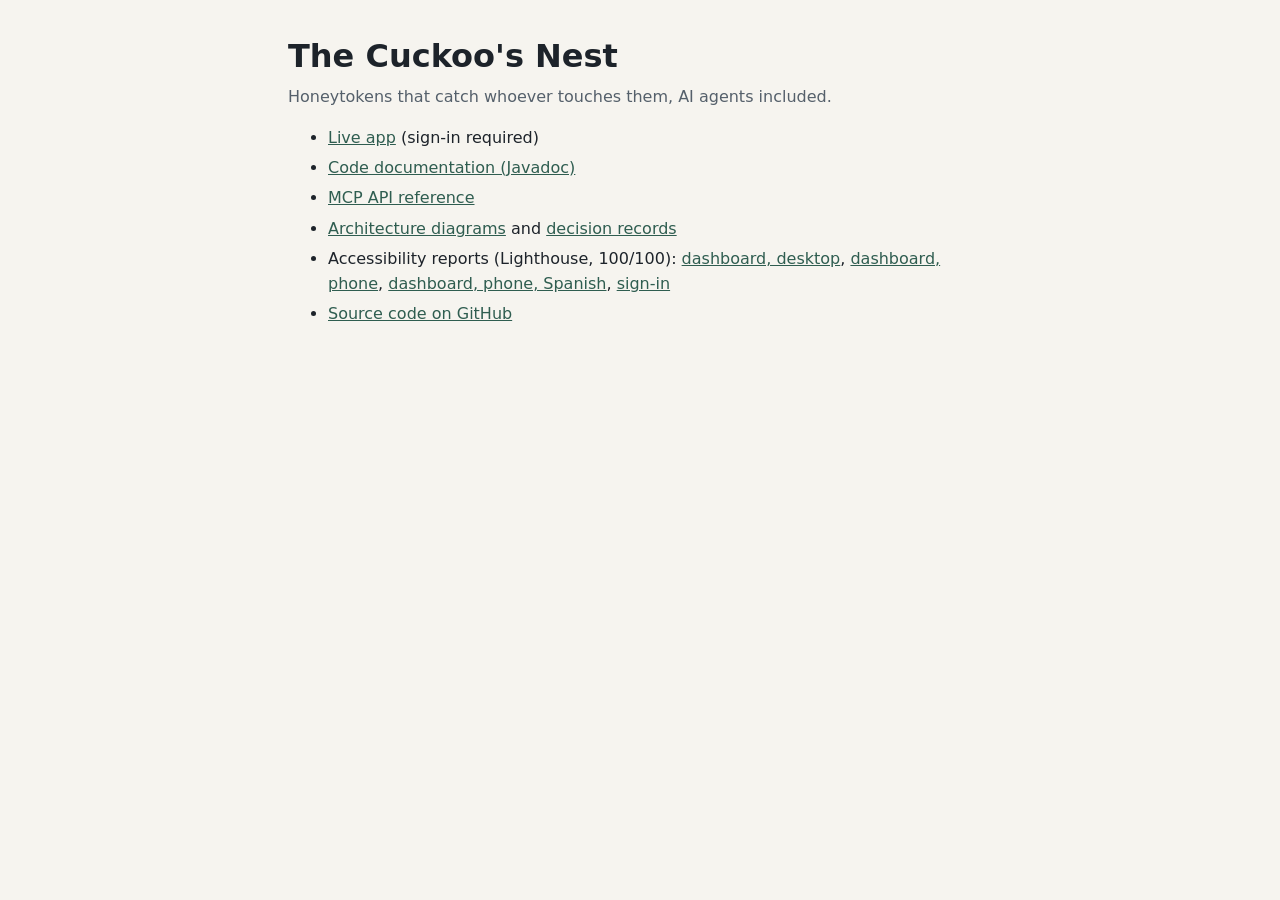
<file: docs/site/index.html>
<!DOCTYPE html>
<html lang="en">
<head>
    <meta charset="utf-8">
    <meta name="viewport" content="width=device-width, initial-scale=1">
    <title>The Cuckoo's Nest: documentation</title>
    <style>
        body { font-family: system-ui, -apple-system, "Segoe UI", Roboto, sans-serif; max-width: 44rem;
               margin: 2rem auto; padding: 0 1rem; line-height: 1.55; color: #1d232a; background: #f6f4ef; }
        a { color: #2f5d50; }
        h1 { margin-bottom: .2rem; }
        .muted { color: #55606b; margin-top: 0; }
        li { margin: .35rem 0; }
    </style>
</head>
<body>
<main>
    <h1>The Cuckoo's Nest</h1>
    <p class="muted">Honeytokens that catch whoever touches them, AI agents included.</p>
    <ul>
        <li><a href="https://54-186-140-252.sslip.io">Live app</a> (sign-in required)</li>
        <li><a href="javadoc/index.html">Code documentation (Javadoc)</a></li>
        <li><a href="https://github.com/RandyBauer/cuckoos-nest/blob/main/docs/MCP.md">MCP API reference</a></li>
        <li><a href="https://github.com/RandyBauer/cuckoos-nest/blob/main/docs/ARCHITECTURE.md">Architecture diagrams</a>
            and <a href="https://github.com/RandyBauer/cuckoos-nest/blob/main/docs/adr/README.md">decision records</a></li>
        <li>Accessibility reports (Lighthouse, 100/100):
            <a href="accessibility/dashboard-desktop.report.html">dashboard, desktop</a>,
            <a href="accessibility/dashboard-mobile.report.html">dashboard, phone</a>,
            <a href="accessibility/dashboard-es-mobile.report.html">dashboard, phone, Spanish</a>,
            <a href="accessibility/login-mobile.report.html">sign-in</a></li>
        <li><a href="https://github.com/RandyBauer/cuckoos-nest">Source code on GitHub</a></li>
    </ul>
</main>
</body>
</html>
</file>
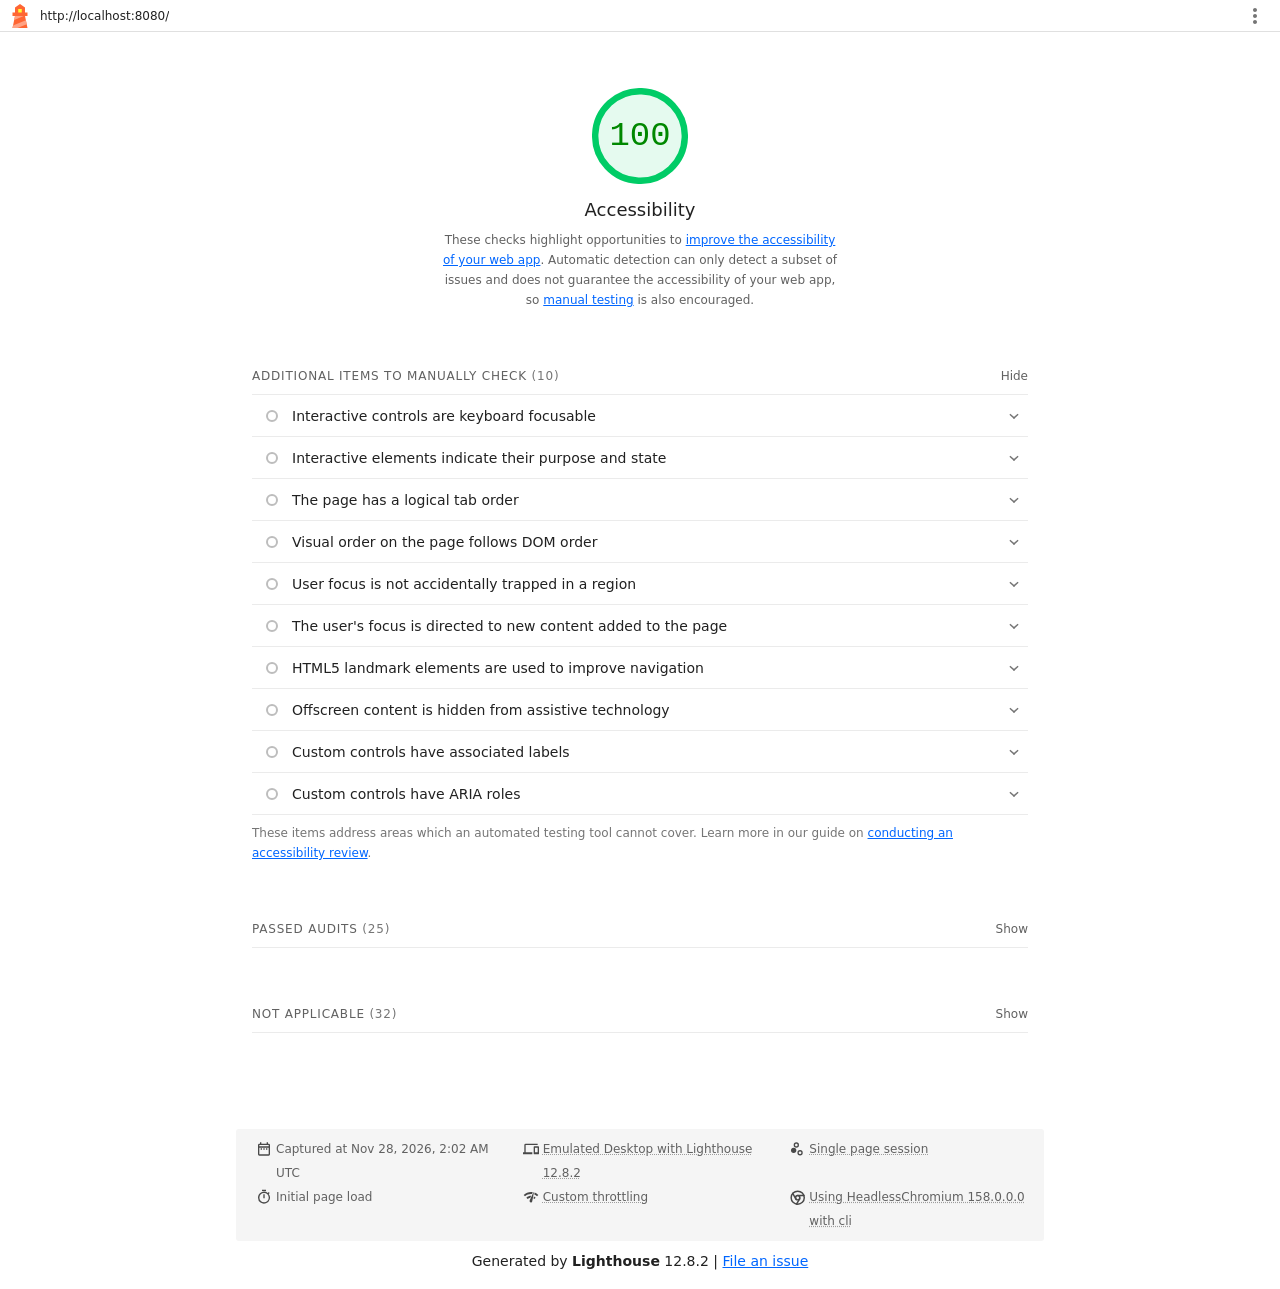
<file: docs/accessibility/dashboard-desktop.report.html>
<!--
@license
Copyright 2018 Google LLC
SPDX-License-Identifier: Apache-2.0
-->
<!doctype html>
<html lang="en">
<head>
  <meta charset="utf-8">
  <meta name="viewport" content="width=device-width, initial-scale=1, minimum-scale=1">
  <link rel="icon" href='data:image/svg+xml;utf8,<svg fill="none" xmlns="http://www.w3.org/2000/svg" viewBox="0 0 48 48"><path d="m14 7 10-7 10 7v10h5v7h-5l5 24H9l5-24H9v-7h5V7Z" fill="%23F63"/><path d="M31.561 24H14l-1.689 8.105L31.561 24ZM18.983 48H9l1.022-4.907L35.723 32.27l1.663 7.98L18.983 48Z" fill="%23FFA385"/><path fill="%23FF3" d="M20.5 10h7v7h-7z"/></svg>'>
  <title>Lighthouse Report</title>
  <style>body {margin: 0}</style>
</head>
<body>
  <noscript>Lighthouse report requires JavaScript. Please enable.</noscript>

  <div id="lh-log"></div>

  <script>window.__LIGHTHOUSE_JSON__ = {"lighthouseVersion":"12.8.2","requestedUrl":"http://localhost:8080/","mainDocumentUrl":"http://localhost:8080/","finalDisplayedUrl":"http://localhost:8080/","finalUrl":"http://localhost:8080/","fetchTime":"2026-11-28T02:02:23.573Z","gatherMode":"navigation","runWarnings":[],"userAgent":"Mozilla/5.0 (Windows NT 10.0; Win64; x64) AppleWebKit/537.36 (KHTML, like Gecko) HeadlessChrome/158.0.0.0 Safari/537.36 Edg/158.0.0.0","environment":{"networkUserAgent":"Mozilla/5.0 (Macintosh; Intel Mac OS X 10_15_7) AppleWebKit/537.36 (KHTML, like Gecko) Chrome/136.0.0.0 Safari/537.36","hostUserAgent":"Mozilla/5.0 (Windows NT 10.0; Win64; x64) AppleWebKit/537.36 (KHTML, like Gecko) HeadlessChrome/158.0.0.0 Safari/537.36 Edg/158.0.0.0","benchmarkIndex":3024,"credits":{"axe-core":"4.14.1"}},"audits":{"accesskeys":{"id":"accesskeys","title":"`[accesskey]` values are unique","description":"Access keys let users quickly focus a part of the page. For proper navigation, each access key must be unique. [Learn more about access keys](https://dequeuniversity.com/rules/axe/4.10/accesskeys).","score":null,"scoreDisplayMode":"notApplicable"},"aria-allowed-attr":{"id":"aria-allowed-attr","title":"`[aria-*]` attributes match their roles","description":"Each ARIA `role` supports a specific subset of `aria-*` attributes. Mismatching these invalidates the `aria-*` attributes. [Learn how to match ARIA attributes to their roles](https://dequeuniversity.com/rules/axe/4.10/aria-allowed-attr).","score":1,"scoreDisplayMode":"binary","details":{"type":"table","headings":[{"key":"node","valueType":"node","subItemsHeading":{"key":"relatedNode","valueType":"node"},"label":"Failing Elements"}],"items":[]}},"aria-allowed-role":{"id":"aria-allowed-role","title":"Uses ARIA roles only on compatible elements","description":"Many HTML elements can only be assigned certain ARIA roles. Using ARIA roles where they are not allowed can interfere with the accessibility of the web page. [Learn more about ARIA roles](https://dequeuniversity.com/rules/axe/4.10/aria-allowed-role).","score":1,"scoreDisplayMode":"binary","details":{"type":"table","headings":[{"key":"node","valueType":"node","subItemsHeading":{"key":"relatedNode","valueType":"node"},"label":"Failing Elements"}],"items":[]}},"aria-command-name":{"id":"aria-command-name","title":"`button`, `link`, and `menuitem` elements have accessible names","description":"When an element doesn't have an accessible name, screen readers announce it with a generic name, making it unusable for users who rely on screen readers. [Learn how to make command elements more accessible](https://dequeuniversity.com/rules/axe/4.10/aria-command-name).","score":null,"scoreDisplayMode":"notApplicable"},"aria-conditional-attr":{"id":"aria-conditional-attr","title":"ARIA attributes are used as specified for the element's role","description":"Some ARIA attributes are only allowed on an element under certain conditions. [Learn more about conditional ARIA attributes](https://dequeuniversity.com/rules/axe/4.10/aria-conditional-attr).","score":1,"scoreDisplayMode":"binary","details":{"type":"table","headings":[{"key":"node","valueType":"node","subItemsHeading":{"key":"relatedNode","valueType":"node"},"label":"Failing Elements"}],"items":[]}},"aria-deprecated-role":{"id":"aria-deprecated-role","title":"Deprecated ARIA roles were not used","description":"Deprecated ARIA roles may not be processed correctly by assistive technology. [Learn more about deprecated ARIA roles](https://dequeuniversity.com/rules/axe/4.10/aria-deprecated-role).","score":1,"scoreDisplayMode":"binary","details":{"type":"table","headings":[{"key":"node","valueType":"node","subItemsHeading":{"key":"relatedNode","valueType":"node"},"label":"Failing Elements"}],"items":[]}},"aria-dialog-name":{"id":"aria-dialog-name","title":"Elements with `role=\"dialog\"` or `role=\"alertdialog\"` have accessible names.","description":"ARIA dialog elements without accessible names may prevent screen readers users from discerning the purpose of these elements. [Learn how to make ARIA dialog elements more accessible](https://dequeuniversity.com/rules/axe/4.10/aria-dialog-name).","score":null,"scoreDisplayMode":"notApplicable"},"aria-hidden-body":{"id":"aria-hidden-body","title":"`[aria-hidden=\"true\"]` is not present on the document `\u003cbody>`","description":"Assistive technologies, like screen readers, work inconsistently when `aria-hidden=\"true\"` is set on the document `\u003cbody>`. [Learn how `aria-hidden` affects the document body](https://dequeuniversity.com/rules/axe/4.10/aria-hidden-body).","score":1,"scoreDisplayMode":"binary","details":{"type":"table","headings":[{"key":"node","valueType":"node","subItemsHeading":{"key":"relatedNode","valueType":"node"},"label":"Failing Elements"}],"items":[]}},"aria-hidden-focus":{"id":"aria-hidden-focus","title":"`[aria-hidden=\"true\"]` elements do not contain focusable descendents","description":"Focusable descendents within an `[aria-hidden=\"true\"]` element prevent those interactive elements from being available to users of assistive technologies like screen readers. [Learn how `aria-hidden` affects focusable elements](https://dequeuniversity.com/rules/axe/4.10/aria-hidden-focus).","score":null,"scoreDisplayMode":"notApplicable"},"aria-input-field-name":{"id":"aria-input-field-name","title":"ARIA input fields have accessible names","description":"When an input field doesn't have an accessible name, screen readers announce it with a generic name, making it unusable for users who rely on screen readers. [Learn more about input field labels](https://dequeuniversity.com/rules/axe/4.10/aria-input-field-name).","score":null,"scoreDisplayMode":"notApplicable"},"aria-meter-name":{"id":"aria-meter-name","title":"ARIA `meter` elements have accessible names","description":"When a meter element doesn't have an accessible name, screen readers announce it with a generic name, making it unusable for users who rely on screen readers. [Learn how to name `meter` elements](https://dequeuniversity.com/rules/axe/4.10/aria-meter-name).","score":null,"scoreDisplayMode":"notApplicable"},"aria-progressbar-name":{"id":"aria-progressbar-name","title":"ARIA `progressbar` elements have accessible names","description":"When a `progressbar` element doesn't have an accessible name, screen readers announce it with a generic name, making it unusable for users who rely on screen readers. [Learn how to label `progressbar` elements](https://dequeuniversity.com/rules/axe/4.10/aria-progressbar-name).","score":null,"scoreDisplayMode":"notApplicable"},"aria-prohibited-attr":{"id":"aria-prohibited-attr","title":"Elements use only permitted ARIA attributes","description":"Using ARIA attributes in roles where they are prohibited can mean that important information is not communicated to users of assistive technologies. [Learn more about prohibited ARIA roles](https://dequeuniversity.com/rules/axe/4.10/aria-prohibited-attr).","score":1,"scoreDisplayMode":"binary","details":{"type":"table","headings":[{"key":"node","valueType":"node","subItemsHeading":{"key":"relatedNode","valueType":"node"},"label":"Failing Elements"}],"items":[]}},"aria-required-attr":{"id":"aria-required-attr","title":"`[role]`s have all required `[aria-*]` attributes","description":"Some ARIA roles have required attributes that describe the state of the element to screen readers. [Learn more about roles and required attributes](https://dequeuniversity.com/rules/axe/4.10/aria-required-attr).","score":1,"scoreDisplayMode":"binary","details":{"type":"table","headings":[{"key":"node","valueType":"node","subItemsHeading":{"key":"relatedNode","valueType":"node"},"label":"Failing Elements"}],"items":[]}},"aria-required-children":{"id":"aria-required-children","title":"Elements with an ARIA `[role]` that require children to contain a specific `[role]` have all required children.","description":"Some ARIA parent roles must contain specific child roles to perform their intended accessibility functions. [Learn more about roles and required children elements](https://dequeuniversity.com/rules/axe/4.10/aria-required-children).","score":null,"scoreDisplayMode":"notApplicable"},"aria-required-parent":{"id":"aria-required-parent","title":"`[role]`s are contained by their required parent element","description":"Some ARIA child roles must be contained by specific parent roles to properly perform their intended accessibility functions. [Learn more about ARIA roles and required parent element](https://dequeuniversity.com/rules/axe/4.10/aria-required-parent).","score":null,"scoreDisplayMode":"notApplicable"},"aria-roles":{"id":"aria-roles","title":"`[role]` values are valid","description":"ARIA roles must have valid values in order to perform their intended accessibility functions. [Learn more about valid ARIA roles](https://dequeuniversity.com/rules/axe/4.10/aria-roles).","score":1,"scoreDisplayMode":"binary","details":{"type":"table","headings":[{"key":"node","valueType":"node","subItemsHeading":{"key":"relatedNode","valueType":"node"},"label":"Failing Elements"}],"items":[]}},"aria-text":{"id":"aria-text","title":"Elements with the `role=text` attribute do not have focusable descendents.","description":"Adding `role=text` around a text node split by markup enables VoiceOver to treat it as one phrase, but the element's focusable descendents will not be announced. [Learn more about the `role=text` attribute](https://dequeuniversity.com/rules/axe/4.10/aria-text).","score":null,"scoreDisplayMode":"notApplicable"},"aria-toggle-field-name":{"id":"aria-toggle-field-name","title":"ARIA toggle fields have accessible names","description":"When a toggle field doesn't have an accessible name, screen readers announce it with a generic name, making it unusable for users who rely on screen readers. [Learn more about toggle fields](https://dequeuniversity.com/rules/axe/4.10/aria-toggle-field-name).","score":null,"scoreDisplayMode":"notApplicable"},"aria-tooltip-name":{"id":"aria-tooltip-name","title":"ARIA `tooltip` elements have accessible names","description":"When a tooltip element doesn't have an accessible name, screen readers announce it with a generic name, making it unusable for users who rely on screen readers. [Learn how to name `tooltip` elements](https://dequeuniversity.com/rules/axe/4.10/aria-tooltip-name).","score":null,"scoreDisplayMode":"notApplicable"},"aria-treeitem-name":{"id":"aria-treeitem-name","title":"ARIA `treeitem` elements have accessible names","description":"When a `treeitem` element doesn't have an accessible name, screen readers announce it with a generic name, making it unusable for users who rely on screen readers. [Learn more about labeling `treeitem` elements](https://dequeuniversity.com/rules/axe/4.10/aria-treeitem-name).","score":null,"scoreDisplayMode":"notApplicable"},"aria-valid-attr-value":{"id":"aria-valid-attr-value","title":"`[aria-*]` attributes have valid values","description":"Assistive technologies, like screen readers, can't interpret ARIA attributes with invalid values. [Learn more about valid values for ARIA attributes](https://dequeuniversity.com/rules/axe/4.10/aria-valid-attr-value).","score":1,"scoreDisplayMode":"binary","details":{"type":"table","headings":[{"key":"node","valueType":"node","subItemsHeading":{"key":"relatedNode","valueType":"node"},"label":"Failing Elements"}],"items":[]}},"aria-valid-attr":{"id":"aria-valid-attr","title":"`[aria-*]` attributes are valid and not misspelled","description":"Assistive technologies, like screen readers, can't interpret ARIA attributes with invalid names. [Learn more about valid ARIA attributes](https://dequeuniversity.com/rules/axe/4.10/aria-valid-attr).","score":1,"scoreDisplayMode":"binary","details":{"type":"table","headings":[{"key":"node","valueType":"node","subItemsHeading":{"key":"relatedNode","valueType":"node"},"label":"Failing Elements"}],"items":[]}},"button-name":{"id":"button-name","title":"Buttons have an accessible name","description":"When a button doesn't have an accessible name, screen readers announce it as \"button\", making it unusable for users who rely on screen readers. [Learn how to make buttons more accessible](https://dequeuniversity.com/rules/axe/4.10/button-name).","score":1,"scoreDisplayMode":"binary","details":{"type":"table","headings":[{"key":"node","valueType":"node","subItemsHeading":{"key":"relatedNode","valueType":"node"},"label":"Failing Elements"}],"items":[]}},"bypass":{"id":"bypass","title":"The page contains a heading, skip link, or landmark region","description":"Adding ways to bypass repetitive content lets keyboard users navigate the page more efficiently. [Learn more about bypass blocks](https://dequeuniversity.com/rules/axe/4.10/bypass).","score":null,"scoreDisplayMode":"notApplicable"},"color-contrast":{"id":"color-contrast","title":"Background and foreground colors have a sufficient contrast ratio","description":"Low-contrast text is difficult or impossible for many users to read. [Learn how to provide sufficient color contrast](https://dequeuniversity.com/rules/axe/4.10/color-contrast).","score":1,"scoreDisplayMode":"binary","details":{"type":"table","headings":[{"key":"node","valueType":"node","subItemsHeading":{"key":"relatedNode","valueType":"node"},"label":"Failing Elements"}],"items":[]}},"definition-list":{"id":"definition-list","title":"`\u003cdl>`'s contain only properly-ordered `\u003cdt>` and `\u003cdd>` groups, `\u003cscript>`, `\u003ctemplate>` or `\u003cdiv>` elements.","description":"When definition lists are not properly marked up, screen readers may produce confusing or inaccurate output. [Learn how to structure definition lists correctly](https://dequeuniversity.com/rules/axe/4.10/definition-list).","score":null,"scoreDisplayMode":"notApplicable"},"dlitem":{"id":"dlitem","title":"Definition list items are wrapped in `\u003cdl>` elements","description":"Definition list items (`\u003cdt>` and `\u003cdd>`) must be wrapped in a parent `\u003cdl>` element to ensure that screen readers can properly announce them. [Learn how to structure definition lists correctly](https://dequeuniversity.com/rules/axe/4.10/dlitem).","score":null,"scoreDisplayMode":"notApplicable"},"document-title":{"id":"document-title","title":"Document has a `\u003ctitle>` element","description":"The title gives screen reader users an overview of the page, and search engine users rely on it heavily to determine if a page is relevant to their search. [Learn more about document titles](https://dequeuniversity.com/rules/axe/4.10/document-title).","score":1,"scoreDisplayMode":"binary","details":{"type":"table","headings":[{"key":"node","valueType":"node","subItemsHeading":{"key":"relatedNode","valueType":"node"},"label":"Failing Elements"}],"items":[]}},"duplicate-id-aria":{"id":"duplicate-id-aria","title":"ARIA IDs are unique","description":"The value of an ARIA ID must be unique to prevent other instances from being overlooked by assistive technologies. [Learn how to fix duplicate ARIA IDs](https://dequeuniversity.com/rules/axe/4.10/duplicate-id-aria).","score":null,"scoreDisplayMode":"notApplicable"},"empty-heading":{"id":"empty-heading","title":"All heading elements contain content.","description":"A heading with no content or inaccessible text prevent screen reader users from accessing information on the page's structure. [Learn more about headings](https://dequeuniversity.com/rules/axe/4.10/empty-heading).","score":null,"scoreDisplayMode":"notApplicable"},"form-field-multiple-labels":{"id":"form-field-multiple-labels","title":"No form fields have multiple labels","description":"Form fields with multiple labels can be confusingly announced by assistive technologies like screen readers which use either the first, the last, or all of the labels. [Learn how to use form labels](https://dequeuniversity.com/rules/axe/4.10/form-field-multiple-labels).","score":null,"scoreDisplayMode":"notApplicable"},"frame-title":{"id":"frame-title","title":"`\u003cframe>` or `\u003ciframe>` elements have a title","description":"Screen reader users rely on frame titles to describe the contents of frames. [Learn more about frame titles](https://dequeuniversity.com/rules/axe/4.10/frame-title).","score":null,"scoreDisplayMode":"notApplicable"},"heading-order":{"id":"heading-order","title":"Heading elements appear in a sequentially-descending order","description":"Properly ordered headings that do not skip levels convey the semantic structure of the page, making it easier to navigate and understand when using assistive technologies. [Learn more about heading order](https://dequeuniversity.com/rules/axe/4.10/heading-order).","score":1,"scoreDisplayMode":"binary","details":{"type":"table","headings":[{"key":"node","valueType":"node","subItemsHeading":{"key":"relatedNode","valueType":"node"},"label":"Failing Elements"}],"items":[]}},"html-has-lang":{"id":"html-has-lang","title":"`\u003chtml>` element has a `[lang]` attribute","description":"If a page doesn't specify a `lang` attribute, a screen reader assumes that the page is in the default language that the user chose when setting up the screen reader. If the page isn't actually in the default language, then the screen reader might not announce the page's text correctly. [Learn more about the `lang` attribute](https://dequeuniversity.com/rules/axe/4.10/html-has-lang).","score":1,"scoreDisplayMode":"binary","details":{"type":"table","headings":[{"key":"node","valueType":"node","subItemsHeading":{"key":"relatedNode","valueType":"node"},"label":"Failing Elements"}],"items":[]}},"html-lang-valid":{"id":"html-lang-valid","title":"`\u003chtml>` element has a valid value for its `[lang]` attribute","description":"Specifying a valid [BCP 47 language](https://www.w3.org/International/questions/qa-choosing-language-tags#question) helps screen readers announce text properly. [Learn how to use the `lang` attribute](https://dequeuniversity.com/rules/axe/4.10/html-lang-valid).","score":1,"scoreDisplayMode":"binary","details":{"type":"table","headings":[{"key":"node","valueType":"node","subItemsHeading":{"key":"relatedNode","valueType":"node"},"label":"Failing Elements"}],"items":[]}},"html-xml-lang-mismatch":{"id":"html-xml-lang-mismatch","title":"`\u003chtml>` element has an `[xml:lang]` attribute with the same base language as the `[lang]` attribute.","description":"If the webpage does not specify a consistent language, then the screen reader might not announce the page's text correctly. [Learn more about the `lang` attribute](https://dequeuniversity.com/rules/axe/4.10/html-xml-lang-mismatch).","score":null,"scoreDisplayMode":"notApplicable"},"identical-links-same-purpose":{"id":"identical-links-same-purpose","title":"Identical links have the same purpose.","description":"Links with the same destination should have the same description, to help users understand the link's purpose and decide whether to follow it. [Learn more about identical links](https://dequeuniversity.com/rules/axe/4.10/identical-links-same-purpose).","score":null,"scoreDisplayMode":"notApplicable"},"image-alt":{"id":"image-alt","title":"Image elements have `[alt]` attributes","description":"Informative elements should aim for short, descriptive alternate text. Decorative elements can be ignored with an empty alt attribute. [Learn more about the `alt` attribute](https://dequeuniversity.com/rules/axe/4.10/image-alt).","score":null,"scoreDisplayMode":"notApplicable"},"image-redundant-alt":{"id":"image-redundant-alt","title":"Image elements do not have `[alt]` attributes that are redundant text.","description":"Informative elements should aim for short, descriptive alternative text. Alternative text that is exactly the same as the text adjacent to the link or image is potentially confusing for screen reader users, because the text will be read twice. [Learn more about the `alt` attribute](https://dequeuniversity.com/rules/axe/4.10/image-redundant-alt).","score":null,"scoreDisplayMode":"notApplicable"},"input-button-name":{"id":"input-button-name","title":"Input buttons have discernible text.","description":"Adding discernable and accessible text to input buttons may help screen reader users understand the purpose of the input button. [Learn more about input buttons](https://dequeuniversity.com/rules/axe/4.10/input-button-name).","score":null,"scoreDisplayMode":"notApplicable"},"input-image-alt":{"id":"input-image-alt","title":"`\u003cinput type=\"image\">` elements have `[alt]` text","description":"When an image is being used as an `\u003cinput>` button, providing alternative text can help screen reader users understand the purpose of the button. [Learn about input image alt text](https://dequeuniversity.com/rules/axe/4.10/input-image-alt).","score":null,"scoreDisplayMode":"notApplicable"},"label-content-name-mismatch":{"id":"label-content-name-mismatch","title":"Elements with visible text labels have matching accessible names.","description":"Visible text labels that do not match the accessible name can result in a confusing experience for screen reader users. [Learn more about accessible names](https://dequeuniversity.com/rules/axe/4.10/label-content-name-mismatch).","score":1,"scoreDisplayMode":"binary","details":{"type":"table","headings":[{"key":"node","valueType":"node","subItemsHeading":{"key":"relatedNode","valueType":"node"},"label":"Failing Elements"}],"items":[]}},"label":{"id":"label","title":"Form elements have associated labels","description":"Labels ensure that form controls are announced properly by assistive technologies, like screen readers. [Learn more about form element labels](https://dequeuniversity.com/rules/axe/4.10/label).","score":1,"scoreDisplayMode":"binary","details":{"type":"table","headings":[{"key":"node","valueType":"node","subItemsHeading":{"key":"relatedNode","valueType":"node"},"label":"Failing Elements"}],"items":[]}},"landmark-one-main":{"id":"landmark-one-main","title":"Document has a main landmark.","description":"One main landmark helps screen reader users navigate a web page. [Learn more about landmarks](https://dequeuniversity.com/rules/axe/4.10/landmark-one-main).","score":null,"scoreDisplayMode":"notApplicable"},"link-name":{"id":"link-name","title":"Links have a discernible name","description":"Link text (and alternate text for images, when used as links) that is discernible, unique, and focusable improves the navigation experience for screen reader users. [Learn how to make links accessible](https://dequeuniversity.com/rules/axe/4.10/link-name).","score":1,"scoreDisplayMode":"binary","details":{"type":"table","headings":[{"key":"node","valueType":"node","subItemsHeading":{"key":"relatedNode","valueType":"node"},"label":"Failing Elements"}],"items":[]}},"link-in-text-block":{"id":"link-in-text-block","title":"Links are distinguishable without relying on color.","description":"Low-contrast text is difficult or impossible for many users to read. Link text that is discernible improves the experience for users with low vision. [Learn how to make links distinguishable](https://dequeuniversity.com/rules/axe/4.10/link-in-text-block).","score":null,"scoreDisplayMode":"notApplicable"},"list":{"id":"list","title":"Lists contain only `\u003cli>` elements and script supporting elements (`\u003cscript>` and `\u003ctemplate>`).","description":"Screen readers have a specific way of announcing lists. Ensuring proper list structure aids screen reader output. [Learn more about proper list structure](https://dequeuniversity.com/rules/axe/4.10/list).","score":null,"scoreDisplayMode":"notApplicable"},"listitem":{"id":"listitem","title":"List items (`\u003cli>`) are contained within `\u003cul>`, `\u003col>` or `\u003cmenu>` parent elements","description":"Screen readers require list items (`\u003cli>`) to be contained within a parent `\u003cul>`, `\u003col>` or `\u003cmenu>` to be announced properly. [Learn more about proper list structure](https://dequeuniversity.com/rules/axe/4.10/listitem).","score":null,"scoreDisplayMode":"notApplicable"},"meta-refresh":{"id":"meta-refresh","title":"The document does not use `\u003cmeta http-equiv=\"refresh\">`","description":"Users do not expect a page to refresh automatically, and doing so will move focus back to the top of the page. This may create a frustrating or confusing experience. [Learn more about the refresh meta tag](https://dequeuniversity.com/rules/axe/4.10/meta-refresh).","score":null,"scoreDisplayMode":"notApplicable"},"meta-viewport":{"id":"meta-viewport","title":"`[user-scalable=\"no\"]` is not used in the `\u003cmeta name=\"viewport\">` element and the `[maximum-scale]` attribute is not less than 5.","description":"Disabling zooming is problematic for users with low vision who rely on screen magnification to properly see the contents of a web page. [Learn more about the viewport meta tag](https://dequeuniversity.com/rules/axe/4.10/meta-viewport).","score":1,"scoreDisplayMode":"binary","details":{"type":"table","headings":[{"key":"node","valueType":"node","subItemsHeading":{"key":"relatedNode","valueType":"node"},"label":"Failing Elements"}],"items":[]}},"object-alt":{"id":"object-alt","title":"`\u003cobject>` elements have alternate text","description":"Screen readers cannot translate non-text content. Adding alternate text to `\u003cobject>` elements helps screen readers convey meaning to users. [Learn more about alt text for `object` elements](https://dequeuniversity.com/rules/axe/4.10/object-alt).","score":null,"scoreDisplayMode":"notApplicable"},"select-name":{"id":"select-name","title":"Select elements have associated label elements.","description":"Form elements without effective labels can create frustrating experiences for screen reader users. [Learn more about the `select` element](https://dequeuniversity.com/rules/axe/4.10/select-name).","score":1,"scoreDisplayMode":"binary","details":{"type":"table","headings":[{"key":"node","valueType":"node","subItemsHeading":{"key":"relatedNode","valueType":"node"},"label":"Failing Elements"}],"items":[]}},"skip-link":{"id":"skip-link","title":"Skip links are focusable.","description":"Including a skip link can help users skip to the main content to save time. [Learn more about skip links](https://dequeuniversity.com/rules/axe/4.10/skip-link).","score":1,"scoreDisplayMode":"binary","details":{"type":"table","headings":[{"key":"node","valueType":"node","subItemsHeading":{"key":"relatedNode","valueType":"node"},"label":"Failing Elements"}],"items":[]}},"tabindex":{"id":"tabindex","title":"No element has a `[tabindex]` value greater than 0","description":"A value greater than 0 implies an explicit navigation ordering. Although technically valid, this often creates frustrating experiences for users who rely on assistive technologies. [Learn more about the `tabindex` attribute](https://dequeuniversity.com/rules/axe/4.10/tabindex).","score":null,"scoreDisplayMode":"notApplicable"},"table-duplicate-name":{"id":"table-duplicate-name","title":"Tables have different content in the summary attribute and `\u003ccaption>`.","description":"The summary attribute should describe the table structure, while `\u003ccaption>` should have the onscreen title. Accurate table mark-up helps users of screen readers. [Learn more about summary and caption](https://dequeuniversity.com/rules/axe/4.10/table-duplicate-name).","score":1,"scoreDisplayMode":"binary","details":{"type":"table","headings":[{"key":"node","valueType":"node","subItemsHeading":{"key":"relatedNode","valueType":"node"},"label":"Failing Elements"}],"items":[]}},"table-fake-caption":{"id":"table-fake-caption","title":"Tables use `\u003ccaption>` instead of cells with the `[colspan]` attribute to indicate a caption.","description":"Screen readers have features to make navigating tables easier. Ensuring that tables use the actual caption element instead of cells with the `[colspan]` attribute may improve the experience for screen reader users. [Learn more about captions](https://dequeuniversity.com/rules/axe/4.10/table-fake-caption).","score":1,"scoreDisplayMode":"binary","details":{"type":"table","headings":[{"key":"node","valueType":"node","subItemsHeading":{"key":"relatedNode","valueType":"node"},"label":"Failing Elements"}],"items":[]}},"target-size":{"id":"target-size","title":"Touch targets have sufficient size and spacing.","description":"Touch targets with sufficient size and spacing help users who may have difficulty targeting small controls to activate the targets. [Learn more about touch targets](https://dequeuniversity.com/rules/axe/4.10/target-size).","score":1,"scoreDisplayMode":"binary","details":{"type":"table","headings":[{"key":"node","valueType":"node","subItemsHeading":{"key":"relatedNode","valueType":"node"},"label":"Failing Elements"}],"items":[]}},"td-has-header":{"id":"td-has-header","title":"`\u003ctd>` elements in a large `\u003ctable>` have one or more table headers.","description":"Screen readers have features to make navigating tables easier. Ensuring that `\u003ctd>` elements in a large table (3 or more cells in width and height) have an associated table header may improve the experience for screen reader users. [Learn more about table headers](https://dequeuniversity.com/rules/axe/4.10/td-has-header).","score":1,"scoreDisplayMode":"binary","details":{"type":"table","headings":[{"key":"node","valueType":"node","subItemsHeading":{"key":"relatedNode","valueType":"node"},"label":"Failing Elements"}],"items":[]}},"td-headers-attr":{"id":"td-headers-attr","title":"Cells in a `\u003ctable>` element that use the `[headers]` attribute refer to table cells within the same table.","description":"Screen readers have features to make navigating tables easier. Ensuring `\u003ctd>` cells using the `[headers]` attribute only refer to other cells in the same table may improve the experience for screen reader users. [Learn more about the `headers` attribute](https://dequeuniversity.com/rules/axe/4.10/td-headers-attr).","score":1,"scoreDisplayMode":"binary","details":{"type":"table","headings":[{"key":"node","valueType":"node","subItemsHeading":{"key":"relatedNode","valueType":"node"},"label":"Failing Elements"}],"items":[]}},"th-has-data-cells":{"id":"th-has-data-cells","title":"`\u003cth>` elements and elements with `[role=\"columnheader\"/\"rowheader\"]` have data cells they describe.","description":"Screen readers have features to make navigating tables easier. Ensuring table headers always refer to some set of cells may improve the experience for screen reader users. [Learn more about table headers](https://dequeuniversity.com/rules/axe/4.10/th-has-data-cells).","score":null,"scoreDisplayMode":"notApplicable"},"valid-lang":{"id":"valid-lang","title":"`[lang]` attributes have a valid value","description":"Specifying a valid [BCP 47 language](https://www.w3.org/International/questions/qa-choosing-language-tags#question) on elements helps ensure that text is pronounced correctly by a screen reader. [Learn how to use the `lang` attribute](https://dequeuniversity.com/rules/axe/4.10/valid-lang).","score":1,"scoreDisplayMode":"binary","details":{"type":"table","headings":[{"key":"node","valueType":"node","subItemsHeading":{"key":"relatedNode","valueType":"node"},"label":"Failing Elements"}],"items":[]}},"video-caption":{"id":"video-caption","title":"`\u003cvideo>` elements contain a `\u003ctrack>` element with `[kind=\"captions\"]`","description":"When a video provides a caption it is easier for deaf and hearing impaired users to access its information. [Learn more about video captions](https://dequeuniversity.com/rules/axe/4.10/video-caption).","score":null,"scoreDisplayMode":"notApplicable"},"custom-controls-labels":{"id":"custom-controls-labels","title":"Custom controls have associated labels","description":"Custom interactive controls have associated labels, provided by aria-label or aria-labelledby. [Learn more about custom controls and labels](https://developer.chrome.com/docs/lighthouse/accessibility/custom-controls-labels/).","score":null,"scoreDisplayMode":"manual"},"custom-controls-roles":{"id":"custom-controls-roles","title":"Custom controls have ARIA roles","description":"Custom interactive controls have appropriate ARIA roles. [Learn how to add roles to custom controls](https://developer.chrome.com/docs/lighthouse/accessibility/custom-control-roles/).","score":null,"scoreDisplayMode":"manual"},"focus-traps":{"id":"focus-traps","title":"User focus is not accidentally trapped in a region","description":"A user can tab into and out of any control or region without accidentally trapping their focus. [Learn how to avoid focus traps](https://developer.chrome.com/docs/lighthouse/accessibility/focus-traps/).","score":null,"scoreDisplayMode":"manual"},"focusable-controls":{"id":"focusable-controls","title":"Interactive controls are keyboard focusable","description":"Custom interactive controls are keyboard focusable and display a focus indicator. [Learn how to make custom controls focusable](https://developer.chrome.com/docs/lighthouse/accessibility/focusable-controls/).","score":null,"scoreDisplayMode":"manual"},"interactive-element-affordance":{"id":"interactive-element-affordance","title":"Interactive elements indicate their purpose and state","description":"Interactive elements, such as links and buttons, should indicate their state and be distinguishable from non-interactive elements. [Learn how to decorate interactive elements with affordance hints](https://developer.chrome.com/docs/lighthouse/accessibility/interactive-element-affordance/).","score":null,"scoreDisplayMode":"manual"},"logical-tab-order":{"id":"logical-tab-order","title":"The page has a logical tab order","description":"Tabbing through the page follows the visual layout. Users cannot focus elements that are offscreen. [Learn more about logical tab ordering](https://developer.chrome.com/docs/lighthouse/accessibility/logical-tab-order/).","score":null,"scoreDisplayMode":"manual"},"managed-focus":{"id":"managed-focus","title":"The user's focus is directed to new content added to the page","description":"If new content, such as a dialog, is added to the page, the user's focus is directed to it. [Learn how to direct focus to new content](https://developer.chrome.com/docs/lighthouse/accessibility/managed-focus/).","score":null,"scoreDisplayMode":"manual"},"offscreen-content-hidden":{"id":"offscreen-content-hidden","title":"Offscreen content is hidden from assistive technology","description":"Offscreen content is hidden with display: none or aria-hidden=true. [Learn how to properly hide offscreen content](https://developer.chrome.com/docs/lighthouse/accessibility/offscreen-content-hidden/).","score":null,"scoreDisplayMode":"manual"},"use-landmarks":{"id":"use-landmarks","title":"HTML5 landmark elements are used to improve navigation","description":"Landmark elements (`\u003cmain>`, `\u003cnav>`, etc.) are used to improve the keyboard navigation of the page for assistive technology. [Learn more about landmark elements](https://developer.chrome.com/docs/lighthouse/accessibility/use-landmarks/).","score":null,"scoreDisplayMode":"manual"},"visual-order-follows-dom":{"id":"visual-order-follows-dom","title":"Visual order on the page follows DOM order","description":"DOM order matches the visual order, improving navigation for assistive technology. [Learn more about DOM and visual ordering](https://developer.chrome.com/docs/lighthouse/accessibility/visual-order-follows-dom/).","score":null,"scoreDisplayMode":"manual"}},"configSettings":{"output":["json","html"],"maxWaitForFcp":30000,"maxWaitForLoad":45000,"pauseAfterFcpMs":1000,"pauseAfterLoadMs":1000,"networkQuietThresholdMs":1000,"cpuQuietThresholdMs":1000,"formFactor":"desktop","throttling":{"rttMs":40,"throughputKbps":10240,"requestLatencyMs":0,"downloadThroughputKbps":0,"uploadThroughputKbps":0,"cpuSlowdownMultiplier":1},"throttlingMethod":"simulate","screenEmulation":{"mobile":false,"width":1350,"height":940,"deviceScaleFactor":1,"disabled":false},"emulatedUserAgent":"Mozilla/5.0 (Macintosh; Intel Mac OS X 10_15_7) AppleWebKit/537.36 (KHTML, like Gecko) Chrome/136.0.0.0 Safari/537.36","auditMode":false,"gatherMode":false,"clearStorageTypes":["file_systems","shader_cache","service_workers","cache_storage"],"disableStorageReset":false,"debugNavigation":false,"channel":"cli","usePassiveGathering":false,"disableFullPageScreenshot":false,"skipAboutBlank":false,"blankPage":"about:blank","ignoreStatusCode":false,"locale":"en-US","blockedUrlPatterns":null,"additionalTraceCategories":null,"extraHeaders":{"Cookie":"JSESSIONID=REDACTED"},"precomputedLanternData":null,"onlyAudits":null,"onlyCategories":["accessibility"],"skipAudits":null},"categories":{"accessibility":{"title":"Accessibility","description":"These checks highlight opportunities to [improve the accessibility of your web app](https://developer.chrome.com/docs/lighthouse/accessibility/). Automatic detection can only detect a subset of issues and does not guarantee the accessibility of your web app, so [manual testing](https://web.dev/articles/how-to-review) is also encouraged.","manualDescription":"These items address areas which an automated testing tool cannot cover. Learn more in our guide on [conducting an accessibility review](https://web.dev/articles/how-to-review).","supportedModes":["navigation","snapshot"],"auditRefs":[{"id":"accesskeys","weight":0,"group":"a11y-navigation"},{"id":"aria-allowed-attr","weight":10,"group":"a11y-aria"},{"id":"aria-allowed-role","weight":1,"group":"a11y-aria"},{"id":"aria-command-name","weight":0,"group":"a11y-aria"},{"id":"aria-conditional-attr","weight":7,"group":"a11y-aria"},{"id":"aria-deprecated-role","weight":1,"group":"a11y-aria"},{"id":"aria-dialog-name","weight":0,"group":"a11y-aria"},{"id":"aria-hidden-body","weight":10,"group":"a11y-aria"},{"id":"aria-hidden-focus","weight":0,"group":"a11y-aria"},{"id":"aria-input-field-name","weight":0,"group":"a11y-aria"},{"id":"aria-meter-name","weight":0,"group":"a11y-aria"},{"id":"aria-progressbar-name","weight":0,"group":"a11y-aria"},{"id":"aria-prohibited-attr","weight":7,"group":"a11y-aria"},{"id":"aria-required-attr","weight":10,"group":"a11y-aria"},{"id":"aria-required-children","weight":0,"group":"a11y-aria"},{"id":"aria-required-parent","weight":0,"group":"a11y-aria"},{"id":"aria-roles","weight":7,"group":"a11y-aria"},{"id":"aria-text","weight":0,"group":"a11y-aria"},{"id":"aria-toggle-field-name","weight":0,"group":"a11y-aria"},{"id":"aria-tooltip-name","weight":0,"group":"a11y-aria"},{"id":"aria-treeitem-name","weight":0,"group":"a11y-aria"},{"id":"aria-valid-attr-value","weight":10,"group":"a11y-aria"},{"id":"aria-valid-attr","weight":10,"group":"a11y-aria"},{"id":"button-name","weight":10,"group":"a11y-names-labels"},{"id":"bypass","weight":0,"group":"a11y-navigation"},{"id":"color-contrast","weight":7,"group":"a11y-color-contrast"},{"id":"definition-list","weight":0,"group":"a11y-tables-lists"},{"id":"dlitem","weight":0,"group":"a11y-tables-lists"},{"id":"document-title","weight":7,"group":"a11y-names-labels"},{"id":"duplicate-id-aria","weight":0,"group":"a11y-aria"},{"id":"form-field-multiple-labels","weight":0,"group":"a11y-names-labels"},{"id":"frame-title","weight":0,"group":"a11y-names-labels"},{"id":"heading-order","weight":3,"group":"a11y-navigation"},{"id":"html-has-lang","weight":7,"group":"a11y-language"},{"id":"html-lang-valid","weight":7,"group":"a11y-language"},{"id":"html-xml-lang-mismatch","weight":0,"group":"a11y-language"},{"id":"image-alt","weight":0,"group":"a11y-names-labels"},{"id":"image-redundant-alt","weight":0,"group":"a11y-names-labels"},{"id":"input-button-name","weight":0,"group":"a11y-names-labels"},{"id":"input-image-alt","weight":0,"group":"a11y-names-labels"},{"id":"label","weight":7,"group":"a11y-names-labels"},{"id":"link-in-text-block","weight":0,"group":"a11y-color-contrast"},{"id":"link-name","weight":7,"group":"a11y-names-labels"},{"id":"list","weight":0,"group":"a11y-tables-lists"},{"id":"listitem","weight":0,"group":"a11y-tables-lists"},{"id":"meta-refresh","weight":0,"group":"a11y-best-practices"},{"id":"meta-viewport","weight":10,"group":"a11y-best-practices"},{"id":"object-alt","weight":0,"group":"a11y-names-labels"},{"id":"select-name","weight":7,"group":"a11y-names-labels"},{"id":"skip-link","weight":3,"group":"a11y-names-labels"},{"id":"tabindex","weight":0,"group":"a11y-navigation"},{"id":"table-duplicate-name","weight":1,"group":"a11y-tables-lists"},{"id":"target-size","weight":7,"group":"a11y-best-practices"},{"id":"td-headers-attr","weight":7,"group":"a11y-tables-lists"},{"id":"th-has-data-cells","weight":0,"group":"a11y-tables-lists"},{"id":"valid-lang","weight":7,"group":"a11y-language"},{"id":"video-caption","weight":0,"group":"a11y-audio-video"},{"id":"focusable-controls","weight":0},{"id":"interactive-element-affordance","weight":0},{"id":"logical-tab-order","weight":0},{"id":"visual-order-follows-dom","weight":0},{"id":"focus-traps","weight":0},{"id":"managed-focus","weight":0},{"id":"use-landmarks","weight":0},{"id":"offscreen-content-hidden","weight":0},{"id":"custom-controls-labels","weight":0},{"id":"custom-controls-roles","weight":0},{"id":"empty-heading","weight":0,"group":"hidden"},{"id":"identical-links-same-purpose","weight":0,"group":"hidden"},{"id":"landmark-one-main","weight":0,"group":"hidden"},{"id":"label-content-name-mismatch","weight":0,"group":"hidden"},{"id":"table-fake-caption","weight":0,"group":"hidden"},{"id":"td-has-header","weight":0,"group":"hidden"}],"id":"accessibility","score":1}},"categoryGroups":{"metrics":{"title":"Metrics"},"insights":{"title":"Insights","description":"These insights are also available in the Chrome DevTools Performance Panel - [record a trace](https://developer.chrome.com/docs/devtools/performance/reference) to view more detailed information."},"diagnostics":{"title":"Diagnostics","description":"More information about the performance of your application. These numbers don't [directly affect](https://developer.chrome.com/docs/lighthouse/performance/performance-scoring/) the Performance score."},"a11y-best-practices":{"title":"Best practices","description":"These items highlight common accessibility best practices."},"a11y-color-contrast":{"title":"Contrast","description":"These are opportunities to improve the legibility of your content."},"a11y-names-labels":{"title":"Names and labels","description":"These are opportunities to improve the semantics of the controls in your application. This may enhance the experience for users of assistive technology, like a screen reader."},"a11y-navigation":{"title":"Navigation","description":"These are opportunities to improve keyboard navigation in your application."},"a11y-aria":{"title":"ARIA","description":"These are opportunities to improve the usage of ARIA in your application which may enhance the experience for users of assistive technology, like a screen reader."},"a11y-language":{"title":"Internationalization and localization","description":"These are opportunities to improve the interpretation of your content by users in different locales."},"a11y-audio-video":{"title":"Audio and video","description":"These are opportunities to provide alternative content for audio and video. This may improve the experience for users with hearing or vision impairments."},"a11y-tables-lists":{"title":"Tables and lists","description":"These are opportunities to improve the experience of reading tabular or list data using assistive technology, like a screen reader."},"seo-mobile":{"title":"Mobile Friendly","description":"Make sure your pages are mobile friendly so users don’t have to pinch or zoom in order to read the content pages. [Learn how to make pages mobile-friendly](https://developers.google.com/search/mobile-sites/)."},"seo-content":{"title":"Content Best Practices","description":"Format your HTML in a way that enables crawlers to better understand your app’s content."},"seo-crawl":{"title":"Crawling and Indexing","description":"To appear in search results, crawlers need access to your app."},"best-practices-trust-safety":{"title":"Trust and Safety"},"best-practices-ux":{"title":"User Experience"},"best-practices-browser-compat":{"title":"Browser Compatibility"},"best-practices-general":{"title":"General"},"hidden":{"title":""}},"stackPacks":[],"entities":[{"name":"localhost","origins":["http://localhost:8080"],"isFirstParty":true,"isUnrecognized":true}],"fullPageScreenshot":{"screenshot":{"data":"[data-uri]","width":1350,"height":940},"nodes":{}},"timing":{"entries":[{"startTime":1414.97,"name":"lh:config","duration":651.93,"entryType":"measure"},{"startTime":1416.46,"name":"lh:config:resolveArtifactsToDefns","duration":54.06,"entryType":"measure"},{"startTime":2067.07,"name":"lh:runner:gather","duration":8294.81,"entryType":"measure"},{"startTime":2140.8,"name":"lh:driver:connect","duration":13.16,"entryType":"measure"},{"startTime":2154.47,"name":"lh:driver:navigate","duration":11.56,"entryType":"measure"},{"startTime":2166.4,"name":"lh:gather:getBenchmarkIndex","duration":1008.94,"entryType":"measure"},{"startTime":3175.59,"name":"lh:gather:getVersion","duration":1.23,"entryType":"measure"},{"startTime":3177,"name":"lh:gather:getDevicePixelRatio","duration":1.31,"entryType":"measure"},{"startTime":3179.2,"name":"lh:prepare:navigationMode","duration":3256.28,"entryType":"measure"},{"startTime":3199.16,"name":"lh:storage:clearDataForOrigin","duration":20.15,"entryType":"measure"},{"startTime":3219.64,"name":"lh:storage:clearBrowserCaches","duration":3211.53,"entryType":"measure"},{"startTime":6432.3,"name":"lh:gather:prepareThrottlingAndNetwork","duration":3.15,"entryType":"measure"},{"startTime":6442.59,"name":"lh:driver:navigate","duration":2491.76,"entryType":"measure"},{"startTime":8940.01,"name":"lh:computed:NetworkRecords","duration":1.15,"entryType":"measure"},{"startTime":8941.96,"name":"lh:gather:getArtifact:DevtoolsLog","duration":0.05,"entryType":"measure"},{"startTime":8942.04,"name":"lh:gather:getArtifact:Accessibility","duration":202.85,"entryType":"measure"},{"startTime":9145.13,"name":"lh:gather:getArtifact:NetworkUserAgent","duration":0.08,"entryType":"measure"},{"startTime":9145.22,"name":"lh:gather:getArtifact:Stacks","duration":11.87,"entryType":"measure"},{"startTime":9145.31,"name":"lh:gather:collectStacks","duration":11.76,"entryType":"measure"},{"startTime":9157.11,"name":"lh:gather:getArtifact:FullPageScreenshot","duration":1184.69,"entryType":"measure"},{"startTime":10362.16,"name":"lh:runner:audit","duration":133.93,"entryType":"measure"},{"startTime":10362.26,"name":"lh:runner:auditing","duration":133.43,"entryType":"measure"},{"startTime":10363.44,"name":"lh:audit:accesskeys","duration":0.92,"entryType":"measure"},{"startTime":10364.56,"name":"lh:audit:aria-allowed-attr","duration":2.16,"entryType":"measure"},{"startTime":10367.04,"name":"lh:audit:aria-allowed-role","duration":2.57,"entryType":"measure"},{"startTime":10369.86,"name":"lh:audit:aria-command-name","duration":0.84,"entryType":"measure"},{"startTime":10370.9,"name":"lh:audit:aria-conditional-attr","duration":4.96,"entryType":"measure"},{"startTime":10376.07,"name":"lh:audit:aria-deprecated-role","duration":1.91,"entryType":"measure"},{"startTime":10378.31,"name":"lh:audit:aria-dialog-name","duration":0.64,"entryType":"measure"},{"startTime":10379.11,"name":"lh:audit:aria-hidden-body","duration":1.83,"entryType":"measure"},{"startTime":10381.11,"name":"lh:audit:aria-hidden-focus","duration":0.69,"entryType":"measure"},{"startTime":10382,"name":"lh:audit:aria-input-field-name","duration":0.92,"entryType":"measure"},{"startTime":10383.13,"name":"lh:audit:aria-meter-name","duration":0.78,"entryType":"measure"},{"startTime":10384.07,"name":"lh:audit:aria-progressbar-name","duration":0.89,"entryType":"measure"},{"startTime":10385.11,"name":"lh:audit:aria-prohibited-attr","duration":1.86,"entryType":"measure"},{"startTime":10387.14,"name":"lh:audit:aria-required-attr","duration":1.81,"entryType":"measure"},{"startTime":10389.11,"name":"lh:audit:aria-required-children","duration":0.88,"entryType":"measure"},{"startTime":10390.16,"name":"lh:audit:aria-required-parent","duration":0.88,"entryType":"measure"},{"startTime":10391.18,"name":"lh:audit:aria-roles","duration":1.8,"entryType":"measure"},{"startTime":10393.16,"name":"lh:audit:aria-text","duration":1.03,"entryType":"measure"},{"startTime":10394.35,"name":"lh:audit:aria-toggle-field-name","duration":1.03,"entryType":"measure"},{"startTime":10395.54,"name":"lh:audit:aria-tooltip-name","duration":1.01,"entryType":"measure"},{"startTime":10396.71,"name":"lh:audit:aria-treeitem-name","duration":4.09,"entryType":"measure"},{"startTime":10401,"name":"lh:audit:aria-valid-attr-value","duration":2.09,"entryType":"measure"},{"startTime":10403.27,"name":"lh:audit:aria-valid-attr","duration":2.4,"entryType":"measure"},{"startTime":10405.89,"name":"lh:audit:button-name","duration":2.11,"entryType":"measure"},{"startTime":10408.19,"name":"lh:audit:bypass","duration":1.89,"entryType":"measure"},{"startTime":10410.25,"name":"lh:audit:color-contrast","duration":2.03,"entryType":"measure"},{"startTime":10412.5,"name":"lh:audit:definition-list","duration":1.2,"entryType":"measure"},{"startTime":10413.86,"name":"lh:audit:dlitem","duration":1.29,"entryType":"measure"},{"startTime":10415.3,"name":"lh:audit:document-title","duration":1.99,"entryType":"measure"},{"startTime":10417.46,"name":"lh:audit:duplicate-id-aria","duration":1.76,"entryType":"measure"},{"startTime":10419.43,"name":"lh:audit:empty-heading","duration":1.84,"entryType":"measure"},{"startTime":10421.53,"name":"lh:audit:form-field-multiple-labels","duration":1.84,"entryType":"measure"},{"startTime":10423.51,"name":"lh:audit:frame-title","duration":1.11,"entryType":"measure"},{"startTime":10424.76,"name":"lh:audit:heading-order","duration":4.7,"entryType":"measure"},{"startTime":10429.65,"name":"lh:audit:html-has-lang","duration":1.79,"entryType":"measure"},{"startTime":10431.6,"name":"lh:audit:html-lang-valid","duration":1.78,"entryType":"measure"},{"startTime":10433.57,"name":"lh:audit:html-xml-lang-mismatch","duration":1.23,"entryType":"measure"},{"startTime":10434.95,"name":"lh:audit:identical-links-same-purpose","duration":1.63,"entryType":"measure"},{"startTime":10436.73,"name":"lh:audit:image-alt","duration":1.14,"entryType":"measure"},{"startTime":10438.03,"name":"lh:audit:image-redundant-alt","duration":1.27,"entryType":"measure"},{"startTime":10439.44,"name":"lh:audit:input-button-name","duration":1.22,"entryType":"measure"},{"startTime":10440.81,"name":"lh:audit:input-image-alt","duration":1.28,"entryType":"measure"},{"startTime":10442.24,"name":"lh:audit:label-content-name-mismatch","duration":5.23,"entryType":"measure"},{"startTime":10447.64,"name":"lh:audit:label","duration":1.7,"entryType":"measure"},{"startTime":10449.53,"name":"lh:audit:landmark-one-main","duration":1.6,"entryType":"measure"},{"startTime":10451.3,"name":"lh:audit:link-name","duration":1.7,"entryType":"measure"},{"startTime":10453.16,"name":"lh:audit:link-in-text-block","duration":1.31,"entryType":"measure"},{"startTime":10454.62,"name":"lh:audit:list","duration":1.37,"entryType":"measure"},{"startTime":10456.14,"name":"lh:audit:listitem","duration":1.45,"entryType":"measure"},{"startTime":10457.73,"name":"lh:audit:meta-refresh","duration":1.44,"entryType":"measure"},{"startTime":10459.34,"name":"lh:audit:meta-viewport","duration":1.73,"entryType":"measure"},{"startTime":10461.22,"name":"lh:audit:object-alt","duration":4.85,"entryType":"measure"},{"startTime":10466.25,"name":"lh:audit:select-name","duration":1.79,"entryType":"measure"},{"startTime":10468.21,"name":"lh:audit:skip-link","duration":1.59,"entryType":"measure"},{"startTime":10469.95,"name":"lh:audit:tabindex","duration":1.53,"entryType":"measure"},{"startTime":10471.63,"name":"lh:audit:table-duplicate-name","duration":1.66,"entryType":"measure"},{"startTime":10473.43,"name":"lh:audit:table-fake-caption","duration":1.74,"entryType":"measure"},{"startTime":10475.32,"name":"lh:audit:target-size","duration":1.64,"entryType":"measure"},{"startTime":10477.12,"name":"lh:audit:td-has-header","duration":1.66,"entryType":"measure"},{"startTime":10478.93,"name":"lh:audit:td-headers-attr","duration":1.76,"entryType":"measure"},{"startTime":10486.27,"name":"lh:audit:th-has-data-cells","duration":4.38,"entryType":"measure"},{"startTime":10490.85,"name":"lh:audit:valid-lang","duration":2.22,"entryType":"measure"},{"startTime":10493.26,"name":"lh:audit:video-caption","duration":2.01,"entryType":"measure"},{"startTime":10495.31,"name":"lh:audit:custom-controls-labels","duration":0.19,"entryType":"measure"},{"startTime":10495.51,"name":"lh:audit:custom-controls-roles","duration":0.02,"entryType":"measure"},{"startTime":10495.53,"name":"lh:audit:focus-traps","duration":0.01,"entryType":"measure"},{"startTime":10495.55,"name":"lh:audit:focusable-controls","duration":0.01,"entryType":"measure"},{"startTime":10495.56,"name":"lh:audit:interactive-element-affordance","duration":0.01,"entryType":"measure"},{"startTime":10495.58,"name":"lh:audit:logical-tab-order","duration":0.01,"entryType":"measure"},{"startTime":10495.6,"name":"lh:audit:managed-focus","duration":0.01,"entryType":"measure"},{"startTime":10495.61,"name":"lh:audit:offscreen-content-hidden","duration":0.01,"entryType":"measure"},{"startTime":10495.66,"name":"lh:audit:use-landmarks","duration":0.01,"entryType":"measure"},{"startTime":10495.67,"name":"lh:audit:visual-order-follows-dom","duration":0.01,"entryType":"measure"},{"startTime":10495.7,"name":"lh:runner:generate","duration":0.39,"entryType":"measure"},{"startTime":10496.59,"name":"lh:computed:EntityClassification","duration":2.06,"entryType":"measure"}],"total":8428.74},"i18n":{"rendererFormattedStrings":{"calculatorLink":"See calculator.","collapseView":"Collapse view","crcInitialNavigation":"Initial Navigation","crcLongestDurationLabel":"Maximum critical path latency:","dropdownCopyJSON":"Copy JSON","dropdownDarkTheme":"Toggle Dark Theme","dropdownPrintExpanded":"Print Expanded","dropdownPrintSummary":"Print Summary","dropdownSaveGist":"Save as Gist","dropdownSaveHTML":"Save as HTML","dropdownSaveJSON":"Save as JSON","dropdownViewUnthrottledTrace":"View Unthrottled Trace","dropdownViewer":"Open in Viewer","errorLabel":"Error!","errorMissingAuditInfo":"Report error: no audit information","expandView":"Expand view","firstPartyChipLabel":"1st party","footerIssue":"File an issue","goBackToAudits":"Go back to audits","hide":"Hide","insightsNotice":"Later this year, insights will replace performance audits. [Learn more and provide feedback here](https://github.com/GoogleChrome/lighthouse/discussions/16462).","labDataTitle":"Lab Data","lsPerformanceCategoryDescription":"[Lighthouse](https://developers.google.com/web/tools/lighthouse/) analysis of the current page on an emulated mobile network. Values are estimated and may vary.","manualAuditsGroupTitle":"Additional items to manually check","notApplicableAuditsGroupTitle":"Not applicable","openInANewTabTooltip":"Open in a new tab","opportunityResourceColumnLabel":"Opportunity","opportunitySavingsColumnLabel":"Estimated Savings","passedAuditsGroupTitle":"Passed audits","runtimeAnalysisWindow":"Initial page load","runtimeAnalysisWindowSnapshot":"Point-in-time snapshot","runtimeAnalysisWindowTimespan":"User interactions timespan","runtimeCustom":"Custom throttling","runtimeDesktopEmulation":"Emulated Desktop","runtimeMobileEmulation":"Emulated Moto G Power","runtimeNoEmulation":"No emulation","runtimeSettingsAxeVersion":"Axe version","runtimeSettingsBenchmark":"Unthrottled CPU/Memory Power","runtimeSettingsCPUThrottling":"CPU throttling","runtimeSettingsDevice":"Device","runtimeSettingsNetworkThrottling":"Network throttling","runtimeSettingsScreenEmulation":"Screen emulation","runtimeSettingsUANetwork":"User agent (network)","runtimeSingleLoad":"Single page session","runtimeSingleLoadTooltip":"This data is taken from a single page session, as opposed to field data summarizing many sessions.","runtimeSlow4g":"Slow 4G throttling","runtimeUnknown":"Unknown","show":"Show","showRelevantAudits":"Show audits relevant to:","snippetCollapseButtonLabel":"Collapse snippet","snippetExpandButtonLabel":"Expand snippet","thirdPartyResourcesLabel":"Show 3rd-party resources","throttlingProvided":"Provided by environment","toplevelWarningsMessage":"There were issues affecting this run of Lighthouse:","tryInsights":"Try insights","unattributable":"Unattributable","varianceDisclaimer":"Values are estimated and may vary. The [performance score is calculated](https://developer.chrome.com/docs/lighthouse/performance/performance-scoring/) directly from these metrics.","viewTraceLabel":"View Trace","viewTreemapLabel":"View Treemap","warningAuditsGroupTitle":"Passed audits but with warnings","warningHeader":"Warnings: "},"icuMessagePaths":{"core/audits/accessibility/accesskeys.js | title":["audits.accesskeys.title"],"core/audits/accessibility/accesskeys.js | description":["audits.accesskeys.description"],"core/audits/accessibility/aria-allowed-attr.js | title":["audits[aria-allowed-attr].title"],"core/audits/accessibility/aria-allowed-attr.js | description":["audits[aria-allowed-attr].description"],"core/lib/i18n/i18n.js | columnFailingElem":["audits[aria-allowed-attr].details.headings[0].label","audits[aria-allowed-role].details.headings[0].label","audits[aria-conditional-attr].details.headings[0].label","audits[aria-deprecated-role].details.headings[0].label","audits[aria-hidden-body].details.headings[0].label","audits[aria-prohibited-attr].details.headings[0].label","audits[aria-required-attr].details.headings[0].label","audits[aria-roles].details.headings[0].label","audits[aria-valid-attr-value].details.headings[0].label","audits[aria-valid-attr].details.headings[0].label","audits[button-name].details.headings[0].label","audits[color-contrast].details.headings[0].label","audits[document-title].details.headings[0].label","audits[heading-order].details.headings[0].label","audits[html-has-lang].details.headings[0].label","audits[html-lang-valid].details.headings[0].label","audits[label-content-name-mismatch].details.headings[0].label","audits.label.details.headings[0].label","audits[link-name].details.headings[0].label","audits[meta-viewport].details.headings[0].label","audits[select-name].details.headings[0].label","audits[skip-link].details.headings[0].label","audits[table-duplicate-name].details.headings[0].label","audits[table-fake-caption].details.headings[0].label","audits[target-size].details.headings[0].label","audits[td-has-header].details.headings[0].label","audits[td-headers-attr].details.headings[0].label","audits[valid-lang].details.headings[0].label"],"core/audits/accessibility/aria-allowed-role.js | title":["audits[aria-allowed-role].title"],"core/audits/accessibility/aria-allowed-role.js | description":["audits[aria-allowed-role].description"],"core/audits/accessibility/aria-command-name.js | title":["audits[aria-command-name].title"],"core/audits/accessibility/aria-command-name.js | description":["audits[aria-command-name].description"],"core/audits/accessibility/aria-conditional-attr.js | title":["audits[aria-conditional-attr].title"],"core/audits/accessibility/aria-conditional-attr.js | description":["audits[aria-conditional-attr].description"],"core/audits/accessibility/aria-deprecated-role.js | title":["audits[aria-deprecated-role].title"],"core/audits/accessibility/aria-deprecated-role.js | description":["audits[aria-deprecated-role].description"],"core/audits/accessibility/aria-dialog-name.js | title":["audits[aria-dialog-name].title"],"core/audits/accessibility/aria-dialog-name.js | description":["audits[aria-dialog-name].description"],"core/audits/accessibility/aria-hidden-body.js | title":["audits[aria-hidden-body].title"],"core/audits/accessibility/aria-hidden-body.js | description":["audits[aria-hidden-body].description"],"core/audits/accessibility/aria-hidden-focus.js | title":["audits[aria-hidden-focus].title"],"core/audits/accessibility/aria-hidden-focus.js | description":["audits[aria-hidden-focus].description"],"core/audits/accessibility/aria-input-field-name.js | title":["audits[aria-input-field-name].title"],"core/audits/accessibility/aria-input-field-name.js | description":["audits[aria-input-field-name].description"],"core/audits/accessibility/aria-meter-name.js | title":["audits[aria-meter-name].title"],"core/audits/accessibility/aria-meter-name.js | description":["audits[aria-meter-name].description"],"core/audits/accessibility/aria-progressbar-name.js | title":["audits[aria-progressbar-name].title"],"core/audits/accessibility/aria-progressbar-name.js | description":["audits[aria-progressbar-name].description"],"core/audits/accessibility/aria-prohibited-attr.js | title":["audits[aria-prohibited-attr].title"],"core/audits/accessibility/aria-prohibited-attr.js | description":["audits[aria-prohibited-attr].description"],"core/audits/accessibility/aria-required-attr.js | title":["audits[aria-required-attr].title"],"core/audits/accessibility/aria-required-attr.js | description":["audits[aria-required-attr].description"],"core/audits/accessibility/aria-required-children.js | title":["audits[aria-required-children].title"],"core/audits/accessibility/aria-required-children.js | description":["audits[aria-required-children].description"],"core/audits/accessibility/aria-required-parent.js | title":["audits[aria-required-parent].title"],"core/audits/accessibility/aria-required-parent.js | description":["audits[aria-required-parent].description"],"core/audits/accessibility/aria-roles.js | title":["audits[aria-roles].title"],"core/audits/accessibility/aria-roles.js | description":["audits[aria-roles].description"],"core/audits/accessibility/aria-text.js | title":["audits[aria-text].title"],"core/audits/accessibility/aria-text.js | description":["audits[aria-text].description"],"core/audits/accessibility/aria-toggle-field-name.js | title":["audits[aria-toggle-field-name].title"],"core/audits/accessibility/aria-toggle-field-name.js | description":["audits[aria-toggle-field-name].description"],"core/audits/accessibility/aria-tooltip-name.js | title":["audits[aria-tooltip-name].title"],"core/audits/accessibility/aria-tooltip-name.js | description":["audits[aria-tooltip-name].description"],"core/audits/accessibility/aria-treeitem-name.js | title":["audits[aria-treeitem-name].title"],"core/audits/accessibility/aria-treeitem-name.js | description":["audits[aria-treeitem-name].description"],"core/audits/accessibility/aria-valid-attr-value.js | title":["audits[aria-valid-attr-value].title"],"core/audits/accessibility/aria-valid-attr-value.js | description":["audits[aria-valid-attr-value].description"],"core/audits/accessibility/aria-valid-attr.js | title":["audits[aria-valid-attr].title"],"core/audits/accessibility/aria-valid-attr.js | description":["audits[aria-valid-attr].description"],"core/audits/accessibility/button-name.js | title":["audits[button-name].title"],"core/audits/accessibility/button-name.js | description":["audits[button-name].description"],"core/audits/accessibility/bypass.js | title":["audits.bypass.title"],"core/audits/accessibility/bypass.js | description":["audits.bypass.description"],"core/audits/accessibility/color-contrast.js | title":["audits[color-contrast].title"],"core/audits/accessibility/color-contrast.js | description":["audits[color-contrast].description"],"core/audits/accessibility/definition-list.js | title":["audits[definition-list].title"],"core/audits/accessibility/definition-list.js | description":["audits[definition-list].description"],"core/audits/accessibility/dlitem.js | title":["audits.dlitem.title"],"core/audits/accessibility/dlitem.js | description":["audits.dlitem.description"],"core/audits/accessibility/document-title.js | title":["audits[document-title].title"],"core/audits/accessibility/document-title.js | description":["audits[document-title].description"],"core/audits/accessibility/duplicate-id-aria.js | title":["audits[duplicate-id-aria].title"],"core/audits/accessibility/duplicate-id-aria.js | description":["audits[duplicate-id-aria].description"],"core/audits/accessibility/empty-heading.js | title":["audits[empty-heading].title"],"core/audits/accessibility/empty-heading.js | description":["audits[empty-heading].description"],"core/audits/accessibility/form-field-multiple-labels.js | title":["audits[form-field-multiple-labels].title"],"core/audits/accessibility/form-field-multiple-labels.js | description":["audits[form-field-multiple-labels].description"],"core/audits/accessibility/frame-title.js | title":["audits[frame-title].title"],"core/audits/accessibility/frame-title.js | description":["audits[frame-title].description"],"core/audits/accessibility/heading-order.js | title":["audits[heading-order].title"],"core/audits/accessibility/heading-order.js | description":["audits[heading-order].description"],"core/audits/accessibility/html-has-lang.js | title":["audits[html-has-lang].title"],"core/audits/accessibility/html-has-lang.js | description":["audits[html-has-lang].description"],"core/audits/accessibility/html-lang-valid.js | title":["audits[html-lang-valid].title"],"core/audits/accessibility/html-lang-valid.js | description":["audits[html-lang-valid].description"],"core/audits/accessibility/html-xml-lang-mismatch.js | title":["audits[html-xml-lang-mismatch].title"],"core/audits/accessibility/html-xml-lang-mismatch.js | description":["audits[html-xml-lang-mismatch].description"],"core/audits/accessibility/identical-links-same-purpose.js | title":["audits[identical-links-same-purpose].title"],"core/audits/accessibility/identical-links-same-purpose.js | description":["audits[identical-links-same-purpose].description"],"core/audits/accessibility/image-alt.js | title":["audits[image-alt].title"],"core/audits/accessibility/image-alt.js | description":["audits[image-alt].description"],"core/audits/accessibility/image-redundant-alt.js | title":["audits[image-redundant-alt].title"],"core/audits/accessibility/image-redundant-alt.js | description":["audits[image-redundant-alt].description"],"core/audits/accessibility/input-button-name.js | title":["audits[input-button-name].title"],"core/audits/accessibility/input-button-name.js | description":["audits[input-button-name].description"],"core/audits/accessibility/input-image-alt.js | title":["audits[input-image-alt].title"],"core/audits/accessibility/input-image-alt.js | description":["audits[input-image-alt].description"],"core/audits/accessibility/label-content-name-mismatch.js | title":["audits[label-content-name-mismatch].title"],"core/audits/accessibility/label-content-name-mismatch.js | description":["audits[label-content-name-mismatch].description"],"core/audits/accessibility/label.js | title":["audits.label.title"],"core/audits/accessibility/label.js | description":["audits.label.description"],"core/audits/accessibility/landmark-one-main.js | title":["audits[landmark-one-main].title"],"core/audits/accessibility/landmark-one-main.js | description":["audits[landmark-one-main].description"],"core/audits/accessibility/link-name.js | title":["audits[link-name].title"],"core/audits/accessibility/link-name.js | description":["audits[link-name].description"],"core/audits/accessibility/link-in-text-block.js | title":["audits[link-in-text-block].title"],"core/audits/accessibility/link-in-text-block.js | description":["audits[link-in-text-block].description"],"core/audits/accessibility/list.js | title":["audits.list.title"],"core/audits/accessibility/list.js | description":["audits.list.description"],"core/audits/accessibility/listitem.js | title":["audits.listitem.title"],"core/audits/accessibility/listitem.js | description":["audits.listitem.description"],"core/audits/accessibility/meta-refresh.js | title":["audits[meta-refresh].title"],"core/audits/accessibility/meta-refresh.js | description":["audits[meta-refresh].description"],"core/audits/accessibility/meta-viewport.js | title":["audits[meta-viewport].title"],"core/audits/accessibility/meta-viewport.js | description":["audits[meta-viewport].description"],"core/audits/accessibility/object-alt.js | title":["audits[object-alt].title"],"core/audits/accessibility/object-alt.js | description":["audits[object-alt].description"],"core/audits/accessibility/select-name.js | title":["audits[select-name].title"],"core/audits/accessibility/select-name.js | description":["audits[select-name].description"],"core/audits/accessibility/skip-link.js | title":["audits[skip-link].title"],"core/audits/accessibility/skip-link.js | description":["audits[skip-link].description"],"core/audits/accessibility/tabindex.js | title":["audits.tabindex.title"],"core/audits/accessibility/tabindex.js | description":["audits.tabindex.description"],"core/audits/accessibility/table-duplicate-name.js | title":["audits[table-duplicate-name].title"],"core/audits/accessibility/table-duplicate-name.js | description":["audits[table-duplicate-name].description"],"core/audits/accessibility/table-fake-caption.js | title":["audits[table-fake-caption].title"],"core/audits/accessibility/table-fake-caption.js | description":["audits[table-fake-caption].description"],"core/audits/accessibility/target-size.js | title":["audits[target-size].title"],"core/audits/accessibility/target-size.js | description":["audits[target-size].description"],"core/audits/accessibility/td-has-header.js | title":["audits[td-has-header].title"],"core/audits/accessibility/td-has-header.js | description":["audits[td-has-header].description"],"core/audits/accessibility/td-headers-attr.js | title":["audits[td-headers-attr].title"],"core/audits/accessibility/td-headers-attr.js | description":["audits[td-headers-attr].description"],"core/audits/accessibility/th-has-data-cells.js | title":["audits[th-has-data-cells].title"],"core/audits/accessibility/th-has-data-cells.js | description":["audits[th-has-data-cells].description"],"core/audits/accessibility/valid-lang.js | title":["audits[valid-lang].title"],"core/audits/accessibility/valid-lang.js | description":["audits[valid-lang].description"],"core/audits/accessibility/video-caption.js | title":["audits[video-caption].title"],"core/audits/accessibility/video-caption.js | description":["audits[video-caption].description"],"core/config/default-config.js | a11yCategoryTitle":["categories.accessibility.title"],"core/config/default-config.js | a11yCategoryDescription":["categories.accessibility.description"],"core/config/default-config.js | a11yCategoryManualDescription":["categories.accessibility.manualDescription"],"core/config/default-config.js | metricGroupTitle":["categoryGroups.metrics.title"],"core/config/default-config.js | insightsGroupTitle":["categoryGroups.insights.title"],"core/config/default-config.js | insightsGroupDescription":["categoryGroups.insights.description"],"core/config/default-config.js | diagnosticsGroupTitle":["categoryGroups.diagnostics.title"],"core/config/default-config.js | diagnosticsGroupDescription":["categoryGroups.diagnostics.description"],"core/config/default-config.js | a11yBestPracticesGroupTitle":["categoryGroups[a11y-best-practices].title"],"core/config/default-config.js | a11yBestPracticesGroupDescription":["categoryGroups[a11y-best-practices].description"],"core/config/default-config.js | a11yColorContrastGroupTitle":["categoryGroups[a11y-color-contrast].title"],"core/config/default-config.js | a11yColorContrastGroupDescription":["categoryGroups[a11y-color-contrast].description"],"core/config/default-config.js | a11yNamesLabelsGroupTitle":["categoryGroups[a11y-names-labels].title"],"core/config/default-config.js | a11yNamesLabelsGroupDescription":["categoryGroups[a11y-names-labels].description"],"core/config/default-config.js | a11yNavigationGroupTitle":["categoryGroups[a11y-navigation].title"],"core/config/default-config.js | a11yNavigationGroupDescription":["categoryGroups[a11y-navigation].description"],"core/config/default-config.js | a11yAriaGroupTitle":["categoryGroups[a11y-aria].title"],"core/config/default-config.js | a11yAriaGroupDescription":["categoryGroups[a11y-aria].description"],"core/config/default-config.js | a11yLanguageGroupTitle":["categoryGroups[a11y-language].title"],"core/config/default-config.js | a11yLanguageGroupDescription":["categoryGroups[a11y-language].description"],"core/config/default-config.js | a11yAudioVideoGroupTitle":["categoryGroups[a11y-audio-video].title"],"core/config/default-config.js | a11yAudioVideoGroupDescription":["categoryGroups[a11y-audio-video].description"],"core/config/default-config.js | a11yTablesListsVideoGroupTitle":["categoryGroups[a11y-tables-lists].title"],"core/config/default-config.js | a11yTablesListsVideoGroupDescription":["categoryGroups[a11y-tables-lists].description"],"core/config/default-config.js | seoMobileGroupTitle":["categoryGroups[seo-mobile].title"],"core/config/default-config.js | seoMobileGroupDescription":["categoryGroups[seo-mobile].description"],"core/config/default-config.js | seoContentGroupTitle":["categoryGroups[seo-content].title"],"core/config/default-config.js | seoContentGroupDescription":["categoryGroups[seo-content].description"],"core/config/default-config.js | seoCrawlingGroupTitle":["categoryGroups[seo-crawl].title"],"core/config/default-config.js | seoCrawlingGroupDescription":["categoryGroups[seo-crawl].description"],"core/config/default-config.js | bestPracticesTrustSafetyGroupTitle":["categoryGroups[best-practices-trust-safety].title"],"core/config/default-config.js | bestPracticesUXGroupTitle":["categoryGroups[best-practices-ux].title"],"core/config/default-config.js | bestPracticesBrowserCompatGroupTitle":["categoryGroups[best-practices-browser-compat].title"],"core/config/default-config.js | bestPracticesGeneralGroupTitle":["categoryGroups[best-practices-general].title"]}}};</script>
  <script>"use strict";(()=>{var He=.8999999999999999,Re=.5,Ne=.49999999999999994;function Ue(o){let e=Math.sign(o);o=Math.abs(o);let t=.254829592,n=-.284496736,r=1.421413741,i=-1.453152027,a=1.061405429,s=1/(1+.3275911*o),c=s*(t+s*(n+s*(r+s*(i+s*a))));return e*(1-c*Math.exp(-o*o))}function fe({median:o,p10:e},t){if(o<=0)throw new Error("median must be greater than zero");if(e<=0)throw new Error("p10 must be greater than zero");if(e>=o)throw new Error("p10 must be less than the median");if(t<=0)return 1;let n=.9061938024368232,r=Math.max(Number.MIN_VALUE,t/o),i=Math.log(r),a=Math.max(Number.MIN_VALUE,e/o),l=-Math.log(a),s=i*n/l,c=(1-Ue(s))/2,d;return t<=e?d=Math.max(.9,Math.min(1,c)):t<=o?d=Math.max(Re,Math.min(He,c)):d=Math.max(0,Math.min(Ne,c)),d}var O="\u2026",Ve="\xA0",ve=.9,$e={PASS:{label:"pass",minScore:ve},AVERAGE:{label:"average",minScore:.5},FAIL:{label:"fail"},ERROR:{label:"error"}},Ge=["com","co","gov","edu","ac","org","go","gob","or","net","in","ne","nic","gouv","web","spb","blog","jus","kiev","mil","wi","qc","ca","bel","on"],E=class o{static get RATINGS(){return $e}static get PASS_THRESHOLD(){return ve}static get MS_DISPLAY_VALUE(){return`%10d${Ve}ms`}static getFinalDisplayedUrl(e){if(e.finalDisplayedUrl)return e.finalDisplayedUrl;if(e.finalUrl)return e.finalUrl;throw new Error("Could not determine final displayed URL")}static getMainDocumentUrl(e){return e.mainDocumentUrl||e.finalUrl}static getFullPageScreenshot(e){return e.fullPageScreenshot?e.fullPageScreenshot:e.audits["full-page-screenshot"]?.details}static getEntityFromUrl(e,t){return t&&t.find(r=>r.origins.find(i=>e.startsWith(i)))||o.getPseudoRootDomain(e)}static splitMarkdownCodeSpans(e){let t=[],n=e.split(/`(.*?)`/g);for(let r=0;r<n.length;r++){let i=n[r];if(!i)continue;let a=r%2!==0;t.push({isCode:a,text:i})}return t}static splitMarkdownLink(e){let t=[],n=e.split(/\[([^\]]+?)\]\((https?:\/\/.*?)\)/g);for(;n.length;){let[r,i,a]=n.splice(0,3);r&&t.push({isLink:!1,text:r}),i&&a&&t.push({isLink:!0,text:i,linkHref:a})}return t}static truncate(e,t,n="\u2026"){if(e.length<=t)return e;let i=new Intl.Segmenter(void 0,{granularity:"grapheme"}).segment(e)[Symbol.iterator](),a=0;for(let l=0;l<=t-n.length;l++){let s=i.next();if(s.done)return e;a=s.value.index}for(let l=0;l<n.length;l++)if(i.next().done)return e;return e.slice(0,a)+n}static getURLDisplayName(e,t){t=t||{numPathParts:void 0,preserveQuery:void 0,preserveHost:void 0};let n=t.numPathParts!==void 0?t.numPathParts:2,r=t.preserveQuery!==void 0?t.preserveQuery:!0,i=t.preserveHost||!1,a;if(e.protocol==="about:"||e.protocol==="data:")a=e.href;else{a=e.pathname;let s=a.split("/").filter(c=>c.length);n&&s.length>n&&(a=O+s.slice(-1*n).join("/")),i&&(a=`${e.host}/${a.replace(/^\//,"")}`),r&&(a=`${a}${e.search}`)}let l=64;if(e.protocol!=="data:"&&(a=a.slice(0,200),a=a.replace(/([a-f0-9]{7})[a-f0-9]{13}[a-f0-9]*/g,`$1${O}`),a=a.replace(/([a-zA-Z0-9-_]{9})(?=.*[a-z])(?=.*[A-Z])(?=.*[0-9])[a-zA-Z0-9-_]{10,}/g,`$1${O}`),a=a.replace(/(\d{3})\d{6,}/g,`$1${O}`),a=a.replace(/\u2026+/g,O),a.length>l&&a.includes("?")&&(a=a.replace(/\?([^=]*)(=)?.*/,`?$1$2${O}`),a.length>l&&(a=a.replace(/\?.*/,`?${O}`)))),a.length>l){let s=a.lastIndexOf(".");s>=0?a=a.slice(0,l-1-(a.length-s))+`${O}${a.slice(s)}`:a=a.slice(0,l-1)+O}return a}static getChromeExtensionOrigin(e){let t=new URL(e);return t.protocol+"//"+t.host}static parseURL(e){let t=new URL(e);return{file:o.getURLDisplayName(t),hostname:t.hostname,origin:t.protocol==="chrome-extension:"?o.getChromeExtensionOrigin(e):t.origin}}static createOrReturnURL(e){return e instanceof URL?e:new URL(e)}static getPseudoTld(e){let t=e.split(".").slice(-2);return Ge.includes(t[0])?`.${t.join(".")}`:`.${t[t.length-1]}`}static getPseudoRootDomain(e){let t=o.createOrReturnURL(e).hostname,r=o.getPseudoTld(t).split(".");return t.split(".").slice(-r.length).join(".")}static filterRelevantLines(e,t,n){if(t.length===0)return e.slice(0,n*2+1);let r=3,i=new Set;return t=t.sort((a,l)=>(a.lineNumber||0)-(l.lineNumber||0)),t.forEach(({lineNumber:a})=>{let l=a-n,s=a+n;for(;l<1;)l++,s++;i.has(l-r-1)&&(l-=r);for(let c=l;c<=s;c++){let d=c;i.add(d)}}),e.filter(a=>i.has(a.lineNumber))}static computeLogNormalScore(e,t){let n=fe(e,t);return n>.9&&(n+=.05*(n-.9)),Math.floor(n*100)/100}};function Be(o){let e=o.createFragment(),t=o.createElement("style");t.append(`
    .lh-3p-filter {
      color: var(--color-gray-600);
      float: right;
      padding: 6px var(--stackpack-padding-horizontal);
    }
    .lh-3p-filter-label, .lh-3p-filter-input {
      vertical-align: middle;
      user-select: none;
    }
    .lh-3p-filter-input:disabled + .lh-3p-ui-string {
      text-decoration: line-through;
    }
  `),e.append(t);let n=o.createElement("div","lh-3p-filter"),r=o.createElement("label","lh-3p-filter-label"),i=o.createElement("input","lh-3p-filter-input");i.setAttribute("type","checkbox"),i.setAttribute("checked","");let a=o.createElement("span","lh-3p-ui-string");a.append("Show 3rd party resources");let l=o.createElement("span","lh-3p-filter-count");return r.append(" ",i," ",a," (",l,") "),n.append(" ",r," "),e.append(n),e}function qe(o){let e=o.createFragment(),t=o.createElement("div","lh-audit"),n=o.createElement("details","lh-expandable-details"),r=o.createElement("summary"),i=o.createElement("div","lh-audit__header lh-expandable-details__summary"),a=o.createElement("span","lh-audit__score-icon"),l=o.createElement("span","lh-audit__title-and-text"),s=o.createElement("span","lh-audit__title"),c=o.createElement("span","lh-audit__display-text");l.append(" ",s," ",c," ");let d=o.createElement("div","lh-chevron-container");i.append(" ",a," ",l," ",d," "),r.append(" ",i," ");let h=o.createElement("div","lh-audit__description"),p=o.createElement("div","lh-audit__stackpacks");return n.append(" ",r," ",h," ",p," "),t.append(" ",n," "),e.append(t),e}function je(o){let e=o.createFragment(),t=o.createElement("div","lh-category-header"),n=o.createElement("div","lh-score__gauge");n.setAttribute("role","heading"),n.setAttribute("aria-level","2");let r=o.createElement("div","lh-category-header__description");return t.append(" ",n," ",r," "),e.append(t),e}function We(o){let e=o.createFragment(),t=o.createElementNS("http://www.w3.org/2000/svg","svg","lh-chevron");t.setAttribute("viewBox","0 0 100 100");let n=o.createElementNS("http://www.w3.org/2000/svg","g","lh-chevron__lines"),r=o.createElementNS("http://www.w3.org/2000/svg","path","lh-chevron__line lh-chevron__line-left");r.setAttribute("d","M10 50h40");let i=o.createElementNS("http://www.w3.org/2000/svg","path","lh-chevron__line lh-chevron__line-right");return i.setAttribute("d","M90 50H50"),n.append(" ",r," ",i," "),t.append(" ",n," "),e.append(t),e}function Ke(o){let e=o.createFragment(),t=o.createElement("div","lh-audit-group"),n=o.createElement("details","lh-clump"),r=o.createElement("summary"),i=o.createElement("div","lh-audit-group__summary"),a=o.createElement("div","lh-audit-group__header"),l=o.createElement("span","lh-audit-group__title"),s=o.createElement("span","lh-audit-group__itemcount");a.append(" ",l," ",s," "," "," ");let c=o.createElement("div","lh-clump-toggle"),d=o.createElement("span","lh-clump-toggletext--show"),h=o.createElement("span","lh-clump-toggletext--hide");return c.append(" ",d," ",h," "),i.append(" ",a," ",c," "),r.append(" ",i," "),n.append(" ",r," "),t.append(" "," ",n," "),e.append(t),e}function Ze(o){let e=o.createFragment(),t=o.createElement("div","lh-crc-container"),n=o.createElement("style");n.append(`
      .lh-crc .lh-tree-marker {
        width: 12px;
        height: 26px;
        display: block;
        float: left;
        background-position: top left;
      }
      .lh-crc .lh-horiz-down {
        background: url('data:image/svg+xml;utf8,<svg width="16" height="26" viewBox="0 0 16 26" xmlns="http://www.w3.org/2000/svg"><g fill="%23D8D8D8" fill-rule="evenodd"><path d="M16 12v2H-2v-2z"/><path d="M9 12v14H7V12z"/>\u003c/g>\u003c/svg>');
      }
      .lh-crc .lh-right {
        background: url('data:image/svg+xml;utf8,<svg width="16" height="26" viewBox="0 0 16 26" xmlns="http://www.w3.org/2000/svg"><path d="M16 12v2H0v-2z" fill="%23D8D8D8" fill-rule="evenodd"/>\u003c/svg>');
      }
      .lh-crc .lh-up-right {
        background: url('data:image/svg+xml;utf8,<svg width="16" height="26" viewBox="0 0 16 26" xmlns="http://www.w3.org/2000/svg"><path d="M7 0h2v14H7zm2 12h7v2H9z" fill="%23D8D8D8" fill-rule="evenodd"/>\u003c/svg>');
      }
      .lh-crc .lh-vert-right {
        background: url('data:image/svg+xml;utf8,<svg width="16" height="26" viewBox="0 0 16 26" xmlns="http://www.w3.org/2000/svg"><path d="M7 0h2v27H7zm2 12h7v2H9z" fill="%23D8D8D8" fill-rule="evenodd"/>\u003c/svg>');
      }
      .lh-crc .lh-vert {
        background: url('data:image/svg+xml;utf8,<svg width="16" height="26" viewBox="0 0 16 26" xmlns="http://www.w3.org/2000/svg"><path d="M7 0h2v26H7z" fill="%23D8D8D8" fill-rule="evenodd"/>\u003c/svg>');
      }
      .lh-crc .lh-crc-tree {
        font-size: 14px;
        width: 100%;
        overflow-x: auto;
      }
      .lh-crc .lh-crc-node {
        height: 26px;
        line-height: 26px;
        white-space: nowrap;
      }
      .lh-crc .lh-crc-node__longest {
        color: var(--color-average-secondary);
      }
      .lh-crc .lh-crc-node__tree-value {
        margin-left: 10px;
      }
      .lh-crc .lh-crc-node__tree-value div {
        display: inline;
      }
      .lh-crc .lh-crc-node__chain-duration {
        font-weight: 700;
      }
      .lh-crc .lh-crc-initial-nav {
        color: #595959;
        font-style: italic;
      }
      .lh-crc__summary-value {
        margin-bottom: 10px;
      }
    `);let r=o.createElement("div"),i=o.createElement("div","lh-crc__summary-value"),a=o.createElement("span","lh-crc__longest_duration_label"),l=o.createElement("b","lh-crc__longest_duration");i.append(" ",a," ",l," "),r.append(" ",i," ");let s=o.createElement("div","lh-crc"),c=o.createElement("div","lh-crc-initial-nav");return s.append(" ",c," "," "),t.append(" ",n," ",r," ",s," "),e.append(t),e}function Je(o){let e=o.createFragment(),t=o.createElement("div","lh-crc-node"),n=o.createElement("span","lh-crc-node__tree-marker"),r=o.createElement("span","lh-crc-node__tree-value");return t.append(" ",n," ",r," "),e.append(t),e}function Qe(o){let e=o.createFragment(),t=o.createElement("div","lh-element-screenshot"),n=o.createElement("div","lh-element-screenshot__content"),r=o.createElement("div","lh-element-screenshot__image"),i=o.createElement("div","lh-element-screenshot__mask"),a=o.createElementNS("http://www.w3.org/2000/svg","svg");a.setAttribute("height","0"),a.setAttribute("width","0");let l=o.createElementNS("http://www.w3.org/2000/svg","defs"),s=o.createElementNS("http://www.w3.org/2000/svg","clipPath");s.setAttribute("clipPathUnits","objectBoundingBox"),l.append(" ",s," "," "),a.append(" ",l," "),i.append(" ",a," ");let c=o.createElement("div","lh-element-screenshot__element-marker");return r.append(" ",i," ",c," "),n.append(" ",r," "),t.append(" ",n," "),e.append(t),e}function Ye(o){let e=o.createFragment(),t=o.createElement("div","lh-exp-gauge-component"),n=o.createElement("div","lh-exp-gauge__wrapper");n.setAttribute("target","_blank");let r=o.createElement("div","lh-exp-gauge__svg-wrapper"),i=o.createElementNS("http://www.w3.org/2000/svg","svg","lh-exp-gauge"),a=o.createElementNS("http://www.w3.org/2000/svg","g","lh-exp-gauge__inner"),l=o.createElementNS("http://www.w3.org/2000/svg","circle","lh-exp-gauge__bg"),s=o.createElementNS("http://www.w3.org/2000/svg","circle","lh-exp-gauge__base lh-exp-gauge--faded"),c=o.createElementNS("http://www.w3.org/2000/svg","circle","lh-exp-gauge__arc"),d=o.createElementNS("http://www.w3.org/2000/svg","text","lh-exp-gauge__percentage");a.append(" ",l," ",s," ",c," ",d," ");let h=o.createElementNS("http://www.w3.org/2000/svg","g","lh-exp-gauge__outer"),p=o.createElementNS("http://www.w3.org/2000/svg","circle","lh-cover");h.append(" ",p," ");let g=o.createElementNS("http://www.w3.org/2000/svg","text","lh-exp-gauge__label");return g.setAttribute("text-anchor","middle"),g.setAttribute("x","0"),g.setAttribute("y","60"),i.append(" ",a," ",h," ",g," "),r.append(" ",i," "),n.append(" ",r," "),t.append(" ",n," "),e.append(t),e}function Xe(o){let e=o.createFragment(),t=o.createElement("style");t.append(`
    .lh-footer {
      padding: var(--footer-padding-vertical) calc(var(--default-padding) * 2);
      max-width: var(--report-content-max-width);
      margin: 0 auto;
    }
    .lh-footer .lh-generated {
      text-align: center;
    }
  `),e.append(t);let n=o.createElement("footer","lh-footer"),r=o.createElement("ul","lh-meta__items");r.append(" ");let i=o.createElement("div","lh-generated"),a=o.createElement("b");a.append("Lighthouse");let l=o.createElement("span","lh-footer__version"),s=o.createElement("a","lh-footer__version_issue");return s.setAttribute("href","https://github.com/GoogleChrome/Lighthouse/issues"),s.setAttribute("target","_blank"),s.setAttribute("rel","noopener"),s.append("File an issue"),i.append(" "," Generated by ",a," ",l," | ",s," "),n.append(" ",r," ",i," "),e.append(n),e}function et(o){let e=o.createFragment(),t=o.createElement("a","lh-fraction__wrapper"),n=o.createElement("div","lh-fraction__content-wrapper"),r=o.createElement("div","lh-fraction__content"),i=o.createElement("div","lh-fraction__background");r.append(" ",i," "),n.append(" ",r," ");let a=o.createElement("div","lh-fraction__label");return t.append(" ",n," ",a," "),e.append(t),e}function tt(o){let e=o.createFragment(),t=o.createElement("a","lh-gauge__wrapper"),n=o.createElement("div","lh-gauge__svg-wrapper"),r=o.createElementNS("http://www.w3.org/2000/svg","svg","lh-gauge");r.setAttribute("viewBox","0 0 120 120");let i=o.createElementNS("http://www.w3.org/2000/svg","circle","lh-gauge-base");i.setAttribute("r","56"),i.setAttribute("cx","60"),i.setAttribute("cy","60"),i.setAttribute("stroke-width","8");let a=o.createElementNS("http://www.w3.org/2000/svg","circle","lh-gauge-arc");a.setAttribute("r","56"),a.setAttribute("cx","60"),a.setAttribute("cy","60"),a.setAttribute("stroke-width","8"),r.append(" ",i," ",a," "),n.append(" ",r," ");let l=o.createElement("div","lh-gauge__percentage"),s=o.createElement("div","lh-gauge__label");return t.append(" "," ",n," ",l," "," ",s," "),e.append(t),e}function nt(o){let e=o.createFragment(),t=o.createElement("style");t.append(`
    /* CSS Fireworks. Originally by Eddie Lin
       https://codepen.io/paulirish/pen/yEVMbP
    */
    .lh-pyro {
      display: none;
      z-index: 1;
      pointer-events: none;
    }
    .lh-score100 .lh-pyro {
      display: block;
    }
    .lh-score100 .lh-lighthouse stop:first-child {
      stop-color: hsla(200, 12%, 95%, 0);
    }
    .lh-score100 .lh-lighthouse stop:last-child {
      stop-color: hsla(65, 81%, 76%, 1);
    }

    .lh-pyro > .lh-pyro-before, .lh-pyro > .lh-pyro-after {
      position: absolute;
      width: 5px;
      height: 5px;
      border-radius: 2.5px;
      box-shadow: 0 0 #fff, 0 0 #fff, 0 0 #fff, 0 0 #fff, 0 0 #fff, 0 0 #fff, 0 0 #fff, 0 0 #fff, 0 0 #fff, 0 0 #fff, 0 0 #fff, 0 0 #fff, 0 0 #fff, 0 0 #fff, 0 0 #fff, 0 0 #fff, 0 0 #fff, 0 0 #fff, 0 0 #fff, 0 0 #fff, 0 0 #fff, 0 0 #fff, 0 0 #fff, 0 0 #fff, 0 0 #fff, 0 0 #fff, 0 0 #fff, 0 0 #fff, 0 0 #fff, 0 0 #fff, 0 0 #fff, 0 0 #fff, 0 0 #fff, 0 0 #fff, 0 0 #fff, 0 0 #fff, 0 0 #fff, 0 0 #fff, 0 0 #fff, 0 0 #fff, 0 0 #fff, 0 0 #fff, 0 0 #fff, 0 0 #fff, 0 0 #fff, 0 0 #fff, 0 0 #fff, 0 0 #fff, 0 0 #fff, 0 0 #fff, 0 0 #fff;
      animation: 1s bang ease-out infinite backwards,  1s gravity ease-in infinite backwards,  5s position linear infinite backwards;
      animation-delay: 1s, 1s, 1s;
    }

    .lh-pyro > .lh-pyro-after {
      animation-delay: 2.25s, 2.25s, 2.25s;
      animation-duration: 1.25s, 1.25s, 6.25s;
    }

    @keyframes bang {
      to {
        opacity: 1;
        box-shadow: -70px -115.67px #47ebbc, -28px -99.67px #eb47a4, 58px -31.67px #7eeb47, 13px -141.67px #eb47c5, -19px 6.33px #7347eb, -2px -74.67px #ebd247, 24px -151.67px #eb47e0, 57px -138.67px #b4eb47, -51px -104.67px #479eeb, 62px 8.33px #ebcf47, -93px 0.33px #d547eb, -16px -118.67px #47bfeb, 53px -84.67px #47eb83, 66px -57.67px #eb47bf, -93px -65.67px #91eb47, 30px -13.67px #86eb47, -2px -59.67px #83eb47, -44px 1.33px #eb47eb, 61px -58.67px #47eb73, 5px -22.67px #47e8eb, -66px -28.67px #ebe247, 42px -123.67px #eb5547, -75px 26.33px #7beb47, 15px -52.67px #a147eb, 36px -51.67px #eb8347, -38px -12.67px #eb5547, -46px -59.67px #47eb81, 78px -114.67px #eb47ba, 15px -156.67px #eb47bf, -36px 1.33px #eb4783, -72px -86.67px #eba147, 31px -46.67px #ebe247, -68px 29.33px #47e2eb, -55px 19.33px #ebe047, -56px 27.33px #4776eb, -13px -91.67px #eb5547, -47px -138.67px #47ebc7, -18px -96.67px #eb47ac, 11px -88.67px #4783eb, -67px -28.67px #47baeb, 53px 10.33px #ba47eb, 11px 19.33px #5247eb, -5px -11.67px #eb4791, -68px -4.67px #47eba7, 95px -37.67px #eb478b, -67px -162.67px #eb5d47, -54px -120.67px #eb6847, 49px -12.67px #ebe047, 88px 8.33px #47ebda, 97px 33.33px #eb8147, 6px -71.67px #ebbc47;
      }
    }
    @keyframes gravity {
      from {
        opacity: 1;
      }
      to {
        transform: translateY(80px);
        opacity: 0;
      }
    }
    @keyframes position {
      0%, 19.9% {
        margin-top: 4%;
        margin-left: 47%;
      }
      20%, 39.9% {
        margin-top: 7%;
        margin-left: 30%;
      }
      40%, 59.9% {
        margin-top: 6%;
        margin-left: 70%;
      }
      60%, 79.9% {
        margin-top: 3%;
        margin-left: 20%;
      }
      80%, 99.9% {
        margin-top: 3%;
        margin-left: 80%;
      }
    }
  `),e.append(t);let n=o.createElement("div","lh-header-container"),r=o.createElement("div","lh-scores-wrapper-placeholder");return n.append(" ",r," "),e.append(n),e}function rt(o){let e=o.createFragment(),t=o.createElement("div","lh-metric"),n=o.createElement("div","lh-metric__innerwrap"),r=o.createElement("div","lh-metric__icon"),i=o.createElement("span","lh-metric__title"),a=o.createElement("div","lh-metric__value"),l=o.createElement("div","lh-metric__description");return n.append(" ",r," ",i," ",a," ",l," "),t.append(" ",n," "),e.append(t),e}function ot(o){let e=o.createFragment(),t=o.createElement("div","lh-scorescale"),n=o.createElement("span","lh-scorescale-range lh-scorescale-range--fail");n.append("0\u201349");let r=o.createElement("span","lh-scorescale-range lh-scorescale-range--average");r.append("50\u201389");let i=o.createElement("span","lh-scorescale-range lh-scorescale-range--pass");return i.append("90\u2013100"),t.append(" ",n," ",r," ",i," "),e.append(t),e}function it(o){let e=o.createFragment(),t=o.createElement("style");t.append(`
    .lh-scores-container {
      display: flex;
      flex-direction: column;
      padding: var(--default-padding) 0;
      position: relative;
      width: 100%;
    }

    .lh-sticky-header {
      --gauge-circle-size: var(--gauge-circle-size-sm);
      --plugin-badge-size: 16px;
      --plugin-icon-size: 75%;
      --gauge-wrapper-width: 60px;
      --gauge-percentage-font-size: 13px;
      position: fixed;
      left: 0;
      right: 0;
      top: var(--topbar-height);
      font-weight: 500;
      display: none;
      justify-content: center;
      background-color: var(--sticky-header-background-color);
      border-bottom: 1px solid var(--color-gray-200);
      padding-top: var(--score-container-padding);
      padding-bottom: 4px;
      z-index: 2;
      pointer-events: none;
    }

    .lh-devtools .lh-sticky-header {
      /* The report within DevTools is placed in a container with overflow, which changes the placement of this header unless we change \`position\` to \`sticky.\` */
      position: sticky;
    }

    .lh-sticky-header--visible {
      display: grid;
      grid-auto-flow: column;
      pointer-events: auto;
    }

    /* Disable the gauge arc animation for the sticky header, so toggling display: none
       does not play the animation. */
    .lh-sticky-header .lh-gauge-arc {
      animation: none;
    }

    .lh-sticky-header .lh-gauge__label,
    .lh-sticky-header .lh-fraction__label {
      display: none;
    }

    .lh-highlighter {
      width: var(--gauge-wrapper-width);
      height: 1px;
      background-color: var(--highlighter-background-color);
      /* Position at bottom of first gauge in sticky header. */
      position: absolute;
      grid-column: 1;
      bottom: -1px;
      left: 0px;
      right: 0px;
    }
  `),e.append(t);let n=o.createElement("div","lh-scores-wrapper"),r=o.createElement("div","lh-scores-container"),i=o.createElement("div","lh-pyro"),a=o.createElement("div","lh-pyro-before"),l=o.createElement("div","lh-pyro-after");return i.append(" ",a," ",l," "),r.append(" ",i," "),n.append(" ",r," "),e.append(n),e}function at(o){let e=o.createFragment(),t=o.createElement("div","lh-snippet"),n=o.createElement("style");return n.append(`
          :root {
            --snippet-highlight-light: #fbf1f2;
            --snippet-highlight-dark: #ffd6d8;
          }

         .lh-snippet__header {
          position: relative;
          overflow: hidden;
          padding: 10px;
          border-bottom: none;
          color: var(--snippet-color);
          background-color: var(--snippet-background-color);
          border: 1px solid var(--report-border-color-secondary);
        }
        .lh-snippet__title {
          font-weight: bold;
          float: left;
        }
        .lh-snippet__node {
          float: left;
          margin-left: 4px;
        }
        .lh-snippet__toggle-expand {
          padding: 1px 7px;
          margin-top: -1px;
          margin-right: -7px;
          float: right;
          background: transparent;
          border: none;
          cursor: pointer;
          font-size: 14px;
          color: #0c50c7;
        }

        .lh-snippet__snippet {
          overflow: auto;
          border: 1px solid var(--report-border-color-secondary);
        }
        /* Container needed so that all children grow to the width of the scroll container */
        .lh-snippet__snippet-inner {
          display: inline-block;
          min-width: 100%;
        }

        .lh-snippet:not(.lh-snippet--expanded) .lh-snippet__show-if-expanded {
          display: none;
        }
        .lh-snippet.lh-snippet--expanded .lh-snippet__show-if-collapsed {
          display: none;
        }

        .lh-snippet__line {
          background: white;
          white-space: pre;
          display: flex;
        }
        .lh-snippet__line:not(.lh-snippet__line--message):first-child {
          padding-top: 4px;
        }
        .lh-snippet__line:not(.lh-snippet__line--message):last-child {
          padding-bottom: 4px;
        }
        .lh-snippet__line--content-highlighted {
          background: var(--snippet-highlight-dark);
        }
        .lh-snippet__line--message {
          background: var(--snippet-highlight-light);
        }
        .lh-snippet__line--message .lh-snippet__line-number {
          padding-top: 10px;
          padding-bottom: 10px;
        }
        .lh-snippet__line--message code {
          padding: 10px;
          padding-left: 5px;
          color: var(--color-fail);
          font-family: var(--report-font-family);
        }
        .lh-snippet__line--message code {
          white-space: normal;
        }
        .lh-snippet__line-icon {
          padding-top: 10px;
          display: none;
        }
        .lh-snippet__line--message .lh-snippet__line-icon {
          display: block;
        }
        .lh-snippet__line-icon:before {
          content: "";
          display: inline-block;
          vertical-align: middle;
          margin-right: 4px;
          width: var(--score-icon-size);
          height: var(--score-icon-size);
          background-image: var(--fail-icon-url);
        }
        .lh-snippet__line-number {
          flex-shrink: 0;
          width: 40px;
          text-align: right;
          font-family: monospace;
          padding-right: 5px;
          margin-right: 5px;
          color: var(--color-gray-600);
          user-select: none;
        }
    `),t.append(" ",n," "),e.append(t),e}function lt(o){let e=o.createFragment(),t=o.createElement("div","lh-snippet__snippet"),n=o.createElement("div","lh-snippet__snippet-inner");return t.append(" ",n," "),e.append(t),e}function st(o){let e=o.createFragment(),t=o.createElement("div","lh-snippet__header"),n=o.createElement("div","lh-snippet__title"),r=o.createElement("div","lh-snippet__node"),i=o.createElement("button","lh-snippet__toggle-expand"),a=o.createElement("span","lh-snippet__btn-label-collapse lh-snippet__show-if-expanded"),l=o.createElement("span","lh-snippet__btn-label-expand lh-snippet__show-if-collapsed");return i.append(" ",a," ",l," "),t.append(" ",n," ",r," ",i," "),e.append(t),e}function ct(o){let e=o.createFragment(),t=o.createElement("div","lh-snippet__line"),n=o.createElement("div","lh-snippet__line-number"),r=o.createElement("div","lh-snippet__line-icon"),i=o.createElement("code");return t.append(" ",n," ",r," ",i," "),e.append(t),e}function dt(o){let e=o.createFragment(),t=o.createElement("style");return t.append(`/**
 * @license
 * Copyright 2017 Google LLC
 * SPDX-License-Identifier: Apache-2.0
 */

/*
  Naming convention:

  If a variable is used for a specific component: --{component}-{property name}-{modifier}

  Both {component} and {property name} should be kebab-case. If the target is the entire page,
  use 'report' for the component. The property name should not be abbreviated. Use the
  property name the variable is intended for - if it's used for multiple, a common descriptor
  is fine (ex: 'size' for a variable applied to 'width' and 'height'). If a variable is shared
  across multiple components, either create more variables or just drop the "{component}-"
  part of the name. Append any modifiers at the end (ex: 'big', 'dark').

  For colors: --color-{hue}-{intensity}

  {intensity} is the Material Design tag - 700, A700, etc.
*/
.lh-vars {
  /* Palette using Material Design Colors
   * https://www.materialui.co/colors */
  --color-amber-50: #FFF8E1;
  --color-blue-200: #90CAF9;
  --color-blue-900: #0D47A1;
  --color-blue-A700: #2962FF;
  --color-blue-primary: #06f;
  --color-cyan-500: #00BCD4;
  --color-gray-100: #F5F5F5;
  --color-gray-300: #CFCFCF;
  --color-gray-200: #E0E0E0;
  --color-gray-400: #BDBDBD;
  --color-gray-50: #FAFAFA;
  --color-gray-500: #9E9E9E;
  --color-gray-600: #757575;
  --color-gray-700: #616161;
  --color-gray-800: #424242;
  --color-gray-900: #212121;
  --color-gray: #000000;
  --color-green-700: #080;
  --color-green: #0c6;
  --color-lime-400: #D3E156;
  --color-orange-50: #FFF3E0;
  --color-orange-700: #C33300;
  --color-orange: #fa3;
  --color-red-700: #c00;
  --color-red: #f33;
  --color-teal-600: #00897B;
  --color-white: #FFFFFF;

  /* Context-specific colors */
  --color-average-secondary: var(--color-orange-700);
  --color-average: var(--color-orange);
  --color-fail-secondary: var(--color-red-700);
  --color-fail: var(--color-red);
  --color-hover: var(--color-gray-50);
  --color-informative: var(--color-blue-900);
  --color-pass-secondary: var(--color-green-700);
  --color-pass: var(--color-green);
  --color-not-applicable: var(--color-gray-600);

  /* Component variables */
  --audit-description-padding-left: calc(var(--score-icon-size) + var(--score-icon-margin-left) + var(--score-icon-margin-right));
  --audit-explanation-line-height: 16px;
  --audit-group-margin-bottom: calc(var(--default-padding) * 6);
  --audit-group-padding-vertical: 8px;
  --audit-margin-horizontal: 5px;
  --audit-padding-vertical: 8px;
  --category-padding: calc(var(--default-padding) * 6) var(--edge-gap-padding) calc(var(--default-padding) * 4);
  --chevron-line-stroke: var(--color-gray-600);
  --chevron-size: 12px;
  --default-padding: 8px;
  --edge-gap-padding: calc(var(--default-padding) * 4);
  --env-item-background-color: var(--color-gray-100);
  --env-item-font-size: 28px;
  --env-item-line-height: 36px;
  --env-item-padding: 10px 0px;
  --env-name-min-width: 220px;
  --footer-padding-vertical: 16px;
  --gauge-circle-size-big: 96px;
  --gauge-circle-size: 48px;
  --gauge-circle-size-sm: 32px;
  --gauge-label-font-size-big: 18px;
  --gauge-label-font-size: var(--report-font-size-secondary);
  --gauge-label-line-height-big: 24px;
  --gauge-label-line-height: var(--report-line-height-secondary);
  --gauge-percentage-font-size-big: 38px;
  --gauge-percentage-font-size: var(--report-font-size-secondary);
  --gauge-wrapper-width: 120px;
  --header-line-height: 24px;
  --highlighter-background-color: var(--report-text-color);
  --icon-square-size: calc(var(--score-icon-size) * 0.88);
  --image-preview-size: 48px;
  --link-color: var(--color-blue-primary);
  --locale-selector-background-color: var(--color-white);
  --metric-toggle-lines-fill: #7F7F7F;
  --metric-value-font-size: calc(var(--report-font-size) * 1.8);
  --metrics-toggle-background-color: var(--color-gray-200);
  --plugin-badge-background-color: var(--color-white);
  --plugin-badge-size-big: calc(var(--gauge-circle-size-big) / 2.7);
  --plugin-badge-size: calc(var(--gauge-circle-size) / 2.7);
  --plugin-icon-size: 65%;
  --report-background-color: #fff;
  --report-border-color-secondary: #ebebeb;
  --report-font-family-monospace: monospace, 'Roboto Mono', 'Menlo', 'dejavu sans mono', 'Consolas', 'Lucida Console';
  --report-font-family: system-ui, Roboto, Helvetica, Arial, sans-serif;
  --report-font-size: 14px;
  --report-font-size-secondary: 12px;
  --report-icon-size: var(--score-icon-background-size);
  --report-line-height: 24px;
  --report-line-height-secondary: 20px;
  --report-monospace-font-size: calc(var(--report-font-size) * 0.85);
  --report-text-color-secondary: var(--color-gray-800);
  --report-text-color: var(--color-gray-900);
  --report-content-max-width: calc(60 * var(--report-font-size)); /* defaults to 840px */
  --report-content-min-width: 360px;
  --report-content-max-width-minus-edge-gap: calc(var(--report-content-max-width) - var(--edge-gap-padding) * 2);
  --score-container-padding: 8px;
  --score-icon-background-size: 24px;
  --score-icon-margin-left: 6px;
  --score-icon-margin-right: 14px;
  --score-icon-margin: 0 var(--score-icon-margin-right) 0 var(--score-icon-margin-left);
  --score-icon-size: 12px;
  --score-icon-size-big: 16px;
  --screenshot-overlay-background: rgba(0, 0, 0, 0.3);
  --section-padding-vertical: calc(var(--default-padding) * 6);
  --snippet-background-color: var(--color-gray-50);
  --snippet-color: #0938C2;
  --stackpack-padding-horizontal: 10px;
  --sticky-header-background-color: var(--report-background-color);
  --sticky-header-buffer: var(--topbar-height);
  --sticky-header-height: calc(var(--gauge-circle-size-sm) + var(--score-container-padding) * 2 + 1em);
  --table-group-header-background-color: #EEF1F4;
  --table-group-header-text-color: var(--color-gray-700);
  --table-higlight-background-color: #F5F7FA;
  --tools-icon-color: var(--color-gray-600);
  --topbar-background-color: var(--color-white);
  --topbar-height: 32px;
  --topbar-logo-size: 24px;
  --topbar-padding: 0 8px;
  --toplevel-warning-background-color: hsla(30, 100%, 75%, 10%);
  --toplevel-warning-message-text-color: var(--color-average-secondary);
  --toplevel-warning-padding: 18px;
  --toplevel-warning-text-color: var(--report-text-color);

  /* SVGs */
  --plugin-icon-url-dark: url('data:image/svg+xml;utf8,<svg xmlns="http://www.w3.org/2000/svg" width="24px" height="24px" viewBox="0 0 24 24" fill="%23FFFFFF"><path d="M0 0h24v24H0z" fill="none"/><path d="M20.5 11H19V7c0-1.1-.9-2-2-2h-4V3.5C13 2.12 11.88 1 10.5 1S8 2.12 8 3.5V5H4c-1.1 0-1.99.9-1.99 2v3.8H3.5c1.49 0 2.7 1.21 2.7 2.7s-1.21 2.7-2.7 2.7H2V20c0 1.1.9 2 2 2h3.8v-1.5c0-1.49 1.21-2.7 2.7-2.7 1.49 0 2.7 1.21 2.7 2.7V22H17c1.1 0 2-.9 2-2v-4h1.5c1.38 0 2.5-1.12 2.5-2.5S21.88 11 20.5 11z"/>\u003c/svg>');
  --plugin-icon-url: url('data:image/svg+xml;utf8,<svg xmlns="http://www.w3.org/2000/svg" width="24px" height="24px" viewBox="0 0 24 24" fill="%23757575"><path d="M0 0h24v24H0z" fill="none"/><path d="M20.5 11H19V7c0-1.1-.9-2-2-2h-4V3.5C13 2.12 11.88 1 10.5 1S8 2.12 8 3.5V5H4c-1.1 0-1.99.9-1.99 2v3.8H3.5c1.49 0 2.7 1.21 2.7 2.7s-1.21 2.7-2.7 2.7H2V20c0 1.1.9 2 2 2h3.8v-1.5c0-1.49 1.21-2.7 2.7-2.7 1.49 0 2.7 1.21 2.7 2.7V22H17c1.1 0 2-.9 2-2v-4h1.5c1.38 0 2.5-1.12 2.5-2.5S21.88 11 20.5 11z"/>\u003c/svg>');

  --pass-icon-url: url('data:image/svg+xml;utf8,<svg xmlns="http://www.w3.org/2000/svg" viewBox="0 0 48 48"><title>check\u003c/title><path fill="%23178239" d="M24 4C12.95 4 4 12.95 4 24c0 11.04 8.95 20 20 20 11.04 0 20-8.96 20-20 0-11.05-8.96-20-20-20zm-4 30L10 24l2.83-2.83L20 28.34l15.17-15.17L38 16 20 34z"/>\u003c/svg>');
  --average-icon-url: url('data:image/svg+xml;utf8,<svg xmlns="http://www.w3.org/2000/svg" viewBox="0 0 48 48"><title>info\u003c/title><path fill="%23E67700" d="M24 4C12.95 4 4 12.95 4 24s8.95 20 20 20 20-8.95 20-20S35.05 4 24 4zm2 30h-4V22h4v12zm0-16h-4v-4h4v4z"/>\u003c/svg>');
  --fail-icon-url: url('data:image/svg+xml;utf8,<svg xmlns="http://www.w3.org/2000/svg" viewBox="0 0 48 48"><title>warn\u003c/title><path fill="%23C7221F" d="M2 42h44L24 4 2 42zm24-6h-4v-4h4v4zm0-8h-4v-8h4v8z"/>\u003c/svg>');
  --error-icon-url: url('data:image/svg+xml;utf8,<svg xmlns="http://www.w3.org/2000/svg" viewBox="0 0 3 15"><title>error\u003c/title><path d="M0 15H 3V 12H 0V" fill="%23FF4E42"/><path d="M0 9H 3V 0H 0V" fill="%23FF4E42"/>\u003c/svg>');

  --swap-locale-icon-url: url('data:image/svg+xml;utf8,<svg xmlns="http://www.w3.org/2000/svg" height="24px" viewBox="0 0 24 24" width="24px" fill="%23000000"><path d="M0 0h24v24H0V0z" fill="none"/><path d="M12.87 15.07l-2.54-2.51.03-.03c1.74-1.94 2.98-4.17 3.71-6.53H17V4h-7V2H8v2H1v1.99h11.17C11.5 7.92 10.44 9.75 9 11.35 8.07 10.32 7.3 9.19 6.69 8h-2c.73 1.63 1.73 3.17 2.98 4.56l-5.09 5.02L4 19l5-5 3.11 3.11.76-2.04zM18.5 10h-2L12 22h2l1.12-3h4.75L21 22h2l-4.5-12zm-2.62 7l1.62-4.33L19.12 17h-3.24z"/>\u003c/svg>');

  --insights-icon-url: url('data:image/svg+xml;utf8,<svg xmlns="http://www.w3.org/2000/svg" viewBox="0 0 24 24" width="24" height="24" fill="%23000000"><path d="M18 13V11H22V13H18ZM19.2 20L16 17.6L17.2 16L20.4 18.4L19.2 20ZM17.2 8L16 6.4L19.2 4L20.4 5.6L17.2 8ZM5 19V15H4C3.45 15 2.975 14.8083 2.575 14.425C2.19167 14.025 2 13.55 2 13V11C2 10.45 2.19167 9.98333 2.575 9.6C2.975 9.2 3.45 9 4 9H8L13 6V18L8 15H7V19H5ZM11 14.45V9.55L8.55 11H4V13H8.55L11 14.45ZM14 15.35V8.65C14.45 9.05 14.8083 9.54167 15.075 10.125C15.3583 10.6917 15.5 11.3167 15.5 12C15.5 12.6833 15.3583 13.3167 15.075 13.9C14.8083 14.4667 14.45 14.95 14 15.35Z"/>\u003c/svg>');
  --insights-icon-url-dark: url('data:image/svg+xml;utf8,<svg xmlns="http://www.w3.org/2000/svg" viewBox="0 0 24 24" width="24" height="24" fill="%239e9e9e"><path d="M18 13V11H22V13H18ZM19.2 20L16 17.6L17.2 16L20.4 18.4L19.2 20ZM17.2 8L16 6.4L19.2 4L20.4 5.6L17.2 8ZM5 19V15H4C3.45 15 2.975 14.8083 2.575 14.425C2.19167 14.025 2 13.55 2 13V11C2 10.45 2.19167 9.98333 2.575 9.6C2.975 9.2 3.45 9 4 9H8L13 6V18L8 15H7V19H5ZM11 14.45V9.55L8.55 11H4V13H8.55L11 14.45ZM14 15.35V8.65C14.45 9.05 14.8083 9.54167 15.075 10.125C15.3583 10.6917 15.5 11.3167 15.5 12C15.5 12.6833 15.3583 13.3167 15.075 13.9C14.8083 14.4667 14.45 14.95 14 15.35Z"/>\u003c/svg>');
}

@media not print {
  .lh-dark {
    /* Pallete */
    --color-gray-200: var(--color-gray-800);
    --color-gray-300: #616161;
    --color-gray-400: var(--color-gray-600);
    --color-gray-700: var(--color-gray-400);
    --color-gray-50: #757575;
    --color-gray-600: var(--color-gray-500);
    --color-green-700: var(--color-green);
    --color-orange-700: var(--color-orange);
    --color-red-700: var(--color-red);
    --color-teal-600: var(--color-cyan-500);

    /* Context-specific colors */
    --color-hover: rgba(0, 0, 0, 0.2);
    --color-informative: var(--color-blue-200);

    /* Component variables */
    --env-item-background-color: #393535;
    --link-color: var(--color-blue-200);
    --locale-selector-background-color: var(--color-gray-200);
    --plugin-badge-background-color: var(--color-gray-800);
    --report-background-color: var(--color-gray-900);
    --report-border-color-secondary: var(--color-gray-200);
    --report-text-color-secondary: var(--color-gray-400);
    --report-text-color: var(--color-gray-100);
    --snippet-color: var(--color-cyan-500);
    --topbar-background-color: var(--color-gray);
    --toplevel-warning-background-color: hsl(33deg 14% 18%);
    --toplevel-warning-message-text-color: var(--color-orange-700);
    --toplevel-warning-text-color: var(--color-gray-100);
    --table-group-header-background-color: rgba(186, 196, 206, 0.15);
    --table-group-header-text-color: var(--color-gray-100);
    --table-higlight-background-color: rgba(186, 196, 206, 0.09);

    /* SVGs */
    --plugin-icon-url: var(--plugin-icon-url-dark);
  }
}

/**
* This media query is a temporary fallback for browsers that do not support \`@container query\`.
* TODO: remove this media query when \`@container query\` is fully supported by browsers
* See https://github.com/GoogleChrome/lighthouse/pull/16332
*/
@media only screen and (max-width: 480px) {
  .lh-vars {
    --audit-group-margin-bottom: 20px;
    --edge-gap-padding: var(--default-padding);
    --env-name-min-width: 120px;
    --gauge-circle-size-big: 96px;
    --gauge-circle-size: 72px;
    --gauge-label-font-size-big: 22px;
    --gauge-label-font-size: 14px;
    --gauge-label-line-height-big: 26px;
    --gauge-label-line-height: 20px;
    --gauge-percentage-font-size-big: 34px;
    --gauge-percentage-font-size: 26px;
    --gauge-wrapper-width: 112px;
    --header-padding: 16px 0 16px 0;
    --image-preview-size: 24px;
    --plugin-icon-size: 75%;
    --report-font-size: 14px;
    --report-line-height: 20px;
    --score-icon-margin-left: 2px;
    --score-icon-size: 10px;
    --topbar-height: 28px;
    --topbar-logo-size: 20px;
  }
}

@container lh-container (max-width: 480px) {
  .lh-vars {
    --audit-group-margin-bottom: 20px;
    --edge-gap-padding: var(--default-padding);
    --env-name-min-width: 120px;
    --gauge-circle-size-big: 96px;
    --gauge-circle-size: 72px;
    --gauge-label-font-size-big: 22px;
    --gauge-label-font-size: 14px;
    --gauge-label-line-height-big: 26px;
    --gauge-label-line-height: 20px;
    --gauge-percentage-font-size-big: 34px;
    --gauge-percentage-font-size: 26px;
    --gauge-wrapper-width: 112px;
    --header-padding: 16px 0 16px 0;
    --image-preview-size: 24px;
    --plugin-icon-size: 75%;
    --report-font-size: 14px;
    --report-line-height: 20px;
    --score-icon-margin-left: 2px;
    --score-icon-size: 10px;
    --topbar-height: 28px;
    --topbar-logo-size: 20px;
  }
}

.lh-vars.lh-devtools {
  --audit-explanation-line-height: 14px;
  --audit-group-margin-bottom: 20px;
  --audit-group-padding-vertical: 12px;
  --audit-padding-vertical: 4px;
  --category-padding: 12px;
  --default-padding: 12px;
  --env-name-min-width: 120px;
  --footer-padding-vertical: 8px;
  --gauge-circle-size-big: 72px;
  --gauge-circle-size: 64px;
  --gauge-label-font-size-big: 22px;
  --gauge-label-font-size: 14px;
  --gauge-label-line-height-big: 26px;
  --gauge-label-line-height: 20px;
  --gauge-percentage-font-size-big: 34px;
  --gauge-percentage-font-size: 26px;
  --gauge-wrapper-width: 97px;
  --header-line-height: 20px;
  --header-padding: 16px 0 16px 0;
  --screenshot-overlay-background: transparent;
  --plugin-icon-size: 75%;
  --report-font-size: 12px;
  --report-line-height: 20px;
  --score-icon-margin-left: 2px;
  --score-icon-size: 10px;
  --section-padding-vertical: 8px;
}

.lh-container:has(.lh-sticky-header) {
  --sticky-header-buffer: calc(var(--topbar-height) + var(--sticky-header-height));
}

.lh-container:not(.lh-topbar + .lh-container) {
  --topbar-height: 0;
  --sticky-header-height: 0;
  --sticky-header-buffer: 0;
}

.lh-max-viewport {
  display: flex;
  flex-direction: column;
  min-height: 100vh;
  width: 100%;
}

.lh-devtools.lh-root {
  height: 100%;
}
.lh-devtools.lh-root img {
  /* Override devtools default 'min-width: 0' so svg without size in a flexbox isn't collapsed. */
  min-width: auto;
}
.lh-devtools .lh-container {
  overflow-y: scroll;
  height: calc(100% - var(--topbar-height));
  /** The .lh-container is the scroll parent in DevTools so we exclude the topbar from the sticky header buffer. */
  --sticky-header-buffer: 0;
}
.lh-devtools .lh-container:has(.lh-sticky-header) {
  /** The .lh-container is the scroll parent in DevTools so we exclude the topbar from the sticky header buffer. */
  --sticky-header-buffer: var(--sticky-header-height);
}
@media print {
  .lh-devtools .lh-container {
    overflow: unset;
  }
}
.lh-devtools .lh-sticky-header {
  /* This is normally the height of the topbar, but we want it to stick to the top of our scroll container .lh-container\` */
  top: 0;
}
.lh-devtools .lh-element-screenshot__overlay {
  position: absolute;
}

@keyframes fadeIn {
  0% { opacity: 0;}
  100% { opacity: 0.6;}
}

.lh-root *, .lh-root *::before, .lh-root *::after {
  box-sizing: border-box;
}

.lh-root {
  font-family: var(--report-font-family);
  font-size: var(--report-font-size);
  margin: 0;
  line-height: var(--report-line-height);
  background: var(--report-background-color);
  color: var(--report-text-color);
}

.lh-root [hidden] {
  display: none !important;
}

.lh-root pre {
  margin: 0;
}

.lh-root pre,
.lh-root code {
  font-family: var(--report-font-family-monospace);
}

.lh-root details > summary {
  cursor: pointer;
}

.lh-hidden {
  display: none !important;
}

.lh-container {
  /*
  Text wrapping in the report is so much FUN!
  We have a \`word-break: break-word;\` globally here to prevent a few common scenarios, namely
  long non-breakable text (usually URLs) found in:
    1. The footer
    2. .lh-node (outerHTML)
    3. .lh-code

  With that sorted, the next challenge is appropriate column sizing and text wrapping inside our
  .lh-details tables. Even more fun.
    * We don't want table headers ("Est Savings (ms)") to wrap or their column values, but
      we'd be happy for the URL column to wrap if the URLs are particularly long.
    * We want the narrow columns to remain narrow, providing the most column width for URL
    * We don't want the table to extend past 100% width.
    * Long URLs in the URL column can wrap. Util.getURLDisplayName maxes them out at 64 characters,
      but they do not get any overflow:ellipsis treatment.
  */
  word-break: break-word;

  container-name: lh-container;
  container-type: inline-size;
}

.lh-audit-group a,
.lh-category-header__description a,
.lh-audit__description a,
.lh-warnings a,
.lh-footer a,
.lh-table-column--link a {
  color: var(--link-color);
}

.lh-audit__description, .lh-audit__stackpack, .lh-list-section__description {
  --inner-audit-padding-right: var(--stackpack-padding-horizontal);
  padding-left: var(--audit-description-padding-left);
  padding-right: var(--inner-audit-padding-right);
  padding-top: 8px;
  padding-bottom: 8px;
}

.lh-details {
  margin-top: var(--default-padding);
  margin-bottom: var(--default-padding);
  margin-left: var(--audit-description-padding-left);
}

.lh-audit__stackpack {
  display: flex;
  align-items: center;
}

.lh-audit__stackpack__img {
  max-width: 30px;
  margin-right: var(--default-padding)
}

/* Report header */

.lh-report-icon {
  display: flex;
  align-items: center;
  padding: 10px 12px;
  cursor: pointer;
}
.lh-report-icon[disabled] {
  opacity: 0.3;
  pointer-events: none;
}

.lh-report-icon::before {
  content: "";
  margin: 4px;
  background-repeat: no-repeat;
  width: var(--report-icon-size);
  height: var(--report-icon-size);
  opacity: 0.7;
  display: inline-block;
  vertical-align: middle;
}
.lh-report-icon:hover::before {
  opacity: 1;
}
.lh-dark .lh-report-icon::before {
  filter: invert(1);
}
.lh-report-icon--print::before {
  background-image: url('data:image/svg+xml;utf8,<svg xmlns="http://www.w3.org/2000/svg" width="24" height="24" viewBox="0 0 24 24"><path d="M19 8H5c-1.66 0-3 1.34-3 3v6h4v4h12v-4h4v-6c0-1.66-1.34-3-3-3zm-3 11H8v-5h8v5zm3-7c-.55 0-1-.45-1-1s.45-1 1-1 1 .45 1 1-.45 1-1 1zm-1-9H6v4h12V3z"/><path fill="none" d="M0 0h24v24H0z"/>\u003c/svg>');
}
.lh-report-icon--copy::before {
  background-image: url('data:image/svg+xml;utf8,<svg height="24" viewBox="0 0 24 24" width="24" xmlns="http://www.w3.org/2000/svg"><path d="M0 0h24v24H0z" fill="none"/><path d="M16 1H4c-1.1 0-2 .9-2 2v14h2V3h12V1zm3 4H8c-1.1 0-2 .9-2 2v14c0 1.1.9 2 2 2h11c1.1 0 2-.9 2-2V7c0-1.1-.9-2-2-2zm0 16H8V7h11v14z"/>\u003c/svg>');
}
.lh-report-icon--open::before {
  background-image: url('data:image/svg+xml;utf8,<svg height="24" viewBox="0 0 24 24" width="24" xmlns="http://www.w3.org/2000/svg"><path d="M0 0h24v24H0z" fill="none"/><path d="M19 4H5c-1.11 0-2 .9-2 2v12c0 1.1.89 2 2 2h4v-2H5V8h14v10h-4v2h4c1.1 0 2-.9 2-2V6c0-1.1-.89-2-2-2zm-7 6l-4 4h3v6h2v-6h3l-4-4z"/>\u003c/svg>');
}
.lh-report-icon--download::before {
  background-image: url('data:image/svg+xml;utf8,<svg height="24" viewBox="0 0 24 24" width="24" xmlns="http://www.w3.org/2000/svg"><path d="M19 9h-4V3H9v6H5l7 7 7-7zM5 18v2h14v-2H5z"/><path d="M0 0h24v24H0z" fill="none"/>\u003c/svg>');
}
.lh-report-icon--dark::before {
  background-image:url('data:image/svg+xml;utf8,<svg xmlns="http://www.w3.org/2000/svg" height="24" viewBox="0 0 100 125"><path d="M50 23.587c-16.27 0-22.799 12.574-22.799 21.417 0 12.917 10.117 22.451 12.436 32.471h20.726c2.32-10.02 12.436-19.554 12.436-32.471 0-8.843-6.528-21.417-22.799-21.417zM39.637 87.161c0 3.001 1.18 4.181 4.181 4.181h.426l.41 1.231C45.278 94.449 46.042 95 48.019 95h3.963c1.978 0 2.74-.551 3.365-2.427l.409-1.231h.427c3.002 0 4.18-1.18 4.18-4.181V80.91H39.637v6.251zM50 18.265c1.26 0 2.072-.814 2.072-2.073v-9.12C52.072 5.813 51.26 5 50 5c-1.259 0-2.072.813-2.072 2.073v9.12c0 1.259.813 2.072 2.072 2.072zM68.313 23.727c.994.774 2.135.634 2.91-.357l5.614-7.187c.776-.992.636-2.135-.356-2.909-.992-.776-2.135-.636-2.91.357l-5.613 7.186c-.778.993-.636 2.135.355 2.91zM91.157 36.373c-.306-1.222-1.291-1.815-2.513-1.51l-8.85 2.207c-1.222.305-1.814 1.29-1.51 2.512.305 1.223 1.291 1.814 2.513 1.51l8.849-2.206c1.223-.305 1.816-1.291 1.511-2.513zM86.757 60.48l-8.331-3.709c-1.15-.512-2.225-.099-2.736 1.052-.512 1.151-.1 2.224 1.051 2.737l8.33 3.707c1.15.514 2.225.101 2.736-1.05.513-1.149.1-2.223-1.05-2.737zM28.779 23.37c.775.992 1.917 1.131 2.909.357.992-.776 1.132-1.917.357-2.91l-5.615-7.186c-.775-.992-1.917-1.132-2.909-.357s-1.131 1.917-.356 2.909l5.614 7.187zM21.715 39.583c.305-1.223-.288-2.208-1.51-2.513l-8.849-2.207c-1.222-.303-2.208.289-2.513 1.511-.303 1.222.288 2.207 1.511 2.512l8.848 2.206c1.222.304 2.208-.287 2.513-1.509zM21.575 56.771l-8.331 3.711c-1.151.511-1.563 1.586-1.05 2.735.511 1.151 1.586 1.563 2.736 1.052l8.331-3.711c1.151-.511 1.563-1.586 1.05-2.735-.512-1.15-1.585-1.562-2.736-1.052z"/>\u003c/svg>');
}
.lh-report-icon--treemap::before {
  background-image: url('data:image/svg+xml;utf8,<svg xmlns="http://www.w3.org/2000/svg" height="24px" viewBox="0 0 24 24" width="24px" fill="black"><path d="M3 5v14h19V5H3zm2 2h15v4H5V7zm0 10v-4h4v4H5zm6 0v-4h9v4h-9z"/>\u003c/svg>');
}

.lh-report-icon--date::before {
  background-image: url('data:image/svg+xml;utf8,<svg xmlns="http://www.w3.org/2000/svg" viewBox="0 0 24 24"><path d="M7 11h2v2H7v-2zm14-5v14a2 2 0 01-2 2H5a2 2 0 01-2-2V6c0-1.1.9-2 2-2h1V2h2v2h8V2h2v2h1a2 2 0 012 2zM5 8h14V6H5v2zm14 12V10H5v10h14zm-4-7h2v-2h-2v2zm-4 0h2v-2h-2v2z"/>\u003c/svg>');
}
.lh-report-icon--devices::before {
  background-image: url('data:image/svg+xml;utf8,<svg xmlns="http://www.w3.org/2000/svg" viewBox="0 0 24 24"><path d="M4 6h18V4H4a2 2 0 00-2 2v11H0v3h14v-3H4V6zm19 2h-6a1 1 0 00-1 1v10c0 .6.5 1 1 1h6c.6 0 1-.5 1-1V9c0-.6-.5-1-1-1zm-1 9h-4v-7h4v7z"/>\u003c/svg>');
}
.lh-report-icon--world::before {
  background-image: url('data:image/svg+xml;utf8,<svg xmlns="http://www.w3.org/2000/svg" viewBox="0 0 24 24"><path d="M12 2a10 10 0 1 0 0 20 10 10 0 0 0 0-20zm7 6h-3c-.3-1.3-.8-2.5-1.4-3.6A8 8 0 0 1 18.9 8zm-7-4a14 14 0 0 1 2 4h-4a14 14 0 0 1 2-4zM4.3 14a8.2 8.2 0 0 1 0-4h3.3a16.5 16.5 0 0 0 0 4H4.3zm.8 2h3a14 14 0 0 0 1.3 3.6A8 8 0 0 1 5.1 16zm3-8H5a8 8 0 0 1 4.3-3.6L8 8zM12 20a14 14 0 0 1-2-4h4a14 14 0 0 1-2 4zm2.3-6H9.7a14.7 14.7 0 0 1 0-4h4.6a14.6 14.6 0 0 1 0 4zm.3 5.6c.6-1.2 1-2.4 1.4-3.6h3a8 8 0 0 1-4.4 3.6zm1.8-5.6a16.5 16.5 0 0 0 0-4h3.3a8.2 8.2 0 0 1 0 4h-3.3z"/>\u003c/svg>');
}
.lh-report-icon--stopwatch::before {
  background-image: url('data:image/svg+xml;utf8,<svg xmlns="http://www.w3.org/2000/svg" viewBox="0 0 24 24"><path d="M15 1H9v2h6V1zm-4 13h2V8h-2v6zm8.1-6.6L20.5 6l-1.4-1.4L17.7 6A9 9 0 0 0 3 13a9 9 0 1 0 16-5.6zm-7 12.6a7 7 0 1 1 0-14 7 7 0 0 1 0 14z"/>\u003c/svg>');
}
.lh-report-icon--networkspeed::before {
  background-image: url('data:image/svg+xml;utf8,<svg xmlns="http://www.w3.org/2000/svg" viewBox="0 0 24 24"><path d="M15.9 5c-.2 0-.3 0-.4.2v.2L10.1 17a2 2 0 0 0-.2 1 2 2 0 0 0 4 .4l2.4-12.9c0-.3-.2-.5-.5-.5zM1 9l2 2c2.9-2.9 6.8-4 10.5-3.6l1.2-2.7C10 3.8 4.7 5.3 1 9zm20 2 2-2a15.4 15.4 0 0 0-5.6-3.6L17 8.2c1.5.7 2.9 1.6 4.1 2.8zm-4 4 2-2a9.9 9.9 0 0 0-2.7-1.9l-.5 3 1.2.9zM5 13l2 2a7.1 7.1 0 0 1 4-2l1.3-2.9C9.7 10.1 7 11 5 13z"/>\u003c/svg>');
}
.lh-report-icon--samples-one::before {
  background-image: url('data:image/svg+xml;utf8,<svg xmlns="http://www.w3.org/2000/svg" viewBox="0 0 24 24"><circle cx="7" cy="14" r="3"/><path d="M7 18a4 4 0 1 1 0-8 4 4 0 0 1 0 8zm0-6c-1.1 0-2 .9-2 2s.9 2 2 2 2-.9 2-2-.9-2-2-2zm4-2a4 4 0 1 1 0-8 4 4 0 0 1 0 8zm0-6c-1.1 0-2 .9-2 2s.9 2 2 2 2-.9 2-2-.9-2-2-2zm5.6 17.6a4 4 0 1 1 0-8 4 4 0 0 1 0 8zm0-6c-1.1 0-2 .9-2 2s.9 2 2 2 2-.9 2-2-.9-2-2-2z"/>\u003c/svg>');
}
.lh-report-icon--samples-many::before {
  background-image: url('data:image/svg+xml;utf8,<svg xmlns="http://www.w3.org/2000/svg" viewBox="0 0 24 24"><path d="M7 18a4 4 0 1 1 0-8 4 4 0 0 1 0 8zm0-6c-1.1 0-2 .9-2 2s.9 2 2 2 2-.9 2-2-.9-2-2-2zm4-2a4 4 0 1 1 0-8 4 4 0 0 1 0 8zm0-6c-1.1 0-2 .9-2 2s.9 2 2 2 2-.9 2-2-.9-2-2-2zm5.6 17.6a4 4 0 1 1 0-8 4 4 0 0 1 0 8zm0-6c-1.1 0-2 .9-2 2s.9 2 2 2 2-.9 2-2-.9-2-2-2z"/><circle cx="7" cy="14" r="3"/><circle cx="11" cy="6" r="3"/>\u003c/svg>');
}
.lh-report-icon--chrome::before {
  background-image: url('data:image/svg+xml;utf8,<svg xmlns="http://www.w3.org/2000/svg" viewBox="-50 -50 562 562"><path d="M256 25.6v25.6a204 204 0 0 1 144.8 60 204 204 0 0 1 60 144.8 204 204 0 0 1-60 144.8 204 204 0 0 1-144.8 60 204 204 0 0 1-144.8-60 204 204 0 0 1-60-144.8 204 204 0 0 1 60-144.8 204 204 0 0 1 144.8-60V0a256 256 0 1 0 0 512 256 256 0 0 0 0-512v25.6z"/><path d="M256 179.2v25.6a51.3 51.3 0 0 1 0 102.4 51.3 51.3 0 0 1 0-102.4v-51.2a102.3 102.3 0 1 0-.1 204.7 102.3 102.3 0 0 0 .1-204.7v25.6z"/><path d="M256 204.8h217.6a25.6 25.6 0 0 0 0-51.2H256a25.6 25.6 0 0 0 0 51.2m44.3 76.8L191.5 470.1a25.6 25.6 0 1 0 44.4 25.6l108.8-188.5a25.6 25.6 0 1 0-44.4-25.6m-88.6 0L102.9 93.2a25.7 25.7 0 0 0-35-9.4 25.7 25.7 0 0 0-9.4 35l108.8 188.5a25.7 25.7 0 0 0 35 9.4 25.9 25.9 0 0 0 9.4-35.1"/>\u003c/svg>');
}
.lh-report-icon--external::before {
  background-image: url('data:image/svg+xml;utf8,<svg xmlns="http://www.w3.org/2000/svg"><path d="M3.15 11.9a1.01 1.01 0 0 1-.743-.307 1.01 1.01 0 0 1-.306-.743v-7.7c0-.292.102-.54.306-.744a1.01 1.01 0 0 1 .744-.306H7v1.05H3.15v7.7h7.7V7h1.05v3.85c0 .291-.103.54-.307.743a1.01 1.01 0 0 1-.743.307h-7.7Zm2.494-2.8-.743-.744 5.206-5.206H8.401V2.1h3.5v3.5h-1.05V3.893L5.644 9.1Z"/>\u003c/svg>');
}
.lh-report-icon--experiment::before {
  background-image: url('data:image/svg+xml;utf8,<svg xmlns="http://www.w3.org/2000/svg" viewBox="0 0 20 20" fill="none"><path d="M4.50002 17C3.86136 17 3.40302 16.7187 3.12502 16.156C2.84702 15.5933 2.90936 15.069 3.31202 14.583L7.50002 9.5V4.5H6.75002C6.54202 4.5 6.36502 4.427 6.21902 4.281C6.07302 4.135 6.00002 3.958 6.00002 3.75C6.00002 3.542 6.07302 3.365 6.21902 3.219C6.36502 3.073 6.54202 3 6.75002 3H13.25C13.458 3 13.635 3.073 13.781 3.219C13.927 3.365 14 3.542 14 3.75C14 3.958 13.927 4.135 13.781 4.281C13.635 4.427 13.458 4.5 13.25 4.5H12.5V9.5L16.688 14.583C17.0767 15.069 17.132 15.5933 16.854 16.156C16.5767 16.7187 16.1254 17 15.5 17H4.50002ZM4.50002 15.5H15.5L11 10V4.5H9.00002V10L4.50002 15.5Z" fill="black"/>\u003c/svg>');
}

/** These are still icons, but w/o the auto-color invert / opacity / etc. that come with .lh-report-icon */

.lh-report-plain-icon {
  display: flex;
  align-items: center;
}
.lh-report-plain-icon::before {
  content: "";
  background-repeat: no-repeat;
  width: var(--report-icon-size);
  height: var(--report-icon-size);
  display: inline-block;
  margin-right: 5px;
}

.lh-report-plain-icon--checklist-pass::before {
  --icon-url: url('data:image/svg+xml;utf8,<svg xmlns="http://www.w3.org/2000/svg" viewBox="0 0 20 20"><path d="M8.938 13L13.896 8.062L12.833 7L8.938 10.875L7.167 9.125L6.104 10.188L8.938 13ZM10 18C8.90267 18 7.868 17.7917 6.896 17.375C5.924 16.9583 5.07333 16.3853 4.344 15.656C3.61467 14.9267 3.04167 14.076 2.625 13.104C2.20833 12.132 2 11.0973 2 10C2 8.88867 2.20833 7.85033 2.625 6.885C3.04167 5.92033 3.61467 5.07333 4.344 4.344C5.07333 3.61467 5.924 3.04167 6.896 2.625C7.868 2.20833 8.90267 2 10 2C11.1113 2 12.1497 2.20833 13.115 2.625C14.0797 3.04167 14.9267 3.61467 15.656 4.344C16.3853 5.07333 16.9583 5.92033 17.375 6.885C17.7917 7.85033 18 8.88867 18 10C18 11.0973 17.7917 12.132 17.375 13.104C16.9583 14.076 16.3853 14.9267 15.656 15.656C14.9267 16.3853 14.0797 16.9583 13.115 17.375C12.1497 17.7917 11.1113 18 10 18ZM10 16.5C11.8053 16.5 13.34 15.868 14.604 14.604C15.868 13.34 16.5 11.8053 16.5 10C16.5 8.19467 15.868 6.66 14.604 5.396C13.34 4.132 11.8053 3.5 10 3.5C8.19467 3.5 6.66 4.132 5.396 5.396C4.132 6.66 3.5 8.19467 3.5 10C3.5 11.8053 4.132 13.34 5.396 14.604C6.66 15.868 8.19467 16.5 10 16.5Z" fill="black"/>\u003c/svg>');
  background-color: var(--color-pass);
  mask: var(--icon-url) center / contain no-repeat;
}
.lh-report-plain-icon--checklist-fail::before {
  --icon-url: url('data:image/svg+xml;utf8,<svg xmlns="http://www.w3.org/2000/svg" viewBox="0 0 20 20"><path fill-rule="evenodd" clip-rule="evenodd" d="M17.5 10C17.5 14.1421 14.1421 17.5 10 17.5C5.85786 17.5 2.5 14.1421 2.5 10C2.5 5.85786 5.85786 2.5 10 2.5C14.1421 2.5 17.5 5.85786 17.5 10ZM16 10C16 13.3137 13.3137 16 10 16C8.6135 16 7.33683 15.5297 6.32083 14.7399L14.7399 6.32083C15.5297 7.33683 16 8.6135 16 10ZM5.26016 13.6793L13.6793 5.26016C12.6633 4.47033 11.3866 4 10 4C6.68629 4 4 6.68629 4 10C4 11.3866 4.47033 12.6633 5.26016 13.6793Z" fill="black"/>\u003c/svg>');
  background-color: var(--color-fail);
  mask: var(--icon-url) center / contain no-repeat;
}

.lh-buttons {
  display: flex;
  flex-wrap: wrap;
  margin: var(--default-padding) 0;
}
.lh-button {
  height: 32px;
  border: 1px solid var(--report-border-color-secondary);
  border-radius: 3px;
  color: var(--link-color);
  background-color: var(--report-background-color);
  margin: 5px;
}

.lh-button:first-of-type {
  margin-left: 0;
}

/* Node */
.lh-node {
  display: flow-root;
}

.lh-node__snippet {
  font-family: var(--report-font-family-monospace);
  color: var(--snippet-color);
  font-size: var(--report-monospace-font-size);
  line-height: 20px;
}

.lh-checklist {
  list-style: none;
  padding: 0;
}

.lh-checklist-item {
  margin: 10px 0 10px 0;
}

/* Score */

.lh-audit__score-icon {
  width: var(--score-icon-size);
  height: var(--score-icon-size);
  margin: var(--score-icon-margin);
}

.lh-audit--pass .lh-audit__display-text {
  color: var(--color-pass-secondary);
}
.lh-audit--pass .lh-audit__score-icon,
.lh-scorescale-range--pass::before {
  border-radius: 100%;
  background: var(--color-pass);
}

.lh-audit--average .lh-audit__display-text {
  color: var(--color-average-secondary);
}
.lh-audit--average .lh-audit__score-icon,
.lh-scorescale-range--average::before {
  background: var(--color-average);
  width: var(--icon-square-size);
  height: var(--icon-square-size);
}

.lh-audit--fail .lh-audit__display-text {
  color: var(--color-fail-secondary);
}
.lh-audit--fail .lh-audit__score-icon,
.lh-audit--error .lh-audit__score-icon,
.lh-scorescale-range--fail::before {
  border-left: calc(var(--score-icon-size) / 2) solid transparent;
  border-right: calc(var(--score-icon-size) / 2) solid transparent;
  border-bottom: var(--score-icon-size) solid var(--color-fail);
}

.lh-audit--error .lh-audit__score-icon,
.lh-metric--error .lh-metric__icon {
  background-image: var(--error-icon-url);
  background-repeat: no-repeat;
  background-position: center;
  border: none;
}

.lh-gauge__wrapper--fail .lh-gauge--error {
  background-image: var(--error-icon-url);
  background-repeat: no-repeat;
  background-position: center;
  transform: scale(0.5);
  top: var(--score-container-padding);
}

.lh-audit--manual .lh-audit__display-text,
.lh-audit--notapplicable .lh-audit__display-text {
  color: var(--color-gray-600);
}
.lh-audit--manual .lh-audit__score-icon,
.lh-audit--notapplicable .lh-audit__score-icon {
  border: calc(0.2 * var(--score-icon-size)) solid var(--color-gray-400);
  border-radius: 100%;
  background: none;
}

.lh-audit--informative .lh-audit__display-text {
  color: var(--color-gray-600);
}

.lh-audit--informative .lh-audit__score-icon {
  border: calc(0.2 * var(--score-icon-size)) solid var(--color-gray-400);
  border-radius: 100%;
}

.lh-audit__description,
.lh-audit__stackpack {
  color: var(--report-text-color-secondary);
}
.lh-audit__adorn {
  border: 1px solid var(--color-gray-500);
  border-radius: 3px;
  margin: 0 3px;
  padding: 0 2px;
  line-height: 1.1;
  display: inline-block;
  font-size: 90%;
  color: var(--report-text-color-secondary);
}

.lh-category-header__description  {
  text-align: center;
  color: var(--color-gray-700);
  margin: 0px auto;
  max-width: 400px;
}


.lh-audit__display-text,
.lh-chevron-container {
  margin: 0 var(--audit-margin-horizontal);
}
.lh-chevron-container {
  margin-right: 0;
}

.lh-audit__title-and-text {
  flex: 1;
}

.lh-audit__title-and-text code {
  color: var(--snippet-color);
  font-size: var(--report-monospace-font-size);
}

/* Prepend display text with em dash separator. */
.lh-audit__display-text:not(:empty):before {
  content: '\u2014';
  margin-right: var(--audit-margin-horizontal);
}

/* Expandable Details (Audit Groups, Audits) */
.lh-audit__header {
  display: flex;
  align-items: center;
  padding: var(--default-padding);
}


.lh-metricfilter {
  display: grid;
  justify-content: end;
  align-items: center;
  grid-auto-flow: column;
  gap: 4px;
  color: var(--color-gray-700);
}

.lh-metricfilter__radio {
  /*
   * Instead of hiding, position offscreen so it's still accessible to screen readers
   * https://bugs.chromium.org/p/chromium/issues/detail?id=1439785
   */
  position: fixed;
  left: -9999px;
}
.lh-metricfilter input[type='radio']:focus-visible + label {
  outline: -webkit-focus-ring-color auto 1px;
}

.lh-metricfilter__label {
  display: inline-flex;
  padding: 0 4px;
  height: 16px;
  text-decoration: underline;
  align-items: center;
  cursor: pointer;
  font-size: 90%;
}

.lh-metricfilter__label--active {
  background: var(--color-blue-primary);
  color: var(--color-white);
  border-radius: 3px;
  text-decoration: none;
}
/* Give the 'All' choice a more muted display */
.lh-metricfilter__label--active[for="metric-All"] {
  background-color: var(--color-blue-200) !important;
  color: black !important;
}

.lh-metricfilter__text {
  margin-right: 8px;
}

/* If audits are filtered, hide the itemcount for Passed Audits\u2026 */
.lh-category--filtered .lh-audit-group .lh-audit-group__itemcount {
  display: none;
}


.lh-audit__header:hover {
  background-color: var(--color-hover);
}

/* We want to hide the browser's default arrow marker on summary elements. Admittedly, it's complicated. */
.lh-root details > summary {
  /* Blink 89+ and Firefox will hide the arrow when display is changed from (new) default of \`list-item\` to block.  https://chromestatus.com/feature/6730096436051968*/
  display: block;
}
/* Safari and Blink <=88 require using the -webkit-details-marker selector */
.lh-root details > summary::-webkit-details-marker {
  display: none;
}

/* Perf Metric */

.lh-metrics-container {
  display: grid;
  grid-auto-rows: 1fr;
  grid-template-columns: 1fr 1fr;
  grid-column-gap: var(--report-line-height);
  margin-bottom: var(--default-padding);
}

.lh-metric {
  border-top: 1px solid var(--report-border-color-secondary);
}

.lh-category:not(.lh--hoisted-meta) .lh-metric:nth-last-child(-n+2) {
  border-bottom: 1px solid var(--report-border-color-secondary);
}

.lh-metric__innerwrap {
  display: grid;
  /**
   * Icon -- Metric Name
   *      -- Metric Value
   */
  grid-template-columns: calc(var(--score-icon-size) + var(--score-icon-margin-left) + var(--score-icon-margin-right)) 1fr;
  align-items: center;
  padding: var(--default-padding);
}

.lh-metric__details {
  order: -1;
}

.lh-metric__title {
  flex: 1;
}

.lh-calclink {
  padding-left: calc(1ex / 3);
}

.lh-metric__description {
  display: none;
  grid-column-start: 2;
  grid-column-end: 4;
  color: var(--report-text-color-secondary);
}

.lh-metric__value {
  font-size: var(--metric-value-font-size);
  margin: calc(var(--default-padding) / 2) 0;
  white-space: nowrap; /* No wrapping between metric value and the icon */
  grid-column-start: 2;
}

/**
* This media query is a temporary fallback for browsers that do not support \`@container query\`.
* TODO: remove this media query when \`@container query\` is fully supported by browsers
* See https://github.com/GoogleChrome/lighthouse/pull/16332
*/
@media screen and (max-width: 535px) {
  .lh-metrics-container {
    display: block;
  }

  .lh-metric {
    border-bottom: none !important;
  }
  .lh-category:not(.lh--hoisted-meta) .lh-metric:nth-last-child(1) {
    border-bottom: 1px solid var(--report-border-color-secondary) !important;
  }

  /* Change the grid to 3 columns for narrow viewport. */
  .lh-metric__innerwrap {
  /**
   * Icon -- Metric Name -- Metric Value
   */
    grid-template-columns: calc(var(--score-icon-size) + var(--score-icon-margin-left) + var(--score-icon-margin-right)) 2fr 1fr;
  }
  .lh-metric__value {
    justify-self: end;
    grid-column-start: unset;
  }
}

@container lh-container (max-width: 535px) {
  .lh-metrics-container {
    display: block;
  }

  .lh-metric {
    border-bottom: none !important;
  }
  .lh-category:not(.lh--hoisted-meta) .lh-metric:nth-last-child(1) {
    border-bottom: 1px solid var(--report-border-color-secondary) !important;
  }

  /* Change the grid to 3 columns for narrow viewport. */
  .lh-metric__innerwrap {
  /**
   * Icon -- Metric Name -- Metric Value
   */
    grid-template-columns: calc(var(--score-icon-size) + var(--score-icon-margin-left) + var(--score-icon-margin-right)) 2fr 1fr;
  }
  .lh-metric__value {
    justify-self: end;
    grid-column-start: unset;
  }
}

/* No-JS toggle switch */
/* Keep this selector sync'd w/ \`magicSelector\` in report-ui-features-test.js */
 .lh-metrics-toggle__input:checked ~ .lh-metrics-container .lh-metric__description {
  display: block;
}

/* TODO get rid of the SVGS and clean up these some more */
.lh-metrics-toggle__input {
  opacity: 0;
  position: absolute;
  right: 0;
  top: 0px;
}

.lh-metrics-toggle__input + div > label > .lh-metrics-toggle__labeltext--hide,
.lh-metrics-toggle__input:checked + div > label > .lh-metrics-toggle__labeltext--show {
  display: none;
}
.lh-metrics-toggle__input:checked + div > label > .lh-metrics-toggle__labeltext--hide {
  display: inline;
}
.lh-metrics-toggle__input:focus + div > label {
  outline: -webkit-focus-ring-color auto 3px;
}

.lh-metrics-toggle__label {
  cursor: pointer;
  font-size: var(--report-font-size-secondary);
  line-height: var(--report-line-height-secondary);
  color: var(--color-gray-700);
}

/* Pushes the metric description toggle button to the right. */
.lh-audit-group--metrics .lh-audit-group__header {
  display: flex;
  justify-content: space-between;
}

.lh-metric__icon,
.lh-scorescale-range::before {
  content: '';
  width: var(--score-icon-size);
  height: var(--score-icon-size);
  display: inline-block;
  margin: var(--score-icon-margin);
}

.lh-metric--pass .lh-metric__value {
  color: var(--color-pass-secondary);
}
.lh-metric--pass .lh-metric__icon {
  border-radius: 100%;
  background: var(--color-pass);
}

.lh-metric--average .lh-metric__value {
  color: var(--color-average-secondary);
}
.lh-metric--average .lh-metric__icon {
  background: var(--color-average);
  width: var(--icon-square-size);
  height: var(--icon-square-size);
}

.lh-metric--fail .lh-metric__value {
  color: var(--color-fail-secondary);
}
.lh-metric--fail .lh-metric__icon {
  border-left: calc(var(--score-icon-size) / 2) solid transparent;
  border-right: calc(var(--score-icon-size) / 2) solid transparent;
  border-bottom: var(--score-icon-size) solid var(--color-fail);
}

.lh-metric--error .lh-metric__value,
.lh-metric--error .lh-metric__description {
  color: var(--color-fail-secondary);
}

/* Filmstrip */

.lh-filmstrip-container {
  /* smaller gap between metrics and filmstrip */
  margin: -8px auto 0 auto;
}

.lh-filmstrip {
  display: flex;
  justify-content: space-between;
  justify-items: center;
  margin-bottom: var(--default-padding);
  width: 100%;
}

.lh-filmstrip__frame {
  overflow: hidden;
  line-height: 0;
}

.lh-filmstrip__thumbnail {
  border: 1px solid var(--report-border-color-secondary);
  max-height: 150px;
  max-width: 120px;
}

/* Toggle Insights banner */
.lh-perf-insights-toggle {
  margin: calc(var(--default-padding) * 2) 0 var(--default-padding);
  display: flex;
  gap: var(--default-padding);
  align-items: center;
  background-color: rgba(30, 164, 70, 0.08);

  padding: var(--toplevel-warning-padding);
  border-radius: 8px;
}

.lh-perf-insights-toggle button {
  cursor: pointer;
  margin: 0;
  flex: 1;
}

.lh-perf-toggle-text {
  align-items: center;
  flex: 5;
}
.lh-dark .lh-perf-toggle-text {
  color: rgba(30, 164, 70, 1);
}

.lh-perf-toggle-text a {
  color: var(--link-color);
}

.lh-perf-insights-icon {
  margin: 4px;
  background-repeat: no-repeat;
  background-image: var(--insights-icon-url);
  width: var(--report-icon-size);
  height: var(--report-icon-size);
  display: inline-block;
  vertical-align: middle;
}

.lh-dark .lh-perf-insights-icon {
  background-image: var(--insights-icon-url-dark);
}

/* Audit */

.lh-audit {
  border-bottom: 1px solid var(--report-border-color-secondary);
}

/* Apply border-top to just the first audit. */
.lh-audit {
  border-top: 1px solid var(--report-border-color-secondary);
}
.lh-audit ~ .lh-audit {
  border-top: none;
}


.lh-audit--error .lh-audit__display-text {
  color: var(--color-fail-secondary);
}

/* Audit Group */

.lh-audit-group {
  margin-bottom: var(--audit-group-margin-bottom);
  position: relative;
}
.lh-audit-group--metrics {
  margin-bottom: calc(var(--audit-group-margin-bottom) / 2);
}

.lh-audit-group--metrics .lh-audit-group__summary {
  margin-top: 0;
  margin-bottom: 0;
}

.lh-audit-group__summary {
  display: flex;
  justify-content: space-between;
  align-items: center;
}

.lh-audit-group__header .lh-chevron {
  margin-top: calc((var(--report-line-height) - 5px) / 2);
}

.lh-audit-group__header {
  letter-spacing: 0.8px;
  padding: var(--default-padding);
  padding-left: 0;
}

.lh-audit-group__header, .lh-audit-group__summary {
  font-size: var(--report-font-size-secondary);
  line-height: var(--report-line-height-secondary);
  color: var(--color-gray-700);
}

.lh-audit-group__title {
  text-transform: uppercase;
  font-weight: 500;
}

.lh-audit-group__itemcount {
  color: var(--color-gray-600);
}

.lh-audit-group__footer {
  color: var(--color-gray-600);
  display: block;
  margin-top: var(--default-padding);
}

.lh-details,
.lh-category-header__description,
.lh-audit-group__footer {
  font-size: var(--report-font-size-secondary);
  line-height: var(--report-line-height-secondary);
}

.lh-audit-explanation {
  margin: var(--audit-padding-vertical) 0 calc(var(--audit-padding-vertical) / 2) var(--audit-margin-horizontal);
  line-height: var(--audit-explanation-line-height);
  display: inline-block;
}

.lh-audit--fail .lh-audit-explanation {
  color: var(--color-fail-secondary);
}

/* Report */
.lh-list {
  margin-right: calc(var(--default-padding) * 2);
}
.lh-list > :not(:last-child) {
  margin-bottom: calc(var(--default-padding) * 2);
  border-bottom: 1px solid #A8C7FA;
}
.lh-list-section {
  padding: calc(var(--default-padding) * 2) 0;
}
.lh-list-section__title {
  text-decoration: underline;
}

.lh-header-container {
  display: block;
  margin: 0 auto;
  position: relative;
  word-wrap: break-word;
}

.lh-header-container .lh-scores-wrapper {
  border-bottom: 1px solid var(--color-gray-200);
}


.lh-report {
  min-width: var(--report-content-min-width);
}

.lh-exception {
  font-size: large;
}

.lh-code {
  white-space: normal;
  margin-top: 0;
  font-size: var(--report-monospace-font-size);
}

.lh-warnings {
  --item-margin: calc(var(--report-line-height) / 6);
  color: var(--color-average-secondary);
  margin: var(--audit-padding-vertical) 0;
  padding: var(--default-padding)
    var(--default-padding)
    var(--default-padding)
    calc(var(--audit-description-padding-left));
  background-color: var(--toplevel-warning-background-color);
}
.lh-warnings span {
  font-weight: bold;
}

.lh-warnings--toplevel {
  --item-margin: calc(var(--header-line-height) / 4);
  color: var(--toplevel-warning-text-color);
  margin-left: auto;
  margin-right: auto;
  max-width: var(--report-content-max-width-minus-edge-gap);
  padding: var(--toplevel-warning-padding);
  border-radius: 8px;
}

.lh-warnings__msg {
  color: var(--toplevel-warning-message-text-color);
  margin: 0;
}

.lh-warnings ul {
  margin: 0;
}
.lh-warnings li {
  margin: var(--item-margin) 0;
}
.lh-warnings li:last-of-type {
  margin-bottom: 0;
}

.lh-scores-header {
  display: flex;
  flex-wrap: wrap;
  justify-content: center;
}
.lh-scores-header__solo {
  padding: 0;
  border: 0;
}

/* Gauge */

.lh-gauge__wrapper--pass {
  color: var(--color-pass-secondary);
  fill: var(--color-pass);
  stroke: var(--color-pass);
}

.lh-gauge__wrapper--average {
  color: var(--color-average-secondary);
  fill: var(--color-average);
  stroke: var(--color-average);
}

.lh-gauge__wrapper--fail {
  color: var(--color-fail-secondary);
  fill: var(--color-fail);
  stroke: var(--color-fail);
}

.lh-gauge__wrapper--not-applicable {
  color: var(--color-not-applicable);
  fill: var(--color-not-applicable);
  stroke: var(--color-not-applicable);
}

.lh-fraction__wrapper .lh-fraction__content::before {
  content: '';
  height: var(--score-icon-size);
  width: var(--score-icon-size);
  margin: var(--score-icon-margin);
  display: inline-block;
}
.lh-fraction__wrapper--pass .lh-fraction__content {
  color: var(--color-pass-secondary);
}
.lh-fraction__wrapper--pass .lh-fraction__background {
  background-color: var(--color-pass);
}
.lh-fraction__wrapper--pass .lh-fraction__content::before {
  background-color: var(--color-pass);
  border-radius: 50%;
}
.lh-fraction__wrapper--average .lh-fraction__content {
  color: var(--color-average-secondary);
}
.lh-fraction__wrapper--average .lh-fraction__background,
.lh-fraction__wrapper--average .lh-fraction__content::before {
  background-color: var(--color-average);
}
.lh-fraction__wrapper--fail .lh-fraction__content {
  color: var(--color-fail);
}
.lh-fraction__wrapper--fail .lh-fraction__background {
  background-color: var(--color-fail);
}
.lh-fraction__wrapper--fail .lh-fraction__content::before {
  border-left: calc(var(--score-icon-size) / 2) solid transparent;
  border-right: calc(var(--score-icon-size) / 2) solid transparent;
  border-bottom: var(--score-icon-size) solid var(--color-fail);
}
.lh-fraction__wrapper--null .lh-fraction__content {
  color: var(--color-gray-700);
}
.lh-fraction__wrapper--null .lh-fraction__background {
  background-color: var(--color-gray-700);
}
.lh-fraction__wrapper--null .lh-fraction__content::before {
  border-radius: 50%;
  border: calc(0.2 * var(--score-icon-size)) solid var(--color-gray-700);
}

.lh-fraction__background {
  position: absolute;
  height: 100%;
  width: 100%;
  border-radius: calc(var(--gauge-circle-size) / 2);
  opacity: 0.1;
  z-index: -1;
}

.lh-fraction__content-wrapper {
  height: var(--gauge-circle-size);
  display: flex;
  align-items: center;
}

.lh-fraction__content {
  display: flex;
  position: relative;
  align-items: center;
  justify-content: center;
  font-size: calc(0.3 * var(--gauge-circle-size));
  line-height: calc(0.4 * var(--gauge-circle-size));
  width: max-content;
  min-width: calc(1.5 * var(--gauge-circle-size));
  padding: calc(0.1 * var(--gauge-circle-size)) calc(0.2 * var(--gauge-circle-size));
  --score-icon-size: calc(0.21 * var(--gauge-circle-size));
  --score-icon-margin: 0 calc(0.15 * var(--gauge-circle-size)) 0 0;
}

.lh-gauge {
  stroke-linecap: round;
  width: var(--gauge-circle-size);
  height: var(--gauge-circle-size);
}

.lh-category .lh-gauge {
  --gauge-circle-size: var(--gauge-circle-size-big);
}

.lh-gauge-base {
  opacity: 0.1;
}

.lh-gauge-arc {
  fill: none;
  transform-origin: 50% 50%;
  animation: load-gauge var(--transition-length) ease both;
  animation-delay: 250ms;
}

.lh-gauge__svg-wrapper {
  position: relative;
  height: var(--gauge-circle-size);
}
.lh-category .lh-gauge__svg-wrapper,
.lh-category .lh-fraction__wrapper {
  --gauge-circle-size: var(--gauge-circle-size-big);
}

/* The plugin badge overlay */
.lh-gauge__wrapper--plugin .lh-gauge__svg-wrapper::before {
  width: var(--plugin-badge-size);
  height: var(--plugin-badge-size);
  background-color: var(--plugin-badge-background-color);
  background-image: var(--plugin-icon-url);
  background-repeat: no-repeat;
  background-size: var(--plugin-icon-size);
  background-position: 58% 50%;
  content: "";
  position: absolute;
  right: -6px;
  bottom: 0px;
  display: block;
  z-index: 100;
  box-shadow: 0 0 4px rgba(0,0,0,.2);
  border-radius: 25%;
}
.lh-category .lh-gauge__wrapper--plugin .lh-gauge__svg-wrapper::before {
  width: var(--plugin-badge-size-big);
  height: var(--plugin-badge-size-big);
}

@keyframes load-gauge {
  from { stroke-dasharray: 0 352; }
}

.lh-gauge__percentage {
  width: 100%;
  height: var(--gauge-circle-size);
  line-height: var(--gauge-circle-size);
  position: absolute;
  font-family: var(--report-font-family-monospace);
  font-size: calc(var(--gauge-circle-size) * 0.34 + 1.3px);
  text-align: center;
  top: var(--score-container-padding);
}

.lh-category .lh-gauge__percentage {
  --gauge-circle-size: var(--gauge-circle-size-big);
  --gauge-percentage-font-size: var(--gauge-percentage-font-size-big);
}

.lh-gauge__wrapper,
.lh-fraction__wrapper {
  position: relative;
  display: flex;
  align-items: center;
  flex-direction: column;
  text-decoration: none;
  padding: var(--score-container-padding);

  --transition-length: 1s;

  /* Contain the layout style paint & layers during animation*/
  contain: content;
  will-change: opacity; /* Only using for layer promotion */
}

.lh-gauge__label,
.lh-fraction__label {
  font-size: var(--gauge-label-font-size);
  font-weight: 500;
  line-height: var(--gauge-label-line-height);
  margin-top: 10px;
  text-align: center;
  color: var(--report-text-color);
  word-break: keep-all;
}

/* TODO(#8185) use more BEM (.lh-gauge__label--big) instead of relying on descendant selector */
.lh-category .lh-gauge__label,
.lh-category .lh-fraction__label {
  --gauge-label-font-size: var(--gauge-label-font-size-big);
  --gauge-label-line-height: var(--gauge-label-line-height-big);
  margin-top: 14px;
}

.lh-scores-header .lh-gauge__wrapper,
.lh-scores-header .lh-fraction__wrapper,
.lh-sticky-header .lh-gauge__wrapper,
.lh-sticky-header .lh-fraction__wrapper {
  width: var(--gauge-wrapper-width);
}

.lh-scorescale {
  display: inline-flex;

  gap: calc(var(--default-padding) * 4);
  margin: 16px auto 0 auto;
  font-size: var(--report-font-size-secondary);
  color: var(--color-gray-700);

}

.lh-scorescale-range {
  display: flex;
  align-items: center;
  font-family: var(--report-font-family-monospace);
  white-space: nowrap;
}

.lh-category-header__finalscreenshot .lh-scorescale {
  border: 0;
  display: flex;
  justify-content: center;
}

.lh-category-header__finalscreenshot .lh-scorescale-range {
  font-family: unset;
  font-size: 12px;
}

.lh-scorescale-wrap {
  display: contents;
}

/* Hide category score gauages if it's a single category report */
.lh-header--solo-category .lh-scores-wrapper {
  display: none;
}


.lh-categories {
  width: 100%;
}

.lh-category {
  padding: var(--category-padding);
  max-width: var(--report-content-max-width);
  margin: 0 auto;

  scroll-margin-top: calc(var(--sticky-header-buffer) - 1em);
}

.lh-category-wrapper {
  border-bottom: 1px solid var(--color-gray-200);
}
.lh-category-wrapper:last-of-type {
  border-bottom: 0;
}

.lh-category-header {
  margin-bottom: var(--section-padding-vertical);
}

.lh-category-header .lh-score__gauge {
  max-width: 400px;
  width: auto;
  margin: 0px auto;
}

.lh-category-header__finalscreenshot {
  display: grid;
  grid-template: none / 1fr 1px 1fr;
  justify-items: center;
  align-items: center;
  gap: var(--report-line-height);
  min-height: 288px;
  margin-bottom: var(--default-padding);
}

.lh-final-ss-image {
  /* constrain the size of the image to not be too large */
  max-height: calc(var(--gauge-circle-size-big) * 2.8);
  max-width: calc(var(--gauge-circle-size-big) * 3.5);
  border: 1px solid var(--color-gray-200);
  padding: 4px;
  border-radius: 3px;
  display: block;
}

.lh-category-headercol--separator {
  background: var(--color-gray-200);
  width: 1px;
  height: var(--gauge-circle-size-big);
}

/**
* This media query is a temporary fallback for browsers that do not support \`@container query\`.
* TODO: remove this media query when \`@container query\` is fully supported by browsers
* See https://github.com/GoogleChrome/lighthouse/pull/16332
*/
@media screen and (max-width: 780px) {
  .lh-category-header__finalscreenshot {
    grid-template: 1fr 1fr / none
  }
  .lh-category-headercol--separator {
    display: none;
  }
}

@container lh-container (max-width: 780px) {
  .lh-category-header__finalscreenshot {
    grid-template: 1fr 1fr / none
  }
  .lh-category-headercol--separator {
    display: none;
  }
}

/**
* This media query is a temporary fallback for browsers that do not support \`@container query\`.
* TODO: remove this media query when \`@container query\` is fully supported by browsers
* See https://github.com/GoogleChrome/lighthouse/pull/16332
*/
@media screen and (max-width: 964px) {
  .lh-report {
    margin-left: 0;
    width: 100%;
  }
}

/* 964 fits the min-width of the filmstrip */
@container lh-container (max-width: 964px) {
  .lh-report {
    margin-left: 0;
    width: 100%;
  }
}

@media print {
  body {
    -webkit-print-color-adjust: exact; /* print background colors */
  }
  .lh-container {
    display: block;
  }
  .lh-report {
    margin-left: 0;
    padding-top: 0;
  }
  .lh-categories {
    margin-top: 0;
  }
  .lh-buttons, .lh-highlighter {
    /* hide stickyheader marker when printing. crbug.com/41486992 */
    display: none;
  }
}

.lh-table {
  position: relative;
  border-collapse: separate;
  border-spacing: 0;
  /* Can't assign padding to table, so shorten the width instead. */
  width: calc(100% - var(--audit-description-padding-left) - var(--stackpack-padding-horizontal));
  border: 1px solid var(--report-border-color-secondary);
}

.lh-table thead th {
  position: sticky;
  top: var(--sticky-header-buffer);
  z-index: 1;
  background-color: var(--report-background-color);
  border-bottom: 1px solid var(--report-border-color-secondary);
  font-weight: normal;
  color: var(--color-gray-600);
  /* See text-wrapping comment on .lh-container. */
  word-break: normal;
}

.lh-row--group {
  background-color: var(--table-group-header-background-color);
}

.lh-row--group td {
  font-weight: bold;
  font-size: 1.05em;
  color: var(--table-group-header-text-color);
}

.lh-row--group td:first-child {
  display: block;
  min-width: max-content;
  font-weight: normal;
}

.lh-row--group .lh-text {
  color: inherit;
  text-decoration: none;
  display: inline-block;
}

.lh-row--group a.lh-link:hover {
  text-decoration: underline;
}

.lh-row--group .lh-audit__adorn {
  text-transform: capitalize;
  font-weight: normal;
  padding: 2px 3px 1px 3px;
}

.lh-row--group .lh-audit__adorn1p {
  color: var(--link-color);
  border-color: var(--link-color);
}

.lh-row--group .lh-report-icon--external::before {
  content: "";
  background-repeat: no-repeat;
  width: 14px;
  height: 16px;
  opacity: 0.7;
  display: inline-block;
  vertical-align: middle;
}

.lh-row--group .lh-report-icon--external {
  visibility: hidden;
}

.lh-row--group:hover .lh-report-icon--external {
  visibility: visible;
}

.lh-dark .lh-report-icon--external::before {
  filter: invert(1);
}

/** Manages indentation of two-level and three-level nested adjacent rows */

.lh-row--group ~ [data-entity]:not(.lh-row--group) td:first-child {
  padding-left: 20px;
}

.lh-row--group ~ [data-entity]:not(.lh-row--group) ~ .lh-sub-item-row td:first-child {
  margin-left: 20px;
  padding-left: 10px;
  border-left: 1px solid #A8C7FA;
  display: block;
}

.lh-row--even {
  background-color: var(--table-group-header-background-color);
}
.lh-row--hidden {
  display: none;
}

.lh-table th,
.lh-table td {
  padding: var(--default-padding);
}

.lh-table tr {
  vertical-align: middle;
}

.lh-table tr:hover {
  background-color: var(--table-higlight-background-color);
}

/* Looks unnecessary, but mostly for keeping the <th>s left-aligned */
.lh-table-column--text,
.lh-table-column--source-location,
.lh-table-column--url,
/* .lh-table-column--thumbnail, */
/* .lh-table-column--empty,*/
.lh-table-column--code,
.lh-table-column--node {
  text-align: left;
}

.lh-table-column--code {
  min-width: 100px;
}

.lh-table-column--bytes,
.lh-table-column--timespanMs,
.lh-table-column--ms,
.lh-table-column--numeric {
  text-align: right;
  word-break: normal;
}



.lh-table .lh-table-column--thumbnail {
  width: var(--image-preview-size);
}

.lh-table-column--url {
  min-width: 250px;
}

.lh-table-column--text {
  min-width: 80px;
}

/* Keep columns narrow if they follow the URL column */
/* 12% was determined to be a decent narrow width, but wide enough for column headings */
.lh-table-column--url + th.lh-table-column--bytes,
.lh-table-column--url + .lh-table-column--bytes + th.lh-table-column--bytes,
.lh-table-column--url + .lh-table-column--ms,
.lh-table-column--url + .lh-table-column--ms + th.lh-table-column--bytes,
.lh-table-column--url + .lh-table-column--bytes + th.lh-table-column--timespanMs {
  width: 12%;
}

/** Tweak styling for tables in insight audits. */
.lh-audit[id$="-insight"] .lh-table {
  border: none;
}

.lh-audit[id$="-insight"] .lh-table thead th {
  font-weight: bold;
  color: unset;
}

.lh-audit[id$="-insight"] .lh-table th,
.lh-audit[id$="-insight"] .lh-table td {
  padding: calc(var(--default-padding) / 2);
}

.lh-audit[id$="-insight"] .lh-table .lh-row--even,
.lh-audit[id$="-insight"] .lh-table tr:not(.lh-row--group):hover {
  background-color: unset;
}

.lh-text__url-host {
  display: inline;
}

.lh-text__url-host {
  margin-left: calc(var(--report-font-size) / 2);
  opacity: 0.6;
  font-size: 90%
}

.lh-thumbnail {
  object-fit: cover;
  width: var(--image-preview-size);
  height: var(--image-preview-size);
  display: block;
}

.lh-unknown pre {
  overflow: scroll;
  border: solid 1px var(--color-gray-200);
}

.lh-text__url > a {
  color: inherit;
  text-decoration: none;
}

.lh-text__url > a:hover {
  text-decoration: underline dotted #999;
}

.lh-sub-item-row {
  margin-left: 20px;
  margin-bottom: 0;
  color: var(--color-gray-700);
}

.lh-sub-item-row td {
  padding-top: 4px;
  padding-bottom: 4px;
  padding-left: 20px;
}

.lh-sub-item-row .lh-element-screenshot {
  zoom: 0.6;
}

/* Chevron
   https://codepen.io/paulirish/pen/LmzEmK
 */
.lh-chevron {
  --chevron-angle: 42deg;
  /* Edge doesn't support transform: rotate(calc(...)), so we define it here */
  --chevron-angle-right: -42deg;
  width: var(--chevron-size);
  height: var(--chevron-size);
  margin-top: calc((var(--report-line-height) - 12px) / 2);
}

.lh-chevron__lines {
  transition: transform 0.4s;
  transform: translateY(var(--report-line-height));
}
.lh-chevron__line {
 stroke: var(--chevron-line-stroke);
 stroke-width: var(--chevron-size);
 stroke-linecap: square;
 transform-origin: 50%;
 transform: rotate(var(--chevron-angle));
 transition: transform 300ms, stroke 300ms;
}

.lh-expandable-details .lh-chevron__line-right,
.lh-expandable-details[open] .lh-chevron__line-left {
 transform: rotate(var(--chevron-angle-right));
}

.lh-expandable-details[open] .lh-chevron__line-right {
  transform: rotate(var(--chevron-angle));
}


.lh-expandable-details[open]  .lh-chevron__lines {
 transform: translateY(calc(var(--chevron-size) * -1));
}

.lh-expandable-details[open] {
  animation: 300ms openDetails forwards;
  padding-bottom: var(--default-padding);
}

@keyframes openDetails {
  from {
    outline: 1px solid var(--report-background-color);
  }
  to {
   outline: 1px solid;
   box-shadow: 0 2px 4px rgba(0, 0, 0, .24);
  }
}

/**
* This media query is a temporary fallback for browsers that do not support \`@container query\`.
* TODO: remove this media query when \`@container query\` is fully supported by browsers
* See https://github.com/GoogleChrome/lighthouse/pull/16332
*/
@media screen and (max-width: 780px) {
  /* no black outline if we're not confident the entire table can be displayed within bounds */
  .lh-expandable-details[open] {
    animation: none;
  }
}

@container lh-container (max-width: 780px) {
  /* no black outline if we're not confident the entire table can be displayed within bounds */
  .lh-expandable-details[open] {
    animation: none;
  }
}

.lh-expandable-details[open] summary, details.lh-clump > summary {
  border-bottom: 1px solid var(--report-border-color-secondary);
}
details.lh-clump[open] > summary {
  border-bottom-width: 0;
}



details .lh-clump-toggletext--hide,
details[open] .lh-clump-toggletext--show { display: none; }
details[open] .lh-clump-toggletext--hide { display: block;}


/* Tooltip */
.lh-tooltip-boundary {
  position: relative;
}

.lh-tooltip {
  position: absolute;
  display: none; /* Don't retain these layers when not needed */
  opacity: 0;
  background: #ffffff;
  white-space: pre-line; /* Render newlines in the text */
  min-width: 246px;
  max-width: 275px;
  padding: 15px;
  border-radius: 5px;
  text-align: initial;
  line-height: 1.4;
}

/**
* This media query is a temporary fallback for browsers that do not support \`@container query\`.
* TODO: remove this media query when \`@container query\` is fully supported by browsers
* See https://github.com/GoogleChrome/lighthouse/pull/16332
*/
@media screen and (max-width: 535px) {
  .lh-tooltip {
    min-width: 45vw;
    padding: 3vw;
  }
}

/* shrink tooltips to not be cutoff on left edge of narrow container
   45vw is chosen to be ~= width of the left column of metrics
*/
@container lh-container (max-width: 535px) {
  .lh-tooltip {
    min-width: 45vw;
    padding: 3vw;
  }
}

.lh-tooltip-boundary:hover .lh-tooltip {
  display: block;
  animation: fadeInTooltip 250ms;
  animation-fill-mode: forwards;
  animation-delay: 850ms;
  bottom: 100%;
  z-index: 1;
  will-change: opacity;
  right: 0;
  pointer-events: none;
}

.lh-tooltip::before {
  content: "";
  border: solid transparent;
  border-bottom-color: #fff;
  border-width: 10px;
  position: absolute;
  bottom: -20px;
  right: 6px;
  transform: rotate(180deg);
  pointer-events: none;
}

@keyframes fadeInTooltip {
  0% { opacity: 0; }
  75% { opacity: 1; }
  100% { opacity: 1;  filter: drop-shadow(1px 0px 1px #aaa) drop-shadow(0px 2px 4px hsla(206, 6%, 25%, 0.15)); pointer-events: auto; }
}

/* Element screenshot */
.lh-element-screenshot {
  float: left;
  margin-right: 20px;
}
.lh-element-screenshot__content {
  overflow: hidden;
  min-width: 110px;
  display: flex;
  justify-content: center;
  background-color: var(--report-background-color);
}
.lh-element-screenshot__image {
  position: relative;
  /* Set by ElementScreenshotRenderer.installFullPageScreenshotCssVariable */
  background-image: var(--element-screenshot-url);
  outline: 2px solid #777;
  background-color: white;
  background-repeat: no-repeat;
}
.lh-element-screenshot__mask {
  position: absolute;
  background: #555;
  opacity: 0.8;
}
.lh-element-screenshot__element-marker {
  position: absolute;
  outline: 2px solid var(--color-lime-400);
}
.lh-element-screenshot__overlay {
  position: fixed;
  top: 0;
  left: 0;
  right: 0;
  bottom: 0;
  z-index: 2000; /* .lh-topbar is 1000 */
  background: var(--screenshot-overlay-background);
  display: flex;
  align-items: center;
  justify-content: center;
  cursor: zoom-out;
}

.lh-element-screenshot__overlay .lh-element-screenshot {
  margin-right: 0; /* clearing margin used in thumbnail case */
  outline: 1px solid var(--color-gray-700);
}

.lh-screenshot-overlay--enabled .lh-element-screenshot {
  cursor: zoom-out;
}
.lh-screenshot-overlay--enabled .lh-node .lh-element-screenshot {
  cursor: zoom-in;
}


.lh-meta__items {
  --meta-icon-size: calc(var(--report-icon-size) * 0.667);
  padding: var(--default-padding);
  display: grid;
  grid-template-columns: 1fr 1fr 1fr;
  background-color: var(--env-item-background-color);
  border-radius: 3px;
  margin: 0 0 var(--default-padding) 0;
  font-size: 12px;
  column-gap: var(--default-padding);
  color: var(--color-gray-700);
}

.lh-meta__item {
  display: block;
  list-style-type: none;
  position: relative;
  padding: 0 0 0 calc(var(--meta-icon-size) + var(--default-padding) * 2);
  cursor: unset; /* disable pointer cursor from report-icon */
}

.lh-meta__item.lh-tooltip-boundary {
  text-decoration: dotted underline var(--color-gray-500);
  cursor: help;
}

.lh-meta__item.lh-report-icon::before {
  position: absolute;
  left: var(--default-padding);
  width: var(--meta-icon-size);
  height: var(--meta-icon-size);
}

.lh-meta__item.lh-report-icon:hover::before {
  opacity: 0.7;
}

.lh-meta__item .lh-tooltip {
  color: var(--color-gray-800);
}

.lh-meta__item .lh-tooltip::before {
  right: auto; /* Set the tooltip arrow to the leftside */
  left: 6px;
}

/**
* This media query is a temporary fallback for browsers that do not support \`@container query\`.
* TODO: remove this media query when \`@container query\` is fully supported by browsers
* See https://github.com/GoogleChrome/lighthouse/pull/16332
*/
@media screen and (max-width: 640px) {
  .lh-meta__items {
    grid-template-columns: 1fr 1fr;
  }
}

/* Change the grid for narrow container */
@container lh-container (max-width: 640px) {
  .lh-meta__items {
    grid-template-columns: 1fr 1fr;
  }
}

/**
* This media query is a temporary fallback for browsers that do not support \`@container query\`.
* TODO: remove this media query when \`@container query\` is fully supported by browsers
* See https://github.com/GoogleChrome/lighthouse/pull/16332
*/
@media screen and (max-width: 535px) {
  .lh-meta__items {
    display: block;
  }
}

@container lh-container (max-width: 535px) {
  .lh-meta__items {
    display: block;
  }
}

/* Explodey gauge */

.lh-exp-gauge-component {
  margin-bottom: 10px;
}

.lh-exp-gauge-component circle {
  stroke: currentcolor;
  r: var(--radius);
}

.lh-exp-gauge-component text {
  font-size: calc(var(--radius) * 0.2);
}

.lh-exp-gauge-component .lh-exp-gauge {
  margin: 0 auto;
  width: 225px;
  stroke-width: var(--stroke-width);
  stroke-linecap: round;

  /* for better rendering perf */
  contain: strict;
  height: 225px;
  will-change: transform;
}
.lh-exp-gauge-component .lh-exp-gauge--faded {
  opacity: 0.1;
}
.lh-exp-gauge-component .lh-exp-gauge__wrapper {
  font-family: var(--report-font-family-monospace);
  text-align: center;
  text-decoration: none;
  transition: .3s;
}
.lh-exp-gauge-component .lh-exp-gauge__wrapper--pass {
  color: var(--color-pass);
}
.lh-exp-gauge-component .lh-exp-gauge__wrapper--average {
  color: var(--color-average);
}
.lh-exp-gauge-component .lh-exp-gauge__wrapper--fail {
  color: var(--color-fail);
}
.lh-exp-gauge-component .state--expanded {
  transition: color .3s;
}
.lh-exp-gauge-component .state--highlight {
  color: var(--color-highlight);
}
.lh-exp-gauge-component .lh-exp-gauge__svg-wrapper {
  display: flex;
  flex-direction: column-reverse;
}

.lh-exp-gauge-component .lh-exp-gauge__label {
  fill: var(--report-text-color);
  font-family: var(--report-font-family);
  font-size: 12px;
}

.lh-exp-gauge-component .lh-exp-gauge__cutout {
  opacity: .999;
  transition: opacity .3s;
}
.lh-exp-gauge-component .state--highlight .lh-exp-gauge__cutout {
  opacity: 0;
}

.lh-exp-gauge-component .lh-exp-gauge__inner {
  color: inherit;
}
.lh-exp-gauge-component .lh-exp-gauge__base {
  fill: currentcolor;
}


.lh-exp-gauge-component .lh-exp-gauge__arc {
  fill: none;
  transition: opacity .3s;
}
.lh-exp-gauge-component .lh-exp-gauge__arc--metric {
  color: var(--metric-color);
  stroke-dashoffset: var(--metric-offset);
  opacity: 0.3;
}
.lh-exp-gauge-component .lh-exp-gauge-hovertarget {
  color: currentcolor;
  opacity: 0.001;
  stroke-linecap: butt;
  stroke-width: 24;
  /* hack. move the hover target out of the center. ideally i tweak the r instead but that rquires considerably more math. */
  transform: scale(1.15);
}
.lh-exp-gauge-component .lh-exp-gauge__arc--metric.lh-exp-gauge--miniarc {
  opacity: 0;
  stroke-dasharray: 0 calc(var(--circle-meas) * var(--radius));
  transition: 0s .005s;
}
.lh-exp-gauge-component .state--expanded .lh-exp-gauge__arc--metric.lh-exp-gauge--miniarc {
  opacity: .999;
  stroke-dasharray: var(--metric-array);
  transition: 0.3s; /*  calc(.005s + var(--i)*.05s); entrace animation */
}
.lh-exp-gauge-component .state--expanded .lh-exp-gauge__inner .lh-exp-gauge__arc {
  opacity: 0;
}


.lh-exp-gauge-component .lh-exp-gauge__percentage {
  text-anchor: middle;
  dominant-baseline: middle;
  opacity: .999;
  font-size: calc(var(--radius) * 0.625);
  transition: opacity .3s ease-in;
}
.lh-exp-gauge-component .state--highlight .lh-exp-gauge__percentage {
  opacity: 0;
}

.lh-exp-gauge-component .lh-exp-gauge__wrapper--fail .lh-exp-gauge__percentage {
  fill: var(--color-fail);
}
.lh-exp-gauge-component .lh-exp-gauge__wrapper--average .lh-exp-gauge__percentage {
  fill: var(--color-average);
}
.lh-exp-gauge-component .lh-exp-gauge__wrapper--pass .lh-exp-gauge__percentage {
  fill: var(--color-pass);
}

.lh-exp-gauge-component .lh-cover {
  fill: none;
  opacity: .001;
  pointer-events: none;
}
.lh-exp-gauge-component .state--expanded .lh-cover {
  pointer-events: auto;
}

.lh-exp-gauge-component .metric {
  transform: scale(var(--scale-initial));
  opacity: 0;
  transition: transform .1s .2s ease-out,  opacity .3s ease-out;
  pointer-events: none;
}
.lh-exp-gauge-component .metric text {
  pointer-events: none;
}
.lh-exp-gauge-component .metric__value {
  fill: currentcolor;
  opacity: 0;
  transition: opacity 0.2s;
}
.lh-exp-gauge-component .state--expanded .metric {
  transform: scale(1);
  opacity: .999;
  transition: transform .3s ease-out,  opacity .3s ease-in,  stroke-width .1s ease-out;
  transition-delay: calc(var(--i)*.05s);
  pointer-events: auto;
}
.lh-exp-gauge-component .state--highlight .metric {
  opacity: .3;
}
.lh-exp-gauge-component .state--highlight .metric--highlight {
  opacity: .999;
  stroke-width: calc(1.5*var(--stroke-width));
}
.lh-exp-gauge-component .state--highlight .metric--highlight .metric__value {
  opacity: 0.999;
}


/*
 the initial first load peek
*/
.lh-exp-gauge-component .lh-exp-gauge__bg {  /* needed for the use zindex stacking w/ transparency */
  fill: var(--report-background-color);
  stroke: var(--report-background-color);
}
.lh-exp-gauge-component .state--peek .metric {
  transition-delay: 0ms;
  animation: peek var(--peek-dur) cubic-bezier(0.46, 0.03, 0.52, 0.96);
  animation-fill-mode: forwards;
}
.lh-exp-gauge-component .state--peek .lh-exp-gauge__inner .lh-exp-gauge__arc {
  opacity: 1;
}
.lh-exp-gauge-component .state--peek .lh-exp-gauge__arc.lh-exp-gauge--faded {
  opacity: 0.3; /* just a tad stronger cuz its fighting with a big solid arg */
}
/* do i need to set expanded and override this? */
.lh-exp-gauge-component .state--peek .lh-exp-gauge__arc--metric.lh-exp-gauge--miniarc {
  transition: opacity 0.3s;
}
.lh-exp-gauge-component .state--peek {
  color: unset;
}
.lh-exp-gauge-component .state--peek .metric__label {
  display: none;
}

.lh-exp-gauge-component .metric__label {
  fill: var(--report-text-color);
}

@keyframes peek {
  /* biggest it should go is 0.92. smallest is 0.8 */
  0% {
    transform: scale(0.8);
    opacity: 0.8;
  }

  50% {
    transform: scale(0.92);
    opacity: 1;
  }

  100% {
    transform: scale(0.8);
    opacity: 0.8;
  }
}

.lh-exp-gauge-component .wrapper {
  width: 620px;
}

/*# sourceURL=report-styles.css */
`),e.append(t),e}function ht(o){let e=o.createFragment(),t=o.createElement("style");t.append(`
    .lh-topbar {
      position: sticky;
      top: 0;
      left: 0;
      right: 0;
      z-index: 1000;
      display: flex;
      align-items: center;
      height: var(--topbar-height);
      padding: var(--topbar-padding);
      font-size: var(--report-font-size-secondary);
      background-color: var(--topbar-background-color);
      border-bottom: 1px solid var(--color-gray-200);
    }

    .lh-topbar__logo {
      width: var(--topbar-logo-size);
      height: var(--topbar-logo-size);
      user-select: none;
      flex: none;
    }

    .lh-topbar__url {
      margin: var(--topbar-padding);
      text-decoration: none;
      color: var(--report-text-color);
      text-overflow: ellipsis;
      overflow: hidden;
      white-space: nowrap;
    }

    .lh-tools {
      display: flex;
      align-items: center;
      margin-left: auto;
      will-change: transform;
      min-width: var(--report-icon-size);
    }
    .lh-tools__button {
      width: var(--report-icon-size);
      min-width: 24px;
      height: var(--report-icon-size);
      cursor: pointer;
      margin-right: 5px;
      /* This is actually a button element, but we want to style it like a transparent div. */
      display: flex;
      background: none;
      color: inherit;
      border: none;
      padding: 0;
      font: inherit;
      outline: inherit;
    }
    .lh-tools__button svg {
      fill: var(--tools-icon-color);
    }
    .lh-dark .lh-tools__button svg {
      filter: invert(1);
    }
    .lh-tools__button.lh-active + .lh-tools__dropdown {
      opacity: 1;
      clip: rect(-1px, 194px, 270px, -3px);
      visibility: visible;
    }
    .lh-tools__dropdown {
      position: absolute;
      background-color: var(--report-background-color);
      border: 1px solid var(--report-border-color);
      border-radius: 3px;
      padding: calc(var(--default-padding) / 2) 0;
      cursor: pointer;
      top: 36px;
      right: 0;
      box-shadow: 1px 1px 3px #ccc;
      min-width: 125px;
      clip: rect(0, 164px, 0, 0);
      visibility: hidden;
      opacity: 0;
      transition: all 200ms cubic-bezier(0,0,0.2,1);
    }
    .lh-tools__dropdown a {
      color: currentColor;
      text-decoration: none;
      white-space: nowrap;
      padding: 0 6px;
      line-height: 2;
    }
    .lh-tools__dropdown a:hover,
    .lh-tools__dropdown a:focus {
      background-color: var(--color-gray-200);
      outline: none;
    }
    /* save-gist option hidden in report. */
    .lh-tools__dropdown a[data-action='save-gist'] {
      display: none;
    }

    .lh-locale-selector {
      width: 100%;
      color: var(--report-text-color);
      background-color: var(--locale-selector-background-color);
      padding: 2px;
    }
    .lh-tools-locale {
      display: flex;
      align-items: center;
      flex-direction: row-reverse;
    }
    .lh-tools-locale__selector-wrapper {
      transition: opacity 0.15s;
      opacity: 0;
      max-width: 200px;
    }
    .lh-button.lh-tool-locale__button {
      height: var(--topbar-height);
      color: var(--tools-icon-color);
      padding: calc(var(--default-padding) / 2);
    }
    .lh-tool-locale__button.lh-active + .lh-tools-locale__selector-wrapper {
      opacity: 1;
      clip: rect(-1px, 255px, 242px, -3px);
      visibility: visible;
      margin: 0 4px;
    }

    /**
    * This media query is a temporary fallback for browsers that do not support \`@container query\`.
    * TODO: remove this media query when \`@container query\` is fully supported by browsers
    * See https://github.com/GoogleChrome/lighthouse/pull/16332
    */
    @media screen and (max-width: 964px) {
      .lh-tools__dropdown {
        right: 0;
        left: initial;
      }
    }

    @container lh-container (max-width: 964px) {
      .lh-tools__dropdown {
        right: 0;
        left: initial;
      }
    }

    @media print {
      .lh-topbar {
        position: static;
        margin-left: 0;
      }

      .lh-tools__dropdown {
        display: none;
      }
    }
  `),e.append(t);let n=o.createElement("div","lh-topbar"),r=o.createElementNS("http://www.w3.org/2000/svg","svg","lh-topbar__logo");r.setAttribute("role","img"),r.setAttribute("title","Lighthouse logo"),r.setAttribute("fill","none"),r.setAttribute("xmlns","http://www.w3.org/2000/svg"),r.setAttribute("viewBox","0 0 48 48");let i=o.createElementNS("http://www.w3.org/2000/svg","path");i.setAttribute("d","m14 7 10-7 10 7v10h5v7h-5l5 24H9l5-24H9v-7h5V7Z"),i.setAttribute("fill","#F63");let a=o.createElementNS("http://www.w3.org/2000/svg","path");a.setAttribute("d","M31.561 24H14l-1.689 8.105L31.561 24ZM18.983 48H9l1.022-4.907L35.723 32.27l1.663 7.98L18.983 48Z"),a.setAttribute("fill","#FFA385");let l=o.createElementNS("http://www.w3.org/2000/svg","path");l.setAttribute("fill","#FF3"),l.setAttribute("d","M20.5 10h7v7h-7z"),r.append(" ",i," ",a," ",l," ");let s=o.createElement("a","lh-topbar__url");s.setAttribute("href",""),s.setAttribute("target","_blank"),s.setAttribute("rel","noopener");let c=o.createElement("div","lh-tools"),d=o.createElement("div","lh-tools-locale lh-hidden"),h=o.createElement("button","lh-button lh-tool-locale__button");h.setAttribute("id","lh-button__swap-locales"),h.setAttribute("title","Show Language Picker"),h.setAttribute("aria-label","Toggle language picker"),h.setAttribute("aria-haspopup","menu"),h.setAttribute("aria-expanded","false"),h.setAttribute("aria-controls","lh-tools-locale__selector-wrapper");let p=o.createElementNS("http://www.w3.org/2000/svg","svg");p.setAttribute("width","20px"),p.setAttribute("height","20px"),p.setAttribute("viewBox","0 0 24 24"),p.setAttribute("fill","currentColor");let g=o.createElementNS("http://www.w3.org/2000/svg","path");g.setAttribute("d","M0 0h24v24H0V0z"),g.setAttribute("fill","none");let b=o.createElementNS("http://www.w3.org/2000/svg","path");b.setAttribute("d","M12.87 15.07l-2.54-2.51.03-.03c1.74-1.94 2.98-4.17 3.71-6.53H17V4h-7V2H8v2H1v1.99h11.17C11.5 7.92 10.44 9.75 9 11.35 8.07 10.32 7.3 9.19 6.69 8h-2c.73 1.63 1.73 3.17 2.98 4.56l-5.09 5.02L4 19l5-5 3.11 3.11.76-2.04zM18.5 10h-2L12 22h2l1.12-3h4.75L21 22h2l-4.5-12zm-2.62 7l1.62-4.33L19.12 17h-3.24z"),p.append(g,b),h.append(" ",p," ");let _=o.createElement("div","lh-tools-locale__selector-wrapper");_.setAttribute("id","lh-tools-locale__selector-wrapper"),_.setAttribute("role","menu"),_.setAttribute("aria-labelledby","lh-button__swap-locales"),_.setAttribute("aria-hidden","true"),_.append(" "," "),d.append(" ",h," ",_," ");let m=o.createElement("button","lh-tools__button");m.setAttribute("id","lh-tools-button"),m.setAttribute("title","Tools menu"),m.setAttribute("aria-label","Toggle report tools menu"),m.setAttribute("aria-haspopup","menu"),m.setAttribute("aria-expanded","false"),m.setAttribute("aria-controls","lh-tools-dropdown");let w=o.createElementNS("http://www.w3.org/2000/svg","svg");w.setAttribute("width","100%"),w.setAttribute("height","100%"),w.setAttribute("viewBox","0 0 24 24");let f=o.createElementNS("http://www.w3.org/2000/svg","path");f.setAttribute("d","M0 0h24v24H0z"),f.setAttribute("fill","none");let v=o.createElementNS("http://www.w3.org/2000/svg","path");v.setAttribute("d","M12 8c1.1 0 2-.9 2-2s-.9-2-2-2-2 .9-2 2 .9 2 2 2zm0 2c-1.1 0-2 .9-2 2s.9 2 2 2 2-.9 2-2-.9-2-2-2zm0 6c-1.1 0-2 .9-2 2s.9 2 2 2 2-.9 2-2-.9-2-2-2z"),w.append(" ",f," ",v," "),m.append(" ",w," ");let y=o.createElement("div","lh-tools__dropdown");y.setAttribute("id","lh-tools-dropdown"),y.setAttribute("role","menu"),y.setAttribute("aria-labelledby","lh-tools-button");let S=o.createElement("a","lh-report-icon lh-report-icon--print");S.setAttribute("role","menuitem"),S.setAttribute("tabindex","-1"),S.setAttribute("href","#"),S.setAttribute("data-i18n","dropdownPrintSummary"),S.setAttribute("data-action","print-summary");let C=o.createElement("a","lh-report-icon lh-report-icon--print");C.setAttribute("role","menuitem"),C.setAttribute("tabindex","-1"),C.setAttribute("href","#"),C.setAttribute("data-i18n","dropdownPrintExpanded"),C.setAttribute("data-action","print-expanded");let L=o.createElement("a","lh-report-icon lh-report-icon--copy");L.setAttribute("role","menuitem"),L.setAttribute("tabindex","-1"),L.setAttribute("href","#"),L.setAttribute("data-i18n","dropdownCopyJSON"),L.setAttribute("data-action","copy");let z=o.createElement("a","lh-report-icon lh-report-icon--download lh-hidden");z.setAttribute("role","menuitem"),z.setAttribute("tabindex","-1"),z.setAttribute("href","#"),z.setAttribute("data-i18n","dropdownSaveHTML"),z.setAttribute("data-action","save-html");let F=o.createElement("a","lh-report-icon lh-report-icon--download");F.setAttribute("role","menuitem"),F.setAttribute("tabindex","-1"),F.setAttribute("href","#"),F.setAttribute("data-i18n","dropdownSaveJSON"),F.setAttribute("data-action","save-json");let H=o.createElement("a","lh-report-icon lh-report-icon--open");H.setAttribute("role","menuitem"),H.setAttribute("tabindex","-1"),H.setAttribute("href","#"),H.setAttribute("data-i18n","dropdownViewer"),H.setAttribute("data-action","open-viewer");let R=o.createElement("a","lh-report-icon lh-report-icon--open");R.setAttribute("role","menuitem"),R.setAttribute("tabindex","-1"),R.setAttribute("href","#"),R.setAttribute("data-i18n","dropdownSaveGist"),R.setAttribute("data-action","save-gist");let I=o.createElement("a","lh-report-icon lh-report-icon--open lh-hidden");I.setAttribute("role","menuitem"),I.setAttribute("tabindex","-1"),I.setAttribute("href","#"),I.setAttribute("data-i18n","dropdownViewUnthrottledTrace"),I.setAttribute("data-action","view-unthrottled-trace");let N=o.createElement("a","lh-report-icon lh-report-icon--dark");return N.setAttribute("role","menuitem"),N.setAttribute("tabindex","-1"),N.setAttribute("href","#"),N.setAttribute("data-i18n","dropdownDarkTheme"),N.setAttribute("data-action","toggle-dark"),y.append(" ",S," ",C," ",L," "," ",z," ",F," ",H," ",R," "," ",I," ",N," "),c.append(" ",d," ",m," ",y," "),n.append(" "," ",r," ",s," ",c," "),e.append(n),e}function pt(o){let e=o.createFragment(),t=o.createElement("div","lh-warnings lh-warnings--toplevel"),n=o.createElement("p","lh-warnings__msg"),r=o.createElement("ul");return t.append(" ",n," ",r," "),e.append(t),e}function be(o,e){switch(e){case"3pFilter":return Be(o);case"audit":return qe(o);case"categoryHeader":return je(o);case"chevron":return We(o);case"clump":return Ke(o);case"crc":return Ze(o);case"crcChain":return Je(o);case"elementScreenshot":return Qe(o);case"explodeyGauge":return Ye(o);case"footer":return Xe(o);case"fraction":return et(o);case"gauge":return tt(o);case"heading":return nt(o);case"metric":return rt(o);case"scorescale":return ot(o);case"scoresWrapper":return it(o);case"snippet":return at(o);case"snippetContent":return lt(o);case"snippetHeader":return st(o);case"snippetLine":return ct(o);case"styles":return dt(o);case"topbar":return ht(o);case"warningsToplevel":return pt(o)}throw new Error("unexpected component: "+e)}var ee=class{constructor(e,t){this._document=e,this._lighthouseChannel="unknown",this._componentCache=new Map,this.rootEl=t,this._swappableSections=new WeakMap,this._onSwap=()=>{},this._onSwapHook=()=>{}}createElement(e,t){let n=this._document.createElement(e);if(t)for(let r of t.split(/\s+/))r&&n.classList.add(r);return n}createElementNS(e,t,n){let r=this._document.createElementNS(e,t);if(n)for(let i of n.split(/\s+/))i&&r.classList.add(i);return r}createSVGElement(e,t){return this._document.createElementNS("http://www.w3.org/2000/svg",e,t)}createFragment(){return this._document.createDocumentFragment()}createTextNode(e){return this._document.createTextNode(e)}createChildOf(e,t,n){let r=this.createElement(t,n);return e.append(r),r}createComponent(e){let t=this._componentCache.get(e);if(t){let r=t.cloneNode(!0);return this.findAll("style",r).forEach(i=>i.remove()),r}return t=be(this,e),this._componentCache.set(e,t),t.cloneNode(!0)}clearComponentCache(){this._componentCache.clear()}convertMarkdownLinkSnippets(e,t={}){let n=this.createElement("span");for(let r of E.splitMarkdownLink(e)){let i=r.text.includes("`")?this.convertMarkdownCodeSnippets(r.text):r.text;if(!r.isLink){n.append(i);continue}let a=new URL(r.linkHref);(["https://developers.google.com","https://web.dev","https://developer.chrome.com"].includes(a.origin)||t.alwaysAppendUtmSource)&&(a.searchParams.set("utm_source","lighthouse"),a.searchParams.set("utm_medium",this._lighthouseChannel));let s=this.createElement("a");s.rel="noopener",s.target="_blank",s.append(i),this.safelySetHref(s,a.href),n.append(s)}return n}safelySetHref(e,t){if(t=t||"",t.startsWith("#")){e.href=t;return}let n=["https:","http:"],r;try{r=new URL(t)}catch{}r&&n.includes(r.protocol)&&(e.href=r.href)}safelySetBlobHref(e,t){if(t.type!=="text/html"&&t.type!=="application/json")throw new Error("Unsupported blob type");let n=URL.createObjectURL(t);e.href=n}convertMarkdownCodeSnippets(e){let t=this.createElement("span");for(let n of E.splitMarkdownCodeSpans(e))if(n.isCode){let r=this.createElement("code");r.textContent=n.text,t.append(r)}else t.append(this._document.createTextNode(n.text));return t}setLighthouseChannel(e){this._lighthouseChannel=e}document(){return this._document}isDevTools(){return!!this._document.querySelector(".lh-devtools")}find(e,t=this.rootEl??this._document){let n=this.maybeFind(e,t);if(n===null)throw new Error(`query ${e} not found`);return n}maybeFind(e,t=this.rootEl??this._document){return t.querySelector(e)}findAll(e,t){return Array.from(t.querySelectorAll(e))}fireEventOn(e,t=this._document,n){let r=new CustomEvent(e,n?{detail:n}:void 0);t.dispatchEvent(r)}saveFile(e,t){let n=this.createElement("a");n.download=t,this.safelySetBlobHref(n,e),this._document.body.append(n),n.click(),this._document.body.removeChild(n),setTimeout(()=>URL.revokeObjectURL(n.href),500)}registerSwappableSections(e,t){this._swappableSections.set(e,t),this._swappableSections.set(t,e)}swapSectionIfPossible(e){let t=this._swappableSections.get(e);if(!t)return;let n=e.parentNode;if(!n)return;let r=e.querySelectorAll("style");t.append(...r),n.insertBefore(t,e),e.remove(),this._onSwap(),this._onSwapHook&&this._onSwapHook()}};var _e=0,u=class o{static i18n=null;static strings={};static reportJson=null;static apply(e){o.strings={...we,...e.providedStrings},o.i18n=e.i18n,o.reportJson=e.reportJson}static getUniqueSuffix(){return _e++}static resetUniqueSuffix(){_e=0}};var ye="data:image/jpeg;base64,";function xe(o){o.configSettings.locale||(o.configSettings.locale="en"),o.configSettings.formFactor||(o.configSettings.formFactor=o.configSettings.emulatedFormFactor),o.finalDisplayedUrl=E.getFinalDisplayedUrl(o),o.mainDocumentUrl=E.getMainDocumentUrl(o);for(let n of Object.values(o.audits))if((n.scoreDisplayMode==="not_applicable"||n.scoreDisplayMode==="not-applicable")&&(n.scoreDisplayMode="notApplicable"),n.scoreDisplayMode==="informative"&&(n.score=1),n.details){if((n.details.type===void 0||n.details.type==="diagnostic")&&(n.details.type="debugdata"),n.details.type==="filmstrip")for(let r of n.details.items)r.data.startsWith(ye)||(r.data=ye+r.data);if(n.details.type==="table")for(let r of n.details.headings){let{itemType:i,text:a}=r;i!==void 0&&(r.valueType=i,delete r.itemType),a!==void 0&&(r.label=a,delete r.text);let l=r.subItemsHeading?.itemType;r.subItemsHeading&&l!==void 0&&(r.subItemsHeading.valueType=l,delete r.subItemsHeading.itemType)}if(n.id==="third-party-summary"&&(n.details.type==="opportunity"||n.details.type==="table")){let{headings:r,items:i}=n.details;if(r[0].valueType==="link"){r[0].valueType="text";for(let a of i)typeof a.entity=="object"&&a.entity.type==="link"&&(a.entity=a.entity.text);n.details.isEntityGrouped=!0}}}let[e]=o.lighthouseVersion.split(".").map(Number),t=o.categories.performance;if(t){if(e<9){o.categoryGroups||(o.categoryGroups={}),o.categoryGroups.hidden={title:""};for(let n of t.auditRefs)n.group?n.group==="load-opportunities"&&(n.group="diagnostics"):n.group="hidden"}else if(e<12)for(let n of t.auditRefs)n.group||(n.group="diagnostics")}if(e<12&&t){let n=new Map;for(let r of t.auditRefs){let i=r.relevantAudits;if(!(!i||!r.acronym))for(let a of i){let l=n.get(a)||[];l.push(r.acronym),n.set(a,l)}}for(let[r,i]of n){if(!i.length)continue;let a=o.audits[r];if(a&&!a.metricSavings){a.metricSavings={};for(let l of i)a.metricSavings[l]=0}}}if(o.environment||(o.environment={benchmarkIndex:0,networkUserAgent:o.userAgent,hostUserAgent:o.userAgent}),o.configSettings.screenEmulation||(o.configSettings.screenEmulation={width:-1,height:-1,deviceScaleFactor:-1,mobile:/mobile/i.test(o.environment.hostUserAgent),disabled:!1}),o.i18n||(o.i18n={}),o.audits["full-page-screenshot"]){let n=o.audits["full-page-screenshot"].details;n?o.fullPageScreenshot={screenshot:n.screenshot,nodes:n.nodes}:o.fullPageScreenshot=null,delete o.audits["full-page-screenshot"]}}var V=E.RATINGS,k=class o{static prepareReportResult(e){let t=JSON.parse(JSON.stringify(e));xe(t);for(let r of Object.values(t.audits))r.details&&(r.details.type==="opportunity"||r.details.type==="table")&&!r.details.isEntityGrouped&&t.entities&&o.classifyEntities(t.entities,r.details);if(typeof t.categories!="object")throw new Error("No categories provided.");let n=new Map;for(let r of Object.values(t.categories))r.auditRefs.forEach(i=>{i.acronym&&n.set(i.acronym,i)}),r.auditRefs.forEach(i=>{let a=t.audits[i.id];i.result=a;let l=Object.keys(i.result.metricSavings||{});if(l.length){i.relevantMetrics=[];for(let s of l){let c=n.get(s);c&&i.relevantMetrics.push(c)}}if(t.stackPacks){let s=[i.id,...i.result.replacesAudits??[]];t.stackPacks.forEach(c=>{let d=s.find(h=>c.descriptions[h]);d&&c.descriptions[d]&&(i.stackPacks=i.stackPacks||[],i.stackPacks.push({title:c.title,iconDataURL:c.iconDataURL,description:c.descriptions[d]}))})}});return t}static getUrlLocatorFn(e){let t=e.find(r=>r.valueType==="url")?.key;if(t&&typeof t=="string")return r=>{let i=r[t];if(typeof i=="string")return i};let n=e.find(r=>r.valueType==="source-location")?.key;if(n)return r=>{let i=r[n];if(typeof i=="object"&&i.type==="source-location")return i.url}}static classifyEntities(e,t){let{items:n,headings:r}=t;if(!n.length||n.some(a=>a.entity))return;let i=o.getUrlLocatorFn(r);if(i)for(let a of n){let l=i(a);if(!l)continue;let s="";try{s=E.parseURL(l).origin}catch{}if(!s)continue;let c=e.find(d=>d.origins.includes(s));c&&(a.entity=c.name)}}static getTableItemSortComparator(e){return(t,n)=>{for(let r of e){let i=t[r],a=n[r];if((typeof i!=typeof a||!["number","string"].includes(typeof i))&&console.warn(`Warning: Attempting to sort unsupported value type: ${r}.`),typeof i=="number"&&typeof a=="number"&&i!==a)return a-i;if(typeof i=="string"&&typeof a=="string"&&i!==a)return i.localeCompare(a)}return 0}}static getEmulationDescriptions(e){let t,n,r,i=e.throttling,a=u.i18n,l=u.strings;switch(e.throttlingMethod){case"provided":r=n=t=l.throttlingProvided;break;case"devtools":{let{cpuSlowdownMultiplier:p,requestLatencyMs:g}=i;t=`${a.formatNumber(p)}x slowdown (DevTools)`,n=`${a.formatMilliseconds(g)} HTTP RTT, ${a.formatKbps(i.downloadThroughputKbps)} down, ${a.formatKbps(i.uploadThroughputKbps)} up (DevTools)`,r=g===150*3.75&&i.downloadThroughputKbps===1.6*1024*.9&&i.uploadThroughputKbps===750*.9?l.runtimeSlow4g:l.runtimeCustom;break}case"simulate":{let{cpuSlowdownMultiplier:p,rttMs:g,throughputKbps:b}=i;t=`${a.formatNumber(p)}x slowdown (Simulated)`,n=`${a.formatMilliseconds(g)} TCP RTT, ${a.formatKbps(b)} throughput (Simulated)`,r=g===150&&b===1.6*1024?l.runtimeSlow4g:l.runtimeCustom;break}default:r=t=n=l.runtimeUnknown}let s=e.channel==="devtools"?!1:e.screenEmulation.disabled,c=e.channel==="devtools"?e.formFactor==="mobile":e.screenEmulation.mobile,d=l.runtimeMobileEmulation;s?d=l.runtimeNoEmulation:c||(d=l.runtimeDesktopEmulation);let h=s?void 0:`${e.screenEmulation.width}x${e.screenEmulation.height}, DPR ${e.screenEmulation.deviceScaleFactor}`;return{deviceEmulation:d,screenEmulation:h,cpuThrottling:t,networkThrottling:n,summary:r}}static showAsPassed(e){switch(e.scoreDisplayMode){case"manual":case"notApplicable":return!0;case"error":case"informative":return!1;case"numeric":case"binary":default:return Number(e.score)>=V.PASS.minScore}}static calculateRating(e,t){if(t==="manual"||t==="notApplicable")return V.PASS.label;if(t==="error")return V.ERROR.label;if(e===null)return V.FAIL.label;let n=V.FAIL.label;return e>=V.PASS.minScore?n=V.PASS.label:e>=V.AVERAGE.minScore&&(n=V.AVERAGE.label),n}static calculateCategoryFraction(e){let t=0,n=0,r=0,i=0;for(let a of e.auditRefs){let l=o.showAsPassed(a.result);if(!(a.group==="hidden"||a.result.scoreDisplayMode==="manual"||a.result.scoreDisplayMode==="notApplicable")){if(a.result.scoreDisplayMode==="informative"){l||++r;continue}++t,i+=a.weight,l&&n++}}return{numPassed:n,numPassableAudits:t,numInformative:r,totalWeight:i}}static isPluginCategory(e){return e.startsWith("lighthouse-plugin-")}static shouldDisplayAsFraction(e){return e==="timespan"||e==="snapshot"}},we={varianceDisclaimer:"Values are estimated and may vary. The [performance score is calculated](https://developer.chrome.com/docs/lighthouse/performance/performance-scoring/) directly from these metrics.",calculatorLink:"See calculator.",showRelevantAudits:"Show audits relevant to:",opportunityResourceColumnLabel:"Opportunity",opportunitySavingsColumnLabel:"Estimated Savings",errorMissingAuditInfo:"Report error: no audit information",errorLabel:"Error!",warningHeader:"Warnings: ",warningAuditsGroupTitle:"Passed audits but with warnings",passedAuditsGroupTitle:"Passed audits",notApplicableAuditsGroupTitle:"Not applicable",manualAuditsGroupTitle:"Additional items to manually check",toplevelWarningsMessage:"There were issues affecting this run of Lighthouse:",crcInitialNavigation:"Initial Navigation",crcLongestDurationLabel:"Maximum critical path latency:",snippetExpandButtonLabel:"Expand snippet",snippetCollapseButtonLabel:"Collapse snippet",lsPerformanceCategoryDescription:"[Lighthouse](https://developers.google.com/web/tools/lighthouse/) analysis of the current page on an emulated mobile network. Values are estimated and may vary.",labDataTitle:"Lab Data",thirdPartyResourcesLabel:"Show 3rd-party resources",viewTreemapLabel:"View Treemap",viewTraceLabel:"View Trace",dropdownPrintSummary:"Print Summary",dropdownPrintExpanded:"Print Expanded",dropdownCopyJSON:"Copy JSON",dropdownSaveHTML:"Save as HTML",dropdownSaveJSON:"Save as JSON",dropdownViewer:"Open in Viewer",dropdownSaveGist:"Save as Gist",dropdownDarkTheme:"Toggle Dark Theme",dropdownViewUnthrottledTrace:"View Unthrottled Trace",runtimeSettingsDevice:"Device",runtimeSettingsNetworkThrottling:"Network throttling",runtimeSettingsCPUThrottling:"CPU throttling",runtimeSettingsUANetwork:"User agent (network)",runtimeSettingsBenchmark:"Unthrottled CPU/Memory Power",runtimeSettingsAxeVersion:"Axe version",runtimeSettingsScreenEmulation:"Screen emulation",footerIssue:"File an issue",runtimeNoEmulation:"No emulation",runtimeMobileEmulation:"Emulated Moto G Power",runtimeDesktopEmulation:"Emulated Desktop",runtimeUnknown:"Unknown",runtimeSingleLoad:"Single page session",runtimeAnalysisWindow:"Initial page load",runtimeAnalysisWindowTimespan:"User interactions timespan",runtimeAnalysisWindowSnapshot:"Point-in-time snapshot",runtimeSingleLoadTooltip:"This data is taken from a single page session, as opposed to field data summarizing many sessions.",throttlingProvided:"Provided by environment",show:"Show",hide:"Hide",expandView:"Expand view",collapseView:"Collapse view",runtimeSlow4g:"Slow 4G throttling",runtimeCustom:"Custom throttling",firstPartyChipLabel:"1st party",openInANewTabTooltip:"Open in a new tab",unattributable:"Unattributable",insightsNotice:"Later this year, insights will replace performance audits. [Learn more and provide feedback here](https://github.com/GoogleChrome/lighthouse/discussions/16462).",tryInsights:"Try insights",goBackToAudits:"Go back to audits"};var G=class{constructor(e,t){this.dom=e,this.detailsRenderer=t}get _clumpTitles(){return{warning:u.strings.warningAuditsGroupTitle,manual:u.strings.manualAuditsGroupTitle,passed:u.strings.passedAuditsGroupTitle,notApplicable:u.strings.notApplicableAuditsGroupTitle}}renderAudit(e){let t=u.strings,n=this.dom.createComponent("audit"),r=this.dom.find("div.lh-audit",n);r.id=e.result.id;let i=e.result.scoreDisplayMode;e.result.displayValue&&(this.dom.find(".lh-audit__display-text",r).textContent=e.result.displayValue);let a=this.dom.find(".lh-audit__title",r);a.append(this.dom.convertMarkdownCodeSnippets(e.result.title));let l=this.dom.find(".lh-audit__description",r);l.append(this.dom.convertMarkdownLinkSnippets(e.result.description));for(let p of e.relevantMetrics||[]){let g=this.dom.createChildOf(l,"span","lh-audit__adorn");g.title=`Relevant to ${p.result.title}`,g.textContent=p.acronym||p.id}e.stackPacks&&e.stackPacks.forEach(p=>{let g=this.dom.createElement("img","lh-audit__stackpack__img");g.src=p.iconDataURL,g.alt=p.title;let b=this.dom.convertMarkdownLinkSnippets(p.description,{alwaysAppendUtmSource:!0}),_=this.dom.createElement("div","lh-audit__stackpack");_.append(g,b),this.dom.find(".lh-audit__stackpacks",r).append(_)});let s=this.dom.find("details",r);if(e.result.details){let p=this.detailsRenderer.render(e.result.details);p&&(p.classList.add("lh-details"),s.append(p))}if(this.dom.find(".lh-chevron-container",r).append(this._createChevron()),this._setRatingClass(r,e.result.score,i),e.result.scoreDisplayMode==="error"){r.classList.add("lh-audit--error");let p=this.dom.find(".lh-audit__display-text",r);p.textContent=t.errorLabel,p.classList.add("lh-tooltip-boundary");let g=this.dom.createChildOf(p,"div","lh-tooltip lh-tooltip--error");g.textContent=e.result.errorMessage||t.errorMissingAuditInfo}else if(e.result.explanation){let p=this.dom.createChildOf(a,"div","lh-audit-explanation");p.textContent=e.result.explanation}let c=e.result.warnings;if(!c||c.length===0)return r;let d=this.dom.find("summary",s),h=this.dom.createChildOf(d,"div","lh-warnings");if(this.dom.createChildOf(h,"span").textContent=t.warningHeader,c.length===1)h.append(this.dom.createTextNode(c.join("")));else{let p=this.dom.createChildOf(h,"ul");for(let g of c){let b=this.dom.createChildOf(p,"li");b.textContent=g}}return r}injectFinalScreenshot(e,t,n){let r=t["final-screenshot"];if(!r||r.scoreDisplayMode==="error"||!r.details||r.details.type!=="screenshot")return null;let i=this.dom.createElement("img","lh-final-ss-image"),a=r.details.data;i.src=a,i.alt=r.title;let l=this.dom.find(".lh-category .lh-category-header",e),s=this.dom.createElement("div","lh-category-headercol"),c=this.dom.createElement("div","lh-category-headercol lh-category-headercol--separator"),d=this.dom.createElement("div","lh-category-headercol");s.append(...l.childNodes),s.append(n),d.append(i),l.append(s,c,d),l.classList.add("lh-category-header__finalscreenshot")}_createChevron(){let e=this.dom.createComponent("chevron");return this.dom.find("svg.lh-chevron",e)}_setRatingClass(e,t,n){let r=k.calculateRating(t,n);return e.classList.add(`lh-audit--${n.toLowerCase()}`),n!=="informative"&&e.classList.add(`lh-audit--${r}`),e}renderCategoryHeader(e,t,n){let r=this.dom.createComponent("categoryHeader"),i=this.dom.find(".lh-score__gauge",r),a=this.renderCategoryScore(e,t,n);if(i.append(a),e.description){let l=this.dom.convertMarkdownLinkSnippets(e.description);this.dom.find(".lh-category-header__description",r).append(l)}return r}renderAuditGroup(e){let t=this.dom.createElement("div","lh-audit-group"),n=this.dom.createElement("div","lh-audit-group__header");this.dom.createChildOf(n,"span","lh-audit-group__title").textContent=e.title,t.append(n);let r=null;return e.description&&(r=this.dom.convertMarkdownLinkSnippets(e.description),r.classList.add("lh-audit-group__description","lh-audit-group__footer"),t.append(r)),[t,r]}_renderGroupedAudits(e,t){let n=new Map,r="NotAGroup";n.set(r,[]);for(let a of e){let l=a.group||r,s=n.get(l)||[];s.push(a),n.set(l,s)}let i=[];for(let[a,l]of n){if(a===r){for(let h of l)i.push(this.renderAudit(h));continue}let s=t[a],[c,d]=this.renderAuditGroup(s);for(let h of l)c.insertBefore(this.renderAudit(h),d);c.classList.add(`lh-audit-group--${a}`),i.push(c)}return i}renderUnexpandableClump(e,t){let n=this.dom.createElement("div");return this._renderGroupedAudits(e,t).forEach(i=>n.append(i)),n}renderClump(e,{auditRefsOrEls:t,description:n,openByDefault:r}){let i=this.dom.createComponent("clump"),a=this.dom.find(".lh-clump",i);r&&a.setAttribute("open","");let l=this.dom.find(".lh-audit-group__header",a),s=this._clumpTitles[e];this.dom.find(".lh-audit-group__title",l).textContent=s;let c=this.dom.find(".lh-audit-group__itemcount",a);c.textContent=`(${t.length})`;let d=t.map(p=>p instanceof HTMLElement?p:this.renderAudit(p));a.append(...d);let h=this.dom.find(".lh-audit-group",i);if(n){let p=this.dom.convertMarkdownLinkSnippets(n);p.classList.add("lh-audit-group__description","lh-audit-group__footer"),h.append(p)}return this.dom.find(".lh-clump-toggletext--show",h).textContent=u.strings.show,this.dom.find(".lh-clump-toggletext--hide",h).textContent=u.strings.hide,a.classList.add(`lh-clump--${e.toLowerCase()}`),h}renderCategoryScore(e,t,n){let r;if(n&&k.shouldDisplayAsFraction(n.gatherMode)?r=this.renderCategoryFraction(e):r=this.renderScoreGauge(e,t),n?.omitLabel&&this.dom.find(".lh-gauge__label,.lh-fraction__label",r).remove(),n?.onPageAnchorRendered){let i=this.dom.find("a",r);n.onPageAnchorRendered(i)}return r}renderScoreGauge(e,t){let n=this.dom.createComponent("gauge"),r=this.dom.find("a.lh-gauge__wrapper",n);k.isPluginCategory(e.id)&&r.classList.add("lh-gauge__wrapper--plugin");let i=Number(e.score),a=this.dom.find(".lh-gauge",n),l=this.dom.find("circle.lh-gauge-arc",a);l&&this._setGaugeArc(l,i);let s=Math.round(i*100),c=this.dom.find("div.lh-gauge__percentage",n);return c.textContent=s.toString(),e.score===null&&(c.classList.add("lh-gauge--error"),c.textContent="",c.title=u.strings.errorLabel),e.auditRefs.length===0||this.hasApplicableAudits(e)?r.classList.add(`lh-gauge__wrapper--${k.calculateRating(e.score)}`):(r.classList.add("lh-gauge__wrapper--not-applicable"),c.textContent="-",c.title=u.strings.notApplicableAuditsGroupTitle),this.dom.find(".lh-gauge__label",n).textContent=e.title,n}renderCategoryFraction(e){let t=this.dom.createComponent("fraction"),n=this.dom.find("a.lh-fraction__wrapper",t),{numPassed:r,numPassableAudits:i,totalWeight:a}=k.calculateCategoryFraction(e),l=r/i,s=this.dom.find(".lh-fraction__content",t),c=this.dom.createElement("span");c.textContent=`${r}/${i}`,s.append(c);let d=k.calculateRating(l);return a===0&&(d="null"),n.classList.add(`lh-fraction__wrapper--${d}`),this.dom.find(".lh-fraction__label",t).textContent=e.title,t}hasApplicableAudits(e){return e.auditRefs.some(t=>t.result.scoreDisplayMode!=="notApplicable")}_setGaugeArc(e,t){let n=2*Math.PI*Number(e.getAttribute("r")),r=Number(e.getAttribute("stroke-width")),i=.25*r/n;e.style.transform=`rotate(${-90+i*360}deg)`;let a=t*n-r/2;t===0&&(e.style.opacity="0"),t===1&&(a=n),e.style.strokeDasharray=`${Math.max(a,0)} ${n}`}_auditHasWarning(e){return!!e.result.warnings?.length}_getClumpIdForAuditRef(e){let t=e.result.scoreDisplayMode;return t==="manual"||t==="notApplicable"?t:k.showAsPassed(e.result)?this._auditHasWarning(e)?"warning":"passed":"failed"}render(e,t={},n){let r=this.dom.createElement("div","lh-category");r.id=e.id,r.append(this.renderCategoryHeader(e,t,n));let i=new Map;i.set("failed",[]),i.set("warning",[]),i.set("manual",[]),i.set("passed",[]),i.set("notApplicable",[]);for(let l of e.auditRefs){if(l.group==="hidden")continue;let s=this._getClumpIdForAuditRef(l),c=i.get(s);c.push(l),i.set(s,c)}for(let l of i.values())l.sort((s,c)=>c.weight-s.weight);let a=i.get("failed")?.length;for(let[l,s]of i){if(s.length===0)continue;if(l==="failed"){let p=this.renderUnexpandableClump(s,t);p.classList.add("lh-clump--failed"),r.append(p);continue}let c=l==="manual"?e.manualDescription:void 0,d=l==="warning"||l==="manual"&&a===0,h=this.renderClump(l,{auditRefsOrEls:s,description:c,openByDefault:d});r.append(h)}return r}};var Y=class{static createSegment(e,t,n,r){let i=e[t],a=Object.keys(e),l=a.indexOf(t)===a.length-1,s=!!i.children&&Object.keys(i.children).length>0,c=Array.isArray(n)?n.slice(0):[];return typeof r<"u"&&c.push(!r),{node:i,isLastChild:l,hasChildren:s,treeMarkers:c}}static createChainNode(e,t,n){let r=e.createComponent("crcChain"),i,a,l,s,c;"request"in t.node?(a=t.node.request.transferSize,l=t.node.request.url,i=(t.node.request.endTime-t.node.request.startTime)*1e3,s=!1):(a=t.node.transferSize,l=t.node.url,i=t.node.navStartToEndTime,s=!0,c=t.node.isLongest);let d=e.find(".lh-crc-node",r);d.setAttribute("title",l),c&&d.classList.add("lh-crc-node__longest");let h=e.find(".lh-crc-node__tree-marker",r);t.treeMarkers.forEach(m=>{let w=m?"lh-tree-marker lh-vert":"lh-tree-marker";h.append(e.createElement("span",w),e.createElement("span","lh-tree-marker"))});let p=t.isLastChild?"lh-tree-marker lh-up-right":"lh-tree-marker lh-vert-right",g=t.hasChildren?"lh-tree-marker lh-horiz-down":"lh-tree-marker lh-right";h.append(e.createElement("span",p),e.createElement("span","lh-tree-marker lh-right"),e.createElement("span",g));let b=n.renderTextURL(l),_=e.find(".lh-crc-node__tree-value",r);if(_.append(b),!t.hasChildren||s){let m=e.createElement("span","lh-crc-node__chain-duration");m.textContent=" - "+u.i18n.formatMilliseconds(i)+", ";let w=e.createElement("span","lh-crc-node__chain-size");w.textContent=u.i18n.formatBytesToKiB(a,.01),_.append(m,w)}return r}static buildTree(e,t,n,r){if(n.append(Q.createChainNode(e,t,r)),t.node.children)for(let i of Object.keys(t.node.children)){let a=Q.createSegment(t.node.children,i,t.treeMarkers,t.isLastChild);Q.buildTree(e,a,n,r)}}static render(e,t,n){let r=e.createComponent("crc"),i=e.find(".lh-crc",r);e.find(".lh-crc-initial-nav",r).textContent=u.strings.crcInitialNavigation,e.find(".lh-crc__longest_duration_label",r).textContent=u.strings.crcLongestDurationLabel,e.find(".lh-crc__longest_duration",r).textContent=u.i18n.formatMilliseconds(t.longestChain.duration);let a=t.chains;for(let l of Object.keys(a)){let s=Q.createSegment(a,l);Q.buildTree(e,s,i,n)}return e.find(".lh-crc-container",r)}},Q=Y;function gt(o,e){return e.left<=o.width&&0<=e.right&&e.top<=o.height&&0<=e.bottom}function ke(o,e,t){return o<e?e:o>t?t:o}function ut(o){return{x:o.left+o.width/2,y:o.top+o.height/2}}var $=class o{static getScreenshotPositions(e,t,n){let r=ut(e),i=ke(r.x-t.width/2,0,n.width-t.width),a=ke(r.y-t.height/2,0,n.height-t.height);return{screenshot:{left:i,top:a},clip:{left:e.left-i,top:e.top-a}}}static renderClipPathInScreenshot(e,t,n,r,i){let a=e.find("clipPath",t),l=`clip-${u.getUniqueSuffix()}`;a.id=l,t.style.clipPath=`url(#${l})`;let s=n.top/i.height,c=s+r.height/i.height,d=n.left/i.width,h=d+r.width/i.width,p=[`0,0             1,0            1,${s}          0,${s}`,`0,${c}     1,${c}    1,1               0,1`,`0,${s}        ${d},${s} ${d},${c} 0,${c}`,`${h},${s} 1,${s}       1,${c}       ${h},${c}`];for(let g of p){let b=e.createElementNS("http://www.w3.org/2000/svg","polygon");b.setAttribute("points",g),a.append(b)}}static installFullPageScreenshot(e,t){e.style.setProperty("--element-screenshot-url",`url('${t.data}')`)}static installOverlayFeature(e){let{dom:t,rootEl:n,overlayContainerEl:r,fullPageScreenshot:i}=e,a="lh-screenshot-overlay--enabled";n.classList.contains(a)||(n.classList.add(a),n.addEventListener("click",l=>{let s=l.target;if(!s)return;let c=s.closest(".lh-node > .lh-element-screenshot");if(!c)return;let d=t.createElement("div","lh-element-screenshot__overlay");r.append(d);let h={width:d.clientWidth*.95,height:d.clientHeight*.8},p={width:Number(c.dataset.rectWidth),height:Number(c.dataset.rectHeight),left:Number(c.dataset.rectLeft),right:Number(c.dataset.rectLeft)+Number(c.dataset.rectWidth),top:Number(c.dataset.rectTop),bottom:Number(c.dataset.rectTop)+Number(c.dataset.rectHeight)},g=o.render(t,i.screenshot,p,h);if(!g){d.remove();return}d.append(g),d.addEventListener("click",()=>d.remove())}))}static _computeZoomFactor(e,t){let r={x:t.width/e.width,y:t.height/e.height},i=.75*Math.min(r.x,r.y);return Math.min(1,i)}static render(e,t,n,r){if(!gt(t,n))return null;let i=e.createComponent("elementScreenshot"),a=e.find("div.lh-element-screenshot",i);a.dataset.rectWidth=n.width.toString(),a.dataset.rectHeight=n.height.toString(),a.dataset.rectLeft=n.left.toString(),a.dataset.rectTop=n.top.toString();let l=this._computeZoomFactor(n,r),s={width:r.width/l,height:r.height/l};s.width=Math.min(t.width,s.width),s.height=Math.min(t.height,s.height);let c={width:s.width*l,height:s.height*l},d=o.getScreenshotPositions(n,s,{width:t.width,height:t.height}),h=e.find("div.lh-element-screenshot__image",a);h.style.width=c.width+"px",h.style.height=c.height+"px",h.style.backgroundPositionY=-(d.screenshot.top*l)+"px",h.style.backgroundPositionX=-(d.screenshot.left*l)+"px",h.style.backgroundSize=`${t.width*l}px ${t.height*l}px`;let p=e.find("div.lh-element-screenshot__element-marker",a);p.style.width=n.width*l+"px",p.style.height=n.height*l+"px",p.style.left=d.clip.left*l+"px",p.style.top=d.clip.top*l+"px";let g=e.find("div.lh-element-screenshot__mask",a);return g.style.width=c.width+"px",g.style.height=c.height+"px",o.renderClipPathInScreenshot(e,g,d.clip,n,s),a}};var mt=["http://","https://","data:"],ft=["bytes","numeric","ms","timespanMs"],X=class{constructor(e,t={}){this._dom=e,this._fullPageScreenshot=t.fullPageScreenshot,this._entities=t.entities}render(e){switch(e.type){case"filmstrip":return this._renderFilmstrip(e);case"list":return this._renderList(e);case"checklist":return this._renderChecklist(e);case"table":case"opportunity":return this._renderTable(e);case"network-tree":case"criticalrequestchain":return Y.render(this._dom,e,this);case"screenshot":case"debugdata":case"treemap-data":return null;default:return this._renderUnknown(e.type,e)}}_renderBytes(e){let t=u.i18n.formatBytesToKiB(e.value,e.granularity||.1),n=this._renderText(t);return n.title=u.i18n.formatBytes(e.value),n}_renderMilliseconds(e){let t;return e.displayUnit==="duration"?t=u.i18n.formatDuration(e.value):t=u.i18n.formatMilliseconds(e.value,e.granularity||10),this._renderText(t)}renderTextURL(e){let t=e,n,r,i;try{let l=E.parseURL(t);n=l.file==="/"?l.origin:l.file,r=l.file==="/"||l.hostname===""?"":`(${l.hostname})`,i=t}catch{n=t}let a=this._dom.createElement("div","lh-text__url");if(a.append(this._renderLink({text:n,url:t})),r){let l=this._renderText(r);l.classList.add("lh-text__url-host"),a.append(l)}return i&&(a.title=t,a.dataset.url=t),a}_renderLink(e){let t=this._dom.createElement("a");if(this._dom.safelySetHref(t,e.url),!t.href){let n=this._renderText(e.text);return n.classList.add("lh-link"),n}return t.rel="noopener",t.target="_blank",t.textContent=e.text,t.classList.add("lh-link"),t}_renderText(e){let t=this._dom.createElement("div","lh-text");return t.textContent=e,t}_renderNumeric(e){let t=u.i18n.formatNumber(e.value,e.granularity||.1),n=this._dom.createElement("div","lh-numeric");return n.textContent=t,n}_renderThumbnail(e){let t=this._dom.createElement("img","lh-thumbnail"),n=e;return t.src=n,t.title=n,t.alt="",t}_renderUnknown(e,t){console.error(`Unknown details type: ${e}`,t);let n=this._dom.createElement("details","lh-unknown");return this._dom.createChildOf(n,"summary").textContent=`We don't know how to render audit details of type \`${e}\`. The Lighthouse version that collected this data is likely newer than the Lighthouse version of the report renderer. Expand for the raw JSON.`,this._dom.createChildOf(n,"pre").textContent=JSON.stringify(t,null,2),n}_renderTableValue(e,t){if(e==null)return null;if(typeof e=="object")switch(e.type){case"code":return this._renderCode(e.value);case"link":return this._renderLink(e);case"node":return this.renderNode(e);case"numeric":return this._renderNumeric(e);case"text":return this._renderText(e.value);case"source-location":return this.renderSourceLocation(e);case"url":return this.renderTextURL(e.value);default:return this._renderUnknown(e.type,e)}switch(t.valueType){case"bytes":{let n=Number(e);return this._renderBytes({value:n,granularity:t.granularity})}case"code":{let n=String(e);return this._renderCode(n)}case"ms":{let n={value:Number(e),granularity:t.granularity,displayUnit:t.displayUnit};return this._renderMilliseconds(n)}case"numeric":{let n=Number(e);return this._renderNumeric({value:n,granularity:t.granularity})}case"text":{let n=String(e);return this._renderText(n)}case"thumbnail":{let n=String(e);return this._renderThumbnail(n)}case"timespanMs":{let n=Number(e);return this._renderMilliseconds({value:n})}case"url":{let n=String(e);return mt.some(r=>n.startsWith(r))?this.renderTextURL(n):this._renderCode(n)}default:return this._renderUnknown(t.valueType,e)}}_getDerivedSubItemsHeading(e){return e.subItemsHeading?{key:e.subItemsHeading.key||"",valueType:e.subItemsHeading.valueType||e.valueType,granularity:e.subItemsHeading.granularity||e.granularity,displayUnit:e.subItemsHeading.displayUnit||e.displayUnit,label:""}:null}_renderTableRow(e,t){let n=this._dom.createElement("tr");for(let r of t){if(!r||!r.key){this._dom.createChildOf(n,"td","lh-table-column--empty");continue}let i=e[r.key],a;if(i!=null&&(a=this._renderTableValue(i,r)),a){let l=`lh-table-column--${r.valueType}`;this._dom.createChildOf(n,"td",l).append(a)}else this._dom.createChildOf(n,"td","lh-table-column--empty")}return n}_renderTableRowsFromItem(e,t){let n=this._dom.createFragment();if(n.append(this._renderTableRow(e,t)),!e.subItems)return n;let r=t.map(this._getDerivedSubItemsHeading);if(!r.some(Boolean))return n;for(let i of e.subItems.items){let a=this._renderTableRow(i,r);a.classList.add("lh-sub-item-row"),n.append(a)}return n}_adornEntityGroupRow(e){let t=e.dataset.entity;if(!t)return;let n=this._entities?.find(i=>i.name===t);if(!n)return;let r=this._dom.find("td",e);if(n.category){let i=this._dom.createElement("span");i.classList.add("lh-audit__adorn"),i.textContent=n.category,r.append(" ",i)}if(n.isFirstParty){let i=this._dom.createElement("span");i.classList.add("lh-audit__adorn","lh-audit__adorn1p"),i.textContent=u.strings.firstPartyChipLabel,r.append(" ",i)}if(n.homepage){let i=this._dom.createElement("a");i.href=n.homepage,i.target="_blank",i.title=u.strings.openInANewTabTooltip,i.classList.add("lh-report-icon--external"),r.append(" ",i)}}_renderEntityGroupRow(e,t){let n={...t[0]};n.valueType="text";let r=[n,...t.slice(1)],i=this._dom.createFragment();return i.append(this._renderTableRow(e,r)),this._dom.find("tr",i).classList.add("lh-row--group"),i}_getEntityGroupItems(e){let{items:t,headings:n,sortedBy:r}=e;if(!t.length||e.isEntityGrouped||!t.some(d=>d.entity))return[];let i=new Set(e.skipSumming||[]),a=[];for(let d of n)!d.key||i.has(d.key)||ft.includes(d.valueType)&&a.push(d.key);let l=n[0].key;if(!l)return[];let s=new Map;for(let d of t){let h=typeof d.entity=="string"?d.entity:void 0,p=s.get(h)||{[l]:h||u.strings.unattributable,entity:h};for(let g of a)p[g]=Number(p[g]||0)+Number(d[g]||0);s.set(h,p)}let c=[...s.values()];return r&&c.sort(k.getTableItemSortComparator(r)),c}_renderTable(e){if(!e.items.length)return this._dom.createElement("span");let t=this._dom.createElement("table","lh-table"),n=this._dom.createChildOf(t,"thead"),r=this._dom.createChildOf(n,"tr");for(let l of e.headings){let c=`lh-table-column--${l.valueType||"text"}`,d=this._dom.createElement("div","lh-text");d.textContent=l.label,this._dom.createChildOf(r,"th",c).append(d)}let i=this._getEntityGroupItems(e),a=this._dom.createChildOf(t,"tbody");if(i.length)for(let l of i){let s=typeof l.entity=="string"?l.entity:void 0,c=this._renderEntityGroupRow(l,e.headings);for(let h of e.items.filter(p=>p.entity===s))c.append(this._renderTableRowsFromItem(h,e.headings));let d=this._dom.findAll("tr",c);s&&d.length&&(d.forEach(h=>h.dataset.entity=s),this._adornEntityGroupRow(d[0])),a.append(c)}else{let l=!0;for(let s of e.items){let c=this._renderTableRowsFromItem(s,e.headings),d=this._dom.findAll("tr",c),h=d[0];if(typeof s.entity=="string"&&(h.dataset.entity=s.entity),e.isEntityGrouped&&s.entity)h.classList.add("lh-row--group"),this._adornEntityGroupRow(h);else for(let p of d)p.classList.add(l?"lh-row--even":"lh-row--odd");l=!l,a.append(c)}}return t}_renderListValue(e){return e.type==="node"?this.renderNode(e):e.type==="text"?this._renderText(e.value):this.render(e)}_renderList(e){let t=this._dom.createElement("div","lh-list");return e.items.forEach(n=>{if(n.type==="list-section"){let i=this._dom.createElement("div","lh-list-section");n.title&&this._dom.createChildOf(i,"div","lh-list-section__title").append(this._dom.convertMarkdownLinkSnippets(n.title)),n.description&&this._dom.createChildOf(i,"div","lh-list-section__description").append(this._dom.convertMarkdownLinkSnippets(n.description));let a=this._renderListValue(n.value);a&&i.append(a),t.append(i);return}let r=this._renderListValue(n);r&&t.append(r)}),t}_renderChecklist(e){let t=this._dom.createElement("ul","lh-checklist");return Object.values(e.items).forEach(n=>{let r=this._dom.createChildOf(t,"li","lh-checklist-item"),i=n.value?"lh-report-plain-icon--checklist-pass":"lh-report-plain-icon--checklist-fail";this._dom.createChildOf(r,"span",`lh-report-plain-icon ${i}`).textContent=n.label}),t}renderNode(e){let t=this._dom.createElement("span","lh-node");if(e.nodeLabel){let a=this._dom.createElement("div");a.textContent=e.nodeLabel,t.append(a)}if(e.snippet){let a=this._dom.createElement("div");a.classList.add("lh-node__snippet"),a.textContent=e.snippet,t.append(a)}if(e.selector&&(t.title=e.selector),e.path&&t.setAttribute("data-path",e.path),e.selector&&t.setAttribute("data-selector",e.selector),e.snippet&&t.setAttribute("data-snippet",e.snippet),!this._fullPageScreenshot)return t;let n=e.lhId&&this._fullPageScreenshot.nodes[e.lhId];if(!n||n.width===0||n.height===0)return t;let r={width:147,height:100},i=$.render(this._dom,this._fullPageScreenshot.screenshot,n,r);return i&&t.prepend(i),t}renderSourceLocation(e){if(!e.url)return null;let t=`${e.url}:${e.line+1}:${e.column}`,n;e.original&&(n=`${e.original.file||"<unmapped>"}:${e.original.line+1}:${e.original.column}`);let r;if(e.urlProvider==="network"&&n)r=this._renderLink({url:e.url,text:n}),r.title=`maps to generated location ${t}`;else if(e.urlProvider==="network"&&!n)r=this.renderTextURL(e.url),this._dom.find(".lh-link",r).textContent+=`:${e.line+1}:${e.column}`;else if(e.urlProvider==="comment"&&n)r=this._renderText(`${n} (from source map)`),r.title=`${t} (from sourceURL)`;else if(e.urlProvider==="comment"&&!n)r=this._renderText(`${t} (from sourceURL)`);else return null;return r.classList.add("lh-source-location"),r.setAttribute("data-source-url",e.url),r.setAttribute("data-source-line",String(e.line)),r.setAttribute("data-source-column",String(e.column)),r}_renderFilmstrip(e){let t=this._dom.createElement("div","lh-filmstrip");for(let n of e.items){let r=this._dom.createChildOf(t,"div","lh-filmstrip__frame"),i=this._dom.createChildOf(r,"img","lh-filmstrip__thumbnail");i.src=n.data,i.alt="Screenshot"}return t}_renderCode(e){let t=this._dom.createElement("pre","lh-code");return t.textContent=e,t}};var te=class{constructor(e){e==="en-XA"&&(e="de"),this._locale=e,this._cachedNumberFormatters=new Map}_formatNumberWithGranularity(e,t,n={}){if(t!==void 0){let a=-Math.log10(t);Number.isInteger(a)||(console.warn(`granularity of ${t} is invalid. Using 1 instead`),t=1),t<1&&(n={...n},n.minimumFractionDigits=n.maximumFractionDigits=Math.ceil(a)),e=Math.round(e/t)*t,Object.is(e,-0)&&(e=0)}else Math.abs(e)<5e-4&&(e=0);let r,i=[n.minimumFractionDigits,n.maximumFractionDigits,n.style,n.unit,n.unitDisplay,this._locale].join("");return r=this._cachedNumberFormatters.get(i),r||(r=new Intl.NumberFormat(this._locale,n),this._cachedNumberFormatters.set(i,r)),r.format(e).replace(" ","\xA0")}formatNumber(e,t){return this._formatNumberWithGranularity(e,t)}formatInteger(e){return this._formatNumberWithGranularity(e,1)}formatPercent(e){return new Intl.NumberFormat(this._locale,{style:"percent"}).format(e)}formatBytesToKiB(e,t=void 0){return this._formatNumberWithGranularity(e/1024,t)+"\xA0KiB"}formatBytesToMiB(e,t=void 0){return this._formatNumberWithGranularity(e/1048576,t)+"\xA0MiB"}formatBytes(e,t=1){return this._formatNumberWithGranularity(e,t,{style:"unit",unit:"byte",unitDisplay:"long"})}formatBytesWithBestUnit(e,t=.1){return e>=1048576?this.formatBytesToMiB(e,t):e>=1024?this.formatBytesToKiB(e,t):this._formatNumberWithGranularity(e,t,{style:"unit",unit:"byte",unitDisplay:"narrow"})}formatKbps(e,t=void 0){return this._formatNumberWithGranularity(e,t,{style:"unit",unit:"kilobit-per-second",unitDisplay:"short"})}formatMilliseconds(e,t=void 0){return this._formatNumberWithGranularity(e,t,{style:"unit",unit:"millisecond",unitDisplay:"short"})}formatSeconds(e,t=void 0){return this._formatNumberWithGranularity(e/1e3,t,{style:"unit",unit:"second",unitDisplay:"narrow"})}formatDateTime(e){let t={month:"short",day:"numeric",year:"numeric",hour:"numeric",minute:"numeric",timeZoneName:"short"},n;try{n=new Intl.DateTimeFormat(this._locale,t)}catch{t.timeZone="UTC",n=new Intl.DateTimeFormat(this._locale,t)}return n.format(new Date(e))}formatDuration(e){let t=e/1e3;if(Math.round(t)===0)return"None";let n=[],r={day:3600*24,hour:3600,minute:60,second:1};return Object.keys(r).forEach(i=>{let a=r[i],l=Math.floor(t/a);if(l>0){t-=l*a;let s=this._formatNumberWithGranularity(l,1,{style:"unit",unit:i,unitDisplay:"narrow"});n.push(s)}}),n.join(" ")}};function Ee(o){let e=o.createComponent("explodeyGauge");return o.find(".lh-exp-gauge-component",e)}function Se(o,e,t){let n=o.find("div.lh-exp-gauge__wrapper",e);n.className="",n.classList.add("lh-exp-gauge__wrapper",`lh-exp-gauge__wrapper--${k.calculateRating(t.score)}`),bt(o,n,t)}function vt(o,e,t){t=t||o/32;let n=o/t,r=.5*t,i=n+r+t,a=2*Math.PI*n,l=Math.acos(1-.5*Math.pow(.5*t/n,2))*n,s=2*Math.PI*i,c=Math.acos(1-.5*Math.pow(.5*t/i,2))*i;return{radiusInner:n,radiusOuter:i,circumferenceInner:a,circumferenceOuter:s,getArcLength:()=>Math.max(0,Number(e*a)),getMetricArcLength:(d,h=!1)=>{let p=h?0:2*c;return Math.max(0,Number(d*s-r-p))},endDiffInner:l,endDiffOuter:c,strokeWidth:t,strokeGap:r}}function bt(o,e,t){let i=Number(t.score),{radiusInner:a,radiusOuter:l,circumferenceInner:s,circumferenceOuter:c,getArcLength:d,getMetricArcLength:h,endDiffInner:p,endDiffOuter:g,strokeWidth:b,strokeGap:_}=vt(128,i),m=o.find("svg.lh-exp-gauge",e);o.find(".lh-exp-gauge__label",m).textContent=t.title,m.setAttribute("viewBox",[-64,-64/2,128,128/2].join(" ")),m.style.setProperty("--stroke-width",`${b}px`),m.style.setProperty("--circle-meas",(2*Math.PI).toFixed(4));let w=o.find("g.lh-exp-gauge__outer",e),f=o.find("g.lh-exp-gauge__inner",e),v=o.find("circle.lh-cover",w),y=o.find("circle.lh-exp-gauge__arc",f),S=o.find("text.lh-exp-gauge__percentage",f);w.style.setProperty("--scale-initial",String(a/l)),w.style.setProperty("--radius",`${l}px`),v.style.setProperty("--radius",`${.5*(a+l)}px`),v.setAttribute("stroke-width",String(_)),m.style.setProperty("--radius",`${a}px`),y.setAttribute("stroke-dasharray",`${d()} ${(s-d()).toFixed(4)}`),y.setAttribute("stroke-dashoffset",String(.25*s-p)),S.textContent=Math.round(i*100).toString();let C=l+b,L=l-b,z=t.auditRefs.filter(x=>x.group==="metrics"&&x.weight),F=z.reduce((x,A)=>x+=A.weight,0),H=.25*c-g-.5*_,R=-.5*Math.PI;w.querySelectorAll(".metric").forEach(x=>{z.map(D=>`metric--${D.id}`).find(D=>x.classList.contains(D))||x.remove()}),z.forEach((x,A)=>{let T=x.acronym??x.id,D=!w.querySelector(`.metric--${T}`),M=o.maybeFind(`g.metric--${T}`,w)||o.createSVGElement("g"),B=o.maybeFind(`.metric--${T} circle.lh-exp-gauge--faded`,w)||o.createSVGElement("circle"),K=o.maybeFind(`.metric--${T} circle.lh-exp-gauge--miniarc`,w)||o.createSVGElement("circle"),q=o.maybeFind(`.metric--${T} circle.lh-exp-gauge-hovertarget`,w)||o.createSVGElement("circle"),P=o.maybeFind(`.metric--${T} text.metric__label`,w)||o.createSVGElement("text"),U=o.maybeFind(`.metric--${T} text.metric__value`,w)||o.createSVGElement("text");M.classList.add("metric",`metric--${T}`),B.classList.add("lh-exp-gauge__arc","lh-exp-gauge__arc--metric","lh-exp-gauge--faded"),K.classList.add("lh-exp-gauge__arc","lh-exp-gauge__arc--metric","lh-exp-gauge--miniarc"),q.classList.add("lh-exp-gauge__arc","lh-exp-gauge__arc--metric","lh-exp-gauge-hovertarget");let j=x.weight/F,de=h(j),he=x.result.score?x.result.score*j:0,pe=h(he),Pe=j*c,ge=h(j,!0),ue=k.calculateRating(x.result.score,x.result.scoreDisplayMode);M.style.setProperty("--metric-rating",ue),M.style.setProperty("--metric-color",`var(--color-${ue})`),M.style.setProperty("--metric-offset",`${H}`),M.style.setProperty("--i",A.toString()),B.setAttribute("stroke-dasharray",`${de} ${c-de}`),K.style.setProperty("--metric-array",`${pe} ${c-pe}`),q.setAttribute("stroke-dasharray",`${ge} ${c-ge-g}`),P.classList.add("metric__label"),U.classList.add("metric__value"),P.textContent=T,U.textContent=`+${Math.round(he*100)}`;let me=R+j*Math.PI,Z=Math.cos(me),J=Math.sin(me);switch(!0){case Z>0:U.setAttribute("text-anchor","end");break;case Z<0:P.setAttribute("text-anchor","end");break;case Z===0:P.setAttribute("text-anchor","middle"),U.setAttribute("text-anchor","middle");break}switch(!0){case J>0:P.setAttribute("dominant-baseline","hanging");break;case J<0:U.setAttribute("dominant-baseline","hanging");break;case J===0:P.setAttribute("dominant-baseline","middle"),U.setAttribute("dominant-baseline","middle");break}P.setAttribute("x",(C*Z).toFixed(2)),P.setAttribute("y",(C*J).toFixed(2)),U.setAttribute("x",(L*Z).toFixed(2)),U.setAttribute("y",(L*J).toFixed(2)),D&&(M.appendChild(B),M.appendChild(K),M.appendChild(q),M.appendChild(P),M.appendChild(U),w.appendChild(M)),H-=Pe,R+=j*2*Math.PI});let I=w.querySelector(".lh-exp-gauge-underhovertarget")||o.createSVGElement("circle");I.classList.add("lh-exp-gauge__arc","lh-exp-gauge__arc--metric","lh-exp-gauge-hovertarget","lh-exp-gauge-underhovertarget");let N=h(1,!0);if(I.setAttribute("stroke-dasharray",`${N} ${c-N-g}`),I.isConnected||w.prepend(I),m.dataset.listenersSetup)return;m.dataset.listenersSetup=!0,Ie(m),m.addEventListener("pointerover",x=>{if(x.target===m&&m.classList.contains("state--expanded")){m.classList.remove("state--expanded"),m.classList.contains("state--highlight")&&(m.classList.remove("state--highlight"),o.find(".metric--highlight",m).classList.remove("metric--highlight"));return}if(!(x.target instanceof Element))return;let A=x.target.parentNode;if(A instanceof SVGElement){if(A&&A===f){m.classList.contains("state--expanded")?m.classList.contains("state--highlight")&&(m.classList.remove("state--highlight"),o.find(".metric--highlight",m).classList.remove("metric--highlight")):m.classList.add("state--expanded");return}if(A&&A.classList&&A.classList.contains("metric")){let T=A.style.getPropertyValue("--metric-rating");if(e.style.setProperty("--color-highlight",`var(--color-${T}-secondary)`),!m.classList.contains("state--highlight"))m.classList.add("state--highlight"),A.classList.add("metric--highlight");else{let D=o.find(".metric--highlight",m);A!==D&&(D.classList.remove("metric--highlight"),A.classList.add("metric--highlight"))}}}}),m.addEventListener("mouseleave",()=>{m.classList.remove("state--highlight"),m.querySelector(".metric--highlight")?.classList.remove("metric--highlight")});async function Ie(x){if(await new Promise(P=>setTimeout(P,1e3)),x.classList.contains("state--expanded"))return;let A=o.find(".lh-exp-gauge__inner",x),T=`uniq-${Math.random()}`;A.setAttribute("id",T);let D=o.createSVGElement("use");D.setAttribute("href",`#${T}`),x.appendChild(D);let M=2.5;x.style.setProperty("--peek-dur",`${M}s`),x.classList.add("state--peek","state--expanded");let B=()=>{x.classList.remove("state--peek","state--expanded"),D.remove()},K=setTimeout(()=>{x.removeEventListener("mouseenter",q),B()},M*1e3*1.5);function q(){clearTimeout(K),B()}x.addEventListener("mouseenter",q,{once:!0})}}var Ce="__lh__insights_audits_toggle_state_2",ne=class extends G{_memoryInsightToggleState="DEFAULT";_renderMetric(e){let t=this.dom.createComponent("metric"),n=this.dom.find(".lh-metric",t);n.id=e.result.id;let r=k.calculateRating(e.result.score,e.result.scoreDisplayMode);n.classList.add(`lh-metric--${r}`);let i=this.dom.find(".lh-metric__title",t);i.textContent=e.result.title;let a=this.dom.find(".lh-metric__value",t);a.textContent=e.result.displayValue||"";let l=this.dom.find(".lh-metric__description",t);if(l.append(this.dom.convertMarkdownLinkSnippets(e.result.description)),e.result.scoreDisplayMode==="error"){l.textContent="",a.textContent="Error!";let s=this.dom.createChildOf(l,"span");s.textContent=e.result.errorMessage||"Report error: no metric information"}else e.result.scoreDisplayMode==="notApplicable"&&(a.textContent="--");return n}_getScoringCalculatorHref(e){let t=e.filter(h=>h.group==="metrics"),n=e.find(h=>h.id==="interactive"),r=e.find(h=>h.id==="first-cpu-idle"),i=e.find(h=>h.id==="first-meaningful-paint");n&&t.push(n),r&&t.push(r),i&&typeof i.result.score=="number"&&t.push(i);let a=h=>Math.round(h*100)/100,s=[...t.map(h=>{let p;return typeof h.result.numericValue=="number"?(p=h.id==="cumulative-layout-shift"?a(h.result.numericValue):Math.round(h.result.numericValue),p=p.toString()):p="null",[h.acronym||h.id,p]})];u.reportJson&&(s.push(["device",u.reportJson.configSettings.formFactor]),s.push(["version",u.reportJson.lighthouseVersion]));let c=new URLSearchParams(s),d=new URL("https://googlechrome.github.io/lighthouse/scorecalc/");return d.hash=c.toString(),d.href}overallImpact(e,t){if(!e.result.metricSavings)return{overallImpact:0,overallLinearImpact:0};let n=0,r=0;for(let[i,a]of Object.entries(e.result.metricSavings)){if(a===void 0)continue;let l=t.find(g=>g.acronym===i);if(!l||l.result.score===null)continue;let s=l.result.numericValue;if(!s)continue;let c=a/s*l.weight;r+=c;let d=l.result.scoringOptions;if(!d)continue;let p=(E.computeLogNormalScore(d,s-a)-l.result.score)*l.weight;n+=p}return{overallImpact:n,overallLinearImpact:r}}_persistInsightToggleToStorage(e){try{window.localStorage.setItem(Ce,e)}finally{this._memoryInsightToggleState=e}}_getInsightToggleState(){let e=this._getRawInsightToggleState();return e==="DEFAULT"&&(e="INSIGHTS"),e}_getRawInsightToggleState(){try{let e=window.localStorage.getItem(Ce);if(e==="AUDITS"||e==="INSIGHTS")return e}catch{return this._memoryInsightToggleState}return"DEFAULT"}_setInsightToggleButtonText(e){let t=this._getInsightToggleState();e.innerText=t==="AUDITS"?u.strings.tryInsights:u.strings.goBackToAudits}_renderInsightsToggle(e){let t=this.dom.createChildOf(e,"div","lh-perf-insights-toggle"),n=this.dom.createChildOf(t,"span","lh-perf-toggle-text"),r=this.dom.createElement("span","lh-perf-insights-icon insights-icon-url");n.appendChild(r),n.appendChild(this.dom.convertMarkdownLinkSnippets(u.strings.insightsNotice));let a=this.dom.createChildOf(t,"button","lh-button lh-button-insight-toggle");this._setInsightToggleButtonText(a),a.addEventListener("click",l=>{l.preventDefault();let s=this.dom.maybeFind(".lh-perf-audits--swappable");s&&this.dom.swapSectionIfPossible(s);let d=this._getInsightToggleState()==="AUDITS"?"INSIGHTS":"AUDITS";this.dom.fireEventOn("lh-analytics",this.dom.document(),{name:"toggle_insights",data:{newState:d}}),this._persistInsightToggleToStorage(d),this._setInsightToggleButtonText(a)}),t.appendChild(a)}render(e,t,n){let r=u.strings,i=this.dom.createElement("div","lh-category");i.id=e.id,i.append(this.renderCategoryHeader(e,t,n));let a=e.auditRefs.filter(g=>g.group==="metrics");if(a.length){let[g,b]=this.renderAuditGroup(t.metrics),_=this.dom.createElement("input","lh-metrics-toggle__input"),m=`lh-metrics-toggle${u.getUniqueSuffix()}`;_.setAttribute("aria-label","Toggle the display of metric descriptions"),_.type="checkbox",_.id=m,g.prepend(_);let w=this.dom.find(".lh-audit-group__header",g),f=this.dom.createChildOf(w,"label","lh-metrics-toggle__label");f.htmlFor=m;let v=this.dom.createChildOf(f,"span","lh-metrics-toggle__labeltext--show"),y=this.dom.createChildOf(f,"span","lh-metrics-toggle__labeltext--hide");v.textContent=u.strings.expandView,y.textContent=u.strings.collapseView;let S=this.dom.createElement("div","lh-metrics-container");if(g.insertBefore(S,b),a.forEach(C=>{S.append(this._renderMetric(C))}),i.querySelector(".lh-gauge__wrapper")){let C=this.dom.find(".lh-category-header__description",i),L=this.dom.createChildOf(C,"div","lh-metrics__disclaimer"),z=this.dom.convertMarkdownLinkSnippets(r.varianceDisclaimer);L.append(z);let F=this.dom.createChildOf(L,"a","lh-calclink");F.target="_blank",F.textContent=r.calculatorLink,this.dom.safelySetHref(F,this._getScoringCalculatorHref(e.auditRefs))}g.classList.add("lh-audit-group--metrics"),i.append(g)}let l=this.dom.createChildOf(i,"div","lh-filmstrip-container"),c=e.auditRefs.find(g=>g.id==="screenshot-thumbnails")?.result;if(c?.details){l.id=c.id;let g=this.detailsRenderer.render(c.details);g&&l.append(g)}this._renderInsightsToggle(i);let d=this.renderFilterableSection(e,t,["diagnostics"],a);d?.classList.add("lh-perf-audits--swappable","lh-perf-audits--legacy");let h=this.renderFilterableSection(e,t,["insights","diagnostics"],a);if(h?.classList.add("lh-perf-audits--swappable","lh-perf-audits--experimental"),d&&(i.append(d),h&&this.dom.registerSwappableSections(d,h)),this._getInsightToggleState()==="INSIGHTS"&&requestAnimationFrame(()=>{let g=this.dom.maybeFind(".lh-perf-audits--swappable");g&&this.dom.swapSectionIfPossible(g)}),this.dom.fireEventOn("lh-analytics",this.dom.document(),{name:"initial_insights_state",data:{state:this._getRawInsightToggleState()}}),(!n||n?.gatherMode==="navigation")&&e.score!==null){let g=Ee(this.dom);Se(this.dom,g,e),this.dom.find(".lh-score__gauge",i).replaceWith(g)}return i}renderFilterableSection(e,t,n,r){if(n.some(f=>!t[f]))return null;let i=this.dom.createElement("div"),a=new Set,l=f=>f.id.endsWith("-insight")?"insights":f.group??"",s=e.auditRefs.filter(f=>n.includes(l(f)));for(let f of s)f.result.replacesAudits?.forEach(v=>{a.add(v)});let c=s.filter(f=>!a.has(f.id)).map(f=>{let{overallImpact:v,overallLinearImpact:y}=this.overallImpact(f,r),S=f.result.guidanceLevel||1,C=this.renderAudit(f);return{auditRef:f,auditEl:C,overallImpact:v,overallLinearImpact:y,guidanceLevel:S}}),d=c.filter(f=>!k.showAsPassed(f.auditRef.result)),h=c.filter(f=>k.showAsPassed(f.auditRef.result)),p={};for(let f of n){let v=this.renderAuditGroup(t[f]);v[0].classList.add(`lh-audit-group--${f}`),p[f]=v}function g(f){for(let v of c)if(f==="All")v.auditEl.hidden=!1;else{let y=v.auditRef.result.metricSavings?.[f]===void 0;v.auditEl.hidden=y}d.sort((v,y)=>{let S=v.auditRef.result.score||0,C=y.auditRef.result.score||0;if(S!==C)return S-C;if(f!=="All"){let L=v.auditRef.result.metricSavings?.[f]??-1,z=y.auditRef.result.metricSavings?.[f]??-1;if(L!==z)return z-L}return v.overallImpact!==y.overallImpact?y.overallImpact*y.guidanceLevel-v.overallImpact*v.guidanceLevel:v.overallImpact===0&&y.overallImpact===0&&v.overallLinearImpact!==y.overallLinearImpact?y.overallLinearImpact*y.guidanceLevel-v.overallLinearImpact*v.guidanceLevel:y.guidanceLevel-v.guidanceLevel});for(let v of d){if(!v.auditRef.group)continue;let y=p[l(v.auditRef)];if(!y)continue;let[S,C]=y;S.insertBefore(v.auditEl,C)}}let b=new Set;for(let f of d){let v=f.auditRef.result.metricSavings||{};for(let[y,S]of Object.entries(v))typeof S=="number"&&b.add(y)}let _=r.filter(f=>f.acronym&&b.has(f.acronym));_.length&&this.renderMetricAuditFilter(_,i,g),g("All");for(let f of n)if(d.some(v=>l(v.auditRef)===f)){let v=p[f];if(!v)continue;i.append(v[0])}if(!h.length)return i;let m={auditRefsOrEls:h.map(f=>f.auditEl),groupDefinitions:t},w=this.renderClump("passed",m);return i.append(w),i}renderMetricAuditFilter(e,t,n){let r=this.dom.createElement("div","lh-metricfilter"),i=this.dom.createChildOf(r,"span","lh-metricfilter__text");i.textContent=u.strings.showRelevantAudits;let a=[{acronym:"All",id:"All"},...e],l=u.getUniqueSuffix();for(let s of a){let c=`metric-${s.acronym}-${l}`,d=this.dom.createChildOf(r,"input","lh-metricfilter__radio");d.type="radio",d.name=`metricsfilter-${l}`,d.id=c;let h=this.dom.createChildOf(r,"label","lh-metricfilter__label");h.htmlFor=c,h.title="result"in s?s.result.title:"",h.textContent=s.acronym||s.id,s.acronym==="All"&&(d.checked=!0,h.classList.add("lh-metricfilter__label--active")),t.append(r),d.addEventListener("input",p=>{for(let b of t.querySelectorAll("label.lh-metricfilter__label"))b.classList.toggle("lh-metricfilter__label--active",b.htmlFor===c);t.classList.toggle("lh-category--filtered",s.acronym!=="All"),n(s.acronym||"All");let g=t.querySelectorAll("div.lh-audit-group, details.lh-audit-group");for(let b of g){b.hidden=!1;let _=Array.from(b.querySelectorAll("div.lh-audit")),m=!!_.length&&_.every(w=>w.hidden);b.hidden=m}})}}};var re=class{constructor(e){this._dom=e,this._opts={}}renderReport(e,t,n){if(!this._dom.rootEl&&t){console.warn("Please adopt the new report API in renderer/api.js.");let i=t.closest(".lh-root");i?this._dom.rootEl=i:(t.classList.add("lh-root","lh-vars"),this._dom.rootEl=t)}else this._dom.rootEl&&t&&(this._dom.rootEl=t);n&&(this._opts=n),this._dom.setLighthouseChannel(e.configSettings.channel||"unknown");let r=k.prepareReportResult(e);return this._dom.rootEl.textContent="",this._dom.rootEl.append(this._renderReport(r)),this._opts.occupyEntireViewport&&this._dom.rootEl.classList.add("lh-max-viewport"),this._dom.rootEl}_renderReportTopbar(e){let t=this._dom.createComponent("topbar"),n=this._dom.find("a.lh-topbar__url",t);return n.textContent=e.finalDisplayedUrl,n.title=e.finalDisplayedUrl,this._dom.safelySetHref(n,e.finalDisplayedUrl),t}_renderReportHeader(){let e=this._dom.createComponent("heading"),t=this._dom.createComponent("scoresWrapper");return this._dom.find(".lh-scores-wrapper-placeholder",e).replaceWith(t),e}_renderReportFooter(e){let t=this._dom.createComponent("footer");return this._renderMetaBlock(e,t),this._dom.find(".lh-footer__version_issue",t).textContent=u.strings.footerIssue,this._dom.find(".lh-footer__version",t).textContent=e.lighthouseVersion,t}_renderMetaBlock(e,t){let n=k.getEmulationDescriptions(e.configSettings||{}),r=e.userAgent.match(/(\w*Chrome\/[\d.]+)/),i=Array.isArray(r)?r[1].replace("/"," ").replace("Chrome","Chromium"):"Chromium",a=e.configSettings.channel,l=e.environment.benchmarkIndex.toFixed(0),s=e.environment.credits?.["axe-core"],c=[`${u.strings.runtimeSettingsBenchmark}: ${l}`,`${u.strings.runtimeSettingsCPUThrottling}: ${n.cpuThrottling}`];n.screenEmulation&&c.push(`${u.strings.runtimeSettingsScreenEmulation}: ${n.screenEmulation}`),s&&c.push(`${u.strings.runtimeSettingsAxeVersion}: ${s}`);let d=u.strings.runtimeAnalysisWindow;e.gatherMode==="timespan"?d=u.strings.runtimeAnalysisWindowTimespan:e.gatherMode==="snapshot"&&(d=u.strings.runtimeAnalysisWindowSnapshot);let h=[["date",`Captured at ${u.i18n.formatDateTime(e.fetchTime)}`],["devices",`${n.deviceEmulation} with Lighthouse ${e.lighthouseVersion}`,c.join(`
`)],["samples-one",u.strings.runtimeSingleLoad,u.strings.runtimeSingleLoadTooltip],["stopwatch",d],["networkspeed",`${n.summary}`,`${u.strings.runtimeSettingsNetworkThrottling}: ${n.networkThrottling}`],["chrome",`Using ${i}`+(a?` with ${a}`:""),`${u.strings.runtimeSettingsUANetwork}: "${e.environment.networkUserAgent}"`]],p=this._dom.find(".lh-meta__items",t);for(let[g,b,_]of h){let m=this._dom.createChildOf(p,"li","lh-meta__item");if(m.textContent=b,_){m.classList.add("lh-tooltip-boundary");let w=this._dom.createChildOf(m,"div","lh-tooltip");w.textContent=_}m.classList.add("lh-report-icon",`lh-report-icon--${g}`)}}_renderReportWarnings(e){if(!e.runWarnings||e.runWarnings.length===0)return this._dom.createElement("div");let t=this._dom.createComponent("warningsToplevel"),n=this._dom.find(".lh-warnings__msg",t);n.textContent=u.strings.toplevelWarningsMessage;let r=[];for(let i of e.runWarnings){let a=this._dom.createElement("li");a.append(this._dom.convertMarkdownLinkSnippets(i)),r.push(a)}return this._dom.find("ul",t).append(...r),t}_renderScoreGauges(e,t,n){let r=[],i=[];for(let a of Object.values(e.categories)){let s=(n[a.id]||t).renderCategoryScore(a,e.categoryGroups||{},{gatherMode:e.gatherMode}),c=this._dom.find("a.lh-gauge__wrapper, a.lh-fraction__wrapper",s);c&&(this._dom.safelySetHref(c,`#${a.id}`),c.addEventListener("click",d=>{if(!c.matches('[href^="#"]'))return;let h=c.getAttribute("href"),p=this._dom.rootEl;if(!h||!p)return;let g=this._dom.find(h,p);d.preventDefault(),g.scrollIntoView()}),this._opts.onPageAnchorRendered?.(c)),k.isPluginCategory(a.id)?i.push(s):r.push(s)}return[...r,...i]}_renderReport(e){u.apply({providedStrings:e.i18n.rendererFormattedStrings,i18n:new te(e.configSettings.locale),reportJson:e});let t=new X(this._dom,{fullPageScreenshot:e.fullPageScreenshot??void 0,entities:e.entities}),n=new G(this._dom,t),r={performance:new ne(this._dom,t)},i=this._dom.createElement("div");i.append(this._renderReportHeader());let a=this._dom.createElement("div","lh-container"),l=this._dom.createElement("div","lh-report");l.append(this._renderReportWarnings(e));let s;Object.keys(e.categories).length===1?i.classList.add("lh-header--solo-category"):s=this._dom.createElement("div","lh-scores-header");let d=this._dom.createElement("div");if(d.classList.add("lh-scorescale-wrap"),d.append(this._dom.createComponent("scorescale")),s){let b=this._dom.find(".lh-scores-container",i);s.append(...this._renderScoreGauges(e,n,r)),b.append(s,d);let _=this._dom.createElement("div","lh-sticky-header");_.append(...this._renderScoreGauges(e,n,r)),a.append(_)}let h=this._dom.createElement("div","lh-categories");l.append(h);let p={gatherMode:e.gatherMode};for(let b of Object.values(e.categories)){let _=r[b.id]||n;_.dom.createChildOf(h,"div","lh-category-wrapper").append(_.render(b,e.categoryGroups,p))}n.injectFinalScreenshot(h,e.audits,d);let g=this._dom.createFragment();return this._opts.omitGlobalStyles||g.append(this._dom.createComponent("styles")),this._opts.omitTopbar||g.append(this._renderReportTopbar(e)),g.append(a),l.append(this._renderReportFooter(e)),a.append(i,l),e.fullPageScreenshot&&$.installFullPageScreenshot(this._dom.rootEl,e.fullPageScreenshot.screenshot),g}};function W(o,e){let t=o.rootEl;typeof e>"u"?t.classList.toggle("lh-dark"):t.classList.toggle("lh-dark",e)}var _t=typeof btoa<"u"?btoa:o=>Buffer.from(o).toString("base64"),wt=typeof atob<"u"?atob:o=>Buffer.from(o,"base64").toString();async function yt(o,e){let t=new TextEncoder().encode(o);if(e.gzip)if(typeof CompressionStream<"u"){let i=new CompressionStream("gzip"),a=i.writable.getWriter();a.write(t),a.close();let l=await new Response(i.readable).arrayBuffer();t=new Uint8Array(l)}else t=window.pako.gzip(o);let n="",r=5e3;for(let i=0;i<t.length;i+=r)n+=String.fromCharCode(...t.subarray(i,i+r));return _t(n)}function xt(o,e){let t=wt(o),n=Uint8Array.from(t,r=>r.charCodeAt(0));return e.gzip?window.pako.ungzip(n,{to:"string"}):new TextDecoder().decode(n)}var Ae={toBase64:yt,fromBase64:xt};function se(){let o=window.location.host.endsWith(".vercel.app"),e=new URLSearchParams(window.location.search).has("dev");return o?`https://${window.location.host}/gh-pages`:e?"http://localhost:7333":"https://googlechrome.github.io/lighthouse"}function ce(o){let e=o.generatedTime,t=o.fetchTime||e;return`${o.lighthouseVersion}-${o.finalDisplayedUrl}-${t}`}function kt(o,e,t){let n=new URL(e).origin;window.addEventListener("message",function i(a){a.origin===n&&r&&a.data.opened&&(r.postMessage(o,n),window.removeEventListener("message",i))});let r=window.open(e,t)}async function Le(o,e,t){let n=new URL(e),r=!!window.CompressionStream;n.hash=await Ae.toBase64(JSON.stringify(o),{gzip:r}),r&&n.searchParams.set("gzip","1"),window.open(n.toString(),t)}async function ze(o){let e="viewer-"+ce(o),t=se()+"/viewer/";await Le({lhr:o},t,e)}async function Te(o){let e="viewer-"+ce(o),t=se()+"/viewer/";kt({lhr:o},t,e)}function Me(o){if(!o.audits["script-treemap-data"].details)throw new Error("no script treemap data found");let t={lhr:{mainDocumentUrl:o.mainDocumentUrl,finalUrl:o.finalUrl,finalDisplayedUrl:o.finalDisplayedUrl,audits:{"script-treemap-data":o.audits["script-treemap-data"]},configSettings:{locale:o.configSettings.locale}}},n=se()+"/treemap/",r="treemap-"+ce(o);Le(t,n,r)}var oe=class{constructor(e){this._dom=e,this._toggleEl,this._menuEl,this.onDocumentKeyDown=this.onDocumentKeyDown.bind(this),this.onToggleClick=this.onToggleClick.bind(this),this.onToggleKeydown=this.onToggleKeydown.bind(this),this.onMenuFocusOut=this.onMenuFocusOut.bind(this),this.onMenuKeydown=this.onMenuKeydown.bind(this),this._getNextMenuItem=this._getNextMenuItem.bind(this),this._getNextSelectableNode=this._getNextSelectableNode.bind(this),this._getPreviousMenuItem=this._getPreviousMenuItem.bind(this)}setup(e){this._toggleEl=this._dom.find(".lh-topbar button.lh-tools__button",this._dom.rootEl),this._toggleEl.addEventListener("click",this.onToggleClick),this._toggleEl.addEventListener("keydown",this.onToggleKeydown),this._menuEl=this._dom.find(".lh-topbar div.lh-tools__dropdown",this._dom.rootEl),this._menuEl.addEventListener("keydown",this.onMenuKeydown),this._menuEl.addEventListener("click",e)}close(){this._toggleEl.classList.remove("lh-active"),this._toggleEl.setAttribute("aria-expanded","false"),this._menuEl.contains(this._dom.document().activeElement)&&this._toggleEl.focus(),this._menuEl.removeEventListener("focusout",this.onMenuFocusOut),this._dom.document().removeEventListener("keydown",this.onDocumentKeyDown)}open(e){this._toggleEl.classList.contains("lh-active")?e.focus():this._menuEl.addEventListener("transitionend",()=>{e.focus()},{once:!0}),this._toggleEl.classList.add("lh-active"),this._toggleEl.setAttribute("aria-expanded","true"),this._menuEl.addEventListener("focusout",this.onMenuFocusOut),this._dom.document().addEventListener("keydown",this.onDocumentKeyDown)}onToggleClick(e){e.preventDefault(),e.stopImmediatePropagation(),this._toggleEl.classList.contains("lh-active")?this.close():this.open(this._getNextMenuItem())}onToggleKeydown(e){switch(e.code){case"ArrowUp":e.preventDefault(),this.open(this._getPreviousMenuItem());break;case"ArrowDown":case"Enter":case" ":e.preventDefault(),this.open(this._getNextMenuItem());break;default:}}onMenuKeydown(e){let t=e.target;switch(e.code){case"ArrowUp":e.preventDefault(),this._getPreviousMenuItem(t).focus();break;case"ArrowDown":e.preventDefault(),this._getNextMenuItem(t).focus();break;case"Home":e.preventDefault(),this._getNextMenuItem().focus();break;case"End":e.preventDefault(),this._getPreviousMenuItem().focus();break;default:}}onDocumentKeyDown(e){e.keyCode===27&&this.close()}onMenuFocusOut(e){let t=e.relatedTarget;this._menuEl.contains(t)||this.close()}_getNextSelectableNode(e,t){let n=e.filter(i=>i instanceof HTMLElement).filter(i=>!(i.hasAttribute("disabled")||window.getComputedStyle(i).display==="none")),r=t?n.indexOf(t)+1:0;return r>=n.length&&(r=0),n[r]}_getNextMenuItem(e){let t=Array.from(this._menuEl.childNodes);return this._getNextSelectableNode(t,e)}_getPreviousMenuItem(e){let t=Array.from(this._menuEl.childNodes).reverse();return this._getNextSelectableNode(t,e)}};var ie=class{constructor(e,t){this.lhr,this._reportUIFeatures=e,this._dom=t,this._dropDownMenu=new oe(this._dom),this._copyAttempt=!1,this.topbarEl,this.categoriesEl,this.stickyHeaderEl,this.highlightEl,this.onDropDownMenuClick=this.onDropDownMenuClick.bind(this),this.onKeyUp=this.onKeyUp.bind(this),this.onCopy=this.onCopy.bind(this),this.collapseAllDetails=this.collapseAllDetails.bind(this)}enable(e){this.lhr=e,this._dom.rootEl.addEventListener("keyup",this.onKeyUp),this._dom.document().addEventListener("copy",this.onCopy),this._dropDownMenu.setup(this.onDropDownMenuClick),this._setUpCollapseDetailsAfterPrinting(),this._dom.find(".lh-topbar__logo",this._dom.rootEl).addEventListener("click",()=>W(this._dom)),this._setupStickyHeader()}onDropDownMenuClick(e){e.preventDefault();let t=e.target;if(!(!t||!t.hasAttribute("data-action"))){switch(t.getAttribute("data-action")){case"copy":this.onCopyButtonClick();break;case"print-summary":this.collapseAllDetails(),this._print();break;case"print-expanded":this.expandAllDetails(),this._print();break;case"save-json":{let n=JSON.stringify(this.lhr,null,2);this._reportUIFeatures._saveFile(new Blob([n],{type:"application/json"}));break}case"save-html":{let n=this._reportUIFeatures.getReportHtml();try{this._reportUIFeatures._saveFile(new Blob([n],{type:"text/html"}))}catch(r){this._dom.fireEventOn("lh-log",this._dom.document(),{cmd:"error",msg:"Could not export as HTML. "+r.message})}break}case"open-viewer":{this._dom.isDevTools()?ze(this.lhr):Te(this.lhr);break}case"save-gist":{this._reportUIFeatures.saveAsGist();break}case"toggle-dark":{W(this._dom);break}case"view-unthrottled-trace":this._reportUIFeatures._opts.onViewTrace?.()}this._dropDownMenu.close()}}onCopy(e){this._copyAttempt&&e.clipboardData&&(e.preventDefault(),e.clipboardData.setData("text/plain",JSON.stringify(this.lhr,null,2)),this._dom.fireEventOn("lh-log",this._dom.document(),{cmd:"log",msg:"Report JSON copied to clipboard"})),this._copyAttempt=!1}onCopyButtonClick(){this._dom.fireEventOn("lh-analytics",this._dom.document(),{name:"copy"});try{this._dom.document().queryCommandSupported("copy")&&(this._copyAttempt=!0,this._dom.document().execCommand("copy")||(this._copyAttempt=!1,this._dom.fireEventOn("lh-log",this._dom.document(),{cmd:"warn",msg:"Your browser does not support copy to clipboard."})))}catch(e){this._copyAttempt=!1,this._dom.fireEventOn("lh-log",this._dom.document(),{cmd:"log",msg:e.message})}}onKeyUp(e){(e.ctrlKey||e.metaKey)&&e.keyCode===80&&this._dropDownMenu.close()}expandAllDetails(){this._dom.findAll(".lh-categories details",this._dom.rootEl).map(t=>t.open=!0)}collapseAllDetails(){this._dom.findAll(".lh-categories details",this._dom.rootEl).map(t=>t.open=!1)}_print(){this._reportUIFeatures._opts.onPrintOverride?this._reportUIFeatures._opts.onPrintOverride(this._dom.rootEl):self.print()}resetUIState(){this._dropDownMenu.close()}_getScrollParent(e){let{overflowY:t}=window.getComputedStyle(e);return t!=="visible"&&t!=="hidden"?e:e.parentElement?this._getScrollParent(e.parentElement):document}_setUpCollapseDetailsAfterPrinting(){"onbeforeprint"in self?self.addEventListener("afterprint",this.collapseAllDetails):self.matchMedia("print").addListener(t=>{t.matches?this.expandAllDetails():this.collapseAllDetails()})}_setupStickyHeader(){this.topbarEl=this._dom.find("div.lh-topbar",this._dom.rootEl),this.categoriesEl=this._dom.find("div.lh-categories",this._dom.rootEl),requestAnimationFrame(()=>requestAnimationFrame(()=>{try{this.stickyHeaderEl=this._dom.find("div.lh-sticky-header",this._dom.rootEl)}catch{return}this.highlightEl=this._dom.createChildOf(this.stickyHeaderEl,"div","lh-highlighter");let e=this._getScrollParent(this._dom.find(".lh-container",this._dom.rootEl));e.addEventListener("scroll",()=>this._updateStickyHeader());let t=e instanceof window.Document?document.documentElement:e;new window.ResizeObserver(()=>this._updateStickyHeader()).observe(t)}))}_updateStickyHeader(){if(!this.stickyHeaderEl)return;let e=this.topbarEl.getBoundingClientRect().bottom,t=this.categoriesEl.getBoundingClientRect().top,n=e>=t,i=Array.from(this._dom.rootEl.querySelectorAll(".lh-category")).filter(h=>h.getBoundingClientRect().top-window.innerHeight/2<0),a=i.length>0?i.length-1:0,l=this.stickyHeaderEl.querySelectorAll(".lh-gauge__wrapper, .lh-fraction__wrapper"),s=l[a],c=l[0].getBoundingClientRect().left,d=s.getBoundingClientRect().left-c;this.highlightEl.style.transform=`translate(${d}px)`,this.stickyHeaderEl.classList.toggle("lh-sticky-header--visible",n)}};function Et(o,e){let t=e?new Date(e):new Date,n=t.toLocaleTimeString("en-US",{hour12:!1}),r=t.toLocaleDateString("en-US",{year:"numeric",month:"2-digit",day:"2-digit"}).split("/");r.unshift(r.pop());let i=r.join("-");return`${o}_${i}_${n}`.replace(/[/?<>\\:*|"]/g,"-")}function Fe(o){let e=new URL(o.finalDisplayedUrl).hostname;return Et(e,o.fetchTime)}function St(o){return Array.from(o.tBodies[0].rows)}var ae=class{constructor(e,t={}){this.json,this._dom=e,this._opts=t,this._topbar=t.omitTopbar?null:new ie(this,e),this._tablesHandledFor3p=new WeakSet,this.onMediaQueryChange=this.onMediaQueryChange.bind(this)}initFeatures(e){this.json=e,this._fullPageScreenshot=E.getFullPageScreenshot(e),this._topbar&&(this._topbar.enable(e),this._topbar.resetUIState()),this._setupMediaQueryListeners(),this._setupThirdPartyFilter(),this._setupElementScreenshotOverlay(this._dom.rootEl),this._dom._onSwap=()=>this._setupThirdPartyFilter();let t=this._dom.isDevTools()||this._opts.disableDarkMode||this._opts.disableAutoDarkModeAndFireworks;!t&&window.matchMedia("(prefers-color-scheme: dark)").matches&&W(this._dom,!0);let r=["performance","accessibility","best-practices","seo"].every(s=>{let c=e.categories[s];return c&&c.score===1}),i=this._opts.disableFireworks||this._opts.disableAutoDarkModeAndFireworks;if(r&&!i&&(this._enableFireworks(),t||W(this._dom,!0)),e.categories.performance&&e.categories.performance.auditRefs.some(s=>!!(s.group==="metrics"&&e.audits[s.id].errorMessage))){let s=this._dom.find("input.lh-metrics-toggle__input",this._dom.rootEl);s.checked=!0}this.json.audits["script-treemap-data"]&&this.json.audits["script-treemap-data"].details&&this.addButton({text:u.strings.viewTreemapLabel,icon:"treemap",onClick:()=>Me(this.json)}),this._opts.onViewTrace&&(e.configSettings.throttlingMethod==="simulate"?this._dom.find('a[data-action="view-unthrottled-trace"]',this._dom.rootEl).classList.remove("lh-hidden"):this.addButton({text:u.strings.viewTraceLabel,onClick:()=>this._opts.onViewTrace?.()})),this._opts.getStandaloneReportHTML&&this._dom.find('a[data-action="save-html"]',this._dom.rootEl).classList.remove("lh-hidden");for(let s of this._dom.findAll("[data-i18n]",this._dom.rootEl)){let d=s.getAttribute("data-i18n");s.textContent=u.strings[d]}}addButton(e){let t=this._dom.rootEl.querySelector(".lh-audit-group--metrics");if(!t)return;let n=t.querySelector(".lh-buttons");n||(n=this._dom.createChildOf(t,"div","lh-buttons"));let r=["lh-button"];e.icon&&(r.push("lh-report-icon"),r.push(`lh-report-icon--${e.icon}`));let i=this._dom.createChildOf(n,"button",r.join(" "));return i.textContent=e.text,i.addEventListener("click",e.onClick),i}resetUIState(){this._topbar&&this._topbar.resetUIState()}getReportHtml(){if(!this._opts.getStandaloneReportHTML)throw new Error("`getStandaloneReportHTML` is not set");return this.resetUIState(),this._opts.getStandaloneReportHTML()}saveAsGist(){throw new Error("Cannot save as gist from base report")}_enableFireworks(){this._dom.find(".lh-scores-container",this._dom.rootEl).classList.add("lh-score100")}_setupMediaQueryListeners(){let e=self.matchMedia("(max-width: 500px)");e.addListener(this.onMediaQueryChange),this.onMediaQueryChange(e)}_resetUIState(){this._topbar&&this._topbar.resetUIState()}onMediaQueryChange(e){this._dom.rootEl.classList.toggle("lh-narrow",e.matches)}_setupThirdPartyFilter(){let e=["uses-rel-preconnect","third-party-facades","network-dependency-tree-insight"],t=["legacy-javascript","legacy-javascript-insight"];Array.from(this._dom.rootEl.querySelectorAll("table.lh-table")).filter(i=>i.querySelector("td.lh-table-column--url, td.lh-table-column--source-location")).filter(i=>{let a=i.closest(".lh-audit");if(!a)throw new Error(".lh-table not within audit");return!e.includes(a.id)}).forEach(i=>{if(this._tablesHandledFor3p.has(i))return;this._tablesHandledFor3p.add(i);let a=St(i),l=a.filter(m=>!m.classList.contains("lh-sub-item-row")),s=this._getThirdPartyRows(l,E.getFinalDisplayedUrl(this.json)),c=a.some(m=>m.classList.contains("lh-row--even")),d=this._dom.createComponent("3pFilter"),h=this._dom.find("input",d);h.addEventListener("change",m=>{let w=m.target instanceof HTMLInputElement&&!m.target.checked,f=!0,v=l[0];for(;v;){let y=w&&s.includes(v);do v.classList.toggle("lh-row--hidden",y),c&&(v.classList.toggle("lh-row--even",!y&&f),v.classList.toggle("lh-row--odd",!y&&!f)),v=v.nextElementSibling;while(v&&v.classList.contains("lh-sub-item-row"));y||(f=!f)}});let p=s.filter(m=>!m.classList.contains("lh-row--group")).length;this._dom.find(".lh-3p-filter-count",d).textContent=`${p}`,this._dom.find(".lh-3p-ui-string",d).textContent=u.strings.thirdPartyResourcesLabel;let g=s.length===l.length,b=!s.length;if((g||b)&&(this._dom.find("div.lh-3p-filter",d).hidden=!0),!i.parentNode)return;i.parentNode.insertBefore(d,i);let _=i.closest(".lh-audit");if(!_)throw new Error(".lh-table not within audit");t.includes(_.id)&&!g&&h.click()})}_setupElementScreenshotOverlay(e){this._fullPageScreenshot&&$.installOverlayFeature({dom:this._dom,rootEl:e,overlayContainerEl:e,fullPageScreenshot:this._fullPageScreenshot})}_getThirdPartyRows(e,t){let n=E.getEntityFromUrl(t,this.json.entities),r=this.json.entities?.find(a=>a.isFirstParty===!0)?.name,i=[];for(let a of e){if(r){if(!a.dataset.entity||a.dataset.entity===r)continue}else{let l=a.querySelector("div.lh-text__url");if(!l)continue;let s=l.dataset.url;if(!s||!(E.getEntityFromUrl(s,this.json.entities)!==n))continue}i.push(a)}return i}_saveFile(e){let t=e.type.match("json")?".json":".html",n=Fe({finalDisplayedUrl:E.getFinalDisplayedUrl(this.json),fetchTime:this.json.fetchTime})+t;this._opts.onSaveFileOverride?this._opts.onSaveFileOverride(e,n):this._dom.saveFile(e,n)}};function De(o,e={}){let t=document.createElement("article");t.classList.add("lh-root","lh-vars");let n=new ee(t.ownerDocument,t),r=new re(n);return e._onSwapHook&&(n._onSwapHook=e._onSwapHook),r.renderReport(o,t,e),new ae(n,e).initFeatures(o),t}var le=class{constructor(e){this.el=e;let t=document.createElement("style");if(t.textContent=`
      #lh-log {
        position: fixed;
        background-color: #323232;
        color: #fff;
        min-height: 48px;
        min-width: 288px;
        padding: 16px 24px;
        box-shadow: 0 2px 5px 0 rgba(0, 0, 0, 0.26);
        border-radius: 2px;
        margin: 12px;
        font-size: 14px;
        cursor: default;
        transition: transform 0.3s, opacity 0.3s;
        transform: translateY(100px);
        opacity: 0;
        bottom: 0;
        left: 0;
        z-index: 3;
        display: flex;
        flex-direction: row;
        justify-content: center;
        align-items: center;
      }
      
      #lh-log.lh-show {
        opacity: 1;
        transform: translateY(0);
      }
    `,!this.el.parentNode)throw new Error("element needs to be in the DOM");this.el.parentNode.insertBefore(t,this.el),this._id=void 0}log(e,t=!0){this._id&&clearTimeout(this._id),this.el.textContent=e,this.el.classList.add("lh-show"),t&&(this._id=setTimeout(()=>{this.el.classList.remove("lh-show")},7e3))}warn(e){this.log("Warning: "+e)}error(e){this.log(e),setTimeout(()=>{throw new Error(e)},0)}hide(){this._id&&clearTimeout(this._id),this.el.classList.remove("lh-show")}};function Ct(){let o=window.__LIGHTHOUSE_JSON__,e=De(o,{occupyEntireViewport:!0,getStandaloneReportHTML(){return document.documentElement.outerHTML}});document.body.append(e),document.addEventListener("lh-analytics",t=>{let n=t;"gtag"in window&&window.gtag("event",n.detail.name,n.detail.data??{})}),document.addEventListener("lh-log",t=>{let n=document.querySelector("div#lh-log");if(!n)return;let r=new le(n),i=t.detail;switch(i.cmd){case"log":r.log(i.msg);break;case"warn":r.warn(i.msg);break;case"error":r.error(i.msg);break;case"hide":r.hide();break}})}window.__initLighthouseReport__=Ct;})();
/**
 * @license
 * Copyright 2017 Google LLC
 * SPDX-License-Identifier: Apache-2.0
 */
/**
 * @license
 * Copyright 2023 Google LLC
 * SPDX-License-Identifier: Apache-2.0
 */
/**
 * @license
 * Copyright 2020 Google LLC
 * SPDX-License-Identifier: Apache-2.0
 */
/**
 * @license Copyright 2023 The Lighthouse Authors. All Rights Reserved.
 * Licensed under the Apache License, Version 2.0 (the "License"); you may not use this file except in compliance with the License. You may obtain a copy of the License at http://www.apache.org/licenses/LICENSE-2.0
 * Unless required by applicable law or agreed to in writing, software distributed under the License is distributed on an "AS IS" BASIS, WITHOUT WARRANTIES OR CONDITIONS OF ANY KIND, either express or implied. See the License for the specific language governing permissions and limitations under the License.
*/
/**
 * @license
 * Copyright 2018 Google LLC
 * SPDX-License-Identifier: Apache-2.0
 */
/**
 * @license
 * Copyright 2017 Google LLC
 * SPDX-License-Identifier: Apache-2.0
 *
 * Dummy text for ensuring report robustness: <\/script> pre$`post %%LIGHTHOUSE_JSON%%
 * (this is handled by terser)
 */
/**
 * @license
 * Copyright 2021 Google LLC
 * SPDX-License-Identifier: Apache-2.0
 */

  __initLighthouseReport__();
  //# sourceURL=compiled-reportrenderer.js
  </script>
  <script>console.log('window.__LIGHTHOUSE_JSON__', __LIGHTHOUSE_JSON__);</script>
</body>
</html>
</file>
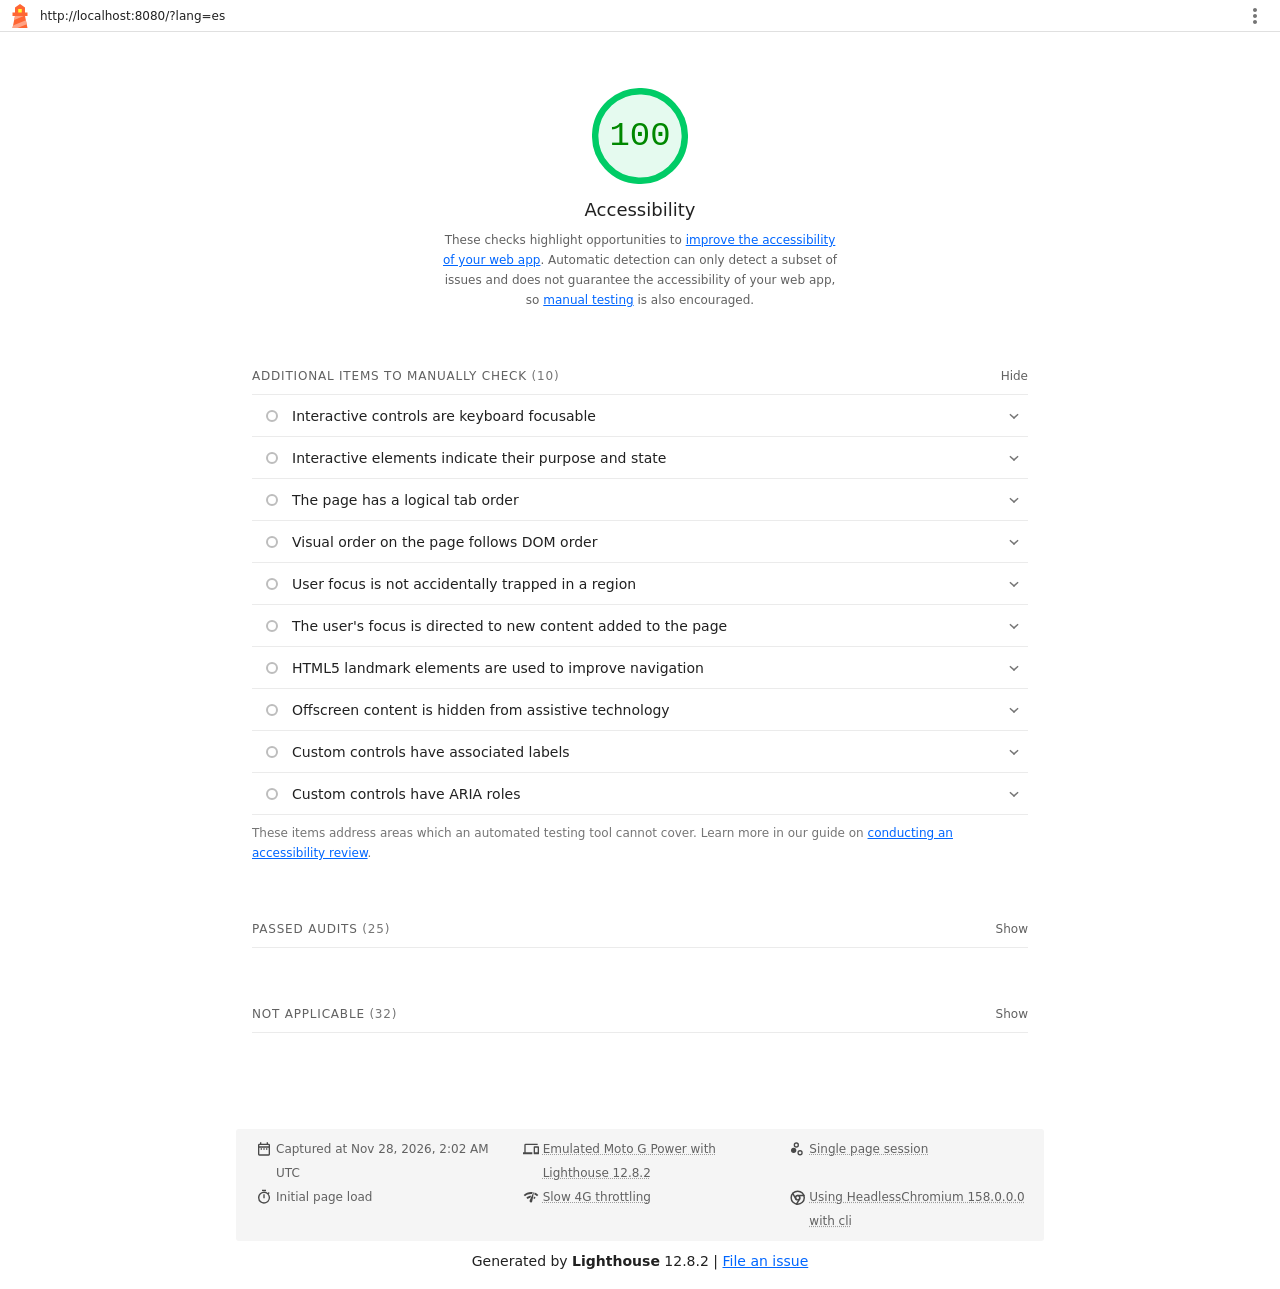
<file: docs/accessibility/dashboard-es-mobile.report.html>
<!--
@license
Copyright 2018 Google LLC
SPDX-License-Identifier: Apache-2.0
-->
<!doctype html>
<html lang="en">
<head>
  <meta charset="utf-8">
  <meta name="viewport" content="width=device-width, initial-scale=1, minimum-scale=1">
  <link rel="icon" href='data:image/svg+xml;utf8,<svg fill="none" xmlns="http://www.w3.org/2000/svg" viewBox="0 0 48 48"><path d="m14 7 10-7 10 7v10h5v7h-5l5 24H9l5-24H9v-7h5V7Z" fill="%23F63"/><path d="M31.561 24H14l-1.689 8.105L31.561 24ZM18.983 48H9l1.022-4.907L35.723 32.27l1.663 7.98L18.983 48Z" fill="%23FFA385"/><path fill="%23FF3" d="M20.5 10h7v7h-7z"/></svg>'>
  <title>Lighthouse Report</title>
  <style>body {margin: 0}</style>
</head>
<body>
  <noscript>Lighthouse report requires JavaScript. Please enable.</noscript>

  <div id="lh-log"></div>

  <script>window.__LIGHTHOUSE_JSON__ = {"lighthouseVersion":"12.8.2","requestedUrl":"http://localhost:8080/?lang=es","mainDocumentUrl":"http://localhost:8080/?lang=es","finalDisplayedUrl":"http://localhost:8080/?lang=es","finalUrl":"http://localhost:8080/?lang=es","fetchTime":"2026-11-28T02:02:38.912Z","gatherMode":"navigation","runWarnings":[],"userAgent":"Mozilla/5.0 (Windows NT 10.0; Win64; x64) AppleWebKit/537.36 (KHTML, like Gecko) HeadlessChrome/158.0.0.0 Safari/537.36 Edg/158.0.0.0","environment":{"networkUserAgent":"Mozilla/5.0 (Linux; Android 11; moto g power (2022)) AppleWebKit/537.36 (KHTML, like Gecko) Chrome/136.0.0.0 Mobile Safari/537.36","hostUserAgent":"Mozilla/5.0 (Windows NT 10.0; Win64; x64) AppleWebKit/537.36 (KHTML, like Gecko) HeadlessChrome/158.0.0.0 Safari/537.36 Edg/158.0.0.0","benchmarkIndex":2840.5,"credits":{"axe-core":"4.14.1"}},"audits":{"accesskeys":{"id":"accesskeys","title":"`[accesskey]` values are unique","description":"Access keys let users quickly focus a part of the page. For proper navigation, each access key must be unique. [Learn more about access keys](https://dequeuniversity.com/rules/axe/4.10/accesskeys).","score":null,"scoreDisplayMode":"notApplicable"},"aria-allowed-attr":{"id":"aria-allowed-attr","title":"`[aria-*]` attributes match their roles","description":"Each ARIA `role` supports a specific subset of `aria-*` attributes. Mismatching these invalidates the `aria-*` attributes. [Learn how to match ARIA attributes to their roles](https://dequeuniversity.com/rules/axe/4.10/aria-allowed-attr).","score":1,"scoreDisplayMode":"binary","details":{"type":"table","headings":[{"key":"node","valueType":"node","subItemsHeading":{"key":"relatedNode","valueType":"node"},"label":"Failing Elements"}],"items":[]}},"aria-allowed-role":{"id":"aria-allowed-role","title":"Uses ARIA roles only on compatible elements","description":"Many HTML elements can only be assigned certain ARIA roles. Using ARIA roles where they are not allowed can interfere with the accessibility of the web page. [Learn more about ARIA roles](https://dequeuniversity.com/rules/axe/4.10/aria-allowed-role).","score":1,"scoreDisplayMode":"binary","details":{"type":"table","headings":[{"key":"node","valueType":"node","subItemsHeading":{"key":"relatedNode","valueType":"node"},"label":"Failing Elements"}],"items":[]}},"aria-command-name":{"id":"aria-command-name","title":"`button`, `link`, and `menuitem` elements have accessible names","description":"When an element doesn't have an accessible name, screen readers announce it with a generic name, making it unusable for users who rely on screen readers. [Learn how to make command elements more accessible](https://dequeuniversity.com/rules/axe/4.10/aria-command-name).","score":null,"scoreDisplayMode":"notApplicable"},"aria-conditional-attr":{"id":"aria-conditional-attr","title":"ARIA attributes are used as specified for the element's role","description":"Some ARIA attributes are only allowed on an element under certain conditions. [Learn more about conditional ARIA attributes](https://dequeuniversity.com/rules/axe/4.10/aria-conditional-attr).","score":1,"scoreDisplayMode":"binary","details":{"type":"table","headings":[{"key":"node","valueType":"node","subItemsHeading":{"key":"relatedNode","valueType":"node"},"label":"Failing Elements"}],"items":[]}},"aria-deprecated-role":{"id":"aria-deprecated-role","title":"Deprecated ARIA roles were not used","description":"Deprecated ARIA roles may not be processed correctly by assistive technology. [Learn more about deprecated ARIA roles](https://dequeuniversity.com/rules/axe/4.10/aria-deprecated-role).","score":1,"scoreDisplayMode":"binary","details":{"type":"table","headings":[{"key":"node","valueType":"node","subItemsHeading":{"key":"relatedNode","valueType":"node"},"label":"Failing Elements"}],"items":[]}},"aria-dialog-name":{"id":"aria-dialog-name","title":"Elements with `role=\"dialog\"` or `role=\"alertdialog\"` have accessible names.","description":"ARIA dialog elements without accessible names may prevent screen readers users from discerning the purpose of these elements. [Learn how to make ARIA dialog elements more accessible](https://dequeuniversity.com/rules/axe/4.10/aria-dialog-name).","score":null,"scoreDisplayMode":"notApplicable"},"aria-hidden-body":{"id":"aria-hidden-body","title":"`[aria-hidden=\"true\"]` is not present on the document `\u003cbody>`","description":"Assistive technologies, like screen readers, work inconsistently when `aria-hidden=\"true\"` is set on the document `\u003cbody>`. [Learn how `aria-hidden` affects the document body](https://dequeuniversity.com/rules/axe/4.10/aria-hidden-body).","score":1,"scoreDisplayMode":"binary","details":{"type":"table","headings":[{"key":"node","valueType":"node","subItemsHeading":{"key":"relatedNode","valueType":"node"},"label":"Failing Elements"}],"items":[]}},"aria-hidden-focus":{"id":"aria-hidden-focus","title":"`[aria-hidden=\"true\"]` elements do not contain focusable descendents","description":"Focusable descendents within an `[aria-hidden=\"true\"]` element prevent those interactive elements from being available to users of assistive technologies like screen readers. [Learn how `aria-hidden` affects focusable elements](https://dequeuniversity.com/rules/axe/4.10/aria-hidden-focus).","score":null,"scoreDisplayMode":"notApplicable"},"aria-input-field-name":{"id":"aria-input-field-name","title":"ARIA input fields have accessible names","description":"When an input field doesn't have an accessible name, screen readers announce it with a generic name, making it unusable for users who rely on screen readers. [Learn more about input field labels](https://dequeuniversity.com/rules/axe/4.10/aria-input-field-name).","score":null,"scoreDisplayMode":"notApplicable"},"aria-meter-name":{"id":"aria-meter-name","title":"ARIA `meter` elements have accessible names","description":"When a meter element doesn't have an accessible name, screen readers announce it with a generic name, making it unusable for users who rely on screen readers. [Learn how to name `meter` elements](https://dequeuniversity.com/rules/axe/4.10/aria-meter-name).","score":null,"scoreDisplayMode":"notApplicable"},"aria-progressbar-name":{"id":"aria-progressbar-name","title":"ARIA `progressbar` elements have accessible names","description":"When a `progressbar` element doesn't have an accessible name, screen readers announce it with a generic name, making it unusable for users who rely on screen readers. [Learn how to label `progressbar` elements](https://dequeuniversity.com/rules/axe/4.10/aria-progressbar-name).","score":null,"scoreDisplayMode":"notApplicable"},"aria-prohibited-attr":{"id":"aria-prohibited-attr","title":"Elements use only permitted ARIA attributes","description":"Using ARIA attributes in roles where they are prohibited can mean that important information is not communicated to users of assistive technologies. [Learn more about prohibited ARIA roles](https://dequeuniversity.com/rules/axe/4.10/aria-prohibited-attr).","score":1,"scoreDisplayMode":"binary","details":{"type":"table","headings":[{"key":"node","valueType":"node","subItemsHeading":{"key":"relatedNode","valueType":"node"},"label":"Failing Elements"}],"items":[]}},"aria-required-attr":{"id":"aria-required-attr","title":"`[role]`s have all required `[aria-*]` attributes","description":"Some ARIA roles have required attributes that describe the state of the element to screen readers. [Learn more about roles and required attributes](https://dequeuniversity.com/rules/axe/4.10/aria-required-attr).","score":1,"scoreDisplayMode":"binary","details":{"type":"table","headings":[{"key":"node","valueType":"node","subItemsHeading":{"key":"relatedNode","valueType":"node"},"label":"Failing Elements"}],"items":[]}},"aria-required-children":{"id":"aria-required-children","title":"Elements with an ARIA `[role]` that require children to contain a specific `[role]` have all required children.","description":"Some ARIA parent roles must contain specific child roles to perform their intended accessibility functions. [Learn more about roles and required children elements](https://dequeuniversity.com/rules/axe/4.10/aria-required-children).","score":null,"scoreDisplayMode":"notApplicable"},"aria-required-parent":{"id":"aria-required-parent","title":"`[role]`s are contained by their required parent element","description":"Some ARIA child roles must be contained by specific parent roles to properly perform their intended accessibility functions. [Learn more about ARIA roles and required parent element](https://dequeuniversity.com/rules/axe/4.10/aria-required-parent).","score":null,"scoreDisplayMode":"notApplicable"},"aria-roles":{"id":"aria-roles","title":"`[role]` values are valid","description":"ARIA roles must have valid values in order to perform their intended accessibility functions. [Learn more about valid ARIA roles](https://dequeuniversity.com/rules/axe/4.10/aria-roles).","score":1,"scoreDisplayMode":"binary","details":{"type":"table","headings":[{"key":"node","valueType":"node","subItemsHeading":{"key":"relatedNode","valueType":"node"},"label":"Failing Elements"}],"items":[]}},"aria-text":{"id":"aria-text","title":"Elements with the `role=text` attribute do not have focusable descendents.","description":"Adding `role=text` around a text node split by markup enables VoiceOver to treat it as one phrase, but the element's focusable descendents will not be announced. [Learn more about the `role=text` attribute](https://dequeuniversity.com/rules/axe/4.10/aria-text).","score":null,"scoreDisplayMode":"notApplicable"},"aria-toggle-field-name":{"id":"aria-toggle-field-name","title":"ARIA toggle fields have accessible names","description":"When a toggle field doesn't have an accessible name, screen readers announce it with a generic name, making it unusable for users who rely on screen readers. [Learn more about toggle fields](https://dequeuniversity.com/rules/axe/4.10/aria-toggle-field-name).","score":null,"scoreDisplayMode":"notApplicable"},"aria-tooltip-name":{"id":"aria-tooltip-name","title":"ARIA `tooltip` elements have accessible names","description":"When a tooltip element doesn't have an accessible name, screen readers announce it with a generic name, making it unusable for users who rely on screen readers. [Learn how to name `tooltip` elements](https://dequeuniversity.com/rules/axe/4.10/aria-tooltip-name).","score":null,"scoreDisplayMode":"notApplicable"},"aria-treeitem-name":{"id":"aria-treeitem-name","title":"ARIA `treeitem` elements have accessible names","description":"When a `treeitem` element doesn't have an accessible name, screen readers announce it with a generic name, making it unusable for users who rely on screen readers. [Learn more about labeling `treeitem` elements](https://dequeuniversity.com/rules/axe/4.10/aria-treeitem-name).","score":null,"scoreDisplayMode":"notApplicable"},"aria-valid-attr-value":{"id":"aria-valid-attr-value","title":"`[aria-*]` attributes have valid values","description":"Assistive technologies, like screen readers, can't interpret ARIA attributes with invalid values. [Learn more about valid values for ARIA attributes](https://dequeuniversity.com/rules/axe/4.10/aria-valid-attr-value).","score":1,"scoreDisplayMode":"binary","details":{"type":"table","headings":[{"key":"node","valueType":"node","subItemsHeading":{"key":"relatedNode","valueType":"node"},"label":"Failing Elements"}],"items":[]}},"aria-valid-attr":{"id":"aria-valid-attr","title":"`[aria-*]` attributes are valid and not misspelled","description":"Assistive technologies, like screen readers, can't interpret ARIA attributes with invalid names. [Learn more about valid ARIA attributes](https://dequeuniversity.com/rules/axe/4.10/aria-valid-attr).","score":1,"scoreDisplayMode":"binary","details":{"type":"table","headings":[{"key":"node","valueType":"node","subItemsHeading":{"key":"relatedNode","valueType":"node"},"label":"Failing Elements"}],"items":[]}},"button-name":{"id":"button-name","title":"Buttons have an accessible name","description":"When a button doesn't have an accessible name, screen readers announce it as \"button\", making it unusable for users who rely on screen readers. [Learn how to make buttons more accessible](https://dequeuniversity.com/rules/axe/4.10/button-name).","score":1,"scoreDisplayMode":"binary","details":{"type":"table","headings":[{"key":"node","valueType":"node","subItemsHeading":{"key":"relatedNode","valueType":"node"},"label":"Failing Elements"}],"items":[]}},"bypass":{"id":"bypass","title":"The page contains a heading, skip link, or landmark region","description":"Adding ways to bypass repetitive content lets keyboard users navigate the page more efficiently. [Learn more about bypass blocks](https://dequeuniversity.com/rules/axe/4.10/bypass).","score":null,"scoreDisplayMode":"notApplicable"},"color-contrast":{"id":"color-contrast","title":"Background and foreground colors have a sufficient contrast ratio","description":"Low-contrast text is difficult or impossible for many users to read. [Learn how to provide sufficient color contrast](https://dequeuniversity.com/rules/axe/4.10/color-contrast).","score":1,"scoreDisplayMode":"binary","details":{"type":"table","headings":[{"key":"node","valueType":"node","subItemsHeading":{"key":"relatedNode","valueType":"node"},"label":"Failing Elements"}],"items":[]}},"definition-list":{"id":"definition-list","title":"`\u003cdl>`'s contain only properly-ordered `\u003cdt>` and `\u003cdd>` groups, `\u003cscript>`, `\u003ctemplate>` or `\u003cdiv>` elements.","description":"When definition lists are not properly marked up, screen readers may produce confusing or inaccurate output. [Learn how to structure definition lists correctly](https://dequeuniversity.com/rules/axe/4.10/definition-list).","score":null,"scoreDisplayMode":"notApplicable"},"dlitem":{"id":"dlitem","title":"Definition list items are wrapped in `\u003cdl>` elements","description":"Definition list items (`\u003cdt>` and `\u003cdd>`) must be wrapped in a parent `\u003cdl>` element to ensure that screen readers can properly announce them. [Learn how to structure definition lists correctly](https://dequeuniversity.com/rules/axe/4.10/dlitem).","score":null,"scoreDisplayMode":"notApplicable"},"document-title":{"id":"document-title","title":"Document has a `\u003ctitle>` element","description":"The title gives screen reader users an overview of the page, and search engine users rely on it heavily to determine if a page is relevant to their search. [Learn more about document titles](https://dequeuniversity.com/rules/axe/4.10/document-title).","score":1,"scoreDisplayMode":"binary","details":{"type":"table","headings":[{"key":"node","valueType":"node","subItemsHeading":{"key":"relatedNode","valueType":"node"},"label":"Failing Elements"}],"items":[]}},"duplicate-id-aria":{"id":"duplicate-id-aria","title":"ARIA IDs are unique","description":"The value of an ARIA ID must be unique to prevent other instances from being overlooked by assistive technologies. [Learn how to fix duplicate ARIA IDs](https://dequeuniversity.com/rules/axe/4.10/duplicate-id-aria).","score":null,"scoreDisplayMode":"notApplicable"},"empty-heading":{"id":"empty-heading","title":"All heading elements contain content.","description":"A heading with no content or inaccessible text prevent screen reader users from accessing information on the page's structure. [Learn more about headings](https://dequeuniversity.com/rules/axe/4.10/empty-heading).","score":null,"scoreDisplayMode":"notApplicable"},"form-field-multiple-labels":{"id":"form-field-multiple-labels","title":"No form fields have multiple labels","description":"Form fields with multiple labels can be confusingly announced by assistive technologies like screen readers which use either the first, the last, or all of the labels. [Learn how to use form labels](https://dequeuniversity.com/rules/axe/4.10/form-field-multiple-labels).","score":null,"scoreDisplayMode":"notApplicable"},"frame-title":{"id":"frame-title","title":"`\u003cframe>` or `\u003ciframe>` elements have a title","description":"Screen reader users rely on frame titles to describe the contents of frames. [Learn more about frame titles](https://dequeuniversity.com/rules/axe/4.10/frame-title).","score":null,"scoreDisplayMode":"notApplicable"},"heading-order":{"id":"heading-order","title":"Heading elements appear in a sequentially-descending order","description":"Properly ordered headings that do not skip levels convey the semantic structure of the page, making it easier to navigate and understand when using assistive technologies. [Learn more about heading order](https://dequeuniversity.com/rules/axe/4.10/heading-order).","score":1,"scoreDisplayMode":"binary","details":{"type":"table","headings":[{"key":"node","valueType":"node","subItemsHeading":{"key":"relatedNode","valueType":"node"},"label":"Failing Elements"}],"items":[]}},"html-has-lang":{"id":"html-has-lang","title":"`\u003chtml>` element has a `[lang]` attribute","description":"If a page doesn't specify a `lang` attribute, a screen reader assumes that the page is in the default language that the user chose when setting up the screen reader. If the page isn't actually in the default language, then the screen reader might not announce the page's text correctly. [Learn more about the `lang` attribute](https://dequeuniversity.com/rules/axe/4.10/html-has-lang).","score":1,"scoreDisplayMode":"binary","details":{"type":"table","headings":[{"key":"node","valueType":"node","subItemsHeading":{"key":"relatedNode","valueType":"node"},"label":"Failing Elements"}],"items":[]}},"html-lang-valid":{"id":"html-lang-valid","title":"`\u003chtml>` element has a valid value for its `[lang]` attribute","description":"Specifying a valid [BCP 47 language](https://www.w3.org/International/questions/qa-choosing-language-tags#question) helps screen readers announce text properly. [Learn how to use the `lang` attribute](https://dequeuniversity.com/rules/axe/4.10/html-lang-valid).","score":1,"scoreDisplayMode":"binary","details":{"type":"table","headings":[{"key":"node","valueType":"node","subItemsHeading":{"key":"relatedNode","valueType":"node"},"label":"Failing Elements"}],"items":[]}},"html-xml-lang-mismatch":{"id":"html-xml-lang-mismatch","title":"`\u003chtml>` element has an `[xml:lang]` attribute with the same base language as the `[lang]` attribute.","description":"If the webpage does not specify a consistent language, then the screen reader might not announce the page's text correctly. [Learn more about the `lang` attribute](https://dequeuniversity.com/rules/axe/4.10/html-xml-lang-mismatch).","score":null,"scoreDisplayMode":"notApplicable"},"identical-links-same-purpose":{"id":"identical-links-same-purpose","title":"Identical links have the same purpose.","description":"Links with the same destination should have the same description, to help users understand the link's purpose and decide whether to follow it. [Learn more about identical links](https://dequeuniversity.com/rules/axe/4.10/identical-links-same-purpose).","score":null,"scoreDisplayMode":"notApplicable"},"image-alt":{"id":"image-alt","title":"Image elements have `[alt]` attributes","description":"Informative elements should aim for short, descriptive alternate text. Decorative elements can be ignored with an empty alt attribute. [Learn more about the `alt` attribute](https://dequeuniversity.com/rules/axe/4.10/image-alt).","score":null,"scoreDisplayMode":"notApplicable"},"image-redundant-alt":{"id":"image-redundant-alt","title":"Image elements do not have `[alt]` attributes that are redundant text.","description":"Informative elements should aim for short, descriptive alternative text. Alternative text that is exactly the same as the text adjacent to the link or image is potentially confusing for screen reader users, because the text will be read twice. [Learn more about the `alt` attribute](https://dequeuniversity.com/rules/axe/4.10/image-redundant-alt).","score":null,"scoreDisplayMode":"notApplicable"},"input-button-name":{"id":"input-button-name","title":"Input buttons have discernible text.","description":"Adding discernable and accessible text to input buttons may help screen reader users understand the purpose of the input button. [Learn more about input buttons](https://dequeuniversity.com/rules/axe/4.10/input-button-name).","score":null,"scoreDisplayMode":"notApplicable"},"input-image-alt":{"id":"input-image-alt","title":"`\u003cinput type=\"image\">` elements have `[alt]` text","description":"When an image is being used as an `\u003cinput>` button, providing alternative text can help screen reader users understand the purpose of the button. [Learn about input image alt text](https://dequeuniversity.com/rules/axe/4.10/input-image-alt).","score":null,"scoreDisplayMode":"notApplicable"},"label-content-name-mismatch":{"id":"label-content-name-mismatch","title":"Elements with visible text labels have matching accessible names.","description":"Visible text labels that do not match the accessible name can result in a confusing experience for screen reader users. [Learn more about accessible names](https://dequeuniversity.com/rules/axe/4.10/label-content-name-mismatch).","score":1,"scoreDisplayMode":"binary","details":{"type":"table","headings":[{"key":"node","valueType":"node","subItemsHeading":{"key":"relatedNode","valueType":"node"},"label":"Failing Elements"}],"items":[]}},"label":{"id":"label","title":"Form elements have associated labels","description":"Labels ensure that form controls are announced properly by assistive technologies, like screen readers. [Learn more about form element labels](https://dequeuniversity.com/rules/axe/4.10/label).","score":1,"scoreDisplayMode":"binary","details":{"type":"table","headings":[{"key":"node","valueType":"node","subItemsHeading":{"key":"relatedNode","valueType":"node"},"label":"Failing Elements"}],"items":[]}},"landmark-one-main":{"id":"landmark-one-main","title":"Document has a main landmark.","description":"One main landmark helps screen reader users navigate a web page. [Learn more about landmarks](https://dequeuniversity.com/rules/axe/4.10/landmark-one-main).","score":null,"scoreDisplayMode":"notApplicable"},"link-name":{"id":"link-name","title":"Links have a discernible name","description":"Link text (and alternate text for images, when used as links) that is discernible, unique, and focusable improves the navigation experience for screen reader users. [Learn how to make links accessible](https://dequeuniversity.com/rules/axe/4.10/link-name).","score":1,"scoreDisplayMode":"binary","details":{"type":"table","headings":[{"key":"node","valueType":"node","subItemsHeading":{"key":"relatedNode","valueType":"node"},"label":"Failing Elements"}],"items":[]}},"link-in-text-block":{"id":"link-in-text-block","title":"Links are distinguishable without relying on color.","description":"Low-contrast text is difficult or impossible for many users to read. Link text that is discernible improves the experience for users with low vision. [Learn how to make links distinguishable](https://dequeuniversity.com/rules/axe/4.10/link-in-text-block).","score":null,"scoreDisplayMode":"notApplicable"},"list":{"id":"list","title":"Lists contain only `\u003cli>` elements and script supporting elements (`\u003cscript>` and `\u003ctemplate>`).","description":"Screen readers have a specific way of announcing lists. Ensuring proper list structure aids screen reader output. [Learn more about proper list structure](https://dequeuniversity.com/rules/axe/4.10/list).","score":null,"scoreDisplayMode":"notApplicable"},"listitem":{"id":"listitem","title":"List items (`\u003cli>`) are contained within `\u003cul>`, `\u003col>` or `\u003cmenu>` parent elements","description":"Screen readers require list items (`\u003cli>`) to be contained within a parent `\u003cul>`, `\u003col>` or `\u003cmenu>` to be announced properly. [Learn more about proper list structure](https://dequeuniversity.com/rules/axe/4.10/listitem).","score":null,"scoreDisplayMode":"notApplicable"},"meta-refresh":{"id":"meta-refresh","title":"The document does not use `\u003cmeta http-equiv=\"refresh\">`","description":"Users do not expect a page to refresh automatically, and doing so will move focus back to the top of the page. This may create a frustrating or confusing experience. [Learn more about the refresh meta tag](https://dequeuniversity.com/rules/axe/4.10/meta-refresh).","score":null,"scoreDisplayMode":"notApplicable"},"meta-viewport":{"id":"meta-viewport","title":"`[user-scalable=\"no\"]` is not used in the `\u003cmeta name=\"viewport\">` element and the `[maximum-scale]` attribute is not less than 5.","description":"Disabling zooming is problematic for users with low vision who rely on screen magnification to properly see the contents of a web page. [Learn more about the viewport meta tag](https://dequeuniversity.com/rules/axe/4.10/meta-viewport).","score":1,"scoreDisplayMode":"binary","details":{"type":"table","headings":[{"key":"node","valueType":"node","subItemsHeading":{"key":"relatedNode","valueType":"node"},"label":"Failing Elements"}],"items":[]}},"object-alt":{"id":"object-alt","title":"`\u003cobject>` elements have alternate text","description":"Screen readers cannot translate non-text content. Adding alternate text to `\u003cobject>` elements helps screen readers convey meaning to users. [Learn more about alt text for `object` elements](https://dequeuniversity.com/rules/axe/4.10/object-alt).","score":null,"scoreDisplayMode":"notApplicable"},"select-name":{"id":"select-name","title":"Select elements have associated label elements.","description":"Form elements without effective labels can create frustrating experiences for screen reader users. [Learn more about the `select` element](https://dequeuniversity.com/rules/axe/4.10/select-name).","score":1,"scoreDisplayMode":"binary","details":{"type":"table","headings":[{"key":"node","valueType":"node","subItemsHeading":{"key":"relatedNode","valueType":"node"},"label":"Failing Elements"}],"items":[]}},"skip-link":{"id":"skip-link","title":"Skip links are focusable.","description":"Including a skip link can help users skip to the main content to save time. [Learn more about skip links](https://dequeuniversity.com/rules/axe/4.10/skip-link).","score":1,"scoreDisplayMode":"binary","details":{"type":"table","headings":[{"key":"node","valueType":"node","subItemsHeading":{"key":"relatedNode","valueType":"node"},"label":"Failing Elements"}],"items":[]}},"tabindex":{"id":"tabindex","title":"No element has a `[tabindex]` value greater than 0","description":"A value greater than 0 implies an explicit navigation ordering. Although technically valid, this often creates frustrating experiences for users who rely on assistive technologies. [Learn more about the `tabindex` attribute](https://dequeuniversity.com/rules/axe/4.10/tabindex).","score":null,"scoreDisplayMode":"notApplicable"},"table-duplicate-name":{"id":"table-duplicate-name","title":"Tables have different content in the summary attribute and `\u003ccaption>`.","description":"The summary attribute should describe the table structure, while `\u003ccaption>` should have the onscreen title. Accurate table mark-up helps users of screen readers. [Learn more about summary and caption](https://dequeuniversity.com/rules/axe/4.10/table-duplicate-name).","score":1,"scoreDisplayMode":"binary","details":{"type":"table","headings":[{"key":"node","valueType":"node","subItemsHeading":{"key":"relatedNode","valueType":"node"},"label":"Failing Elements"}],"items":[]}},"table-fake-caption":{"id":"table-fake-caption","title":"Tables use `\u003ccaption>` instead of cells with the `[colspan]` attribute to indicate a caption.","description":"Screen readers have features to make navigating tables easier. Ensuring that tables use the actual caption element instead of cells with the `[colspan]` attribute may improve the experience for screen reader users. [Learn more about captions](https://dequeuniversity.com/rules/axe/4.10/table-fake-caption).","score":1,"scoreDisplayMode":"binary","details":{"type":"table","headings":[{"key":"node","valueType":"node","subItemsHeading":{"key":"relatedNode","valueType":"node"},"label":"Failing Elements"}],"items":[]}},"target-size":{"id":"target-size","title":"Touch targets have sufficient size and spacing.","description":"Touch targets with sufficient size and spacing help users who may have difficulty targeting small controls to activate the targets. [Learn more about touch targets](https://dequeuniversity.com/rules/axe/4.10/target-size).","score":1,"scoreDisplayMode":"binary","details":{"type":"table","headings":[{"key":"node","valueType":"node","subItemsHeading":{"key":"relatedNode","valueType":"node"},"label":"Failing Elements"}],"items":[]}},"td-has-header":{"id":"td-has-header","title":"`\u003ctd>` elements in a large `\u003ctable>` have one or more table headers.","description":"Screen readers have features to make navigating tables easier. Ensuring that `\u003ctd>` elements in a large table (3 or more cells in width and height) have an associated table header may improve the experience for screen reader users. [Learn more about table headers](https://dequeuniversity.com/rules/axe/4.10/td-has-header).","score":1,"scoreDisplayMode":"binary","details":{"type":"table","headings":[{"key":"node","valueType":"node","subItemsHeading":{"key":"relatedNode","valueType":"node"},"label":"Failing Elements"}],"items":[]}},"td-headers-attr":{"id":"td-headers-attr","title":"Cells in a `\u003ctable>` element that use the `[headers]` attribute refer to table cells within the same table.","description":"Screen readers have features to make navigating tables easier. Ensuring `\u003ctd>` cells using the `[headers]` attribute only refer to other cells in the same table may improve the experience for screen reader users. [Learn more about the `headers` attribute](https://dequeuniversity.com/rules/axe/4.10/td-headers-attr).","score":1,"scoreDisplayMode":"binary","details":{"type":"table","headings":[{"key":"node","valueType":"node","subItemsHeading":{"key":"relatedNode","valueType":"node"},"label":"Failing Elements"}],"items":[]}},"th-has-data-cells":{"id":"th-has-data-cells","title":"`\u003cth>` elements and elements with `[role=\"columnheader\"/\"rowheader\"]` have data cells they describe.","description":"Screen readers have features to make navigating tables easier. Ensuring table headers always refer to some set of cells may improve the experience for screen reader users. [Learn more about table headers](https://dequeuniversity.com/rules/axe/4.10/th-has-data-cells).","score":null,"scoreDisplayMode":"notApplicable"},"valid-lang":{"id":"valid-lang","title":"`[lang]` attributes have a valid value","description":"Specifying a valid [BCP 47 language](https://www.w3.org/International/questions/qa-choosing-language-tags#question) on elements helps ensure that text is pronounced correctly by a screen reader. [Learn how to use the `lang` attribute](https://dequeuniversity.com/rules/axe/4.10/valid-lang).","score":1,"scoreDisplayMode":"binary","details":{"type":"table","headings":[{"key":"node","valueType":"node","subItemsHeading":{"key":"relatedNode","valueType":"node"},"label":"Failing Elements"}],"items":[]}},"video-caption":{"id":"video-caption","title":"`\u003cvideo>` elements contain a `\u003ctrack>` element with `[kind=\"captions\"]`","description":"When a video provides a caption it is easier for deaf and hearing impaired users to access its information. [Learn more about video captions](https://dequeuniversity.com/rules/axe/4.10/video-caption).","score":null,"scoreDisplayMode":"notApplicable"},"custom-controls-labels":{"id":"custom-controls-labels","title":"Custom controls have associated labels","description":"Custom interactive controls have associated labels, provided by aria-label or aria-labelledby. [Learn more about custom controls and labels](https://developer.chrome.com/docs/lighthouse/accessibility/custom-controls-labels/).","score":null,"scoreDisplayMode":"manual"},"custom-controls-roles":{"id":"custom-controls-roles","title":"Custom controls have ARIA roles","description":"Custom interactive controls have appropriate ARIA roles. [Learn how to add roles to custom controls](https://developer.chrome.com/docs/lighthouse/accessibility/custom-control-roles/).","score":null,"scoreDisplayMode":"manual"},"focus-traps":{"id":"focus-traps","title":"User focus is not accidentally trapped in a region","description":"A user can tab into and out of any control or region without accidentally trapping their focus. [Learn how to avoid focus traps](https://developer.chrome.com/docs/lighthouse/accessibility/focus-traps/).","score":null,"scoreDisplayMode":"manual"},"focusable-controls":{"id":"focusable-controls","title":"Interactive controls are keyboard focusable","description":"Custom interactive controls are keyboard focusable and display a focus indicator. [Learn how to make custom controls focusable](https://developer.chrome.com/docs/lighthouse/accessibility/focusable-controls/).","score":null,"scoreDisplayMode":"manual"},"interactive-element-affordance":{"id":"interactive-element-affordance","title":"Interactive elements indicate their purpose and state","description":"Interactive elements, such as links and buttons, should indicate their state and be distinguishable from non-interactive elements. [Learn how to decorate interactive elements with affordance hints](https://developer.chrome.com/docs/lighthouse/accessibility/interactive-element-affordance/).","score":null,"scoreDisplayMode":"manual"},"logical-tab-order":{"id":"logical-tab-order","title":"The page has a logical tab order","description":"Tabbing through the page follows the visual layout. Users cannot focus elements that are offscreen. [Learn more about logical tab ordering](https://developer.chrome.com/docs/lighthouse/accessibility/logical-tab-order/).","score":null,"scoreDisplayMode":"manual"},"managed-focus":{"id":"managed-focus","title":"The user's focus is directed to new content added to the page","description":"If new content, such as a dialog, is added to the page, the user's focus is directed to it. [Learn how to direct focus to new content](https://developer.chrome.com/docs/lighthouse/accessibility/managed-focus/).","score":null,"scoreDisplayMode":"manual"},"offscreen-content-hidden":{"id":"offscreen-content-hidden","title":"Offscreen content is hidden from assistive technology","description":"Offscreen content is hidden with display: none or aria-hidden=true. [Learn how to properly hide offscreen content](https://developer.chrome.com/docs/lighthouse/accessibility/offscreen-content-hidden/).","score":null,"scoreDisplayMode":"manual"},"use-landmarks":{"id":"use-landmarks","title":"HTML5 landmark elements are used to improve navigation","description":"Landmark elements (`\u003cmain>`, `\u003cnav>`, etc.) are used to improve the keyboard navigation of the page for assistive technology. [Learn more about landmark elements](https://developer.chrome.com/docs/lighthouse/accessibility/use-landmarks/).","score":null,"scoreDisplayMode":"manual"},"visual-order-follows-dom":{"id":"visual-order-follows-dom","title":"Visual order on the page follows DOM order","description":"DOM order matches the visual order, improving navigation for assistive technology. [Learn more about DOM and visual ordering](https://developer.chrome.com/docs/lighthouse/accessibility/visual-order-follows-dom/).","score":null,"scoreDisplayMode":"manual"}},"configSettings":{"output":["json","html"],"maxWaitForFcp":30000,"maxWaitForLoad":45000,"pauseAfterFcpMs":1000,"pauseAfterLoadMs":1000,"networkQuietThresholdMs":1000,"cpuQuietThresholdMs":1000,"formFactor":"mobile","throttling":{"rttMs":150,"throughputKbps":1638.4,"requestLatencyMs":562.5,"downloadThroughputKbps":1474.5600000000002,"uploadThroughputKbps":675,"cpuSlowdownMultiplier":4},"throttlingMethod":"simulate","screenEmulation":{"mobile":true,"width":412,"height":823,"deviceScaleFactor":1.75,"disabled":false},"emulatedUserAgent":"Mozilla/5.0 (Linux; Android 11; moto g power (2022)) AppleWebKit/537.36 (KHTML, like Gecko) Chrome/136.0.0.0 Mobile Safari/537.36","auditMode":false,"gatherMode":false,"clearStorageTypes":["file_systems","shader_cache","service_workers","cache_storage"],"disableStorageReset":false,"debugNavigation":false,"channel":"cli","usePassiveGathering":false,"disableFullPageScreenshot":false,"skipAboutBlank":false,"blankPage":"about:blank","ignoreStatusCode":false,"locale":"en-US","blockedUrlPatterns":null,"additionalTraceCategories":null,"extraHeaders":{"Cookie":"JSESSIONID=REDACTED"},"precomputedLanternData":null,"onlyAudits":null,"onlyCategories":["accessibility"],"skipAudits":null},"categories":{"accessibility":{"title":"Accessibility","description":"These checks highlight opportunities to [improve the accessibility of your web app](https://developer.chrome.com/docs/lighthouse/accessibility/). Automatic detection can only detect a subset of issues and does not guarantee the accessibility of your web app, so [manual testing](https://web.dev/articles/how-to-review) is also encouraged.","manualDescription":"These items address areas which an automated testing tool cannot cover. Learn more in our guide on [conducting an accessibility review](https://web.dev/articles/how-to-review).","supportedModes":["navigation","snapshot"],"auditRefs":[{"id":"accesskeys","weight":0,"group":"a11y-navigation"},{"id":"aria-allowed-attr","weight":10,"group":"a11y-aria"},{"id":"aria-allowed-role","weight":1,"group":"a11y-aria"},{"id":"aria-command-name","weight":0,"group":"a11y-aria"},{"id":"aria-conditional-attr","weight":7,"group":"a11y-aria"},{"id":"aria-deprecated-role","weight":1,"group":"a11y-aria"},{"id":"aria-dialog-name","weight":0,"group":"a11y-aria"},{"id":"aria-hidden-body","weight":10,"group":"a11y-aria"},{"id":"aria-hidden-focus","weight":0,"group":"a11y-aria"},{"id":"aria-input-field-name","weight":0,"group":"a11y-aria"},{"id":"aria-meter-name","weight":0,"group":"a11y-aria"},{"id":"aria-progressbar-name","weight":0,"group":"a11y-aria"},{"id":"aria-prohibited-attr","weight":7,"group":"a11y-aria"},{"id":"aria-required-attr","weight":10,"group":"a11y-aria"},{"id":"aria-required-children","weight":0,"group":"a11y-aria"},{"id":"aria-required-parent","weight":0,"group":"a11y-aria"},{"id":"aria-roles","weight":7,"group":"a11y-aria"},{"id":"aria-text","weight":0,"group":"a11y-aria"},{"id":"aria-toggle-field-name","weight":0,"group":"a11y-aria"},{"id":"aria-tooltip-name","weight":0,"group":"a11y-aria"},{"id":"aria-treeitem-name","weight":0,"group":"a11y-aria"},{"id":"aria-valid-attr-value","weight":10,"group":"a11y-aria"},{"id":"aria-valid-attr","weight":10,"group":"a11y-aria"},{"id":"button-name","weight":10,"group":"a11y-names-labels"},{"id":"bypass","weight":0,"group":"a11y-navigation"},{"id":"color-contrast","weight":7,"group":"a11y-color-contrast"},{"id":"definition-list","weight":0,"group":"a11y-tables-lists"},{"id":"dlitem","weight":0,"group":"a11y-tables-lists"},{"id":"document-title","weight":7,"group":"a11y-names-labels"},{"id":"duplicate-id-aria","weight":0,"group":"a11y-aria"},{"id":"form-field-multiple-labels","weight":0,"group":"a11y-names-labels"},{"id":"frame-title","weight":0,"group":"a11y-names-labels"},{"id":"heading-order","weight":3,"group":"a11y-navigation"},{"id":"html-has-lang","weight":7,"group":"a11y-language"},{"id":"html-lang-valid","weight":7,"group":"a11y-language"},{"id":"html-xml-lang-mismatch","weight":0,"group":"a11y-language"},{"id":"image-alt","weight":0,"group":"a11y-names-labels"},{"id":"image-redundant-alt","weight":0,"group":"a11y-names-labels"},{"id":"input-button-name","weight":0,"group":"a11y-names-labels"},{"id":"input-image-alt","weight":0,"group":"a11y-names-labels"},{"id":"label","weight":7,"group":"a11y-names-labels"},{"id":"link-in-text-block","weight":0,"group":"a11y-color-contrast"},{"id":"link-name","weight":7,"group":"a11y-names-labels"},{"id":"list","weight":0,"group":"a11y-tables-lists"},{"id":"listitem","weight":0,"group":"a11y-tables-lists"},{"id":"meta-refresh","weight":0,"group":"a11y-best-practices"},{"id":"meta-viewport","weight":10,"group":"a11y-best-practices"},{"id":"object-alt","weight":0,"group":"a11y-names-labels"},{"id":"select-name","weight":7,"group":"a11y-names-labels"},{"id":"skip-link","weight":3,"group":"a11y-names-labels"},{"id":"tabindex","weight":0,"group":"a11y-navigation"},{"id":"table-duplicate-name","weight":1,"group":"a11y-tables-lists"},{"id":"target-size","weight":7,"group":"a11y-best-practices"},{"id":"td-headers-attr","weight":7,"group":"a11y-tables-lists"},{"id":"th-has-data-cells","weight":0,"group":"a11y-tables-lists"},{"id":"valid-lang","weight":7,"group":"a11y-language"},{"id":"video-caption","weight":0,"group":"a11y-audio-video"},{"id":"focusable-controls","weight":0},{"id":"interactive-element-affordance","weight":0},{"id":"logical-tab-order","weight":0},{"id":"visual-order-follows-dom","weight":0},{"id":"focus-traps","weight":0},{"id":"managed-focus","weight":0},{"id":"use-landmarks","weight":0},{"id":"offscreen-content-hidden","weight":0},{"id":"custom-controls-labels","weight":0},{"id":"custom-controls-roles","weight":0},{"id":"empty-heading","weight":0,"group":"hidden"},{"id":"identical-links-same-purpose","weight":0,"group":"hidden"},{"id":"landmark-one-main","weight":0,"group":"hidden"},{"id":"label-content-name-mismatch","weight":0,"group":"hidden"},{"id":"table-fake-caption","weight":0,"group":"hidden"},{"id":"td-has-header","weight":0,"group":"hidden"}],"id":"accessibility","score":1}},"categoryGroups":{"metrics":{"title":"Metrics"},"insights":{"title":"Insights","description":"These insights are also available in the Chrome DevTools Performance Panel - [record a trace](https://developer.chrome.com/docs/devtools/performance/reference) to view more detailed information."},"diagnostics":{"title":"Diagnostics","description":"More information about the performance of your application. These numbers don't [directly affect](https://developer.chrome.com/docs/lighthouse/performance/performance-scoring/) the Performance score."},"a11y-best-practices":{"title":"Best practices","description":"These items highlight common accessibility best practices."},"a11y-color-contrast":{"title":"Contrast","description":"These are opportunities to improve the legibility of your content."},"a11y-names-labels":{"title":"Names and labels","description":"These are opportunities to improve the semantics of the controls in your application. This may enhance the experience for users of assistive technology, like a screen reader."},"a11y-navigation":{"title":"Navigation","description":"These are opportunities to improve keyboard navigation in your application."},"a11y-aria":{"title":"ARIA","description":"These are opportunities to improve the usage of ARIA in your application which may enhance the experience for users of assistive technology, like a screen reader."},"a11y-language":{"title":"Internationalization and localization","description":"These are opportunities to improve the interpretation of your content by users in different locales."},"a11y-audio-video":{"title":"Audio and video","description":"These are opportunities to provide alternative content for audio and video. This may improve the experience for users with hearing or vision impairments."},"a11y-tables-lists":{"title":"Tables and lists","description":"These are opportunities to improve the experience of reading tabular or list data using assistive technology, like a screen reader."},"seo-mobile":{"title":"Mobile Friendly","description":"Make sure your pages are mobile friendly so users don’t have to pinch or zoom in order to read the content pages. [Learn how to make pages mobile-friendly](https://developers.google.com/search/mobile-sites/)."},"seo-content":{"title":"Content Best Practices","description":"Format your HTML in a way that enables crawlers to better understand your app’s content."},"seo-crawl":{"title":"Crawling and Indexing","description":"To appear in search results, crawlers need access to your app."},"best-practices-trust-safety":{"title":"Trust and Safety"},"best-practices-ux":{"title":"User Experience"},"best-practices-browser-compat":{"title":"Browser Compatibility"},"best-practices-general":{"title":"General"},"hidden":{"title":""}},"stackPacks":[],"entities":[{"name":"localhost","origins":["http://localhost:8080"],"isFirstParty":true,"isUnrecognized":true}],"fullPageScreenshot":{"screenshot":{"data":"[data-uri]","width":412,"height":2457},"nodes":{}},"timing":{"entries":[{"startTime":1355.33,"name":"lh:config","duration":551.39,"entryType":"measure"},{"startTime":1356.73,"name":"lh:config:resolveArtifactsToDefns","duration":49.17,"entryType":"measure"},{"startTime":1906.87,"name":"lh:runner:gather","duration":8297.48,"entryType":"measure"},{"startTime":1978.77,"name":"lh:driver:connect","duration":9.39,"entryType":"measure"},{"startTime":1988.51,"name":"lh:driver:navigate","duration":10.89,"entryType":"measure"},{"startTime":1999.75,"name":"lh:gather:getBenchmarkIndex","duration":1007.65,"entryType":"measure"},{"startTime":3007.65,"name":"lh:gather:getVersion","duration":1.78,"entryType":"measure"},{"startTime":3009.65,"name":"lh:gather:getDevicePixelRatio","duration":1.77,"entryType":"measure"},{"startTime":3012.35,"name":"lh:prepare:navigationMode","duration":3268.59,"entryType":"measure"},{"startTime":3030.41,"name":"lh:storage:clearDataForOrigin","duration":18.47,"entryType":"measure"},{"startTime":3049.05,"name":"lh:storage:clearBrowserCaches","duration":3228.57,"entryType":"measure"},{"startTime":6279.03,"name":"lh:gather:prepareThrottlingAndNetwork","duration":1.89,"entryType":"measure"},{"startTime":6289.32,"name":"lh:driver:navigate","duration":2524.7,"entryType":"measure"},{"startTime":8820.71,"name":"lh:computed:NetworkRecords","duration":1.85,"entryType":"measure"},{"startTime":8823.58,"name":"lh:gather:getArtifact:DevtoolsLog","duration":0.06,"entryType":"measure"},{"startTime":8823.66,"name":"lh:gather:getArtifact:Accessibility","duration":172.67,"entryType":"measure"},{"startTime":8996.54,"name":"lh:gather:getArtifact:NetworkUserAgent","duration":0.06,"entryType":"measure"},{"startTime":8996.61,"name":"lh:gather:getArtifact:Stacks","duration":10.62,"entryType":"measure"},{"startTime":8996.68,"name":"lh:gather:collectStacks","duration":10.52,"entryType":"measure"},{"startTime":9007.26,"name":"lh:gather:getArtifact:FullPageScreenshot","duration":1174.85,"entryType":"measure"},{"startTime":10204.86,"name":"lh:runner:audit","duration":130.62,"entryType":"measure"},{"startTime":10205.05,"name":"lh:runner:auditing","duration":130.06,"entryType":"measure"},{"startTime":10206.47,"name":"lh:audit:accesskeys","duration":1.32,"entryType":"measure"},{"startTime":10208.18,"name":"lh:audit:aria-allowed-attr","duration":2.52,"entryType":"measure"},{"startTime":10210.95,"name":"lh:audit:aria-allowed-role","duration":2.84,"entryType":"measure"},{"startTime":10214.08,"name":"lh:audit:aria-command-name","duration":0.79,"entryType":"measure"},{"startTime":10215.03,"name":"lh:audit:aria-conditional-attr","duration":2.08,"entryType":"measure"},{"startTime":10217.33,"name":"lh:audit:aria-deprecated-role","duration":1.76,"entryType":"measure"},{"startTime":10219.42,"name":"lh:audit:aria-dialog-name","duration":0.67,"entryType":"measure"},{"startTime":10220.27,"name":"lh:audit:aria-hidden-body","duration":1.88,"entryType":"measure"},{"startTime":10222.32,"name":"lh:audit:aria-hidden-focus","duration":0.76,"entryType":"measure"},{"startTime":10223.31,"name":"lh:audit:aria-input-field-name","duration":0.82,"entryType":"measure"},{"startTime":10224.32,"name":"lh:audit:aria-meter-name","duration":0.77,"entryType":"measure"},{"startTime":10225.28,"name":"lh:audit:aria-progressbar-name","duration":0.84,"entryType":"measure"},{"startTime":10226.27,"name":"lh:audit:aria-prohibited-attr","duration":1.93,"entryType":"measure"},{"startTime":10230.95,"name":"lh:audit:aria-required-attr","duration":1.88,"entryType":"measure"},{"startTime":10233.02,"name":"lh:audit:aria-required-children","duration":0.85,"entryType":"measure"},{"startTime":10234.03,"name":"lh:audit:aria-required-parent","duration":1.01,"entryType":"measure"},{"startTime":10235.2,"name":"lh:audit:aria-roles","duration":1.99,"entryType":"measure"},{"startTime":10237.42,"name":"lh:audit:aria-text","duration":1.06,"entryType":"measure"},{"startTime":10238.65,"name":"lh:audit:aria-toggle-field-name","duration":1.03,"entryType":"measure"},{"startTime":10239.84,"name":"lh:audit:aria-tooltip-name","duration":1.14,"entryType":"measure"},{"startTime":10241.16,"name":"lh:audit:aria-treeitem-name","duration":1.09,"entryType":"measure"},{"startTime":10242.41,"name":"lh:audit:aria-valid-attr-value","duration":1.87,"entryType":"measure"},{"startTime":10244.45,"name":"lh:audit:aria-valid-attr","duration":1.79,"entryType":"measure"},{"startTime":10246.4,"name":"lh:audit:button-name","duration":1.77,"entryType":"measure"},{"startTime":10248.32,"name":"lh:audit:bypass","duration":1.72,"entryType":"measure"},{"startTime":10250.18,"name":"lh:audit:color-contrast","duration":1.69,"entryType":"measure"},{"startTime":10252.05,"name":"lh:audit:definition-list","duration":1.18,"entryType":"measure"},{"startTime":10253.37,"name":"lh:audit:dlitem","duration":1.21,"entryType":"measure"},{"startTime":10254.73,"name":"lh:audit:document-title","duration":1.78,"entryType":"measure"},{"startTime":10260.14,"name":"lh:audit:duplicate-id-aria","duration":2.33,"entryType":"measure"},{"startTime":10262.67,"name":"lh:audit:empty-heading","duration":1.93,"entryType":"measure"},{"startTime":10264.76,"name":"lh:audit:form-field-multiple-labels","duration":1.74,"entryType":"measure"},{"startTime":10266.65,"name":"lh:audit:frame-title","duration":1.09,"entryType":"measure"},{"startTime":10267.88,"name":"lh:audit:heading-order","duration":1.67,"entryType":"measure"},{"startTime":10269.71,"name":"lh:audit:html-has-lang","duration":1.77,"entryType":"measure"},{"startTime":10271.63,"name":"lh:audit:html-lang-valid","duration":1.68,"entryType":"measure"},{"startTime":10273.64,"name":"lh:audit:html-xml-lang-mismatch","duration":1.66,"entryType":"measure"},{"startTime":10275.55,"name":"lh:audit:identical-links-same-purpose","duration":1.83,"entryType":"measure"},{"startTime":10277.57,"name":"lh:audit:image-alt","duration":1.2,"entryType":"measure"},{"startTime":10278.93,"name":"lh:audit:image-redundant-alt","duration":5.73,"entryType":"measure"},{"startTime":10284.84,"name":"lh:audit:input-button-name","duration":1.24,"entryType":"measure"},{"startTime":10286.23,"name":"lh:audit:input-image-alt","duration":1.36,"entryType":"measure"},{"startTime":10287.74,"name":"lh:audit:label-content-name-mismatch","duration":1.67,"entryType":"measure"},{"startTime":10289.55,"name":"lh:audit:label","duration":1.84,"entryType":"measure"},{"startTime":10291.58,"name":"lh:audit:landmark-one-main","duration":1.79,"entryType":"measure"},{"startTime":10293.54,"name":"lh:audit:link-name","duration":1.85,"entryType":"measure"},{"startTime":10295.55,"name":"lh:audit:link-in-text-block","duration":1.33,"entryType":"measure"},{"startTime":10297.06,"name":"lh:audit:list","duration":1.44,"entryType":"measure"},{"startTime":10298.65,"name":"lh:audit:listitem","duration":1.4,"entryType":"measure"},{"startTime":10300.19,"name":"lh:audit:meta-refresh","duration":4.94,"entryType":"measure"},{"startTime":10305.32,"name":"lh:audit:meta-viewport","duration":1.98,"entryType":"measure"},{"startTime":10307.49,"name":"lh:audit:object-alt","duration":1.65,"entryType":"measure"},{"startTime":10309.3,"name":"lh:audit:select-name","duration":1.74,"entryType":"measure"},{"startTime":10311.22,"name":"lh:audit:skip-link","duration":1.65,"entryType":"measure"},{"startTime":10313.03,"name":"lh:audit:tabindex","duration":1.57,"entryType":"measure"},{"startTime":10314.75,"name":"lh:audit:table-duplicate-name","duration":1.72,"entryType":"measure"},{"startTime":10316.63,"name":"lh:audit:table-fake-caption","duration":1.8,"entryType":"measure"},{"startTime":10318.58,"name":"lh:audit:target-size","duration":1.64,"entryType":"measure"},{"startTime":10320.36,"name":"lh:audit:td-has-header","duration":6.69,"entryType":"measure"},{"startTime":10327.28,"name":"lh:audit:td-headers-attr","duration":2.03,"entryType":"measure"},{"startTime":10329.5,"name":"lh:audit:th-has-data-cells","duration":1.71,"entryType":"measure"},{"startTime":10331.36,"name":"lh:audit:valid-lang","duration":1.67,"entryType":"measure"},{"startTime":10333.18,"name":"lh:audit:video-caption","duration":1.61,"entryType":"measure"},{"startTime":10334.82,"name":"lh:audit:custom-controls-labels","duration":0.13,"entryType":"measure"},{"startTime":10334.96,"name":"lh:audit:custom-controls-roles","duration":0.01,"entryType":"measure"},{"startTime":10334.98,"name":"lh:audit:focus-traps","duration":0.01,"entryType":"measure"},{"startTime":10334.99,"name":"lh:audit:focusable-controls","duration":0.01,"entryType":"measure"},{"startTime":10335,"name":"lh:audit:interactive-element-affordance","duration":0.01,"entryType":"measure"},{"startTime":10335.01,"name":"lh:audit:logical-tab-order","duration":0.01,"entryType":"measure"},{"startTime":10335.02,"name":"lh:audit:managed-focus","duration":0.01,"entryType":"measure"},{"startTime":10335.03,"name":"lh:audit:offscreen-content-hidden","duration":0.01,"entryType":"measure"},{"startTime":10335.09,"name":"lh:audit:use-landmarks","duration":0.01,"entryType":"measure"},{"startTime":10335.1,"name":"lh:audit:visual-order-follows-dom","duration":0.01,"entryType":"measure"},{"startTime":10335.12,"name":"lh:runner:generate","duration":0.35,"entryType":"measure"},{"startTime":10335.92,"name":"lh:computed:EntityClassification","duration":1.62,"entryType":"measure"}],"total":8428.1},"i18n":{"rendererFormattedStrings":{"calculatorLink":"See calculator.","collapseView":"Collapse view","crcInitialNavigation":"Initial Navigation","crcLongestDurationLabel":"Maximum critical path latency:","dropdownCopyJSON":"Copy JSON","dropdownDarkTheme":"Toggle Dark Theme","dropdownPrintExpanded":"Print Expanded","dropdownPrintSummary":"Print Summary","dropdownSaveGist":"Save as Gist","dropdownSaveHTML":"Save as HTML","dropdownSaveJSON":"Save as JSON","dropdownViewUnthrottledTrace":"View Unthrottled Trace","dropdownViewer":"Open in Viewer","errorLabel":"Error!","errorMissingAuditInfo":"Report error: no audit information","expandView":"Expand view","firstPartyChipLabel":"1st party","footerIssue":"File an issue","goBackToAudits":"Go back to audits","hide":"Hide","insightsNotice":"Later this year, insights will replace performance audits. [Learn more and provide feedback here](https://github.com/GoogleChrome/lighthouse/discussions/16462).","labDataTitle":"Lab Data","lsPerformanceCategoryDescription":"[Lighthouse](https://developers.google.com/web/tools/lighthouse/) analysis of the current page on an emulated mobile network. Values are estimated and may vary.","manualAuditsGroupTitle":"Additional items to manually check","notApplicableAuditsGroupTitle":"Not applicable","openInANewTabTooltip":"Open in a new tab","opportunityResourceColumnLabel":"Opportunity","opportunitySavingsColumnLabel":"Estimated Savings","passedAuditsGroupTitle":"Passed audits","runtimeAnalysisWindow":"Initial page load","runtimeAnalysisWindowSnapshot":"Point-in-time snapshot","runtimeAnalysisWindowTimespan":"User interactions timespan","runtimeCustom":"Custom throttling","runtimeDesktopEmulation":"Emulated Desktop","runtimeMobileEmulation":"Emulated Moto G Power","runtimeNoEmulation":"No emulation","runtimeSettingsAxeVersion":"Axe version","runtimeSettingsBenchmark":"Unthrottled CPU/Memory Power","runtimeSettingsCPUThrottling":"CPU throttling","runtimeSettingsDevice":"Device","runtimeSettingsNetworkThrottling":"Network throttling","runtimeSettingsScreenEmulation":"Screen emulation","runtimeSettingsUANetwork":"User agent (network)","runtimeSingleLoad":"Single page session","runtimeSingleLoadTooltip":"This data is taken from a single page session, as opposed to field data summarizing many sessions.","runtimeSlow4g":"Slow 4G throttling","runtimeUnknown":"Unknown","show":"Show","showRelevantAudits":"Show audits relevant to:","snippetCollapseButtonLabel":"Collapse snippet","snippetExpandButtonLabel":"Expand snippet","thirdPartyResourcesLabel":"Show 3rd-party resources","throttlingProvided":"Provided by environment","toplevelWarningsMessage":"There were issues affecting this run of Lighthouse:","tryInsights":"Try insights","unattributable":"Unattributable","varianceDisclaimer":"Values are estimated and may vary. The [performance score is calculated](https://developer.chrome.com/docs/lighthouse/performance/performance-scoring/) directly from these metrics.","viewTraceLabel":"View Trace","viewTreemapLabel":"View Treemap","warningAuditsGroupTitle":"Passed audits but with warnings","warningHeader":"Warnings: "},"icuMessagePaths":{"core/audits/accessibility/accesskeys.js | title":["audits.accesskeys.title"],"core/audits/accessibility/accesskeys.js | description":["audits.accesskeys.description"],"core/audits/accessibility/aria-allowed-attr.js | title":["audits[aria-allowed-attr].title"],"core/audits/accessibility/aria-allowed-attr.js | description":["audits[aria-allowed-attr].description"],"core/lib/i18n/i18n.js | columnFailingElem":["audits[aria-allowed-attr].details.headings[0].label","audits[aria-allowed-role].details.headings[0].label","audits[aria-conditional-attr].details.headings[0].label","audits[aria-deprecated-role].details.headings[0].label","audits[aria-hidden-body].details.headings[0].label","audits[aria-prohibited-attr].details.headings[0].label","audits[aria-required-attr].details.headings[0].label","audits[aria-roles].details.headings[0].label","audits[aria-valid-attr-value].details.headings[0].label","audits[aria-valid-attr].details.headings[0].label","audits[button-name].details.headings[0].label","audits[color-contrast].details.headings[0].label","audits[document-title].details.headings[0].label","audits[heading-order].details.headings[0].label","audits[html-has-lang].details.headings[0].label","audits[html-lang-valid].details.headings[0].label","audits[label-content-name-mismatch].details.headings[0].label","audits.label.details.headings[0].label","audits[link-name].details.headings[0].label","audits[meta-viewport].details.headings[0].label","audits[select-name].details.headings[0].label","audits[skip-link].details.headings[0].label","audits[table-duplicate-name].details.headings[0].label","audits[table-fake-caption].details.headings[0].label","audits[target-size].details.headings[0].label","audits[td-has-header].details.headings[0].label","audits[td-headers-attr].details.headings[0].label","audits[valid-lang].details.headings[0].label"],"core/audits/accessibility/aria-allowed-role.js | title":["audits[aria-allowed-role].title"],"core/audits/accessibility/aria-allowed-role.js | description":["audits[aria-allowed-role].description"],"core/audits/accessibility/aria-command-name.js | title":["audits[aria-command-name].title"],"core/audits/accessibility/aria-command-name.js | description":["audits[aria-command-name].description"],"core/audits/accessibility/aria-conditional-attr.js | title":["audits[aria-conditional-attr].title"],"core/audits/accessibility/aria-conditional-attr.js | description":["audits[aria-conditional-attr].description"],"core/audits/accessibility/aria-deprecated-role.js | title":["audits[aria-deprecated-role].title"],"core/audits/accessibility/aria-deprecated-role.js | description":["audits[aria-deprecated-role].description"],"core/audits/accessibility/aria-dialog-name.js | title":["audits[aria-dialog-name].title"],"core/audits/accessibility/aria-dialog-name.js | description":["audits[aria-dialog-name].description"],"core/audits/accessibility/aria-hidden-body.js | title":["audits[aria-hidden-body].title"],"core/audits/accessibility/aria-hidden-body.js | description":["audits[aria-hidden-body].description"],"core/audits/accessibility/aria-hidden-focus.js | title":["audits[aria-hidden-focus].title"],"core/audits/accessibility/aria-hidden-focus.js | description":["audits[aria-hidden-focus].description"],"core/audits/accessibility/aria-input-field-name.js | title":["audits[aria-input-field-name].title"],"core/audits/accessibility/aria-input-field-name.js | description":["audits[aria-input-field-name].description"],"core/audits/accessibility/aria-meter-name.js | title":["audits[aria-meter-name].title"],"core/audits/accessibility/aria-meter-name.js | description":["audits[aria-meter-name].description"],"core/audits/accessibility/aria-progressbar-name.js | title":["audits[aria-progressbar-name].title"],"core/audits/accessibility/aria-progressbar-name.js | description":["audits[aria-progressbar-name].description"],"core/audits/accessibility/aria-prohibited-attr.js | title":["audits[aria-prohibited-attr].title"],"core/audits/accessibility/aria-prohibited-attr.js | description":["audits[aria-prohibited-attr].description"],"core/audits/accessibility/aria-required-attr.js | title":["audits[aria-required-attr].title"],"core/audits/accessibility/aria-required-attr.js | description":["audits[aria-required-attr].description"],"core/audits/accessibility/aria-required-children.js | title":["audits[aria-required-children].title"],"core/audits/accessibility/aria-required-children.js | description":["audits[aria-required-children].description"],"core/audits/accessibility/aria-required-parent.js | title":["audits[aria-required-parent].title"],"core/audits/accessibility/aria-required-parent.js | description":["audits[aria-required-parent].description"],"core/audits/accessibility/aria-roles.js | title":["audits[aria-roles].title"],"core/audits/accessibility/aria-roles.js | description":["audits[aria-roles].description"],"core/audits/accessibility/aria-text.js | title":["audits[aria-text].title"],"core/audits/accessibility/aria-text.js | description":["audits[aria-text].description"],"core/audits/accessibility/aria-toggle-field-name.js | title":["audits[aria-toggle-field-name].title"],"core/audits/accessibility/aria-toggle-field-name.js | description":["audits[aria-toggle-field-name].description"],"core/audits/accessibility/aria-tooltip-name.js | title":["audits[aria-tooltip-name].title"],"core/audits/accessibility/aria-tooltip-name.js | description":["audits[aria-tooltip-name].description"],"core/audits/accessibility/aria-treeitem-name.js | title":["audits[aria-treeitem-name].title"],"core/audits/accessibility/aria-treeitem-name.js | description":["audits[aria-treeitem-name].description"],"core/audits/accessibility/aria-valid-attr-value.js | title":["audits[aria-valid-attr-value].title"],"core/audits/accessibility/aria-valid-attr-value.js | description":["audits[aria-valid-attr-value].description"],"core/audits/accessibility/aria-valid-attr.js | title":["audits[aria-valid-attr].title"],"core/audits/accessibility/aria-valid-attr.js | description":["audits[aria-valid-attr].description"],"core/audits/accessibility/button-name.js | title":["audits[button-name].title"],"core/audits/accessibility/button-name.js | description":["audits[button-name].description"],"core/audits/accessibility/bypass.js | title":["audits.bypass.title"],"core/audits/accessibility/bypass.js | description":["audits.bypass.description"],"core/audits/accessibility/color-contrast.js | title":["audits[color-contrast].title"],"core/audits/accessibility/color-contrast.js | description":["audits[color-contrast].description"],"core/audits/accessibility/definition-list.js | title":["audits[definition-list].title"],"core/audits/accessibility/definition-list.js | description":["audits[definition-list].description"],"core/audits/accessibility/dlitem.js | title":["audits.dlitem.title"],"core/audits/accessibility/dlitem.js | description":["audits.dlitem.description"],"core/audits/accessibility/document-title.js | title":["audits[document-title].title"],"core/audits/accessibility/document-title.js | description":["audits[document-title].description"],"core/audits/accessibility/duplicate-id-aria.js | title":["audits[duplicate-id-aria].title"],"core/audits/accessibility/duplicate-id-aria.js | description":["audits[duplicate-id-aria].description"],"core/audits/accessibility/empty-heading.js | title":["audits[empty-heading].title"],"core/audits/accessibility/empty-heading.js | description":["audits[empty-heading].description"],"core/audits/accessibility/form-field-multiple-labels.js | title":["audits[form-field-multiple-labels].title"],"core/audits/accessibility/form-field-multiple-labels.js | description":["audits[form-field-multiple-labels].description"],"core/audits/accessibility/frame-title.js | title":["audits[frame-title].title"],"core/audits/accessibility/frame-title.js | description":["audits[frame-title].description"],"core/audits/accessibility/heading-order.js | title":["audits[heading-order].title"],"core/audits/accessibility/heading-order.js | description":["audits[heading-order].description"],"core/audits/accessibility/html-has-lang.js | title":["audits[html-has-lang].title"],"core/audits/accessibility/html-has-lang.js | description":["audits[html-has-lang].description"],"core/audits/accessibility/html-lang-valid.js | title":["audits[html-lang-valid].title"],"core/audits/accessibility/html-lang-valid.js | description":["audits[html-lang-valid].description"],"core/audits/accessibility/html-xml-lang-mismatch.js | title":["audits[html-xml-lang-mismatch].title"],"core/audits/accessibility/html-xml-lang-mismatch.js | description":["audits[html-xml-lang-mismatch].description"],"core/audits/accessibility/identical-links-same-purpose.js | title":["audits[identical-links-same-purpose].title"],"core/audits/accessibility/identical-links-same-purpose.js | description":["audits[identical-links-same-purpose].description"],"core/audits/accessibility/image-alt.js | title":["audits[image-alt].title"],"core/audits/accessibility/image-alt.js | description":["audits[image-alt].description"],"core/audits/accessibility/image-redundant-alt.js | title":["audits[image-redundant-alt].title"],"core/audits/accessibility/image-redundant-alt.js | description":["audits[image-redundant-alt].description"],"core/audits/accessibility/input-button-name.js | title":["audits[input-button-name].title"],"core/audits/accessibility/input-button-name.js | description":["audits[input-button-name].description"],"core/audits/accessibility/input-image-alt.js | title":["audits[input-image-alt].title"],"core/audits/accessibility/input-image-alt.js | description":["audits[input-image-alt].description"],"core/audits/accessibility/label-content-name-mismatch.js | title":["audits[label-content-name-mismatch].title"],"core/audits/accessibility/label-content-name-mismatch.js | description":["audits[label-content-name-mismatch].description"],"core/audits/accessibility/label.js | title":["audits.label.title"],"core/audits/accessibility/label.js | description":["audits.label.description"],"core/audits/accessibility/landmark-one-main.js | title":["audits[landmark-one-main].title"],"core/audits/accessibility/landmark-one-main.js | description":["audits[landmark-one-main].description"],"core/audits/accessibility/link-name.js | title":["audits[link-name].title"],"core/audits/accessibility/link-name.js | description":["audits[link-name].description"],"core/audits/accessibility/link-in-text-block.js | title":["audits[link-in-text-block].title"],"core/audits/accessibility/link-in-text-block.js | description":["audits[link-in-text-block].description"],"core/audits/accessibility/list.js | title":["audits.list.title"],"core/audits/accessibility/list.js | description":["audits.list.description"],"core/audits/accessibility/listitem.js | title":["audits.listitem.title"],"core/audits/accessibility/listitem.js | description":["audits.listitem.description"],"core/audits/accessibility/meta-refresh.js | title":["audits[meta-refresh].title"],"core/audits/accessibility/meta-refresh.js | description":["audits[meta-refresh].description"],"core/audits/accessibility/meta-viewport.js | title":["audits[meta-viewport].title"],"core/audits/accessibility/meta-viewport.js | description":["audits[meta-viewport].description"],"core/audits/accessibility/object-alt.js | title":["audits[object-alt].title"],"core/audits/accessibility/object-alt.js | description":["audits[object-alt].description"],"core/audits/accessibility/select-name.js | title":["audits[select-name].title"],"core/audits/accessibility/select-name.js | description":["audits[select-name].description"],"core/audits/accessibility/skip-link.js | title":["audits[skip-link].title"],"core/audits/accessibility/skip-link.js | description":["audits[skip-link].description"],"core/audits/accessibility/tabindex.js | title":["audits.tabindex.title"],"core/audits/accessibility/tabindex.js | description":["audits.tabindex.description"],"core/audits/accessibility/table-duplicate-name.js | title":["audits[table-duplicate-name].title"],"core/audits/accessibility/table-duplicate-name.js | description":["audits[table-duplicate-name].description"],"core/audits/accessibility/table-fake-caption.js | title":["audits[table-fake-caption].title"],"core/audits/accessibility/table-fake-caption.js | description":["audits[table-fake-caption].description"],"core/audits/accessibility/target-size.js | title":["audits[target-size].title"],"core/audits/accessibility/target-size.js | description":["audits[target-size].description"],"core/audits/accessibility/td-has-header.js | title":["audits[td-has-header].title"],"core/audits/accessibility/td-has-header.js | description":["audits[td-has-header].description"],"core/audits/accessibility/td-headers-attr.js | title":["audits[td-headers-attr].title"],"core/audits/accessibility/td-headers-attr.js | description":["audits[td-headers-attr].description"],"core/audits/accessibility/th-has-data-cells.js | title":["audits[th-has-data-cells].title"],"core/audits/accessibility/th-has-data-cells.js | description":["audits[th-has-data-cells].description"],"core/audits/accessibility/valid-lang.js | title":["audits[valid-lang].title"],"core/audits/accessibility/valid-lang.js | description":["audits[valid-lang].description"],"core/audits/accessibility/video-caption.js | title":["audits[video-caption].title"],"core/audits/accessibility/video-caption.js | description":["audits[video-caption].description"],"core/config/default-config.js | a11yCategoryTitle":["categories.accessibility.title"],"core/config/default-config.js | a11yCategoryDescription":["categories.accessibility.description"],"core/config/default-config.js | a11yCategoryManualDescription":["categories.accessibility.manualDescription"],"core/config/default-config.js | metricGroupTitle":["categoryGroups.metrics.title"],"core/config/default-config.js | insightsGroupTitle":["categoryGroups.insights.title"],"core/config/default-config.js | insightsGroupDescription":["categoryGroups.insights.description"],"core/config/default-config.js | diagnosticsGroupTitle":["categoryGroups.diagnostics.title"],"core/config/default-config.js | diagnosticsGroupDescription":["categoryGroups.diagnostics.description"],"core/config/default-config.js | a11yBestPracticesGroupTitle":["categoryGroups[a11y-best-practices].title"],"core/config/default-config.js | a11yBestPracticesGroupDescription":["categoryGroups[a11y-best-practices].description"],"core/config/default-config.js | a11yColorContrastGroupTitle":["categoryGroups[a11y-color-contrast].title"],"core/config/default-config.js | a11yColorContrastGroupDescription":["categoryGroups[a11y-color-contrast].description"],"core/config/default-config.js | a11yNamesLabelsGroupTitle":["categoryGroups[a11y-names-labels].title"],"core/config/default-config.js | a11yNamesLabelsGroupDescription":["categoryGroups[a11y-names-labels].description"],"core/config/default-config.js | a11yNavigationGroupTitle":["categoryGroups[a11y-navigation].title"],"core/config/default-config.js | a11yNavigationGroupDescription":["categoryGroups[a11y-navigation].description"],"core/config/default-config.js | a11yAriaGroupTitle":["categoryGroups[a11y-aria].title"],"core/config/default-config.js | a11yAriaGroupDescription":["categoryGroups[a11y-aria].description"],"core/config/default-config.js | a11yLanguageGroupTitle":["categoryGroups[a11y-language].title"],"core/config/default-config.js | a11yLanguageGroupDescription":["categoryGroups[a11y-language].description"],"core/config/default-config.js | a11yAudioVideoGroupTitle":["categoryGroups[a11y-audio-video].title"],"core/config/default-config.js | a11yAudioVideoGroupDescription":["categoryGroups[a11y-audio-video].description"],"core/config/default-config.js | a11yTablesListsVideoGroupTitle":["categoryGroups[a11y-tables-lists].title"],"core/config/default-config.js | a11yTablesListsVideoGroupDescription":["categoryGroups[a11y-tables-lists].description"],"core/config/default-config.js | seoMobileGroupTitle":["categoryGroups[seo-mobile].title"],"core/config/default-config.js | seoMobileGroupDescription":["categoryGroups[seo-mobile].description"],"core/config/default-config.js | seoContentGroupTitle":["categoryGroups[seo-content].title"],"core/config/default-config.js | seoContentGroupDescription":["categoryGroups[seo-content].description"],"core/config/default-config.js | seoCrawlingGroupTitle":["categoryGroups[seo-crawl].title"],"core/config/default-config.js | seoCrawlingGroupDescription":["categoryGroups[seo-crawl].description"],"core/config/default-config.js | bestPracticesTrustSafetyGroupTitle":["categoryGroups[best-practices-trust-safety].title"],"core/config/default-config.js | bestPracticesUXGroupTitle":["categoryGroups[best-practices-ux].title"],"core/config/default-config.js | bestPracticesBrowserCompatGroupTitle":["categoryGroups[best-practices-browser-compat].title"],"core/config/default-config.js | bestPracticesGeneralGroupTitle":["categoryGroups[best-practices-general].title"]}}};</script>
  <script>"use strict";(()=>{var He=.8999999999999999,Re=.5,Ne=.49999999999999994;function Ue(o){let e=Math.sign(o);o=Math.abs(o);let t=.254829592,n=-.284496736,r=1.421413741,i=-1.453152027,a=1.061405429,s=1/(1+.3275911*o),c=s*(t+s*(n+s*(r+s*(i+s*a))));return e*(1-c*Math.exp(-o*o))}function fe({median:o,p10:e},t){if(o<=0)throw new Error("median must be greater than zero");if(e<=0)throw new Error("p10 must be greater than zero");if(e>=o)throw new Error("p10 must be less than the median");if(t<=0)return 1;let n=.9061938024368232,r=Math.max(Number.MIN_VALUE,t/o),i=Math.log(r),a=Math.max(Number.MIN_VALUE,e/o),l=-Math.log(a),s=i*n/l,c=(1-Ue(s))/2,d;return t<=e?d=Math.max(.9,Math.min(1,c)):t<=o?d=Math.max(Re,Math.min(He,c)):d=Math.max(0,Math.min(Ne,c)),d}var O="\u2026",Ve="\xA0",ve=.9,$e={PASS:{label:"pass",minScore:ve},AVERAGE:{label:"average",minScore:.5},FAIL:{label:"fail"},ERROR:{label:"error"}},Ge=["com","co","gov","edu","ac","org","go","gob","or","net","in","ne","nic","gouv","web","spb","blog","jus","kiev","mil","wi","qc","ca","bel","on"],E=class o{static get RATINGS(){return $e}static get PASS_THRESHOLD(){return ve}static get MS_DISPLAY_VALUE(){return`%10d${Ve}ms`}static getFinalDisplayedUrl(e){if(e.finalDisplayedUrl)return e.finalDisplayedUrl;if(e.finalUrl)return e.finalUrl;throw new Error("Could not determine final displayed URL")}static getMainDocumentUrl(e){return e.mainDocumentUrl||e.finalUrl}static getFullPageScreenshot(e){return e.fullPageScreenshot?e.fullPageScreenshot:e.audits["full-page-screenshot"]?.details}static getEntityFromUrl(e,t){return t&&t.find(r=>r.origins.find(i=>e.startsWith(i)))||o.getPseudoRootDomain(e)}static splitMarkdownCodeSpans(e){let t=[],n=e.split(/`(.*?)`/g);for(let r=0;r<n.length;r++){let i=n[r];if(!i)continue;let a=r%2!==0;t.push({isCode:a,text:i})}return t}static splitMarkdownLink(e){let t=[],n=e.split(/\[([^\]]+?)\]\((https?:\/\/.*?)\)/g);for(;n.length;){let[r,i,a]=n.splice(0,3);r&&t.push({isLink:!1,text:r}),i&&a&&t.push({isLink:!0,text:i,linkHref:a})}return t}static truncate(e,t,n="\u2026"){if(e.length<=t)return e;let i=new Intl.Segmenter(void 0,{granularity:"grapheme"}).segment(e)[Symbol.iterator](),a=0;for(let l=0;l<=t-n.length;l++){let s=i.next();if(s.done)return e;a=s.value.index}for(let l=0;l<n.length;l++)if(i.next().done)return e;return e.slice(0,a)+n}static getURLDisplayName(e,t){t=t||{numPathParts:void 0,preserveQuery:void 0,preserveHost:void 0};let n=t.numPathParts!==void 0?t.numPathParts:2,r=t.preserveQuery!==void 0?t.preserveQuery:!0,i=t.preserveHost||!1,a;if(e.protocol==="about:"||e.protocol==="data:")a=e.href;else{a=e.pathname;let s=a.split("/").filter(c=>c.length);n&&s.length>n&&(a=O+s.slice(-1*n).join("/")),i&&(a=`${e.host}/${a.replace(/^\//,"")}`),r&&(a=`${a}${e.search}`)}let l=64;if(e.protocol!=="data:"&&(a=a.slice(0,200),a=a.replace(/([a-f0-9]{7})[a-f0-9]{13}[a-f0-9]*/g,`$1${O}`),a=a.replace(/([a-zA-Z0-9-_]{9})(?=.*[a-z])(?=.*[A-Z])(?=.*[0-9])[a-zA-Z0-9-_]{10,}/g,`$1${O}`),a=a.replace(/(\d{3})\d{6,}/g,`$1${O}`),a=a.replace(/\u2026+/g,O),a.length>l&&a.includes("?")&&(a=a.replace(/\?([^=]*)(=)?.*/,`?$1$2${O}`),a.length>l&&(a=a.replace(/\?.*/,`?${O}`)))),a.length>l){let s=a.lastIndexOf(".");s>=0?a=a.slice(0,l-1-(a.length-s))+`${O}${a.slice(s)}`:a=a.slice(0,l-1)+O}return a}static getChromeExtensionOrigin(e){let t=new URL(e);return t.protocol+"//"+t.host}static parseURL(e){let t=new URL(e);return{file:o.getURLDisplayName(t),hostname:t.hostname,origin:t.protocol==="chrome-extension:"?o.getChromeExtensionOrigin(e):t.origin}}static createOrReturnURL(e){return e instanceof URL?e:new URL(e)}static getPseudoTld(e){let t=e.split(".").slice(-2);return Ge.includes(t[0])?`.${t.join(".")}`:`.${t[t.length-1]}`}static getPseudoRootDomain(e){let t=o.createOrReturnURL(e).hostname,r=o.getPseudoTld(t).split(".");return t.split(".").slice(-r.length).join(".")}static filterRelevantLines(e,t,n){if(t.length===0)return e.slice(0,n*2+1);let r=3,i=new Set;return t=t.sort((a,l)=>(a.lineNumber||0)-(l.lineNumber||0)),t.forEach(({lineNumber:a})=>{let l=a-n,s=a+n;for(;l<1;)l++,s++;i.has(l-r-1)&&(l-=r);for(let c=l;c<=s;c++){let d=c;i.add(d)}}),e.filter(a=>i.has(a.lineNumber))}static computeLogNormalScore(e,t){let n=fe(e,t);return n>.9&&(n+=.05*(n-.9)),Math.floor(n*100)/100}};function Be(o){let e=o.createFragment(),t=o.createElement("style");t.append(`
    .lh-3p-filter {
      color: var(--color-gray-600);
      float: right;
      padding: 6px var(--stackpack-padding-horizontal);
    }
    .lh-3p-filter-label, .lh-3p-filter-input {
      vertical-align: middle;
      user-select: none;
    }
    .lh-3p-filter-input:disabled + .lh-3p-ui-string {
      text-decoration: line-through;
    }
  `),e.append(t);let n=o.createElement("div","lh-3p-filter"),r=o.createElement("label","lh-3p-filter-label"),i=o.createElement("input","lh-3p-filter-input");i.setAttribute("type","checkbox"),i.setAttribute("checked","");let a=o.createElement("span","lh-3p-ui-string");a.append("Show 3rd party resources");let l=o.createElement("span","lh-3p-filter-count");return r.append(" ",i," ",a," (",l,") "),n.append(" ",r," "),e.append(n),e}function qe(o){let e=o.createFragment(),t=o.createElement("div","lh-audit"),n=o.createElement("details","lh-expandable-details"),r=o.createElement("summary"),i=o.createElement("div","lh-audit__header lh-expandable-details__summary"),a=o.createElement("span","lh-audit__score-icon"),l=o.createElement("span","lh-audit__title-and-text"),s=o.createElement("span","lh-audit__title"),c=o.createElement("span","lh-audit__display-text");l.append(" ",s," ",c," ");let d=o.createElement("div","lh-chevron-container");i.append(" ",a," ",l," ",d," "),r.append(" ",i," ");let h=o.createElement("div","lh-audit__description"),p=o.createElement("div","lh-audit__stackpacks");return n.append(" ",r," ",h," ",p," "),t.append(" ",n," "),e.append(t),e}function je(o){let e=o.createFragment(),t=o.createElement("div","lh-category-header"),n=o.createElement("div","lh-score__gauge");n.setAttribute("role","heading"),n.setAttribute("aria-level","2");let r=o.createElement("div","lh-category-header__description");return t.append(" ",n," ",r," "),e.append(t),e}function We(o){let e=o.createFragment(),t=o.createElementNS("http://www.w3.org/2000/svg","svg","lh-chevron");t.setAttribute("viewBox","0 0 100 100");let n=o.createElementNS("http://www.w3.org/2000/svg","g","lh-chevron__lines"),r=o.createElementNS("http://www.w3.org/2000/svg","path","lh-chevron__line lh-chevron__line-left");r.setAttribute("d","M10 50h40");let i=o.createElementNS("http://www.w3.org/2000/svg","path","lh-chevron__line lh-chevron__line-right");return i.setAttribute("d","M90 50H50"),n.append(" ",r," ",i," "),t.append(" ",n," "),e.append(t),e}function Ke(o){let e=o.createFragment(),t=o.createElement("div","lh-audit-group"),n=o.createElement("details","lh-clump"),r=o.createElement("summary"),i=o.createElement("div","lh-audit-group__summary"),a=o.createElement("div","lh-audit-group__header"),l=o.createElement("span","lh-audit-group__title"),s=o.createElement("span","lh-audit-group__itemcount");a.append(" ",l," ",s," "," "," ");let c=o.createElement("div","lh-clump-toggle"),d=o.createElement("span","lh-clump-toggletext--show"),h=o.createElement("span","lh-clump-toggletext--hide");return c.append(" ",d," ",h," "),i.append(" ",a," ",c," "),r.append(" ",i," "),n.append(" ",r," "),t.append(" "," ",n," "),e.append(t),e}function Ze(o){let e=o.createFragment(),t=o.createElement("div","lh-crc-container"),n=o.createElement("style");n.append(`
      .lh-crc .lh-tree-marker {
        width: 12px;
        height: 26px;
        display: block;
        float: left;
        background-position: top left;
      }
      .lh-crc .lh-horiz-down {
        background: url('data:image/svg+xml;utf8,<svg width="16" height="26" viewBox="0 0 16 26" xmlns="http://www.w3.org/2000/svg"><g fill="%23D8D8D8" fill-rule="evenodd"><path d="M16 12v2H-2v-2z"/><path d="M9 12v14H7V12z"/>\u003c/g>\u003c/svg>');
      }
      .lh-crc .lh-right {
        background: url('data:image/svg+xml;utf8,<svg width="16" height="26" viewBox="0 0 16 26" xmlns="http://www.w3.org/2000/svg"><path d="M16 12v2H0v-2z" fill="%23D8D8D8" fill-rule="evenodd"/>\u003c/svg>');
      }
      .lh-crc .lh-up-right {
        background: url('data:image/svg+xml;utf8,<svg width="16" height="26" viewBox="0 0 16 26" xmlns="http://www.w3.org/2000/svg"><path d="M7 0h2v14H7zm2 12h7v2H9z" fill="%23D8D8D8" fill-rule="evenodd"/>\u003c/svg>');
      }
      .lh-crc .lh-vert-right {
        background: url('data:image/svg+xml;utf8,<svg width="16" height="26" viewBox="0 0 16 26" xmlns="http://www.w3.org/2000/svg"><path d="M7 0h2v27H7zm2 12h7v2H9z" fill="%23D8D8D8" fill-rule="evenodd"/>\u003c/svg>');
      }
      .lh-crc .lh-vert {
        background: url('data:image/svg+xml;utf8,<svg width="16" height="26" viewBox="0 0 16 26" xmlns="http://www.w3.org/2000/svg"><path d="M7 0h2v26H7z" fill="%23D8D8D8" fill-rule="evenodd"/>\u003c/svg>');
      }
      .lh-crc .lh-crc-tree {
        font-size: 14px;
        width: 100%;
        overflow-x: auto;
      }
      .lh-crc .lh-crc-node {
        height: 26px;
        line-height: 26px;
        white-space: nowrap;
      }
      .lh-crc .lh-crc-node__longest {
        color: var(--color-average-secondary);
      }
      .lh-crc .lh-crc-node__tree-value {
        margin-left: 10px;
      }
      .lh-crc .lh-crc-node__tree-value div {
        display: inline;
      }
      .lh-crc .lh-crc-node__chain-duration {
        font-weight: 700;
      }
      .lh-crc .lh-crc-initial-nav {
        color: #595959;
        font-style: italic;
      }
      .lh-crc__summary-value {
        margin-bottom: 10px;
      }
    `);let r=o.createElement("div"),i=o.createElement("div","lh-crc__summary-value"),a=o.createElement("span","lh-crc__longest_duration_label"),l=o.createElement("b","lh-crc__longest_duration");i.append(" ",a," ",l," "),r.append(" ",i," ");let s=o.createElement("div","lh-crc"),c=o.createElement("div","lh-crc-initial-nav");return s.append(" ",c," "," "),t.append(" ",n," ",r," ",s," "),e.append(t),e}function Je(o){let e=o.createFragment(),t=o.createElement("div","lh-crc-node"),n=o.createElement("span","lh-crc-node__tree-marker"),r=o.createElement("span","lh-crc-node__tree-value");return t.append(" ",n," ",r," "),e.append(t),e}function Qe(o){let e=o.createFragment(),t=o.createElement("div","lh-element-screenshot"),n=o.createElement("div","lh-element-screenshot__content"),r=o.createElement("div","lh-element-screenshot__image"),i=o.createElement("div","lh-element-screenshot__mask"),a=o.createElementNS("http://www.w3.org/2000/svg","svg");a.setAttribute("height","0"),a.setAttribute("width","0");let l=o.createElementNS("http://www.w3.org/2000/svg","defs"),s=o.createElementNS("http://www.w3.org/2000/svg","clipPath");s.setAttribute("clipPathUnits","objectBoundingBox"),l.append(" ",s," "," "),a.append(" ",l," "),i.append(" ",a," ");let c=o.createElement("div","lh-element-screenshot__element-marker");return r.append(" ",i," ",c," "),n.append(" ",r," "),t.append(" ",n," "),e.append(t),e}function Ye(o){let e=o.createFragment(),t=o.createElement("div","lh-exp-gauge-component"),n=o.createElement("div","lh-exp-gauge__wrapper");n.setAttribute("target","_blank");let r=o.createElement("div","lh-exp-gauge__svg-wrapper"),i=o.createElementNS("http://www.w3.org/2000/svg","svg","lh-exp-gauge"),a=o.createElementNS("http://www.w3.org/2000/svg","g","lh-exp-gauge__inner"),l=o.createElementNS("http://www.w3.org/2000/svg","circle","lh-exp-gauge__bg"),s=o.createElementNS("http://www.w3.org/2000/svg","circle","lh-exp-gauge__base lh-exp-gauge--faded"),c=o.createElementNS("http://www.w3.org/2000/svg","circle","lh-exp-gauge__arc"),d=o.createElementNS("http://www.w3.org/2000/svg","text","lh-exp-gauge__percentage");a.append(" ",l," ",s," ",c," ",d," ");let h=o.createElementNS("http://www.w3.org/2000/svg","g","lh-exp-gauge__outer"),p=o.createElementNS("http://www.w3.org/2000/svg","circle","lh-cover");h.append(" ",p," ");let g=o.createElementNS("http://www.w3.org/2000/svg","text","lh-exp-gauge__label");return g.setAttribute("text-anchor","middle"),g.setAttribute("x","0"),g.setAttribute("y","60"),i.append(" ",a," ",h," ",g," "),r.append(" ",i," "),n.append(" ",r," "),t.append(" ",n," "),e.append(t),e}function Xe(o){let e=o.createFragment(),t=o.createElement("style");t.append(`
    .lh-footer {
      padding: var(--footer-padding-vertical) calc(var(--default-padding) * 2);
      max-width: var(--report-content-max-width);
      margin: 0 auto;
    }
    .lh-footer .lh-generated {
      text-align: center;
    }
  `),e.append(t);let n=o.createElement("footer","lh-footer"),r=o.createElement("ul","lh-meta__items");r.append(" ");let i=o.createElement("div","lh-generated"),a=o.createElement("b");a.append("Lighthouse");let l=o.createElement("span","lh-footer__version"),s=o.createElement("a","lh-footer__version_issue");return s.setAttribute("href","https://github.com/GoogleChrome/Lighthouse/issues"),s.setAttribute("target","_blank"),s.setAttribute("rel","noopener"),s.append("File an issue"),i.append(" "," Generated by ",a," ",l," | ",s," "),n.append(" ",r," ",i," "),e.append(n),e}function et(o){let e=o.createFragment(),t=o.createElement("a","lh-fraction__wrapper"),n=o.createElement("div","lh-fraction__content-wrapper"),r=o.createElement("div","lh-fraction__content"),i=o.createElement("div","lh-fraction__background");r.append(" ",i," "),n.append(" ",r," ");let a=o.createElement("div","lh-fraction__label");return t.append(" ",n," ",a," "),e.append(t),e}function tt(o){let e=o.createFragment(),t=o.createElement("a","lh-gauge__wrapper"),n=o.createElement("div","lh-gauge__svg-wrapper"),r=o.createElementNS("http://www.w3.org/2000/svg","svg","lh-gauge");r.setAttribute("viewBox","0 0 120 120");let i=o.createElementNS("http://www.w3.org/2000/svg","circle","lh-gauge-base");i.setAttribute("r","56"),i.setAttribute("cx","60"),i.setAttribute("cy","60"),i.setAttribute("stroke-width","8");let a=o.createElementNS("http://www.w3.org/2000/svg","circle","lh-gauge-arc");a.setAttribute("r","56"),a.setAttribute("cx","60"),a.setAttribute("cy","60"),a.setAttribute("stroke-width","8"),r.append(" ",i," ",a," "),n.append(" ",r," ");let l=o.createElement("div","lh-gauge__percentage"),s=o.createElement("div","lh-gauge__label");return t.append(" "," ",n," ",l," "," ",s," "),e.append(t),e}function nt(o){let e=o.createFragment(),t=o.createElement("style");t.append(`
    /* CSS Fireworks. Originally by Eddie Lin
       https://codepen.io/paulirish/pen/yEVMbP
    */
    .lh-pyro {
      display: none;
      z-index: 1;
      pointer-events: none;
    }
    .lh-score100 .lh-pyro {
      display: block;
    }
    .lh-score100 .lh-lighthouse stop:first-child {
      stop-color: hsla(200, 12%, 95%, 0);
    }
    .lh-score100 .lh-lighthouse stop:last-child {
      stop-color: hsla(65, 81%, 76%, 1);
    }

    .lh-pyro > .lh-pyro-before, .lh-pyro > .lh-pyro-after {
      position: absolute;
      width: 5px;
      height: 5px;
      border-radius: 2.5px;
      box-shadow: 0 0 #fff, 0 0 #fff, 0 0 #fff, 0 0 #fff, 0 0 #fff, 0 0 #fff, 0 0 #fff, 0 0 #fff, 0 0 #fff, 0 0 #fff, 0 0 #fff, 0 0 #fff, 0 0 #fff, 0 0 #fff, 0 0 #fff, 0 0 #fff, 0 0 #fff, 0 0 #fff, 0 0 #fff, 0 0 #fff, 0 0 #fff, 0 0 #fff, 0 0 #fff, 0 0 #fff, 0 0 #fff, 0 0 #fff, 0 0 #fff, 0 0 #fff, 0 0 #fff, 0 0 #fff, 0 0 #fff, 0 0 #fff, 0 0 #fff, 0 0 #fff, 0 0 #fff, 0 0 #fff, 0 0 #fff, 0 0 #fff, 0 0 #fff, 0 0 #fff, 0 0 #fff, 0 0 #fff, 0 0 #fff, 0 0 #fff, 0 0 #fff, 0 0 #fff, 0 0 #fff, 0 0 #fff, 0 0 #fff, 0 0 #fff, 0 0 #fff;
      animation: 1s bang ease-out infinite backwards,  1s gravity ease-in infinite backwards,  5s position linear infinite backwards;
      animation-delay: 1s, 1s, 1s;
    }

    .lh-pyro > .lh-pyro-after {
      animation-delay: 2.25s, 2.25s, 2.25s;
      animation-duration: 1.25s, 1.25s, 6.25s;
    }

    @keyframes bang {
      to {
        opacity: 1;
        box-shadow: -70px -115.67px #47ebbc, -28px -99.67px #eb47a4, 58px -31.67px #7eeb47, 13px -141.67px #eb47c5, -19px 6.33px #7347eb, -2px -74.67px #ebd247, 24px -151.67px #eb47e0, 57px -138.67px #b4eb47, -51px -104.67px #479eeb, 62px 8.33px #ebcf47, -93px 0.33px #d547eb, -16px -118.67px #47bfeb, 53px -84.67px #47eb83, 66px -57.67px #eb47bf, -93px -65.67px #91eb47, 30px -13.67px #86eb47, -2px -59.67px #83eb47, -44px 1.33px #eb47eb, 61px -58.67px #47eb73, 5px -22.67px #47e8eb, -66px -28.67px #ebe247, 42px -123.67px #eb5547, -75px 26.33px #7beb47, 15px -52.67px #a147eb, 36px -51.67px #eb8347, -38px -12.67px #eb5547, -46px -59.67px #47eb81, 78px -114.67px #eb47ba, 15px -156.67px #eb47bf, -36px 1.33px #eb4783, -72px -86.67px #eba147, 31px -46.67px #ebe247, -68px 29.33px #47e2eb, -55px 19.33px #ebe047, -56px 27.33px #4776eb, -13px -91.67px #eb5547, -47px -138.67px #47ebc7, -18px -96.67px #eb47ac, 11px -88.67px #4783eb, -67px -28.67px #47baeb, 53px 10.33px #ba47eb, 11px 19.33px #5247eb, -5px -11.67px #eb4791, -68px -4.67px #47eba7, 95px -37.67px #eb478b, -67px -162.67px #eb5d47, -54px -120.67px #eb6847, 49px -12.67px #ebe047, 88px 8.33px #47ebda, 97px 33.33px #eb8147, 6px -71.67px #ebbc47;
      }
    }
    @keyframes gravity {
      from {
        opacity: 1;
      }
      to {
        transform: translateY(80px);
        opacity: 0;
      }
    }
    @keyframes position {
      0%, 19.9% {
        margin-top: 4%;
        margin-left: 47%;
      }
      20%, 39.9% {
        margin-top: 7%;
        margin-left: 30%;
      }
      40%, 59.9% {
        margin-top: 6%;
        margin-left: 70%;
      }
      60%, 79.9% {
        margin-top: 3%;
        margin-left: 20%;
      }
      80%, 99.9% {
        margin-top: 3%;
        margin-left: 80%;
      }
    }
  `),e.append(t);let n=o.createElement("div","lh-header-container"),r=o.createElement("div","lh-scores-wrapper-placeholder");return n.append(" ",r," "),e.append(n),e}function rt(o){let e=o.createFragment(),t=o.createElement("div","lh-metric"),n=o.createElement("div","lh-metric__innerwrap"),r=o.createElement("div","lh-metric__icon"),i=o.createElement("span","lh-metric__title"),a=o.createElement("div","lh-metric__value"),l=o.createElement("div","lh-metric__description");return n.append(" ",r," ",i," ",a," ",l," "),t.append(" ",n," "),e.append(t),e}function ot(o){let e=o.createFragment(),t=o.createElement("div","lh-scorescale"),n=o.createElement("span","lh-scorescale-range lh-scorescale-range--fail");n.append("0\u201349");let r=o.createElement("span","lh-scorescale-range lh-scorescale-range--average");r.append("50\u201389");let i=o.createElement("span","lh-scorescale-range lh-scorescale-range--pass");return i.append("90\u2013100"),t.append(" ",n," ",r," ",i," "),e.append(t),e}function it(o){let e=o.createFragment(),t=o.createElement("style");t.append(`
    .lh-scores-container {
      display: flex;
      flex-direction: column;
      padding: var(--default-padding) 0;
      position: relative;
      width: 100%;
    }

    .lh-sticky-header {
      --gauge-circle-size: var(--gauge-circle-size-sm);
      --plugin-badge-size: 16px;
      --plugin-icon-size: 75%;
      --gauge-wrapper-width: 60px;
      --gauge-percentage-font-size: 13px;
      position: fixed;
      left: 0;
      right: 0;
      top: var(--topbar-height);
      font-weight: 500;
      display: none;
      justify-content: center;
      background-color: var(--sticky-header-background-color);
      border-bottom: 1px solid var(--color-gray-200);
      padding-top: var(--score-container-padding);
      padding-bottom: 4px;
      z-index: 2;
      pointer-events: none;
    }

    .lh-devtools .lh-sticky-header {
      /* The report within DevTools is placed in a container with overflow, which changes the placement of this header unless we change \`position\` to \`sticky.\` */
      position: sticky;
    }

    .lh-sticky-header--visible {
      display: grid;
      grid-auto-flow: column;
      pointer-events: auto;
    }

    /* Disable the gauge arc animation for the sticky header, so toggling display: none
       does not play the animation. */
    .lh-sticky-header .lh-gauge-arc {
      animation: none;
    }

    .lh-sticky-header .lh-gauge__label,
    .lh-sticky-header .lh-fraction__label {
      display: none;
    }

    .lh-highlighter {
      width: var(--gauge-wrapper-width);
      height: 1px;
      background-color: var(--highlighter-background-color);
      /* Position at bottom of first gauge in sticky header. */
      position: absolute;
      grid-column: 1;
      bottom: -1px;
      left: 0px;
      right: 0px;
    }
  `),e.append(t);let n=o.createElement("div","lh-scores-wrapper"),r=o.createElement("div","lh-scores-container"),i=o.createElement("div","lh-pyro"),a=o.createElement("div","lh-pyro-before"),l=o.createElement("div","lh-pyro-after");return i.append(" ",a," ",l," "),r.append(" ",i," "),n.append(" ",r," "),e.append(n),e}function at(o){let e=o.createFragment(),t=o.createElement("div","lh-snippet"),n=o.createElement("style");return n.append(`
          :root {
            --snippet-highlight-light: #fbf1f2;
            --snippet-highlight-dark: #ffd6d8;
          }

         .lh-snippet__header {
          position: relative;
          overflow: hidden;
          padding: 10px;
          border-bottom: none;
          color: var(--snippet-color);
          background-color: var(--snippet-background-color);
          border: 1px solid var(--report-border-color-secondary);
        }
        .lh-snippet__title {
          font-weight: bold;
          float: left;
        }
        .lh-snippet__node {
          float: left;
          margin-left: 4px;
        }
        .lh-snippet__toggle-expand {
          padding: 1px 7px;
          margin-top: -1px;
          margin-right: -7px;
          float: right;
          background: transparent;
          border: none;
          cursor: pointer;
          font-size: 14px;
          color: #0c50c7;
        }

        .lh-snippet__snippet {
          overflow: auto;
          border: 1px solid var(--report-border-color-secondary);
        }
        /* Container needed so that all children grow to the width of the scroll container */
        .lh-snippet__snippet-inner {
          display: inline-block;
          min-width: 100%;
        }

        .lh-snippet:not(.lh-snippet--expanded) .lh-snippet__show-if-expanded {
          display: none;
        }
        .lh-snippet.lh-snippet--expanded .lh-snippet__show-if-collapsed {
          display: none;
        }

        .lh-snippet__line {
          background: white;
          white-space: pre;
          display: flex;
        }
        .lh-snippet__line:not(.lh-snippet__line--message):first-child {
          padding-top: 4px;
        }
        .lh-snippet__line:not(.lh-snippet__line--message):last-child {
          padding-bottom: 4px;
        }
        .lh-snippet__line--content-highlighted {
          background: var(--snippet-highlight-dark);
        }
        .lh-snippet__line--message {
          background: var(--snippet-highlight-light);
        }
        .lh-snippet__line--message .lh-snippet__line-number {
          padding-top: 10px;
          padding-bottom: 10px;
        }
        .lh-snippet__line--message code {
          padding: 10px;
          padding-left: 5px;
          color: var(--color-fail);
          font-family: var(--report-font-family);
        }
        .lh-snippet__line--message code {
          white-space: normal;
        }
        .lh-snippet__line-icon {
          padding-top: 10px;
          display: none;
        }
        .lh-snippet__line--message .lh-snippet__line-icon {
          display: block;
        }
        .lh-snippet__line-icon:before {
          content: "";
          display: inline-block;
          vertical-align: middle;
          margin-right: 4px;
          width: var(--score-icon-size);
          height: var(--score-icon-size);
          background-image: var(--fail-icon-url);
        }
        .lh-snippet__line-number {
          flex-shrink: 0;
          width: 40px;
          text-align: right;
          font-family: monospace;
          padding-right: 5px;
          margin-right: 5px;
          color: var(--color-gray-600);
          user-select: none;
        }
    `),t.append(" ",n," "),e.append(t),e}function lt(o){let e=o.createFragment(),t=o.createElement("div","lh-snippet__snippet"),n=o.createElement("div","lh-snippet__snippet-inner");return t.append(" ",n," "),e.append(t),e}function st(o){let e=o.createFragment(),t=o.createElement("div","lh-snippet__header"),n=o.createElement("div","lh-snippet__title"),r=o.createElement("div","lh-snippet__node"),i=o.createElement("button","lh-snippet__toggle-expand"),a=o.createElement("span","lh-snippet__btn-label-collapse lh-snippet__show-if-expanded"),l=o.createElement("span","lh-snippet__btn-label-expand lh-snippet__show-if-collapsed");return i.append(" ",a," ",l," "),t.append(" ",n," ",r," ",i," "),e.append(t),e}function ct(o){let e=o.createFragment(),t=o.createElement("div","lh-snippet__line"),n=o.createElement("div","lh-snippet__line-number"),r=o.createElement("div","lh-snippet__line-icon"),i=o.createElement("code");return t.append(" ",n," ",r," ",i," "),e.append(t),e}function dt(o){let e=o.createFragment(),t=o.createElement("style");return t.append(`/**
 * @license
 * Copyright 2017 Google LLC
 * SPDX-License-Identifier: Apache-2.0
 */

/*
  Naming convention:

  If a variable is used for a specific component: --{component}-{property name}-{modifier}

  Both {component} and {property name} should be kebab-case. If the target is the entire page,
  use 'report' for the component. The property name should not be abbreviated. Use the
  property name the variable is intended for - if it's used for multiple, a common descriptor
  is fine (ex: 'size' for a variable applied to 'width' and 'height'). If a variable is shared
  across multiple components, either create more variables or just drop the "{component}-"
  part of the name. Append any modifiers at the end (ex: 'big', 'dark').

  For colors: --color-{hue}-{intensity}

  {intensity} is the Material Design tag - 700, A700, etc.
*/
.lh-vars {
  /* Palette using Material Design Colors
   * https://www.materialui.co/colors */
  --color-amber-50: #FFF8E1;
  --color-blue-200: #90CAF9;
  --color-blue-900: #0D47A1;
  --color-blue-A700: #2962FF;
  --color-blue-primary: #06f;
  --color-cyan-500: #00BCD4;
  --color-gray-100: #F5F5F5;
  --color-gray-300: #CFCFCF;
  --color-gray-200: #E0E0E0;
  --color-gray-400: #BDBDBD;
  --color-gray-50: #FAFAFA;
  --color-gray-500: #9E9E9E;
  --color-gray-600: #757575;
  --color-gray-700: #616161;
  --color-gray-800: #424242;
  --color-gray-900: #212121;
  --color-gray: #000000;
  --color-green-700: #080;
  --color-green: #0c6;
  --color-lime-400: #D3E156;
  --color-orange-50: #FFF3E0;
  --color-orange-700: #C33300;
  --color-orange: #fa3;
  --color-red-700: #c00;
  --color-red: #f33;
  --color-teal-600: #00897B;
  --color-white: #FFFFFF;

  /* Context-specific colors */
  --color-average-secondary: var(--color-orange-700);
  --color-average: var(--color-orange);
  --color-fail-secondary: var(--color-red-700);
  --color-fail: var(--color-red);
  --color-hover: var(--color-gray-50);
  --color-informative: var(--color-blue-900);
  --color-pass-secondary: var(--color-green-700);
  --color-pass: var(--color-green);
  --color-not-applicable: var(--color-gray-600);

  /* Component variables */
  --audit-description-padding-left: calc(var(--score-icon-size) + var(--score-icon-margin-left) + var(--score-icon-margin-right));
  --audit-explanation-line-height: 16px;
  --audit-group-margin-bottom: calc(var(--default-padding) * 6);
  --audit-group-padding-vertical: 8px;
  --audit-margin-horizontal: 5px;
  --audit-padding-vertical: 8px;
  --category-padding: calc(var(--default-padding) * 6) var(--edge-gap-padding) calc(var(--default-padding) * 4);
  --chevron-line-stroke: var(--color-gray-600);
  --chevron-size: 12px;
  --default-padding: 8px;
  --edge-gap-padding: calc(var(--default-padding) * 4);
  --env-item-background-color: var(--color-gray-100);
  --env-item-font-size: 28px;
  --env-item-line-height: 36px;
  --env-item-padding: 10px 0px;
  --env-name-min-width: 220px;
  --footer-padding-vertical: 16px;
  --gauge-circle-size-big: 96px;
  --gauge-circle-size: 48px;
  --gauge-circle-size-sm: 32px;
  --gauge-label-font-size-big: 18px;
  --gauge-label-font-size: var(--report-font-size-secondary);
  --gauge-label-line-height-big: 24px;
  --gauge-label-line-height: var(--report-line-height-secondary);
  --gauge-percentage-font-size-big: 38px;
  --gauge-percentage-font-size: var(--report-font-size-secondary);
  --gauge-wrapper-width: 120px;
  --header-line-height: 24px;
  --highlighter-background-color: var(--report-text-color);
  --icon-square-size: calc(var(--score-icon-size) * 0.88);
  --image-preview-size: 48px;
  --link-color: var(--color-blue-primary);
  --locale-selector-background-color: var(--color-white);
  --metric-toggle-lines-fill: #7F7F7F;
  --metric-value-font-size: calc(var(--report-font-size) * 1.8);
  --metrics-toggle-background-color: var(--color-gray-200);
  --plugin-badge-background-color: var(--color-white);
  --plugin-badge-size-big: calc(var(--gauge-circle-size-big) / 2.7);
  --plugin-badge-size: calc(var(--gauge-circle-size) / 2.7);
  --plugin-icon-size: 65%;
  --report-background-color: #fff;
  --report-border-color-secondary: #ebebeb;
  --report-font-family-monospace: monospace, 'Roboto Mono', 'Menlo', 'dejavu sans mono', 'Consolas', 'Lucida Console';
  --report-font-family: system-ui, Roboto, Helvetica, Arial, sans-serif;
  --report-font-size: 14px;
  --report-font-size-secondary: 12px;
  --report-icon-size: var(--score-icon-background-size);
  --report-line-height: 24px;
  --report-line-height-secondary: 20px;
  --report-monospace-font-size: calc(var(--report-font-size) * 0.85);
  --report-text-color-secondary: var(--color-gray-800);
  --report-text-color: var(--color-gray-900);
  --report-content-max-width: calc(60 * var(--report-font-size)); /* defaults to 840px */
  --report-content-min-width: 360px;
  --report-content-max-width-minus-edge-gap: calc(var(--report-content-max-width) - var(--edge-gap-padding) * 2);
  --score-container-padding: 8px;
  --score-icon-background-size: 24px;
  --score-icon-margin-left: 6px;
  --score-icon-margin-right: 14px;
  --score-icon-margin: 0 var(--score-icon-margin-right) 0 var(--score-icon-margin-left);
  --score-icon-size: 12px;
  --score-icon-size-big: 16px;
  --screenshot-overlay-background: rgba(0, 0, 0, 0.3);
  --section-padding-vertical: calc(var(--default-padding) * 6);
  --snippet-background-color: var(--color-gray-50);
  --snippet-color: #0938C2;
  --stackpack-padding-horizontal: 10px;
  --sticky-header-background-color: var(--report-background-color);
  --sticky-header-buffer: var(--topbar-height);
  --sticky-header-height: calc(var(--gauge-circle-size-sm) + var(--score-container-padding) * 2 + 1em);
  --table-group-header-background-color: #EEF1F4;
  --table-group-header-text-color: var(--color-gray-700);
  --table-higlight-background-color: #F5F7FA;
  --tools-icon-color: var(--color-gray-600);
  --topbar-background-color: var(--color-white);
  --topbar-height: 32px;
  --topbar-logo-size: 24px;
  --topbar-padding: 0 8px;
  --toplevel-warning-background-color: hsla(30, 100%, 75%, 10%);
  --toplevel-warning-message-text-color: var(--color-average-secondary);
  --toplevel-warning-padding: 18px;
  --toplevel-warning-text-color: var(--report-text-color);

  /* SVGs */
  --plugin-icon-url-dark: url('data:image/svg+xml;utf8,<svg xmlns="http://www.w3.org/2000/svg" width="24px" height="24px" viewBox="0 0 24 24" fill="%23FFFFFF"><path d="M0 0h24v24H0z" fill="none"/><path d="M20.5 11H19V7c0-1.1-.9-2-2-2h-4V3.5C13 2.12 11.88 1 10.5 1S8 2.12 8 3.5V5H4c-1.1 0-1.99.9-1.99 2v3.8H3.5c1.49 0 2.7 1.21 2.7 2.7s-1.21 2.7-2.7 2.7H2V20c0 1.1.9 2 2 2h3.8v-1.5c0-1.49 1.21-2.7 2.7-2.7 1.49 0 2.7 1.21 2.7 2.7V22H17c1.1 0 2-.9 2-2v-4h1.5c1.38 0 2.5-1.12 2.5-2.5S21.88 11 20.5 11z"/>\u003c/svg>');
  --plugin-icon-url: url('data:image/svg+xml;utf8,<svg xmlns="http://www.w3.org/2000/svg" width="24px" height="24px" viewBox="0 0 24 24" fill="%23757575"><path d="M0 0h24v24H0z" fill="none"/><path d="M20.5 11H19V7c0-1.1-.9-2-2-2h-4V3.5C13 2.12 11.88 1 10.5 1S8 2.12 8 3.5V5H4c-1.1 0-1.99.9-1.99 2v3.8H3.5c1.49 0 2.7 1.21 2.7 2.7s-1.21 2.7-2.7 2.7H2V20c0 1.1.9 2 2 2h3.8v-1.5c0-1.49 1.21-2.7 2.7-2.7 1.49 0 2.7 1.21 2.7 2.7V22H17c1.1 0 2-.9 2-2v-4h1.5c1.38 0 2.5-1.12 2.5-2.5S21.88 11 20.5 11z"/>\u003c/svg>');

  --pass-icon-url: url('data:image/svg+xml;utf8,<svg xmlns="http://www.w3.org/2000/svg" viewBox="0 0 48 48"><title>check\u003c/title><path fill="%23178239" d="M24 4C12.95 4 4 12.95 4 24c0 11.04 8.95 20 20 20 11.04 0 20-8.96 20-20 0-11.05-8.96-20-20-20zm-4 30L10 24l2.83-2.83L20 28.34l15.17-15.17L38 16 20 34z"/>\u003c/svg>');
  --average-icon-url: url('data:image/svg+xml;utf8,<svg xmlns="http://www.w3.org/2000/svg" viewBox="0 0 48 48"><title>info\u003c/title><path fill="%23E67700" d="M24 4C12.95 4 4 12.95 4 24s8.95 20 20 20 20-8.95 20-20S35.05 4 24 4zm2 30h-4V22h4v12zm0-16h-4v-4h4v4z"/>\u003c/svg>');
  --fail-icon-url: url('data:image/svg+xml;utf8,<svg xmlns="http://www.w3.org/2000/svg" viewBox="0 0 48 48"><title>warn\u003c/title><path fill="%23C7221F" d="M2 42h44L24 4 2 42zm24-6h-4v-4h4v4zm0-8h-4v-8h4v8z"/>\u003c/svg>');
  --error-icon-url: url('data:image/svg+xml;utf8,<svg xmlns="http://www.w3.org/2000/svg" viewBox="0 0 3 15"><title>error\u003c/title><path d="M0 15H 3V 12H 0V" fill="%23FF4E42"/><path d="M0 9H 3V 0H 0V" fill="%23FF4E42"/>\u003c/svg>');

  --swap-locale-icon-url: url('data:image/svg+xml;utf8,<svg xmlns="http://www.w3.org/2000/svg" height="24px" viewBox="0 0 24 24" width="24px" fill="%23000000"><path d="M0 0h24v24H0V0z" fill="none"/><path d="M12.87 15.07l-2.54-2.51.03-.03c1.74-1.94 2.98-4.17 3.71-6.53H17V4h-7V2H8v2H1v1.99h11.17C11.5 7.92 10.44 9.75 9 11.35 8.07 10.32 7.3 9.19 6.69 8h-2c.73 1.63 1.73 3.17 2.98 4.56l-5.09 5.02L4 19l5-5 3.11 3.11.76-2.04zM18.5 10h-2L12 22h2l1.12-3h4.75L21 22h2l-4.5-12zm-2.62 7l1.62-4.33L19.12 17h-3.24z"/>\u003c/svg>');

  --insights-icon-url: url('data:image/svg+xml;utf8,<svg xmlns="http://www.w3.org/2000/svg" viewBox="0 0 24 24" width="24" height="24" fill="%23000000"><path d="M18 13V11H22V13H18ZM19.2 20L16 17.6L17.2 16L20.4 18.4L19.2 20ZM17.2 8L16 6.4L19.2 4L20.4 5.6L17.2 8ZM5 19V15H4C3.45 15 2.975 14.8083 2.575 14.425C2.19167 14.025 2 13.55 2 13V11C2 10.45 2.19167 9.98333 2.575 9.6C2.975 9.2 3.45 9 4 9H8L13 6V18L8 15H7V19H5ZM11 14.45V9.55L8.55 11H4V13H8.55L11 14.45ZM14 15.35V8.65C14.45 9.05 14.8083 9.54167 15.075 10.125C15.3583 10.6917 15.5 11.3167 15.5 12C15.5 12.6833 15.3583 13.3167 15.075 13.9C14.8083 14.4667 14.45 14.95 14 15.35Z"/>\u003c/svg>');
  --insights-icon-url-dark: url('data:image/svg+xml;utf8,<svg xmlns="http://www.w3.org/2000/svg" viewBox="0 0 24 24" width="24" height="24" fill="%239e9e9e"><path d="M18 13V11H22V13H18ZM19.2 20L16 17.6L17.2 16L20.4 18.4L19.2 20ZM17.2 8L16 6.4L19.2 4L20.4 5.6L17.2 8ZM5 19V15H4C3.45 15 2.975 14.8083 2.575 14.425C2.19167 14.025 2 13.55 2 13V11C2 10.45 2.19167 9.98333 2.575 9.6C2.975 9.2 3.45 9 4 9H8L13 6V18L8 15H7V19H5ZM11 14.45V9.55L8.55 11H4V13H8.55L11 14.45ZM14 15.35V8.65C14.45 9.05 14.8083 9.54167 15.075 10.125C15.3583 10.6917 15.5 11.3167 15.5 12C15.5 12.6833 15.3583 13.3167 15.075 13.9C14.8083 14.4667 14.45 14.95 14 15.35Z"/>\u003c/svg>');
}

@media not print {
  .lh-dark {
    /* Pallete */
    --color-gray-200: var(--color-gray-800);
    --color-gray-300: #616161;
    --color-gray-400: var(--color-gray-600);
    --color-gray-700: var(--color-gray-400);
    --color-gray-50: #757575;
    --color-gray-600: var(--color-gray-500);
    --color-green-700: var(--color-green);
    --color-orange-700: var(--color-orange);
    --color-red-700: var(--color-red);
    --color-teal-600: var(--color-cyan-500);

    /* Context-specific colors */
    --color-hover: rgba(0, 0, 0, 0.2);
    --color-informative: var(--color-blue-200);

    /* Component variables */
    --env-item-background-color: #393535;
    --link-color: var(--color-blue-200);
    --locale-selector-background-color: var(--color-gray-200);
    --plugin-badge-background-color: var(--color-gray-800);
    --report-background-color: var(--color-gray-900);
    --report-border-color-secondary: var(--color-gray-200);
    --report-text-color-secondary: var(--color-gray-400);
    --report-text-color: var(--color-gray-100);
    --snippet-color: var(--color-cyan-500);
    --topbar-background-color: var(--color-gray);
    --toplevel-warning-background-color: hsl(33deg 14% 18%);
    --toplevel-warning-message-text-color: var(--color-orange-700);
    --toplevel-warning-text-color: var(--color-gray-100);
    --table-group-header-background-color: rgba(186, 196, 206, 0.15);
    --table-group-header-text-color: var(--color-gray-100);
    --table-higlight-background-color: rgba(186, 196, 206, 0.09);

    /* SVGs */
    --plugin-icon-url: var(--plugin-icon-url-dark);
  }
}

/**
* This media query is a temporary fallback for browsers that do not support \`@container query\`.
* TODO: remove this media query when \`@container query\` is fully supported by browsers
* See https://github.com/GoogleChrome/lighthouse/pull/16332
*/
@media only screen and (max-width: 480px) {
  .lh-vars {
    --audit-group-margin-bottom: 20px;
    --edge-gap-padding: var(--default-padding);
    --env-name-min-width: 120px;
    --gauge-circle-size-big: 96px;
    --gauge-circle-size: 72px;
    --gauge-label-font-size-big: 22px;
    --gauge-label-font-size: 14px;
    --gauge-label-line-height-big: 26px;
    --gauge-label-line-height: 20px;
    --gauge-percentage-font-size-big: 34px;
    --gauge-percentage-font-size: 26px;
    --gauge-wrapper-width: 112px;
    --header-padding: 16px 0 16px 0;
    --image-preview-size: 24px;
    --plugin-icon-size: 75%;
    --report-font-size: 14px;
    --report-line-height: 20px;
    --score-icon-margin-left: 2px;
    --score-icon-size: 10px;
    --topbar-height: 28px;
    --topbar-logo-size: 20px;
  }
}

@container lh-container (max-width: 480px) {
  .lh-vars {
    --audit-group-margin-bottom: 20px;
    --edge-gap-padding: var(--default-padding);
    --env-name-min-width: 120px;
    --gauge-circle-size-big: 96px;
    --gauge-circle-size: 72px;
    --gauge-label-font-size-big: 22px;
    --gauge-label-font-size: 14px;
    --gauge-label-line-height-big: 26px;
    --gauge-label-line-height: 20px;
    --gauge-percentage-font-size-big: 34px;
    --gauge-percentage-font-size: 26px;
    --gauge-wrapper-width: 112px;
    --header-padding: 16px 0 16px 0;
    --image-preview-size: 24px;
    --plugin-icon-size: 75%;
    --report-font-size: 14px;
    --report-line-height: 20px;
    --score-icon-margin-left: 2px;
    --score-icon-size: 10px;
    --topbar-height: 28px;
    --topbar-logo-size: 20px;
  }
}

.lh-vars.lh-devtools {
  --audit-explanation-line-height: 14px;
  --audit-group-margin-bottom: 20px;
  --audit-group-padding-vertical: 12px;
  --audit-padding-vertical: 4px;
  --category-padding: 12px;
  --default-padding: 12px;
  --env-name-min-width: 120px;
  --footer-padding-vertical: 8px;
  --gauge-circle-size-big: 72px;
  --gauge-circle-size: 64px;
  --gauge-label-font-size-big: 22px;
  --gauge-label-font-size: 14px;
  --gauge-label-line-height-big: 26px;
  --gauge-label-line-height: 20px;
  --gauge-percentage-font-size-big: 34px;
  --gauge-percentage-font-size: 26px;
  --gauge-wrapper-width: 97px;
  --header-line-height: 20px;
  --header-padding: 16px 0 16px 0;
  --screenshot-overlay-background: transparent;
  --plugin-icon-size: 75%;
  --report-font-size: 12px;
  --report-line-height: 20px;
  --score-icon-margin-left: 2px;
  --score-icon-size: 10px;
  --section-padding-vertical: 8px;
}

.lh-container:has(.lh-sticky-header) {
  --sticky-header-buffer: calc(var(--topbar-height) + var(--sticky-header-height));
}

.lh-container:not(.lh-topbar + .lh-container) {
  --topbar-height: 0;
  --sticky-header-height: 0;
  --sticky-header-buffer: 0;
}

.lh-max-viewport {
  display: flex;
  flex-direction: column;
  min-height: 100vh;
  width: 100%;
}

.lh-devtools.lh-root {
  height: 100%;
}
.lh-devtools.lh-root img {
  /* Override devtools default 'min-width: 0' so svg without size in a flexbox isn't collapsed. */
  min-width: auto;
}
.lh-devtools .lh-container {
  overflow-y: scroll;
  height: calc(100% - var(--topbar-height));
  /** The .lh-container is the scroll parent in DevTools so we exclude the topbar from the sticky header buffer. */
  --sticky-header-buffer: 0;
}
.lh-devtools .lh-container:has(.lh-sticky-header) {
  /** The .lh-container is the scroll parent in DevTools so we exclude the topbar from the sticky header buffer. */
  --sticky-header-buffer: var(--sticky-header-height);
}
@media print {
  .lh-devtools .lh-container {
    overflow: unset;
  }
}
.lh-devtools .lh-sticky-header {
  /* This is normally the height of the topbar, but we want it to stick to the top of our scroll container .lh-container\` */
  top: 0;
}
.lh-devtools .lh-element-screenshot__overlay {
  position: absolute;
}

@keyframes fadeIn {
  0% { opacity: 0;}
  100% { opacity: 0.6;}
}

.lh-root *, .lh-root *::before, .lh-root *::after {
  box-sizing: border-box;
}

.lh-root {
  font-family: var(--report-font-family);
  font-size: var(--report-font-size);
  margin: 0;
  line-height: var(--report-line-height);
  background: var(--report-background-color);
  color: var(--report-text-color);
}

.lh-root [hidden] {
  display: none !important;
}

.lh-root pre {
  margin: 0;
}

.lh-root pre,
.lh-root code {
  font-family: var(--report-font-family-monospace);
}

.lh-root details > summary {
  cursor: pointer;
}

.lh-hidden {
  display: none !important;
}

.lh-container {
  /*
  Text wrapping in the report is so much FUN!
  We have a \`word-break: break-word;\` globally here to prevent a few common scenarios, namely
  long non-breakable text (usually URLs) found in:
    1. The footer
    2. .lh-node (outerHTML)
    3. .lh-code

  With that sorted, the next challenge is appropriate column sizing and text wrapping inside our
  .lh-details tables. Even more fun.
    * We don't want table headers ("Est Savings (ms)") to wrap or their column values, but
      we'd be happy for the URL column to wrap if the URLs are particularly long.
    * We want the narrow columns to remain narrow, providing the most column width for URL
    * We don't want the table to extend past 100% width.
    * Long URLs in the URL column can wrap. Util.getURLDisplayName maxes them out at 64 characters,
      but they do not get any overflow:ellipsis treatment.
  */
  word-break: break-word;

  container-name: lh-container;
  container-type: inline-size;
}

.lh-audit-group a,
.lh-category-header__description a,
.lh-audit__description a,
.lh-warnings a,
.lh-footer a,
.lh-table-column--link a {
  color: var(--link-color);
}

.lh-audit__description, .lh-audit__stackpack, .lh-list-section__description {
  --inner-audit-padding-right: var(--stackpack-padding-horizontal);
  padding-left: var(--audit-description-padding-left);
  padding-right: var(--inner-audit-padding-right);
  padding-top: 8px;
  padding-bottom: 8px;
}

.lh-details {
  margin-top: var(--default-padding);
  margin-bottom: var(--default-padding);
  margin-left: var(--audit-description-padding-left);
}

.lh-audit__stackpack {
  display: flex;
  align-items: center;
}

.lh-audit__stackpack__img {
  max-width: 30px;
  margin-right: var(--default-padding)
}

/* Report header */

.lh-report-icon {
  display: flex;
  align-items: center;
  padding: 10px 12px;
  cursor: pointer;
}
.lh-report-icon[disabled] {
  opacity: 0.3;
  pointer-events: none;
}

.lh-report-icon::before {
  content: "";
  margin: 4px;
  background-repeat: no-repeat;
  width: var(--report-icon-size);
  height: var(--report-icon-size);
  opacity: 0.7;
  display: inline-block;
  vertical-align: middle;
}
.lh-report-icon:hover::before {
  opacity: 1;
}
.lh-dark .lh-report-icon::before {
  filter: invert(1);
}
.lh-report-icon--print::before {
  background-image: url('data:image/svg+xml;utf8,<svg xmlns="http://www.w3.org/2000/svg" width="24" height="24" viewBox="0 0 24 24"><path d="M19 8H5c-1.66 0-3 1.34-3 3v6h4v4h12v-4h4v-6c0-1.66-1.34-3-3-3zm-3 11H8v-5h8v5zm3-7c-.55 0-1-.45-1-1s.45-1 1-1 1 .45 1 1-.45 1-1 1zm-1-9H6v4h12V3z"/><path fill="none" d="M0 0h24v24H0z"/>\u003c/svg>');
}
.lh-report-icon--copy::before {
  background-image: url('data:image/svg+xml;utf8,<svg height="24" viewBox="0 0 24 24" width="24" xmlns="http://www.w3.org/2000/svg"><path d="M0 0h24v24H0z" fill="none"/><path d="M16 1H4c-1.1 0-2 .9-2 2v14h2V3h12V1zm3 4H8c-1.1 0-2 .9-2 2v14c0 1.1.9 2 2 2h11c1.1 0 2-.9 2-2V7c0-1.1-.9-2-2-2zm0 16H8V7h11v14z"/>\u003c/svg>');
}
.lh-report-icon--open::before {
  background-image: url('data:image/svg+xml;utf8,<svg height="24" viewBox="0 0 24 24" width="24" xmlns="http://www.w3.org/2000/svg"><path d="M0 0h24v24H0z" fill="none"/><path d="M19 4H5c-1.11 0-2 .9-2 2v12c0 1.1.89 2 2 2h4v-2H5V8h14v10h-4v2h4c1.1 0 2-.9 2-2V6c0-1.1-.89-2-2-2zm-7 6l-4 4h3v6h2v-6h3l-4-4z"/>\u003c/svg>');
}
.lh-report-icon--download::before {
  background-image: url('data:image/svg+xml;utf8,<svg height="24" viewBox="0 0 24 24" width="24" xmlns="http://www.w3.org/2000/svg"><path d="M19 9h-4V3H9v6H5l7 7 7-7zM5 18v2h14v-2H5z"/><path d="M0 0h24v24H0z" fill="none"/>\u003c/svg>');
}
.lh-report-icon--dark::before {
  background-image:url('data:image/svg+xml;utf8,<svg xmlns="http://www.w3.org/2000/svg" height="24" viewBox="0 0 100 125"><path d="M50 23.587c-16.27 0-22.799 12.574-22.799 21.417 0 12.917 10.117 22.451 12.436 32.471h20.726c2.32-10.02 12.436-19.554 12.436-32.471 0-8.843-6.528-21.417-22.799-21.417zM39.637 87.161c0 3.001 1.18 4.181 4.181 4.181h.426l.41 1.231C45.278 94.449 46.042 95 48.019 95h3.963c1.978 0 2.74-.551 3.365-2.427l.409-1.231h.427c3.002 0 4.18-1.18 4.18-4.181V80.91H39.637v6.251zM50 18.265c1.26 0 2.072-.814 2.072-2.073v-9.12C52.072 5.813 51.26 5 50 5c-1.259 0-2.072.813-2.072 2.073v9.12c0 1.259.813 2.072 2.072 2.072zM68.313 23.727c.994.774 2.135.634 2.91-.357l5.614-7.187c.776-.992.636-2.135-.356-2.909-.992-.776-2.135-.636-2.91.357l-5.613 7.186c-.778.993-.636 2.135.355 2.91zM91.157 36.373c-.306-1.222-1.291-1.815-2.513-1.51l-8.85 2.207c-1.222.305-1.814 1.29-1.51 2.512.305 1.223 1.291 1.814 2.513 1.51l8.849-2.206c1.223-.305 1.816-1.291 1.511-2.513zM86.757 60.48l-8.331-3.709c-1.15-.512-2.225-.099-2.736 1.052-.512 1.151-.1 2.224 1.051 2.737l8.33 3.707c1.15.514 2.225.101 2.736-1.05.513-1.149.1-2.223-1.05-2.737zM28.779 23.37c.775.992 1.917 1.131 2.909.357.992-.776 1.132-1.917.357-2.91l-5.615-7.186c-.775-.992-1.917-1.132-2.909-.357s-1.131 1.917-.356 2.909l5.614 7.187zM21.715 39.583c.305-1.223-.288-2.208-1.51-2.513l-8.849-2.207c-1.222-.303-2.208.289-2.513 1.511-.303 1.222.288 2.207 1.511 2.512l8.848 2.206c1.222.304 2.208-.287 2.513-1.509zM21.575 56.771l-8.331 3.711c-1.151.511-1.563 1.586-1.05 2.735.511 1.151 1.586 1.563 2.736 1.052l8.331-3.711c1.151-.511 1.563-1.586 1.05-2.735-.512-1.15-1.585-1.562-2.736-1.052z"/>\u003c/svg>');
}
.lh-report-icon--treemap::before {
  background-image: url('data:image/svg+xml;utf8,<svg xmlns="http://www.w3.org/2000/svg" height="24px" viewBox="0 0 24 24" width="24px" fill="black"><path d="M3 5v14h19V5H3zm2 2h15v4H5V7zm0 10v-4h4v4H5zm6 0v-4h9v4h-9z"/>\u003c/svg>');
}

.lh-report-icon--date::before {
  background-image: url('data:image/svg+xml;utf8,<svg xmlns="http://www.w3.org/2000/svg" viewBox="0 0 24 24"><path d="M7 11h2v2H7v-2zm14-5v14a2 2 0 01-2 2H5a2 2 0 01-2-2V6c0-1.1.9-2 2-2h1V2h2v2h8V2h2v2h1a2 2 0 012 2zM5 8h14V6H5v2zm14 12V10H5v10h14zm-4-7h2v-2h-2v2zm-4 0h2v-2h-2v2z"/>\u003c/svg>');
}
.lh-report-icon--devices::before {
  background-image: url('data:image/svg+xml;utf8,<svg xmlns="http://www.w3.org/2000/svg" viewBox="0 0 24 24"><path d="M4 6h18V4H4a2 2 0 00-2 2v11H0v3h14v-3H4V6zm19 2h-6a1 1 0 00-1 1v10c0 .6.5 1 1 1h6c.6 0 1-.5 1-1V9c0-.6-.5-1-1-1zm-1 9h-4v-7h4v7z"/>\u003c/svg>');
}
.lh-report-icon--world::before {
  background-image: url('data:image/svg+xml;utf8,<svg xmlns="http://www.w3.org/2000/svg" viewBox="0 0 24 24"><path d="M12 2a10 10 0 1 0 0 20 10 10 0 0 0 0-20zm7 6h-3c-.3-1.3-.8-2.5-1.4-3.6A8 8 0 0 1 18.9 8zm-7-4a14 14 0 0 1 2 4h-4a14 14 0 0 1 2-4zM4.3 14a8.2 8.2 0 0 1 0-4h3.3a16.5 16.5 0 0 0 0 4H4.3zm.8 2h3a14 14 0 0 0 1.3 3.6A8 8 0 0 1 5.1 16zm3-8H5a8 8 0 0 1 4.3-3.6L8 8zM12 20a14 14 0 0 1-2-4h4a14 14 0 0 1-2 4zm2.3-6H9.7a14.7 14.7 0 0 1 0-4h4.6a14.6 14.6 0 0 1 0 4zm.3 5.6c.6-1.2 1-2.4 1.4-3.6h3a8 8 0 0 1-4.4 3.6zm1.8-5.6a16.5 16.5 0 0 0 0-4h3.3a8.2 8.2 0 0 1 0 4h-3.3z"/>\u003c/svg>');
}
.lh-report-icon--stopwatch::before {
  background-image: url('data:image/svg+xml;utf8,<svg xmlns="http://www.w3.org/2000/svg" viewBox="0 0 24 24"><path d="M15 1H9v2h6V1zm-4 13h2V8h-2v6zm8.1-6.6L20.5 6l-1.4-1.4L17.7 6A9 9 0 0 0 3 13a9 9 0 1 0 16-5.6zm-7 12.6a7 7 0 1 1 0-14 7 7 0 0 1 0 14z"/>\u003c/svg>');
}
.lh-report-icon--networkspeed::before {
  background-image: url('data:image/svg+xml;utf8,<svg xmlns="http://www.w3.org/2000/svg" viewBox="0 0 24 24"><path d="M15.9 5c-.2 0-.3 0-.4.2v.2L10.1 17a2 2 0 0 0-.2 1 2 2 0 0 0 4 .4l2.4-12.9c0-.3-.2-.5-.5-.5zM1 9l2 2c2.9-2.9 6.8-4 10.5-3.6l1.2-2.7C10 3.8 4.7 5.3 1 9zm20 2 2-2a15.4 15.4 0 0 0-5.6-3.6L17 8.2c1.5.7 2.9 1.6 4.1 2.8zm-4 4 2-2a9.9 9.9 0 0 0-2.7-1.9l-.5 3 1.2.9zM5 13l2 2a7.1 7.1 0 0 1 4-2l1.3-2.9C9.7 10.1 7 11 5 13z"/>\u003c/svg>');
}
.lh-report-icon--samples-one::before {
  background-image: url('data:image/svg+xml;utf8,<svg xmlns="http://www.w3.org/2000/svg" viewBox="0 0 24 24"><circle cx="7" cy="14" r="3"/><path d="M7 18a4 4 0 1 1 0-8 4 4 0 0 1 0 8zm0-6c-1.1 0-2 .9-2 2s.9 2 2 2 2-.9 2-2-.9-2-2-2zm4-2a4 4 0 1 1 0-8 4 4 0 0 1 0 8zm0-6c-1.1 0-2 .9-2 2s.9 2 2 2 2-.9 2-2-.9-2-2-2zm5.6 17.6a4 4 0 1 1 0-8 4 4 0 0 1 0 8zm0-6c-1.1 0-2 .9-2 2s.9 2 2 2 2-.9 2-2-.9-2-2-2z"/>\u003c/svg>');
}
.lh-report-icon--samples-many::before {
  background-image: url('data:image/svg+xml;utf8,<svg xmlns="http://www.w3.org/2000/svg" viewBox="0 0 24 24"><path d="M7 18a4 4 0 1 1 0-8 4 4 0 0 1 0 8zm0-6c-1.1 0-2 .9-2 2s.9 2 2 2 2-.9 2-2-.9-2-2-2zm4-2a4 4 0 1 1 0-8 4 4 0 0 1 0 8zm0-6c-1.1 0-2 .9-2 2s.9 2 2 2 2-.9 2-2-.9-2-2-2zm5.6 17.6a4 4 0 1 1 0-8 4 4 0 0 1 0 8zm0-6c-1.1 0-2 .9-2 2s.9 2 2 2 2-.9 2-2-.9-2-2-2z"/><circle cx="7" cy="14" r="3"/><circle cx="11" cy="6" r="3"/>\u003c/svg>');
}
.lh-report-icon--chrome::before {
  background-image: url('data:image/svg+xml;utf8,<svg xmlns="http://www.w3.org/2000/svg" viewBox="-50 -50 562 562"><path d="M256 25.6v25.6a204 204 0 0 1 144.8 60 204 204 0 0 1 60 144.8 204 204 0 0 1-60 144.8 204 204 0 0 1-144.8 60 204 204 0 0 1-144.8-60 204 204 0 0 1-60-144.8 204 204 0 0 1 60-144.8 204 204 0 0 1 144.8-60V0a256 256 0 1 0 0 512 256 256 0 0 0 0-512v25.6z"/><path d="M256 179.2v25.6a51.3 51.3 0 0 1 0 102.4 51.3 51.3 0 0 1 0-102.4v-51.2a102.3 102.3 0 1 0-.1 204.7 102.3 102.3 0 0 0 .1-204.7v25.6z"/><path d="M256 204.8h217.6a25.6 25.6 0 0 0 0-51.2H256a25.6 25.6 0 0 0 0 51.2m44.3 76.8L191.5 470.1a25.6 25.6 0 1 0 44.4 25.6l108.8-188.5a25.6 25.6 0 1 0-44.4-25.6m-88.6 0L102.9 93.2a25.7 25.7 0 0 0-35-9.4 25.7 25.7 0 0 0-9.4 35l108.8 188.5a25.7 25.7 0 0 0 35 9.4 25.9 25.9 0 0 0 9.4-35.1"/>\u003c/svg>');
}
.lh-report-icon--external::before {
  background-image: url('data:image/svg+xml;utf8,<svg xmlns="http://www.w3.org/2000/svg"><path d="M3.15 11.9a1.01 1.01 0 0 1-.743-.307 1.01 1.01 0 0 1-.306-.743v-7.7c0-.292.102-.54.306-.744a1.01 1.01 0 0 1 .744-.306H7v1.05H3.15v7.7h7.7V7h1.05v3.85c0 .291-.103.54-.307.743a1.01 1.01 0 0 1-.743.307h-7.7Zm2.494-2.8-.743-.744 5.206-5.206H8.401V2.1h3.5v3.5h-1.05V3.893L5.644 9.1Z"/>\u003c/svg>');
}
.lh-report-icon--experiment::before {
  background-image: url('data:image/svg+xml;utf8,<svg xmlns="http://www.w3.org/2000/svg" viewBox="0 0 20 20" fill="none"><path d="M4.50002 17C3.86136 17 3.40302 16.7187 3.12502 16.156C2.84702 15.5933 2.90936 15.069 3.31202 14.583L7.50002 9.5V4.5H6.75002C6.54202 4.5 6.36502 4.427 6.21902 4.281C6.07302 4.135 6.00002 3.958 6.00002 3.75C6.00002 3.542 6.07302 3.365 6.21902 3.219C6.36502 3.073 6.54202 3 6.75002 3H13.25C13.458 3 13.635 3.073 13.781 3.219C13.927 3.365 14 3.542 14 3.75C14 3.958 13.927 4.135 13.781 4.281C13.635 4.427 13.458 4.5 13.25 4.5H12.5V9.5L16.688 14.583C17.0767 15.069 17.132 15.5933 16.854 16.156C16.5767 16.7187 16.1254 17 15.5 17H4.50002ZM4.50002 15.5H15.5L11 10V4.5H9.00002V10L4.50002 15.5Z" fill="black"/>\u003c/svg>');
}

/** These are still icons, but w/o the auto-color invert / opacity / etc. that come with .lh-report-icon */

.lh-report-plain-icon {
  display: flex;
  align-items: center;
}
.lh-report-plain-icon::before {
  content: "";
  background-repeat: no-repeat;
  width: var(--report-icon-size);
  height: var(--report-icon-size);
  display: inline-block;
  margin-right: 5px;
}

.lh-report-plain-icon--checklist-pass::before {
  --icon-url: url('data:image/svg+xml;utf8,<svg xmlns="http://www.w3.org/2000/svg" viewBox="0 0 20 20"><path d="M8.938 13L13.896 8.062L12.833 7L8.938 10.875L7.167 9.125L6.104 10.188L8.938 13ZM10 18C8.90267 18 7.868 17.7917 6.896 17.375C5.924 16.9583 5.07333 16.3853 4.344 15.656C3.61467 14.9267 3.04167 14.076 2.625 13.104C2.20833 12.132 2 11.0973 2 10C2 8.88867 2.20833 7.85033 2.625 6.885C3.04167 5.92033 3.61467 5.07333 4.344 4.344C5.07333 3.61467 5.924 3.04167 6.896 2.625C7.868 2.20833 8.90267 2 10 2C11.1113 2 12.1497 2.20833 13.115 2.625C14.0797 3.04167 14.9267 3.61467 15.656 4.344C16.3853 5.07333 16.9583 5.92033 17.375 6.885C17.7917 7.85033 18 8.88867 18 10C18 11.0973 17.7917 12.132 17.375 13.104C16.9583 14.076 16.3853 14.9267 15.656 15.656C14.9267 16.3853 14.0797 16.9583 13.115 17.375C12.1497 17.7917 11.1113 18 10 18ZM10 16.5C11.8053 16.5 13.34 15.868 14.604 14.604C15.868 13.34 16.5 11.8053 16.5 10C16.5 8.19467 15.868 6.66 14.604 5.396C13.34 4.132 11.8053 3.5 10 3.5C8.19467 3.5 6.66 4.132 5.396 5.396C4.132 6.66 3.5 8.19467 3.5 10C3.5 11.8053 4.132 13.34 5.396 14.604C6.66 15.868 8.19467 16.5 10 16.5Z" fill="black"/>\u003c/svg>');
  background-color: var(--color-pass);
  mask: var(--icon-url) center / contain no-repeat;
}
.lh-report-plain-icon--checklist-fail::before {
  --icon-url: url('data:image/svg+xml;utf8,<svg xmlns="http://www.w3.org/2000/svg" viewBox="0 0 20 20"><path fill-rule="evenodd" clip-rule="evenodd" d="M17.5 10C17.5 14.1421 14.1421 17.5 10 17.5C5.85786 17.5 2.5 14.1421 2.5 10C2.5 5.85786 5.85786 2.5 10 2.5C14.1421 2.5 17.5 5.85786 17.5 10ZM16 10C16 13.3137 13.3137 16 10 16C8.6135 16 7.33683 15.5297 6.32083 14.7399L14.7399 6.32083C15.5297 7.33683 16 8.6135 16 10ZM5.26016 13.6793L13.6793 5.26016C12.6633 4.47033 11.3866 4 10 4C6.68629 4 4 6.68629 4 10C4 11.3866 4.47033 12.6633 5.26016 13.6793Z" fill="black"/>\u003c/svg>');
  background-color: var(--color-fail);
  mask: var(--icon-url) center / contain no-repeat;
}

.lh-buttons {
  display: flex;
  flex-wrap: wrap;
  margin: var(--default-padding) 0;
}
.lh-button {
  height: 32px;
  border: 1px solid var(--report-border-color-secondary);
  border-radius: 3px;
  color: var(--link-color);
  background-color: var(--report-background-color);
  margin: 5px;
}

.lh-button:first-of-type {
  margin-left: 0;
}

/* Node */
.lh-node {
  display: flow-root;
}

.lh-node__snippet {
  font-family: var(--report-font-family-monospace);
  color: var(--snippet-color);
  font-size: var(--report-monospace-font-size);
  line-height: 20px;
}

.lh-checklist {
  list-style: none;
  padding: 0;
}

.lh-checklist-item {
  margin: 10px 0 10px 0;
}

/* Score */

.lh-audit__score-icon {
  width: var(--score-icon-size);
  height: var(--score-icon-size);
  margin: var(--score-icon-margin);
}

.lh-audit--pass .lh-audit__display-text {
  color: var(--color-pass-secondary);
}
.lh-audit--pass .lh-audit__score-icon,
.lh-scorescale-range--pass::before {
  border-radius: 100%;
  background: var(--color-pass);
}

.lh-audit--average .lh-audit__display-text {
  color: var(--color-average-secondary);
}
.lh-audit--average .lh-audit__score-icon,
.lh-scorescale-range--average::before {
  background: var(--color-average);
  width: var(--icon-square-size);
  height: var(--icon-square-size);
}

.lh-audit--fail .lh-audit__display-text {
  color: var(--color-fail-secondary);
}
.lh-audit--fail .lh-audit__score-icon,
.lh-audit--error .lh-audit__score-icon,
.lh-scorescale-range--fail::before {
  border-left: calc(var(--score-icon-size) / 2) solid transparent;
  border-right: calc(var(--score-icon-size) / 2) solid transparent;
  border-bottom: var(--score-icon-size) solid var(--color-fail);
}

.lh-audit--error .lh-audit__score-icon,
.lh-metric--error .lh-metric__icon {
  background-image: var(--error-icon-url);
  background-repeat: no-repeat;
  background-position: center;
  border: none;
}

.lh-gauge__wrapper--fail .lh-gauge--error {
  background-image: var(--error-icon-url);
  background-repeat: no-repeat;
  background-position: center;
  transform: scale(0.5);
  top: var(--score-container-padding);
}

.lh-audit--manual .lh-audit__display-text,
.lh-audit--notapplicable .lh-audit__display-text {
  color: var(--color-gray-600);
}
.lh-audit--manual .lh-audit__score-icon,
.lh-audit--notapplicable .lh-audit__score-icon {
  border: calc(0.2 * var(--score-icon-size)) solid var(--color-gray-400);
  border-radius: 100%;
  background: none;
}

.lh-audit--informative .lh-audit__display-text {
  color: var(--color-gray-600);
}

.lh-audit--informative .lh-audit__score-icon {
  border: calc(0.2 * var(--score-icon-size)) solid var(--color-gray-400);
  border-radius: 100%;
}

.lh-audit__description,
.lh-audit__stackpack {
  color: var(--report-text-color-secondary);
}
.lh-audit__adorn {
  border: 1px solid var(--color-gray-500);
  border-radius: 3px;
  margin: 0 3px;
  padding: 0 2px;
  line-height: 1.1;
  display: inline-block;
  font-size: 90%;
  color: var(--report-text-color-secondary);
}

.lh-category-header__description  {
  text-align: center;
  color: var(--color-gray-700);
  margin: 0px auto;
  max-width: 400px;
}


.lh-audit__display-text,
.lh-chevron-container {
  margin: 0 var(--audit-margin-horizontal);
}
.lh-chevron-container {
  margin-right: 0;
}

.lh-audit__title-and-text {
  flex: 1;
}

.lh-audit__title-and-text code {
  color: var(--snippet-color);
  font-size: var(--report-monospace-font-size);
}

/* Prepend display text with em dash separator. */
.lh-audit__display-text:not(:empty):before {
  content: '\u2014';
  margin-right: var(--audit-margin-horizontal);
}

/* Expandable Details (Audit Groups, Audits) */
.lh-audit__header {
  display: flex;
  align-items: center;
  padding: var(--default-padding);
}


.lh-metricfilter {
  display: grid;
  justify-content: end;
  align-items: center;
  grid-auto-flow: column;
  gap: 4px;
  color: var(--color-gray-700);
}

.lh-metricfilter__radio {
  /*
   * Instead of hiding, position offscreen so it's still accessible to screen readers
   * https://bugs.chromium.org/p/chromium/issues/detail?id=1439785
   */
  position: fixed;
  left: -9999px;
}
.lh-metricfilter input[type='radio']:focus-visible + label {
  outline: -webkit-focus-ring-color auto 1px;
}

.lh-metricfilter__label {
  display: inline-flex;
  padding: 0 4px;
  height: 16px;
  text-decoration: underline;
  align-items: center;
  cursor: pointer;
  font-size: 90%;
}

.lh-metricfilter__label--active {
  background: var(--color-blue-primary);
  color: var(--color-white);
  border-radius: 3px;
  text-decoration: none;
}
/* Give the 'All' choice a more muted display */
.lh-metricfilter__label--active[for="metric-All"] {
  background-color: var(--color-blue-200) !important;
  color: black !important;
}

.lh-metricfilter__text {
  margin-right: 8px;
}

/* If audits are filtered, hide the itemcount for Passed Audits\u2026 */
.lh-category--filtered .lh-audit-group .lh-audit-group__itemcount {
  display: none;
}


.lh-audit__header:hover {
  background-color: var(--color-hover);
}

/* We want to hide the browser's default arrow marker on summary elements. Admittedly, it's complicated. */
.lh-root details > summary {
  /* Blink 89+ and Firefox will hide the arrow when display is changed from (new) default of \`list-item\` to block.  https://chromestatus.com/feature/6730096436051968*/
  display: block;
}
/* Safari and Blink <=88 require using the -webkit-details-marker selector */
.lh-root details > summary::-webkit-details-marker {
  display: none;
}

/* Perf Metric */

.lh-metrics-container {
  display: grid;
  grid-auto-rows: 1fr;
  grid-template-columns: 1fr 1fr;
  grid-column-gap: var(--report-line-height);
  margin-bottom: var(--default-padding);
}

.lh-metric {
  border-top: 1px solid var(--report-border-color-secondary);
}

.lh-category:not(.lh--hoisted-meta) .lh-metric:nth-last-child(-n+2) {
  border-bottom: 1px solid var(--report-border-color-secondary);
}

.lh-metric__innerwrap {
  display: grid;
  /**
   * Icon -- Metric Name
   *      -- Metric Value
   */
  grid-template-columns: calc(var(--score-icon-size) + var(--score-icon-margin-left) + var(--score-icon-margin-right)) 1fr;
  align-items: center;
  padding: var(--default-padding);
}

.lh-metric__details {
  order: -1;
}

.lh-metric__title {
  flex: 1;
}

.lh-calclink {
  padding-left: calc(1ex / 3);
}

.lh-metric__description {
  display: none;
  grid-column-start: 2;
  grid-column-end: 4;
  color: var(--report-text-color-secondary);
}

.lh-metric__value {
  font-size: var(--metric-value-font-size);
  margin: calc(var(--default-padding) / 2) 0;
  white-space: nowrap; /* No wrapping between metric value and the icon */
  grid-column-start: 2;
}

/**
* This media query is a temporary fallback for browsers that do not support \`@container query\`.
* TODO: remove this media query when \`@container query\` is fully supported by browsers
* See https://github.com/GoogleChrome/lighthouse/pull/16332
*/
@media screen and (max-width: 535px) {
  .lh-metrics-container {
    display: block;
  }

  .lh-metric {
    border-bottom: none !important;
  }
  .lh-category:not(.lh--hoisted-meta) .lh-metric:nth-last-child(1) {
    border-bottom: 1px solid var(--report-border-color-secondary) !important;
  }

  /* Change the grid to 3 columns for narrow viewport. */
  .lh-metric__innerwrap {
  /**
   * Icon -- Metric Name -- Metric Value
   */
    grid-template-columns: calc(var(--score-icon-size) + var(--score-icon-margin-left) + var(--score-icon-margin-right)) 2fr 1fr;
  }
  .lh-metric__value {
    justify-self: end;
    grid-column-start: unset;
  }
}

@container lh-container (max-width: 535px) {
  .lh-metrics-container {
    display: block;
  }

  .lh-metric {
    border-bottom: none !important;
  }
  .lh-category:not(.lh--hoisted-meta) .lh-metric:nth-last-child(1) {
    border-bottom: 1px solid var(--report-border-color-secondary) !important;
  }

  /* Change the grid to 3 columns for narrow viewport. */
  .lh-metric__innerwrap {
  /**
   * Icon -- Metric Name -- Metric Value
   */
    grid-template-columns: calc(var(--score-icon-size) + var(--score-icon-margin-left) + var(--score-icon-margin-right)) 2fr 1fr;
  }
  .lh-metric__value {
    justify-self: end;
    grid-column-start: unset;
  }
}

/* No-JS toggle switch */
/* Keep this selector sync'd w/ \`magicSelector\` in report-ui-features-test.js */
 .lh-metrics-toggle__input:checked ~ .lh-metrics-container .lh-metric__description {
  display: block;
}

/* TODO get rid of the SVGS and clean up these some more */
.lh-metrics-toggle__input {
  opacity: 0;
  position: absolute;
  right: 0;
  top: 0px;
}

.lh-metrics-toggle__input + div > label > .lh-metrics-toggle__labeltext--hide,
.lh-metrics-toggle__input:checked + div > label > .lh-metrics-toggle__labeltext--show {
  display: none;
}
.lh-metrics-toggle__input:checked + div > label > .lh-metrics-toggle__labeltext--hide {
  display: inline;
}
.lh-metrics-toggle__input:focus + div > label {
  outline: -webkit-focus-ring-color auto 3px;
}

.lh-metrics-toggle__label {
  cursor: pointer;
  font-size: var(--report-font-size-secondary);
  line-height: var(--report-line-height-secondary);
  color: var(--color-gray-700);
}

/* Pushes the metric description toggle button to the right. */
.lh-audit-group--metrics .lh-audit-group__header {
  display: flex;
  justify-content: space-between;
}

.lh-metric__icon,
.lh-scorescale-range::before {
  content: '';
  width: var(--score-icon-size);
  height: var(--score-icon-size);
  display: inline-block;
  margin: var(--score-icon-margin);
}

.lh-metric--pass .lh-metric__value {
  color: var(--color-pass-secondary);
}
.lh-metric--pass .lh-metric__icon {
  border-radius: 100%;
  background: var(--color-pass);
}

.lh-metric--average .lh-metric__value {
  color: var(--color-average-secondary);
}
.lh-metric--average .lh-metric__icon {
  background: var(--color-average);
  width: var(--icon-square-size);
  height: var(--icon-square-size);
}

.lh-metric--fail .lh-metric__value {
  color: var(--color-fail-secondary);
}
.lh-metric--fail .lh-metric__icon {
  border-left: calc(var(--score-icon-size) / 2) solid transparent;
  border-right: calc(var(--score-icon-size) / 2) solid transparent;
  border-bottom: var(--score-icon-size) solid var(--color-fail);
}

.lh-metric--error .lh-metric__value,
.lh-metric--error .lh-metric__description {
  color: var(--color-fail-secondary);
}

/* Filmstrip */

.lh-filmstrip-container {
  /* smaller gap between metrics and filmstrip */
  margin: -8px auto 0 auto;
}

.lh-filmstrip {
  display: flex;
  justify-content: space-between;
  justify-items: center;
  margin-bottom: var(--default-padding);
  width: 100%;
}

.lh-filmstrip__frame {
  overflow: hidden;
  line-height: 0;
}

.lh-filmstrip__thumbnail {
  border: 1px solid var(--report-border-color-secondary);
  max-height: 150px;
  max-width: 120px;
}

/* Toggle Insights banner */
.lh-perf-insights-toggle {
  margin: calc(var(--default-padding) * 2) 0 var(--default-padding);
  display: flex;
  gap: var(--default-padding);
  align-items: center;
  background-color: rgba(30, 164, 70, 0.08);

  padding: var(--toplevel-warning-padding);
  border-radius: 8px;
}

.lh-perf-insights-toggle button {
  cursor: pointer;
  margin: 0;
  flex: 1;
}

.lh-perf-toggle-text {
  align-items: center;
  flex: 5;
}
.lh-dark .lh-perf-toggle-text {
  color: rgba(30, 164, 70, 1);
}

.lh-perf-toggle-text a {
  color: var(--link-color);
}

.lh-perf-insights-icon {
  margin: 4px;
  background-repeat: no-repeat;
  background-image: var(--insights-icon-url);
  width: var(--report-icon-size);
  height: var(--report-icon-size);
  display: inline-block;
  vertical-align: middle;
}

.lh-dark .lh-perf-insights-icon {
  background-image: var(--insights-icon-url-dark);
}

/* Audit */

.lh-audit {
  border-bottom: 1px solid var(--report-border-color-secondary);
}

/* Apply border-top to just the first audit. */
.lh-audit {
  border-top: 1px solid var(--report-border-color-secondary);
}
.lh-audit ~ .lh-audit {
  border-top: none;
}


.lh-audit--error .lh-audit__display-text {
  color: var(--color-fail-secondary);
}

/* Audit Group */

.lh-audit-group {
  margin-bottom: var(--audit-group-margin-bottom);
  position: relative;
}
.lh-audit-group--metrics {
  margin-bottom: calc(var(--audit-group-margin-bottom) / 2);
}

.lh-audit-group--metrics .lh-audit-group__summary {
  margin-top: 0;
  margin-bottom: 0;
}

.lh-audit-group__summary {
  display: flex;
  justify-content: space-between;
  align-items: center;
}

.lh-audit-group__header .lh-chevron {
  margin-top: calc((var(--report-line-height) - 5px) / 2);
}

.lh-audit-group__header {
  letter-spacing: 0.8px;
  padding: var(--default-padding);
  padding-left: 0;
}

.lh-audit-group__header, .lh-audit-group__summary {
  font-size: var(--report-font-size-secondary);
  line-height: var(--report-line-height-secondary);
  color: var(--color-gray-700);
}

.lh-audit-group__title {
  text-transform: uppercase;
  font-weight: 500;
}

.lh-audit-group__itemcount {
  color: var(--color-gray-600);
}

.lh-audit-group__footer {
  color: var(--color-gray-600);
  display: block;
  margin-top: var(--default-padding);
}

.lh-details,
.lh-category-header__description,
.lh-audit-group__footer {
  font-size: var(--report-font-size-secondary);
  line-height: var(--report-line-height-secondary);
}

.lh-audit-explanation {
  margin: var(--audit-padding-vertical) 0 calc(var(--audit-padding-vertical) / 2) var(--audit-margin-horizontal);
  line-height: var(--audit-explanation-line-height);
  display: inline-block;
}

.lh-audit--fail .lh-audit-explanation {
  color: var(--color-fail-secondary);
}

/* Report */
.lh-list {
  margin-right: calc(var(--default-padding) * 2);
}
.lh-list > :not(:last-child) {
  margin-bottom: calc(var(--default-padding) * 2);
  border-bottom: 1px solid #A8C7FA;
}
.lh-list-section {
  padding: calc(var(--default-padding) * 2) 0;
}
.lh-list-section__title {
  text-decoration: underline;
}

.lh-header-container {
  display: block;
  margin: 0 auto;
  position: relative;
  word-wrap: break-word;
}

.lh-header-container .lh-scores-wrapper {
  border-bottom: 1px solid var(--color-gray-200);
}


.lh-report {
  min-width: var(--report-content-min-width);
}

.lh-exception {
  font-size: large;
}

.lh-code {
  white-space: normal;
  margin-top: 0;
  font-size: var(--report-monospace-font-size);
}

.lh-warnings {
  --item-margin: calc(var(--report-line-height) / 6);
  color: var(--color-average-secondary);
  margin: var(--audit-padding-vertical) 0;
  padding: var(--default-padding)
    var(--default-padding)
    var(--default-padding)
    calc(var(--audit-description-padding-left));
  background-color: var(--toplevel-warning-background-color);
}
.lh-warnings span {
  font-weight: bold;
}

.lh-warnings--toplevel {
  --item-margin: calc(var(--header-line-height) / 4);
  color: var(--toplevel-warning-text-color);
  margin-left: auto;
  margin-right: auto;
  max-width: var(--report-content-max-width-minus-edge-gap);
  padding: var(--toplevel-warning-padding);
  border-radius: 8px;
}

.lh-warnings__msg {
  color: var(--toplevel-warning-message-text-color);
  margin: 0;
}

.lh-warnings ul {
  margin: 0;
}
.lh-warnings li {
  margin: var(--item-margin) 0;
}
.lh-warnings li:last-of-type {
  margin-bottom: 0;
}

.lh-scores-header {
  display: flex;
  flex-wrap: wrap;
  justify-content: center;
}
.lh-scores-header__solo {
  padding: 0;
  border: 0;
}

/* Gauge */

.lh-gauge__wrapper--pass {
  color: var(--color-pass-secondary);
  fill: var(--color-pass);
  stroke: var(--color-pass);
}

.lh-gauge__wrapper--average {
  color: var(--color-average-secondary);
  fill: var(--color-average);
  stroke: var(--color-average);
}

.lh-gauge__wrapper--fail {
  color: var(--color-fail-secondary);
  fill: var(--color-fail);
  stroke: var(--color-fail);
}

.lh-gauge__wrapper--not-applicable {
  color: var(--color-not-applicable);
  fill: var(--color-not-applicable);
  stroke: var(--color-not-applicable);
}

.lh-fraction__wrapper .lh-fraction__content::before {
  content: '';
  height: var(--score-icon-size);
  width: var(--score-icon-size);
  margin: var(--score-icon-margin);
  display: inline-block;
}
.lh-fraction__wrapper--pass .lh-fraction__content {
  color: var(--color-pass-secondary);
}
.lh-fraction__wrapper--pass .lh-fraction__background {
  background-color: var(--color-pass);
}
.lh-fraction__wrapper--pass .lh-fraction__content::before {
  background-color: var(--color-pass);
  border-radius: 50%;
}
.lh-fraction__wrapper--average .lh-fraction__content {
  color: var(--color-average-secondary);
}
.lh-fraction__wrapper--average .lh-fraction__background,
.lh-fraction__wrapper--average .lh-fraction__content::before {
  background-color: var(--color-average);
}
.lh-fraction__wrapper--fail .lh-fraction__content {
  color: var(--color-fail);
}
.lh-fraction__wrapper--fail .lh-fraction__background {
  background-color: var(--color-fail);
}
.lh-fraction__wrapper--fail .lh-fraction__content::before {
  border-left: calc(var(--score-icon-size) / 2) solid transparent;
  border-right: calc(var(--score-icon-size) / 2) solid transparent;
  border-bottom: var(--score-icon-size) solid var(--color-fail);
}
.lh-fraction__wrapper--null .lh-fraction__content {
  color: var(--color-gray-700);
}
.lh-fraction__wrapper--null .lh-fraction__background {
  background-color: var(--color-gray-700);
}
.lh-fraction__wrapper--null .lh-fraction__content::before {
  border-radius: 50%;
  border: calc(0.2 * var(--score-icon-size)) solid var(--color-gray-700);
}

.lh-fraction__background {
  position: absolute;
  height: 100%;
  width: 100%;
  border-radius: calc(var(--gauge-circle-size) / 2);
  opacity: 0.1;
  z-index: -1;
}

.lh-fraction__content-wrapper {
  height: var(--gauge-circle-size);
  display: flex;
  align-items: center;
}

.lh-fraction__content {
  display: flex;
  position: relative;
  align-items: center;
  justify-content: center;
  font-size: calc(0.3 * var(--gauge-circle-size));
  line-height: calc(0.4 * var(--gauge-circle-size));
  width: max-content;
  min-width: calc(1.5 * var(--gauge-circle-size));
  padding: calc(0.1 * var(--gauge-circle-size)) calc(0.2 * var(--gauge-circle-size));
  --score-icon-size: calc(0.21 * var(--gauge-circle-size));
  --score-icon-margin: 0 calc(0.15 * var(--gauge-circle-size)) 0 0;
}

.lh-gauge {
  stroke-linecap: round;
  width: var(--gauge-circle-size);
  height: var(--gauge-circle-size);
}

.lh-category .lh-gauge {
  --gauge-circle-size: var(--gauge-circle-size-big);
}

.lh-gauge-base {
  opacity: 0.1;
}

.lh-gauge-arc {
  fill: none;
  transform-origin: 50% 50%;
  animation: load-gauge var(--transition-length) ease both;
  animation-delay: 250ms;
}

.lh-gauge__svg-wrapper {
  position: relative;
  height: var(--gauge-circle-size);
}
.lh-category .lh-gauge__svg-wrapper,
.lh-category .lh-fraction__wrapper {
  --gauge-circle-size: var(--gauge-circle-size-big);
}

/* The plugin badge overlay */
.lh-gauge__wrapper--plugin .lh-gauge__svg-wrapper::before {
  width: var(--plugin-badge-size);
  height: var(--plugin-badge-size);
  background-color: var(--plugin-badge-background-color);
  background-image: var(--plugin-icon-url);
  background-repeat: no-repeat;
  background-size: var(--plugin-icon-size);
  background-position: 58% 50%;
  content: "";
  position: absolute;
  right: -6px;
  bottom: 0px;
  display: block;
  z-index: 100;
  box-shadow: 0 0 4px rgba(0,0,0,.2);
  border-radius: 25%;
}
.lh-category .lh-gauge__wrapper--plugin .lh-gauge__svg-wrapper::before {
  width: var(--plugin-badge-size-big);
  height: var(--plugin-badge-size-big);
}

@keyframes load-gauge {
  from { stroke-dasharray: 0 352; }
}

.lh-gauge__percentage {
  width: 100%;
  height: var(--gauge-circle-size);
  line-height: var(--gauge-circle-size);
  position: absolute;
  font-family: var(--report-font-family-monospace);
  font-size: calc(var(--gauge-circle-size) * 0.34 + 1.3px);
  text-align: center;
  top: var(--score-container-padding);
}

.lh-category .lh-gauge__percentage {
  --gauge-circle-size: var(--gauge-circle-size-big);
  --gauge-percentage-font-size: var(--gauge-percentage-font-size-big);
}

.lh-gauge__wrapper,
.lh-fraction__wrapper {
  position: relative;
  display: flex;
  align-items: center;
  flex-direction: column;
  text-decoration: none;
  padding: var(--score-container-padding);

  --transition-length: 1s;

  /* Contain the layout style paint & layers during animation*/
  contain: content;
  will-change: opacity; /* Only using for layer promotion */
}

.lh-gauge__label,
.lh-fraction__label {
  font-size: var(--gauge-label-font-size);
  font-weight: 500;
  line-height: var(--gauge-label-line-height);
  margin-top: 10px;
  text-align: center;
  color: var(--report-text-color);
  word-break: keep-all;
}

/* TODO(#8185) use more BEM (.lh-gauge__label--big) instead of relying on descendant selector */
.lh-category .lh-gauge__label,
.lh-category .lh-fraction__label {
  --gauge-label-font-size: var(--gauge-label-font-size-big);
  --gauge-label-line-height: var(--gauge-label-line-height-big);
  margin-top: 14px;
}

.lh-scores-header .lh-gauge__wrapper,
.lh-scores-header .lh-fraction__wrapper,
.lh-sticky-header .lh-gauge__wrapper,
.lh-sticky-header .lh-fraction__wrapper {
  width: var(--gauge-wrapper-width);
}

.lh-scorescale {
  display: inline-flex;

  gap: calc(var(--default-padding) * 4);
  margin: 16px auto 0 auto;
  font-size: var(--report-font-size-secondary);
  color: var(--color-gray-700);

}

.lh-scorescale-range {
  display: flex;
  align-items: center;
  font-family: var(--report-font-family-monospace);
  white-space: nowrap;
}

.lh-category-header__finalscreenshot .lh-scorescale {
  border: 0;
  display: flex;
  justify-content: center;
}

.lh-category-header__finalscreenshot .lh-scorescale-range {
  font-family: unset;
  font-size: 12px;
}

.lh-scorescale-wrap {
  display: contents;
}

/* Hide category score gauages if it's a single category report */
.lh-header--solo-category .lh-scores-wrapper {
  display: none;
}


.lh-categories {
  width: 100%;
}

.lh-category {
  padding: var(--category-padding);
  max-width: var(--report-content-max-width);
  margin: 0 auto;

  scroll-margin-top: calc(var(--sticky-header-buffer) - 1em);
}

.lh-category-wrapper {
  border-bottom: 1px solid var(--color-gray-200);
}
.lh-category-wrapper:last-of-type {
  border-bottom: 0;
}

.lh-category-header {
  margin-bottom: var(--section-padding-vertical);
}

.lh-category-header .lh-score__gauge {
  max-width: 400px;
  width: auto;
  margin: 0px auto;
}

.lh-category-header__finalscreenshot {
  display: grid;
  grid-template: none / 1fr 1px 1fr;
  justify-items: center;
  align-items: center;
  gap: var(--report-line-height);
  min-height: 288px;
  margin-bottom: var(--default-padding);
}

.lh-final-ss-image {
  /* constrain the size of the image to not be too large */
  max-height: calc(var(--gauge-circle-size-big) * 2.8);
  max-width: calc(var(--gauge-circle-size-big) * 3.5);
  border: 1px solid var(--color-gray-200);
  padding: 4px;
  border-radius: 3px;
  display: block;
}

.lh-category-headercol--separator {
  background: var(--color-gray-200);
  width: 1px;
  height: var(--gauge-circle-size-big);
}

/**
* This media query is a temporary fallback for browsers that do not support \`@container query\`.
* TODO: remove this media query when \`@container query\` is fully supported by browsers
* See https://github.com/GoogleChrome/lighthouse/pull/16332
*/
@media screen and (max-width: 780px) {
  .lh-category-header__finalscreenshot {
    grid-template: 1fr 1fr / none
  }
  .lh-category-headercol--separator {
    display: none;
  }
}

@container lh-container (max-width: 780px) {
  .lh-category-header__finalscreenshot {
    grid-template: 1fr 1fr / none
  }
  .lh-category-headercol--separator {
    display: none;
  }
}

/**
* This media query is a temporary fallback for browsers that do not support \`@container query\`.
* TODO: remove this media query when \`@container query\` is fully supported by browsers
* See https://github.com/GoogleChrome/lighthouse/pull/16332
*/
@media screen and (max-width: 964px) {
  .lh-report {
    margin-left: 0;
    width: 100%;
  }
}

/* 964 fits the min-width of the filmstrip */
@container lh-container (max-width: 964px) {
  .lh-report {
    margin-left: 0;
    width: 100%;
  }
}

@media print {
  body {
    -webkit-print-color-adjust: exact; /* print background colors */
  }
  .lh-container {
    display: block;
  }
  .lh-report {
    margin-left: 0;
    padding-top: 0;
  }
  .lh-categories {
    margin-top: 0;
  }
  .lh-buttons, .lh-highlighter {
    /* hide stickyheader marker when printing. crbug.com/41486992 */
    display: none;
  }
}

.lh-table {
  position: relative;
  border-collapse: separate;
  border-spacing: 0;
  /* Can't assign padding to table, so shorten the width instead. */
  width: calc(100% - var(--audit-description-padding-left) - var(--stackpack-padding-horizontal));
  border: 1px solid var(--report-border-color-secondary);
}

.lh-table thead th {
  position: sticky;
  top: var(--sticky-header-buffer);
  z-index: 1;
  background-color: var(--report-background-color);
  border-bottom: 1px solid var(--report-border-color-secondary);
  font-weight: normal;
  color: var(--color-gray-600);
  /* See text-wrapping comment on .lh-container. */
  word-break: normal;
}

.lh-row--group {
  background-color: var(--table-group-header-background-color);
}

.lh-row--group td {
  font-weight: bold;
  font-size: 1.05em;
  color: var(--table-group-header-text-color);
}

.lh-row--group td:first-child {
  display: block;
  min-width: max-content;
  font-weight: normal;
}

.lh-row--group .lh-text {
  color: inherit;
  text-decoration: none;
  display: inline-block;
}

.lh-row--group a.lh-link:hover {
  text-decoration: underline;
}

.lh-row--group .lh-audit__adorn {
  text-transform: capitalize;
  font-weight: normal;
  padding: 2px 3px 1px 3px;
}

.lh-row--group .lh-audit__adorn1p {
  color: var(--link-color);
  border-color: var(--link-color);
}

.lh-row--group .lh-report-icon--external::before {
  content: "";
  background-repeat: no-repeat;
  width: 14px;
  height: 16px;
  opacity: 0.7;
  display: inline-block;
  vertical-align: middle;
}

.lh-row--group .lh-report-icon--external {
  visibility: hidden;
}

.lh-row--group:hover .lh-report-icon--external {
  visibility: visible;
}

.lh-dark .lh-report-icon--external::before {
  filter: invert(1);
}

/** Manages indentation of two-level and three-level nested adjacent rows */

.lh-row--group ~ [data-entity]:not(.lh-row--group) td:first-child {
  padding-left: 20px;
}

.lh-row--group ~ [data-entity]:not(.lh-row--group) ~ .lh-sub-item-row td:first-child {
  margin-left: 20px;
  padding-left: 10px;
  border-left: 1px solid #A8C7FA;
  display: block;
}

.lh-row--even {
  background-color: var(--table-group-header-background-color);
}
.lh-row--hidden {
  display: none;
}

.lh-table th,
.lh-table td {
  padding: var(--default-padding);
}

.lh-table tr {
  vertical-align: middle;
}

.lh-table tr:hover {
  background-color: var(--table-higlight-background-color);
}

/* Looks unnecessary, but mostly for keeping the <th>s left-aligned */
.lh-table-column--text,
.lh-table-column--source-location,
.lh-table-column--url,
/* .lh-table-column--thumbnail, */
/* .lh-table-column--empty,*/
.lh-table-column--code,
.lh-table-column--node {
  text-align: left;
}

.lh-table-column--code {
  min-width: 100px;
}

.lh-table-column--bytes,
.lh-table-column--timespanMs,
.lh-table-column--ms,
.lh-table-column--numeric {
  text-align: right;
  word-break: normal;
}



.lh-table .lh-table-column--thumbnail {
  width: var(--image-preview-size);
}

.lh-table-column--url {
  min-width: 250px;
}

.lh-table-column--text {
  min-width: 80px;
}

/* Keep columns narrow if they follow the URL column */
/* 12% was determined to be a decent narrow width, but wide enough for column headings */
.lh-table-column--url + th.lh-table-column--bytes,
.lh-table-column--url + .lh-table-column--bytes + th.lh-table-column--bytes,
.lh-table-column--url + .lh-table-column--ms,
.lh-table-column--url + .lh-table-column--ms + th.lh-table-column--bytes,
.lh-table-column--url + .lh-table-column--bytes + th.lh-table-column--timespanMs {
  width: 12%;
}

/** Tweak styling for tables in insight audits. */
.lh-audit[id$="-insight"] .lh-table {
  border: none;
}

.lh-audit[id$="-insight"] .lh-table thead th {
  font-weight: bold;
  color: unset;
}

.lh-audit[id$="-insight"] .lh-table th,
.lh-audit[id$="-insight"] .lh-table td {
  padding: calc(var(--default-padding) / 2);
}

.lh-audit[id$="-insight"] .lh-table .lh-row--even,
.lh-audit[id$="-insight"] .lh-table tr:not(.lh-row--group):hover {
  background-color: unset;
}

.lh-text__url-host {
  display: inline;
}

.lh-text__url-host {
  margin-left: calc(var(--report-font-size) / 2);
  opacity: 0.6;
  font-size: 90%
}

.lh-thumbnail {
  object-fit: cover;
  width: var(--image-preview-size);
  height: var(--image-preview-size);
  display: block;
}

.lh-unknown pre {
  overflow: scroll;
  border: solid 1px var(--color-gray-200);
}

.lh-text__url > a {
  color: inherit;
  text-decoration: none;
}

.lh-text__url > a:hover {
  text-decoration: underline dotted #999;
}

.lh-sub-item-row {
  margin-left: 20px;
  margin-bottom: 0;
  color: var(--color-gray-700);
}

.lh-sub-item-row td {
  padding-top: 4px;
  padding-bottom: 4px;
  padding-left: 20px;
}

.lh-sub-item-row .lh-element-screenshot {
  zoom: 0.6;
}

/* Chevron
   https://codepen.io/paulirish/pen/LmzEmK
 */
.lh-chevron {
  --chevron-angle: 42deg;
  /* Edge doesn't support transform: rotate(calc(...)), so we define it here */
  --chevron-angle-right: -42deg;
  width: var(--chevron-size);
  height: var(--chevron-size);
  margin-top: calc((var(--report-line-height) - 12px) / 2);
}

.lh-chevron__lines {
  transition: transform 0.4s;
  transform: translateY(var(--report-line-height));
}
.lh-chevron__line {
 stroke: var(--chevron-line-stroke);
 stroke-width: var(--chevron-size);
 stroke-linecap: square;
 transform-origin: 50%;
 transform: rotate(var(--chevron-angle));
 transition: transform 300ms, stroke 300ms;
}

.lh-expandable-details .lh-chevron__line-right,
.lh-expandable-details[open] .lh-chevron__line-left {
 transform: rotate(var(--chevron-angle-right));
}

.lh-expandable-details[open] .lh-chevron__line-right {
  transform: rotate(var(--chevron-angle));
}


.lh-expandable-details[open]  .lh-chevron__lines {
 transform: translateY(calc(var(--chevron-size) * -1));
}

.lh-expandable-details[open] {
  animation: 300ms openDetails forwards;
  padding-bottom: var(--default-padding);
}

@keyframes openDetails {
  from {
    outline: 1px solid var(--report-background-color);
  }
  to {
   outline: 1px solid;
   box-shadow: 0 2px 4px rgba(0, 0, 0, .24);
  }
}

/**
* This media query is a temporary fallback for browsers that do not support \`@container query\`.
* TODO: remove this media query when \`@container query\` is fully supported by browsers
* See https://github.com/GoogleChrome/lighthouse/pull/16332
*/
@media screen and (max-width: 780px) {
  /* no black outline if we're not confident the entire table can be displayed within bounds */
  .lh-expandable-details[open] {
    animation: none;
  }
}

@container lh-container (max-width: 780px) {
  /* no black outline if we're not confident the entire table can be displayed within bounds */
  .lh-expandable-details[open] {
    animation: none;
  }
}

.lh-expandable-details[open] summary, details.lh-clump > summary {
  border-bottom: 1px solid var(--report-border-color-secondary);
}
details.lh-clump[open] > summary {
  border-bottom-width: 0;
}



details .lh-clump-toggletext--hide,
details[open] .lh-clump-toggletext--show { display: none; }
details[open] .lh-clump-toggletext--hide { display: block;}


/* Tooltip */
.lh-tooltip-boundary {
  position: relative;
}

.lh-tooltip {
  position: absolute;
  display: none; /* Don't retain these layers when not needed */
  opacity: 0;
  background: #ffffff;
  white-space: pre-line; /* Render newlines in the text */
  min-width: 246px;
  max-width: 275px;
  padding: 15px;
  border-radius: 5px;
  text-align: initial;
  line-height: 1.4;
}

/**
* This media query is a temporary fallback for browsers that do not support \`@container query\`.
* TODO: remove this media query when \`@container query\` is fully supported by browsers
* See https://github.com/GoogleChrome/lighthouse/pull/16332
*/
@media screen and (max-width: 535px) {
  .lh-tooltip {
    min-width: 45vw;
    padding: 3vw;
  }
}

/* shrink tooltips to not be cutoff on left edge of narrow container
   45vw is chosen to be ~= width of the left column of metrics
*/
@container lh-container (max-width: 535px) {
  .lh-tooltip {
    min-width: 45vw;
    padding: 3vw;
  }
}

.lh-tooltip-boundary:hover .lh-tooltip {
  display: block;
  animation: fadeInTooltip 250ms;
  animation-fill-mode: forwards;
  animation-delay: 850ms;
  bottom: 100%;
  z-index: 1;
  will-change: opacity;
  right: 0;
  pointer-events: none;
}

.lh-tooltip::before {
  content: "";
  border: solid transparent;
  border-bottom-color: #fff;
  border-width: 10px;
  position: absolute;
  bottom: -20px;
  right: 6px;
  transform: rotate(180deg);
  pointer-events: none;
}

@keyframes fadeInTooltip {
  0% { opacity: 0; }
  75% { opacity: 1; }
  100% { opacity: 1;  filter: drop-shadow(1px 0px 1px #aaa) drop-shadow(0px 2px 4px hsla(206, 6%, 25%, 0.15)); pointer-events: auto; }
}

/* Element screenshot */
.lh-element-screenshot {
  float: left;
  margin-right: 20px;
}
.lh-element-screenshot__content {
  overflow: hidden;
  min-width: 110px;
  display: flex;
  justify-content: center;
  background-color: var(--report-background-color);
}
.lh-element-screenshot__image {
  position: relative;
  /* Set by ElementScreenshotRenderer.installFullPageScreenshotCssVariable */
  background-image: var(--element-screenshot-url);
  outline: 2px solid #777;
  background-color: white;
  background-repeat: no-repeat;
}
.lh-element-screenshot__mask {
  position: absolute;
  background: #555;
  opacity: 0.8;
}
.lh-element-screenshot__element-marker {
  position: absolute;
  outline: 2px solid var(--color-lime-400);
}
.lh-element-screenshot__overlay {
  position: fixed;
  top: 0;
  left: 0;
  right: 0;
  bottom: 0;
  z-index: 2000; /* .lh-topbar is 1000 */
  background: var(--screenshot-overlay-background);
  display: flex;
  align-items: center;
  justify-content: center;
  cursor: zoom-out;
}

.lh-element-screenshot__overlay .lh-element-screenshot {
  margin-right: 0; /* clearing margin used in thumbnail case */
  outline: 1px solid var(--color-gray-700);
}

.lh-screenshot-overlay--enabled .lh-element-screenshot {
  cursor: zoom-out;
}
.lh-screenshot-overlay--enabled .lh-node .lh-element-screenshot {
  cursor: zoom-in;
}


.lh-meta__items {
  --meta-icon-size: calc(var(--report-icon-size) * 0.667);
  padding: var(--default-padding);
  display: grid;
  grid-template-columns: 1fr 1fr 1fr;
  background-color: var(--env-item-background-color);
  border-radius: 3px;
  margin: 0 0 var(--default-padding) 0;
  font-size: 12px;
  column-gap: var(--default-padding);
  color: var(--color-gray-700);
}

.lh-meta__item {
  display: block;
  list-style-type: none;
  position: relative;
  padding: 0 0 0 calc(var(--meta-icon-size) + var(--default-padding) * 2);
  cursor: unset; /* disable pointer cursor from report-icon */
}

.lh-meta__item.lh-tooltip-boundary {
  text-decoration: dotted underline var(--color-gray-500);
  cursor: help;
}

.lh-meta__item.lh-report-icon::before {
  position: absolute;
  left: var(--default-padding);
  width: var(--meta-icon-size);
  height: var(--meta-icon-size);
}

.lh-meta__item.lh-report-icon:hover::before {
  opacity: 0.7;
}

.lh-meta__item .lh-tooltip {
  color: var(--color-gray-800);
}

.lh-meta__item .lh-tooltip::before {
  right: auto; /* Set the tooltip arrow to the leftside */
  left: 6px;
}

/**
* This media query is a temporary fallback for browsers that do not support \`@container query\`.
* TODO: remove this media query when \`@container query\` is fully supported by browsers
* See https://github.com/GoogleChrome/lighthouse/pull/16332
*/
@media screen and (max-width: 640px) {
  .lh-meta__items {
    grid-template-columns: 1fr 1fr;
  }
}

/* Change the grid for narrow container */
@container lh-container (max-width: 640px) {
  .lh-meta__items {
    grid-template-columns: 1fr 1fr;
  }
}

/**
* This media query is a temporary fallback for browsers that do not support \`@container query\`.
* TODO: remove this media query when \`@container query\` is fully supported by browsers
* See https://github.com/GoogleChrome/lighthouse/pull/16332
*/
@media screen and (max-width: 535px) {
  .lh-meta__items {
    display: block;
  }
}

@container lh-container (max-width: 535px) {
  .lh-meta__items {
    display: block;
  }
}

/* Explodey gauge */

.lh-exp-gauge-component {
  margin-bottom: 10px;
}

.lh-exp-gauge-component circle {
  stroke: currentcolor;
  r: var(--radius);
}

.lh-exp-gauge-component text {
  font-size: calc(var(--radius) * 0.2);
}

.lh-exp-gauge-component .lh-exp-gauge {
  margin: 0 auto;
  width: 225px;
  stroke-width: var(--stroke-width);
  stroke-linecap: round;

  /* for better rendering perf */
  contain: strict;
  height: 225px;
  will-change: transform;
}
.lh-exp-gauge-component .lh-exp-gauge--faded {
  opacity: 0.1;
}
.lh-exp-gauge-component .lh-exp-gauge__wrapper {
  font-family: var(--report-font-family-monospace);
  text-align: center;
  text-decoration: none;
  transition: .3s;
}
.lh-exp-gauge-component .lh-exp-gauge__wrapper--pass {
  color: var(--color-pass);
}
.lh-exp-gauge-component .lh-exp-gauge__wrapper--average {
  color: var(--color-average);
}
.lh-exp-gauge-component .lh-exp-gauge__wrapper--fail {
  color: var(--color-fail);
}
.lh-exp-gauge-component .state--expanded {
  transition: color .3s;
}
.lh-exp-gauge-component .state--highlight {
  color: var(--color-highlight);
}
.lh-exp-gauge-component .lh-exp-gauge__svg-wrapper {
  display: flex;
  flex-direction: column-reverse;
}

.lh-exp-gauge-component .lh-exp-gauge__label {
  fill: var(--report-text-color);
  font-family: var(--report-font-family);
  font-size: 12px;
}

.lh-exp-gauge-component .lh-exp-gauge__cutout {
  opacity: .999;
  transition: opacity .3s;
}
.lh-exp-gauge-component .state--highlight .lh-exp-gauge__cutout {
  opacity: 0;
}

.lh-exp-gauge-component .lh-exp-gauge__inner {
  color: inherit;
}
.lh-exp-gauge-component .lh-exp-gauge__base {
  fill: currentcolor;
}


.lh-exp-gauge-component .lh-exp-gauge__arc {
  fill: none;
  transition: opacity .3s;
}
.lh-exp-gauge-component .lh-exp-gauge__arc--metric {
  color: var(--metric-color);
  stroke-dashoffset: var(--metric-offset);
  opacity: 0.3;
}
.lh-exp-gauge-component .lh-exp-gauge-hovertarget {
  color: currentcolor;
  opacity: 0.001;
  stroke-linecap: butt;
  stroke-width: 24;
  /* hack. move the hover target out of the center. ideally i tweak the r instead but that rquires considerably more math. */
  transform: scale(1.15);
}
.lh-exp-gauge-component .lh-exp-gauge__arc--metric.lh-exp-gauge--miniarc {
  opacity: 0;
  stroke-dasharray: 0 calc(var(--circle-meas) * var(--radius));
  transition: 0s .005s;
}
.lh-exp-gauge-component .state--expanded .lh-exp-gauge__arc--metric.lh-exp-gauge--miniarc {
  opacity: .999;
  stroke-dasharray: var(--metric-array);
  transition: 0.3s; /*  calc(.005s + var(--i)*.05s); entrace animation */
}
.lh-exp-gauge-component .state--expanded .lh-exp-gauge__inner .lh-exp-gauge__arc {
  opacity: 0;
}


.lh-exp-gauge-component .lh-exp-gauge__percentage {
  text-anchor: middle;
  dominant-baseline: middle;
  opacity: .999;
  font-size: calc(var(--radius) * 0.625);
  transition: opacity .3s ease-in;
}
.lh-exp-gauge-component .state--highlight .lh-exp-gauge__percentage {
  opacity: 0;
}

.lh-exp-gauge-component .lh-exp-gauge__wrapper--fail .lh-exp-gauge__percentage {
  fill: var(--color-fail);
}
.lh-exp-gauge-component .lh-exp-gauge__wrapper--average .lh-exp-gauge__percentage {
  fill: var(--color-average);
}
.lh-exp-gauge-component .lh-exp-gauge__wrapper--pass .lh-exp-gauge__percentage {
  fill: var(--color-pass);
}

.lh-exp-gauge-component .lh-cover {
  fill: none;
  opacity: .001;
  pointer-events: none;
}
.lh-exp-gauge-component .state--expanded .lh-cover {
  pointer-events: auto;
}

.lh-exp-gauge-component .metric {
  transform: scale(var(--scale-initial));
  opacity: 0;
  transition: transform .1s .2s ease-out,  opacity .3s ease-out;
  pointer-events: none;
}
.lh-exp-gauge-component .metric text {
  pointer-events: none;
}
.lh-exp-gauge-component .metric__value {
  fill: currentcolor;
  opacity: 0;
  transition: opacity 0.2s;
}
.lh-exp-gauge-component .state--expanded .metric {
  transform: scale(1);
  opacity: .999;
  transition: transform .3s ease-out,  opacity .3s ease-in,  stroke-width .1s ease-out;
  transition-delay: calc(var(--i)*.05s);
  pointer-events: auto;
}
.lh-exp-gauge-component .state--highlight .metric {
  opacity: .3;
}
.lh-exp-gauge-component .state--highlight .metric--highlight {
  opacity: .999;
  stroke-width: calc(1.5*var(--stroke-width));
}
.lh-exp-gauge-component .state--highlight .metric--highlight .metric__value {
  opacity: 0.999;
}


/*
 the initial first load peek
*/
.lh-exp-gauge-component .lh-exp-gauge__bg {  /* needed for the use zindex stacking w/ transparency */
  fill: var(--report-background-color);
  stroke: var(--report-background-color);
}
.lh-exp-gauge-component .state--peek .metric {
  transition-delay: 0ms;
  animation: peek var(--peek-dur) cubic-bezier(0.46, 0.03, 0.52, 0.96);
  animation-fill-mode: forwards;
}
.lh-exp-gauge-component .state--peek .lh-exp-gauge__inner .lh-exp-gauge__arc {
  opacity: 1;
}
.lh-exp-gauge-component .state--peek .lh-exp-gauge__arc.lh-exp-gauge--faded {
  opacity: 0.3; /* just a tad stronger cuz its fighting with a big solid arg */
}
/* do i need to set expanded and override this? */
.lh-exp-gauge-component .state--peek .lh-exp-gauge__arc--metric.lh-exp-gauge--miniarc {
  transition: opacity 0.3s;
}
.lh-exp-gauge-component .state--peek {
  color: unset;
}
.lh-exp-gauge-component .state--peek .metric__label {
  display: none;
}

.lh-exp-gauge-component .metric__label {
  fill: var(--report-text-color);
}

@keyframes peek {
  /* biggest it should go is 0.92. smallest is 0.8 */
  0% {
    transform: scale(0.8);
    opacity: 0.8;
  }

  50% {
    transform: scale(0.92);
    opacity: 1;
  }

  100% {
    transform: scale(0.8);
    opacity: 0.8;
  }
}

.lh-exp-gauge-component .wrapper {
  width: 620px;
}

/*# sourceURL=report-styles.css */
`),e.append(t),e}function ht(o){let e=o.createFragment(),t=o.createElement("style");t.append(`
    .lh-topbar {
      position: sticky;
      top: 0;
      left: 0;
      right: 0;
      z-index: 1000;
      display: flex;
      align-items: center;
      height: var(--topbar-height);
      padding: var(--topbar-padding);
      font-size: var(--report-font-size-secondary);
      background-color: var(--topbar-background-color);
      border-bottom: 1px solid var(--color-gray-200);
    }

    .lh-topbar__logo {
      width: var(--topbar-logo-size);
      height: var(--topbar-logo-size);
      user-select: none;
      flex: none;
    }

    .lh-topbar__url {
      margin: var(--topbar-padding);
      text-decoration: none;
      color: var(--report-text-color);
      text-overflow: ellipsis;
      overflow: hidden;
      white-space: nowrap;
    }

    .lh-tools {
      display: flex;
      align-items: center;
      margin-left: auto;
      will-change: transform;
      min-width: var(--report-icon-size);
    }
    .lh-tools__button {
      width: var(--report-icon-size);
      min-width: 24px;
      height: var(--report-icon-size);
      cursor: pointer;
      margin-right: 5px;
      /* This is actually a button element, but we want to style it like a transparent div. */
      display: flex;
      background: none;
      color: inherit;
      border: none;
      padding: 0;
      font: inherit;
      outline: inherit;
    }
    .lh-tools__button svg {
      fill: var(--tools-icon-color);
    }
    .lh-dark .lh-tools__button svg {
      filter: invert(1);
    }
    .lh-tools__button.lh-active + .lh-tools__dropdown {
      opacity: 1;
      clip: rect(-1px, 194px, 270px, -3px);
      visibility: visible;
    }
    .lh-tools__dropdown {
      position: absolute;
      background-color: var(--report-background-color);
      border: 1px solid var(--report-border-color);
      border-radius: 3px;
      padding: calc(var(--default-padding) / 2) 0;
      cursor: pointer;
      top: 36px;
      right: 0;
      box-shadow: 1px 1px 3px #ccc;
      min-width: 125px;
      clip: rect(0, 164px, 0, 0);
      visibility: hidden;
      opacity: 0;
      transition: all 200ms cubic-bezier(0,0,0.2,1);
    }
    .lh-tools__dropdown a {
      color: currentColor;
      text-decoration: none;
      white-space: nowrap;
      padding: 0 6px;
      line-height: 2;
    }
    .lh-tools__dropdown a:hover,
    .lh-tools__dropdown a:focus {
      background-color: var(--color-gray-200);
      outline: none;
    }
    /* save-gist option hidden in report. */
    .lh-tools__dropdown a[data-action='save-gist'] {
      display: none;
    }

    .lh-locale-selector {
      width: 100%;
      color: var(--report-text-color);
      background-color: var(--locale-selector-background-color);
      padding: 2px;
    }
    .lh-tools-locale {
      display: flex;
      align-items: center;
      flex-direction: row-reverse;
    }
    .lh-tools-locale__selector-wrapper {
      transition: opacity 0.15s;
      opacity: 0;
      max-width: 200px;
    }
    .lh-button.lh-tool-locale__button {
      height: var(--topbar-height);
      color: var(--tools-icon-color);
      padding: calc(var(--default-padding) / 2);
    }
    .lh-tool-locale__button.lh-active + .lh-tools-locale__selector-wrapper {
      opacity: 1;
      clip: rect(-1px, 255px, 242px, -3px);
      visibility: visible;
      margin: 0 4px;
    }

    /**
    * This media query is a temporary fallback for browsers that do not support \`@container query\`.
    * TODO: remove this media query when \`@container query\` is fully supported by browsers
    * See https://github.com/GoogleChrome/lighthouse/pull/16332
    */
    @media screen and (max-width: 964px) {
      .lh-tools__dropdown {
        right: 0;
        left: initial;
      }
    }

    @container lh-container (max-width: 964px) {
      .lh-tools__dropdown {
        right: 0;
        left: initial;
      }
    }

    @media print {
      .lh-topbar {
        position: static;
        margin-left: 0;
      }

      .lh-tools__dropdown {
        display: none;
      }
    }
  `),e.append(t);let n=o.createElement("div","lh-topbar"),r=o.createElementNS("http://www.w3.org/2000/svg","svg","lh-topbar__logo");r.setAttribute("role","img"),r.setAttribute("title","Lighthouse logo"),r.setAttribute("fill","none"),r.setAttribute("xmlns","http://www.w3.org/2000/svg"),r.setAttribute("viewBox","0 0 48 48");let i=o.createElementNS("http://www.w3.org/2000/svg","path");i.setAttribute("d","m14 7 10-7 10 7v10h5v7h-5l5 24H9l5-24H9v-7h5V7Z"),i.setAttribute("fill","#F63");let a=o.createElementNS("http://www.w3.org/2000/svg","path");a.setAttribute("d","M31.561 24H14l-1.689 8.105L31.561 24ZM18.983 48H9l1.022-4.907L35.723 32.27l1.663 7.98L18.983 48Z"),a.setAttribute("fill","#FFA385");let l=o.createElementNS("http://www.w3.org/2000/svg","path");l.setAttribute("fill","#FF3"),l.setAttribute("d","M20.5 10h7v7h-7z"),r.append(" ",i," ",a," ",l," ");let s=o.createElement("a","lh-topbar__url");s.setAttribute("href",""),s.setAttribute("target","_blank"),s.setAttribute("rel","noopener");let c=o.createElement("div","lh-tools"),d=o.createElement("div","lh-tools-locale lh-hidden"),h=o.createElement("button","lh-button lh-tool-locale__button");h.setAttribute("id","lh-button__swap-locales"),h.setAttribute("title","Show Language Picker"),h.setAttribute("aria-label","Toggle language picker"),h.setAttribute("aria-haspopup","menu"),h.setAttribute("aria-expanded","false"),h.setAttribute("aria-controls","lh-tools-locale__selector-wrapper");let p=o.createElementNS("http://www.w3.org/2000/svg","svg");p.setAttribute("width","20px"),p.setAttribute("height","20px"),p.setAttribute("viewBox","0 0 24 24"),p.setAttribute("fill","currentColor");let g=o.createElementNS("http://www.w3.org/2000/svg","path");g.setAttribute("d","M0 0h24v24H0V0z"),g.setAttribute("fill","none");let b=o.createElementNS("http://www.w3.org/2000/svg","path");b.setAttribute("d","M12.87 15.07l-2.54-2.51.03-.03c1.74-1.94 2.98-4.17 3.71-6.53H17V4h-7V2H8v2H1v1.99h11.17C11.5 7.92 10.44 9.75 9 11.35 8.07 10.32 7.3 9.19 6.69 8h-2c.73 1.63 1.73 3.17 2.98 4.56l-5.09 5.02L4 19l5-5 3.11 3.11.76-2.04zM18.5 10h-2L12 22h2l1.12-3h4.75L21 22h2l-4.5-12zm-2.62 7l1.62-4.33L19.12 17h-3.24z"),p.append(g,b),h.append(" ",p," ");let _=o.createElement("div","lh-tools-locale__selector-wrapper");_.setAttribute("id","lh-tools-locale__selector-wrapper"),_.setAttribute("role","menu"),_.setAttribute("aria-labelledby","lh-button__swap-locales"),_.setAttribute("aria-hidden","true"),_.append(" "," "),d.append(" ",h," ",_," ");let m=o.createElement("button","lh-tools__button");m.setAttribute("id","lh-tools-button"),m.setAttribute("title","Tools menu"),m.setAttribute("aria-label","Toggle report tools menu"),m.setAttribute("aria-haspopup","menu"),m.setAttribute("aria-expanded","false"),m.setAttribute("aria-controls","lh-tools-dropdown");let w=o.createElementNS("http://www.w3.org/2000/svg","svg");w.setAttribute("width","100%"),w.setAttribute("height","100%"),w.setAttribute("viewBox","0 0 24 24");let f=o.createElementNS("http://www.w3.org/2000/svg","path");f.setAttribute("d","M0 0h24v24H0z"),f.setAttribute("fill","none");let v=o.createElementNS("http://www.w3.org/2000/svg","path");v.setAttribute("d","M12 8c1.1 0 2-.9 2-2s-.9-2-2-2-2 .9-2 2 .9 2 2 2zm0 2c-1.1 0-2 .9-2 2s.9 2 2 2 2-.9 2-2-.9-2-2-2zm0 6c-1.1 0-2 .9-2 2s.9 2 2 2 2-.9 2-2-.9-2-2-2z"),w.append(" ",f," ",v," "),m.append(" ",w," ");let y=o.createElement("div","lh-tools__dropdown");y.setAttribute("id","lh-tools-dropdown"),y.setAttribute("role","menu"),y.setAttribute("aria-labelledby","lh-tools-button");let S=o.createElement("a","lh-report-icon lh-report-icon--print");S.setAttribute("role","menuitem"),S.setAttribute("tabindex","-1"),S.setAttribute("href","#"),S.setAttribute("data-i18n","dropdownPrintSummary"),S.setAttribute("data-action","print-summary");let C=o.createElement("a","lh-report-icon lh-report-icon--print");C.setAttribute("role","menuitem"),C.setAttribute("tabindex","-1"),C.setAttribute("href","#"),C.setAttribute("data-i18n","dropdownPrintExpanded"),C.setAttribute("data-action","print-expanded");let L=o.createElement("a","lh-report-icon lh-report-icon--copy");L.setAttribute("role","menuitem"),L.setAttribute("tabindex","-1"),L.setAttribute("href","#"),L.setAttribute("data-i18n","dropdownCopyJSON"),L.setAttribute("data-action","copy");let z=o.createElement("a","lh-report-icon lh-report-icon--download lh-hidden");z.setAttribute("role","menuitem"),z.setAttribute("tabindex","-1"),z.setAttribute("href","#"),z.setAttribute("data-i18n","dropdownSaveHTML"),z.setAttribute("data-action","save-html");let F=o.createElement("a","lh-report-icon lh-report-icon--download");F.setAttribute("role","menuitem"),F.setAttribute("tabindex","-1"),F.setAttribute("href","#"),F.setAttribute("data-i18n","dropdownSaveJSON"),F.setAttribute("data-action","save-json");let H=o.createElement("a","lh-report-icon lh-report-icon--open");H.setAttribute("role","menuitem"),H.setAttribute("tabindex","-1"),H.setAttribute("href","#"),H.setAttribute("data-i18n","dropdownViewer"),H.setAttribute("data-action","open-viewer");let R=o.createElement("a","lh-report-icon lh-report-icon--open");R.setAttribute("role","menuitem"),R.setAttribute("tabindex","-1"),R.setAttribute("href","#"),R.setAttribute("data-i18n","dropdownSaveGist"),R.setAttribute("data-action","save-gist");let I=o.createElement("a","lh-report-icon lh-report-icon--open lh-hidden");I.setAttribute("role","menuitem"),I.setAttribute("tabindex","-1"),I.setAttribute("href","#"),I.setAttribute("data-i18n","dropdownViewUnthrottledTrace"),I.setAttribute("data-action","view-unthrottled-trace");let N=o.createElement("a","lh-report-icon lh-report-icon--dark");return N.setAttribute("role","menuitem"),N.setAttribute("tabindex","-1"),N.setAttribute("href","#"),N.setAttribute("data-i18n","dropdownDarkTheme"),N.setAttribute("data-action","toggle-dark"),y.append(" ",S," ",C," ",L," "," ",z," ",F," ",H," ",R," "," ",I," ",N," "),c.append(" ",d," ",m," ",y," "),n.append(" "," ",r," ",s," ",c," "),e.append(n),e}function pt(o){let e=o.createFragment(),t=o.createElement("div","lh-warnings lh-warnings--toplevel"),n=o.createElement("p","lh-warnings__msg"),r=o.createElement("ul");return t.append(" ",n," ",r," "),e.append(t),e}function be(o,e){switch(e){case"3pFilter":return Be(o);case"audit":return qe(o);case"categoryHeader":return je(o);case"chevron":return We(o);case"clump":return Ke(o);case"crc":return Ze(o);case"crcChain":return Je(o);case"elementScreenshot":return Qe(o);case"explodeyGauge":return Ye(o);case"footer":return Xe(o);case"fraction":return et(o);case"gauge":return tt(o);case"heading":return nt(o);case"metric":return rt(o);case"scorescale":return ot(o);case"scoresWrapper":return it(o);case"snippet":return at(o);case"snippetContent":return lt(o);case"snippetHeader":return st(o);case"snippetLine":return ct(o);case"styles":return dt(o);case"topbar":return ht(o);case"warningsToplevel":return pt(o)}throw new Error("unexpected component: "+e)}var ee=class{constructor(e,t){this._document=e,this._lighthouseChannel="unknown",this._componentCache=new Map,this.rootEl=t,this._swappableSections=new WeakMap,this._onSwap=()=>{},this._onSwapHook=()=>{}}createElement(e,t){let n=this._document.createElement(e);if(t)for(let r of t.split(/\s+/))r&&n.classList.add(r);return n}createElementNS(e,t,n){let r=this._document.createElementNS(e,t);if(n)for(let i of n.split(/\s+/))i&&r.classList.add(i);return r}createSVGElement(e,t){return this._document.createElementNS("http://www.w3.org/2000/svg",e,t)}createFragment(){return this._document.createDocumentFragment()}createTextNode(e){return this._document.createTextNode(e)}createChildOf(e,t,n){let r=this.createElement(t,n);return e.append(r),r}createComponent(e){let t=this._componentCache.get(e);if(t){let r=t.cloneNode(!0);return this.findAll("style",r).forEach(i=>i.remove()),r}return t=be(this,e),this._componentCache.set(e,t),t.cloneNode(!0)}clearComponentCache(){this._componentCache.clear()}convertMarkdownLinkSnippets(e,t={}){let n=this.createElement("span");for(let r of E.splitMarkdownLink(e)){let i=r.text.includes("`")?this.convertMarkdownCodeSnippets(r.text):r.text;if(!r.isLink){n.append(i);continue}let a=new URL(r.linkHref);(["https://developers.google.com","https://web.dev","https://developer.chrome.com"].includes(a.origin)||t.alwaysAppendUtmSource)&&(a.searchParams.set("utm_source","lighthouse"),a.searchParams.set("utm_medium",this._lighthouseChannel));let s=this.createElement("a");s.rel="noopener",s.target="_blank",s.append(i),this.safelySetHref(s,a.href),n.append(s)}return n}safelySetHref(e,t){if(t=t||"",t.startsWith("#")){e.href=t;return}let n=["https:","http:"],r;try{r=new URL(t)}catch{}r&&n.includes(r.protocol)&&(e.href=r.href)}safelySetBlobHref(e,t){if(t.type!=="text/html"&&t.type!=="application/json")throw new Error("Unsupported blob type");let n=URL.createObjectURL(t);e.href=n}convertMarkdownCodeSnippets(e){let t=this.createElement("span");for(let n of E.splitMarkdownCodeSpans(e))if(n.isCode){let r=this.createElement("code");r.textContent=n.text,t.append(r)}else t.append(this._document.createTextNode(n.text));return t}setLighthouseChannel(e){this._lighthouseChannel=e}document(){return this._document}isDevTools(){return!!this._document.querySelector(".lh-devtools")}find(e,t=this.rootEl??this._document){let n=this.maybeFind(e,t);if(n===null)throw new Error(`query ${e} not found`);return n}maybeFind(e,t=this.rootEl??this._document){return t.querySelector(e)}findAll(e,t){return Array.from(t.querySelectorAll(e))}fireEventOn(e,t=this._document,n){let r=new CustomEvent(e,n?{detail:n}:void 0);t.dispatchEvent(r)}saveFile(e,t){let n=this.createElement("a");n.download=t,this.safelySetBlobHref(n,e),this._document.body.append(n),n.click(),this._document.body.removeChild(n),setTimeout(()=>URL.revokeObjectURL(n.href),500)}registerSwappableSections(e,t){this._swappableSections.set(e,t),this._swappableSections.set(t,e)}swapSectionIfPossible(e){let t=this._swappableSections.get(e);if(!t)return;let n=e.parentNode;if(!n)return;let r=e.querySelectorAll("style");t.append(...r),n.insertBefore(t,e),e.remove(),this._onSwap(),this._onSwapHook&&this._onSwapHook()}};var _e=0,u=class o{static i18n=null;static strings={};static reportJson=null;static apply(e){o.strings={...we,...e.providedStrings},o.i18n=e.i18n,o.reportJson=e.reportJson}static getUniqueSuffix(){return _e++}static resetUniqueSuffix(){_e=0}};var ye="data:image/jpeg;base64,";function xe(o){o.configSettings.locale||(o.configSettings.locale="en"),o.configSettings.formFactor||(o.configSettings.formFactor=o.configSettings.emulatedFormFactor),o.finalDisplayedUrl=E.getFinalDisplayedUrl(o),o.mainDocumentUrl=E.getMainDocumentUrl(o);for(let n of Object.values(o.audits))if((n.scoreDisplayMode==="not_applicable"||n.scoreDisplayMode==="not-applicable")&&(n.scoreDisplayMode="notApplicable"),n.scoreDisplayMode==="informative"&&(n.score=1),n.details){if((n.details.type===void 0||n.details.type==="diagnostic")&&(n.details.type="debugdata"),n.details.type==="filmstrip")for(let r of n.details.items)r.data.startsWith(ye)||(r.data=ye+r.data);if(n.details.type==="table")for(let r of n.details.headings){let{itemType:i,text:a}=r;i!==void 0&&(r.valueType=i,delete r.itemType),a!==void 0&&(r.label=a,delete r.text);let l=r.subItemsHeading?.itemType;r.subItemsHeading&&l!==void 0&&(r.subItemsHeading.valueType=l,delete r.subItemsHeading.itemType)}if(n.id==="third-party-summary"&&(n.details.type==="opportunity"||n.details.type==="table")){let{headings:r,items:i}=n.details;if(r[0].valueType==="link"){r[0].valueType="text";for(let a of i)typeof a.entity=="object"&&a.entity.type==="link"&&(a.entity=a.entity.text);n.details.isEntityGrouped=!0}}}let[e]=o.lighthouseVersion.split(".").map(Number),t=o.categories.performance;if(t){if(e<9){o.categoryGroups||(o.categoryGroups={}),o.categoryGroups.hidden={title:""};for(let n of t.auditRefs)n.group?n.group==="load-opportunities"&&(n.group="diagnostics"):n.group="hidden"}else if(e<12)for(let n of t.auditRefs)n.group||(n.group="diagnostics")}if(e<12&&t){let n=new Map;for(let r of t.auditRefs){let i=r.relevantAudits;if(!(!i||!r.acronym))for(let a of i){let l=n.get(a)||[];l.push(r.acronym),n.set(a,l)}}for(let[r,i]of n){if(!i.length)continue;let a=o.audits[r];if(a&&!a.metricSavings){a.metricSavings={};for(let l of i)a.metricSavings[l]=0}}}if(o.environment||(o.environment={benchmarkIndex:0,networkUserAgent:o.userAgent,hostUserAgent:o.userAgent}),o.configSettings.screenEmulation||(o.configSettings.screenEmulation={width:-1,height:-1,deviceScaleFactor:-1,mobile:/mobile/i.test(o.environment.hostUserAgent),disabled:!1}),o.i18n||(o.i18n={}),o.audits["full-page-screenshot"]){let n=o.audits["full-page-screenshot"].details;n?o.fullPageScreenshot={screenshot:n.screenshot,nodes:n.nodes}:o.fullPageScreenshot=null,delete o.audits["full-page-screenshot"]}}var V=E.RATINGS,k=class o{static prepareReportResult(e){let t=JSON.parse(JSON.stringify(e));xe(t);for(let r of Object.values(t.audits))r.details&&(r.details.type==="opportunity"||r.details.type==="table")&&!r.details.isEntityGrouped&&t.entities&&o.classifyEntities(t.entities,r.details);if(typeof t.categories!="object")throw new Error("No categories provided.");let n=new Map;for(let r of Object.values(t.categories))r.auditRefs.forEach(i=>{i.acronym&&n.set(i.acronym,i)}),r.auditRefs.forEach(i=>{let a=t.audits[i.id];i.result=a;let l=Object.keys(i.result.metricSavings||{});if(l.length){i.relevantMetrics=[];for(let s of l){let c=n.get(s);c&&i.relevantMetrics.push(c)}}if(t.stackPacks){let s=[i.id,...i.result.replacesAudits??[]];t.stackPacks.forEach(c=>{let d=s.find(h=>c.descriptions[h]);d&&c.descriptions[d]&&(i.stackPacks=i.stackPacks||[],i.stackPacks.push({title:c.title,iconDataURL:c.iconDataURL,description:c.descriptions[d]}))})}});return t}static getUrlLocatorFn(e){let t=e.find(r=>r.valueType==="url")?.key;if(t&&typeof t=="string")return r=>{let i=r[t];if(typeof i=="string")return i};let n=e.find(r=>r.valueType==="source-location")?.key;if(n)return r=>{let i=r[n];if(typeof i=="object"&&i.type==="source-location")return i.url}}static classifyEntities(e,t){let{items:n,headings:r}=t;if(!n.length||n.some(a=>a.entity))return;let i=o.getUrlLocatorFn(r);if(i)for(let a of n){let l=i(a);if(!l)continue;let s="";try{s=E.parseURL(l).origin}catch{}if(!s)continue;let c=e.find(d=>d.origins.includes(s));c&&(a.entity=c.name)}}static getTableItemSortComparator(e){return(t,n)=>{for(let r of e){let i=t[r],a=n[r];if((typeof i!=typeof a||!["number","string"].includes(typeof i))&&console.warn(`Warning: Attempting to sort unsupported value type: ${r}.`),typeof i=="number"&&typeof a=="number"&&i!==a)return a-i;if(typeof i=="string"&&typeof a=="string"&&i!==a)return i.localeCompare(a)}return 0}}static getEmulationDescriptions(e){let t,n,r,i=e.throttling,a=u.i18n,l=u.strings;switch(e.throttlingMethod){case"provided":r=n=t=l.throttlingProvided;break;case"devtools":{let{cpuSlowdownMultiplier:p,requestLatencyMs:g}=i;t=`${a.formatNumber(p)}x slowdown (DevTools)`,n=`${a.formatMilliseconds(g)} HTTP RTT, ${a.formatKbps(i.downloadThroughputKbps)} down, ${a.formatKbps(i.uploadThroughputKbps)} up (DevTools)`,r=g===150*3.75&&i.downloadThroughputKbps===1.6*1024*.9&&i.uploadThroughputKbps===750*.9?l.runtimeSlow4g:l.runtimeCustom;break}case"simulate":{let{cpuSlowdownMultiplier:p,rttMs:g,throughputKbps:b}=i;t=`${a.formatNumber(p)}x slowdown (Simulated)`,n=`${a.formatMilliseconds(g)} TCP RTT, ${a.formatKbps(b)} throughput (Simulated)`,r=g===150&&b===1.6*1024?l.runtimeSlow4g:l.runtimeCustom;break}default:r=t=n=l.runtimeUnknown}let s=e.channel==="devtools"?!1:e.screenEmulation.disabled,c=e.channel==="devtools"?e.formFactor==="mobile":e.screenEmulation.mobile,d=l.runtimeMobileEmulation;s?d=l.runtimeNoEmulation:c||(d=l.runtimeDesktopEmulation);let h=s?void 0:`${e.screenEmulation.width}x${e.screenEmulation.height}, DPR ${e.screenEmulation.deviceScaleFactor}`;return{deviceEmulation:d,screenEmulation:h,cpuThrottling:t,networkThrottling:n,summary:r}}static showAsPassed(e){switch(e.scoreDisplayMode){case"manual":case"notApplicable":return!0;case"error":case"informative":return!1;case"numeric":case"binary":default:return Number(e.score)>=V.PASS.minScore}}static calculateRating(e,t){if(t==="manual"||t==="notApplicable")return V.PASS.label;if(t==="error")return V.ERROR.label;if(e===null)return V.FAIL.label;let n=V.FAIL.label;return e>=V.PASS.minScore?n=V.PASS.label:e>=V.AVERAGE.minScore&&(n=V.AVERAGE.label),n}static calculateCategoryFraction(e){let t=0,n=0,r=0,i=0;for(let a of e.auditRefs){let l=o.showAsPassed(a.result);if(!(a.group==="hidden"||a.result.scoreDisplayMode==="manual"||a.result.scoreDisplayMode==="notApplicable")){if(a.result.scoreDisplayMode==="informative"){l||++r;continue}++t,i+=a.weight,l&&n++}}return{numPassed:n,numPassableAudits:t,numInformative:r,totalWeight:i}}static isPluginCategory(e){return e.startsWith("lighthouse-plugin-")}static shouldDisplayAsFraction(e){return e==="timespan"||e==="snapshot"}},we={varianceDisclaimer:"Values are estimated and may vary. The [performance score is calculated](https://developer.chrome.com/docs/lighthouse/performance/performance-scoring/) directly from these metrics.",calculatorLink:"See calculator.",showRelevantAudits:"Show audits relevant to:",opportunityResourceColumnLabel:"Opportunity",opportunitySavingsColumnLabel:"Estimated Savings",errorMissingAuditInfo:"Report error: no audit information",errorLabel:"Error!",warningHeader:"Warnings: ",warningAuditsGroupTitle:"Passed audits but with warnings",passedAuditsGroupTitle:"Passed audits",notApplicableAuditsGroupTitle:"Not applicable",manualAuditsGroupTitle:"Additional items to manually check",toplevelWarningsMessage:"There were issues affecting this run of Lighthouse:",crcInitialNavigation:"Initial Navigation",crcLongestDurationLabel:"Maximum critical path latency:",snippetExpandButtonLabel:"Expand snippet",snippetCollapseButtonLabel:"Collapse snippet",lsPerformanceCategoryDescription:"[Lighthouse](https://developers.google.com/web/tools/lighthouse/) analysis of the current page on an emulated mobile network. Values are estimated and may vary.",labDataTitle:"Lab Data",thirdPartyResourcesLabel:"Show 3rd-party resources",viewTreemapLabel:"View Treemap",viewTraceLabel:"View Trace",dropdownPrintSummary:"Print Summary",dropdownPrintExpanded:"Print Expanded",dropdownCopyJSON:"Copy JSON",dropdownSaveHTML:"Save as HTML",dropdownSaveJSON:"Save as JSON",dropdownViewer:"Open in Viewer",dropdownSaveGist:"Save as Gist",dropdownDarkTheme:"Toggle Dark Theme",dropdownViewUnthrottledTrace:"View Unthrottled Trace",runtimeSettingsDevice:"Device",runtimeSettingsNetworkThrottling:"Network throttling",runtimeSettingsCPUThrottling:"CPU throttling",runtimeSettingsUANetwork:"User agent (network)",runtimeSettingsBenchmark:"Unthrottled CPU/Memory Power",runtimeSettingsAxeVersion:"Axe version",runtimeSettingsScreenEmulation:"Screen emulation",footerIssue:"File an issue",runtimeNoEmulation:"No emulation",runtimeMobileEmulation:"Emulated Moto G Power",runtimeDesktopEmulation:"Emulated Desktop",runtimeUnknown:"Unknown",runtimeSingleLoad:"Single page session",runtimeAnalysisWindow:"Initial page load",runtimeAnalysisWindowTimespan:"User interactions timespan",runtimeAnalysisWindowSnapshot:"Point-in-time snapshot",runtimeSingleLoadTooltip:"This data is taken from a single page session, as opposed to field data summarizing many sessions.",throttlingProvided:"Provided by environment",show:"Show",hide:"Hide",expandView:"Expand view",collapseView:"Collapse view",runtimeSlow4g:"Slow 4G throttling",runtimeCustom:"Custom throttling",firstPartyChipLabel:"1st party",openInANewTabTooltip:"Open in a new tab",unattributable:"Unattributable",insightsNotice:"Later this year, insights will replace performance audits. [Learn more and provide feedback here](https://github.com/GoogleChrome/lighthouse/discussions/16462).",tryInsights:"Try insights",goBackToAudits:"Go back to audits"};var G=class{constructor(e,t){this.dom=e,this.detailsRenderer=t}get _clumpTitles(){return{warning:u.strings.warningAuditsGroupTitle,manual:u.strings.manualAuditsGroupTitle,passed:u.strings.passedAuditsGroupTitle,notApplicable:u.strings.notApplicableAuditsGroupTitle}}renderAudit(e){let t=u.strings,n=this.dom.createComponent("audit"),r=this.dom.find("div.lh-audit",n);r.id=e.result.id;let i=e.result.scoreDisplayMode;e.result.displayValue&&(this.dom.find(".lh-audit__display-text",r).textContent=e.result.displayValue);let a=this.dom.find(".lh-audit__title",r);a.append(this.dom.convertMarkdownCodeSnippets(e.result.title));let l=this.dom.find(".lh-audit__description",r);l.append(this.dom.convertMarkdownLinkSnippets(e.result.description));for(let p of e.relevantMetrics||[]){let g=this.dom.createChildOf(l,"span","lh-audit__adorn");g.title=`Relevant to ${p.result.title}`,g.textContent=p.acronym||p.id}e.stackPacks&&e.stackPacks.forEach(p=>{let g=this.dom.createElement("img","lh-audit__stackpack__img");g.src=p.iconDataURL,g.alt=p.title;let b=this.dom.convertMarkdownLinkSnippets(p.description,{alwaysAppendUtmSource:!0}),_=this.dom.createElement("div","lh-audit__stackpack");_.append(g,b),this.dom.find(".lh-audit__stackpacks",r).append(_)});let s=this.dom.find("details",r);if(e.result.details){let p=this.detailsRenderer.render(e.result.details);p&&(p.classList.add("lh-details"),s.append(p))}if(this.dom.find(".lh-chevron-container",r).append(this._createChevron()),this._setRatingClass(r,e.result.score,i),e.result.scoreDisplayMode==="error"){r.classList.add("lh-audit--error");let p=this.dom.find(".lh-audit__display-text",r);p.textContent=t.errorLabel,p.classList.add("lh-tooltip-boundary");let g=this.dom.createChildOf(p,"div","lh-tooltip lh-tooltip--error");g.textContent=e.result.errorMessage||t.errorMissingAuditInfo}else if(e.result.explanation){let p=this.dom.createChildOf(a,"div","lh-audit-explanation");p.textContent=e.result.explanation}let c=e.result.warnings;if(!c||c.length===0)return r;let d=this.dom.find("summary",s),h=this.dom.createChildOf(d,"div","lh-warnings");if(this.dom.createChildOf(h,"span").textContent=t.warningHeader,c.length===1)h.append(this.dom.createTextNode(c.join("")));else{let p=this.dom.createChildOf(h,"ul");for(let g of c){let b=this.dom.createChildOf(p,"li");b.textContent=g}}return r}injectFinalScreenshot(e,t,n){let r=t["final-screenshot"];if(!r||r.scoreDisplayMode==="error"||!r.details||r.details.type!=="screenshot")return null;let i=this.dom.createElement("img","lh-final-ss-image"),a=r.details.data;i.src=a,i.alt=r.title;let l=this.dom.find(".lh-category .lh-category-header",e),s=this.dom.createElement("div","lh-category-headercol"),c=this.dom.createElement("div","lh-category-headercol lh-category-headercol--separator"),d=this.dom.createElement("div","lh-category-headercol");s.append(...l.childNodes),s.append(n),d.append(i),l.append(s,c,d),l.classList.add("lh-category-header__finalscreenshot")}_createChevron(){let e=this.dom.createComponent("chevron");return this.dom.find("svg.lh-chevron",e)}_setRatingClass(e,t,n){let r=k.calculateRating(t,n);return e.classList.add(`lh-audit--${n.toLowerCase()}`),n!=="informative"&&e.classList.add(`lh-audit--${r}`),e}renderCategoryHeader(e,t,n){let r=this.dom.createComponent("categoryHeader"),i=this.dom.find(".lh-score__gauge",r),a=this.renderCategoryScore(e,t,n);if(i.append(a),e.description){let l=this.dom.convertMarkdownLinkSnippets(e.description);this.dom.find(".lh-category-header__description",r).append(l)}return r}renderAuditGroup(e){let t=this.dom.createElement("div","lh-audit-group"),n=this.dom.createElement("div","lh-audit-group__header");this.dom.createChildOf(n,"span","lh-audit-group__title").textContent=e.title,t.append(n);let r=null;return e.description&&(r=this.dom.convertMarkdownLinkSnippets(e.description),r.classList.add("lh-audit-group__description","lh-audit-group__footer"),t.append(r)),[t,r]}_renderGroupedAudits(e,t){let n=new Map,r="NotAGroup";n.set(r,[]);for(let a of e){let l=a.group||r,s=n.get(l)||[];s.push(a),n.set(l,s)}let i=[];for(let[a,l]of n){if(a===r){for(let h of l)i.push(this.renderAudit(h));continue}let s=t[a],[c,d]=this.renderAuditGroup(s);for(let h of l)c.insertBefore(this.renderAudit(h),d);c.classList.add(`lh-audit-group--${a}`),i.push(c)}return i}renderUnexpandableClump(e,t){let n=this.dom.createElement("div");return this._renderGroupedAudits(e,t).forEach(i=>n.append(i)),n}renderClump(e,{auditRefsOrEls:t,description:n,openByDefault:r}){let i=this.dom.createComponent("clump"),a=this.dom.find(".lh-clump",i);r&&a.setAttribute("open","");let l=this.dom.find(".lh-audit-group__header",a),s=this._clumpTitles[e];this.dom.find(".lh-audit-group__title",l).textContent=s;let c=this.dom.find(".lh-audit-group__itemcount",a);c.textContent=`(${t.length})`;let d=t.map(p=>p instanceof HTMLElement?p:this.renderAudit(p));a.append(...d);let h=this.dom.find(".lh-audit-group",i);if(n){let p=this.dom.convertMarkdownLinkSnippets(n);p.classList.add("lh-audit-group__description","lh-audit-group__footer"),h.append(p)}return this.dom.find(".lh-clump-toggletext--show",h).textContent=u.strings.show,this.dom.find(".lh-clump-toggletext--hide",h).textContent=u.strings.hide,a.classList.add(`lh-clump--${e.toLowerCase()}`),h}renderCategoryScore(e,t,n){let r;if(n&&k.shouldDisplayAsFraction(n.gatherMode)?r=this.renderCategoryFraction(e):r=this.renderScoreGauge(e,t),n?.omitLabel&&this.dom.find(".lh-gauge__label,.lh-fraction__label",r).remove(),n?.onPageAnchorRendered){let i=this.dom.find("a",r);n.onPageAnchorRendered(i)}return r}renderScoreGauge(e,t){let n=this.dom.createComponent("gauge"),r=this.dom.find("a.lh-gauge__wrapper",n);k.isPluginCategory(e.id)&&r.classList.add("lh-gauge__wrapper--plugin");let i=Number(e.score),a=this.dom.find(".lh-gauge",n),l=this.dom.find("circle.lh-gauge-arc",a);l&&this._setGaugeArc(l,i);let s=Math.round(i*100),c=this.dom.find("div.lh-gauge__percentage",n);return c.textContent=s.toString(),e.score===null&&(c.classList.add("lh-gauge--error"),c.textContent="",c.title=u.strings.errorLabel),e.auditRefs.length===0||this.hasApplicableAudits(e)?r.classList.add(`lh-gauge__wrapper--${k.calculateRating(e.score)}`):(r.classList.add("lh-gauge__wrapper--not-applicable"),c.textContent="-",c.title=u.strings.notApplicableAuditsGroupTitle),this.dom.find(".lh-gauge__label",n).textContent=e.title,n}renderCategoryFraction(e){let t=this.dom.createComponent("fraction"),n=this.dom.find("a.lh-fraction__wrapper",t),{numPassed:r,numPassableAudits:i,totalWeight:a}=k.calculateCategoryFraction(e),l=r/i,s=this.dom.find(".lh-fraction__content",t),c=this.dom.createElement("span");c.textContent=`${r}/${i}`,s.append(c);let d=k.calculateRating(l);return a===0&&(d="null"),n.classList.add(`lh-fraction__wrapper--${d}`),this.dom.find(".lh-fraction__label",t).textContent=e.title,t}hasApplicableAudits(e){return e.auditRefs.some(t=>t.result.scoreDisplayMode!=="notApplicable")}_setGaugeArc(e,t){let n=2*Math.PI*Number(e.getAttribute("r")),r=Number(e.getAttribute("stroke-width")),i=.25*r/n;e.style.transform=`rotate(${-90+i*360}deg)`;let a=t*n-r/2;t===0&&(e.style.opacity="0"),t===1&&(a=n),e.style.strokeDasharray=`${Math.max(a,0)} ${n}`}_auditHasWarning(e){return!!e.result.warnings?.length}_getClumpIdForAuditRef(e){let t=e.result.scoreDisplayMode;return t==="manual"||t==="notApplicable"?t:k.showAsPassed(e.result)?this._auditHasWarning(e)?"warning":"passed":"failed"}render(e,t={},n){let r=this.dom.createElement("div","lh-category");r.id=e.id,r.append(this.renderCategoryHeader(e,t,n));let i=new Map;i.set("failed",[]),i.set("warning",[]),i.set("manual",[]),i.set("passed",[]),i.set("notApplicable",[]);for(let l of e.auditRefs){if(l.group==="hidden")continue;let s=this._getClumpIdForAuditRef(l),c=i.get(s);c.push(l),i.set(s,c)}for(let l of i.values())l.sort((s,c)=>c.weight-s.weight);let a=i.get("failed")?.length;for(let[l,s]of i){if(s.length===0)continue;if(l==="failed"){let p=this.renderUnexpandableClump(s,t);p.classList.add("lh-clump--failed"),r.append(p);continue}let c=l==="manual"?e.manualDescription:void 0,d=l==="warning"||l==="manual"&&a===0,h=this.renderClump(l,{auditRefsOrEls:s,description:c,openByDefault:d});r.append(h)}return r}};var Y=class{static createSegment(e,t,n,r){let i=e[t],a=Object.keys(e),l=a.indexOf(t)===a.length-1,s=!!i.children&&Object.keys(i.children).length>0,c=Array.isArray(n)?n.slice(0):[];return typeof r<"u"&&c.push(!r),{node:i,isLastChild:l,hasChildren:s,treeMarkers:c}}static createChainNode(e,t,n){let r=e.createComponent("crcChain"),i,a,l,s,c;"request"in t.node?(a=t.node.request.transferSize,l=t.node.request.url,i=(t.node.request.endTime-t.node.request.startTime)*1e3,s=!1):(a=t.node.transferSize,l=t.node.url,i=t.node.navStartToEndTime,s=!0,c=t.node.isLongest);let d=e.find(".lh-crc-node",r);d.setAttribute("title",l),c&&d.classList.add("lh-crc-node__longest");let h=e.find(".lh-crc-node__tree-marker",r);t.treeMarkers.forEach(m=>{let w=m?"lh-tree-marker lh-vert":"lh-tree-marker";h.append(e.createElement("span",w),e.createElement("span","lh-tree-marker"))});let p=t.isLastChild?"lh-tree-marker lh-up-right":"lh-tree-marker lh-vert-right",g=t.hasChildren?"lh-tree-marker lh-horiz-down":"lh-tree-marker lh-right";h.append(e.createElement("span",p),e.createElement("span","lh-tree-marker lh-right"),e.createElement("span",g));let b=n.renderTextURL(l),_=e.find(".lh-crc-node__tree-value",r);if(_.append(b),!t.hasChildren||s){let m=e.createElement("span","lh-crc-node__chain-duration");m.textContent=" - "+u.i18n.formatMilliseconds(i)+", ";let w=e.createElement("span","lh-crc-node__chain-size");w.textContent=u.i18n.formatBytesToKiB(a,.01),_.append(m,w)}return r}static buildTree(e,t,n,r){if(n.append(Q.createChainNode(e,t,r)),t.node.children)for(let i of Object.keys(t.node.children)){let a=Q.createSegment(t.node.children,i,t.treeMarkers,t.isLastChild);Q.buildTree(e,a,n,r)}}static render(e,t,n){let r=e.createComponent("crc"),i=e.find(".lh-crc",r);e.find(".lh-crc-initial-nav",r).textContent=u.strings.crcInitialNavigation,e.find(".lh-crc__longest_duration_label",r).textContent=u.strings.crcLongestDurationLabel,e.find(".lh-crc__longest_duration",r).textContent=u.i18n.formatMilliseconds(t.longestChain.duration);let a=t.chains;for(let l of Object.keys(a)){let s=Q.createSegment(a,l);Q.buildTree(e,s,i,n)}return e.find(".lh-crc-container",r)}},Q=Y;function gt(o,e){return e.left<=o.width&&0<=e.right&&e.top<=o.height&&0<=e.bottom}function ke(o,e,t){return o<e?e:o>t?t:o}function ut(o){return{x:o.left+o.width/2,y:o.top+o.height/2}}var $=class o{static getScreenshotPositions(e,t,n){let r=ut(e),i=ke(r.x-t.width/2,0,n.width-t.width),a=ke(r.y-t.height/2,0,n.height-t.height);return{screenshot:{left:i,top:a},clip:{left:e.left-i,top:e.top-a}}}static renderClipPathInScreenshot(e,t,n,r,i){let a=e.find("clipPath",t),l=`clip-${u.getUniqueSuffix()}`;a.id=l,t.style.clipPath=`url(#${l})`;let s=n.top/i.height,c=s+r.height/i.height,d=n.left/i.width,h=d+r.width/i.width,p=[`0,0             1,0            1,${s}          0,${s}`,`0,${c}     1,${c}    1,1               0,1`,`0,${s}        ${d},${s} ${d},${c} 0,${c}`,`${h},${s} 1,${s}       1,${c}       ${h},${c}`];for(let g of p){let b=e.createElementNS("http://www.w3.org/2000/svg","polygon");b.setAttribute("points",g),a.append(b)}}static installFullPageScreenshot(e,t){e.style.setProperty("--element-screenshot-url",`url('${t.data}')`)}static installOverlayFeature(e){let{dom:t,rootEl:n,overlayContainerEl:r,fullPageScreenshot:i}=e,a="lh-screenshot-overlay--enabled";n.classList.contains(a)||(n.classList.add(a),n.addEventListener("click",l=>{let s=l.target;if(!s)return;let c=s.closest(".lh-node > .lh-element-screenshot");if(!c)return;let d=t.createElement("div","lh-element-screenshot__overlay");r.append(d);let h={width:d.clientWidth*.95,height:d.clientHeight*.8},p={width:Number(c.dataset.rectWidth),height:Number(c.dataset.rectHeight),left:Number(c.dataset.rectLeft),right:Number(c.dataset.rectLeft)+Number(c.dataset.rectWidth),top:Number(c.dataset.rectTop),bottom:Number(c.dataset.rectTop)+Number(c.dataset.rectHeight)},g=o.render(t,i.screenshot,p,h);if(!g){d.remove();return}d.append(g),d.addEventListener("click",()=>d.remove())}))}static _computeZoomFactor(e,t){let r={x:t.width/e.width,y:t.height/e.height},i=.75*Math.min(r.x,r.y);return Math.min(1,i)}static render(e,t,n,r){if(!gt(t,n))return null;let i=e.createComponent("elementScreenshot"),a=e.find("div.lh-element-screenshot",i);a.dataset.rectWidth=n.width.toString(),a.dataset.rectHeight=n.height.toString(),a.dataset.rectLeft=n.left.toString(),a.dataset.rectTop=n.top.toString();let l=this._computeZoomFactor(n,r),s={width:r.width/l,height:r.height/l};s.width=Math.min(t.width,s.width),s.height=Math.min(t.height,s.height);let c={width:s.width*l,height:s.height*l},d=o.getScreenshotPositions(n,s,{width:t.width,height:t.height}),h=e.find("div.lh-element-screenshot__image",a);h.style.width=c.width+"px",h.style.height=c.height+"px",h.style.backgroundPositionY=-(d.screenshot.top*l)+"px",h.style.backgroundPositionX=-(d.screenshot.left*l)+"px",h.style.backgroundSize=`${t.width*l}px ${t.height*l}px`;let p=e.find("div.lh-element-screenshot__element-marker",a);p.style.width=n.width*l+"px",p.style.height=n.height*l+"px",p.style.left=d.clip.left*l+"px",p.style.top=d.clip.top*l+"px";let g=e.find("div.lh-element-screenshot__mask",a);return g.style.width=c.width+"px",g.style.height=c.height+"px",o.renderClipPathInScreenshot(e,g,d.clip,n,s),a}};var mt=["http://","https://","data:"],ft=["bytes","numeric","ms","timespanMs"],X=class{constructor(e,t={}){this._dom=e,this._fullPageScreenshot=t.fullPageScreenshot,this._entities=t.entities}render(e){switch(e.type){case"filmstrip":return this._renderFilmstrip(e);case"list":return this._renderList(e);case"checklist":return this._renderChecklist(e);case"table":case"opportunity":return this._renderTable(e);case"network-tree":case"criticalrequestchain":return Y.render(this._dom,e,this);case"screenshot":case"debugdata":case"treemap-data":return null;default:return this._renderUnknown(e.type,e)}}_renderBytes(e){let t=u.i18n.formatBytesToKiB(e.value,e.granularity||.1),n=this._renderText(t);return n.title=u.i18n.formatBytes(e.value),n}_renderMilliseconds(e){let t;return e.displayUnit==="duration"?t=u.i18n.formatDuration(e.value):t=u.i18n.formatMilliseconds(e.value,e.granularity||10),this._renderText(t)}renderTextURL(e){let t=e,n,r,i;try{let l=E.parseURL(t);n=l.file==="/"?l.origin:l.file,r=l.file==="/"||l.hostname===""?"":`(${l.hostname})`,i=t}catch{n=t}let a=this._dom.createElement("div","lh-text__url");if(a.append(this._renderLink({text:n,url:t})),r){let l=this._renderText(r);l.classList.add("lh-text__url-host"),a.append(l)}return i&&(a.title=t,a.dataset.url=t),a}_renderLink(e){let t=this._dom.createElement("a");if(this._dom.safelySetHref(t,e.url),!t.href){let n=this._renderText(e.text);return n.classList.add("lh-link"),n}return t.rel="noopener",t.target="_blank",t.textContent=e.text,t.classList.add("lh-link"),t}_renderText(e){let t=this._dom.createElement("div","lh-text");return t.textContent=e,t}_renderNumeric(e){let t=u.i18n.formatNumber(e.value,e.granularity||.1),n=this._dom.createElement("div","lh-numeric");return n.textContent=t,n}_renderThumbnail(e){let t=this._dom.createElement("img","lh-thumbnail"),n=e;return t.src=n,t.title=n,t.alt="",t}_renderUnknown(e,t){console.error(`Unknown details type: ${e}`,t);let n=this._dom.createElement("details","lh-unknown");return this._dom.createChildOf(n,"summary").textContent=`We don't know how to render audit details of type \`${e}\`. The Lighthouse version that collected this data is likely newer than the Lighthouse version of the report renderer. Expand for the raw JSON.`,this._dom.createChildOf(n,"pre").textContent=JSON.stringify(t,null,2),n}_renderTableValue(e,t){if(e==null)return null;if(typeof e=="object")switch(e.type){case"code":return this._renderCode(e.value);case"link":return this._renderLink(e);case"node":return this.renderNode(e);case"numeric":return this._renderNumeric(e);case"text":return this._renderText(e.value);case"source-location":return this.renderSourceLocation(e);case"url":return this.renderTextURL(e.value);default:return this._renderUnknown(e.type,e)}switch(t.valueType){case"bytes":{let n=Number(e);return this._renderBytes({value:n,granularity:t.granularity})}case"code":{let n=String(e);return this._renderCode(n)}case"ms":{let n={value:Number(e),granularity:t.granularity,displayUnit:t.displayUnit};return this._renderMilliseconds(n)}case"numeric":{let n=Number(e);return this._renderNumeric({value:n,granularity:t.granularity})}case"text":{let n=String(e);return this._renderText(n)}case"thumbnail":{let n=String(e);return this._renderThumbnail(n)}case"timespanMs":{let n=Number(e);return this._renderMilliseconds({value:n})}case"url":{let n=String(e);return mt.some(r=>n.startsWith(r))?this.renderTextURL(n):this._renderCode(n)}default:return this._renderUnknown(t.valueType,e)}}_getDerivedSubItemsHeading(e){return e.subItemsHeading?{key:e.subItemsHeading.key||"",valueType:e.subItemsHeading.valueType||e.valueType,granularity:e.subItemsHeading.granularity||e.granularity,displayUnit:e.subItemsHeading.displayUnit||e.displayUnit,label:""}:null}_renderTableRow(e,t){let n=this._dom.createElement("tr");for(let r of t){if(!r||!r.key){this._dom.createChildOf(n,"td","lh-table-column--empty");continue}let i=e[r.key],a;if(i!=null&&(a=this._renderTableValue(i,r)),a){let l=`lh-table-column--${r.valueType}`;this._dom.createChildOf(n,"td",l).append(a)}else this._dom.createChildOf(n,"td","lh-table-column--empty")}return n}_renderTableRowsFromItem(e,t){let n=this._dom.createFragment();if(n.append(this._renderTableRow(e,t)),!e.subItems)return n;let r=t.map(this._getDerivedSubItemsHeading);if(!r.some(Boolean))return n;for(let i of e.subItems.items){let a=this._renderTableRow(i,r);a.classList.add("lh-sub-item-row"),n.append(a)}return n}_adornEntityGroupRow(e){let t=e.dataset.entity;if(!t)return;let n=this._entities?.find(i=>i.name===t);if(!n)return;let r=this._dom.find("td",e);if(n.category){let i=this._dom.createElement("span");i.classList.add("lh-audit__adorn"),i.textContent=n.category,r.append(" ",i)}if(n.isFirstParty){let i=this._dom.createElement("span");i.classList.add("lh-audit__adorn","lh-audit__adorn1p"),i.textContent=u.strings.firstPartyChipLabel,r.append(" ",i)}if(n.homepage){let i=this._dom.createElement("a");i.href=n.homepage,i.target="_blank",i.title=u.strings.openInANewTabTooltip,i.classList.add("lh-report-icon--external"),r.append(" ",i)}}_renderEntityGroupRow(e,t){let n={...t[0]};n.valueType="text";let r=[n,...t.slice(1)],i=this._dom.createFragment();return i.append(this._renderTableRow(e,r)),this._dom.find("tr",i).classList.add("lh-row--group"),i}_getEntityGroupItems(e){let{items:t,headings:n,sortedBy:r}=e;if(!t.length||e.isEntityGrouped||!t.some(d=>d.entity))return[];let i=new Set(e.skipSumming||[]),a=[];for(let d of n)!d.key||i.has(d.key)||ft.includes(d.valueType)&&a.push(d.key);let l=n[0].key;if(!l)return[];let s=new Map;for(let d of t){let h=typeof d.entity=="string"?d.entity:void 0,p=s.get(h)||{[l]:h||u.strings.unattributable,entity:h};for(let g of a)p[g]=Number(p[g]||0)+Number(d[g]||0);s.set(h,p)}let c=[...s.values()];return r&&c.sort(k.getTableItemSortComparator(r)),c}_renderTable(e){if(!e.items.length)return this._dom.createElement("span");let t=this._dom.createElement("table","lh-table"),n=this._dom.createChildOf(t,"thead"),r=this._dom.createChildOf(n,"tr");for(let l of e.headings){let c=`lh-table-column--${l.valueType||"text"}`,d=this._dom.createElement("div","lh-text");d.textContent=l.label,this._dom.createChildOf(r,"th",c).append(d)}let i=this._getEntityGroupItems(e),a=this._dom.createChildOf(t,"tbody");if(i.length)for(let l of i){let s=typeof l.entity=="string"?l.entity:void 0,c=this._renderEntityGroupRow(l,e.headings);for(let h of e.items.filter(p=>p.entity===s))c.append(this._renderTableRowsFromItem(h,e.headings));let d=this._dom.findAll("tr",c);s&&d.length&&(d.forEach(h=>h.dataset.entity=s),this._adornEntityGroupRow(d[0])),a.append(c)}else{let l=!0;for(let s of e.items){let c=this._renderTableRowsFromItem(s,e.headings),d=this._dom.findAll("tr",c),h=d[0];if(typeof s.entity=="string"&&(h.dataset.entity=s.entity),e.isEntityGrouped&&s.entity)h.classList.add("lh-row--group"),this._adornEntityGroupRow(h);else for(let p of d)p.classList.add(l?"lh-row--even":"lh-row--odd");l=!l,a.append(c)}}return t}_renderListValue(e){return e.type==="node"?this.renderNode(e):e.type==="text"?this._renderText(e.value):this.render(e)}_renderList(e){let t=this._dom.createElement("div","lh-list");return e.items.forEach(n=>{if(n.type==="list-section"){let i=this._dom.createElement("div","lh-list-section");n.title&&this._dom.createChildOf(i,"div","lh-list-section__title").append(this._dom.convertMarkdownLinkSnippets(n.title)),n.description&&this._dom.createChildOf(i,"div","lh-list-section__description").append(this._dom.convertMarkdownLinkSnippets(n.description));let a=this._renderListValue(n.value);a&&i.append(a),t.append(i);return}let r=this._renderListValue(n);r&&t.append(r)}),t}_renderChecklist(e){let t=this._dom.createElement("ul","lh-checklist");return Object.values(e.items).forEach(n=>{let r=this._dom.createChildOf(t,"li","lh-checklist-item"),i=n.value?"lh-report-plain-icon--checklist-pass":"lh-report-plain-icon--checklist-fail";this._dom.createChildOf(r,"span",`lh-report-plain-icon ${i}`).textContent=n.label}),t}renderNode(e){let t=this._dom.createElement("span","lh-node");if(e.nodeLabel){let a=this._dom.createElement("div");a.textContent=e.nodeLabel,t.append(a)}if(e.snippet){let a=this._dom.createElement("div");a.classList.add("lh-node__snippet"),a.textContent=e.snippet,t.append(a)}if(e.selector&&(t.title=e.selector),e.path&&t.setAttribute("data-path",e.path),e.selector&&t.setAttribute("data-selector",e.selector),e.snippet&&t.setAttribute("data-snippet",e.snippet),!this._fullPageScreenshot)return t;let n=e.lhId&&this._fullPageScreenshot.nodes[e.lhId];if(!n||n.width===0||n.height===0)return t;let r={width:147,height:100},i=$.render(this._dom,this._fullPageScreenshot.screenshot,n,r);return i&&t.prepend(i),t}renderSourceLocation(e){if(!e.url)return null;let t=`${e.url}:${e.line+1}:${e.column}`,n;e.original&&(n=`${e.original.file||"<unmapped>"}:${e.original.line+1}:${e.original.column}`);let r;if(e.urlProvider==="network"&&n)r=this._renderLink({url:e.url,text:n}),r.title=`maps to generated location ${t}`;else if(e.urlProvider==="network"&&!n)r=this.renderTextURL(e.url),this._dom.find(".lh-link",r).textContent+=`:${e.line+1}:${e.column}`;else if(e.urlProvider==="comment"&&n)r=this._renderText(`${n} (from source map)`),r.title=`${t} (from sourceURL)`;else if(e.urlProvider==="comment"&&!n)r=this._renderText(`${t} (from sourceURL)`);else return null;return r.classList.add("lh-source-location"),r.setAttribute("data-source-url",e.url),r.setAttribute("data-source-line",String(e.line)),r.setAttribute("data-source-column",String(e.column)),r}_renderFilmstrip(e){let t=this._dom.createElement("div","lh-filmstrip");for(let n of e.items){let r=this._dom.createChildOf(t,"div","lh-filmstrip__frame"),i=this._dom.createChildOf(r,"img","lh-filmstrip__thumbnail");i.src=n.data,i.alt="Screenshot"}return t}_renderCode(e){let t=this._dom.createElement("pre","lh-code");return t.textContent=e,t}};var te=class{constructor(e){e==="en-XA"&&(e="de"),this._locale=e,this._cachedNumberFormatters=new Map}_formatNumberWithGranularity(e,t,n={}){if(t!==void 0){let a=-Math.log10(t);Number.isInteger(a)||(console.warn(`granularity of ${t} is invalid. Using 1 instead`),t=1),t<1&&(n={...n},n.minimumFractionDigits=n.maximumFractionDigits=Math.ceil(a)),e=Math.round(e/t)*t,Object.is(e,-0)&&(e=0)}else Math.abs(e)<5e-4&&(e=0);let r,i=[n.minimumFractionDigits,n.maximumFractionDigits,n.style,n.unit,n.unitDisplay,this._locale].join("");return r=this._cachedNumberFormatters.get(i),r||(r=new Intl.NumberFormat(this._locale,n),this._cachedNumberFormatters.set(i,r)),r.format(e).replace(" ","\xA0")}formatNumber(e,t){return this._formatNumberWithGranularity(e,t)}formatInteger(e){return this._formatNumberWithGranularity(e,1)}formatPercent(e){return new Intl.NumberFormat(this._locale,{style:"percent"}).format(e)}formatBytesToKiB(e,t=void 0){return this._formatNumberWithGranularity(e/1024,t)+"\xA0KiB"}formatBytesToMiB(e,t=void 0){return this._formatNumberWithGranularity(e/1048576,t)+"\xA0MiB"}formatBytes(e,t=1){return this._formatNumberWithGranularity(e,t,{style:"unit",unit:"byte",unitDisplay:"long"})}formatBytesWithBestUnit(e,t=.1){return e>=1048576?this.formatBytesToMiB(e,t):e>=1024?this.formatBytesToKiB(e,t):this._formatNumberWithGranularity(e,t,{style:"unit",unit:"byte",unitDisplay:"narrow"})}formatKbps(e,t=void 0){return this._formatNumberWithGranularity(e,t,{style:"unit",unit:"kilobit-per-second",unitDisplay:"short"})}formatMilliseconds(e,t=void 0){return this._formatNumberWithGranularity(e,t,{style:"unit",unit:"millisecond",unitDisplay:"short"})}formatSeconds(e,t=void 0){return this._formatNumberWithGranularity(e/1e3,t,{style:"unit",unit:"second",unitDisplay:"narrow"})}formatDateTime(e){let t={month:"short",day:"numeric",year:"numeric",hour:"numeric",minute:"numeric",timeZoneName:"short"},n;try{n=new Intl.DateTimeFormat(this._locale,t)}catch{t.timeZone="UTC",n=new Intl.DateTimeFormat(this._locale,t)}return n.format(new Date(e))}formatDuration(e){let t=e/1e3;if(Math.round(t)===0)return"None";let n=[],r={day:3600*24,hour:3600,minute:60,second:1};return Object.keys(r).forEach(i=>{let a=r[i],l=Math.floor(t/a);if(l>0){t-=l*a;let s=this._formatNumberWithGranularity(l,1,{style:"unit",unit:i,unitDisplay:"narrow"});n.push(s)}}),n.join(" ")}};function Ee(o){let e=o.createComponent("explodeyGauge");return o.find(".lh-exp-gauge-component",e)}function Se(o,e,t){let n=o.find("div.lh-exp-gauge__wrapper",e);n.className="",n.classList.add("lh-exp-gauge__wrapper",`lh-exp-gauge__wrapper--${k.calculateRating(t.score)}`),bt(o,n,t)}function vt(o,e,t){t=t||o/32;let n=o/t,r=.5*t,i=n+r+t,a=2*Math.PI*n,l=Math.acos(1-.5*Math.pow(.5*t/n,2))*n,s=2*Math.PI*i,c=Math.acos(1-.5*Math.pow(.5*t/i,2))*i;return{radiusInner:n,radiusOuter:i,circumferenceInner:a,circumferenceOuter:s,getArcLength:()=>Math.max(0,Number(e*a)),getMetricArcLength:(d,h=!1)=>{let p=h?0:2*c;return Math.max(0,Number(d*s-r-p))},endDiffInner:l,endDiffOuter:c,strokeWidth:t,strokeGap:r}}function bt(o,e,t){let i=Number(t.score),{radiusInner:a,radiusOuter:l,circumferenceInner:s,circumferenceOuter:c,getArcLength:d,getMetricArcLength:h,endDiffInner:p,endDiffOuter:g,strokeWidth:b,strokeGap:_}=vt(128,i),m=o.find("svg.lh-exp-gauge",e);o.find(".lh-exp-gauge__label",m).textContent=t.title,m.setAttribute("viewBox",[-64,-64/2,128,128/2].join(" ")),m.style.setProperty("--stroke-width",`${b}px`),m.style.setProperty("--circle-meas",(2*Math.PI).toFixed(4));let w=o.find("g.lh-exp-gauge__outer",e),f=o.find("g.lh-exp-gauge__inner",e),v=o.find("circle.lh-cover",w),y=o.find("circle.lh-exp-gauge__arc",f),S=o.find("text.lh-exp-gauge__percentage",f);w.style.setProperty("--scale-initial",String(a/l)),w.style.setProperty("--radius",`${l}px`),v.style.setProperty("--radius",`${.5*(a+l)}px`),v.setAttribute("stroke-width",String(_)),m.style.setProperty("--radius",`${a}px`),y.setAttribute("stroke-dasharray",`${d()} ${(s-d()).toFixed(4)}`),y.setAttribute("stroke-dashoffset",String(.25*s-p)),S.textContent=Math.round(i*100).toString();let C=l+b,L=l-b,z=t.auditRefs.filter(x=>x.group==="metrics"&&x.weight),F=z.reduce((x,A)=>x+=A.weight,0),H=.25*c-g-.5*_,R=-.5*Math.PI;w.querySelectorAll(".metric").forEach(x=>{z.map(D=>`metric--${D.id}`).find(D=>x.classList.contains(D))||x.remove()}),z.forEach((x,A)=>{let T=x.acronym??x.id,D=!w.querySelector(`.metric--${T}`),M=o.maybeFind(`g.metric--${T}`,w)||o.createSVGElement("g"),B=o.maybeFind(`.metric--${T} circle.lh-exp-gauge--faded`,w)||o.createSVGElement("circle"),K=o.maybeFind(`.metric--${T} circle.lh-exp-gauge--miniarc`,w)||o.createSVGElement("circle"),q=o.maybeFind(`.metric--${T} circle.lh-exp-gauge-hovertarget`,w)||o.createSVGElement("circle"),P=o.maybeFind(`.metric--${T} text.metric__label`,w)||o.createSVGElement("text"),U=o.maybeFind(`.metric--${T} text.metric__value`,w)||o.createSVGElement("text");M.classList.add("metric",`metric--${T}`),B.classList.add("lh-exp-gauge__arc","lh-exp-gauge__arc--metric","lh-exp-gauge--faded"),K.classList.add("lh-exp-gauge__arc","lh-exp-gauge__arc--metric","lh-exp-gauge--miniarc"),q.classList.add("lh-exp-gauge__arc","lh-exp-gauge__arc--metric","lh-exp-gauge-hovertarget");let j=x.weight/F,de=h(j),he=x.result.score?x.result.score*j:0,pe=h(he),Pe=j*c,ge=h(j,!0),ue=k.calculateRating(x.result.score,x.result.scoreDisplayMode);M.style.setProperty("--metric-rating",ue),M.style.setProperty("--metric-color",`var(--color-${ue})`),M.style.setProperty("--metric-offset",`${H}`),M.style.setProperty("--i",A.toString()),B.setAttribute("stroke-dasharray",`${de} ${c-de}`),K.style.setProperty("--metric-array",`${pe} ${c-pe}`),q.setAttribute("stroke-dasharray",`${ge} ${c-ge-g}`),P.classList.add("metric__label"),U.classList.add("metric__value"),P.textContent=T,U.textContent=`+${Math.round(he*100)}`;let me=R+j*Math.PI,Z=Math.cos(me),J=Math.sin(me);switch(!0){case Z>0:U.setAttribute("text-anchor","end");break;case Z<0:P.setAttribute("text-anchor","end");break;case Z===0:P.setAttribute("text-anchor","middle"),U.setAttribute("text-anchor","middle");break}switch(!0){case J>0:P.setAttribute("dominant-baseline","hanging");break;case J<0:U.setAttribute("dominant-baseline","hanging");break;case J===0:P.setAttribute("dominant-baseline","middle"),U.setAttribute("dominant-baseline","middle");break}P.setAttribute("x",(C*Z).toFixed(2)),P.setAttribute("y",(C*J).toFixed(2)),U.setAttribute("x",(L*Z).toFixed(2)),U.setAttribute("y",(L*J).toFixed(2)),D&&(M.appendChild(B),M.appendChild(K),M.appendChild(q),M.appendChild(P),M.appendChild(U),w.appendChild(M)),H-=Pe,R+=j*2*Math.PI});let I=w.querySelector(".lh-exp-gauge-underhovertarget")||o.createSVGElement("circle");I.classList.add("lh-exp-gauge__arc","lh-exp-gauge__arc--metric","lh-exp-gauge-hovertarget","lh-exp-gauge-underhovertarget");let N=h(1,!0);if(I.setAttribute("stroke-dasharray",`${N} ${c-N-g}`),I.isConnected||w.prepend(I),m.dataset.listenersSetup)return;m.dataset.listenersSetup=!0,Ie(m),m.addEventListener("pointerover",x=>{if(x.target===m&&m.classList.contains("state--expanded")){m.classList.remove("state--expanded"),m.classList.contains("state--highlight")&&(m.classList.remove("state--highlight"),o.find(".metric--highlight",m).classList.remove("metric--highlight"));return}if(!(x.target instanceof Element))return;let A=x.target.parentNode;if(A instanceof SVGElement){if(A&&A===f){m.classList.contains("state--expanded")?m.classList.contains("state--highlight")&&(m.classList.remove("state--highlight"),o.find(".metric--highlight",m).classList.remove("metric--highlight")):m.classList.add("state--expanded");return}if(A&&A.classList&&A.classList.contains("metric")){let T=A.style.getPropertyValue("--metric-rating");if(e.style.setProperty("--color-highlight",`var(--color-${T}-secondary)`),!m.classList.contains("state--highlight"))m.classList.add("state--highlight"),A.classList.add("metric--highlight");else{let D=o.find(".metric--highlight",m);A!==D&&(D.classList.remove("metric--highlight"),A.classList.add("metric--highlight"))}}}}),m.addEventListener("mouseleave",()=>{m.classList.remove("state--highlight"),m.querySelector(".metric--highlight")?.classList.remove("metric--highlight")});async function Ie(x){if(await new Promise(P=>setTimeout(P,1e3)),x.classList.contains("state--expanded"))return;let A=o.find(".lh-exp-gauge__inner",x),T=`uniq-${Math.random()}`;A.setAttribute("id",T);let D=o.createSVGElement("use");D.setAttribute("href",`#${T}`),x.appendChild(D);let M=2.5;x.style.setProperty("--peek-dur",`${M}s`),x.classList.add("state--peek","state--expanded");let B=()=>{x.classList.remove("state--peek","state--expanded"),D.remove()},K=setTimeout(()=>{x.removeEventListener("mouseenter",q),B()},M*1e3*1.5);function q(){clearTimeout(K),B()}x.addEventListener("mouseenter",q,{once:!0})}}var Ce="__lh__insights_audits_toggle_state_2",ne=class extends G{_memoryInsightToggleState="DEFAULT";_renderMetric(e){let t=this.dom.createComponent("metric"),n=this.dom.find(".lh-metric",t);n.id=e.result.id;let r=k.calculateRating(e.result.score,e.result.scoreDisplayMode);n.classList.add(`lh-metric--${r}`);let i=this.dom.find(".lh-metric__title",t);i.textContent=e.result.title;let a=this.dom.find(".lh-metric__value",t);a.textContent=e.result.displayValue||"";let l=this.dom.find(".lh-metric__description",t);if(l.append(this.dom.convertMarkdownLinkSnippets(e.result.description)),e.result.scoreDisplayMode==="error"){l.textContent="",a.textContent="Error!";let s=this.dom.createChildOf(l,"span");s.textContent=e.result.errorMessage||"Report error: no metric information"}else e.result.scoreDisplayMode==="notApplicable"&&(a.textContent="--");return n}_getScoringCalculatorHref(e){let t=e.filter(h=>h.group==="metrics"),n=e.find(h=>h.id==="interactive"),r=e.find(h=>h.id==="first-cpu-idle"),i=e.find(h=>h.id==="first-meaningful-paint");n&&t.push(n),r&&t.push(r),i&&typeof i.result.score=="number"&&t.push(i);let a=h=>Math.round(h*100)/100,s=[...t.map(h=>{let p;return typeof h.result.numericValue=="number"?(p=h.id==="cumulative-layout-shift"?a(h.result.numericValue):Math.round(h.result.numericValue),p=p.toString()):p="null",[h.acronym||h.id,p]})];u.reportJson&&(s.push(["device",u.reportJson.configSettings.formFactor]),s.push(["version",u.reportJson.lighthouseVersion]));let c=new URLSearchParams(s),d=new URL("https://googlechrome.github.io/lighthouse/scorecalc/");return d.hash=c.toString(),d.href}overallImpact(e,t){if(!e.result.metricSavings)return{overallImpact:0,overallLinearImpact:0};let n=0,r=0;for(let[i,a]of Object.entries(e.result.metricSavings)){if(a===void 0)continue;let l=t.find(g=>g.acronym===i);if(!l||l.result.score===null)continue;let s=l.result.numericValue;if(!s)continue;let c=a/s*l.weight;r+=c;let d=l.result.scoringOptions;if(!d)continue;let p=(E.computeLogNormalScore(d,s-a)-l.result.score)*l.weight;n+=p}return{overallImpact:n,overallLinearImpact:r}}_persistInsightToggleToStorage(e){try{window.localStorage.setItem(Ce,e)}finally{this._memoryInsightToggleState=e}}_getInsightToggleState(){let e=this._getRawInsightToggleState();return e==="DEFAULT"&&(e="INSIGHTS"),e}_getRawInsightToggleState(){try{let e=window.localStorage.getItem(Ce);if(e==="AUDITS"||e==="INSIGHTS")return e}catch{return this._memoryInsightToggleState}return"DEFAULT"}_setInsightToggleButtonText(e){let t=this._getInsightToggleState();e.innerText=t==="AUDITS"?u.strings.tryInsights:u.strings.goBackToAudits}_renderInsightsToggle(e){let t=this.dom.createChildOf(e,"div","lh-perf-insights-toggle"),n=this.dom.createChildOf(t,"span","lh-perf-toggle-text"),r=this.dom.createElement("span","lh-perf-insights-icon insights-icon-url");n.appendChild(r),n.appendChild(this.dom.convertMarkdownLinkSnippets(u.strings.insightsNotice));let a=this.dom.createChildOf(t,"button","lh-button lh-button-insight-toggle");this._setInsightToggleButtonText(a),a.addEventListener("click",l=>{l.preventDefault();let s=this.dom.maybeFind(".lh-perf-audits--swappable");s&&this.dom.swapSectionIfPossible(s);let d=this._getInsightToggleState()==="AUDITS"?"INSIGHTS":"AUDITS";this.dom.fireEventOn("lh-analytics",this.dom.document(),{name:"toggle_insights",data:{newState:d}}),this._persistInsightToggleToStorage(d),this._setInsightToggleButtonText(a)}),t.appendChild(a)}render(e,t,n){let r=u.strings,i=this.dom.createElement("div","lh-category");i.id=e.id,i.append(this.renderCategoryHeader(e,t,n));let a=e.auditRefs.filter(g=>g.group==="metrics");if(a.length){let[g,b]=this.renderAuditGroup(t.metrics),_=this.dom.createElement("input","lh-metrics-toggle__input"),m=`lh-metrics-toggle${u.getUniqueSuffix()}`;_.setAttribute("aria-label","Toggle the display of metric descriptions"),_.type="checkbox",_.id=m,g.prepend(_);let w=this.dom.find(".lh-audit-group__header",g),f=this.dom.createChildOf(w,"label","lh-metrics-toggle__label");f.htmlFor=m;let v=this.dom.createChildOf(f,"span","lh-metrics-toggle__labeltext--show"),y=this.dom.createChildOf(f,"span","lh-metrics-toggle__labeltext--hide");v.textContent=u.strings.expandView,y.textContent=u.strings.collapseView;let S=this.dom.createElement("div","lh-metrics-container");if(g.insertBefore(S,b),a.forEach(C=>{S.append(this._renderMetric(C))}),i.querySelector(".lh-gauge__wrapper")){let C=this.dom.find(".lh-category-header__description",i),L=this.dom.createChildOf(C,"div","lh-metrics__disclaimer"),z=this.dom.convertMarkdownLinkSnippets(r.varianceDisclaimer);L.append(z);let F=this.dom.createChildOf(L,"a","lh-calclink");F.target="_blank",F.textContent=r.calculatorLink,this.dom.safelySetHref(F,this._getScoringCalculatorHref(e.auditRefs))}g.classList.add("lh-audit-group--metrics"),i.append(g)}let l=this.dom.createChildOf(i,"div","lh-filmstrip-container"),c=e.auditRefs.find(g=>g.id==="screenshot-thumbnails")?.result;if(c?.details){l.id=c.id;let g=this.detailsRenderer.render(c.details);g&&l.append(g)}this._renderInsightsToggle(i);let d=this.renderFilterableSection(e,t,["diagnostics"],a);d?.classList.add("lh-perf-audits--swappable","lh-perf-audits--legacy");let h=this.renderFilterableSection(e,t,["insights","diagnostics"],a);if(h?.classList.add("lh-perf-audits--swappable","lh-perf-audits--experimental"),d&&(i.append(d),h&&this.dom.registerSwappableSections(d,h)),this._getInsightToggleState()==="INSIGHTS"&&requestAnimationFrame(()=>{let g=this.dom.maybeFind(".lh-perf-audits--swappable");g&&this.dom.swapSectionIfPossible(g)}),this.dom.fireEventOn("lh-analytics",this.dom.document(),{name:"initial_insights_state",data:{state:this._getRawInsightToggleState()}}),(!n||n?.gatherMode==="navigation")&&e.score!==null){let g=Ee(this.dom);Se(this.dom,g,e),this.dom.find(".lh-score__gauge",i).replaceWith(g)}return i}renderFilterableSection(e,t,n,r){if(n.some(f=>!t[f]))return null;let i=this.dom.createElement("div"),a=new Set,l=f=>f.id.endsWith("-insight")?"insights":f.group??"",s=e.auditRefs.filter(f=>n.includes(l(f)));for(let f of s)f.result.replacesAudits?.forEach(v=>{a.add(v)});let c=s.filter(f=>!a.has(f.id)).map(f=>{let{overallImpact:v,overallLinearImpact:y}=this.overallImpact(f,r),S=f.result.guidanceLevel||1,C=this.renderAudit(f);return{auditRef:f,auditEl:C,overallImpact:v,overallLinearImpact:y,guidanceLevel:S}}),d=c.filter(f=>!k.showAsPassed(f.auditRef.result)),h=c.filter(f=>k.showAsPassed(f.auditRef.result)),p={};for(let f of n){let v=this.renderAuditGroup(t[f]);v[0].classList.add(`lh-audit-group--${f}`),p[f]=v}function g(f){for(let v of c)if(f==="All")v.auditEl.hidden=!1;else{let y=v.auditRef.result.metricSavings?.[f]===void 0;v.auditEl.hidden=y}d.sort((v,y)=>{let S=v.auditRef.result.score||0,C=y.auditRef.result.score||0;if(S!==C)return S-C;if(f!=="All"){let L=v.auditRef.result.metricSavings?.[f]??-1,z=y.auditRef.result.metricSavings?.[f]??-1;if(L!==z)return z-L}return v.overallImpact!==y.overallImpact?y.overallImpact*y.guidanceLevel-v.overallImpact*v.guidanceLevel:v.overallImpact===0&&y.overallImpact===0&&v.overallLinearImpact!==y.overallLinearImpact?y.overallLinearImpact*y.guidanceLevel-v.overallLinearImpact*v.guidanceLevel:y.guidanceLevel-v.guidanceLevel});for(let v of d){if(!v.auditRef.group)continue;let y=p[l(v.auditRef)];if(!y)continue;let[S,C]=y;S.insertBefore(v.auditEl,C)}}let b=new Set;for(let f of d){let v=f.auditRef.result.metricSavings||{};for(let[y,S]of Object.entries(v))typeof S=="number"&&b.add(y)}let _=r.filter(f=>f.acronym&&b.has(f.acronym));_.length&&this.renderMetricAuditFilter(_,i,g),g("All");for(let f of n)if(d.some(v=>l(v.auditRef)===f)){let v=p[f];if(!v)continue;i.append(v[0])}if(!h.length)return i;let m={auditRefsOrEls:h.map(f=>f.auditEl),groupDefinitions:t},w=this.renderClump("passed",m);return i.append(w),i}renderMetricAuditFilter(e,t,n){let r=this.dom.createElement("div","lh-metricfilter"),i=this.dom.createChildOf(r,"span","lh-metricfilter__text");i.textContent=u.strings.showRelevantAudits;let a=[{acronym:"All",id:"All"},...e],l=u.getUniqueSuffix();for(let s of a){let c=`metric-${s.acronym}-${l}`,d=this.dom.createChildOf(r,"input","lh-metricfilter__radio");d.type="radio",d.name=`metricsfilter-${l}`,d.id=c;let h=this.dom.createChildOf(r,"label","lh-metricfilter__label");h.htmlFor=c,h.title="result"in s?s.result.title:"",h.textContent=s.acronym||s.id,s.acronym==="All"&&(d.checked=!0,h.classList.add("lh-metricfilter__label--active")),t.append(r),d.addEventListener("input",p=>{for(let b of t.querySelectorAll("label.lh-metricfilter__label"))b.classList.toggle("lh-metricfilter__label--active",b.htmlFor===c);t.classList.toggle("lh-category--filtered",s.acronym!=="All"),n(s.acronym||"All");let g=t.querySelectorAll("div.lh-audit-group, details.lh-audit-group");for(let b of g){b.hidden=!1;let _=Array.from(b.querySelectorAll("div.lh-audit")),m=!!_.length&&_.every(w=>w.hidden);b.hidden=m}})}}};var re=class{constructor(e){this._dom=e,this._opts={}}renderReport(e,t,n){if(!this._dom.rootEl&&t){console.warn("Please adopt the new report API in renderer/api.js.");let i=t.closest(".lh-root");i?this._dom.rootEl=i:(t.classList.add("lh-root","lh-vars"),this._dom.rootEl=t)}else this._dom.rootEl&&t&&(this._dom.rootEl=t);n&&(this._opts=n),this._dom.setLighthouseChannel(e.configSettings.channel||"unknown");let r=k.prepareReportResult(e);return this._dom.rootEl.textContent="",this._dom.rootEl.append(this._renderReport(r)),this._opts.occupyEntireViewport&&this._dom.rootEl.classList.add("lh-max-viewport"),this._dom.rootEl}_renderReportTopbar(e){let t=this._dom.createComponent("topbar"),n=this._dom.find("a.lh-topbar__url",t);return n.textContent=e.finalDisplayedUrl,n.title=e.finalDisplayedUrl,this._dom.safelySetHref(n,e.finalDisplayedUrl),t}_renderReportHeader(){let e=this._dom.createComponent("heading"),t=this._dom.createComponent("scoresWrapper");return this._dom.find(".lh-scores-wrapper-placeholder",e).replaceWith(t),e}_renderReportFooter(e){let t=this._dom.createComponent("footer");return this._renderMetaBlock(e,t),this._dom.find(".lh-footer__version_issue",t).textContent=u.strings.footerIssue,this._dom.find(".lh-footer__version",t).textContent=e.lighthouseVersion,t}_renderMetaBlock(e,t){let n=k.getEmulationDescriptions(e.configSettings||{}),r=e.userAgent.match(/(\w*Chrome\/[\d.]+)/),i=Array.isArray(r)?r[1].replace("/"," ").replace("Chrome","Chromium"):"Chromium",a=e.configSettings.channel,l=e.environment.benchmarkIndex.toFixed(0),s=e.environment.credits?.["axe-core"],c=[`${u.strings.runtimeSettingsBenchmark}: ${l}`,`${u.strings.runtimeSettingsCPUThrottling}: ${n.cpuThrottling}`];n.screenEmulation&&c.push(`${u.strings.runtimeSettingsScreenEmulation}: ${n.screenEmulation}`),s&&c.push(`${u.strings.runtimeSettingsAxeVersion}: ${s}`);let d=u.strings.runtimeAnalysisWindow;e.gatherMode==="timespan"?d=u.strings.runtimeAnalysisWindowTimespan:e.gatherMode==="snapshot"&&(d=u.strings.runtimeAnalysisWindowSnapshot);let h=[["date",`Captured at ${u.i18n.formatDateTime(e.fetchTime)}`],["devices",`${n.deviceEmulation} with Lighthouse ${e.lighthouseVersion}`,c.join(`
`)],["samples-one",u.strings.runtimeSingleLoad,u.strings.runtimeSingleLoadTooltip],["stopwatch",d],["networkspeed",`${n.summary}`,`${u.strings.runtimeSettingsNetworkThrottling}: ${n.networkThrottling}`],["chrome",`Using ${i}`+(a?` with ${a}`:""),`${u.strings.runtimeSettingsUANetwork}: "${e.environment.networkUserAgent}"`]],p=this._dom.find(".lh-meta__items",t);for(let[g,b,_]of h){let m=this._dom.createChildOf(p,"li","lh-meta__item");if(m.textContent=b,_){m.classList.add("lh-tooltip-boundary");let w=this._dom.createChildOf(m,"div","lh-tooltip");w.textContent=_}m.classList.add("lh-report-icon",`lh-report-icon--${g}`)}}_renderReportWarnings(e){if(!e.runWarnings||e.runWarnings.length===0)return this._dom.createElement("div");let t=this._dom.createComponent("warningsToplevel"),n=this._dom.find(".lh-warnings__msg",t);n.textContent=u.strings.toplevelWarningsMessage;let r=[];for(let i of e.runWarnings){let a=this._dom.createElement("li");a.append(this._dom.convertMarkdownLinkSnippets(i)),r.push(a)}return this._dom.find("ul",t).append(...r),t}_renderScoreGauges(e,t,n){let r=[],i=[];for(let a of Object.values(e.categories)){let s=(n[a.id]||t).renderCategoryScore(a,e.categoryGroups||{},{gatherMode:e.gatherMode}),c=this._dom.find("a.lh-gauge__wrapper, a.lh-fraction__wrapper",s);c&&(this._dom.safelySetHref(c,`#${a.id}`),c.addEventListener("click",d=>{if(!c.matches('[href^="#"]'))return;let h=c.getAttribute("href"),p=this._dom.rootEl;if(!h||!p)return;let g=this._dom.find(h,p);d.preventDefault(),g.scrollIntoView()}),this._opts.onPageAnchorRendered?.(c)),k.isPluginCategory(a.id)?i.push(s):r.push(s)}return[...r,...i]}_renderReport(e){u.apply({providedStrings:e.i18n.rendererFormattedStrings,i18n:new te(e.configSettings.locale),reportJson:e});let t=new X(this._dom,{fullPageScreenshot:e.fullPageScreenshot??void 0,entities:e.entities}),n=new G(this._dom,t),r={performance:new ne(this._dom,t)},i=this._dom.createElement("div");i.append(this._renderReportHeader());let a=this._dom.createElement("div","lh-container"),l=this._dom.createElement("div","lh-report");l.append(this._renderReportWarnings(e));let s;Object.keys(e.categories).length===1?i.classList.add("lh-header--solo-category"):s=this._dom.createElement("div","lh-scores-header");let d=this._dom.createElement("div");if(d.classList.add("lh-scorescale-wrap"),d.append(this._dom.createComponent("scorescale")),s){let b=this._dom.find(".lh-scores-container",i);s.append(...this._renderScoreGauges(e,n,r)),b.append(s,d);let _=this._dom.createElement("div","lh-sticky-header");_.append(...this._renderScoreGauges(e,n,r)),a.append(_)}let h=this._dom.createElement("div","lh-categories");l.append(h);let p={gatherMode:e.gatherMode};for(let b of Object.values(e.categories)){let _=r[b.id]||n;_.dom.createChildOf(h,"div","lh-category-wrapper").append(_.render(b,e.categoryGroups,p))}n.injectFinalScreenshot(h,e.audits,d);let g=this._dom.createFragment();return this._opts.omitGlobalStyles||g.append(this._dom.createComponent("styles")),this._opts.omitTopbar||g.append(this._renderReportTopbar(e)),g.append(a),l.append(this._renderReportFooter(e)),a.append(i,l),e.fullPageScreenshot&&$.installFullPageScreenshot(this._dom.rootEl,e.fullPageScreenshot.screenshot),g}};function W(o,e){let t=o.rootEl;typeof e>"u"?t.classList.toggle("lh-dark"):t.classList.toggle("lh-dark",e)}var _t=typeof btoa<"u"?btoa:o=>Buffer.from(o).toString("base64"),wt=typeof atob<"u"?atob:o=>Buffer.from(o,"base64").toString();async function yt(o,e){let t=new TextEncoder().encode(o);if(e.gzip)if(typeof CompressionStream<"u"){let i=new CompressionStream("gzip"),a=i.writable.getWriter();a.write(t),a.close();let l=await new Response(i.readable).arrayBuffer();t=new Uint8Array(l)}else t=window.pako.gzip(o);let n="",r=5e3;for(let i=0;i<t.length;i+=r)n+=String.fromCharCode(...t.subarray(i,i+r));return _t(n)}function xt(o,e){let t=wt(o),n=Uint8Array.from(t,r=>r.charCodeAt(0));return e.gzip?window.pako.ungzip(n,{to:"string"}):new TextDecoder().decode(n)}var Ae={toBase64:yt,fromBase64:xt};function se(){let o=window.location.host.endsWith(".vercel.app"),e=new URLSearchParams(window.location.search).has("dev");return o?`https://${window.location.host}/gh-pages`:e?"http://localhost:7333":"https://googlechrome.github.io/lighthouse"}function ce(o){let e=o.generatedTime,t=o.fetchTime||e;return`${o.lighthouseVersion}-${o.finalDisplayedUrl}-${t}`}function kt(o,e,t){let n=new URL(e).origin;window.addEventListener("message",function i(a){a.origin===n&&r&&a.data.opened&&(r.postMessage(o,n),window.removeEventListener("message",i))});let r=window.open(e,t)}async function Le(o,e,t){let n=new URL(e),r=!!window.CompressionStream;n.hash=await Ae.toBase64(JSON.stringify(o),{gzip:r}),r&&n.searchParams.set("gzip","1"),window.open(n.toString(),t)}async function ze(o){let e="viewer-"+ce(o),t=se()+"/viewer/";await Le({lhr:o},t,e)}async function Te(o){let e="viewer-"+ce(o),t=se()+"/viewer/";kt({lhr:o},t,e)}function Me(o){if(!o.audits["script-treemap-data"].details)throw new Error("no script treemap data found");let t={lhr:{mainDocumentUrl:o.mainDocumentUrl,finalUrl:o.finalUrl,finalDisplayedUrl:o.finalDisplayedUrl,audits:{"script-treemap-data":o.audits["script-treemap-data"]},configSettings:{locale:o.configSettings.locale}}},n=se()+"/treemap/",r="treemap-"+ce(o);Le(t,n,r)}var oe=class{constructor(e){this._dom=e,this._toggleEl,this._menuEl,this.onDocumentKeyDown=this.onDocumentKeyDown.bind(this),this.onToggleClick=this.onToggleClick.bind(this),this.onToggleKeydown=this.onToggleKeydown.bind(this),this.onMenuFocusOut=this.onMenuFocusOut.bind(this),this.onMenuKeydown=this.onMenuKeydown.bind(this),this._getNextMenuItem=this._getNextMenuItem.bind(this),this._getNextSelectableNode=this._getNextSelectableNode.bind(this),this._getPreviousMenuItem=this._getPreviousMenuItem.bind(this)}setup(e){this._toggleEl=this._dom.find(".lh-topbar button.lh-tools__button",this._dom.rootEl),this._toggleEl.addEventListener("click",this.onToggleClick),this._toggleEl.addEventListener("keydown",this.onToggleKeydown),this._menuEl=this._dom.find(".lh-topbar div.lh-tools__dropdown",this._dom.rootEl),this._menuEl.addEventListener("keydown",this.onMenuKeydown),this._menuEl.addEventListener("click",e)}close(){this._toggleEl.classList.remove("lh-active"),this._toggleEl.setAttribute("aria-expanded","false"),this._menuEl.contains(this._dom.document().activeElement)&&this._toggleEl.focus(),this._menuEl.removeEventListener("focusout",this.onMenuFocusOut),this._dom.document().removeEventListener("keydown",this.onDocumentKeyDown)}open(e){this._toggleEl.classList.contains("lh-active")?e.focus():this._menuEl.addEventListener("transitionend",()=>{e.focus()},{once:!0}),this._toggleEl.classList.add("lh-active"),this._toggleEl.setAttribute("aria-expanded","true"),this._menuEl.addEventListener("focusout",this.onMenuFocusOut),this._dom.document().addEventListener("keydown",this.onDocumentKeyDown)}onToggleClick(e){e.preventDefault(),e.stopImmediatePropagation(),this._toggleEl.classList.contains("lh-active")?this.close():this.open(this._getNextMenuItem())}onToggleKeydown(e){switch(e.code){case"ArrowUp":e.preventDefault(),this.open(this._getPreviousMenuItem());break;case"ArrowDown":case"Enter":case" ":e.preventDefault(),this.open(this._getNextMenuItem());break;default:}}onMenuKeydown(e){let t=e.target;switch(e.code){case"ArrowUp":e.preventDefault(),this._getPreviousMenuItem(t).focus();break;case"ArrowDown":e.preventDefault(),this._getNextMenuItem(t).focus();break;case"Home":e.preventDefault(),this._getNextMenuItem().focus();break;case"End":e.preventDefault(),this._getPreviousMenuItem().focus();break;default:}}onDocumentKeyDown(e){e.keyCode===27&&this.close()}onMenuFocusOut(e){let t=e.relatedTarget;this._menuEl.contains(t)||this.close()}_getNextSelectableNode(e,t){let n=e.filter(i=>i instanceof HTMLElement).filter(i=>!(i.hasAttribute("disabled")||window.getComputedStyle(i).display==="none")),r=t?n.indexOf(t)+1:0;return r>=n.length&&(r=0),n[r]}_getNextMenuItem(e){let t=Array.from(this._menuEl.childNodes);return this._getNextSelectableNode(t,e)}_getPreviousMenuItem(e){let t=Array.from(this._menuEl.childNodes).reverse();return this._getNextSelectableNode(t,e)}};var ie=class{constructor(e,t){this.lhr,this._reportUIFeatures=e,this._dom=t,this._dropDownMenu=new oe(this._dom),this._copyAttempt=!1,this.topbarEl,this.categoriesEl,this.stickyHeaderEl,this.highlightEl,this.onDropDownMenuClick=this.onDropDownMenuClick.bind(this),this.onKeyUp=this.onKeyUp.bind(this),this.onCopy=this.onCopy.bind(this),this.collapseAllDetails=this.collapseAllDetails.bind(this)}enable(e){this.lhr=e,this._dom.rootEl.addEventListener("keyup",this.onKeyUp),this._dom.document().addEventListener("copy",this.onCopy),this._dropDownMenu.setup(this.onDropDownMenuClick),this._setUpCollapseDetailsAfterPrinting(),this._dom.find(".lh-topbar__logo",this._dom.rootEl).addEventListener("click",()=>W(this._dom)),this._setupStickyHeader()}onDropDownMenuClick(e){e.preventDefault();let t=e.target;if(!(!t||!t.hasAttribute("data-action"))){switch(t.getAttribute("data-action")){case"copy":this.onCopyButtonClick();break;case"print-summary":this.collapseAllDetails(),this._print();break;case"print-expanded":this.expandAllDetails(),this._print();break;case"save-json":{let n=JSON.stringify(this.lhr,null,2);this._reportUIFeatures._saveFile(new Blob([n],{type:"application/json"}));break}case"save-html":{let n=this._reportUIFeatures.getReportHtml();try{this._reportUIFeatures._saveFile(new Blob([n],{type:"text/html"}))}catch(r){this._dom.fireEventOn("lh-log",this._dom.document(),{cmd:"error",msg:"Could not export as HTML. "+r.message})}break}case"open-viewer":{this._dom.isDevTools()?ze(this.lhr):Te(this.lhr);break}case"save-gist":{this._reportUIFeatures.saveAsGist();break}case"toggle-dark":{W(this._dom);break}case"view-unthrottled-trace":this._reportUIFeatures._opts.onViewTrace?.()}this._dropDownMenu.close()}}onCopy(e){this._copyAttempt&&e.clipboardData&&(e.preventDefault(),e.clipboardData.setData("text/plain",JSON.stringify(this.lhr,null,2)),this._dom.fireEventOn("lh-log",this._dom.document(),{cmd:"log",msg:"Report JSON copied to clipboard"})),this._copyAttempt=!1}onCopyButtonClick(){this._dom.fireEventOn("lh-analytics",this._dom.document(),{name:"copy"});try{this._dom.document().queryCommandSupported("copy")&&(this._copyAttempt=!0,this._dom.document().execCommand("copy")||(this._copyAttempt=!1,this._dom.fireEventOn("lh-log",this._dom.document(),{cmd:"warn",msg:"Your browser does not support copy to clipboard."})))}catch(e){this._copyAttempt=!1,this._dom.fireEventOn("lh-log",this._dom.document(),{cmd:"log",msg:e.message})}}onKeyUp(e){(e.ctrlKey||e.metaKey)&&e.keyCode===80&&this._dropDownMenu.close()}expandAllDetails(){this._dom.findAll(".lh-categories details",this._dom.rootEl).map(t=>t.open=!0)}collapseAllDetails(){this._dom.findAll(".lh-categories details",this._dom.rootEl).map(t=>t.open=!1)}_print(){this._reportUIFeatures._opts.onPrintOverride?this._reportUIFeatures._opts.onPrintOverride(this._dom.rootEl):self.print()}resetUIState(){this._dropDownMenu.close()}_getScrollParent(e){let{overflowY:t}=window.getComputedStyle(e);return t!=="visible"&&t!=="hidden"?e:e.parentElement?this._getScrollParent(e.parentElement):document}_setUpCollapseDetailsAfterPrinting(){"onbeforeprint"in self?self.addEventListener("afterprint",this.collapseAllDetails):self.matchMedia("print").addListener(t=>{t.matches?this.expandAllDetails():this.collapseAllDetails()})}_setupStickyHeader(){this.topbarEl=this._dom.find("div.lh-topbar",this._dom.rootEl),this.categoriesEl=this._dom.find("div.lh-categories",this._dom.rootEl),requestAnimationFrame(()=>requestAnimationFrame(()=>{try{this.stickyHeaderEl=this._dom.find("div.lh-sticky-header",this._dom.rootEl)}catch{return}this.highlightEl=this._dom.createChildOf(this.stickyHeaderEl,"div","lh-highlighter");let e=this._getScrollParent(this._dom.find(".lh-container",this._dom.rootEl));e.addEventListener("scroll",()=>this._updateStickyHeader());let t=e instanceof window.Document?document.documentElement:e;new window.ResizeObserver(()=>this._updateStickyHeader()).observe(t)}))}_updateStickyHeader(){if(!this.stickyHeaderEl)return;let e=this.topbarEl.getBoundingClientRect().bottom,t=this.categoriesEl.getBoundingClientRect().top,n=e>=t,i=Array.from(this._dom.rootEl.querySelectorAll(".lh-category")).filter(h=>h.getBoundingClientRect().top-window.innerHeight/2<0),a=i.length>0?i.length-1:0,l=this.stickyHeaderEl.querySelectorAll(".lh-gauge__wrapper, .lh-fraction__wrapper"),s=l[a],c=l[0].getBoundingClientRect().left,d=s.getBoundingClientRect().left-c;this.highlightEl.style.transform=`translate(${d}px)`,this.stickyHeaderEl.classList.toggle("lh-sticky-header--visible",n)}};function Et(o,e){let t=e?new Date(e):new Date,n=t.toLocaleTimeString("en-US",{hour12:!1}),r=t.toLocaleDateString("en-US",{year:"numeric",month:"2-digit",day:"2-digit"}).split("/");r.unshift(r.pop());let i=r.join("-");return`${o}_${i}_${n}`.replace(/[/?<>\\:*|"]/g,"-")}function Fe(o){let e=new URL(o.finalDisplayedUrl).hostname;return Et(e,o.fetchTime)}function St(o){return Array.from(o.tBodies[0].rows)}var ae=class{constructor(e,t={}){this.json,this._dom=e,this._opts=t,this._topbar=t.omitTopbar?null:new ie(this,e),this._tablesHandledFor3p=new WeakSet,this.onMediaQueryChange=this.onMediaQueryChange.bind(this)}initFeatures(e){this.json=e,this._fullPageScreenshot=E.getFullPageScreenshot(e),this._topbar&&(this._topbar.enable(e),this._topbar.resetUIState()),this._setupMediaQueryListeners(),this._setupThirdPartyFilter(),this._setupElementScreenshotOverlay(this._dom.rootEl),this._dom._onSwap=()=>this._setupThirdPartyFilter();let t=this._dom.isDevTools()||this._opts.disableDarkMode||this._opts.disableAutoDarkModeAndFireworks;!t&&window.matchMedia("(prefers-color-scheme: dark)").matches&&W(this._dom,!0);let r=["performance","accessibility","best-practices","seo"].every(s=>{let c=e.categories[s];return c&&c.score===1}),i=this._opts.disableFireworks||this._opts.disableAutoDarkModeAndFireworks;if(r&&!i&&(this._enableFireworks(),t||W(this._dom,!0)),e.categories.performance&&e.categories.performance.auditRefs.some(s=>!!(s.group==="metrics"&&e.audits[s.id].errorMessage))){let s=this._dom.find("input.lh-metrics-toggle__input",this._dom.rootEl);s.checked=!0}this.json.audits["script-treemap-data"]&&this.json.audits["script-treemap-data"].details&&this.addButton({text:u.strings.viewTreemapLabel,icon:"treemap",onClick:()=>Me(this.json)}),this._opts.onViewTrace&&(e.configSettings.throttlingMethod==="simulate"?this._dom.find('a[data-action="view-unthrottled-trace"]',this._dom.rootEl).classList.remove("lh-hidden"):this.addButton({text:u.strings.viewTraceLabel,onClick:()=>this._opts.onViewTrace?.()})),this._opts.getStandaloneReportHTML&&this._dom.find('a[data-action="save-html"]',this._dom.rootEl).classList.remove("lh-hidden");for(let s of this._dom.findAll("[data-i18n]",this._dom.rootEl)){let d=s.getAttribute("data-i18n");s.textContent=u.strings[d]}}addButton(e){let t=this._dom.rootEl.querySelector(".lh-audit-group--metrics");if(!t)return;let n=t.querySelector(".lh-buttons");n||(n=this._dom.createChildOf(t,"div","lh-buttons"));let r=["lh-button"];e.icon&&(r.push("lh-report-icon"),r.push(`lh-report-icon--${e.icon}`));let i=this._dom.createChildOf(n,"button",r.join(" "));return i.textContent=e.text,i.addEventListener("click",e.onClick),i}resetUIState(){this._topbar&&this._topbar.resetUIState()}getReportHtml(){if(!this._opts.getStandaloneReportHTML)throw new Error("`getStandaloneReportHTML` is not set");return this.resetUIState(),this._opts.getStandaloneReportHTML()}saveAsGist(){throw new Error("Cannot save as gist from base report")}_enableFireworks(){this._dom.find(".lh-scores-container",this._dom.rootEl).classList.add("lh-score100")}_setupMediaQueryListeners(){let e=self.matchMedia("(max-width: 500px)");e.addListener(this.onMediaQueryChange),this.onMediaQueryChange(e)}_resetUIState(){this._topbar&&this._topbar.resetUIState()}onMediaQueryChange(e){this._dom.rootEl.classList.toggle("lh-narrow",e.matches)}_setupThirdPartyFilter(){let e=["uses-rel-preconnect","third-party-facades","network-dependency-tree-insight"],t=["legacy-javascript","legacy-javascript-insight"];Array.from(this._dom.rootEl.querySelectorAll("table.lh-table")).filter(i=>i.querySelector("td.lh-table-column--url, td.lh-table-column--source-location")).filter(i=>{let a=i.closest(".lh-audit");if(!a)throw new Error(".lh-table not within audit");return!e.includes(a.id)}).forEach(i=>{if(this._tablesHandledFor3p.has(i))return;this._tablesHandledFor3p.add(i);let a=St(i),l=a.filter(m=>!m.classList.contains("lh-sub-item-row")),s=this._getThirdPartyRows(l,E.getFinalDisplayedUrl(this.json)),c=a.some(m=>m.classList.contains("lh-row--even")),d=this._dom.createComponent("3pFilter"),h=this._dom.find("input",d);h.addEventListener("change",m=>{let w=m.target instanceof HTMLInputElement&&!m.target.checked,f=!0,v=l[0];for(;v;){let y=w&&s.includes(v);do v.classList.toggle("lh-row--hidden",y),c&&(v.classList.toggle("lh-row--even",!y&&f),v.classList.toggle("lh-row--odd",!y&&!f)),v=v.nextElementSibling;while(v&&v.classList.contains("lh-sub-item-row"));y||(f=!f)}});let p=s.filter(m=>!m.classList.contains("lh-row--group")).length;this._dom.find(".lh-3p-filter-count",d).textContent=`${p}`,this._dom.find(".lh-3p-ui-string",d).textContent=u.strings.thirdPartyResourcesLabel;let g=s.length===l.length,b=!s.length;if((g||b)&&(this._dom.find("div.lh-3p-filter",d).hidden=!0),!i.parentNode)return;i.parentNode.insertBefore(d,i);let _=i.closest(".lh-audit");if(!_)throw new Error(".lh-table not within audit");t.includes(_.id)&&!g&&h.click()})}_setupElementScreenshotOverlay(e){this._fullPageScreenshot&&$.installOverlayFeature({dom:this._dom,rootEl:e,overlayContainerEl:e,fullPageScreenshot:this._fullPageScreenshot})}_getThirdPartyRows(e,t){let n=E.getEntityFromUrl(t,this.json.entities),r=this.json.entities?.find(a=>a.isFirstParty===!0)?.name,i=[];for(let a of e){if(r){if(!a.dataset.entity||a.dataset.entity===r)continue}else{let l=a.querySelector("div.lh-text__url");if(!l)continue;let s=l.dataset.url;if(!s||!(E.getEntityFromUrl(s,this.json.entities)!==n))continue}i.push(a)}return i}_saveFile(e){let t=e.type.match("json")?".json":".html",n=Fe({finalDisplayedUrl:E.getFinalDisplayedUrl(this.json),fetchTime:this.json.fetchTime})+t;this._opts.onSaveFileOverride?this._opts.onSaveFileOverride(e,n):this._dom.saveFile(e,n)}};function De(o,e={}){let t=document.createElement("article");t.classList.add("lh-root","lh-vars");let n=new ee(t.ownerDocument,t),r=new re(n);return e._onSwapHook&&(n._onSwapHook=e._onSwapHook),r.renderReport(o,t,e),new ae(n,e).initFeatures(o),t}var le=class{constructor(e){this.el=e;let t=document.createElement("style");if(t.textContent=`
      #lh-log {
        position: fixed;
        background-color: #323232;
        color: #fff;
        min-height: 48px;
        min-width: 288px;
        padding: 16px 24px;
        box-shadow: 0 2px 5px 0 rgba(0, 0, 0, 0.26);
        border-radius: 2px;
        margin: 12px;
        font-size: 14px;
        cursor: default;
        transition: transform 0.3s, opacity 0.3s;
        transform: translateY(100px);
        opacity: 0;
        bottom: 0;
        left: 0;
        z-index: 3;
        display: flex;
        flex-direction: row;
        justify-content: center;
        align-items: center;
      }
      
      #lh-log.lh-show {
        opacity: 1;
        transform: translateY(0);
      }
    `,!this.el.parentNode)throw new Error("element needs to be in the DOM");this.el.parentNode.insertBefore(t,this.el),this._id=void 0}log(e,t=!0){this._id&&clearTimeout(this._id),this.el.textContent=e,this.el.classList.add("lh-show"),t&&(this._id=setTimeout(()=>{this.el.classList.remove("lh-show")},7e3))}warn(e){this.log("Warning: "+e)}error(e){this.log(e),setTimeout(()=>{throw new Error(e)},0)}hide(){this._id&&clearTimeout(this._id),this.el.classList.remove("lh-show")}};function Ct(){let o=window.__LIGHTHOUSE_JSON__,e=De(o,{occupyEntireViewport:!0,getStandaloneReportHTML(){return document.documentElement.outerHTML}});document.body.append(e),document.addEventListener("lh-analytics",t=>{let n=t;"gtag"in window&&window.gtag("event",n.detail.name,n.detail.data??{})}),document.addEventListener("lh-log",t=>{let n=document.querySelector("div#lh-log");if(!n)return;let r=new le(n),i=t.detail;switch(i.cmd){case"log":r.log(i.msg);break;case"warn":r.warn(i.msg);break;case"error":r.error(i.msg);break;case"hide":r.hide();break}})}window.__initLighthouseReport__=Ct;})();
/**
 * @license
 * Copyright 2017 Google LLC
 * SPDX-License-Identifier: Apache-2.0
 */
/**
 * @license
 * Copyright 2023 Google LLC
 * SPDX-License-Identifier: Apache-2.0
 */
/**
 * @license
 * Copyright 2020 Google LLC
 * SPDX-License-Identifier: Apache-2.0
 */
/**
 * @license Copyright 2023 The Lighthouse Authors. All Rights Reserved.
 * Licensed under the Apache License, Version 2.0 (the "License"); you may not use this file except in compliance with the License. You may obtain a copy of the License at http://www.apache.org/licenses/LICENSE-2.0
 * Unless required by applicable law or agreed to in writing, software distributed under the License is distributed on an "AS IS" BASIS, WITHOUT WARRANTIES OR CONDITIONS OF ANY KIND, either express or implied. See the License for the specific language governing permissions and limitations under the License.
*/
/**
 * @license
 * Copyright 2018 Google LLC
 * SPDX-License-Identifier: Apache-2.0
 */
/**
 * @license
 * Copyright 2017 Google LLC
 * SPDX-License-Identifier: Apache-2.0
 *
 * Dummy text for ensuring report robustness: <\/script> pre$`post %%LIGHTHOUSE_JSON%%
 * (this is handled by terser)
 */
/**
 * @license
 * Copyright 2021 Google LLC
 * SPDX-License-Identifier: Apache-2.0
 */

  __initLighthouseReport__();
  //# sourceURL=compiled-reportrenderer.js
  </script>
  <script>console.log('window.__LIGHTHOUSE_JSON__', __LIGHTHOUSE_JSON__);</script>
</body>
</html>
</file>
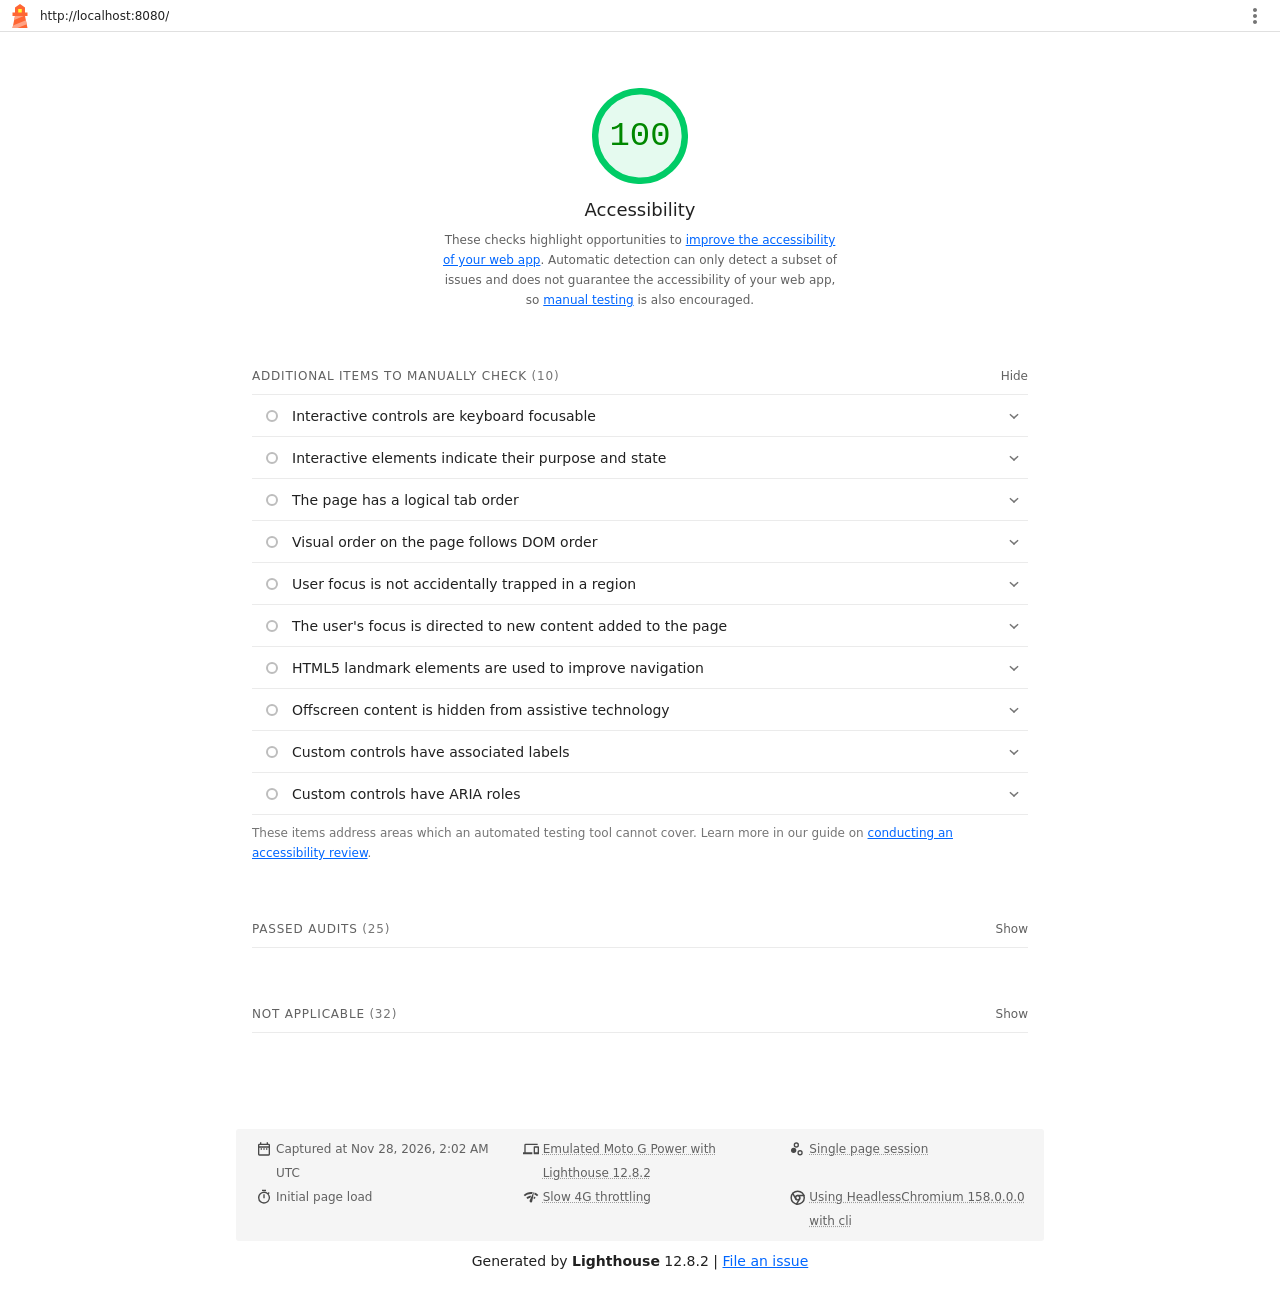
<file: docs/accessibility/dashboard-mobile.report.html>
<!--
@license
Copyright 2018 Google LLC
SPDX-License-Identifier: Apache-2.0
-->
<!doctype html>
<html lang="en">
<head>
  <meta charset="utf-8">
  <meta name="viewport" content="width=device-width, initial-scale=1, minimum-scale=1">
  <link rel="icon" href='data:image/svg+xml;utf8,<svg fill="none" xmlns="http://www.w3.org/2000/svg" viewBox="0 0 48 48"><path d="m14 7 10-7 10 7v10h5v7h-5l5 24H9l5-24H9v-7h5V7Z" fill="%23F63"/><path d="M31.561 24H14l-1.689 8.105L31.561 24ZM18.983 48H9l1.022-4.907L35.723 32.27l1.663 7.98L18.983 48Z" fill="%23FFA385"/><path fill="%23FF3" d="M20.5 10h7v7h-7z"/></svg>'>
  <title>Lighthouse Report</title>
  <style>body {margin: 0}</style>
</head>
<body>
  <noscript>Lighthouse report requires JavaScript. Please enable.</noscript>

  <div id="lh-log"></div>

  <script>window.__LIGHTHOUSE_JSON__ = {"lighthouseVersion":"12.8.2","requestedUrl":"http://localhost:8080/","mainDocumentUrl":"http://localhost:8080/","finalDisplayedUrl":"http://localhost:8080/","finalUrl":"http://localhost:8080/","fetchTime":"2026-11-28T02:02:08.125Z","gatherMode":"navigation","runWarnings":[],"userAgent":"Mozilla/5.0 (Windows NT 10.0; Win64; x64) AppleWebKit/537.36 (KHTML, like Gecko) HeadlessChrome/158.0.0.0 Safari/537.36 Edg/158.0.0.0","environment":{"networkUserAgent":"Mozilla/5.0 (Linux; Android 11; moto g power (2022)) AppleWebKit/537.36 (KHTML, like Gecko) Chrome/136.0.0.0 Mobile Safari/537.36","hostUserAgent":"Mozilla/5.0 (Windows NT 10.0; Win64; x64) AppleWebKit/537.36 (KHTML, like Gecko) HeadlessChrome/158.0.0.0 Safari/537.36 Edg/158.0.0.0","benchmarkIndex":2991,"credits":{"axe-core":"4.14.1"}},"audits":{"accesskeys":{"id":"accesskeys","title":"`[accesskey]` values are unique","description":"Access keys let users quickly focus a part of the page. For proper navigation, each access key must be unique. [Learn more about access keys](https://dequeuniversity.com/rules/axe/4.10/accesskeys).","score":null,"scoreDisplayMode":"notApplicable"},"aria-allowed-attr":{"id":"aria-allowed-attr","title":"`[aria-*]` attributes match their roles","description":"Each ARIA `role` supports a specific subset of `aria-*` attributes. Mismatching these invalidates the `aria-*` attributes. [Learn how to match ARIA attributes to their roles](https://dequeuniversity.com/rules/axe/4.10/aria-allowed-attr).","score":1,"scoreDisplayMode":"binary","details":{"type":"table","headings":[{"key":"node","valueType":"node","subItemsHeading":{"key":"relatedNode","valueType":"node"},"label":"Failing Elements"}],"items":[]}},"aria-allowed-role":{"id":"aria-allowed-role","title":"Uses ARIA roles only on compatible elements","description":"Many HTML elements can only be assigned certain ARIA roles. Using ARIA roles where they are not allowed can interfere with the accessibility of the web page. [Learn more about ARIA roles](https://dequeuniversity.com/rules/axe/4.10/aria-allowed-role).","score":1,"scoreDisplayMode":"binary","details":{"type":"table","headings":[{"key":"node","valueType":"node","subItemsHeading":{"key":"relatedNode","valueType":"node"},"label":"Failing Elements"}],"items":[]}},"aria-command-name":{"id":"aria-command-name","title":"`button`, `link`, and `menuitem` elements have accessible names","description":"When an element doesn't have an accessible name, screen readers announce it with a generic name, making it unusable for users who rely on screen readers. [Learn how to make command elements more accessible](https://dequeuniversity.com/rules/axe/4.10/aria-command-name).","score":null,"scoreDisplayMode":"notApplicable"},"aria-conditional-attr":{"id":"aria-conditional-attr","title":"ARIA attributes are used as specified for the element's role","description":"Some ARIA attributes are only allowed on an element under certain conditions. [Learn more about conditional ARIA attributes](https://dequeuniversity.com/rules/axe/4.10/aria-conditional-attr).","score":1,"scoreDisplayMode":"binary","details":{"type":"table","headings":[{"key":"node","valueType":"node","subItemsHeading":{"key":"relatedNode","valueType":"node"},"label":"Failing Elements"}],"items":[]}},"aria-deprecated-role":{"id":"aria-deprecated-role","title":"Deprecated ARIA roles were not used","description":"Deprecated ARIA roles may not be processed correctly by assistive technology. [Learn more about deprecated ARIA roles](https://dequeuniversity.com/rules/axe/4.10/aria-deprecated-role).","score":1,"scoreDisplayMode":"binary","details":{"type":"table","headings":[{"key":"node","valueType":"node","subItemsHeading":{"key":"relatedNode","valueType":"node"},"label":"Failing Elements"}],"items":[]}},"aria-dialog-name":{"id":"aria-dialog-name","title":"Elements with `role=\"dialog\"` or `role=\"alertdialog\"` have accessible names.","description":"ARIA dialog elements without accessible names may prevent screen readers users from discerning the purpose of these elements. [Learn how to make ARIA dialog elements more accessible](https://dequeuniversity.com/rules/axe/4.10/aria-dialog-name).","score":null,"scoreDisplayMode":"notApplicable"},"aria-hidden-body":{"id":"aria-hidden-body","title":"`[aria-hidden=\"true\"]` is not present on the document `\u003cbody>`","description":"Assistive technologies, like screen readers, work inconsistently when `aria-hidden=\"true\"` is set on the document `\u003cbody>`. [Learn how `aria-hidden` affects the document body](https://dequeuniversity.com/rules/axe/4.10/aria-hidden-body).","score":1,"scoreDisplayMode":"binary","details":{"type":"table","headings":[{"key":"node","valueType":"node","subItemsHeading":{"key":"relatedNode","valueType":"node"},"label":"Failing Elements"}],"items":[]}},"aria-hidden-focus":{"id":"aria-hidden-focus","title":"`[aria-hidden=\"true\"]` elements do not contain focusable descendents","description":"Focusable descendents within an `[aria-hidden=\"true\"]` element prevent those interactive elements from being available to users of assistive technologies like screen readers. [Learn how `aria-hidden` affects focusable elements](https://dequeuniversity.com/rules/axe/4.10/aria-hidden-focus).","score":null,"scoreDisplayMode":"notApplicable"},"aria-input-field-name":{"id":"aria-input-field-name","title":"ARIA input fields have accessible names","description":"When an input field doesn't have an accessible name, screen readers announce it with a generic name, making it unusable for users who rely on screen readers. [Learn more about input field labels](https://dequeuniversity.com/rules/axe/4.10/aria-input-field-name).","score":null,"scoreDisplayMode":"notApplicable"},"aria-meter-name":{"id":"aria-meter-name","title":"ARIA `meter` elements have accessible names","description":"When a meter element doesn't have an accessible name, screen readers announce it with a generic name, making it unusable for users who rely on screen readers. [Learn how to name `meter` elements](https://dequeuniversity.com/rules/axe/4.10/aria-meter-name).","score":null,"scoreDisplayMode":"notApplicable"},"aria-progressbar-name":{"id":"aria-progressbar-name","title":"ARIA `progressbar` elements have accessible names","description":"When a `progressbar` element doesn't have an accessible name, screen readers announce it with a generic name, making it unusable for users who rely on screen readers. [Learn how to label `progressbar` elements](https://dequeuniversity.com/rules/axe/4.10/aria-progressbar-name).","score":null,"scoreDisplayMode":"notApplicable"},"aria-prohibited-attr":{"id":"aria-prohibited-attr","title":"Elements use only permitted ARIA attributes","description":"Using ARIA attributes in roles where they are prohibited can mean that important information is not communicated to users of assistive technologies. [Learn more about prohibited ARIA roles](https://dequeuniversity.com/rules/axe/4.10/aria-prohibited-attr).","score":1,"scoreDisplayMode":"binary","details":{"type":"table","headings":[{"key":"node","valueType":"node","subItemsHeading":{"key":"relatedNode","valueType":"node"},"label":"Failing Elements"}],"items":[]}},"aria-required-attr":{"id":"aria-required-attr","title":"`[role]`s have all required `[aria-*]` attributes","description":"Some ARIA roles have required attributes that describe the state of the element to screen readers. [Learn more about roles and required attributes](https://dequeuniversity.com/rules/axe/4.10/aria-required-attr).","score":1,"scoreDisplayMode":"binary","details":{"type":"table","headings":[{"key":"node","valueType":"node","subItemsHeading":{"key":"relatedNode","valueType":"node"},"label":"Failing Elements"}],"items":[]}},"aria-required-children":{"id":"aria-required-children","title":"Elements with an ARIA `[role]` that require children to contain a specific `[role]` have all required children.","description":"Some ARIA parent roles must contain specific child roles to perform their intended accessibility functions. [Learn more about roles and required children elements](https://dequeuniversity.com/rules/axe/4.10/aria-required-children).","score":null,"scoreDisplayMode":"notApplicable"},"aria-required-parent":{"id":"aria-required-parent","title":"`[role]`s are contained by their required parent element","description":"Some ARIA child roles must be contained by specific parent roles to properly perform their intended accessibility functions. [Learn more about ARIA roles and required parent element](https://dequeuniversity.com/rules/axe/4.10/aria-required-parent).","score":null,"scoreDisplayMode":"notApplicable"},"aria-roles":{"id":"aria-roles","title":"`[role]` values are valid","description":"ARIA roles must have valid values in order to perform their intended accessibility functions. [Learn more about valid ARIA roles](https://dequeuniversity.com/rules/axe/4.10/aria-roles).","score":1,"scoreDisplayMode":"binary","details":{"type":"table","headings":[{"key":"node","valueType":"node","subItemsHeading":{"key":"relatedNode","valueType":"node"},"label":"Failing Elements"}],"items":[]}},"aria-text":{"id":"aria-text","title":"Elements with the `role=text` attribute do not have focusable descendents.","description":"Adding `role=text` around a text node split by markup enables VoiceOver to treat it as one phrase, but the element's focusable descendents will not be announced. [Learn more about the `role=text` attribute](https://dequeuniversity.com/rules/axe/4.10/aria-text).","score":null,"scoreDisplayMode":"notApplicable"},"aria-toggle-field-name":{"id":"aria-toggle-field-name","title":"ARIA toggle fields have accessible names","description":"When a toggle field doesn't have an accessible name, screen readers announce it with a generic name, making it unusable for users who rely on screen readers. [Learn more about toggle fields](https://dequeuniversity.com/rules/axe/4.10/aria-toggle-field-name).","score":null,"scoreDisplayMode":"notApplicable"},"aria-tooltip-name":{"id":"aria-tooltip-name","title":"ARIA `tooltip` elements have accessible names","description":"When a tooltip element doesn't have an accessible name, screen readers announce it with a generic name, making it unusable for users who rely on screen readers. [Learn how to name `tooltip` elements](https://dequeuniversity.com/rules/axe/4.10/aria-tooltip-name).","score":null,"scoreDisplayMode":"notApplicable"},"aria-treeitem-name":{"id":"aria-treeitem-name","title":"ARIA `treeitem` elements have accessible names","description":"When a `treeitem` element doesn't have an accessible name, screen readers announce it with a generic name, making it unusable for users who rely on screen readers. [Learn more about labeling `treeitem` elements](https://dequeuniversity.com/rules/axe/4.10/aria-treeitem-name).","score":null,"scoreDisplayMode":"notApplicable"},"aria-valid-attr-value":{"id":"aria-valid-attr-value","title":"`[aria-*]` attributes have valid values","description":"Assistive technologies, like screen readers, can't interpret ARIA attributes with invalid values. [Learn more about valid values for ARIA attributes](https://dequeuniversity.com/rules/axe/4.10/aria-valid-attr-value).","score":1,"scoreDisplayMode":"binary","details":{"type":"table","headings":[{"key":"node","valueType":"node","subItemsHeading":{"key":"relatedNode","valueType":"node"},"label":"Failing Elements"}],"items":[]}},"aria-valid-attr":{"id":"aria-valid-attr","title":"`[aria-*]` attributes are valid and not misspelled","description":"Assistive technologies, like screen readers, can't interpret ARIA attributes with invalid names. [Learn more about valid ARIA attributes](https://dequeuniversity.com/rules/axe/4.10/aria-valid-attr).","score":1,"scoreDisplayMode":"binary","details":{"type":"table","headings":[{"key":"node","valueType":"node","subItemsHeading":{"key":"relatedNode","valueType":"node"},"label":"Failing Elements"}],"items":[]}},"button-name":{"id":"button-name","title":"Buttons have an accessible name","description":"When a button doesn't have an accessible name, screen readers announce it as \"button\", making it unusable for users who rely on screen readers. [Learn how to make buttons more accessible](https://dequeuniversity.com/rules/axe/4.10/button-name).","score":1,"scoreDisplayMode":"binary","details":{"type":"table","headings":[{"key":"node","valueType":"node","subItemsHeading":{"key":"relatedNode","valueType":"node"},"label":"Failing Elements"}],"items":[]}},"bypass":{"id":"bypass","title":"The page contains a heading, skip link, or landmark region","description":"Adding ways to bypass repetitive content lets keyboard users navigate the page more efficiently. [Learn more about bypass blocks](https://dequeuniversity.com/rules/axe/4.10/bypass).","score":null,"scoreDisplayMode":"notApplicable"},"color-contrast":{"id":"color-contrast","title":"Background and foreground colors have a sufficient contrast ratio","description":"Low-contrast text is difficult or impossible for many users to read. [Learn how to provide sufficient color contrast](https://dequeuniversity.com/rules/axe/4.10/color-contrast).","score":1,"scoreDisplayMode":"binary","details":{"type":"table","headings":[{"key":"node","valueType":"node","subItemsHeading":{"key":"relatedNode","valueType":"node"},"label":"Failing Elements"}],"items":[]}},"definition-list":{"id":"definition-list","title":"`\u003cdl>`'s contain only properly-ordered `\u003cdt>` and `\u003cdd>` groups, `\u003cscript>`, `\u003ctemplate>` or `\u003cdiv>` elements.","description":"When definition lists are not properly marked up, screen readers may produce confusing or inaccurate output. [Learn how to structure definition lists correctly](https://dequeuniversity.com/rules/axe/4.10/definition-list).","score":null,"scoreDisplayMode":"notApplicable"},"dlitem":{"id":"dlitem","title":"Definition list items are wrapped in `\u003cdl>` elements","description":"Definition list items (`\u003cdt>` and `\u003cdd>`) must be wrapped in a parent `\u003cdl>` element to ensure that screen readers can properly announce them. [Learn how to structure definition lists correctly](https://dequeuniversity.com/rules/axe/4.10/dlitem).","score":null,"scoreDisplayMode":"notApplicable"},"document-title":{"id":"document-title","title":"Document has a `\u003ctitle>` element","description":"The title gives screen reader users an overview of the page, and search engine users rely on it heavily to determine if a page is relevant to their search. [Learn more about document titles](https://dequeuniversity.com/rules/axe/4.10/document-title).","score":1,"scoreDisplayMode":"binary","details":{"type":"table","headings":[{"key":"node","valueType":"node","subItemsHeading":{"key":"relatedNode","valueType":"node"},"label":"Failing Elements"}],"items":[]}},"duplicate-id-aria":{"id":"duplicate-id-aria","title":"ARIA IDs are unique","description":"The value of an ARIA ID must be unique to prevent other instances from being overlooked by assistive technologies. [Learn how to fix duplicate ARIA IDs](https://dequeuniversity.com/rules/axe/4.10/duplicate-id-aria).","score":null,"scoreDisplayMode":"notApplicable"},"empty-heading":{"id":"empty-heading","title":"All heading elements contain content.","description":"A heading with no content or inaccessible text prevent screen reader users from accessing information on the page's structure. [Learn more about headings](https://dequeuniversity.com/rules/axe/4.10/empty-heading).","score":null,"scoreDisplayMode":"notApplicable"},"form-field-multiple-labels":{"id":"form-field-multiple-labels","title":"No form fields have multiple labels","description":"Form fields with multiple labels can be confusingly announced by assistive technologies like screen readers which use either the first, the last, or all of the labels. [Learn how to use form labels](https://dequeuniversity.com/rules/axe/4.10/form-field-multiple-labels).","score":null,"scoreDisplayMode":"notApplicable"},"frame-title":{"id":"frame-title","title":"`\u003cframe>` or `\u003ciframe>` elements have a title","description":"Screen reader users rely on frame titles to describe the contents of frames. [Learn more about frame titles](https://dequeuniversity.com/rules/axe/4.10/frame-title).","score":null,"scoreDisplayMode":"notApplicable"},"heading-order":{"id":"heading-order","title":"Heading elements appear in a sequentially-descending order","description":"Properly ordered headings that do not skip levels convey the semantic structure of the page, making it easier to navigate and understand when using assistive technologies. [Learn more about heading order](https://dequeuniversity.com/rules/axe/4.10/heading-order).","score":1,"scoreDisplayMode":"binary","details":{"type":"table","headings":[{"key":"node","valueType":"node","subItemsHeading":{"key":"relatedNode","valueType":"node"},"label":"Failing Elements"}],"items":[]}},"html-has-lang":{"id":"html-has-lang","title":"`\u003chtml>` element has a `[lang]` attribute","description":"If a page doesn't specify a `lang` attribute, a screen reader assumes that the page is in the default language that the user chose when setting up the screen reader. If the page isn't actually in the default language, then the screen reader might not announce the page's text correctly. [Learn more about the `lang` attribute](https://dequeuniversity.com/rules/axe/4.10/html-has-lang).","score":1,"scoreDisplayMode":"binary","details":{"type":"table","headings":[{"key":"node","valueType":"node","subItemsHeading":{"key":"relatedNode","valueType":"node"},"label":"Failing Elements"}],"items":[]}},"html-lang-valid":{"id":"html-lang-valid","title":"`\u003chtml>` element has a valid value for its `[lang]` attribute","description":"Specifying a valid [BCP 47 language](https://www.w3.org/International/questions/qa-choosing-language-tags#question) helps screen readers announce text properly. [Learn how to use the `lang` attribute](https://dequeuniversity.com/rules/axe/4.10/html-lang-valid).","score":1,"scoreDisplayMode":"binary","details":{"type":"table","headings":[{"key":"node","valueType":"node","subItemsHeading":{"key":"relatedNode","valueType":"node"},"label":"Failing Elements"}],"items":[]}},"html-xml-lang-mismatch":{"id":"html-xml-lang-mismatch","title":"`\u003chtml>` element has an `[xml:lang]` attribute with the same base language as the `[lang]` attribute.","description":"If the webpage does not specify a consistent language, then the screen reader might not announce the page's text correctly. [Learn more about the `lang` attribute](https://dequeuniversity.com/rules/axe/4.10/html-xml-lang-mismatch).","score":null,"scoreDisplayMode":"notApplicable"},"identical-links-same-purpose":{"id":"identical-links-same-purpose","title":"Identical links have the same purpose.","description":"Links with the same destination should have the same description, to help users understand the link's purpose and decide whether to follow it. [Learn more about identical links](https://dequeuniversity.com/rules/axe/4.10/identical-links-same-purpose).","score":null,"scoreDisplayMode":"notApplicable"},"image-alt":{"id":"image-alt","title":"Image elements have `[alt]` attributes","description":"Informative elements should aim for short, descriptive alternate text. Decorative elements can be ignored with an empty alt attribute. [Learn more about the `alt` attribute](https://dequeuniversity.com/rules/axe/4.10/image-alt).","score":null,"scoreDisplayMode":"notApplicable"},"image-redundant-alt":{"id":"image-redundant-alt","title":"Image elements do not have `[alt]` attributes that are redundant text.","description":"Informative elements should aim for short, descriptive alternative text. Alternative text that is exactly the same as the text adjacent to the link or image is potentially confusing for screen reader users, because the text will be read twice. [Learn more about the `alt` attribute](https://dequeuniversity.com/rules/axe/4.10/image-redundant-alt).","score":null,"scoreDisplayMode":"notApplicable"},"input-button-name":{"id":"input-button-name","title":"Input buttons have discernible text.","description":"Adding discernable and accessible text to input buttons may help screen reader users understand the purpose of the input button. [Learn more about input buttons](https://dequeuniversity.com/rules/axe/4.10/input-button-name).","score":null,"scoreDisplayMode":"notApplicable"},"input-image-alt":{"id":"input-image-alt","title":"`\u003cinput type=\"image\">` elements have `[alt]` text","description":"When an image is being used as an `\u003cinput>` button, providing alternative text can help screen reader users understand the purpose of the button. [Learn about input image alt text](https://dequeuniversity.com/rules/axe/4.10/input-image-alt).","score":null,"scoreDisplayMode":"notApplicable"},"label-content-name-mismatch":{"id":"label-content-name-mismatch","title":"Elements with visible text labels have matching accessible names.","description":"Visible text labels that do not match the accessible name can result in a confusing experience for screen reader users. [Learn more about accessible names](https://dequeuniversity.com/rules/axe/4.10/label-content-name-mismatch).","score":1,"scoreDisplayMode":"binary","details":{"type":"table","headings":[{"key":"node","valueType":"node","subItemsHeading":{"key":"relatedNode","valueType":"node"},"label":"Failing Elements"}],"items":[]}},"label":{"id":"label","title":"Form elements have associated labels","description":"Labels ensure that form controls are announced properly by assistive technologies, like screen readers. [Learn more about form element labels](https://dequeuniversity.com/rules/axe/4.10/label).","score":1,"scoreDisplayMode":"binary","details":{"type":"table","headings":[{"key":"node","valueType":"node","subItemsHeading":{"key":"relatedNode","valueType":"node"},"label":"Failing Elements"}],"items":[]}},"landmark-one-main":{"id":"landmark-one-main","title":"Document has a main landmark.","description":"One main landmark helps screen reader users navigate a web page. [Learn more about landmarks](https://dequeuniversity.com/rules/axe/4.10/landmark-one-main).","score":null,"scoreDisplayMode":"notApplicable"},"link-name":{"id":"link-name","title":"Links have a discernible name","description":"Link text (and alternate text for images, when used as links) that is discernible, unique, and focusable improves the navigation experience for screen reader users. [Learn how to make links accessible](https://dequeuniversity.com/rules/axe/4.10/link-name).","score":1,"scoreDisplayMode":"binary","details":{"type":"table","headings":[{"key":"node","valueType":"node","subItemsHeading":{"key":"relatedNode","valueType":"node"},"label":"Failing Elements"}],"items":[]}},"link-in-text-block":{"id":"link-in-text-block","title":"Links are distinguishable without relying on color.","description":"Low-contrast text is difficult or impossible for many users to read. Link text that is discernible improves the experience for users with low vision. [Learn how to make links distinguishable](https://dequeuniversity.com/rules/axe/4.10/link-in-text-block).","score":null,"scoreDisplayMode":"notApplicable"},"list":{"id":"list","title":"Lists contain only `\u003cli>` elements and script supporting elements (`\u003cscript>` and `\u003ctemplate>`).","description":"Screen readers have a specific way of announcing lists. Ensuring proper list structure aids screen reader output. [Learn more about proper list structure](https://dequeuniversity.com/rules/axe/4.10/list).","score":null,"scoreDisplayMode":"notApplicable"},"listitem":{"id":"listitem","title":"List items (`\u003cli>`) are contained within `\u003cul>`, `\u003col>` or `\u003cmenu>` parent elements","description":"Screen readers require list items (`\u003cli>`) to be contained within a parent `\u003cul>`, `\u003col>` or `\u003cmenu>` to be announced properly. [Learn more about proper list structure](https://dequeuniversity.com/rules/axe/4.10/listitem).","score":null,"scoreDisplayMode":"notApplicable"},"meta-refresh":{"id":"meta-refresh","title":"The document does not use `\u003cmeta http-equiv=\"refresh\">`","description":"Users do not expect a page to refresh automatically, and doing so will move focus back to the top of the page. This may create a frustrating or confusing experience. [Learn more about the refresh meta tag](https://dequeuniversity.com/rules/axe/4.10/meta-refresh).","score":null,"scoreDisplayMode":"notApplicable"},"meta-viewport":{"id":"meta-viewport","title":"`[user-scalable=\"no\"]` is not used in the `\u003cmeta name=\"viewport\">` element and the `[maximum-scale]` attribute is not less than 5.","description":"Disabling zooming is problematic for users with low vision who rely on screen magnification to properly see the contents of a web page. [Learn more about the viewport meta tag](https://dequeuniversity.com/rules/axe/4.10/meta-viewport).","score":1,"scoreDisplayMode":"binary","details":{"type":"table","headings":[{"key":"node","valueType":"node","subItemsHeading":{"key":"relatedNode","valueType":"node"},"label":"Failing Elements"}],"items":[]}},"object-alt":{"id":"object-alt","title":"`\u003cobject>` elements have alternate text","description":"Screen readers cannot translate non-text content. Adding alternate text to `\u003cobject>` elements helps screen readers convey meaning to users. [Learn more about alt text for `object` elements](https://dequeuniversity.com/rules/axe/4.10/object-alt).","score":null,"scoreDisplayMode":"notApplicable"},"select-name":{"id":"select-name","title":"Select elements have associated label elements.","description":"Form elements without effective labels can create frustrating experiences for screen reader users. [Learn more about the `select` element](https://dequeuniversity.com/rules/axe/4.10/select-name).","score":1,"scoreDisplayMode":"binary","details":{"type":"table","headings":[{"key":"node","valueType":"node","subItemsHeading":{"key":"relatedNode","valueType":"node"},"label":"Failing Elements"}],"items":[]}},"skip-link":{"id":"skip-link","title":"Skip links are focusable.","description":"Including a skip link can help users skip to the main content to save time. [Learn more about skip links](https://dequeuniversity.com/rules/axe/4.10/skip-link).","score":1,"scoreDisplayMode":"binary","details":{"type":"table","headings":[{"key":"node","valueType":"node","subItemsHeading":{"key":"relatedNode","valueType":"node"},"label":"Failing Elements"}],"items":[]}},"tabindex":{"id":"tabindex","title":"No element has a `[tabindex]` value greater than 0","description":"A value greater than 0 implies an explicit navigation ordering. Although technically valid, this often creates frustrating experiences for users who rely on assistive technologies. [Learn more about the `tabindex` attribute](https://dequeuniversity.com/rules/axe/4.10/tabindex).","score":null,"scoreDisplayMode":"notApplicable"},"table-duplicate-name":{"id":"table-duplicate-name","title":"Tables have different content in the summary attribute and `\u003ccaption>`.","description":"The summary attribute should describe the table structure, while `\u003ccaption>` should have the onscreen title. Accurate table mark-up helps users of screen readers. [Learn more about summary and caption](https://dequeuniversity.com/rules/axe/4.10/table-duplicate-name).","score":1,"scoreDisplayMode":"binary","details":{"type":"table","headings":[{"key":"node","valueType":"node","subItemsHeading":{"key":"relatedNode","valueType":"node"},"label":"Failing Elements"}],"items":[]}},"table-fake-caption":{"id":"table-fake-caption","title":"Tables use `\u003ccaption>` instead of cells with the `[colspan]` attribute to indicate a caption.","description":"Screen readers have features to make navigating tables easier. Ensuring that tables use the actual caption element instead of cells with the `[colspan]` attribute may improve the experience for screen reader users. [Learn more about captions](https://dequeuniversity.com/rules/axe/4.10/table-fake-caption).","score":1,"scoreDisplayMode":"binary","details":{"type":"table","headings":[{"key":"node","valueType":"node","subItemsHeading":{"key":"relatedNode","valueType":"node"},"label":"Failing Elements"}],"items":[]}},"target-size":{"id":"target-size","title":"Touch targets have sufficient size and spacing.","description":"Touch targets with sufficient size and spacing help users who may have difficulty targeting small controls to activate the targets. [Learn more about touch targets](https://dequeuniversity.com/rules/axe/4.10/target-size).","score":1,"scoreDisplayMode":"binary","details":{"type":"table","headings":[{"key":"node","valueType":"node","subItemsHeading":{"key":"relatedNode","valueType":"node"},"label":"Failing Elements"}],"items":[]}},"td-has-header":{"id":"td-has-header","title":"`\u003ctd>` elements in a large `\u003ctable>` have one or more table headers.","description":"Screen readers have features to make navigating tables easier. Ensuring that `\u003ctd>` elements in a large table (3 or more cells in width and height) have an associated table header may improve the experience for screen reader users. [Learn more about table headers](https://dequeuniversity.com/rules/axe/4.10/td-has-header).","score":1,"scoreDisplayMode":"binary","details":{"type":"table","headings":[{"key":"node","valueType":"node","subItemsHeading":{"key":"relatedNode","valueType":"node"},"label":"Failing Elements"}],"items":[]}},"td-headers-attr":{"id":"td-headers-attr","title":"Cells in a `\u003ctable>` element that use the `[headers]` attribute refer to table cells within the same table.","description":"Screen readers have features to make navigating tables easier. Ensuring `\u003ctd>` cells using the `[headers]` attribute only refer to other cells in the same table may improve the experience for screen reader users. [Learn more about the `headers` attribute](https://dequeuniversity.com/rules/axe/4.10/td-headers-attr).","score":1,"scoreDisplayMode":"binary","details":{"type":"table","headings":[{"key":"node","valueType":"node","subItemsHeading":{"key":"relatedNode","valueType":"node"},"label":"Failing Elements"}],"items":[]}},"th-has-data-cells":{"id":"th-has-data-cells","title":"`\u003cth>` elements and elements with `[role=\"columnheader\"/\"rowheader\"]` have data cells they describe.","description":"Screen readers have features to make navigating tables easier. Ensuring table headers always refer to some set of cells may improve the experience for screen reader users. [Learn more about table headers](https://dequeuniversity.com/rules/axe/4.10/th-has-data-cells).","score":null,"scoreDisplayMode":"notApplicable"},"valid-lang":{"id":"valid-lang","title":"`[lang]` attributes have a valid value","description":"Specifying a valid [BCP 47 language](https://www.w3.org/International/questions/qa-choosing-language-tags#question) on elements helps ensure that text is pronounced correctly by a screen reader. [Learn how to use the `lang` attribute](https://dequeuniversity.com/rules/axe/4.10/valid-lang).","score":1,"scoreDisplayMode":"binary","details":{"type":"table","headings":[{"key":"node","valueType":"node","subItemsHeading":{"key":"relatedNode","valueType":"node"},"label":"Failing Elements"}],"items":[]}},"video-caption":{"id":"video-caption","title":"`\u003cvideo>` elements contain a `\u003ctrack>` element with `[kind=\"captions\"]`","description":"When a video provides a caption it is easier for deaf and hearing impaired users to access its information. [Learn more about video captions](https://dequeuniversity.com/rules/axe/4.10/video-caption).","score":null,"scoreDisplayMode":"notApplicable"},"custom-controls-labels":{"id":"custom-controls-labels","title":"Custom controls have associated labels","description":"Custom interactive controls have associated labels, provided by aria-label or aria-labelledby. [Learn more about custom controls and labels](https://developer.chrome.com/docs/lighthouse/accessibility/custom-controls-labels/).","score":null,"scoreDisplayMode":"manual"},"custom-controls-roles":{"id":"custom-controls-roles","title":"Custom controls have ARIA roles","description":"Custom interactive controls have appropriate ARIA roles. [Learn how to add roles to custom controls](https://developer.chrome.com/docs/lighthouse/accessibility/custom-control-roles/).","score":null,"scoreDisplayMode":"manual"},"focus-traps":{"id":"focus-traps","title":"User focus is not accidentally trapped in a region","description":"A user can tab into and out of any control or region without accidentally trapping their focus. [Learn how to avoid focus traps](https://developer.chrome.com/docs/lighthouse/accessibility/focus-traps/).","score":null,"scoreDisplayMode":"manual"},"focusable-controls":{"id":"focusable-controls","title":"Interactive controls are keyboard focusable","description":"Custom interactive controls are keyboard focusable and display a focus indicator. [Learn how to make custom controls focusable](https://developer.chrome.com/docs/lighthouse/accessibility/focusable-controls/).","score":null,"scoreDisplayMode":"manual"},"interactive-element-affordance":{"id":"interactive-element-affordance","title":"Interactive elements indicate their purpose and state","description":"Interactive elements, such as links and buttons, should indicate their state and be distinguishable from non-interactive elements. [Learn how to decorate interactive elements with affordance hints](https://developer.chrome.com/docs/lighthouse/accessibility/interactive-element-affordance/).","score":null,"scoreDisplayMode":"manual"},"logical-tab-order":{"id":"logical-tab-order","title":"The page has a logical tab order","description":"Tabbing through the page follows the visual layout. Users cannot focus elements that are offscreen. [Learn more about logical tab ordering](https://developer.chrome.com/docs/lighthouse/accessibility/logical-tab-order/).","score":null,"scoreDisplayMode":"manual"},"managed-focus":{"id":"managed-focus","title":"The user's focus is directed to new content added to the page","description":"If new content, such as a dialog, is added to the page, the user's focus is directed to it. [Learn how to direct focus to new content](https://developer.chrome.com/docs/lighthouse/accessibility/managed-focus/).","score":null,"scoreDisplayMode":"manual"},"offscreen-content-hidden":{"id":"offscreen-content-hidden","title":"Offscreen content is hidden from assistive technology","description":"Offscreen content is hidden with display: none or aria-hidden=true. [Learn how to properly hide offscreen content](https://developer.chrome.com/docs/lighthouse/accessibility/offscreen-content-hidden/).","score":null,"scoreDisplayMode":"manual"},"use-landmarks":{"id":"use-landmarks","title":"HTML5 landmark elements are used to improve navigation","description":"Landmark elements (`\u003cmain>`, `\u003cnav>`, etc.) are used to improve the keyboard navigation of the page for assistive technology. [Learn more about landmark elements](https://developer.chrome.com/docs/lighthouse/accessibility/use-landmarks/).","score":null,"scoreDisplayMode":"manual"},"visual-order-follows-dom":{"id":"visual-order-follows-dom","title":"Visual order on the page follows DOM order","description":"DOM order matches the visual order, improving navigation for assistive technology. [Learn more about DOM and visual ordering](https://developer.chrome.com/docs/lighthouse/accessibility/visual-order-follows-dom/).","score":null,"scoreDisplayMode":"manual"}},"configSettings":{"output":["json","html"],"maxWaitForFcp":30000,"maxWaitForLoad":45000,"pauseAfterFcpMs":1000,"pauseAfterLoadMs":1000,"networkQuietThresholdMs":1000,"cpuQuietThresholdMs":1000,"formFactor":"mobile","throttling":{"rttMs":150,"throughputKbps":1638.4,"requestLatencyMs":562.5,"downloadThroughputKbps":1474.5600000000002,"uploadThroughputKbps":675,"cpuSlowdownMultiplier":4},"throttlingMethod":"simulate","screenEmulation":{"mobile":true,"width":412,"height":823,"deviceScaleFactor":1.75,"disabled":false},"emulatedUserAgent":"Mozilla/5.0 (Linux; Android 11; moto g power (2022)) AppleWebKit/537.36 (KHTML, like Gecko) Chrome/136.0.0.0 Mobile Safari/537.36","auditMode":false,"gatherMode":false,"clearStorageTypes":["file_systems","shader_cache","service_workers","cache_storage"],"disableStorageReset":false,"debugNavigation":false,"channel":"cli","usePassiveGathering":false,"disableFullPageScreenshot":false,"skipAboutBlank":false,"blankPage":"about:blank","ignoreStatusCode":false,"locale":"en-US","blockedUrlPatterns":null,"additionalTraceCategories":null,"extraHeaders":{"Cookie":"JSESSIONID=REDACTED"},"precomputedLanternData":null,"onlyAudits":null,"onlyCategories":["accessibility"],"skipAudits":null},"categories":{"accessibility":{"title":"Accessibility","description":"These checks highlight opportunities to [improve the accessibility of your web app](https://developer.chrome.com/docs/lighthouse/accessibility/). Automatic detection can only detect a subset of issues and does not guarantee the accessibility of your web app, so [manual testing](https://web.dev/articles/how-to-review) is also encouraged.","manualDescription":"These items address areas which an automated testing tool cannot cover. Learn more in our guide on [conducting an accessibility review](https://web.dev/articles/how-to-review).","supportedModes":["navigation","snapshot"],"auditRefs":[{"id":"accesskeys","weight":0,"group":"a11y-navigation"},{"id":"aria-allowed-attr","weight":10,"group":"a11y-aria"},{"id":"aria-allowed-role","weight":1,"group":"a11y-aria"},{"id":"aria-command-name","weight":0,"group":"a11y-aria"},{"id":"aria-conditional-attr","weight":7,"group":"a11y-aria"},{"id":"aria-deprecated-role","weight":1,"group":"a11y-aria"},{"id":"aria-dialog-name","weight":0,"group":"a11y-aria"},{"id":"aria-hidden-body","weight":10,"group":"a11y-aria"},{"id":"aria-hidden-focus","weight":0,"group":"a11y-aria"},{"id":"aria-input-field-name","weight":0,"group":"a11y-aria"},{"id":"aria-meter-name","weight":0,"group":"a11y-aria"},{"id":"aria-progressbar-name","weight":0,"group":"a11y-aria"},{"id":"aria-prohibited-attr","weight":7,"group":"a11y-aria"},{"id":"aria-required-attr","weight":10,"group":"a11y-aria"},{"id":"aria-required-children","weight":0,"group":"a11y-aria"},{"id":"aria-required-parent","weight":0,"group":"a11y-aria"},{"id":"aria-roles","weight":7,"group":"a11y-aria"},{"id":"aria-text","weight":0,"group":"a11y-aria"},{"id":"aria-toggle-field-name","weight":0,"group":"a11y-aria"},{"id":"aria-tooltip-name","weight":0,"group":"a11y-aria"},{"id":"aria-treeitem-name","weight":0,"group":"a11y-aria"},{"id":"aria-valid-attr-value","weight":10,"group":"a11y-aria"},{"id":"aria-valid-attr","weight":10,"group":"a11y-aria"},{"id":"button-name","weight":10,"group":"a11y-names-labels"},{"id":"bypass","weight":0,"group":"a11y-navigation"},{"id":"color-contrast","weight":7,"group":"a11y-color-contrast"},{"id":"definition-list","weight":0,"group":"a11y-tables-lists"},{"id":"dlitem","weight":0,"group":"a11y-tables-lists"},{"id":"document-title","weight":7,"group":"a11y-names-labels"},{"id":"duplicate-id-aria","weight":0,"group":"a11y-aria"},{"id":"form-field-multiple-labels","weight":0,"group":"a11y-names-labels"},{"id":"frame-title","weight":0,"group":"a11y-names-labels"},{"id":"heading-order","weight":3,"group":"a11y-navigation"},{"id":"html-has-lang","weight":7,"group":"a11y-language"},{"id":"html-lang-valid","weight":7,"group":"a11y-language"},{"id":"html-xml-lang-mismatch","weight":0,"group":"a11y-language"},{"id":"image-alt","weight":0,"group":"a11y-names-labels"},{"id":"image-redundant-alt","weight":0,"group":"a11y-names-labels"},{"id":"input-button-name","weight":0,"group":"a11y-names-labels"},{"id":"input-image-alt","weight":0,"group":"a11y-names-labels"},{"id":"label","weight":7,"group":"a11y-names-labels"},{"id":"link-in-text-block","weight":0,"group":"a11y-color-contrast"},{"id":"link-name","weight":7,"group":"a11y-names-labels"},{"id":"list","weight":0,"group":"a11y-tables-lists"},{"id":"listitem","weight":0,"group":"a11y-tables-lists"},{"id":"meta-refresh","weight":0,"group":"a11y-best-practices"},{"id":"meta-viewport","weight":10,"group":"a11y-best-practices"},{"id":"object-alt","weight":0,"group":"a11y-names-labels"},{"id":"select-name","weight":7,"group":"a11y-names-labels"},{"id":"skip-link","weight":3,"group":"a11y-names-labels"},{"id":"tabindex","weight":0,"group":"a11y-navigation"},{"id":"table-duplicate-name","weight":1,"group":"a11y-tables-lists"},{"id":"target-size","weight":7,"group":"a11y-best-practices"},{"id":"td-headers-attr","weight":7,"group":"a11y-tables-lists"},{"id":"th-has-data-cells","weight":0,"group":"a11y-tables-lists"},{"id":"valid-lang","weight":7,"group":"a11y-language"},{"id":"video-caption","weight":0,"group":"a11y-audio-video"},{"id":"focusable-controls","weight":0},{"id":"interactive-element-affordance","weight":0},{"id":"logical-tab-order","weight":0},{"id":"visual-order-follows-dom","weight":0},{"id":"focus-traps","weight":0},{"id":"managed-focus","weight":0},{"id":"use-landmarks","weight":0},{"id":"offscreen-content-hidden","weight":0},{"id":"custom-controls-labels","weight":0},{"id":"custom-controls-roles","weight":0},{"id":"empty-heading","weight":0,"group":"hidden"},{"id":"identical-links-same-purpose","weight":0,"group":"hidden"},{"id":"landmark-one-main","weight":0,"group":"hidden"},{"id":"label-content-name-mismatch","weight":0,"group":"hidden"},{"id":"table-fake-caption","weight":0,"group":"hidden"},{"id":"td-has-header","weight":0,"group":"hidden"}],"id":"accessibility","score":1}},"categoryGroups":{"metrics":{"title":"Metrics"},"insights":{"title":"Insights","description":"These insights are also available in the Chrome DevTools Performance Panel - [record a trace](https://developer.chrome.com/docs/devtools/performance/reference) to view more detailed information."},"diagnostics":{"title":"Diagnostics","description":"More information about the performance of your application. These numbers don't [directly affect](https://developer.chrome.com/docs/lighthouse/performance/performance-scoring/) the Performance score."},"a11y-best-practices":{"title":"Best practices","description":"These items highlight common accessibility best practices."},"a11y-color-contrast":{"title":"Contrast","description":"These are opportunities to improve the legibility of your content."},"a11y-names-labels":{"title":"Names and labels","description":"These are opportunities to improve the semantics of the controls in your application. This may enhance the experience for users of assistive technology, like a screen reader."},"a11y-navigation":{"title":"Navigation","description":"These are opportunities to improve keyboard navigation in your application."},"a11y-aria":{"title":"ARIA","description":"These are opportunities to improve the usage of ARIA in your application which may enhance the experience for users of assistive technology, like a screen reader."},"a11y-language":{"title":"Internationalization and localization","description":"These are opportunities to improve the interpretation of your content by users in different locales."},"a11y-audio-video":{"title":"Audio and video","description":"These are opportunities to provide alternative content for audio and video. This may improve the experience for users with hearing or vision impairments."},"a11y-tables-lists":{"title":"Tables and lists","description":"These are opportunities to improve the experience of reading tabular or list data using assistive technology, like a screen reader."},"seo-mobile":{"title":"Mobile Friendly","description":"Make sure your pages are mobile friendly so users don’t have to pinch or zoom in order to read the content pages. [Learn how to make pages mobile-friendly](https://developers.google.com/search/mobile-sites/)."},"seo-content":{"title":"Content Best Practices","description":"Format your HTML in a way that enables crawlers to better understand your app’s content."},"seo-crawl":{"title":"Crawling and Indexing","description":"To appear in search results, crawlers need access to your app."},"best-practices-trust-safety":{"title":"Trust and Safety"},"best-practices-ux":{"title":"User Experience"},"best-practices-browser-compat":{"title":"Browser Compatibility"},"best-practices-general":{"title":"General"},"hidden":{"title":""}},"stackPacks":[],"entities":[{"name":"localhost","origins":["http://localhost:8080"],"isFirstParty":true,"isUnrecognized":true}],"fullPageScreenshot":{"screenshot":{"data":"[data-uri]","width":412,"height":2373},"nodes":{}},"timing":{"entries":[{"startTime":1478.58,"name":"lh:config","duration":662.16,"entryType":"measure"},{"startTime":1480.13,"name":"lh:config:resolveArtifactsToDefns","duration":62.05,"entryType":"measure"},{"startTime":2140.92,"name":"lh:runner:gather","duration":8334.49,"entryType":"measure"},{"startTime":2225.91,"name":"lh:driver:connect","duration":13.37,"entryType":"measure"},{"startTime":2239.55,"name":"lh:driver:navigate","duration":11.87,"entryType":"measure"},{"startTime":2251.89,"name":"lh:gather:getBenchmarkIndex","duration":1008.14,"entryType":"measure"},{"startTime":3260.27,"name":"lh:gather:getVersion","duration":1.08,"entryType":"measure"},{"startTime":3261.46,"name":"lh:gather:getDevicePixelRatio","duration":1.33,"entryType":"measure"},{"startTime":3263.69,"name":"lh:prepare:navigationMode","duration":3317.46,"entryType":"measure"},{"startTime":3282.9,"name":"lh:storage:clearDataForOrigin","duration":17.1,"entryType":"measure"},{"startTime":3300.15,"name":"lh:storage:clearBrowserCaches","duration":3276.9,"entryType":"measure"},{"startTime":6578.75,"name":"lh:gather:prepareThrottlingAndNetwork","duration":2.36,"entryType":"measure"},{"startTime":6594.19,"name":"lh:driver:navigate","duration":2513.36,"entryType":"measure"},{"startTime":9110.44,"name":"lh:computed:NetworkRecords","duration":0.51,"entryType":"measure"},{"startTime":9111.35,"name":"lh:gather:getArtifact:DevtoolsLog","duration":0.02,"entryType":"measure"},{"startTime":9111.39,"name":"lh:gather:getArtifact:Accessibility","duration":171.05,"entryType":"measure"},{"startTime":9282.73,"name":"lh:gather:getArtifact:NetworkUserAgent","duration":0.14,"entryType":"measure"},{"startTime":9282.89,"name":"lh:gather:getArtifact:Stacks","duration":12.46,"entryType":"measure"},{"startTime":9283.01,"name":"lh:gather:collectStacks","duration":12.31,"entryType":"measure"},{"startTime":9295.36,"name":"lh:gather:getArtifact:FullPageScreenshot","duration":1161.04,"entryType":"measure"},{"startTime":10475.68,"name":"lh:runner:audit","duration":167.19,"entryType":"measure"},{"startTime":10475.78,"name":"lh:runner:auditing","duration":166.71,"entryType":"measure"},{"startTime":10477.06,"name":"lh:audit:accesskeys","duration":1.11,"entryType":"measure"},{"startTime":10478.43,"name":"lh:audit:aria-allowed-attr","duration":4.59,"entryType":"measure"},{"startTime":10483.31,"name":"lh:audit:aria-allowed-role","duration":4.13,"entryType":"measure"},{"startTime":10487.85,"name":"lh:audit:aria-command-name","duration":1.26,"entryType":"measure"},{"startTime":10489.44,"name":"lh:audit:aria-conditional-attr","duration":5.96,"entryType":"measure"},{"startTime":10495.85,"name":"lh:audit:aria-deprecated-role","duration":2.36,"entryType":"measure"},{"startTime":10498.6,"name":"lh:audit:aria-dialog-name","duration":0.79,"entryType":"measure"},{"startTime":10499.66,"name":"lh:audit:aria-hidden-body","duration":8.32,"entryType":"measure"},{"startTime":10508.25,"name":"lh:audit:aria-hidden-focus","duration":1.42,"entryType":"measure"},{"startTime":10509.95,"name":"lh:audit:aria-input-field-name","duration":1.09,"entryType":"measure"},{"startTime":10511.27,"name":"lh:audit:aria-meter-name","duration":1.05,"entryType":"measure"},{"startTime":10512.59,"name":"lh:audit:aria-progressbar-name","duration":2.71,"entryType":"measure"},{"startTime":10515.5,"name":"lh:audit:aria-prohibited-attr","duration":2.1,"entryType":"measure"},{"startTime":10517.84,"name":"lh:audit:aria-required-attr","duration":2.05,"entryType":"measure"},{"startTime":10520.12,"name":"lh:audit:aria-required-children","duration":1,"entryType":"measure"},{"startTime":10521.3,"name":"lh:audit:aria-required-parent","duration":0.96,"entryType":"measure"},{"startTime":10522.44,"name":"lh:audit:aria-roles","duration":2.01,"entryType":"measure"},{"startTime":10524.65,"name":"lh:audit:aria-text","duration":1.14,"entryType":"measure"},{"startTime":10525.97,"name":"lh:audit:aria-toggle-field-name","duration":1.15,"entryType":"measure"},{"startTime":10527.31,"name":"lh:audit:aria-tooltip-name","duration":3.32,"entryType":"measure"},{"startTime":10530.85,"name":"lh:audit:aria-treeitem-name","duration":1.36,"entryType":"measure"},{"startTime":10532.43,"name":"lh:audit:aria-valid-attr-value","duration":4.29,"entryType":"measure"},{"startTime":10537.17,"name":"lh:audit:aria-valid-attr","duration":3.78,"entryType":"measure"},{"startTime":10541.46,"name":"lh:audit:button-name","duration":4.78,"entryType":"measure"},{"startTime":10546.56,"name":"lh:audit:bypass","duration":6.22,"entryType":"measure"},{"startTime":10553.08,"name":"lh:audit:color-contrast","duration":7.01,"entryType":"measure"},{"startTime":10560.29,"name":"lh:audit:definition-list","duration":1.2,"entryType":"measure"},{"startTime":10561.64,"name":"lh:audit:dlitem","duration":1.17,"entryType":"measure"},{"startTime":10562.97,"name":"lh:audit:document-title","duration":1.91,"entryType":"measure"},{"startTime":10565.03,"name":"lh:audit:duplicate-id-aria","duration":1.66,"entryType":"measure"},{"startTime":10566.85,"name":"lh:audit:empty-heading","duration":4.26,"entryType":"measure"},{"startTime":10571.33,"name":"lh:audit:form-field-multiple-labels","duration":1.93,"entryType":"measure"},{"startTime":10573.42,"name":"lh:audit:frame-title","duration":1.12,"entryType":"measure"},{"startTime":10574.69,"name":"lh:audit:heading-order","duration":1.78,"entryType":"measure"},{"startTime":10576.65,"name":"lh:audit:html-has-lang","duration":2.07,"entryType":"measure"},{"startTime":10578.88,"name":"lh:audit:html-lang-valid","duration":1.91,"entryType":"measure"},{"startTime":10580.96,"name":"lh:audit:html-xml-lang-mismatch","duration":1.38,"entryType":"measure"},{"startTime":10582.5,"name":"lh:audit:identical-links-same-purpose","duration":1.94,"entryType":"measure"},{"startTime":10584.62,"name":"lh:audit:image-alt","duration":1.37,"entryType":"measure"},{"startTime":10586.19,"name":"lh:audit:image-redundant-alt","duration":1.47,"entryType":"measure"},{"startTime":10587.83,"name":"lh:audit:input-button-name","duration":1.38,"entryType":"measure"},{"startTime":10589.37,"name":"lh:audit:input-image-alt","duration":3.75,"entryType":"measure"},{"startTime":10593.33,"name":"lh:audit:label-content-name-mismatch","duration":1.91,"entryType":"measure"},{"startTime":10595.4,"name":"lh:audit:label","duration":1.8,"entryType":"measure"},{"startTime":10597.36,"name":"lh:audit:landmark-one-main","duration":1.71,"entryType":"measure"},{"startTime":10599.23,"name":"lh:audit:link-name","duration":1.92,"entryType":"measure"},{"startTime":10601.34,"name":"lh:audit:link-in-text-block","duration":1.65,"entryType":"measure"},{"startTime":10603.2,"name":"lh:audit:list","duration":1.63,"entryType":"measure"},{"startTime":10605.02,"name":"lh:audit:listitem","duration":1.65,"entryType":"measure"},{"startTime":10606.83,"name":"lh:audit:meta-refresh","duration":5.54,"entryType":"measure"},{"startTime":10612.57,"name":"lh:audit:meta-viewport","duration":2,"entryType":"measure"},{"startTime":10614.74,"name":"lh:audit:object-alt","duration":1.63,"entryType":"measure"},{"startTime":10616.52,"name":"lh:audit:select-name","duration":2.24,"entryType":"measure"},{"startTime":10618.97,"name":"lh:audit:skip-link","duration":1.71,"entryType":"measure"},{"startTime":10620.84,"name":"lh:audit:tabindex","duration":1.68,"entryType":"measure"},{"startTime":10622.69,"name":"lh:audit:table-duplicate-name","duration":1.8,"entryType":"measure"},{"startTime":10624.65,"name":"lh:audit:table-fake-caption","duration":1.85,"entryType":"measure"},{"startTime":10626.65,"name":"lh:audit:target-size","duration":1.69,"entryType":"measure"},{"startTime":10628.51,"name":"lh:audit:td-has-header","duration":1.82,"entryType":"measure"},{"startTime":10630.5,"name":"lh:audit:td-headers-attr","duration":5.55,"entryType":"measure"},{"startTime":10636.26,"name":"lh:audit:th-has-data-cells","duration":2.02,"entryType":"measure"},{"startTime":10638.47,"name":"lh:audit:valid-lang","duration":1.79,"entryType":"measure"},{"startTime":10640.42,"name":"lh:audit:video-caption","duration":1.72,"entryType":"measure"},{"startTime":10642.18,"name":"lh:audit:custom-controls-labels","duration":0.14,"entryType":"measure"},{"startTime":10642.33,"name":"lh:audit:custom-controls-roles","duration":0.01,"entryType":"measure"},{"startTime":10642.35,"name":"lh:audit:focus-traps","duration":0.01,"entryType":"measure"},{"startTime":10642.36,"name":"lh:audit:focusable-controls","duration":0.01,"entryType":"measure"},{"startTime":10642.37,"name":"lh:audit:interactive-element-affordance","duration":0.01,"entryType":"measure"},{"startTime":10642.38,"name":"lh:audit:logical-tab-order","duration":0.01,"entryType":"measure"},{"startTime":10642.39,"name":"lh:audit:managed-focus","duration":0.01,"entryType":"measure"},{"startTime":10642.4,"name":"lh:audit:offscreen-content-hidden","duration":0.01,"entryType":"measure"},{"startTime":10642.46,"name":"lh:audit:use-landmarks","duration":0.01,"entryType":"measure"},{"startTime":10642.47,"name":"lh:audit:visual-order-follows-dom","duration":0.01,"entryType":"measure"},{"startTime":10642.49,"name":"lh:runner:generate","duration":0.36,"entryType":"measure"},{"startTime":10643.32,"name":"lh:computed:EntityClassification","duration":1.58,"entryType":"measure"}],"total":8501.68},"i18n":{"rendererFormattedStrings":{"calculatorLink":"See calculator.","collapseView":"Collapse view","crcInitialNavigation":"Initial Navigation","crcLongestDurationLabel":"Maximum critical path latency:","dropdownCopyJSON":"Copy JSON","dropdownDarkTheme":"Toggle Dark Theme","dropdownPrintExpanded":"Print Expanded","dropdownPrintSummary":"Print Summary","dropdownSaveGist":"Save as Gist","dropdownSaveHTML":"Save as HTML","dropdownSaveJSON":"Save as JSON","dropdownViewUnthrottledTrace":"View Unthrottled Trace","dropdownViewer":"Open in Viewer","errorLabel":"Error!","errorMissingAuditInfo":"Report error: no audit information","expandView":"Expand view","firstPartyChipLabel":"1st party","footerIssue":"File an issue","goBackToAudits":"Go back to audits","hide":"Hide","insightsNotice":"Later this year, insights will replace performance audits. [Learn more and provide feedback here](https://github.com/GoogleChrome/lighthouse/discussions/16462).","labDataTitle":"Lab Data","lsPerformanceCategoryDescription":"[Lighthouse](https://developers.google.com/web/tools/lighthouse/) analysis of the current page on an emulated mobile network. Values are estimated and may vary.","manualAuditsGroupTitle":"Additional items to manually check","notApplicableAuditsGroupTitle":"Not applicable","openInANewTabTooltip":"Open in a new tab","opportunityResourceColumnLabel":"Opportunity","opportunitySavingsColumnLabel":"Estimated Savings","passedAuditsGroupTitle":"Passed audits","runtimeAnalysisWindow":"Initial page load","runtimeAnalysisWindowSnapshot":"Point-in-time snapshot","runtimeAnalysisWindowTimespan":"User interactions timespan","runtimeCustom":"Custom throttling","runtimeDesktopEmulation":"Emulated Desktop","runtimeMobileEmulation":"Emulated Moto G Power","runtimeNoEmulation":"No emulation","runtimeSettingsAxeVersion":"Axe version","runtimeSettingsBenchmark":"Unthrottled CPU/Memory Power","runtimeSettingsCPUThrottling":"CPU throttling","runtimeSettingsDevice":"Device","runtimeSettingsNetworkThrottling":"Network throttling","runtimeSettingsScreenEmulation":"Screen emulation","runtimeSettingsUANetwork":"User agent (network)","runtimeSingleLoad":"Single page session","runtimeSingleLoadTooltip":"This data is taken from a single page session, as opposed to field data summarizing many sessions.","runtimeSlow4g":"Slow 4G throttling","runtimeUnknown":"Unknown","show":"Show","showRelevantAudits":"Show audits relevant to:","snippetCollapseButtonLabel":"Collapse snippet","snippetExpandButtonLabel":"Expand snippet","thirdPartyResourcesLabel":"Show 3rd-party resources","throttlingProvided":"Provided by environment","toplevelWarningsMessage":"There were issues affecting this run of Lighthouse:","tryInsights":"Try insights","unattributable":"Unattributable","varianceDisclaimer":"Values are estimated and may vary. The [performance score is calculated](https://developer.chrome.com/docs/lighthouse/performance/performance-scoring/) directly from these metrics.","viewTraceLabel":"View Trace","viewTreemapLabel":"View Treemap","warningAuditsGroupTitle":"Passed audits but with warnings","warningHeader":"Warnings: "},"icuMessagePaths":{"core/audits/accessibility/accesskeys.js | title":["audits.accesskeys.title"],"core/audits/accessibility/accesskeys.js | description":["audits.accesskeys.description"],"core/audits/accessibility/aria-allowed-attr.js | title":["audits[aria-allowed-attr].title"],"core/audits/accessibility/aria-allowed-attr.js | description":["audits[aria-allowed-attr].description"],"core/lib/i18n/i18n.js | columnFailingElem":["audits[aria-allowed-attr].details.headings[0].label","audits[aria-allowed-role].details.headings[0].label","audits[aria-conditional-attr].details.headings[0].label","audits[aria-deprecated-role].details.headings[0].label","audits[aria-hidden-body].details.headings[0].label","audits[aria-prohibited-attr].details.headings[0].label","audits[aria-required-attr].details.headings[0].label","audits[aria-roles].details.headings[0].label","audits[aria-valid-attr-value].details.headings[0].label","audits[aria-valid-attr].details.headings[0].label","audits[button-name].details.headings[0].label","audits[color-contrast].details.headings[0].label","audits[document-title].details.headings[0].label","audits[heading-order].details.headings[0].label","audits[html-has-lang].details.headings[0].label","audits[html-lang-valid].details.headings[0].label","audits[label-content-name-mismatch].details.headings[0].label","audits.label.details.headings[0].label","audits[link-name].details.headings[0].label","audits[meta-viewport].details.headings[0].label","audits[select-name].details.headings[0].label","audits[skip-link].details.headings[0].label","audits[table-duplicate-name].details.headings[0].label","audits[table-fake-caption].details.headings[0].label","audits[target-size].details.headings[0].label","audits[td-has-header].details.headings[0].label","audits[td-headers-attr].details.headings[0].label","audits[valid-lang].details.headings[0].label"],"core/audits/accessibility/aria-allowed-role.js | title":["audits[aria-allowed-role].title"],"core/audits/accessibility/aria-allowed-role.js | description":["audits[aria-allowed-role].description"],"core/audits/accessibility/aria-command-name.js | title":["audits[aria-command-name].title"],"core/audits/accessibility/aria-command-name.js | description":["audits[aria-command-name].description"],"core/audits/accessibility/aria-conditional-attr.js | title":["audits[aria-conditional-attr].title"],"core/audits/accessibility/aria-conditional-attr.js | description":["audits[aria-conditional-attr].description"],"core/audits/accessibility/aria-deprecated-role.js | title":["audits[aria-deprecated-role].title"],"core/audits/accessibility/aria-deprecated-role.js | description":["audits[aria-deprecated-role].description"],"core/audits/accessibility/aria-dialog-name.js | title":["audits[aria-dialog-name].title"],"core/audits/accessibility/aria-dialog-name.js | description":["audits[aria-dialog-name].description"],"core/audits/accessibility/aria-hidden-body.js | title":["audits[aria-hidden-body].title"],"core/audits/accessibility/aria-hidden-body.js | description":["audits[aria-hidden-body].description"],"core/audits/accessibility/aria-hidden-focus.js | title":["audits[aria-hidden-focus].title"],"core/audits/accessibility/aria-hidden-focus.js | description":["audits[aria-hidden-focus].description"],"core/audits/accessibility/aria-input-field-name.js | title":["audits[aria-input-field-name].title"],"core/audits/accessibility/aria-input-field-name.js | description":["audits[aria-input-field-name].description"],"core/audits/accessibility/aria-meter-name.js | title":["audits[aria-meter-name].title"],"core/audits/accessibility/aria-meter-name.js | description":["audits[aria-meter-name].description"],"core/audits/accessibility/aria-progressbar-name.js | title":["audits[aria-progressbar-name].title"],"core/audits/accessibility/aria-progressbar-name.js | description":["audits[aria-progressbar-name].description"],"core/audits/accessibility/aria-prohibited-attr.js | title":["audits[aria-prohibited-attr].title"],"core/audits/accessibility/aria-prohibited-attr.js | description":["audits[aria-prohibited-attr].description"],"core/audits/accessibility/aria-required-attr.js | title":["audits[aria-required-attr].title"],"core/audits/accessibility/aria-required-attr.js | description":["audits[aria-required-attr].description"],"core/audits/accessibility/aria-required-children.js | title":["audits[aria-required-children].title"],"core/audits/accessibility/aria-required-children.js | description":["audits[aria-required-children].description"],"core/audits/accessibility/aria-required-parent.js | title":["audits[aria-required-parent].title"],"core/audits/accessibility/aria-required-parent.js | description":["audits[aria-required-parent].description"],"core/audits/accessibility/aria-roles.js | title":["audits[aria-roles].title"],"core/audits/accessibility/aria-roles.js | description":["audits[aria-roles].description"],"core/audits/accessibility/aria-text.js | title":["audits[aria-text].title"],"core/audits/accessibility/aria-text.js | description":["audits[aria-text].description"],"core/audits/accessibility/aria-toggle-field-name.js | title":["audits[aria-toggle-field-name].title"],"core/audits/accessibility/aria-toggle-field-name.js | description":["audits[aria-toggle-field-name].description"],"core/audits/accessibility/aria-tooltip-name.js | title":["audits[aria-tooltip-name].title"],"core/audits/accessibility/aria-tooltip-name.js | description":["audits[aria-tooltip-name].description"],"core/audits/accessibility/aria-treeitem-name.js | title":["audits[aria-treeitem-name].title"],"core/audits/accessibility/aria-treeitem-name.js | description":["audits[aria-treeitem-name].description"],"core/audits/accessibility/aria-valid-attr-value.js | title":["audits[aria-valid-attr-value].title"],"core/audits/accessibility/aria-valid-attr-value.js | description":["audits[aria-valid-attr-value].description"],"core/audits/accessibility/aria-valid-attr.js | title":["audits[aria-valid-attr].title"],"core/audits/accessibility/aria-valid-attr.js | description":["audits[aria-valid-attr].description"],"core/audits/accessibility/button-name.js | title":["audits[button-name].title"],"core/audits/accessibility/button-name.js | description":["audits[button-name].description"],"core/audits/accessibility/bypass.js | title":["audits.bypass.title"],"core/audits/accessibility/bypass.js | description":["audits.bypass.description"],"core/audits/accessibility/color-contrast.js | title":["audits[color-contrast].title"],"core/audits/accessibility/color-contrast.js | description":["audits[color-contrast].description"],"core/audits/accessibility/definition-list.js | title":["audits[definition-list].title"],"core/audits/accessibility/definition-list.js | description":["audits[definition-list].description"],"core/audits/accessibility/dlitem.js | title":["audits.dlitem.title"],"core/audits/accessibility/dlitem.js | description":["audits.dlitem.description"],"core/audits/accessibility/document-title.js | title":["audits[document-title].title"],"core/audits/accessibility/document-title.js | description":["audits[document-title].description"],"core/audits/accessibility/duplicate-id-aria.js | title":["audits[duplicate-id-aria].title"],"core/audits/accessibility/duplicate-id-aria.js | description":["audits[duplicate-id-aria].description"],"core/audits/accessibility/empty-heading.js | title":["audits[empty-heading].title"],"core/audits/accessibility/empty-heading.js | description":["audits[empty-heading].description"],"core/audits/accessibility/form-field-multiple-labels.js | title":["audits[form-field-multiple-labels].title"],"core/audits/accessibility/form-field-multiple-labels.js | description":["audits[form-field-multiple-labels].description"],"core/audits/accessibility/frame-title.js | title":["audits[frame-title].title"],"core/audits/accessibility/frame-title.js | description":["audits[frame-title].description"],"core/audits/accessibility/heading-order.js | title":["audits[heading-order].title"],"core/audits/accessibility/heading-order.js | description":["audits[heading-order].description"],"core/audits/accessibility/html-has-lang.js | title":["audits[html-has-lang].title"],"core/audits/accessibility/html-has-lang.js | description":["audits[html-has-lang].description"],"core/audits/accessibility/html-lang-valid.js | title":["audits[html-lang-valid].title"],"core/audits/accessibility/html-lang-valid.js | description":["audits[html-lang-valid].description"],"core/audits/accessibility/html-xml-lang-mismatch.js | title":["audits[html-xml-lang-mismatch].title"],"core/audits/accessibility/html-xml-lang-mismatch.js | description":["audits[html-xml-lang-mismatch].description"],"core/audits/accessibility/identical-links-same-purpose.js | title":["audits[identical-links-same-purpose].title"],"core/audits/accessibility/identical-links-same-purpose.js | description":["audits[identical-links-same-purpose].description"],"core/audits/accessibility/image-alt.js | title":["audits[image-alt].title"],"core/audits/accessibility/image-alt.js | description":["audits[image-alt].description"],"core/audits/accessibility/image-redundant-alt.js | title":["audits[image-redundant-alt].title"],"core/audits/accessibility/image-redundant-alt.js | description":["audits[image-redundant-alt].description"],"core/audits/accessibility/input-button-name.js | title":["audits[input-button-name].title"],"core/audits/accessibility/input-button-name.js | description":["audits[input-button-name].description"],"core/audits/accessibility/input-image-alt.js | title":["audits[input-image-alt].title"],"core/audits/accessibility/input-image-alt.js | description":["audits[input-image-alt].description"],"core/audits/accessibility/label-content-name-mismatch.js | title":["audits[label-content-name-mismatch].title"],"core/audits/accessibility/label-content-name-mismatch.js | description":["audits[label-content-name-mismatch].description"],"core/audits/accessibility/label.js | title":["audits.label.title"],"core/audits/accessibility/label.js | description":["audits.label.description"],"core/audits/accessibility/landmark-one-main.js | title":["audits[landmark-one-main].title"],"core/audits/accessibility/landmark-one-main.js | description":["audits[landmark-one-main].description"],"core/audits/accessibility/link-name.js | title":["audits[link-name].title"],"core/audits/accessibility/link-name.js | description":["audits[link-name].description"],"core/audits/accessibility/link-in-text-block.js | title":["audits[link-in-text-block].title"],"core/audits/accessibility/link-in-text-block.js | description":["audits[link-in-text-block].description"],"core/audits/accessibility/list.js | title":["audits.list.title"],"core/audits/accessibility/list.js | description":["audits.list.description"],"core/audits/accessibility/listitem.js | title":["audits.listitem.title"],"core/audits/accessibility/listitem.js | description":["audits.listitem.description"],"core/audits/accessibility/meta-refresh.js | title":["audits[meta-refresh].title"],"core/audits/accessibility/meta-refresh.js | description":["audits[meta-refresh].description"],"core/audits/accessibility/meta-viewport.js | title":["audits[meta-viewport].title"],"core/audits/accessibility/meta-viewport.js | description":["audits[meta-viewport].description"],"core/audits/accessibility/object-alt.js | title":["audits[object-alt].title"],"core/audits/accessibility/object-alt.js | description":["audits[object-alt].description"],"core/audits/accessibility/select-name.js | title":["audits[select-name].title"],"core/audits/accessibility/select-name.js | description":["audits[select-name].description"],"core/audits/accessibility/skip-link.js | title":["audits[skip-link].title"],"core/audits/accessibility/skip-link.js | description":["audits[skip-link].description"],"core/audits/accessibility/tabindex.js | title":["audits.tabindex.title"],"core/audits/accessibility/tabindex.js | description":["audits.tabindex.description"],"core/audits/accessibility/table-duplicate-name.js | title":["audits[table-duplicate-name].title"],"core/audits/accessibility/table-duplicate-name.js | description":["audits[table-duplicate-name].description"],"core/audits/accessibility/table-fake-caption.js | title":["audits[table-fake-caption].title"],"core/audits/accessibility/table-fake-caption.js | description":["audits[table-fake-caption].description"],"core/audits/accessibility/target-size.js | title":["audits[target-size].title"],"core/audits/accessibility/target-size.js | description":["audits[target-size].description"],"core/audits/accessibility/td-has-header.js | title":["audits[td-has-header].title"],"core/audits/accessibility/td-has-header.js | description":["audits[td-has-header].description"],"core/audits/accessibility/td-headers-attr.js | title":["audits[td-headers-attr].title"],"core/audits/accessibility/td-headers-attr.js | description":["audits[td-headers-attr].description"],"core/audits/accessibility/th-has-data-cells.js | title":["audits[th-has-data-cells].title"],"core/audits/accessibility/th-has-data-cells.js | description":["audits[th-has-data-cells].description"],"core/audits/accessibility/valid-lang.js | title":["audits[valid-lang].title"],"core/audits/accessibility/valid-lang.js | description":["audits[valid-lang].description"],"core/audits/accessibility/video-caption.js | title":["audits[video-caption].title"],"core/audits/accessibility/video-caption.js | description":["audits[video-caption].description"],"core/config/default-config.js | a11yCategoryTitle":["categories.accessibility.title"],"core/config/default-config.js | a11yCategoryDescription":["categories.accessibility.description"],"core/config/default-config.js | a11yCategoryManualDescription":["categories.accessibility.manualDescription"],"core/config/default-config.js | metricGroupTitle":["categoryGroups.metrics.title"],"core/config/default-config.js | insightsGroupTitle":["categoryGroups.insights.title"],"core/config/default-config.js | insightsGroupDescription":["categoryGroups.insights.description"],"core/config/default-config.js | diagnosticsGroupTitle":["categoryGroups.diagnostics.title"],"core/config/default-config.js | diagnosticsGroupDescription":["categoryGroups.diagnostics.description"],"core/config/default-config.js | a11yBestPracticesGroupTitle":["categoryGroups[a11y-best-practices].title"],"core/config/default-config.js | a11yBestPracticesGroupDescription":["categoryGroups[a11y-best-practices].description"],"core/config/default-config.js | a11yColorContrastGroupTitle":["categoryGroups[a11y-color-contrast].title"],"core/config/default-config.js | a11yColorContrastGroupDescription":["categoryGroups[a11y-color-contrast].description"],"core/config/default-config.js | a11yNamesLabelsGroupTitle":["categoryGroups[a11y-names-labels].title"],"core/config/default-config.js | a11yNamesLabelsGroupDescription":["categoryGroups[a11y-names-labels].description"],"core/config/default-config.js | a11yNavigationGroupTitle":["categoryGroups[a11y-navigation].title"],"core/config/default-config.js | a11yNavigationGroupDescription":["categoryGroups[a11y-navigation].description"],"core/config/default-config.js | a11yAriaGroupTitle":["categoryGroups[a11y-aria].title"],"core/config/default-config.js | a11yAriaGroupDescription":["categoryGroups[a11y-aria].description"],"core/config/default-config.js | a11yLanguageGroupTitle":["categoryGroups[a11y-language].title"],"core/config/default-config.js | a11yLanguageGroupDescription":["categoryGroups[a11y-language].description"],"core/config/default-config.js | a11yAudioVideoGroupTitle":["categoryGroups[a11y-audio-video].title"],"core/config/default-config.js | a11yAudioVideoGroupDescription":["categoryGroups[a11y-audio-video].description"],"core/config/default-config.js | a11yTablesListsVideoGroupTitle":["categoryGroups[a11y-tables-lists].title"],"core/config/default-config.js | a11yTablesListsVideoGroupDescription":["categoryGroups[a11y-tables-lists].description"],"core/config/default-config.js | seoMobileGroupTitle":["categoryGroups[seo-mobile].title"],"core/config/default-config.js | seoMobileGroupDescription":["categoryGroups[seo-mobile].description"],"core/config/default-config.js | seoContentGroupTitle":["categoryGroups[seo-content].title"],"core/config/default-config.js | seoContentGroupDescription":["categoryGroups[seo-content].description"],"core/config/default-config.js | seoCrawlingGroupTitle":["categoryGroups[seo-crawl].title"],"core/config/default-config.js | seoCrawlingGroupDescription":["categoryGroups[seo-crawl].description"],"core/config/default-config.js | bestPracticesTrustSafetyGroupTitle":["categoryGroups[best-practices-trust-safety].title"],"core/config/default-config.js | bestPracticesUXGroupTitle":["categoryGroups[best-practices-ux].title"],"core/config/default-config.js | bestPracticesBrowserCompatGroupTitle":["categoryGroups[best-practices-browser-compat].title"],"core/config/default-config.js | bestPracticesGeneralGroupTitle":["categoryGroups[best-practices-general].title"]}}};</script>
  <script>"use strict";(()=>{var He=.8999999999999999,Re=.5,Ne=.49999999999999994;function Ue(o){let e=Math.sign(o);o=Math.abs(o);let t=.254829592,n=-.284496736,r=1.421413741,i=-1.453152027,a=1.061405429,s=1/(1+.3275911*o),c=s*(t+s*(n+s*(r+s*(i+s*a))));return e*(1-c*Math.exp(-o*o))}function fe({median:o,p10:e},t){if(o<=0)throw new Error("median must be greater than zero");if(e<=0)throw new Error("p10 must be greater than zero");if(e>=o)throw new Error("p10 must be less than the median");if(t<=0)return 1;let n=.9061938024368232,r=Math.max(Number.MIN_VALUE,t/o),i=Math.log(r),a=Math.max(Number.MIN_VALUE,e/o),l=-Math.log(a),s=i*n/l,c=(1-Ue(s))/2,d;return t<=e?d=Math.max(.9,Math.min(1,c)):t<=o?d=Math.max(Re,Math.min(He,c)):d=Math.max(0,Math.min(Ne,c)),d}var O="\u2026",Ve="\xA0",ve=.9,$e={PASS:{label:"pass",minScore:ve},AVERAGE:{label:"average",minScore:.5},FAIL:{label:"fail"},ERROR:{label:"error"}},Ge=["com","co","gov","edu","ac","org","go","gob","or","net","in","ne","nic","gouv","web","spb","blog","jus","kiev","mil","wi","qc","ca","bel","on"],E=class o{static get RATINGS(){return $e}static get PASS_THRESHOLD(){return ve}static get MS_DISPLAY_VALUE(){return`%10d${Ve}ms`}static getFinalDisplayedUrl(e){if(e.finalDisplayedUrl)return e.finalDisplayedUrl;if(e.finalUrl)return e.finalUrl;throw new Error("Could not determine final displayed URL")}static getMainDocumentUrl(e){return e.mainDocumentUrl||e.finalUrl}static getFullPageScreenshot(e){return e.fullPageScreenshot?e.fullPageScreenshot:e.audits["full-page-screenshot"]?.details}static getEntityFromUrl(e,t){return t&&t.find(r=>r.origins.find(i=>e.startsWith(i)))||o.getPseudoRootDomain(e)}static splitMarkdownCodeSpans(e){let t=[],n=e.split(/`(.*?)`/g);for(let r=0;r<n.length;r++){let i=n[r];if(!i)continue;let a=r%2!==0;t.push({isCode:a,text:i})}return t}static splitMarkdownLink(e){let t=[],n=e.split(/\[([^\]]+?)\]\((https?:\/\/.*?)\)/g);for(;n.length;){let[r,i,a]=n.splice(0,3);r&&t.push({isLink:!1,text:r}),i&&a&&t.push({isLink:!0,text:i,linkHref:a})}return t}static truncate(e,t,n="\u2026"){if(e.length<=t)return e;let i=new Intl.Segmenter(void 0,{granularity:"grapheme"}).segment(e)[Symbol.iterator](),a=0;for(let l=0;l<=t-n.length;l++){let s=i.next();if(s.done)return e;a=s.value.index}for(let l=0;l<n.length;l++)if(i.next().done)return e;return e.slice(0,a)+n}static getURLDisplayName(e,t){t=t||{numPathParts:void 0,preserveQuery:void 0,preserveHost:void 0};let n=t.numPathParts!==void 0?t.numPathParts:2,r=t.preserveQuery!==void 0?t.preserveQuery:!0,i=t.preserveHost||!1,a;if(e.protocol==="about:"||e.protocol==="data:")a=e.href;else{a=e.pathname;let s=a.split("/").filter(c=>c.length);n&&s.length>n&&(a=O+s.slice(-1*n).join("/")),i&&(a=`${e.host}/${a.replace(/^\//,"")}`),r&&(a=`${a}${e.search}`)}let l=64;if(e.protocol!=="data:"&&(a=a.slice(0,200),a=a.replace(/([a-f0-9]{7})[a-f0-9]{13}[a-f0-9]*/g,`$1${O}`),a=a.replace(/([a-zA-Z0-9-_]{9})(?=.*[a-z])(?=.*[A-Z])(?=.*[0-9])[a-zA-Z0-9-_]{10,}/g,`$1${O}`),a=a.replace(/(\d{3})\d{6,}/g,`$1${O}`),a=a.replace(/\u2026+/g,O),a.length>l&&a.includes("?")&&(a=a.replace(/\?([^=]*)(=)?.*/,`?$1$2${O}`),a.length>l&&(a=a.replace(/\?.*/,`?${O}`)))),a.length>l){let s=a.lastIndexOf(".");s>=0?a=a.slice(0,l-1-(a.length-s))+`${O}${a.slice(s)}`:a=a.slice(0,l-1)+O}return a}static getChromeExtensionOrigin(e){let t=new URL(e);return t.protocol+"//"+t.host}static parseURL(e){let t=new URL(e);return{file:o.getURLDisplayName(t),hostname:t.hostname,origin:t.protocol==="chrome-extension:"?o.getChromeExtensionOrigin(e):t.origin}}static createOrReturnURL(e){return e instanceof URL?e:new URL(e)}static getPseudoTld(e){let t=e.split(".").slice(-2);return Ge.includes(t[0])?`.${t.join(".")}`:`.${t[t.length-1]}`}static getPseudoRootDomain(e){let t=o.createOrReturnURL(e).hostname,r=o.getPseudoTld(t).split(".");return t.split(".").slice(-r.length).join(".")}static filterRelevantLines(e,t,n){if(t.length===0)return e.slice(0,n*2+1);let r=3,i=new Set;return t=t.sort((a,l)=>(a.lineNumber||0)-(l.lineNumber||0)),t.forEach(({lineNumber:a})=>{let l=a-n,s=a+n;for(;l<1;)l++,s++;i.has(l-r-1)&&(l-=r);for(let c=l;c<=s;c++){let d=c;i.add(d)}}),e.filter(a=>i.has(a.lineNumber))}static computeLogNormalScore(e,t){let n=fe(e,t);return n>.9&&(n+=.05*(n-.9)),Math.floor(n*100)/100}};function Be(o){let e=o.createFragment(),t=o.createElement("style");t.append(`
    .lh-3p-filter {
      color: var(--color-gray-600);
      float: right;
      padding: 6px var(--stackpack-padding-horizontal);
    }
    .lh-3p-filter-label, .lh-3p-filter-input {
      vertical-align: middle;
      user-select: none;
    }
    .lh-3p-filter-input:disabled + .lh-3p-ui-string {
      text-decoration: line-through;
    }
  `),e.append(t);let n=o.createElement("div","lh-3p-filter"),r=o.createElement("label","lh-3p-filter-label"),i=o.createElement("input","lh-3p-filter-input");i.setAttribute("type","checkbox"),i.setAttribute("checked","");let a=o.createElement("span","lh-3p-ui-string");a.append("Show 3rd party resources");let l=o.createElement("span","lh-3p-filter-count");return r.append(" ",i," ",a," (",l,") "),n.append(" ",r," "),e.append(n),e}function qe(o){let e=o.createFragment(),t=o.createElement("div","lh-audit"),n=o.createElement("details","lh-expandable-details"),r=o.createElement("summary"),i=o.createElement("div","lh-audit__header lh-expandable-details__summary"),a=o.createElement("span","lh-audit__score-icon"),l=o.createElement("span","lh-audit__title-and-text"),s=o.createElement("span","lh-audit__title"),c=o.createElement("span","lh-audit__display-text");l.append(" ",s," ",c," ");let d=o.createElement("div","lh-chevron-container");i.append(" ",a," ",l," ",d," "),r.append(" ",i," ");let h=o.createElement("div","lh-audit__description"),p=o.createElement("div","lh-audit__stackpacks");return n.append(" ",r," ",h," ",p," "),t.append(" ",n," "),e.append(t),e}function je(o){let e=o.createFragment(),t=o.createElement("div","lh-category-header"),n=o.createElement("div","lh-score__gauge");n.setAttribute("role","heading"),n.setAttribute("aria-level","2");let r=o.createElement("div","lh-category-header__description");return t.append(" ",n," ",r," "),e.append(t),e}function We(o){let e=o.createFragment(),t=o.createElementNS("http://www.w3.org/2000/svg","svg","lh-chevron");t.setAttribute("viewBox","0 0 100 100");let n=o.createElementNS("http://www.w3.org/2000/svg","g","lh-chevron__lines"),r=o.createElementNS("http://www.w3.org/2000/svg","path","lh-chevron__line lh-chevron__line-left");r.setAttribute("d","M10 50h40");let i=o.createElementNS("http://www.w3.org/2000/svg","path","lh-chevron__line lh-chevron__line-right");return i.setAttribute("d","M90 50H50"),n.append(" ",r," ",i," "),t.append(" ",n," "),e.append(t),e}function Ke(o){let e=o.createFragment(),t=o.createElement("div","lh-audit-group"),n=o.createElement("details","lh-clump"),r=o.createElement("summary"),i=o.createElement("div","lh-audit-group__summary"),a=o.createElement("div","lh-audit-group__header"),l=o.createElement("span","lh-audit-group__title"),s=o.createElement("span","lh-audit-group__itemcount");a.append(" ",l," ",s," "," "," ");let c=o.createElement("div","lh-clump-toggle"),d=o.createElement("span","lh-clump-toggletext--show"),h=o.createElement("span","lh-clump-toggletext--hide");return c.append(" ",d," ",h," "),i.append(" ",a," ",c," "),r.append(" ",i," "),n.append(" ",r," "),t.append(" "," ",n," "),e.append(t),e}function Ze(o){let e=o.createFragment(),t=o.createElement("div","lh-crc-container"),n=o.createElement("style");n.append(`
      .lh-crc .lh-tree-marker {
        width: 12px;
        height: 26px;
        display: block;
        float: left;
        background-position: top left;
      }
      .lh-crc .lh-horiz-down {
        background: url('data:image/svg+xml;utf8,<svg width="16" height="26" viewBox="0 0 16 26" xmlns="http://www.w3.org/2000/svg"><g fill="%23D8D8D8" fill-rule="evenodd"><path d="M16 12v2H-2v-2z"/><path d="M9 12v14H7V12z"/>\u003c/g>\u003c/svg>');
      }
      .lh-crc .lh-right {
        background: url('data:image/svg+xml;utf8,<svg width="16" height="26" viewBox="0 0 16 26" xmlns="http://www.w3.org/2000/svg"><path d="M16 12v2H0v-2z" fill="%23D8D8D8" fill-rule="evenodd"/>\u003c/svg>');
      }
      .lh-crc .lh-up-right {
        background: url('data:image/svg+xml;utf8,<svg width="16" height="26" viewBox="0 0 16 26" xmlns="http://www.w3.org/2000/svg"><path d="M7 0h2v14H7zm2 12h7v2H9z" fill="%23D8D8D8" fill-rule="evenodd"/>\u003c/svg>');
      }
      .lh-crc .lh-vert-right {
        background: url('data:image/svg+xml;utf8,<svg width="16" height="26" viewBox="0 0 16 26" xmlns="http://www.w3.org/2000/svg"><path d="M7 0h2v27H7zm2 12h7v2H9z" fill="%23D8D8D8" fill-rule="evenodd"/>\u003c/svg>');
      }
      .lh-crc .lh-vert {
        background: url('data:image/svg+xml;utf8,<svg width="16" height="26" viewBox="0 0 16 26" xmlns="http://www.w3.org/2000/svg"><path d="M7 0h2v26H7z" fill="%23D8D8D8" fill-rule="evenodd"/>\u003c/svg>');
      }
      .lh-crc .lh-crc-tree {
        font-size: 14px;
        width: 100%;
        overflow-x: auto;
      }
      .lh-crc .lh-crc-node {
        height: 26px;
        line-height: 26px;
        white-space: nowrap;
      }
      .lh-crc .lh-crc-node__longest {
        color: var(--color-average-secondary);
      }
      .lh-crc .lh-crc-node__tree-value {
        margin-left: 10px;
      }
      .lh-crc .lh-crc-node__tree-value div {
        display: inline;
      }
      .lh-crc .lh-crc-node__chain-duration {
        font-weight: 700;
      }
      .lh-crc .lh-crc-initial-nav {
        color: #595959;
        font-style: italic;
      }
      .lh-crc__summary-value {
        margin-bottom: 10px;
      }
    `);let r=o.createElement("div"),i=o.createElement("div","lh-crc__summary-value"),a=o.createElement("span","lh-crc__longest_duration_label"),l=o.createElement("b","lh-crc__longest_duration");i.append(" ",a," ",l," "),r.append(" ",i," ");let s=o.createElement("div","lh-crc"),c=o.createElement("div","lh-crc-initial-nav");return s.append(" ",c," "," "),t.append(" ",n," ",r," ",s," "),e.append(t),e}function Je(o){let e=o.createFragment(),t=o.createElement("div","lh-crc-node"),n=o.createElement("span","lh-crc-node__tree-marker"),r=o.createElement("span","lh-crc-node__tree-value");return t.append(" ",n," ",r," "),e.append(t),e}function Qe(o){let e=o.createFragment(),t=o.createElement("div","lh-element-screenshot"),n=o.createElement("div","lh-element-screenshot__content"),r=o.createElement("div","lh-element-screenshot__image"),i=o.createElement("div","lh-element-screenshot__mask"),a=o.createElementNS("http://www.w3.org/2000/svg","svg");a.setAttribute("height","0"),a.setAttribute("width","0");let l=o.createElementNS("http://www.w3.org/2000/svg","defs"),s=o.createElementNS("http://www.w3.org/2000/svg","clipPath");s.setAttribute("clipPathUnits","objectBoundingBox"),l.append(" ",s," "," "),a.append(" ",l," "),i.append(" ",a," ");let c=o.createElement("div","lh-element-screenshot__element-marker");return r.append(" ",i," ",c," "),n.append(" ",r," "),t.append(" ",n," "),e.append(t),e}function Ye(o){let e=o.createFragment(),t=o.createElement("div","lh-exp-gauge-component"),n=o.createElement("div","lh-exp-gauge__wrapper");n.setAttribute("target","_blank");let r=o.createElement("div","lh-exp-gauge__svg-wrapper"),i=o.createElementNS("http://www.w3.org/2000/svg","svg","lh-exp-gauge"),a=o.createElementNS("http://www.w3.org/2000/svg","g","lh-exp-gauge__inner"),l=o.createElementNS("http://www.w3.org/2000/svg","circle","lh-exp-gauge__bg"),s=o.createElementNS("http://www.w3.org/2000/svg","circle","lh-exp-gauge__base lh-exp-gauge--faded"),c=o.createElementNS("http://www.w3.org/2000/svg","circle","lh-exp-gauge__arc"),d=o.createElementNS("http://www.w3.org/2000/svg","text","lh-exp-gauge__percentage");a.append(" ",l," ",s," ",c," ",d," ");let h=o.createElementNS("http://www.w3.org/2000/svg","g","lh-exp-gauge__outer"),p=o.createElementNS("http://www.w3.org/2000/svg","circle","lh-cover");h.append(" ",p," ");let g=o.createElementNS("http://www.w3.org/2000/svg","text","lh-exp-gauge__label");return g.setAttribute("text-anchor","middle"),g.setAttribute("x","0"),g.setAttribute("y","60"),i.append(" ",a," ",h," ",g," "),r.append(" ",i," "),n.append(" ",r," "),t.append(" ",n," "),e.append(t),e}function Xe(o){let e=o.createFragment(),t=o.createElement("style");t.append(`
    .lh-footer {
      padding: var(--footer-padding-vertical) calc(var(--default-padding) * 2);
      max-width: var(--report-content-max-width);
      margin: 0 auto;
    }
    .lh-footer .lh-generated {
      text-align: center;
    }
  `),e.append(t);let n=o.createElement("footer","lh-footer"),r=o.createElement("ul","lh-meta__items");r.append(" ");let i=o.createElement("div","lh-generated"),a=o.createElement("b");a.append("Lighthouse");let l=o.createElement("span","lh-footer__version"),s=o.createElement("a","lh-footer__version_issue");return s.setAttribute("href","https://github.com/GoogleChrome/Lighthouse/issues"),s.setAttribute("target","_blank"),s.setAttribute("rel","noopener"),s.append("File an issue"),i.append(" "," Generated by ",a," ",l," | ",s," "),n.append(" ",r," ",i," "),e.append(n),e}function et(o){let e=o.createFragment(),t=o.createElement("a","lh-fraction__wrapper"),n=o.createElement("div","lh-fraction__content-wrapper"),r=o.createElement("div","lh-fraction__content"),i=o.createElement("div","lh-fraction__background");r.append(" ",i," "),n.append(" ",r," ");let a=o.createElement("div","lh-fraction__label");return t.append(" ",n," ",a," "),e.append(t),e}function tt(o){let e=o.createFragment(),t=o.createElement("a","lh-gauge__wrapper"),n=o.createElement("div","lh-gauge__svg-wrapper"),r=o.createElementNS("http://www.w3.org/2000/svg","svg","lh-gauge");r.setAttribute("viewBox","0 0 120 120");let i=o.createElementNS("http://www.w3.org/2000/svg","circle","lh-gauge-base");i.setAttribute("r","56"),i.setAttribute("cx","60"),i.setAttribute("cy","60"),i.setAttribute("stroke-width","8");let a=o.createElementNS("http://www.w3.org/2000/svg","circle","lh-gauge-arc");a.setAttribute("r","56"),a.setAttribute("cx","60"),a.setAttribute("cy","60"),a.setAttribute("stroke-width","8"),r.append(" ",i," ",a," "),n.append(" ",r," ");let l=o.createElement("div","lh-gauge__percentage"),s=o.createElement("div","lh-gauge__label");return t.append(" "," ",n," ",l," "," ",s," "),e.append(t),e}function nt(o){let e=o.createFragment(),t=o.createElement("style");t.append(`
    /* CSS Fireworks. Originally by Eddie Lin
       https://codepen.io/paulirish/pen/yEVMbP
    */
    .lh-pyro {
      display: none;
      z-index: 1;
      pointer-events: none;
    }
    .lh-score100 .lh-pyro {
      display: block;
    }
    .lh-score100 .lh-lighthouse stop:first-child {
      stop-color: hsla(200, 12%, 95%, 0);
    }
    .lh-score100 .lh-lighthouse stop:last-child {
      stop-color: hsla(65, 81%, 76%, 1);
    }

    .lh-pyro > .lh-pyro-before, .lh-pyro > .lh-pyro-after {
      position: absolute;
      width: 5px;
      height: 5px;
      border-radius: 2.5px;
      box-shadow: 0 0 #fff, 0 0 #fff, 0 0 #fff, 0 0 #fff, 0 0 #fff, 0 0 #fff, 0 0 #fff, 0 0 #fff, 0 0 #fff, 0 0 #fff, 0 0 #fff, 0 0 #fff, 0 0 #fff, 0 0 #fff, 0 0 #fff, 0 0 #fff, 0 0 #fff, 0 0 #fff, 0 0 #fff, 0 0 #fff, 0 0 #fff, 0 0 #fff, 0 0 #fff, 0 0 #fff, 0 0 #fff, 0 0 #fff, 0 0 #fff, 0 0 #fff, 0 0 #fff, 0 0 #fff, 0 0 #fff, 0 0 #fff, 0 0 #fff, 0 0 #fff, 0 0 #fff, 0 0 #fff, 0 0 #fff, 0 0 #fff, 0 0 #fff, 0 0 #fff, 0 0 #fff, 0 0 #fff, 0 0 #fff, 0 0 #fff, 0 0 #fff, 0 0 #fff, 0 0 #fff, 0 0 #fff, 0 0 #fff, 0 0 #fff, 0 0 #fff;
      animation: 1s bang ease-out infinite backwards,  1s gravity ease-in infinite backwards,  5s position linear infinite backwards;
      animation-delay: 1s, 1s, 1s;
    }

    .lh-pyro > .lh-pyro-after {
      animation-delay: 2.25s, 2.25s, 2.25s;
      animation-duration: 1.25s, 1.25s, 6.25s;
    }

    @keyframes bang {
      to {
        opacity: 1;
        box-shadow: -70px -115.67px #47ebbc, -28px -99.67px #eb47a4, 58px -31.67px #7eeb47, 13px -141.67px #eb47c5, -19px 6.33px #7347eb, -2px -74.67px #ebd247, 24px -151.67px #eb47e0, 57px -138.67px #b4eb47, -51px -104.67px #479eeb, 62px 8.33px #ebcf47, -93px 0.33px #d547eb, -16px -118.67px #47bfeb, 53px -84.67px #47eb83, 66px -57.67px #eb47bf, -93px -65.67px #91eb47, 30px -13.67px #86eb47, -2px -59.67px #83eb47, -44px 1.33px #eb47eb, 61px -58.67px #47eb73, 5px -22.67px #47e8eb, -66px -28.67px #ebe247, 42px -123.67px #eb5547, -75px 26.33px #7beb47, 15px -52.67px #a147eb, 36px -51.67px #eb8347, -38px -12.67px #eb5547, -46px -59.67px #47eb81, 78px -114.67px #eb47ba, 15px -156.67px #eb47bf, -36px 1.33px #eb4783, -72px -86.67px #eba147, 31px -46.67px #ebe247, -68px 29.33px #47e2eb, -55px 19.33px #ebe047, -56px 27.33px #4776eb, -13px -91.67px #eb5547, -47px -138.67px #47ebc7, -18px -96.67px #eb47ac, 11px -88.67px #4783eb, -67px -28.67px #47baeb, 53px 10.33px #ba47eb, 11px 19.33px #5247eb, -5px -11.67px #eb4791, -68px -4.67px #47eba7, 95px -37.67px #eb478b, -67px -162.67px #eb5d47, -54px -120.67px #eb6847, 49px -12.67px #ebe047, 88px 8.33px #47ebda, 97px 33.33px #eb8147, 6px -71.67px #ebbc47;
      }
    }
    @keyframes gravity {
      from {
        opacity: 1;
      }
      to {
        transform: translateY(80px);
        opacity: 0;
      }
    }
    @keyframes position {
      0%, 19.9% {
        margin-top: 4%;
        margin-left: 47%;
      }
      20%, 39.9% {
        margin-top: 7%;
        margin-left: 30%;
      }
      40%, 59.9% {
        margin-top: 6%;
        margin-left: 70%;
      }
      60%, 79.9% {
        margin-top: 3%;
        margin-left: 20%;
      }
      80%, 99.9% {
        margin-top: 3%;
        margin-left: 80%;
      }
    }
  `),e.append(t);let n=o.createElement("div","lh-header-container"),r=o.createElement("div","lh-scores-wrapper-placeholder");return n.append(" ",r," "),e.append(n),e}function rt(o){let e=o.createFragment(),t=o.createElement("div","lh-metric"),n=o.createElement("div","lh-metric__innerwrap"),r=o.createElement("div","lh-metric__icon"),i=o.createElement("span","lh-metric__title"),a=o.createElement("div","lh-metric__value"),l=o.createElement("div","lh-metric__description");return n.append(" ",r," ",i," ",a," ",l," "),t.append(" ",n," "),e.append(t),e}function ot(o){let e=o.createFragment(),t=o.createElement("div","lh-scorescale"),n=o.createElement("span","lh-scorescale-range lh-scorescale-range--fail");n.append("0\u201349");let r=o.createElement("span","lh-scorescale-range lh-scorescale-range--average");r.append("50\u201389");let i=o.createElement("span","lh-scorescale-range lh-scorescale-range--pass");return i.append("90\u2013100"),t.append(" ",n," ",r," ",i," "),e.append(t),e}function it(o){let e=o.createFragment(),t=o.createElement("style");t.append(`
    .lh-scores-container {
      display: flex;
      flex-direction: column;
      padding: var(--default-padding) 0;
      position: relative;
      width: 100%;
    }

    .lh-sticky-header {
      --gauge-circle-size: var(--gauge-circle-size-sm);
      --plugin-badge-size: 16px;
      --plugin-icon-size: 75%;
      --gauge-wrapper-width: 60px;
      --gauge-percentage-font-size: 13px;
      position: fixed;
      left: 0;
      right: 0;
      top: var(--topbar-height);
      font-weight: 500;
      display: none;
      justify-content: center;
      background-color: var(--sticky-header-background-color);
      border-bottom: 1px solid var(--color-gray-200);
      padding-top: var(--score-container-padding);
      padding-bottom: 4px;
      z-index: 2;
      pointer-events: none;
    }

    .lh-devtools .lh-sticky-header {
      /* The report within DevTools is placed in a container with overflow, which changes the placement of this header unless we change \`position\` to \`sticky.\` */
      position: sticky;
    }

    .lh-sticky-header--visible {
      display: grid;
      grid-auto-flow: column;
      pointer-events: auto;
    }

    /* Disable the gauge arc animation for the sticky header, so toggling display: none
       does not play the animation. */
    .lh-sticky-header .lh-gauge-arc {
      animation: none;
    }

    .lh-sticky-header .lh-gauge__label,
    .lh-sticky-header .lh-fraction__label {
      display: none;
    }

    .lh-highlighter {
      width: var(--gauge-wrapper-width);
      height: 1px;
      background-color: var(--highlighter-background-color);
      /* Position at bottom of first gauge in sticky header. */
      position: absolute;
      grid-column: 1;
      bottom: -1px;
      left: 0px;
      right: 0px;
    }
  `),e.append(t);let n=o.createElement("div","lh-scores-wrapper"),r=o.createElement("div","lh-scores-container"),i=o.createElement("div","lh-pyro"),a=o.createElement("div","lh-pyro-before"),l=o.createElement("div","lh-pyro-after");return i.append(" ",a," ",l," "),r.append(" ",i," "),n.append(" ",r," "),e.append(n),e}function at(o){let e=o.createFragment(),t=o.createElement("div","lh-snippet"),n=o.createElement("style");return n.append(`
          :root {
            --snippet-highlight-light: #fbf1f2;
            --snippet-highlight-dark: #ffd6d8;
          }

         .lh-snippet__header {
          position: relative;
          overflow: hidden;
          padding: 10px;
          border-bottom: none;
          color: var(--snippet-color);
          background-color: var(--snippet-background-color);
          border: 1px solid var(--report-border-color-secondary);
        }
        .lh-snippet__title {
          font-weight: bold;
          float: left;
        }
        .lh-snippet__node {
          float: left;
          margin-left: 4px;
        }
        .lh-snippet__toggle-expand {
          padding: 1px 7px;
          margin-top: -1px;
          margin-right: -7px;
          float: right;
          background: transparent;
          border: none;
          cursor: pointer;
          font-size: 14px;
          color: #0c50c7;
        }

        .lh-snippet__snippet {
          overflow: auto;
          border: 1px solid var(--report-border-color-secondary);
        }
        /* Container needed so that all children grow to the width of the scroll container */
        .lh-snippet__snippet-inner {
          display: inline-block;
          min-width: 100%;
        }

        .lh-snippet:not(.lh-snippet--expanded) .lh-snippet__show-if-expanded {
          display: none;
        }
        .lh-snippet.lh-snippet--expanded .lh-snippet__show-if-collapsed {
          display: none;
        }

        .lh-snippet__line {
          background: white;
          white-space: pre;
          display: flex;
        }
        .lh-snippet__line:not(.lh-snippet__line--message):first-child {
          padding-top: 4px;
        }
        .lh-snippet__line:not(.lh-snippet__line--message):last-child {
          padding-bottom: 4px;
        }
        .lh-snippet__line--content-highlighted {
          background: var(--snippet-highlight-dark);
        }
        .lh-snippet__line--message {
          background: var(--snippet-highlight-light);
        }
        .lh-snippet__line--message .lh-snippet__line-number {
          padding-top: 10px;
          padding-bottom: 10px;
        }
        .lh-snippet__line--message code {
          padding: 10px;
          padding-left: 5px;
          color: var(--color-fail);
          font-family: var(--report-font-family);
        }
        .lh-snippet__line--message code {
          white-space: normal;
        }
        .lh-snippet__line-icon {
          padding-top: 10px;
          display: none;
        }
        .lh-snippet__line--message .lh-snippet__line-icon {
          display: block;
        }
        .lh-snippet__line-icon:before {
          content: "";
          display: inline-block;
          vertical-align: middle;
          margin-right: 4px;
          width: var(--score-icon-size);
          height: var(--score-icon-size);
          background-image: var(--fail-icon-url);
        }
        .lh-snippet__line-number {
          flex-shrink: 0;
          width: 40px;
          text-align: right;
          font-family: monospace;
          padding-right: 5px;
          margin-right: 5px;
          color: var(--color-gray-600);
          user-select: none;
        }
    `),t.append(" ",n," "),e.append(t),e}function lt(o){let e=o.createFragment(),t=o.createElement("div","lh-snippet__snippet"),n=o.createElement("div","lh-snippet__snippet-inner");return t.append(" ",n," "),e.append(t),e}function st(o){let e=o.createFragment(),t=o.createElement("div","lh-snippet__header"),n=o.createElement("div","lh-snippet__title"),r=o.createElement("div","lh-snippet__node"),i=o.createElement("button","lh-snippet__toggle-expand"),a=o.createElement("span","lh-snippet__btn-label-collapse lh-snippet__show-if-expanded"),l=o.createElement("span","lh-snippet__btn-label-expand lh-snippet__show-if-collapsed");return i.append(" ",a," ",l," "),t.append(" ",n," ",r," ",i," "),e.append(t),e}function ct(o){let e=o.createFragment(),t=o.createElement("div","lh-snippet__line"),n=o.createElement("div","lh-snippet__line-number"),r=o.createElement("div","lh-snippet__line-icon"),i=o.createElement("code");return t.append(" ",n," ",r," ",i," "),e.append(t),e}function dt(o){let e=o.createFragment(),t=o.createElement("style");return t.append(`/**
 * @license
 * Copyright 2017 Google LLC
 * SPDX-License-Identifier: Apache-2.0
 */

/*
  Naming convention:

  If a variable is used for a specific component: --{component}-{property name}-{modifier}

  Both {component} and {property name} should be kebab-case. If the target is the entire page,
  use 'report' for the component. The property name should not be abbreviated. Use the
  property name the variable is intended for - if it's used for multiple, a common descriptor
  is fine (ex: 'size' for a variable applied to 'width' and 'height'). If a variable is shared
  across multiple components, either create more variables or just drop the "{component}-"
  part of the name. Append any modifiers at the end (ex: 'big', 'dark').

  For colors: --color-{hue}-{intensity}

  {intensity} is the Material Design tag - 700, A700, etc.
*/
.lh-vars {
  /* Palette using Material Design Colors
   * https://www.materialui.co/colors */
  --color-amber-50: #FFF8E1;
  --color-blue-200: #90CAF9;
  --color-blue-900: #0D47A1;
  --color-blue-A700: #2962FF;
  --color-blue-primary: #06f;
  --color-cyan-500: #00BCD4;
  --color-gray-100: #F5F5F5;
  --color-gray-300: #CFCFCF;
  --color-gray-200: #E0E0E0;
  --color-gray-400: #BDBDBD;
  --color-gray-50: #FAFAFA;
  --color-gray-500: #9E9E9E;
  --color-gray-600: #757575;
  --color-gray-700: #616161;
  --color-gray-800: #424242;
  --color-gray-900: #212121;
  --color-gray: #000000;
  --color-green-700: #080;
  --color-green: #0c6;
  --color-lime-400: #D3E156;
  --color-orange-50: #FFF3E0;
  --color-orange-700: #C33300;
  --color-orange: #fa3;
  --color-red-700: #c00;
  --color-red: #f33;
  --color-teal-600: #00897B;
  --color-white: #FFFFFF;

  /* Context-specific colors */
  --color-average-secondary: var(--color-orange-700);
  --color-average: var(--color-orange);
  --color-fail-secondary: var(--color-red-700);
  --color-fail: var(--color-red);
  --color-hover: var(--color-gray-50);
  --color-informative: var(--color-blue-900);
  --color-pass-secondary: var(--color-green-700);
  --color-pass: var(--color-green);
  --color-not-applicable: var(--color-gray-600);

  /* Component variables */
  --audit-description-padding-left: calc(var(--score-icon-size) + var(--score-icon-margin-left) + var(--score-icon-margin-right));
  --audit-explanation-line-height: 16px;
  --audit-group-margin-bottom: calc(var(--default-padding) * 6);
  --audit-group-padding-vertical: 8px;
  --audit-margin-horizontal: 5px;
  --audit-padding-vertical: 8px;
  --category-padding: calc(var(--default-padding) * 6) var(--edge-gap-padding) calc(var(--default-padding) * 4);
  --chevron-line-stroke: var(--color-gray-600);
  --chevron-size: 12px;
  --default-padding: 8px;
  --edge-gap-padding: calc(var(--default-padding) * 4);
  --env-item-background-color: var(--color-gray-100);
  --env-item-font-size: 28px;
  --env-item-line-height: 36px;
  --env-item-padding: 10px 0px;
  --env-name-min-width: 220px;
  --footer-padding-vertical: 16px;
  --gauge-circle-size-big: 96px;
  --gauge-circle-size: 48px;
  --gauge-circle-size-sm: 32px;
  --gauge-label-font-size-big: 18px;
  --gauge-label-font-size: var(--report-font-size-secondary);
  --gauge-label-line-height-big: 24px;
  --gauge-label-line-height: var(--report-line-height-secondary);
  --gauge-percentage-font-size-big: 38px;
  --gauge-percentage-font-size: var(--report-font-size-secondary);
  --gauge-wrapper-width: 120px;
  --header-line-height: 24px;
  --highlighter-background-color: var(--report-text-color);
  --icon-square-size: calc(var(--score-icon-size) * 0.88);
  --image-preview-size: 48px;
  --link-color: var(--color-blue-primary);
  --locale-selector-background-color: var(--color-white);
  --metric-toggle-lines-fill: #7F7F7F;
  --metric-value-font-size: calc(var(--report-font-size) * 1.8);
  --metrics-toggle-background-color: var(--color-gray-200);
  --plugin-badge-background-color: var(--color-white);
  --plugin-badge-size-big: calc(var(--gauge-circle-size-big) / 2.7);
  --plugin-badge-size: calc(var(--gauge-circle-size) / 2.7);
  --plugin-icon-size: 65%;
  --report-background-color: #fff;
  --report-border-color-secondary: #ebebeb;
  --report-font-family-monospace: monospace, 'Roboto Mono', 'Menlo', 'dejavu sans mono', 'Consolas', 'Lucida Console';
  --report-font-family: system-ui, Roboto, Helvetica, Arial, sans-serif;
  --report-font-size: 14px;
  --report-font-size-secondary: 12px;
  --report-icon-size: var(--score-icon-background-size);
  --report-line-height: 24px;
  --report-line-height-secondary: 20px;
  --report-monospace-font-size: calc(var(--report-font-size) * 0.85);
  --report-text-color-secondary: var(--color-gray-800);
  --report-text-color: var(--color-gray-900);
  --report-content-max-width: calc(60 * var(--report-font-size)); /* defaults to 840px */
  --report-content-min-width: 360px;
  --report-content-max-width-minus-edge-gap: calc(var(--report-content-max-width) - var(--edge-gap-padding) * 2);
  --score-container-padding: 8px;
  --score-icon-background-size: 24px;
  --score-icon-margin-left: 6px;
  --score-icon-margin-right: 14px;
  --score-icon-margin: 0 var(--score-icon-margin-right) 0 var(--score-icon-margin-left);
  --score-icon-size: 12px;
  --score-icon-size-big: 16px;
  --screenshot-overlay-background: rgba(0, 0, 0, 0.3);
  --section-padding-vertical: calc(var(--default-padding) * 6);
  --snippet-background-color: var(--color-gray-50);
  --snippet-color: #0938C2;
  --stackpack-padding-horizontal: 10px;
  --sticky-header-background-color: var(--report-background-color);
  --sticky-header-buffer: var(--topbar-height);
  --sticky-header-height: calc(var(--gauge-circle-size-sm) + var(--score-container-padding) * 2 + 1em);
  --table-group-header-background-color: #EEF1F4;
  --table-group-header-text-color: var(--color-gray-700);
  --table-higlight-background-color: #F5F7FA;
  --tools-icon-color: var(--color-gray-600);
  --topbar-background-color: var(--color-white);
  --topbar-height: 32px;
  --topbar-logo-size: 24px;
  --topbar-padding: 0 8px;
  --toplevel-warning-background-color: hsla(30, 100%, 75%, 10%);
  --toplevel-warning-message-text-color: var(--color-average-secondary);
  --toplevel-warning-padding: 18px;
  --toplevel-warning-text-color: var(--report-text-color);

  /* SVGs */
  --plugin-icon-url-dark: url('data:image/svg+xml;utf8,<svg xmlns="http://www.w3.org/2000/svg" width="24px" height="24px" viewBox="0 0 24 24" fill="%23FFFFFF"><path d="M0 0h24v24H0z" fill="none"/><path d="M20.5 11H19V7c0-1.1-.9-2-2-2h-4V3.5C13 2.12 11.88 1 10.5 1S8 2.12 8 3.5V5H4c-1.1 0-1.99.9-1.99 2v3.8H3.5c1.49 0 2.7 1.21 2.7 2.7s-1.21 2.7-2.7 2.7H2V20c0 1.1.9 2 2 2h3.8v-1.5c0-1.49 1.21-2.7 2.7-2.7 1.49 0 2.7 1.21 2.7 2.7V22H17c1.1 0 2-.9 2-2v-4h1.5c1.38 0 2.5-1.12 2.5-2.5S21.88 11 20.5 11z"/>\u003c/svg>');
  --plugin-icon-url: url('data:image/svg+xml;utf8,<svg xmlns="http://www.w3.org/2000/svg" width="24px" height="24px" viewBox="0 0 24 24" fill="%23757575"><path d="M0 0h24v24H0z" fill="none"/><path d="M20.5 11H19V7c0-1.1-.9-2-2-2h-4V3.5C13 2.12 11.88 1 10.5 1S8 2.12 8 3.5V5H4c-1.1 0-1.99.9-1.99 2v3.8H3.5c1.49 0 2.7 1.21 2.7 2.7s-1.21 2.7-2.7 2.7H2V20c0 1.1.9 2 2 2h3.8v-1.5c0-1.49 1.21-2.7 2.7-2.7 1.49 0 2.7 1.21 2.7 2.7V22H17c1.1 0 2-.9 2-2v-4h1.5c1.38 0 2.5-1.12 2.5-2.5S21.88 11 20.5 11z"/>\u003c/svg>');

  --pass-icon-url: url('data:image/svg+xml;utf8,<svg xmlns="http://www.w3.org/2000/svg" viewBox="0 0 48 48"><title>check\u003c/title><path fill="%23178239" d="M24 4C12.95 4 4 12.95 4 24c0 11.04 8.95 20 20 20 11.04 0 20-8.96 20-20 0-11.05-8.96-20-20-20zm-4 30L10 24l2.83-2.83L20 28.34l15.17-15.17L38 16 20 34z"/>\u003c/svg>');
  --average-icon-url: url('data:image/svg+xml;utf8,<svg xmlns="http://www.w3.org/2000/svg" viewBox="0 0 48 48"><title>info\u003c/title><path fill="%23E67700" d="M24 4C12.95 4 4 12.95 4 24s8.95 20 20 20 20-8.95 20-20S35.05 4 24 4zm2 30h-4V22h4v12zm0-16h-4v-4h4v4z"/>\u003c/svg>');
  --fail-icon-url: url('data:image/svg+xml;utf8,<svg xmlns="http://www.w3.org/2000/svg" viewBox="0 0 48 48"><title>warn\u003c/title><path fill="%23C7221F" d="M2 42h44L24 4 2 42zm24-6h-4v-4h4v4zm0-8h-4v-8h4v8z"/>\u003c/svg>');
  --error-icon-url: url('data:image/svg+xml;utf8,<svg xmlns="http://www.w3.org/2000/svg" viewBox="0 0 3 15"><title>error\u003c/title><path d="M0 15H 3V 12H 0V" fill="%23FF4E42"/><path d="M0 9H 3V 0H 0V" fill="%23FF4E42"/>\u003c/svg>');

  --swap-locale-icon-url: url('data:image/svg+xml;utf8,<svg xmlns="http://www.w3.org/2000/svg" height="24px" viewBox="0 0 24 24" width="24px" fill="%23000000"><path d="M0 0h24v24H0V0z" fill="none"/><path d="M12.87 15.07l-2.54-2.51.03-.03c1.74-1.94 2.98-4.17 3.71-6.53H17V4h-7V2H8v2H1v1.99h11.17C11.5 7.92 10.44 9.75 9 11.35 8.07 10.32 7.3 9.19 6.69 8h-2c.73 1.63 1.73 3.17 2.98 4.56l-5.09 5.02L4 19l5-5 3.11 3.11.76-2.04zM18.5 10h-2L12 22h2l1.12-3h4.75L21 22h2l-4.5-12zm-2.62 7l1.62-4.33L19.12 17h-3.24z"/>\u003c/svg>');

  --insights-icon-url: url('data:image/svg+xml;utf8,<svg xmlns="http://www.w3.org/2000/svg" viewBox="0 0 24 24" width="24" height="24" fill="%23000000"><path d="M18 13V11H22V13H18ZM19.2 20L16 17.6L17.2 16L20.4 18.4L19.2 20ZM17.2 8L16 6.4L19.2 4L20.4 5.6L17.2 8ZM5 19V15H4C3.45 15 2.975 14.8083 2.575 14.425C2.19167 14.025 2 13.55 2 13V11C2 10.45 2.19167 9.98333 2.575 9.6C2.975 9.2 3.45 9 4 9H8L13 6V18L8 15H7V19H5ZM11 14.45V9.55L8.55 11H4V13H8.55L11 14.45ZM14 15.35V8.65C14.45 9.05 14.8083 9.54167 15.075 10.125C15.3583 10.6917 15.5 11.3167 15.5 12C15.5 12.6833 15.3583 13.3167 15.075 13.9C14.8083 14.4667 14.45 14.95 14 15.35Z"/>\u003c/svg>');
  --insights-icon-url-dark: url('data:image/svg+xml;utf8,<svg xmlns="http://www.w3.org/2000/svg" viewBox="0 0 24 24" width="24" height="24" fill="%239e9e9e"><path d="M18 13V11H22V13H18ZM19.2 20L16 17.6L17.2 16L20.4 18.4L19.2 20ZM17.2 8L16 6.4L19.2 4L20.4 5.6L17.2 8ZM5 19V15H4C3.45 15 2.975 14.8083 2.575 14.425C2.19167 14.025 2 13.55 2 13V11C2 10.45 2.19167 9.98333 2.575 9.6C2.975 9.2 3.45 9 4 9H8L13 6V18L8 15H7V19H5ZM11 14.45V9.55L8.55 11H4V13H8.55L11 14.45ZM14 15.35V8.65C14.45 9.05 14.8083 9.54167 15.075 10.125C15.3583 10.6917 15.5 11.3167 15.5 12C15.5 12.6833 15.3583 13.3167 15.075 13.9C14.8083 14.4667 14.45 14.95 14 15.35Z"/>\u003c/svg>');
}

@media not print {
  .lh-dark {
    /* Pallete */
    --color-gray-200: var(--color-gray-800);
    --color-gray-300: #616161;
    --color-gray-400: var(--color-gray-600);
    --color-gray-700: var(--color-gray-400);
    --color-gray-50: #757575;
    --color-gray-600: var(--color-gray-500);
    --color-green-700: var(--color-green);
    --color-orange-700: var(--color-orange);
    --color-red-700: var(--color-red);
    --color-teal-600: var(--color-cyan-500);

    /* Context-specific colors */
    --color-hover: rgba(0, 0, 0, 0.2);
    --color-informative: var(--color-blue-200);

    /* Component variables */
    --env-item-background-color: #393535;
    --link-color: var(--color-blue-200);
    --locale-selector-background-color: var(--color-gray-200);
    --plugin-badge-background-color: var(--color-gray-800);
    --report-background-color: var(--color-gray-900);
    --report-border-color-secondary: var(--color-gray-200);
    --report-text-color-secondary: var(--color-gray-400);
    --report-text-color: var(--color-gray-100);
    --snippet-color: var(--color-cyan-500);
    --topbar-background-color: var(--color-gray);
    --toplevel-warning-background-color: hsl(33deg 14% 18%);
    --toplevel-warning-message-text-color: var(--color-orange-700);
    --toplevel-warning-text-color: var(--color-gray-100);
    --table-group-header-background-color: rgba(186, 196, 206, 0.15);
    --table-group-header-text-color: var(--color-gray-100);
    --table-higlight-background-color: rgba(186, 196, 206, 0.09);

    /* SVGs */
    --plugin-icon-url: var(--plugin-icon-url-dark);
  }
}

/**
* This media query is a temporary fallback for browsers that do not support \`@container query\`.
* TODO: remove this media query when \`@container query\` is fully supported by browsers
* See https://github.com/GoogleChrome/lighthouse/pull/16332
*/
@media only screen and (max-width: 480px) {
  .lh-vars {
    --audit-group-margin-bottom: 20px;
    --edge-gap-padding: var(--default-padding);
    --env-name-min-width: 120px;
    --gauge-circle-size-big: 96px;
    --gauge-circle-size: 72px;
    --gauge-label-font-size-big: 22px;
    --gauge-label-font-size: 14px;
    --gauge-label-line-height-big: 26px;
    --gauge-label-line-height: 20px;
    --gauge-percentage-font-size-big: 34px;
    --gauge-percentage-font-size: 26px;
    --gauge-wrapper-width: 112px;
    --header-padding: 16px 0 16px 0;
    --image-preview-size: 24px;
    --plugin-icon-size: 75%;
    --report-font-size: 14px;
    --report-line-height: 20px;
    --score-icon-margin-left: 2px;
    --score-icon-size: 10px;
    --topbar-height: 28px;
    --topbar-logo-size: 20px;
  }
}

@container lh-container (max-width: 480px) {
  .lh-vars {
    --audit-group-margin-bottom: 20px;
    --edge-gap-padding: var(--default-padding);
    --env-name-min-width: 120px;
    --gauge-circle-size-big: 96px;
    --gauge-circle-size: 72px;
    --gauge-label-font-size-big: 22px;
    --gauge-label-font-size: 14px;
    --gauge-label-line-height-big: 26px;
    --gauge-label-line-height: 20px;
    --gauge-percentage-font-size-big: 34px;
    --gauge-percentage-font-size: 26px;
    --gauge-wrapper-width: 112px;
    --header-padding: 16px 0 16px 0;
    --image-preview-size: 24px;
    --plugin-icon-size: 75%;
    --report-font-size: 14px;
    --report-line-height: 20px;
    --score-icon-margin-left: 2px;
    --score-icon-size: 10px;
    --topbar-height: 28px;
    --topbar-logo-size: 20px;
  }
}

.lh-vars.lh-devtools {
  --audit-explanation-line-height: 14px;
  --audit-group-margin-bottom: 20px;
  --audit-group-padding-vertical: 12px;
  --audit-padding-vertical: 4px;
  --category-padding: 12px;
  --default-padding: 12px;
  --env-name-min-width: 120px;
  --footer-padding-vertical: 8px;
  --gauge-circle-size-big: 72px;
  --gauge-circle-size: 64px;
  --gauge-label-font-size-big: 22px;
  --gauge-label-font-size: 14px;
  --gauge-label-line-height-big: 26px;
  --gauge-label-line-height: 20px;
  --gauge-percentage-font-size-big: 34px;
  --gauge-percentage-font-size: 26px;
  --gauge-wrapper-width: 97px;
  --header-line-height: 20px;
  --header-padding: 16px 0 16px 0;
  --screenshot-overlay-background: transparent;
  --plugin-icon-size: 75%;
  --report-font-size: 12px;
  --report-line-height: 20px;
  --score-icon-margin-left: 2px;
  --score-icon-size: 10px;
  --section-padding-vertical: 8px;
}

.lh-container:has(.lh-sticky-header) {
  --sticky-header-buffer: calc(var(--topbar-height) + var(--sticky-header-height));
}

.lh-container:not(.lh-topbar + .lh-container) {
  --topbar-height: 0;
  --sticky-header-height: 0;
  --sticky-header-buffer: 0;
}

.lh-max-viewport {
  display: flex;
  flex-direction: column;
  min-height: 100vh;
  width: 100%;
}

.lh-devtools.lh-root {
  height: 100%;
}
.lh-devtools.lh-root img {
  /* Override devtools default 'min-width: 0' so svg without size in a flexbox isn't collapsed. */
  min-width: auto;
}
.lh-devtools .lh-container {
  overflow-y: scroll;
  height: calc(100% - var(--topbar-height));
  /** The .lh-container is the scroll parent in DevTools so we exclude the topbar from the sticky header buffer. */
  --sticky-header-buffer: 0;
}
.lh-devtools .lh-container:has(.lh-sticky-header) {
  /** The .lh-container is the scroll parent in DevTools so we exclude the topbar from the sticky header buffer. */
  --sticky-header-buffer: var(--sticky-header-height);
}
@media print {
  .lh-devtools .lh-container {
    overflow: unset;
  }
}
.lh-devtools .lh-sticky-header {
  /* This is normally the height of the topbar, but we want it to stick to the top of our scroll container .lh-container\` */
  top: 0;
}
.lh-devtools .lh-element-screenshot__overlay {
  position: absolute;
}

@keyframes fadeIn {
  0% { opacity: 0;}
  100% { opacity: 0.6;}
}

.lh-root *, .lh-root *::before, .lh-root *::after {
  box-sizing: border-box;
}

.lh-root {
  font-family: var(--report-font-family);
  font-size: var(--report-font-size);
  margin: 0;
  line-height: var(--report-line-height);
  background: var(--report-background-color);
  color: var(--report-text-color);
}

.lh-root [hidden] {
  display: none !important;
}

.lh-root pre {
  margin: 0;
}

.lh-root pre,
.lh-root code {
  font-family: var(--report-font-family-monospace);
}

.lh-root details > summary {
  cursor: pointer;
}

.lh-hidden {
  display: none !important;
}

.lh-container {
  /*
  Text wrapping in the report is so much FUN!
  We have a \`word-break: break-word;\` globally here to prevent a few common scenarios, namely
  long non-breakable text (usually URLs) found in:
    1. The footer
    2. .lh-node (outerHTML)
    3. .lh-code

  With that sorted, the next challenge is appropriate column sizing and text wrapping inside our
  .lh-details tables. Even more fun.
    * We don't want table headers ("Est Savings (ms)") to wrap or their column values, but
      we'd be happy for the URL column to wrap if the URLs are particularly long.
    * We want the narrow columns to remain narrow, providing the most column width for URL
    * We don't want the table to extend past 100% width.
    * Long URLs in the URL column can wrap. Util.getURLDisplayName maxes them out at 64 characters,
      but they do not get any overflow:ellipsis treatment.
  */
  word-break: break-word;

  container-name: lh-container;
  container-type: inline-size;
}

.lh-audit-group a,
.lh-category-header__description a,
.lh-audit__description a,
.lh-warnings a,
.lh-footer a,
.lh-table-column--link a {
  color: var(--link-color);
}

.lh-audit__description, .lh-audit__stackpack, .lh-list-section__description {
  --inner-audit-padding-right: var(--stackpack-padding-horizontal);
  padding-left: var(--audit-description-padding-left);
  padding-right: var(--inner-audit-padding-right);
  padding-top: 8px;
  padding-bottom: 8px;
}

.lh-details {
  margin-top: var(--default-padding);
  margin-bottom: var(--default-padding);
  margin-left: var(--audit-description-padding-left);
}

.lh-audit__stackpack {
  display: flex;
  align-items: center;
}

.lh-audit__stackpack__img {
  max-width: 30px;
  margin-right: var(--default-padding)
}

/* Report header */

.lh-report-icon {
  display: flex;
  align-items: center;
  padding: 10px 12px;
  cursor: pointer;
}
.lh-report-icon[disabled] {
  opacity: 0.3;
  pointer-events: none;
}

.lh-report-icon::before {
  content: "";
  margin: 4px;
  background-repeat: no-repeat;
  width: var(--report-icon-size);
  height: var(--report-icon-size);
  opacity: 0.7;
  display: inline-block;
  vertical-align: middle;
}
.lh-report-icon:hover::before {
  opacity: 1;
}
.lh-dark .lh-report-icon::before {
  filter: invert(1);
}
.lh-report-icon--print::before {
  background-image: url('data:image/svg+xml;utf8,<svg xmlns="http://www.w3.org/2000/svg" width="24" height="24" viewBox="0 0 24 24"><path d="M19 8H5c-1.66 0-3 1.34-3 3v6h4v4h12v-4h4v-6c0-1.66-1.34-3-3-3zm-3 11H8v-5h8v5zm3-7c-.55 0-1-.45-1-1s.45-1 1-1 1 .45 1 1-.45 1-1 1zm-1-9H6v4h12V3z"/><path fill="none" d="M0 0h24v24H0z"/>\u003c/svg>');
}
.lh-report-icon--copy::before {
  background-image: url('data:image/svg+xml;utf8,<svg height="24" viewBox="0 0 24 24" width="24" xmlns="http://www.w3.org/2000/svg"><path d="M0 0h24v24H0z" fill="none"/><path d="M16 1H4c-1.1 0-2 .9-2 2v14h2V3h12V1zm3 4H8c-1.1 0-2 .9-2 2v14c0 1.1.9 2 2 2h11c1.1 0 2-.9 2-2V7c0-1.1-.9-2-2-2zm0 16H8V7h11v14z"/>\u003c/svg>');
}
.lh-report-icon--open::before {
  background-image: url('data:image/svg+xml;utf8,<svg height="24" viewBox="0 0 24 24" width="24" xmlns="http://www.w3.org/2000/svg"><path d="M0 0h24v24H0z" fill="none"/><path d="M19 4H5c-1.11 0-2 .9-2 2v12c0 1.1.89 2 2 2h4v-2H5V8h14v10h-4v2h4c1.1 0 2-.9 2-2V6c0-1.1-.89-2-2-2zm-7 6l-4 4h3v6h2v-6h3l-4-4z"/>\u003c/svg>');
}
.lh-report-icon--download::before {
  background-image: url('data:image/svg+xml;utf8,<svg height="24" viewBox="0 0 24 24" width="24" xmlns="http://www.w3.org/2000/svg"><path d="M19 9h-4V3H9v6H5l7 7 7-7zM5 18v2h14v-2H5z"/><path d="M0 0h24v24H0z" fill="none"/>\u003c/svg>');
}
.lh-report-icon--dark::before {
  background-image:url('data:image/svg+xml;utf8,<svg xmlns="http://www.w3.org/2000/svg" height="24" viewBox="0 0 100 125"><path d="M50 23.587c-16.27 0-22.799 12.574-22.799 21.417 0 12.917 10.117 22.451 12.436 32.471h20.726c2.32-10.02 12.436-19.554 12.436-32.471 0-8.843-6.528-21.417-22.799-21.417zM39.637 87.161c0 3.001 1.18 4.181 4.181 4.181h.426l.41 1.231C45.278 94.449 46.042 95 48.019 95h3.963c1.978 0 2.74-.551 3.365-2.427l.409-1.231h.427c3.002 0 4.18-1.18 4.18-4.181V80.91H39.637v6.251zM50 18.265c1.26 0 2.072-.814 2.072-2.073v-9.12C52.072 5.813 51.26 5 50 5c-1.259 0-2.072.813-2.072 2.073v9.12c0 1.259.813 2.072 2.072 2.072zM68.313 23.727c.994.774 2.135.634 2.91-.357l5.614-7.187c.776-.992.636-2.135-.356-2.909-.992-.776-2.135-.636-2.91.357l-5.613 7.186c-.778.993-.636 2.135.355 2.91zM91.157 36.373c-.306-1.222-1.291-1.815-2.513-1.51l-8.85 2.207c-1.222.305-1.814 1.29-1.51 2.512.305 1.223 1.291 1.814 2.513 1.51l8.849-2.206c1.223-.305 1.816-1.291 1.511-2.513zM86.757 60.48l-8.331-3.709c-1.15-.512-2.225-.099-2.736 1.052-.512 1.151-.1 2.224 1.051 2.737l8.33 3.707c1.15.514 2.225.101 2.736-1.05.513-1.149.1-2.223-1.05-2.737zM28.779 23.37c.775.992 1.917 1.131 2.909.357.992-.776 1.132-1.917.357-2.91l-5.615-7.186c-.775-.992-1.917-1.132-2.909-.357s-1.131 1.917-.356 2.909l5.614 7.187zM21.715 39.583c.305-1.223-.288-2.208-1.51-2.513l-8.849-2.207c-1.222-.303-2.208.289-2.513 1.511-.303 1.222.288 2.207 1.511 2.512l8.848 2.206c1.222.304 2.208-.287 2.513-1.509zM21.575 56.771l-8.331 3.711c-1.151.511-1.563 1.586-1.05 2.735.511 1.151 1.586 1.563 2.736 1.052l8.331-3.711c1.151-.511 1.563-1.586 1.05-2.735-.512-1.15-1.585-1.562-2.736-1.052z"/>\u003c/svg>');
}
.lh-report-icon--treemap::before {
  background-image: url('data:image/svg+xml;utf8,<svg xmlns="http://www.w3.org/2000/svg" height="24px" viewBox="0 0 24 24" width="24px" fill="black"><path d="M3 5v14h19V5H3zm2 2h15v4H5V7zm0 10v-4h4v4H5zm6 0v-4h9v4h-9z"/>\u003c/svg>');
}

.lh-report-icon--date::before {
  background-image: url('data:image/svg+xml;utf8,<svg xmlns="http://www.w3.org/2000/svg" viewBox="0 0 24 24"><path d="M7 11h2v2H7v-2zm14-5v14a2 2 0 01-2 2H5a2 2 0 01-2-2V6c0-1.1.9-2 2-2h1V2h2v2h8V2h2v2h1a2 2 0 012 2zM5 8h14V6H5v2zm14 12V10H5v10h14zm-4-7h2v-2h-2v2zm-4 0h2v-2h-2v2z"/>\u003c/svg>');
}
.lh-report-icon--devices::before {
  background-image: url('data:image/svg+xml;utf8,<svg xmlns="http://www.w3.org/2000/svg" viewBox="0 0 24 24"><path d="M4 6h18V4H4a2 2 0 00-2 2v11H0v3h14v-3H4V6zm19 2h-6a1 1 0 00-1 1v10c0 .6.5 1 1 1h6c.6 0 1-.5 1-1V9c0-.6-.5-1-1-1zm-1 9h-4v-7h4v7z"/>\u003c/svg>');
}
.lh-report-icon--world::before {
  background-image: url('data:image/svg+xml;utf8,<svg xmlns="http://www.w3.org/2000/svg" viewBox="0 0 24 24"><path d="M12 2a10 10 0 1 0 0 20 10 10 0 0 0 0-20zm7 6h-3c-.3-1.3-.8-2.5-1.4-3.6A8 8 0 0 1 18.9 8zm-7-4a14 14 0 0 1 2 4h-4a14 14 0 0 1 2-4zM4.3 14a8.2 8.2 0 0 1 0-4h3.3a16.5 16.5 0 0 0 0 4H4.3zm.8 2h3a14 14 0 0 0 1.3 3.6A8 8 0 0 1 5.1 16zm3-8H5a8 8 0 0 1 4.3-3.6L8 8zM12 20a14 14 0 0 1-2-4h4a14 14 0 0 1-2 4zm2.3-6H9.7a14.7 14.7 0 0 1 0-4h4.6a14.6 14.6 0 0 1 0 4zm.3 5.6c.6-1.2 1-2.4 1.4-3.6h3a8 8 0 0 1-4.4 3.6zm1.8-5.6a16.5 16.5 0 0 0 0-4h3.3a8.2 8.2 0 0 1 0 4h-3.3z"/>\u003c/svg>');
}
.lh-report-icon--stopwatch::before {
  background-image: url('data:image/svg+xml;utf8,<svg xmlns="http://www.w3.org/2000/svg" viewBox="0 0 24 24"><path d="M15 1H9v2h6V1zm-4 13h2V8h-2v6zm8.1-6.6L20.5 6l-1.4-1.4L17.7 6A9 9 0 0 0 3 13a9 9 0 1 0 16-5.6zm-7 12.6a7 7 0 1 1 0-14 7 7 0 0 1 0 14z"/>\u003c/svg>');
}
.lh-report-icon--networkspeed::before {
  background-image: url('data:image/svg+xml;utf8,<svg xmlns="http://www.w3.org/2000/svg" viewBox="0 0 24 24"><path d="M15.9 5c-.2 0-.3 0-.4.2v.2L10.1 17a2 2 0 0 0-.2 1 2 2 0 0 0 4 .4l2.4-12.9c0-.3-.2-.5-.5-.5zM1 9l2 2c2.9-2.9 6.8-4 10.5-3.6l1.2-2.7C10 3.8 4.7 5.3 1 9zm20 2 2-2a15.4 15.4 0 0 0-5.6-3.6L17 8.2c1.5.7 2.9 1.6 4.1 2.8zm-4 4 2-2a9.9 9.9 0 0 0-2.7-1.9l-.5 3 1.2.9zM5 13l2 2a7.1 7.1 0 0 1 4-2l1.3-2.9C9.7 10.1 7 11 5 13z"/>\u003c/svg>');
}
.lh-report-icon--samples-one::before {
  background-image: url('data:image/svg+xml;utf8,<svg xmlns="http://www.w3.org/2000/svg" viewBox="0 0 24 24"><circle cx="7" cy="14" r="3"/><path d="M7 18a4 4 0 1 1 0-8 4 4 0 0 1 0 8zm0-6c-1.1 0-2 .9-2 2s.9 2 2 2 2-.9 2-2-.9-2-2-2zm4-2a4 4 0 1 1 0-8 4 4 0 0 1 0 8zm0-6c-1.1 0-2 .9-2 2s.9 2 2 2 2-.9 2-2-.9-2-2-2zm5.6 17.6a4 4 0 1 1 0-8 4 4 0 0 1 0 8zm0-6c-1.1 0-2 .9-2 2s.9 2 2 2 2-.9 2-2-.9-2-2-2z"/>\u003c/svg>');
}
.lh-report-icon--samples-many::before {
  background-image: url('data:image/svg+xml;utf8,<svg xmlns="http://www.w3.org/2000/svg" viewBox="0 0 24 24"><path d="M7 18a4 4 0 1 1 0-8 4 4 0 0 1 0 8zm0-6c-1.1 0-2 .9-2 2s.9 2 2 2 2-.9 2-2-.9-2-2-2zm4-2a4 4 0 1 1 0-8 4 4 0 0 1 0 8zm0-6c-1.1 0-2 .9-2 2s.9 2 2 2 2-.9 2-2-.9-2-2-2zm5.6 17.6a4 4 0 1 1 0-8 4 4 0 0 1 0 8zm0-6c-1.1 0-2 .9-2 2s.9 2 2 2 2-.9 2-2-.9-2-2-2z"/><circle cx="7" cy="14" r="3"/><circle cx="11" cy="6" r="3"/>\u003c/svg>');
}
.lh-report-icon--chrome::before {
  background-image: url('data:image/svg+xml;utf8,<svg xmlns="http://www.w3.org/2000/svg" viewBox="-50 -50 562 562"><path d="M256 25.6v25.6a204 204 0 0 1 144.8 60 204 204 0 0 1 60 144.8 204 204 0 0 1-60 144.8 204 204 0 0 1-144.8 60 204 204 0 0 1-144.8-60 204 204 0 0 1-60-144.8 204 204 0 0 1 60-144.8 204 204 0 0 1 144.8-60V0a256 256 0 1 0 0 512 256 256 0 0 0 0-512v25.6z"/><path d="M256 179.2v25.6a51.3 51.3 0 0 1 0 102.4 51.3 51.3 0 0 1 0-102.4v-51.2a102.3 102.3 0 1 0-.1 204.7 102.3 102.3 0 0 0 .1-204.7v25.6z"/><path d="M256 204.8h217.6a25.6 25.6 0 0 0 0-51.2H256a25.6 25.6 0 0 0 0 51.2m44.3 76.8L191.5 470.1a25.6 25.6 0 1 0 44.4 25.6l108.8-188.5a25.6 25.6 0 1 0-44.4-25.6m-88.6 0L102.9 93.2a25.7 25.7 0 0 0-35-9.4 25.7 25.7 0 0 0-9.4 35l108.8 188.5a25.7 25.7 0 0 0 35 9.4 25.9 25.9 0 0 0 9.4-35.1"/>\u003c/svg>');
}
.lh-report-icon--external::before {
  background-image: url('data:image/svg+xml;utf8,<svg xmlns="http://www.w3.org/2000/svg"><path d="M3.15 11.9a1.01 1.01 0 0 1-.743-.307 1.01 1.01 0 0 1-.306-.743v-7.7c0-.292.102-.54.306-.744a1.01 1.01 0 0 1 .744-.306H7v1.05H3.15v7.7h7.7V7h1.05v3.85c0 .291-.103.54-.307.743a1.01 1.01 0 0 1-.743.307h-7.7Zm2.494-2.8-.743-.744 5.206-5.206H8.401V2.1h3.5v3.5h-1.05V3.893L5.644 9.1Z"/>\u003c/svg>');
}
.lh-report-icon--experiment::before {
  background-image: url('data:image/svg+xml;utf8,<svg xmlns="http://www.w3.org/2000/svg" viewBox="0 0 20 20" fill="none"><path d="M4.50002 17C3.86136 17 3.40302 16.7187 3.12502 16.156C2.84702 15.5933 2.90936 15.069 3.31202 14.583L7.50002 9.5V4.5H6.75002C6.54202 4.5 6.36502 4.427 6.21902 4.281C6.07302 4.135 6.00002 3.958 6.00002 3.75C6.00002 3.542 6.07302 3.365 6.21902 3.219C6.36502 3.073 6.54202 3 6.75002 3H13.25C13.458 3 13.635 3.073 13.781 3.219C13.927 3.365 14 3.542 14 3.75C14 3.958 13.927 4.135 13.781 4.281C13.635 4.427 13.458 4.5 13.25 4.5H12.5V9.5L16.688 14.583C17.0767 15.069 17.132 15.5933 16.854 16.156C16.5767 16.7187 16.1254 17 15.5 17H4.50002ZM4.50002 15.5H15.5L11 10V4.5H9.00002V10L4.50002 15.5Z" fill="black"/>\u003c/svg>');
}

/** These are still icons, but w/o the auto-color invert / opacity / etc. that come with .lh-report-icon */

.lh-report-plain-icon {
  display: flex;
  align-items: center;
}
.lh-report-plain-icon::before {
  content: "";
  background-repeat: no-repeat;
  width: var(--report-icon-size);
  height: var(--report-icon-size);
  display: inline-block;
  margin-right: 5px;
}

.lh-report-plain-icon--checklist-pass::before {
  --icon-url: url('data:image/svg+xml;utf8,<svg xmlns="http://www.w3.org/2000/svg" viewBox="0 0 20 20"><path d="M8.938 13L13.896 8.062L12.833 7L8.938 10.875L7.167 9.125L6.104 10.188L8.938 13ZM10 18C8.90267 18 7.868 17.7917 6.896 17.375C5.924 16.9583 5.07333 16.3853 4.344 15.656C3.61467 14.9267 3.04167 14.076 2.625 13.104C2.20833 12.132 2 11.0973 2 10C2 8.88867 2.20833 7.85033 2.625 6.885C3.04167 5.92033 3.61467 5.07333 4.344 4.344C5.07333 3.61467 5.924 3.04167 6.896 2.625C7.868 2.20833 8.90267 2 10 2C11.1113 2 12.1497 2.20833 13.115 2.625C14.0797 3.04167 14.9267 3.61467 15.656 4.344C16.3853 5.07333 16.9583 5.92033 17.375 6.885C17.7917 7.85033 18 8.88867 18 10C18 11.0973 17.7917 12.132 17.375 13.104C16.9583 14.076 16.3853 14.9267 15.656 15.656C14.9267 16.3853 14.0797 16.9583 13.115 17.375C12.1497 17.7917 11.1113 18 10 18ZM10 16.5C11.8053 16.5 13.34 15.868 14.604 14.604C15.868 13.34 16.5 11.8053 16.5 10C16.5 8.19467 15.868 6.66 14.604 5.396C13.34 4.132 11.8053 3.5 10 3.5C8.19467 3.5 6.66 4.132 5.396 5.396C4.132 6.66 3.5 8.19467 3.5 10C3.5 11.8053 4.132 13.34 5.396 14.604C6.66 15.868 8.19467 16.5 10 16.5Z" fill="black"/>\u003c/svg>');
  background-color: var(--color-pass);
  mask: var(--icon-url) center / contain no-repeat;
}
.lh-report-plain-icon--checklist-fail::before {
  --icon-url: url('data:image/svg+xml;utf8,<svg xmlns="http://www.w3.org/2000/svg" viewBox="0 0 20 20"><path fill-rule="evenodd" clip-rule="evenodd" d="M17.5 10C17.5 14.1421 14.1421 17.5 10 17.5C5.85786 17.5 2.5 14.1421 2.5 10C2.5 5.85786 5.85786 2.5 10 2.5C14.1421 2.5 17.5 5.85786 17.5 10ZM16 10C16 13.3137 13.3137 16 10 16C8.6135 16 7.33683 15.5297 6.32083 14.7399L14.7399 6.32083C15.5297 7.33683 16 8.6135 16 10ZM5.26016 13.6793L13.6793 5.26016C12.6633 4.47033 11.3866 4 10 4C6.68629 4 4 6.68629 4 10C4 11.3866 4.47033 12.6633 5.26016 13.6793Z" fill="black"/>\u003c/svg>');
  background-color: var(--color-fail);
  mask: var(--icon-url) center / contain no-repeat;
}

.lh-buttons {
  display: flex;
  flex-wrap: wrap;
  margin: var(--default-padding) 0;
}
.lh-button {
  height: 32px;
  border: 1px solid var(--report-border-color-secondary);
  border-radius: 3px;
  color: var(--link-color);
  background-color: var(--report-background-color);
  margin: 5px;
}

.lh-button:first-of-type {
  margin-left: 0;
}

/* Node */
.lh-node {
  display: flow-root;
}

.lh-node__snippet {
  font-family: var(--report-font-family-monospace);
  color: var(--snippet-color);
  font-size: var(--report-monospace-font-size);
  line-height: 20px;
}

.lh-checklist {
  list-style: none;
  padding: 0;
}

.lh-checklist-item {
  margin: 10px 0 10px 0;
}

/* Score */

.lh-audit__score-icon {
  width: var(--score-icon-size);
  height: var(--score-icon-size);
  margin: var(--score-icon-margin);
}

.lh-audit--pass .lh-audit__display-text {
  color: var(--color-pass-secondary);
}
.lh-audit--pass .lh-audit__score-icon,
.lh-scorescale-range--pass::before {
  border-radius: 100%;
  background: var(--color-pass);
}

.lh-audit--average .lh-audit__display-text {
  color: var(--color-average-secondary);
}
.lh-audit--average .lh-audit__score-icon,
.lh-scorescale-range--average::before {
  background: var(--color-average);
  width: var(--icon-square-size);
  height: var(--icon-square-size);
}

.lh-audit--fail .lh-audit__display-text {
  color: var(--color-fail-secondary);
}
.lh-audit--fail .lh-audit__score-icon,
.lh-audit--error .lh-audit__score-icon,
.lh-scorescale-range--fail::before {
  border-left: calc(var(--score-icon-size) / 2) solid transparent;
  border-right: calc(var(--score-icon-size) / 2) solid transparent;
  border-bottom: var(--score-icon-size) solid var(--color-fail);
}

.lh-audit--error .lh-audit__score-icon,
.lh-metric--error .lh-metric__icon {
  background-image: var(--error-icon-url);
  background-repeat: no-repeat;
  background-position: center;
  border: none;
}

.lh-gauge__wrapper--fail .lh-gauge--error {
  background-image: var(--error-icon-url);
  background-repeat: no-repeat;
  background-position: center;
  transform: scale(0.5);
  top: var(--score-container-padding);
}

.lh-audit--manual .lh-audit__display-text,
.lh-audit--notapplicable .lh-audit__display-text {
  color: var(--color-gray-600);
}
.lh-audit--manual .lh-audit__score-icon,
.lh-audit--notapplicable .lh-audit__score-icon {
  border: calc(0.2 * var(--score-icon-size)) solid var(--color-gray-400);
  border-radius: 100%;
  background: none;
}

.lh-audit--informative .lh-audit__display-text {
  color: var(--color-gray-600);
}

.lh-audit--informative .lh-audit__score-icon {
  border: calc(0.2 * var(--score-icon-size)) solid var(--color-gray-400);
  border-radius: 100%;
}

.lh-audit__description,
.lh-audit__stackpack {
  color: var(--report-text-color-secondary);
}
.lh-audit__adorn {
  border: 1px solid var(--color-gray-500);
  border-radius: 3px;
  margin: 0 3px;
  padding: 0 2px;
  line-height: 1.1;
  display: inline-block;
  font-size: 90%;
  color: var(--report-text-color-secondary);
}

.lh-category-header__description  {
  text-align: center;
  color: var(--color-gray-700);
  margin: 0px auto;
  max-width: 400px;
}


.lh-audit__display-text,
.lh-chevron-container {
  margin: 0 var(--audit-margin-horizontal);
}
.lh-chevron-container {
  margin-right: 0;
}

.lh-audit__title-and-text {
  flex: 1;
}

.lh-audit__title-and-text code {
  color: var(--snippet-color);
  font-size: var(--report-monospace-font-size);
}

/* Prepend display text with em dash separator. */
.lh-audit__display-text:not(:empty):before {
  content: '\u2014';
  margin-right: var(--audit-margin-horizontal);
}

/* Expandable Details (Audit Groups, Audits) */
.lh-audit__header {
  display: flex;
  align-items: center;
  padding: var(--default-padding);
}


.lh-metricfilter {
  display: grid;
  justify-content: end;
  align-items: center;
  grid-auto-flow: column;
  gap: 4px;
  color: var(--color-gray-700);
}

.lh-metricfilter__radio {
  /*
   * Instead of hiding, position offscreen so it's still accessible to screen readers
   * https://bugs.chromium.org/p/chromium/issues/detail?id=1439785
   */
  position: fixed;
  left: -9999px;
}
.lh-metricfilter input[type='radio']:focus-visible + label {
  outline: -webkit-focus-ring-color auto 1px;
}

.lh-metricfilter__label {
  display: inline-flex;
  padding: 0 4px;
  height: 16px;
  text-decoration: underline;
  align-items: center;
  cursor: pointer;
  font-size: 90%;
}

.lh-metricfilter__label--active {
  background: var(--color-blue-primary);
  color: var(--color-white);
  border-radius: 3px;
  text-decoration: none;
}
/* Give the 'All' choice a more muted display */
.lh-metricfilter__label--active[for="metric-All"] {
  background-color: var(--color-blue-200) !important;
  color: black !important;
}

.lh-metricfilter__text {
  margin-right: 8px;
}

/* If audits are filtered, hide the itemcount for Passed Audits\u2026 */
.lh-category--filtered .lh-audit-group .lh-audit-group__itemcount {
  display: none;
}


.lh-audit__header:hover {
  background-color: var(--color-hover);
}

/* We want to hide the browser's default arrow marker on summary elements. Admittedly, it's complicated. */
.lh-root details > summary {
  /* Blink 89+ and Firefox will hide the arrow when display is changed from (new) default of \`list-item\` to block.  https://chromestatus.com/feature/6730096436051968*/
  display: block;
}
/* Safari and Blink <=88 require using the -webkit-details-marker selector */
.lh-root details > summary::-webkit-details-marker {
  display: none;
}

/* Perf Metric */

.lh-metrics-container {
  display: grid;
  grid-auto-rows: 1fr;
  grid-template-columns: 1fr 1fr;
  grid-column-gap: var(--report-line-height);
  margin-bottom: var(--default-padding);
}

.lh-metric {
  border-top: 1px solid var(--report-border-color-secondary);
}

.lh-category:not(.lh--hoisted-meta) .lh-metric:nth-last-child(-n+2) {
  border-bottom: 1px solid var(--report-border-color-secondary);
}

.lh-metric__innerwrap {
  display: grid;
  /**
   * Icon -- Metric Name
   *      -- Metric Value
   */
  grid-template-columns: calc(var(--score-icon-size) + var(--score-icon-margin-left) + var(--score-icon-margin-right)) 1fr;
  align-items: center;
  padding: var(--default-padding);
}

.lh-metric__details {
  order: -1;
}

.lh-metric__title {
  flex: 1;
}

.lh-calclink {
  padding-left: calc(1ex / 3);
}

.lh-metric__description {
  display: none;
  grid-column-start: 2;
  grid-column-end: 4;
  color: var(--report-text-color-secondary);
}

.lh-metric__value {
  font-size: var(--metric-value-font-size);
  margin: calc(var(--default-padding) / 2) 0;
  white-space: nowrap; /* No wrapping between metric value and the icon */
  grid-column-start: 2;
}

/**
* This media query is a temporary fallback for browsers that do not support \`@container query\`.
* TODO: remove this media query when \`@container query\` is fully supported by browsers
* See https://github.com/GoogleChrome/lighthouse/pull/16332
*/
@media screen and (max-width: 535px) {
  .lh-metrics-container {
    display: block;
  }

  .lh-metric {
    border-bottom: none !important;
  }
  .lh-category:not(.lh--hoisted-meta) .lh-metric:nth-last-child(1) {
    border-bottom: 1px solid var(--report-border-color-secondary) !important;
  }

  /* Change the grid to 3 columns for narrow viewport. */
  .lh-metric__innerwrap {
  /**
   * Icon -- Metric Name -- Metric Value
   */
    grid-template-columns: calc(var(--score-icon-size) + var(--score-icon-margin-left) + var(--score-icon-margin-right)) 2fr 1fr;
  }
  .lh-metric__value {
    justify-self: end;
    grid-column-start: unset;
  }
}

@container lh-container (max-width: 535px) {
  .lh-metrics-container {
    display: block;
  }

  .lh-metric {
    border-bottom: none !important;
  }
  .lh-category:not(.lh--hoisted-meta) .lh-metric:nth-last-child(1) {
    border-bottom: 1px solid var(--report-border-color-secondary) !important;
  }

  /* Change the grid to 3 columns for narrow viewport. */
  .lh-metric__innerwrap {
  /**
   * Icon -- Metric Name -- Metric Value
   */
    grid-template-columns: calc(var(--score-icon-size) + var(--score-icon-margin-left) + var(--score-icon-margin-right)) 2fr 1fr;
  }
  .lh-metric__value {
    justify-self: end;
    grid-column-start: unset;
  }
}

/* No-JS toggle switch */
/* Keep this selector sync'd w/ \`magicSelector\` in report-ui-features-test.js */
 .lh-metrics-toggle__input:checked ~ .lh-metrics-container .lh-metric__description {
  display: block;
}

/* TODO get rid of the SVGS and clean up these some more */
.lh-metrics-toggle__input {
  opacity: 0;
  position: absolute;
  right: 0;
  top: 0px;
}

.lh-metrics-toggle__input + div > label > .lh-metrics-toggle__labeltext--hide,
.lh-metrics-toggle__input:checked + div > label > .lh-metrics-toggle__labeltext--show {
  display: none;
}
.lh-metrics-toggle__input:checked + div > label > .lh-metrics-toggle__labeltext--hide {
  display: inline;
}
.lh-metrics-toggle__input:focus + div > label {
  outline: -webkit-focus-ring-color auto 3px;
}

.lh-metrics-toggle__label {
  cursor: pointer;
  font-size: var(--report-font-size-secondary);
  line-height: var(--report-line-height-secondary);
  color: var(--color-gray-700);
}

/* Pushes the metric description toggle button to the right. */
.lh-audit-group--metrics .lh-audit-group__header {
  display: flex;
  justify-content: space-between;
}

.lh-metric__icon,
.lh-scorescale-range::before {
  content: '';
  width: var(--score-icon-size);
  height: var(--score-icon-size);
  display: inline-block;
  margin: var(--score-icon-margin);
}

.lh-metric--pass .lh-metric__value {
  color: var(--color-pass-secondary);
}
.lh-metric--pass .lh-metric__icon {
  border-radius: 100%;
  background: var(--color-pass);
}

.lh-metric--average .lh-metric__value {
  color: var(--color-average-secondary);
}
.lh-metric--average .lh-metric__icon {
  background: var(--color-average);
  width: var(--icon-square-size);
  height: var(--icon-square-size);
}

.lh-metric--fail .lh-metric__value {
  color: var(--color-fail-secondary);
}
.lh-metric--fail .lh-metric__icon {
  border-left: calc(var(--score-icon-size) / 2) solid transparent;
  border-right: calc(var(--score-icon-size) / 2) solid transparent;
  border-bottom: var(--score-icon-size) solid var(--color-fail);
}

.lh-metric--error .lh-metric__value,
.lh-metric--error .lh-metric__description {
  color: var(--color-fail-secondary);
}

/* Filmstrip */

.lh-filmstrip-container {
  /* smaller gap between metrics and filmstrip */
  margin: -8px auto 0 auto;
}

.lh-filmstrip {
  display: flex;
  justify-content: space-between;
  justify-items: center;
  margin-bottom: var(--default-padding);
  width: 100%;
}

.lh-filmstrip__frame {
  overflow: hidden;
  line-height: 0;
}

.lh-filmstrip__thumbnail {
  border: 1px solid var(--report-border-color-secondary);
  max-height: 150px;
  max-width: 120px;
}

/* Toggle Insights banner */
.lh-perf-insights-toggle {
  margin: calc(var(--default-padding) * 2) 0 var(--default-padding);
  display: flex;
  gap: var(--default-padding);
  align-items: center;
  background-color: rgba(30, 164, 70, 0.08);

  padding: var(--toplevel-warning-padding);
  border-radius: 8px;
}

.lh-perf-insights-toggle button {
  cursor: pointer;
  margin: 0;
  flex: 1;
}

.lh-perf-toggle-text {
  align-items: center;
  flex: 5;
}
.lh-dark .lh-perf-toggle-text {
  color: rgba(30, 164, 70, 1);
}

.lh-perf-toggle-text a {
  color: var(--link-color);
}

.lh-perf-insights-icon {
  margin: 4px;
  background-repeat: no-repeat;
  background-image: var(--insights-icon-url);
  width: var(--report-icon-size);
  height: var(--report-icon-size);
  display: inline-block;
  vertical-align: middle;
}

.lh-dark .lh-perf-insights-icon {
  background-image: var(--insights-icon-url-dark);
}

/* Audit */

.lh-audit {
  border-bottom: 1px solid var(--report-border-color-secondary);
}

/* Apply border-top to just the first audit. */
.lh-audit {
  border-top: 1px solid var(--report-border-color-secondary);
}
.lh-audit ~ .lh-audit {
  border-top: none;
}


.lh-audit--error .lh-audit__display-text {
  color: var(--color-fail-secondary);
}

/* Audit Group */

.lh-audit-group {
  margin-bottom: var(--audit-group-margin-bottom);
  position: relative;
}
.lh-audit-group--metrics {
  margin-bottom: calc(var(--audit-group-margin-bottom) / 2);
}

.lh-audit-group--metrics .lh-audit-group__summary {
  margin-top: 0;
  margin-bottom: 0;
}

.lh-audit-group__summary {
  display: flex;
  justify-content: space-between;
  align-items: center;
}

.lh-audit-group__header .lh-chevron {
  margin-top: calc((var(--report-line-height) - 5px) / 2);
}

.lh-audit-group__header {
  letter-spacing: 0.8px;
  padding: var(--default-padding);
  padding-left: 0;
}

.lh-audit-group__header, .lh-audit-group__summary {
  font-size: var(--report-font-size-secondary);
  line-height: var(--report-line-height-secondary);
  color: var(--color-gray-700);
}

.lh-audit-group__title {
  text-transform: uppercase;
  font-weight: 500;
}

.lh-audit-group__itemcount {
  color: var(--color-gray-600);
}

.lh-audit-group__footer {
  color: var(--color-gray-600);
  display: block;
  margin-top: var(--default-padding);
}

.lh-details,
.lh-category-header__description,
.lh-audit-group__footer {
  font-size: var(--report-font-size-secondary);
  line-height: var(--report-line-height-secondary);
}

.lh-audit-explanation {
  margin: var(--audit-padding-vertical) 0 calc(var(--audit-padding-vertical) / 2) var(--audit-margin-horizontal);
  line-height: var(--audit-explanation-line-height);
  display: inline-block;
}

.lh-audit--fail .lh-audit-explanation {
  color: var(--color-fail-secondary);
}

/* Report */
.lh-list {
  margin-right: calc(var(--default-padding) * 2);
}
.lh-list > :not(:last-child) {
  margin-bottom: calc(var(--default-padding) * 2);
  border-bottom: 1px solid #A8C7FA;
}
.lh-list-section {
  padding: calc(var(--default-padding) * 2) 0;
}
.lh-list-section__title {
  text-decoration: underline;
}

.lh-header-container {
  display: block;
  margin: 0 auto;
  position: relative;
  word-wrap: break-word;
}

.lh-header-container .lh-scores-wrapper {
  border-bottom: 1px solid var(--color-gray-200);
}


.lh-report {
  min-width: var(--report-content-min-width);
}

.lh-exception {
  font-size: large;
}

.lh-code {
  white-space: normal;
  margin-top: 0;
  font-size: var(--report-monospace-font-size);
}

.lh-warnings {
  --item-margin: calc(var(--report-line-height) / 6);
  color: var(--color-average-secondary);
  margin: var(--audit-padding-vertical) 0;
  padding: var(--default-padding)
    var(--default-padding)
    var(--default-padding)
    calc(var(--audit-description-padding-left));
  background-color: var(--toplevel-warning-background-color);
}
.lh-warnings span {
  font-weight: bold;
}

.lh-warnings--toplevel {
  --item-margin: calc(var(--header-line-height) / 4);
  color: var(--toplevel-warning-text-color);
  margin-left: auto;
  margin-right: auto;
  max-width: var(--report-content-max-width-minus-edge-gap);
  padding: var(--toplevel-warning-padding);
  border-radius: 8px;
}

.lh-warnings__msg {
  color: var(--toplevel-warning-message-text-color);
  margin: 0;
}

.lh-warnings ul {
  margin: 0;
}
.lh-warnings li {
  margin: var(--item-margin) 0;
}
.lh-warnings li:last-of-type {
  margin-bottom: 0;
}

.lh-scores-header {
  display: flex;
  flex-wrap: wrap;
  justify-content: center;
}
.lh-scores-header__solo {
  padding: 0;
  border: 0;
}

/* Gauge */

.lh-gauge__wrapper--pass {
  color: var(--color-pass-secondary);
  fill: var(--color-pass);
  stroke: var(--color-pass);
}

.lh-gauge__wrapper--average {
  color: var(--color-average-secondary);
  fill: var(--color-average);
  stroke: var(--color-average);
}

.lh-gauge__wrapper--fail {
  color: var(--color-fail-secondary);
  fill: var(--color-fail);
  stroke: var(--color-fail);
}

.lh-gauge__wrapper--not-applicable {
  color: var(--color-not-applicable);
  fill: var(--color-not-applicable);
  stroke: var(--color-not-applicable);
}

.lh-fraction__wrapper .lh-fraction__content::before {
  content: '';
  height: var(--score-icon-size);
  width: var(--score-icon-size);
  margin: var(--score-icon-margin);
  display: inline-block;
}
.lh-fraction__wrapper--pass .lh-fraction__content {
  color: var(--color-pass-secondary);
}
.lh-fraction__wrapper--pass .lh-fraction__background {
  background-color: var(--color-pass);
}
.lh-fraction__wrapper--pass .lh-fraction__content::before {
  background-color: var(--color-pass);
  border-radius: 50%;
}
.lh-fraction__wrapper--average .lh-fraction__content {
  color: var(--color-average-secondary);
}
.lh-fraction__wrapper--average .lh-fraction__background,
.lh-fraction__wrapper--average .lh-fraction__content::before {
  background-color: var(--color-average);
}
.lh-fraction__wrapper--fail .lh-fraction__content {
  color: var(--color-fail);
}
.lh-fraction__wrapper--fail .lh-fraction__background {
  background-color: var(--color-fail);
}
.lh-fraction__wrapper--fail .lh-fraction__content::before {
  border-left: calc(var(--score-icon-size) / 2) solid transparent;
  border-right: calc(var(--score-icon-size) / 2) solid transparent;
  border-bottom: var(--score-icon-size) solid var(--color-fail);
}
.lh-fraction__wrapper--null .lh-fraction__content {
  color: var(--color-gray-700);
}
.lh-fraction__wrapper--null .lh-fraction__background {
  background-color: var(--color-gray-700);
}
.lh-fraction__wrapper--null .lh-fraction__content::before {
  border-radius: 50%;
  border: calc(0.2 * var(--score-icon-size)) solid var(--color-gray-700);
}

.lh-fraction__background {
  position: absolute;
  height: 100%;
  width: 100%;
  border-radius: calc(var(--gauge-circle-size) / 2);
  opacity: 0.1;
  z-index: -1;
}

.lh-fraction__content-wrapper {
  height: var(--gauge-circle-size);
  display: flex;
  align-items: center;
}

.lh-fraction__content {
  display: flex;
  position: relative;
  align-items: center;
  justify-content: center;
  font-size: calc(0.3 * var(--gauge-circle-size));
  line-height: calc(0.4 * var(--gauge-circle-size));
  width: max-content;
  min-width: calc(1.5 * var(--gauge-circle-size));
  padding: calc(0.1 * var(--gauge-circle-size)) calc(0.2 * var(--gauge-circle-size));
  --score-icon-size: calc(0.21 * var(--gauge-circle-size));
  --score-icon-margin: 0 calc(0.15 * var(--gauge-circle-size)) 0 0;
}

.lh-gauge {
  stroke-linecap: round;
  width: var(--gauge-circle-size);
  height: var(--gauge-circle-size);
}

.lh-category .lh-gauge {
  --gauge-circle-size: var(--gauge-circle-size-big);
}

.lh-gauge-base {
  opacity: 0.1;
}

.lh-gauge-arc {
  fill: none;
  transform-origin: 50% 50%;
  animation: load-gauge var(--transition-length) ease both;
  animation-delay: 250ms;
}

.lh-gauge__svg-wrapper {
  position: relative;
  height: var(--gauge-circle-size);
}
.lh-category .lh-gauge__svg-wrapper,
.lh-category .lh-fraction__wrapper {
  --gauge-circle-size: var(--gauge-circle-size-big);
}

/* The plugin badge overlay */
.lh-gauge__wrapper--plugin .lh-gauge__svg-wrapper::before {
  width: var(--plugin-badge-size);
  height: var(--plugin-badge-size);
  background-color: var(--plugin-badge-background-color);
  background-image: var(--plugin-icon-url);
  background-repeat: no-repeat;
  background-size: var(--plugin-icon-size);
  background-position: 58% 50%;
  content: "";
  position: absolute;
  right: -6px;
  bottom: 0px;
  display: block;
  z-index: 100;
  box-shadow: 0 0 4px rgba(0,0,0,.2);
  border-radius: 25%;
}
.lh-category .lh-gauge__wrapper--plugin .lh-gauge__svg-wrapper::before {
  width: var(--plugin-badge-size-big);
  height: var(--plugin-badge-size-big);
}

@keyframes load-gauge {
  from { stroke-dasharray: 0 352; }
}

.lh-gauge__percentage {
  width: 100%;
  height: var(--gauge-circle-size);
  line-height: var(--gauge-circle-size);
  position: absolute;
  font-family: var(--report-font-family-monospace);
  font-size: calc(var(--gauge-circle-size) * 0.34 + 1.3px);
  text-align: center;
  top: var(--score-container-padding);
}

.lh-category .lh-gauge__percentage {
  --gauge-circle-size: var(--gauge-circle-size-big);
  --gauge-percentage-font-size: var(--gauge-percentage-font-size-big);
}

.lh-gauge__wrapper,
.lh-fraction__wrapper {
  position: relative;
  display: flex;
  align-items: center;
  flex-direction: column;
  text-decoration: none;
  padding: var(--score-container-padding);

  --transition-length: 1s;

  /* Contain the layout style paint & layers during animation*/
  contain: content;
  will-change: opacity; /* Only using for layer promotion */
}

.lh-gauge__label,
.lh-fraction__label {
  font-size: var(--gauge-label-font-size);
  font-weight: 500;
  line-height: var(--gauge-label-line-height);
  margin-top: 10px;
  text-align: center;
  color: var(--report-text-color);
  word-break: keep-all;
}

/* TODO(#8185) use more BEM (.lh-gauge__label--big) instead of relying on descendant selector */
.lh-category .lh-gauge__label,
.lh-category .lh-fraction__label {
  --gauge-label-font-size: var(--gauge-label-font-size-big);
  --gauge-label-line-height: var(--gauge-label-line-height-big);
  margin-top: 14px;
}

.lh-scores-header .lh-gauge__wrapper,
.lh-scores-header .lh-fraction__wrapper,
.lh-sticky-header .lh-gauge__wrapper,
.lh-sticky-header .lh-fraction__wrapper {
  width: var(--gauge-wrapper-width);
}

.lh-scorescale {
  display: inline-flex;

  gap: calc(var(--default-padding) * 4);
  margin: 16px auto 0 auto;
  font-size: var(--report-font-size-secondary);
  color: var(--color-gray-700);

}

.lh-scorescale-range {
  display: flex;
  align-items: center;
  font-family: var(--report-font-family-monospace);
  white-space: nowrap;
}

.lh-category-header__finalscreenshot .lh-scorescale {
  border: 0;
  display: flex;
  justify-content: center;
}

.lh-category-header__finalscreenshot .lh-scorescale-range {
  font-family: unset;
  font-size: 12px;
}

.lh-scorescale-wrap {
  display: contents;
}

/* Hide category score gauages if it's a single category report */
.lh-header--solo-category .lh-scores-wrapper {
  display: none;
}


.lh-categories {
  width: 100%;
}

.lh-category {
  padding: var(--category-padding);
  max-width: var(--report-content-max-width);
  margin: 0 auto;

  scroll-margin-top: calc(var(--sticky-header-buffer) - 1em);
}

.lh-category-wrapper {
  border-bottom: 1px solid var(--color-gray-200);
}
.lh-category-wrapper:last-of-type {
  border-bottom: 0;
}

.lh-category-header {
  margin-bottom: var(--section-padding-vertical);
}

.lh-category-header .lh-score__gauge {
  max-width: 400px;
  width: auto;
  margin: 0px auto;
}

.lh-category-header__finalscreenshot {
  display: grid;
  grid-template: none / 1fr 1px 1fr;
  justify-items: center;
  align-items: center;
  gap: var(--report-line-height);
  min-height: 288px;
  margin-bottom: var(--default-padding);
}

.lh-final-ss-image {
  /* constrain the size of the image to not be too large */
  max-height: calc(var(--gauge-circle-size-big) * 2.8);
  max-width: calc(var(--gauge-circle-size-big) * 3.5);
  border: 1px solid var(--color-gray-200);
  padding: 4px;
  border-radius: 3px;
  display: block;
}

.lh-category-headercol--separator {
  background: var(--color-gray-200);
  width: 1px;
  height: var(--gauge-circle-size-big);
}

/**
* This media query is a temporary fallback for browsers that do not support \`@container query\`.
* TODO: remove this media query when \`@container query\` is fully supported by browsers
* See https://github.com/GoogleChrome/lighthouse/pull/16332
*/
@media screen and (max-width: 780px) {
  .lh-category-header__finalscreenshot {
    grid-template: 1fr 1fr / none
  }
  .lh-category-headercol--separator {
    display: none;
  }
}

@container lh-container (max-width: 780px) {
  .lh-category-header__finalscreenshot {
    grid-template: 1fr 1fr / none
  }
  .lh-category-headercol--separator {
    display: none;
  }
}

/**
* This media query is a temporary fallback for browsers that do not support \`@container query\`.
* TODO: remove this media query when \`@container query\` is fully supported by browsers
* See https://github.com/GoogleChrome/lighthouse/pull/16332
*/
@media screen and (max-width: 964px) {
  .lh-report {
    margin-left: 0;
    width: 100%;
  }
}

/* 964 fits the min-width of the filmstrip */
@container lh-container (max-width: 964px) {
  .lh-report {
    margin-left: 0;
    width: 100%;
  }
}

@media print {
  body {
    -webkit-print-color-adjust: exact; /* print background colors */
  }
  .lh-container {
    display: block;
  }
  .lh-report {
    margin-left: 0;
    padding-top: 0;
  }
  .lh-categories {
    margin-top: 0;
  }
  .lh-buttons, .lh-highlighter {
    /* hide stickyheader marker when printing. crbug.com/41486992 */
    display: none;
  }
}

.lh-table {
  position: relative;
  border-collapse: separate;
  border-spacing: 0;
  /* Can't assign padding to table, so shorten the width instead. */
  width: calc(100% - var(--audit-description-padding-left) - var(--stackpack-padding-horizontal));
  border: 1px solid var(--report-border-color-secondary);
}

.lh-table thead th {
  position: sticky;
  top: var(--sticky-header-buffer);
  z-index: 1;
  background-color: var(--report-background-color);
  border-bottom: 1px solid var(--report-border-color-secondary);
  font-weight: normal;
  color: var(--color-gray-600);
  /* See text-wrapping comment on .lh-container. */
  word-break: normal;
}

.lh-row--group {
  background-color: var(--table-group-header-background-color);
}

.lh-row--group td {
  font-weight: bold;
  font-size: 1.05em;
  color: var(--table-group-header-text-color);
}

.lh-row--group td:first-child {
  display: block;
  min-width: max-content;
  font-weight: normal;
}

.lh-row--group .lh-text {
  color: inherit;
  text-decoration: none;
  display: inline-block;
}

.lh-row--group a.lh-link:hover {
  text-decoration: underline;
}

.lh-row--group .lh-audit__adorn {
  text-transform: capitalize;
  font-weight: normal;
  padding: 2px 3px 1px 3px;
}

.lh-row--group .lh-audit__adorn1p {
  color: var(--link-color);
  border-color: var(--link-color);
}

.lh-row--group .lh-report-icon--external::before {
  content: "";
  background-repeat: no-repeat;
  width: 14px;
  height: 16px;
  opacity: 0.7;
  display: inline-block;
  vertical-align: middle;
}

.lh-row--group .lh-report-icon--external {
  visibility: hidden;
}

.lh-row--group:hover .lh-report-icon--external {
  visibility: visible;
}

.lh-dark .lh-report-icon--external::before {
  filter: invert(1);
}

/** Manages indentation of two-level and three-level nested adjacent rows */

.lh-row--group ~ [data-entity]:not(.lh-row--group) td:first-child {
  padding-left: 20px;
}

.lh-row--group ~ [data-entity]:not(.lh-row--group) ~ .lh-sub-item-row td:first-child {
  margin-left: 20px;
  padding-left: 10px;
  border-left: 1px solid #A8C7FA;
  display: block;
}

.lh-row--even {
  background-color: var(--table-group-header-background-color);
}
.lh-row--hidden {
  display: none;
}

.lh-table th,
.lh-table td {
  padding: var(--default-padding);
}

.lh-table tr {
  vertical-align: middle;
}

.lh-table tr:hover {
  background-color: var(--table-higlight-background-color);
}

/* Looks unnecessary, but mostly for keeping the <th>s left-aligned */
.lh-table-column--text,
.lh-table-column--source-location,
.lh-table-column--url,
/* .lh-table-column--thumbnail, */
/* .lh-table-column--empty,*/
.lh-table-column--code,
.lh-table-column--node {
  text-align: left;
}

.lh-table-column--code {
  min-width: 100px;
}

.lh-table-column--bytes,
.lh-table-column--timespanMs,
.lh-table-column--ms,
.lh-table-column--numeric {
  text-align: right;
  word-break: normal;
}



.lh-table .lh-table-column--thumbnail {
  width: var(--image-preview-size);
}

.lh-table-column--url {
  min-width: 250px;
}

.lh-table-column--text {
  min-width: 80px;
}

/* Keep columns narrow if they follow the URL column */
/* 12% was determined to be a decent narrow width, but wide enough for column headings */
.lh-table-column--url + th.lh-table-column--bytes,
.lh-table-column--url + .lh-table-column--bytes + th.lh-table-column--bytes,
.lh-table-column--url + .lh-table-column--ms,
.lh-table-column--url + .lh-table-column--ms + th.lh-table-column--bytes,
.lh-table-column--url + .lh-table-column--bytes + th.lh-table-column--timespanMs {
  width: 12%;
}

/** Tweak styling for tables in insight audits. */
.lh-audit[id$="-insight"] .lh-table {
  border: none;
}

.lh-audit[id$="-insight"] .lh-table thead th {
  font-weight: bold;
  color: unset;
}

.lh-audit[id$="-insight"] .lh-table th,
.lh-audit[id$="-insight"] .lh-table td {
  padding: calc(var(--default-padding) / 2);
}

.lh-audit[id$="-insight"] .lh-table .lh-row--even,
.lh-audit[id$="-insight"] .lh-table tr:not(.lh-row--group):hover {
  background-color: unset;
}

.lh-text__url-host {
  display: inline;
}

.lh-text__url-host {
  margin-left: calc(var(--report-font-size) / 2);
  opacity: 0.6;
  font-size: 90%
}

.lh-thumbnail {
  object-fit: cover;
  width: var(--image-preview-size);
  height: var(--image-preview-size);
  display: block;
}

.lh-unknown pre {
  overflow: scroll;
  border: solid 1px var(--color-gray-200);
}

.lh-text__url > a {
  color: inherit;
  text-decoration: none;
}

.lh-text__url > a:hover {
  text-decoration: underline dotted #999;
}

.lh-sub-item-row {
  margin-left: 20px;
  margin-bottom: 0;
  color: var(--color-gray-700);
}

.lh-sub-item-row td {
  padding-top: 4px;
  padding-bottom: 4px;
  padding-left: 20px;
}

.lh-sub-item-row .lh-element-screenshot {
  zoom: 0.6;
}

/* Chevron
   https://codepen.io/paulirish/pen/LmzEmK
 */
.lh-chevron {
  --chevron-angle: 42deg;
  /* Edge doesn't support transform: rotate(calc(...)), so we define it here */
  --chevron-angle-right: -42deg;
  width: var(--chevron-size);
  height: var(--chevron-size);
  margin-top: calc((var(--report-line-height) - 12px) / 2);
}

.lh-chevron__lines {
  transition: transform 0.4s;
  transform: translateY(var(--report-line-height));
}
.lh-chevron__line {
 stroke: var(--chevron-line-stroke);
 stroke-width: var(--chevron-size);
 stroke-linecap: square;
 transform-origin: 50%;
 transform: rotate(var(--chevron-angle));
 transition: transform 300ms, stroke 300ms;
}

.lh-expandable-details .lh-chevron__line-right,
.lh-expandable-details[open] .lh-chevron__line-left {
 transform: rotate(var(--chevron-angle-right));
}

.lh-expandable-details[open] .lh-chevron__line-right {
  transform: rotate(var(--chevron-angle));
}


.lh-expandable-details[open]  .lh-chevron__lines {
 transform: translateY(calc(var(--chevron-size) * -1));
}

.lh-expandable-details[open] {
  animation: 300ms openDetails forwards;
  padding-bottom: var(--default-padding);
}

@keyframes openDetails {
  from {
    outline: 1px solid var(--report-background-color);
  }
  to {
   outline: 1px solid;
   box-shadow: 0 2px 4px rgba(0, 0, 0, .24);
  }
}

/**
* This media query is a temporary fallback for browsers that do not support \`@container query\`.
* TODO: remove this media query when \`@container query\` is fully supported by browsers
* See https://github.com/GoogleChrome/lighthouse/pull/16332
*/
@media screen and (max-width: 780px) {
  /* no black outline if we're not confident the entire table can be displayed within bounds */
  .lh-expandable-details[open] {
    animation: none;
  }
}

@container lh-container (max-width: 780px) {
  /* no black outline if we're not confident the entire table can be displayed within bounds */
  .lh-expandable-details[open] {
    animation: none;
  }
}

.lh-expandable-details[open] summary, details.lh-clump > summary {
  border-bottom: 1px solid var(--report-border-color-secondary);
}
details.lh-clump[open] > summary {
  border-bottom-width: 0;
}



details .lh-clump-toggletext--hide,
details[open] .lh-clump-toggletext--show { display: none; }
details[open] .lh-clump-toggletext--hide { display: block;}


/* Tooltip */
.lh-tooltip-boundary {
  position: relative;
}

.lh-tooltip {
  position: absolute;
  display: none; /* Don't retain these layers when not needed */
  opacity: 0;
  background: #ffffff;
  white-space: pre-line; /* Render newlines in the text */
  min-width: 246px;
  max-width: 275px;
  padding: 15px;
  border-radius: 5px;
  text-align: initial;
  line-height: 1.4;
}

/**
* This media query is a temporary fallback for browsers that do not support \`@container query\`.
* TODO: remove this media query when \`@container query\` is fully supported by browsers
* See https://github.com/GoogleChrome/lighthouse/pull/16332
*/
@media screen and (max-width: 535px) {
  .lh-tooltip {
    min-width: 45vw;
    padding: 3vw;
  }
}

/* shrink tooltips to not be cutoff on left edge of narrow container
   45vw is chosen to be ~= width of the left column of metrics
*/
@container lh-container (max-width: 535px) {
  .lh-tooltip {
    min-width: 45vw;
    padding: 3vw;
  }
}

.lh-tooltip-boundary:hover .lh-tooltip {
  display: block;
  animation: fadeInTooltip 250ms;
  animation-fill-mode: forwards;
  animation-delay: 850ms;
  bottom: 100%;
  z-index: 1;
  will-change: opacity;
  right: 0;
  pointer-events: none;
}

.lh-tooltip::before {
  content: "";
  border: solid transparent;
  border-bottom-color: #fff;
  border-width: 10px;
  position: absolute;
  bottom: -20px;
  right: 6px;
  transform: rotate(180deg);
  pointer-events: none;
}

@keyframes fadeInTooltip {
  0% { opacity: 0; }
  75% { opacity: 1; }
  100% { opacity: 1;  filter: drop-shadow(1px 0px 1px #aaa) drop-shadow(0px 2px 4px hsla(206, 6%, 25%, 0.15)); pointer-events: auto; }
}

/* Element screenshot */
.lh-element-screenshot {
  float: left;
  margin-right: 20px;
}
.lh-element-screenshot__content {
  overflow: hidden;
  min-width: 110px;
  display: flex;
  justify-content: center;
  background-color: var(--report-background-color);
}
.lh-element-screenshot__image {
  position: relative;
  /* Set by ElementScreenshotRenderer.installFullPageScreenshotCssVariable */
  background-image: var(--element-screenshot-url);
  outline: 2px solid #777;
  background-color: white;
  background-repeat: no-repeat;
}
.lh-element-screenshot__mask {
  position: absolute;
  background: #555;
  opacity: 0.8;
}
.lh-element-screenshot__element-marker {
  position: absolute;
  outline: 2px solid var(--color-lime-400);
}
.lh-element-screenshot__overlay {
  position: fixed;
  top: 0;
  left: 0;
  right: 0;
  bottom: 0;
  z-index: 2000; /* .lh-topbar is 1000 */
  background: var(--screenshot-overlay-background);
  display: flex;
  align-items: center;
  justify-content: center;
  cursor: zoom-out;
}

.lh-element-screenshot__overlay .lh-element-screenshot {
  margin-right: 0; /* clearing margin used in thumbnail case */
  outline: 1px solid var(--color-gray-700);
}

.lh-screenshot-overlay--enabled .lh-element-screenshot {
  cursor: zoom-out;
}
.lh-screenshot-overlay--enabled .lh-node .lh-element-screenshot {
  cursor: zoom-in;
}


.lh-meta__items {
  --meta-icon-size: calc(var(--report-icon-size) * 0.667);
  padding: var(--default-padding);
  display: grid;
  grid-template-columns: 1fr 1fr 1fr;
  background-color: var(--env-item-background-color);
  border-radius: 3px;
  margin: 0 0 var(--default-padding) 0;
  font-size: 12px;
  column-gap: var(--default-padding);
  color: var(--color-gray-700);
}

.lh-meta__item {
  display: block;
  list-style-type: none;
  position: relative;
  padding: 0 0 0 calc(var(--meta-icon-size) + var(--default-padding) * 2);
  cursor: unset; /* disable pointer cursor from report-icon */
}

.lh-meta__item.lh-tooltip-boundary {
  text-decoration: dotted underline var(--color-gray-500);
  cursor: help;
}

.lh-meta__item.lh-report-icon::before {
  position: absolute;
  left: var(--default-padding);
  width: var(--meta-icon-size);
  height: var(--meta-icon-size);
}

.lh-meta__item.lh-report-icon:hover::before {
  opacity: 0.7;
}

.lh-meta__item .lh-tooltip {
  color: var(--color-gray-800);
}

.lh-meta__item .lh-tooltip::before {
  right: auto; /* Set the tooltip arrow to the leftside */
  left: 6px;
}

/**
* This media query is a temporary fallback for browsers that do not support \`@container query\`.
* TODO: remove this media query when \`@container query\` is fully supported by browsers
* See https://github.com/GoogleChrome/lighthouse/pull/16332
*/
@media screen and (max-width: 640px) {
  .lh-meta__items {
    grid-template-columns: 1fr 1fr;
  }
}

/* Change the grid for narrow container */
@container lh-container (max-width: 640px) {
  .lh-meta__items {
    grid-template-columns: 1fr 1fr;
  }
}

/**
* This media query is a temporary fallback for browsers that do not support \`@container query\`.
* TODO: remove this media query when \`@container query\` is fully supported by browsers
* See https://github.com/GoogleChrome/lighthouse/pull/16332
*/
@media screen and (max-width: 535px) {
  .lh-meta__items {
    display: block;
  }
}

@container lh-container (max-width: 535px) {
  .lh-meta__items {
    display: block;
  }
}

/* Explodey gauge */

.lh-exp-gauge-component {
  margin-bottom: 10px;
}

.lh-exp-gauge-component circle {
  stroke: currentcolor;
  r: var(--radius);
}

.lh-exp-gauge-component text {
  font-size: calc(var(--radius) * 0.2);
}

.lh-exp-gauge-component .lh-exp-gauge {
  margin: 0 auto;
  width: 225px;
  stroke-width: var(--stroke-width);
  stroke-linecap: round;

  /* for better rendering perf */
  contain: strict;
  height: 225px;
  will-change: transform;
}
.lh-exp-gauge-component .lh-exp-gauge--faded {
  opacity: 0.1;
}
.lh-exp-gauge-component .lh-exp-gauge__wrapper {
  font-family: var(--report-font-family-monospace);
  text-align: center;
  text-decoration: none;
  transition: .3s;
}
.lh-exp-gauge-component .lh-exp-gauge__wrapper--pass {
  color: var(--color-pass);
}
.lh-exp-gauge-component .lh-exp-gauge__wrapper--average {
  color: var(--color-average);
}
.lh-exp-gauge-component .lh-exp-gauge__wrapper--fail {
  color: var(--color-fail);
}
.lh-exp-gauge-component .state--expanded {
  transition: color .3s;
}
.lh-exp-gauge-component .state--highlight {
  color: var(--color-highlight);
}
.lh-exp-gauge-component .lh-exp-gauge__svg-wrapper {
  display: flex;
  flex-direction: column-reverse;
}

.lh-exp-gauge-component .lh-exp-gauge__label {
  fill: var(--report-text-color);
  font-family: var(--report-font-family);
  font-size: 12px;
}

.lh-exp-gauge-component .lh-exp-gauge__cutout {
  opacity: .999;
  transition: opacity .3s;
}
.lh-exp-gauge-component .state--highlight .lh-exp-gauge__cutout {
  opacity: 0;
}

.lh-exp-gauge-component .lh-exp-gauge__inner {
  color: inherit;
}
.lh-exp-gauge-component .lh-exp-gauge__base {
  fill: currentcolor;
}


.lh-exp-gauge-component .lh-exp-gauge__arc {
  fill: none;
  transition: opacity .3s;
}
.lh-exp-gauge-component .lh-exp-gauge__arc--metric {
  color: var(--metric-color);
  stroke-dashoffset: var(--metric-offset);
  opacity: 0.3;
}
.lh-exp-gauge-component .lh-exp-gauge-hovertarget {
  color: currentcolor;
  opacity: 0.001;
  stroke-linecap: butt;
  stroke-width: 24;
  /* hack. move the hover target out of the center. ideally i tweak the r instead but that rquires considerably more math. */
  transform: scale(1.15);
}
.lh-exp-gauge-component .lh-exp-gauge__arc--metric.lh-exp-gauge--miniarc {
  opacity: 0;
  stroke-dasharray: 0 calc(var(--circle-meas) * var(--radius));
  transition: 0s .005s;
}
.lh-exp-gauge-component .state--expanded .lh-exp-gauge__arc--metric.lh-exp-gauge--miniarc {
  opacity: .999;
  stroke-dasharray: var(--metric-array);
  transition: 0.3s; /*  calc(.005s + var(--i)*.05s); entrace animation */
}
.lh-exp-gauge-component .state--expanded .lh-exp-gauge__inner .lh-exp-gauge__arc {
  opacity: 0;
}


.lh-exp-gauge-component .lh-exp-gauge__percentage {
  text-anchor: middle;
  dominant-baseline: middle;
  opacity: .999;
  font-size: calc(var(--radius) * 0.625);
  transition: opacity .3s ease-in;
}
.lh-exp-gauge-component .state--highlight .lh-exp-gauge__percentage {
  opacity: 0;
}

.lh-exp-gauge-component .lh-exp-gauge__wrapper--fail .lh-exp-gauge__percentage {
  fill: var(--color-fail);
}
.lh-exp-gauge-component .lh-exp-gauge__wrapper--average .lh-exp-gauge__percentage {
  fill: var(--color-average);
}
.lh-exp-gauge-component .lh-exp-gauge__wrapper--pass .lh-exp-gauge__percentage {
  fill: var(--color-pass);
}

.lh-exp-gauge-component .lh-cover {
  fill: none;
  opacity: .001;
  pointer-events: none;
}
.lh-exp-gauge-component .state--expanded .lh-cover {
  pointer-events: auto;
}

.lh-exp-gauge-component .metric {
  transform: scale(var(--scale-initial));
  opacity: 0;
  transition: transform .1s .2s ease-out,  opacity .3s ease-out;
  pointer-events: none;
}
.lh-exp-gauge-component .metric text {
  pointer-events: none;
}
.lh-exp-gauge-component .metric__value {
  fill: currentcolor;
  opacity: 0;
  transition: opacity 0.2s;
}
.lh-exp-gauge-component .state--expanded .metric {
  transform: scale(1);
  opacity: .999;
  transition: transform .3s ease-out,  opacity .3s ease-in,  stroke-width .1s ease-out;
  transition-delay: calc(var(--i)*.05s);
  pointer-events: auto;
}
.lh-exp-gauge-component .state--highlight .metric {
  opacity: .3;
}
.lh-exp-gauge-component .state--highlight .metric--highlight {
  opacity: .999;
  stroke-width: calc(1.5*var(--stroke-width));
}
.lh-exp-gauge-component .state--highlight .metric--highlight .metric__value {
  opacity: 0.999;
}


/*
 the initial first load peek
*/
.lh-exp-gauge-component .lh-exp-gauge__bg {  /* needed for the use zindex stacking w/ transparency */
  fill: var(--report-background-color);
  stroke: var(--report-background-color);
}
.lh-exp-gauge-component .state--peek .metric {
  transition-delay: 0ms;
  animation: peek var(--peek-dur) cubic-bezier(0.46, 0.03, 0.52, 0.96);
  animation-fill-mode: forwards;
}
.lh-exp-gauge-component .state--peek .lh-exp-gauge__inner .lh-exp-gauge__arc {
  opacity: 1;
}
.lh-exp-gauge-component .state--peek .lh-exp-gauge__arc.lh-exp-gauge--faded {
  opacity: 0.3; /* just a tad stronger cuz its fighting with a big solid arg */
}
/* do i need to set expanded and override this? */
.lh-exp-gauge-component .state--peek .lh-exp-gauge__arc--metric.lh-exp-gauge--miniarc {
  transition: opacity 0.3s;
}
.lh-exp-gauge-component .state--peek {
  color: unset;
}
.lh-exp-gauge-component .state--peek .metric__label {
  display: none;
}

.lh-exp-gauge-component .metric__label {
  fill: var(--report-text-color);
}

@keyframes peek {
  /* biggest it should go is 0.92. smallest is 0.8 */
  0% {
    transform: scale(0.8);
    opacity: 0.8;
  }

  50% {
    transform: scale(0.92);
    opacity: 1;
  }

  100% {
    transform: scale(0.8);
    opacity: 0.8;
  }
}

.lh-exp-gauge-component .wrapper {
  width: 620px;
}

/*# sourceURL=report-styles.css */
`),e.append(t),e}function ht(o){let e=o.createFragment(),t=o.createElement("style");t.append(`
    .lh-topbar {
      position: sticky;
      top: 0;
      left: 0;
      right: 0;
      z-index: 1000;
      display: flex;
      align-items: center;
      height: var(--topbar-height);
      padding: var(--topbar-padding);
      font-size: var(--report-font-size-secondary);
      background-color: var(--topbar-background-color);
      border-bottom: 1px solid var(--color-gray-200);
    }

    .lh-topbar__logo {
      width: var(--topbar-logo-size);
      height: var(--topbar-logo-size);
      user-select: none;
      flex: none;
    }

    .lh-topbar__url {
      margin: var(--topbar-padding);
      text-decoration: none;
      color: var(--report-text-color);
      text-overflow: ellipsis;
      overflow: hidden;
      white-space: nowrap;
    }

    .lh-tools {
      display: flex;
      align-items: center;
      margin-left: auto;
      will-change: transform;
      min-width: var(--report-icon-size);
    }
    .lh-tools__button {
      width: var(--report-icon-size);
      min-width: 24px;
      height: var(--report-icon-size);
      cursor: pointer;
      margin-right: 5px;
      /* This is actually a button element, but we want to style it like a transparent div. */
      display: flex;
      background: none;
      color: inherit;
      border: none;
      padding: 0;
      font: inherit;
      outline: inherit;
    }
    .lh-tools__button svg {
      fill: var(--tools-icon-color);
    }
    .lh-dark .lh-tools__button svg {
      filter: invert(1);
    }
    .lh-tools__button.lh-active + .lh-tools__dropdown {
      opacity: 1;
      clip: rect(-1px, 194px, 270px, -3px);
      visibility: visible;
    }
    .lh-tools__dropdown {
      position: absolute;
      background-color: var(--report-background-color);
      border: 1px solid var(--report-border-color);
      border-radius: 3px;
      padding: calc(var(--default-padding) / 2) 0;
      cursor: pointer;
      top: 36px;
      right: 0;
      box-shadow: 1px 1px 3px #ccc;
      min-width: 125px;
      clip: rect(0, 164px, 0, 0);
      visibility: hidden;
      opacity: 0;
      transition: all 200ms cubic-bezier(0,0,0.2,1);
    }
    .lh-tools__dropdown a {
      color: currentColor;
      text-decoration: none;
      white-space: nowrap;
      padding: 0 6px;
      line-height: 2;
    }
    .lh-tools__dropdown a:hover,
    .lh-tools__dropdown a:focus {
      background-color: var(--color-gray-200);
      outline: none;
    }
    /* save-gist option hidden in report. */
    .lh-tools__dropdown a[data-action='save-gist'] {
      display: none;
    }

    .lh-locale-selector {
      width: 100%;
      color: var(--report-text-color);
      background-color: var(--locale-selector-background-color);
      padding: 2px;
    }
    .lh-tools-locale {
      display: flex;
      align-items: center;
      flex-direction: row-reverse;
    }
    .lh-tools-locale__selector-wrapper {
      transition: opacity 0.15s;
      opacity: 0;
      max-width: 200px;
    }
    .lh-button.lh-tool-locale__button {
      height: var(--topbar-height);
      color: var(--tools-icon-color);
      padding: calc(var(--default-padding) / 2);
    }
    .lh-tool-locale__button.lh-active + .lh-tools-locale__selector-wrapper {
      opacity: 1;
      clip: rect(-1px, 255px, 242px, -3px);
      visibility: visible;
      margin: 0 4px;
    }

    /**
    * This media query is a temporary fallback for browsers that do not support \`@container query\`.
    * TODO: remove this media query when \`@container query\` is fully supported by browsers
    * See https://github.com/GoogleChrome/lighthouse/pull/16332
    */
    @media screen and (max-width: 964px) {
      .lh-tools__dropdown {
        right: 0;
        left: initial;
      }
    }

    @container lh-container (max-width: 964px) {
      .lh-tools__dropdown {
        right: 0;
        left: initial;
      }
    }

    @media print {
      .lh-topbar {
        position: static;
        margin-left: 0;
      }

      .lh-tools__dropdown {
        display: none;
      }
    }
  `),e.append(t);let n=o.createElement("div","lh-topbar"),r=o.createElementNS("http://www.w3.org/2000/svg","svg","lh-topbar__logo");r.setAttribute("role","img"),r.setAttribute("title","Lighthouse logo"),r.setAttribute("fill","none"),r.setAttribute("xmlns","http://www.w3.org/2000/svg"),r.setAttribute("viewBox","0 0 48 48");let i=o.createElementNS("http://www.w3.org/2000/svg","path");i.setAttribute("d","m14 7 10-7 10 7v10h5v7h-5l5 24H9l5-24H9v-7h5V7Z"),i.setAttribute("fill","#F63");let a=o.createElementNS("http://www.w3.org/2000/svg","path");a.setAttribute("d","M31.561 24H14l-1.689 8.105L31.561 24ZM18.983 48H9l1.022-4.907L35.723 32.27l1.663 7.98L18.983 48Z"),a.setAttribute("fill","#FFA385");let l=o.createElementNS("http://www.w3.org/2000/svg","path");l.setAttribute("fill","#FF3"),l.setAttribute("d","M20.5 10h7v7h-7z"),r.append(" ",i," ",a," ",l," ");let s=o.createElement("a","lh-topbar__url");s.setAttribute("href",""),s.setAttribute("target","_blank"),s.setAttribute("rel","noopener");let c=o.createElement("div","lh-tools"),d=o.createElement("div","lh-tools-locale lh-hidden"),h=o.createElement("button","lh-button lh-tool-locale__button");h.setAttribute("id","lh-button__swap-locales"),h.setAttribute("title","Show Language Picker"),h.setAttribute("aria-label","Toggle language picker"),h.setAttribute("aria-haspopup","menu"),h.setAttribute("aria-expanded","false"),h.setAttribute("aria-controls","lh-tools-locale__selector-wrapper");let p=o.createElementNS("http://www.w3.org/2000/svg","svg");p.setAttribute("width","20px"),p.setAttribute("height","20px"),p.setAttribute("viewBox","0 0 24 24"),p.setAttribute("fill","currentColor");let g=o.createElementNS("http://www.w3.org/2000/svg","path");g.setAttribute("d","M0 0h24v24H0V0z"),g.setAttribute("fill","none");let b=o.createElementNS("http://www.w3.org/2000/svg","path");b.setAttribute("d","M12.87 15.07l-2.54-2.51.03-.03c1.74-1.94 2.98-4.17 3.71-6.53H17V4h-7V2H8v2H1v1.99h11.17C11.5 7.92 10.44 9.75 9 11.35 8.07 10.32 7.3 9.19 6.69 8h-2c.73 1.63 1.73 3.17 2.98 4.56l-5.09 5.02L4 19l5-5 3.11 3.11.76-2.04zM18.5 10h-2L12 22h2l1.12-3h4.75L21 22h2l-4.5-12zm-2.62 7l1.62-4.33L19.12 17h-3.24z"),p.append(g,b),h.append(" ",p," ");let _=o.createElement("div","lh-tools-locale__selector-wrapper");_.setAttribute("id","lh-tools-locale__selector-wrapper"),_.setAttribute("role","menu"),_.setAttribute("aria-labelledby","lh-button__swap-locales"),_.setAttribute("aria-hidden","true"),_.append(" "," "),d.append(" ",h," ",_," ");let m=o.createElement("button","lh-tools__button");m.setAttribute("id","lh-tools-button"),m.setAttribute("title","Tools menu"),m.setAttribute("aria-label","Toggle report tools menu"),m.setAttribute("aria-haspopup","menu"),m.setAttribute("aria-expanded","false"),m.setAttribute("aria-controls","lh-tools-dropdown");let w=o.createElementNS("http://www.w3.org/2000/svg","svg");w.setAttribute("width","100%"),w.setAttribute("height","100%"),w.setAttribute("viewBox","0 0 24 24");let f=o.createElementNS("http://www.w3.org/2000/svg","path");f.setAttribute("d","M0 0h24v24H0z"),f.setAttribute("fill","none");let v=o.createElementNS("http://www.w3.org/2000/svg","path");v.setAttribute("d","M12 8c1.1 0 2-.9 2-2s-.9-2-2-2-2 .9-2 2 .9 2 2 2zm0 2c-1.1 0-2 .9-2 2s.9 2 2 2 2-.9 2-2-.9-2-2-2zm0 6c-1.1 0-2 .9-2 2s.9 2 2 2 2-.9 2-2-.9-2-2-2z"),w.append(" ",f," ",v," "),m.append(" ",w," ");let y=o.createElement("div","lh-tools__dropdown");y.setAttribute("id","lh-tools-dropdown"),y.setAttribute("role","menu"),y.setAttribute("aria-labelledby","lh-tools-button");let S=o.createElement("a","lh-report-icon lh-report-icon--print");S.setAttribute("role","menuitem"),S.setAttribute("tabindex","-1"),S.setAttribute("href","#"),S.setAttribute("data-i18n","dropdownPrintSummary"),S.setAttribute("data-action","print-summary");let C=o.createElement("a","lh-report-icon lh-report-icon--print");C.setAttribute("role","menuitem"),C.setAttribute("tabindex","-1"),C.setAttribute("href","#"),C.setAttribute("data-i18n","dropdownPrintExpanded"),C.setAttribute("data-action","print-expanded");let L=o.createElement("a","lh-report-icon lh-report-icon--copy");L.setAttribute("role","menuitem"),L.setAttribute("tabindex","-1"),L.setAttribute("href","#"),L.setAttribute("data-i18n","dropdownCopyJSON"),L.setAttribute("data-action","copy");let z=o.createElement("a","lh-report-icon lh-report-icon--download lh-hidden");z.setAttribute("role","menuitem"),z.setAttribute("tabindex","-1"),z.setAttribute("href","#"),z.setAttribute("data-i18n","dropdownSaveHTML"),z.setAttribute("data-action","save-html");let F=o.createElement("a","lh-report-icon lh-report-icon--download");F.setAttribute("role","menuitem"),F.setAttribute("tabindex","-1"),F.setAttribute("href","#"),F.setAttribute("data-i18n","dropdownSaveJSON"),F.setAttribute("data-action","save-json");let H=o.createElement("a","lh-report-icon lh-report-icon--open");H.setAttribute("role","menuitem"),H.setAttribute("tabindex","-1"),H.setAttribute("href","#"),H.setAttribute("data-i18n","dropdownViewer"),H.setAttribute("data-action","open-viewer");let R=o.createElement("a","lh-report-icon lh-report-icon--open");R.setAttribute("role","menuitem"),R.setAttribute("tabindex","-1"),R.setAttribute("href","#"),R.setAttribute("data-i18n","dropdownSaveGist"),R.setAttribute("data-action","save-gist");let I=o.createElement("a","lh-report-icon lh-report-icon--open lh-hidden");I.setAttribute("role","menuitem"),I.setAttribute("tabindex","-1"),I.setAttribute("href","#"),I.setAttribute("data-i18n","dropdownViewUnthrottledTrace"),I.setAttribute("data-action","view-unthrottled-trace");let N=o.createElement("a","lh-report-icon lh-report-icon--dark");return N.setAttribute("role","menuitem"),N.setAttribute("tabindex","-1"),N.setAttribute("href","#"),N.setAttribute("data-i18n","dropdownDarkTheme"),N.setAttribute("data-action","toggle-dark"),y.append(" ",S," ",C," ",L," "," ",z," ",F," ",H," ",R," "," ",I," ",N," "),c.append(" ",d," ",m," ",y," "),n.append(" "," ",r," ",s," ",c," "),e.append(n),e}function pt(o){let e=o.createFragment(),t=o.createElement("div","lh-warnings lh-warnings--toplevel"),n=o.createElement("p","lh-warnings__msg"),r=o.createElement("ul");return t.append(" ",n," ",r," "),e.append(t),e}function be(o,e){switch(e){case"3pFilter":return Be(o);case"audit":return qe(o);case"categoryHeader":return je(o);case"chevron":return We(o);case"clump":return Ke(o);case"crc":return Ze(o);case"crcChain":return Je(o);case"elementScreenshot":return Qe(o);case"explodeyGauge":return Ye(o);case"footer":return Xe(o);case"fraction":return et(o);case"gauge":return tt(o);case"heading":return nt(o);case"metric":return rt(o);case"scorescale":return ot(o);case"scoresWrapper":return it(o);case"snippet":return at(o);case"snippetContent":return lt(o);case"snippetHeader":return st(o);case"snippetLine":return ct(o);case"styles":return dt(o);case"topbar":return ht(o);case"warningsToplevel":return pt(o)}throw new Error("unexpected component: "+e)}var ee=class{constructor(e,t){this._document=e,this._lighthouseChannel="unknown",this._componentCache=new Map,this.rootEl=t,this._swappableSections=new WeakMap,this._onSwap=()=>{},this._onSwapHook=()=>{}}createElement(e,t){let n=this._document.createElement(e);if(t)for(let r of t.split(/\s+/))r&&n.classList.add(r);return n}createElementNS(e,t,n){let r=this._document.createElementNS(e,t);if(n)for(let i of n.split(/\s+/))i&&r.classList.add(i);return r}createSVGElement(e,t){return this._document.createElementNS("http://www.w3.org/2000/svg",e,t)}createFragment(){return this._document.createDocumentFragment()}createTextNode(e){return this._document.createTextNode(e)}createChildOf(e,t,n){let r=this.createElement(t,n);return e.append(r),r}createComponent(e){let t=this._componentCache.get(e);if(t){let r=t.cloneNode(!0);return this.findAll("style",r).forEach(i=>i.remove()),r}return t=be(this,e),this._componentCache.set(e,t),t.cloneNode(!0)}clearComponentCache(){this._componentCache.clear()}convertMarkdownLinkSnippets(e,t={}){let n=this.createElement("span");for(let r of E.splitMarkdownLink(e)){let i=r.text.includes("`")?this.convertMarkdownCodeSnippets(r.text):r.text;if(!r.isLink){n.append(i);continue}let a=new URL(r.linkHref);(["https://developers.google.com","https://web.dev","https://developer.chrome.com"].includes(a.origin)||t.alwaysAppendUtmSource)&&(a.searchParams.set("utm_source","lighthouse"),a.searchParams.set("utm_medium",this._lighthouseChannel));let s=this.createElement("a");s.rel="noopener",s.target="_blank",s.append(i),this.safelySetHref(s,a.href),n.append(s)}return n}safelySetHref(e,t){if(t=t||"",t.startsWith("#")){e.href=t;return}let n=["https:","http:"],r;try{r=new URL(t)}catch{}r&&n.includes(r.protocol)&&(e.href=r.href)}safelySetBlobHref(e,t){if(t.type!=="text/html"&&t.type!=="application/json")throw new Error("Unsupported blob type");let n=URL.createObjectURL(t);e.href=n}convertMarkdownCodeSnippets(e){let t=this.createElement("span");for(let n of E.splitMarkdownCodeSpans(e))if(n.isCode){let r=this.createElement("code");r.textContent=n.text,t.append(r)}else t.append(this._document.createTextNode(n.text));return t}setLighthouseChannel(e){this._lighthouseChannel=e}document(){return this._document}isDevTools(){return!!this._document.querySelector(".lh-devtools")}find(e,t=this.rootEl??this._document){let n=this.maybeFind(e,t);if(n===null)throw new Error(`query ${e} not found`);return n}maybeFind(e,t=this.rootEl??this._document){return t.querySelector(e)}findAll(e,t){return Array.from(t.querySelectorAll(e))}fireEventOn(e,t=this._document,n){let r=new CustomEvent(e,n?{detail:n}:void 0);t.dispatchEvent(r)}saveFile(e,t){let n=this.createElement("a");n.download=t,this.safelySetBlobHref(n,e),this._document.body.append(n),n.click(),this._document.body.removeChild(n),setTimeout(()=>URL.revokeObjectURL(n.href),500)}registerSwappableSections(e,t){this._swappableSections.set(e,t),this._swappableSections.set(t,e)}swapSectionIfPossible(e){let t=this._swappableSections.get(e);if(!t)return;let n=e.parentNode;if(!n)return;let r=e.querySelectorAll("style");t.append(...r),n.insertBefore(t,e),e.remove(),this._onSwap(),this._onSwapHook&&this._onSwapHook()}};var _e=0,u=class o{static i18n=null;static strings={};static reportJson=null;static apply(e){o.strings={...we,...e.providedStrings},o.i18n=e.i18n,o.reportJson=e.reportJson}static getUniqueSuffix(){return _e++}static resetUniqueSuffix(){_e=0}};var ye="data:image/jpeg;base64,";function xe(o){o.configSettings.locale||(o.configSettings.locale="en"),o.configSettings.formFactor||(o.configSettings.formFactor=o.configSettings.emulatedFormFactor),o.finalDisplayedUrl=E.getFinalDisplayedUrl(o),o.mainDocumentUrl=E.getMainDocumentUrl(o);for(let n of Object.values(o.audits))if((n.scoreDisplayMode==="not_applicable"||n.scoreDisplayMode==="not-applicable")&&(n.scoreDisplayMode="notApplicable"),n.scoreDisplayMode==="informative"&&(n.score=1),n.details){if((n.details.type===void 0||n.details.type==="diagnostic")&&(n.details.type="debugdata"),n.details.type==="filmstrip")for(let r of n.details.items)r.data.startsWith(ye)||(r.data=ye+r.data);if(n.details.type==="table")for(let r of n.details.headings){let{itemType:i,text:a}=r;i!==void 0&&(r.valueType=i,delete r.itemType),a!==void 0&&(r.label=a,delete r.text);let l=r.subItemsHeading?.itemType;r.subItemsHeading&&l!==void 0&&(r.subItemsHeading.valueType=l,delete r.subItemsHeading.itemType)}if(n.id==="third-party-summary"&&(n.details.type==="opportunity"||n.details.type==="table")){let{headings:r,items:i}=n.details;if(r[0].valueType==="link"){r[0].valueType="text";for(let a of i)typeof a.entity=="object"&&a.entity.type==="link"&&(a.entity=a.entity.text);n.details.isEntityGrouped=!0}}}let[e]=o.lighthouseVersion.split(".").map(Number),t=o.categories.performance;if(t){if(e<9){o.categoryGroups||(o.categoryGroups={}),o.categoryGroups.hidden={title:""};for(let n of t.auditRefs)n.group?n.group==="load-opportunities"&&(n.group="diagnostics"):n.group="hidden"}else if(e<12)for(let n of t.auditRefs)n.group||(n.group="diagnostics")}if(e<12&&t){let n=new Map;for(let r of t.auditRefs){let i=r.relevantAudits;if(!(!i||!r.acronym))for(let a of i){let l=n.get(a)||[];l.push(r.acronym),n.set(a,l)}}for(let[r,i]of n){if(!i.length)continue;let a=o.audits[r];if(a&&!a.metricSavings){a.metricSavings={};for(let l of i)a.metricSavings[l]=0}}}if(o.environment||(o.environment={benchmarkIndex:0,networkUserAgent:o.userAgent,hostUserAgent:o.userAgent}),o.configSettings.screenEmulation||(o.configSettings.screenEmulation={width:-1,height:-1,deviceScaleFactor:-1,mobile:/mobile/i.test(o.environment.hostUserAgent),disabled:!1}),o.i18n||(o.i18n={}),o.audits["full-page-screenshot"]){let n=o.audits["full-page-screenshot"].details;n?o.fullPageScreenshot={screenshot:n.screenshot,nodes:n.nodes}:o.fullPageScreenshot=null,delete o.audits["full-page-screenshot"]}}var V=E.RATINGS,k=class o{static prepareReportResult(e){let t=JSON.parse(JSON.stringify(e));xe(t);for(let r of Object.values(t.audits))r.details&&(r.details.type==="opportunity"||r.details.type==="table")&&!r.details.isEntityGrouped&&t.entities&&o.classifyEntities(t.entities,r.details);if(typeof t.categories!="object")throw new Error("No categories provided.");let n=new Map;for(let r of Object.values(t.categories))r.auditRefs.forEach(i=>{i.acronym&&n.set(i.acronym,i)}),r.auditRefs.forEach(i=>{let a=t.audits[i.id];i.result=a;let l=Object.keys(i.result.metricSavings||{});if(l.length){i.relevantMetrics=[];for(let s of l){let c=n.get(s);c&&i.relevantMetrics.push(c)}}if(t.stackPacks){let s=[i.id,...i.result.replacesAudits??[]];t.stackPacks.forEach(c=>{let d=s.find(h=>c.descriptions[h]);d&&c.descriptions[d]&&(i.stackPacks=i.stackPacks||[],i.stackPacks.push({title:c.title,iconDataURL:c.iconDataURL,description:c.descriptions[d]}))})}});return t}static getUrlLocatorFn(e){let t=e.find(r=>r.valueType==="url")?.key;if(t&&typeof t=="string")return r=>{let i=r[t];if(typeof i=="string")return i};let n=e.find(r=>r.valueType==="source-location")?.key;if(n)return r=>{let i=r[n];if(typeof i=="object"&&i.type==="source-location")return i.url}}static classifyEntities(e,t){let{items:n,headings:r}=t;if(!n.length||n.some(a=>a.entity))return;let i=o.getUrlLocatorFn(r);if(i)for(let a of n){let l=i(a);if(!l)continue;let s="";try{s=E.parseURL(l).origin}catch{}if(!s)continue;let c=e.find(d=>d.origins.includes(s));c&&(a.entity=c.name)}}static getTableItemSortComparator(e){return(t,n)=>{for(let r of e){let i=t[r],a=n[r];if((typeof i!=typeof a||!["number","string"].includes(typeof i))&&console.warn(`Warning: Attempting to sort unsupported value type: ${r}.`),typeof i=="number"&&typeof a=="number"&&i!==a)return a-i;if(typeof i=="string"&&typeof a=="string"&&i!==a)return i.localeCompare(a)}return 0}}static getEmulationDescriptions(e){let t,n,r,i=e.throttling,a=u.i18n,l=u.strings;switch(e.throttlingMethod){case"provided":r=n=t=l.throttlingProvided;break;case"devtools":{let{cpuSlowdownMultiplier:p,requestLatencyMs:g}=i;t=`${a.formatNumber(p)}x slowdown (DevTools)`,n=`${a.formatMilliseconds(g)} HTTP RTT, ${a.formatKbps(i.downloadThroughputKbps)} down, ${a.formatKbps(i.uploadThroughputKbps)} up (DevTools)`,r=g===150*3.75&&i.downloadThroughputKbps===1.6*1024*.9&&i.uploadThroughputKbps===750*.9?l.runtimeSlow4g:l.runtimeCustom;break}case"simulate":{let{cpuSlowdownMultiplier:p,rttMs:g,throughputKbps:b}=i;t=`${a.formatNumber(p)}x slowdown (Simulated)`,n=`${a.formatMilliseconds(g)} TCP RTT, ${a.formatKbps(b)} throughput (Simulated)`,r=g===150&&b===1.6*1024?l.runtimeSlow4g:l.runtimeCustom;break}default:r=t=n=l.runtimeUnknown}let s=e.channel==="devtools"?!1:e.screenEmulation.disabled,c=e.channel==="devtools"?e.formFactor==="mobile":e.screenEmulation.mobile,d=l.runtimeMobileEmulation;s?d=l.runtimeNoEmulation:c||(d=l.runtimeDesktopEmulation);let h=s?void 0:`${e.screenEmulation.width}x${e.screenEmulation.height}, DPR ${e.screenEmulation.deviceScaleFactor}`;return{deviceEmulation:d,screenEmulation:h,cpuThrottling:t,networkThrottling:n,summary:r}}static showAsPassed(e){switch(e.scoreDisplayMode){case"manual":case"notApplicable":return!0;case"error":case"informative":return!1;case"numeric":case"binary":default:return Number(e.score)>=V.PASS.minScore}}static calculateRating(e,t){if(t==="manual"||t==="notApplicable")return V.PASS.label;if(t==="error")return V.ERROR.label;if(e===null)return V.FAIL.label;let n=V.FAIL.label;return e>=V.PASS.minScore?n=V.PASS.label:e>=V.AVERAGE.minScore&&(n=V.AVERAGE.label),n}static calculateCategoryFraction(e){let t=0,n=0,r=0,i=0;for(let a of e.auditRefs){let l=o.showAsPassed(a.result);if(!(a.group==="hidden"||a.result.scoreDisplayMode==="manual"||a.result.scoreDisplayMode==="notApplicable")){if(a.result.scoreDisplayMode==="informative"){l||++r;continue}++t,i+=a.weight,l&&n++}}return{numPassed:n,numPassableAudits:t,numInformative:r,totalWeight:i}}static isPluginCategory(e){return e.startsWith("lighthouse-plugin-")}static shouldDisplayAsFraction(e){return e==="timespan"||e==="snapshot"}},we={varianceDisclaimer:"Values are estimated and may vary. The [performance score is calculated](https://developer.chrome.com/docs/lighthouse/performance/performance-scoring/) directly from these metrics.",calculatorLink:"See calculator.",showRelevantAudits:"Show audits relevant to:",opportunityResourceColumnLabel:"Opportunity",opportunitySavingsColumnLabel:"Estimated Savings",errorMissingAuditInfo:"Report error: no audit information",errorLabel:"Error!",warningHeader:"Warnings: ",warningAuditsGroupTitle:"Passed audits but with warnings",passedAuditsGroupTitle:"Passed audits",notApplicableAuditsGroupTitle:"Not applicable",manualAuditsGroupTitle:"Additional items to manually check",toplevelWarningsMessage:"There were issues affecting this run of Lighthouse:",crcInitialNavigation:"Initial Navigation",crcLongestDurationLabel:"Maximum critical path latency:",snippetExpandButtonLabel:"Expand snippet",snippetCollapseButtonLabel:"Collapse snippet",lsPerformanceCategoryDescription:"[Lighthouse](https://developers.google.com/web/tools/lighthouse/) analysis of the current page on an emulated mobile network. Values are estimated and may vary.",labDataTitle:"Lab Data",thirdPartyResourcesLabel:"Show 3rd-party resources",viewTreemapLabel:"View Treemap",viewTraceLabel:"View Trace",dropdownPrintSummary:"Print Summary",dropdownPrintExpanded:"Print Expanded",dropdownCopyJSON:"Copy JSON",dropdownSaveHTML:"Save as HTML",dropdownSaveJSON:"Save as JSON",dropdownViewer:"Open in Viewer",dropdownSaveGist:"Save as Gist",dropdownDarkTheme:"Toggle Dark Theme",dropdownViewUnthrottledTrace:"View Unthrottled Trace",runtimeSettingsDevice:"Device",runtimeSettingsNetworkThrottling:"Network throttling",runtimeSettingsCPUThrottling:"CPU throttling",runtimeSettingsUANetwork:"User agent (network)",runtimeSettingsBenchmark:"Unthrottled CPU/Memory Power",runtimeSettingsAxeVersion:"Axe version",runtimeSettingsScreenEmulation:"Screen emulation",footerIssue:"File an issue",runtimeNoEmulation:"No emulation",runtimeMobileEmulation:"Emulated Moto G Power",runtimeDesktopEmulation:"Emulated Desktop",runtimeUnknown:"Unknown",runtimeSingleLoad:"Single page session",runtimeAnalysisWindow:"Initial page load",runtimeAnalysisWindowTimespan:"User interactions timespan",runtimeAnalysisWindowSnapshot:"Point-in-time snapshot",runtimeSingleLoadTooltip:"This data is taken from a single page session, as opposed to field data summarizing many sessions.",throttlingProvided:"Provided by environment",show:"Show",hide:"Hide",expandView:"Expand view",collapseView:"Collapse view",runtimeSlow4g:"Slow 4G throttling",runtimeCustom:"Custom throttling",firstPartyChipLabel:"1st party",openInANewTabTooltip:"Open in a new tab",unattributable:"Unattributable",insightsNotice:"Later this year, insights will replace performance audits. [Learn more and provide feedback here](https://github.com/GoogleChrome/lighthouse/discussions/16462).",tryInsights:"Try insights",goBackToAudits:"Go back to audits"};var G=class{constructor(e,t){this.dom=e,this.detailsRenderer=t}get _clumpTitles(){return{warning:u.strings.warningAuditsGroupTitle,manual:u.strings.manualAuditsGroupTitle,passed:u.strings.passedAuditsGroupTitle,notApplicable:u.strings.notApplicableAuditsGroupTitle}}renderAudit(e){let t=u.strings,n=this.dom.createComponent("audit"),r=this.dom.find("div.lh-audit",n);r.id=e.result.id;let i=e.result.scoreDisplayMode;e.result.displayValue&&(this.dom.find(".lh-audit__display-text",r).textContent=e.result.displayValue);let a=this.dom.find(".lh-audit__title",r);a.append(this.dom.convertMarkdownCodeSnippets(e.result.title));let l=this.dom.find(".lh-audit__description",r);l.append(this.dom.convertMarkdownLinkSnippets(e.result.description));for(let p of e.relevantMetrics||[]){let g=this.dom.createChildOf(l,"span","lh-audit__adorn");g.title=`Relevant to ${p.result.title}`,g.textContent=p.acronym||p.id}e.stackPacks&&e.stackPacks.forEach(p=>{let g=this.dom.createElement("img","lh-audit__stackpack__img");g.src=p.iconDataURL,g.alt=p.title;let b=this.dom.convertMarkdownLinkSnippets(p.description,{alwaysAppendUtmSource:!0}),_=this.dom.createElement("div","lh-audit__stackpack");_.append(g,b),this.dom.find(".lh-audit__stackpacks",r).append(_)});let s=this.dom.find("details",r);if(e.result.details){let p=this.detailsRenderer.render(e.result.details);p&&(p.classList.add("lh-details"),s.append(p))}if(this.dom.find(".lh-chevron-container",r).append(this._createChevron()),this._setRatingClass(r,e.result.score,i),e.result.scoreDisplayMode==="error"){r.classList.add("lh-audit--error");let p=this.dom.find(".lh-audit__display-text",r);p.textContent=t.errorLabel,p.classList.add("lh-tooltip-boundary");let g=this.dom.createChildOf(p,"div","lh-tooltip lh-tooltip--error");g.textContent=e.result.errorMessage||t.errorMissingAuditInfo}else if(e.result.explanation){let p=this.dom.createChildOf(a,"div","lh-audit-explanation");p.textContent=e.result.explanation}let c=e.result.warnings;if(!c||c.length===0)return r;let d=this.dom.find("summary",s),h=this.dom.createChildOf(d,"div","lh-warnings");if(this.dom.createChildOf(h,"span").textContent=t.warningHeader,c.length===1)h.append(this.dom.createTextNode(c.join("")));else{let p=this.dom.createChildOf(h,"ul");for(let g of c){let b=this.dom.createChildOf(p,"li");b.textContent=g}}return r}injectFinalScreenshot(e,t,n){let r=t["final-screenshot"];if(!r||r.scoreDisplayMode==="error"||!r.details||r.details.type!=="screenshot")return null;let i=this.dom.createElement("img","lh-final-ss-image"),a=r.details.data;i.src=a,i.alt=r.title;let l=this.dom.find(".lh-category .lh-category-header",e),s=this.dom.createElement("div","lh-category-headercol"),c=this.dom.createElement("div","lh-category-headercol lh-category-headercol--separator"),d=this.dom.createElement("div","lh-category-headercol");s.append(...l.childNodes),s.append(n),d.append(i),l.append(s,c,d),l.classList.add("lh-category-header__finalscreenshot")}_createChevron(){let e=this.dom.createComponent("chevron");return this.dom.find("svg.lh-chevron",e)}_setRatingClass(e,t,n){let r=k.calculateRating(t,n);return e.classList.add(`lh-audit--${n.toLowerCase()}`),n!=="informative"&&e.classList.add(`lh-audit--${r}`),e}renderCategoryHeader(e,t,n){let r=this.dom.createComponent("categoryHeader"),i=this.dom.find(".lh-score__gauge",r),a=this.renderCategoryScore(e,t,n);if(i.append(a),e.description){let l=this.dom.convertMarkdownLinkSnippets(e.description);this.dom.find(".lh-category-header__description",r).append(l)}return r}renderAuditGroup(e){let t=this.dom.createElement("div","lh-audit-group"),n=this.dom.createElement("div","lh-audit-group__header");this.dom.createChildOf(n,"span","lh-audit-group__title").textContent=e.title,t.append(n);let r=null;return e.description&&(r=this.dom.convertMarkdownLinkSnippets(e.description),r.classList.add("lh-audit-group__description","lh-audit-group__footer"),t.append(r)),[t,r]}_renderGroupedAudits(e,t){let n=new Map,r="NotAGroup";n.set(r,[]);for(let a of e){let l=a.group||r,s=n.get(l)||[];s.push(a),n.set(l,s)}let i=[];for(let[a,l]of n){if(a===r){for(let h of l)i.push(this.renderAudit(h));continue}let s=t[a],[c,d]=this.renderAuditGroup(s);for(let h of l)c.insertBefore(this.renderAudit(h),d);c.classList.add(`lh-audit-group--${a}`),i.push(c)}return i}renderUnexpandableClump(e,t){let n=this.dom.createElement("div");return this._renderGroupedAudits(e,t).forEach(i=>n.append(i)),n}renderClump(e,{auditRefsOrEls:t,description:n,openByDefault:r}){let i=this.dom.createComponent("clump"),a=this.dom.find(".lh-clump",i);r&&a.setAttribute("open","");let l=this.dom.find(".lh-audit-group__header",a),s=this._clumpTitles[e];this.dom.find(".lh-audit-group__title",l).textContent=s;let c=this.dom.find(".lh-audit-group__itemcount",a);c.textContent=`(${t.length})`;let d=t.map(p=>p instanceof HTMLElement?p:this.renderAudit(p));a.append(...d);let h=this.dom.find(".lh-audit-group",i);if(n){let p=this.dom.convertMarkdownLinkSnippets(n);p.classList.add("lh-audit-group__description","lh-audit-group__footer"),h.append(p)}return this.dom.find(".lh-clump-toggletext--show",h).textContent=u.strings.show,this.dom.find(".lh-clump-toggletext--hide",h).textContent=u.strings.hide,a.classList.add(`lh-clump--${e.toLowerCase()}`),h}renderCategoryScore(e,t,n){let r;if(n&&k.shouldDisplayAsFraction(n.gatherMode)?r=this.renderCategoryFraction(e):r=this.renderScoreGauge(e,t),n?.omitLabel&&this.dom.find(".lh-gauge__label,.lh-fraction__label",r).remove(),n?.onPageAnchorRendered){let i=this.dom.find("a",r);n.onPageAnchorRendered(i)}return r}renderScoreGauge(e,t){let n=this.dom.createComponent("gauge"),r=this.dom.find("a.lh-gauge__wrapper",n);k.isPluginCategory(e.id)&&r.classList.add("lh-gauge__wrapper--plugin");let i=Number(e.score),a=this.dom.find(".lh-gauge",n),l=this.dom.find("circle.lh-gauge-arc",a);l&&this._setGaugeArc(l,i);let s=Math.round(i*100),c=this.dom.find("div.lh-gauge__percentage",n);return c.textContent=s.toString(),e.score===null&&(c.classList.add("lh-gauge--error"),c.textContent="",c.title=u.strings.errorLabel),e.auditRefs.length===0||this.hasApplicableAudits(e)?r.classList.add(`lh-gauge__wrapper--${k.calculateRating(e.score)}`):(r.classList.add("lh-gauge__wrapper--not-applicable"),c.textContent="-",c.title=u.strings.notApplicableAuditsGroupTitle),this.dom.find(".lh-gauge__label",n).textContent=e.title,n}renderCategoryFraction(e){let t=this.dom.createComponent("fraction"),n=this.dom.find("a.lh-fraction__wrapper",t),{numPassed:r,numPassableAudits:i,totalWeight:a}=k.calculateCategoryFraction(e),l=r/i,s=this.dom.find(".lh-fraction__content",t),c=this.dom.createElement("span");c.textContent=`${r}/${i}`,s.append(c);let d=k.calculateRating(l);return a===0&&(d="null"),n.classList.add(`lh-fraction__wrapper--${d}`),this.dom.find(".lh-fraction__label",t).textContent=e.title,t}hasApplicableAudits(e){return e.auditRefs.some(t=>t.result.scoreDisplayMode!=="notApplicable")}_setGaugeArc(e,t){let n=2*Math.PI*Number(e.getAttribute("r")),r=Number(e.getAttribute("stroke-width")),i=.25*r/n;e.style.transform=`rotate(${-90+i*360}deg)`;let a=t*n-r/2;t===0&&(e.style.opacity="0"),t===1&&(a=n),e.style.strokeDasharray=`${Math.max(a,0)} ${n}`}_auditHasWarning(e){return!!e.result.warnings?.length}_getClumpIdForAuditRef(e){let t=e.result.scoreDisplayMode;return t==="manual"||t==="notApplicable"?t:k.showAsPassed(e.result)?this._auditHasWarning(e)?"warning":"passed":"failed"}render(e,t={},n){let r=this.dom.createElement("div","lh-category");r.id=e.id,r.append(this.renderCategoryHeader(e,t,n));let i=new Map;i.set("failed",[]),i.set("warning",[]),i.set("manual",[]),i.set("passed",[]),i.set("notApplicable",[]);for(let l of e.auditRefs){if(l.group==="hidden")continue;let s=this._getClumpIdForAuditRef(l),c=i.get(s);c.push(l),i.set(s,c)}for(let l of i.values())l.sort((s,c)=>c.weight-s.weight);let a=i.get("failed")?.length;for(let[l,s]of i){if(s.length===0)continue;if(l==="failed"){let p=this.renderUnexpandableClump(s,t);p.classList.add("lh-clump--failed"),r.append(p);continue}let c=l==="manual"?e.manualDescription:void 0,d=l==="warning"||l==="manual"&&a===0,h=this.renderClump(l,{auditRefsOrEls:s,description:c,openByDefault:d});r.append(h)}return r}};var Y=class{static createSegment(e,t,n,r){let i=e[t],a=Object.keys(e),l=a.indexOf(t)===a.length-1,s=!!i.children&&Object.keys(i.children).length>0,c=Array.isArray(n)?n.slice(0):[];return typeof r<"u"&&c.push(!r),{node:i,isLastChild:l,hasChildren:s,treeMarkers:c}}static createChainNode(e,t,n){let r=e.createComponent("crcChain"),i,a,l,s,c;"request"in t.node?(a=t.node.request.transferSize,l=t.node.request.url,i=(t.node.request.endTime-t.node.request.startTime)*1e3,s=!1):(a=t.node.transferSize,l=t.node.url,i=t.node.navStartToEndTime,s=!0,c=t.node.isLongest);let d=e.find(".lh-crc-node",r);d.setAttribute("title",l),c&&d.classList.add("lh-crc-node__longest");let h=e.find(".lh-crc-node__tree-marker",r);t.treeMarkers.forEach(m=>{let w=m?"lh-tree-marker lh-vert":"lh-tree-marker";h.append(e.createElement("span",w),e.createElement("span","lh-tree-marker"))});let p=t.isLastChild?"lh-tree-marker lh-up-right":"lh-tree-marker lh-vert-right",g=t.hasChildren?"lh-tree-marker lh-horiz-down":"lh-tree-marker lh-right";h.append(e.createElement("span",p),e.createElement("span","lh-tree-marker lh-right"),e.createElement("span",g));let b=n.renderTextURL(l),_=e.find(".lh-crc-node__tree-value",r);if(_.append(b),!t.hasChildren||s){let m=e.createElement("span","lh-crc-node__chain-duration");m.textContent=" - "+u.i18n.formatMilliseconds(i)+", ";let w=e.createElement("span","lh-crc-node__chain-size");w.textContent=u.i18n.formatBytesToKiB(a,.01),_.append(m,w)}return r}static buildTree(e,t,n,r){if(n.append(Q.createChainNode(e,t,r)),t.node.children)for(let i of Object.keys(t.node.children)){let a=Q.createSegment(t.node.children,i,t.treeMarkers,t.isLastChild);Q.buildTree(e,a,n,r)}}static render(e,t,n){let r=e.createComponent("crc"),i=e.find(".lh-crc",r);e.find(".lh-crc-initial-nav",r).textContent=u.strings.crcInitialNavigation,e.find(".lh-crc__longest_duration_label",r).textContent=u.strings.crcLongestDurationLabel,e.find(".lh-crc__longest_duration",r).textContent=u.i18n.formatMilliseconds(t.longestChain.duration);let a=t.chains;for(let l of Object.keys(a)){let s=Q.createSegment(a,l);Q.buildTree(e,s,i,n)}return e.find(".lh-crc-container",r)}},Q=Y;function gt(o,e){return e.left<=o.width&&0<=e.right&&e.top<=o.height&&0<=e.bottom}function ke(o,e,t){return o<e?e:o>t?t:o}function ut(o){return{x:o.left+o.width/2,y:o.top+o.height/2}}var $=class o{static getScreenshotPositions(e,t,n){let r=ut(e),i=ke(r.x-t.width/2,0,n.width-t.width),a=ke(r.y-t.height/2,0,n.height-t.height);return{screenshot:{left:i,top:a},clip:{left:e.left-i,top:e.top-a}}}static renderClipPathInScreenshot(e,t,n,r,i){let a=e.find("clipPath",t),l=`clip-${u.getUniqueSuffix()}`;a.id=l,t.style.clipPath=`url(#${l})`;let s=n.top/i.height,c=s+r.height/i.height,d=n.left/i.width,h=d+r.width/i.width,p=[`0,0             1,0            1,${s}          0,${s}`,`0,${c}     1,${c}    1,1               0,1`,`0,${s}        ${d},${s} ${d},${c} 0,${c}`,`${h},${s} 1,${s}       1,${c}       ${h},${c}`];for(let g of p){let b=e.createElementNS("http://www.w3.org/2000/svg","polygon");b.setAttribute("points",g),a.append(b)}}static installFullPageScreenshot(e,t){e.style.setProperty("--element-screenshot-url",`url('${t.data}')`)}static installOverlayFeature(e){let{dom:t,rootEl:n,overlayContainerEl:r,fullPageScreenshot:i}=e,a="lh-screenshot-overlay--enabled";n.classList.contains(a)||(n.classList.add(a),n.addEventListener("click",l=>{let s=l.target;if(!s)return;let c=s.closest(".lh-node > .lh-element-screenshot");if(!c)return;let d=t.createElement("div","lh-element-screenshot__overlay");r.append(d);let h={width:d.clientWidth*.95,height:d.clientHeight*.8},p={width:Number(c.dataset.rectWidth),height:Number(c.dataset.rectHeight),left:Number(c.dataset.rectLeft),right:Number(c.dataset.rectLeft)+Number(c.dataset.rectWidth),top:Number(c.dataset.rectTop),bottom:Number(c.dataset.rectTop)+Number(c.dataset.rectHeight)},g=o.render(t,i.screenshot,p,h);if(!g){d.remove();return}d.append(g),d.addEventListener("click",()=>d.remove())}))}static _computeZoomFactor(e,t){let r={x:t.width/e.width,y:t.height/e.height},i=.75*Math.min(r.x,r.y);return Math.min(1,i)}static render(e,t,n,r){if(!gt(t,n))return null;let i=e.createComponent("elementScreenshot"),a=e.find("div.lh-element-screenshot",i);a.dataset.rectWidth=n.width.toString(),a.dataset.rectHeight=n.height.toString(),a.dataset.rectLeft=n.left.toString(),a.dataset.rectTop=n.top.toString();let l=this._computeZoomFactor(n,r),s={width:r.width/l,height:r.height/l};s.width=Math.min(t.width,s.width),s.height=Math.min(t.height,s.height);let c={width:s.width*l,height:s.height*l},d=o.getScreenshotPositions(n,s,{width:t.width,height:t.height}),h=e.find("div.lh-element-screenshot__image",a);h.style.width=c.width+"px",h.style.height=c.height+"px",h.style.backgroundPositionY=-(d.screenshot.top*l)+"px",h.style.backgroundPositionX=-(d.screenshot.left*l)+"px",h.style.backgroundSize=`${t.width*l}px ${t.height*l}px`;let p=e.find("div.lh-element-screenshot__element-marker",a);p.style.width=n.width*l+"px",p.style.height=n.height*l+"px",p.style.left=d.clip.left*l+"px",p.style.top=d.clip.top*l+"px";let g=e.find("div.lh-element-screenshot__mask",a);return g.style.width=c.width+"px",g.style.height=c.height+"px",o.renderClipPathInScreenshot(e,g,d.clip,n,s),a}};var mt=["http://","https://","data:"],ft=["bytes","numeric","ms","timespanMs"],X=class{constructor(e,t={}){this._dom=e,this._fullPageScreenshot=t.fullPageScreenshot,this._entities=t.entities}render(e){switch(e.type){case"filmstrip":return this._renderFilmstrip(e);case"list":return this._renderList(e);case"checklist":return this._renderChecklist(e);case"table":case"opportunity":return this._renderTable(e);case"network-tree":case"criticalrequestchain":return Y.render(this._dom,e,this);case"screenshot":case"debugdata":case"treemap-data":return null;default:return this._renderUnknown(e.type,e)}}_renderBytes(e){let t=u.i18n.formatBytesToKiB(e.value,e.granularity||.1),n=this._renderText(t);return n.title=u.i18n.formatBytes(e.value),n}_renderMilliseconds(e){let t;return e.displayUnit==="duration"?t=u.i18n.formatDuration(e.value):t=u.i18n.formatMilliseconds(e.value,e.granularity||10),this._renderText(t)}renderTextURL(e){let t=e,n,r,i;try{let l=E.parseURL(t);n=l.file==="/"?l.origin:l.file,r=l.file==="/"||l.hostname===""?"":`(${l.hostname})`,i=t}catch{n=t}let a=this._dom.createElement("div","lh-text__url");if(a.append(this._renderLink({text:n,url:t})),r){let l=this._renderText(r);l.classList.add("lh-text__url-host"),a.append(l)}return i&&(a.title=t,a.dataset.url=t),a}_renderLink(e){let t=this._dom.createElement("a");if(this._dom.safelySetHref(t,e.url),!t.href){let n=this._renderText(e.text);return n.classList.add("lh-link"),n}return t.rel="noopener",t.target="_blank",t.textContent=e.text,t.classList.add("lh-link"),t}_renderText(e){let t=this._dom.createElement("div","lh-text");return t.textContent=e,t}_renderNumeric(e){let t=u.i18n.formatNumber(e.value,e.granularity||.1),n=this._dom.createElement("div","lh-numeric");return n.textContent=t,n}_renderThumbnail(e){let t=this._dom.createElement("img","lh-thumbnail"),n=e;return t.src=n,t.title=n,t.alt="",t}_renderUnknown(e,t){console.error(`Unknown details type: ${e}`,t);let n=this._dom.createElement("details","lh-unknown");return this._dom.createChildOf(n,"summary").textContent=`We don't know how to render audit details of type \`${e}\`. The Lighthouse version that collected this data is likely newer than the Lighthouse version of the report renderer. Expand for the raw JSON.`,this._dom.createChildOf(n,"pre").textContent=JSON.stringify(t,null,2),n}_renderTableValue(e,t){if(e==null)return null;if(typeof e=="object")switch(e.type){case"code":return this._renderCode(e.value);case"link":return this._renderLink(e);case"node":return this.renderNode(e);case"numeric":return this._renderNumeric(e);case"text":return this._renderText(e.value);case"source-location":return this.renderSourceLocation(e);case"url":return this.renderTextURL(e.value);default:return this._renderUnknown(e.type,e)}switch(t.valueType){case"bytes":{let n=Number(e);return this._renderBytes({value:n,granularity:t.granularity})}case"code":{let n=String(e);return this._renderCode(n)}case"ms":{let n={value:Number(e),granularity:t.granularity,displayUnit:t.displayUnit};return this._renderMilliseconds(n)}case"numeric":{let n=Number(e);return this._renderNumeric({value:n,granularity:t.granularity})}case"text":{let n=String(e);return this._renderText(n)}case"thumbnail":{let n=String(e);return this._renderThumbnail(n)}case"timespanMs":{let n=Number(e);return this._renderMilliseconds({value:n})}case"url":{let n=String(e);return mt.some(r=>n.startsWith(r))?this.renderTextURL(n):this._renderCode(n)}default:return this._renderUnknown(t.valueType,e)}}_getDerivedSubItemsHeading(e){return e.subItemsHeading?{key:e.subItemsHeading.key||"",valueType:e.subItemsHeading.valueType||e.valueType,granularity:e.subItemsHeading.granularity||e.granularity,displayUnit:e.subItemsHeading.displayUnit||e.displayUnit,label:""}:null}_renderTableRow(e,t){let n=this._dom.createElement("tr");for(let r of t){if(!r||!r.key){this._dom.createChildOf(n,"td","lh-table-column--empty");continue}let i=e[r.key],a;if(i!=null&&(a=this._renderTableValue(i,r)),a){let l=`lh-table-column--${r.valueType}`;this._dom.createChildOf(n,"td",l).append(a)}else this._dom.createChildOf(n,"td","lh-table-column--empty")}return n}_renderTableRowsFromItem(e,t){let n=this._dom.createFragment();if(n.append(this._renderTableRow(e,t)),!e.subItems)return n;let r=t.map(this._getDerivedSubItemsHeading);if(!r.some(Boolean))return n;for(let i of e.subItems.items){let a=this._renderTableRow(i,r);a.classList.add("lh-sub-item-row"),n.append(a)}return n}_adornEntityGroupRow(e){let t=e.dataset.entity;if(!t)return;let n=this._entities?.find(i=>i.name===t);if(!n)return;let r=this._dom.find("td",e);if(n.category){let i=this._dom.createElement("span");i.classList.add("lh-audit__adorn"),i.textContent=n.category,r.append(" ",i)}if(n.isFirstParty){let i=this._dom.createElement("span");i.classList.add("lh-audit__adorn","lh-audit__adorn1p"),i.textContent=u.strings.firstPartyChipLabel,r.append(" ",i)}if(n.homepage){let i=this._dom.createElement("a");i.href=n.homepage,i.target="_blank",i.title=u.strings.openInANewTabTooltip,i.classList.add("lh-report-icon--external"),r.append(" ",i)}}_renderEntityGroupRow(e,t){let n={...t[0]};n.valueType="text";let r=[n,...t.slice(1)],i=this._dom.createFragment();return i.append(this._renderTableRow(e,r)),this._dom.find("tr",i).classList.add("lh-row--group"),i}_getEntityGroupItems(e){let{items:t,headings:n,sortedBy:r}=e;if(!t.length||e.isEntityGrouped||!t.some(d=>d.entity))return[];let i=new Set(e.skipSumming||[]),a=[];for(let d of n)!d.key||i.has(d.key)||ft.includes(d.valueType)&&a.push(d.key);let l=n[0].key;if(!l)return[];let s=new Map;for(let d of t){let h=typeof d.entity=="string"?d.entity:void 0,p=s.get(h)||{[l]:h||u.strings.unattributable,entity:h};for(let g of a)p[g]=Number(p[g]||0)+Number(d[g]||0);s.set(h,p)}let c=[...s.values()];return r&&c.sort(k.getTableItemSortComparator(r)),c}_renderTable(e){if(!e.items.length)return this._dom.createElement("span");let t=this._dom.createElement("table","lh-table"),n=this._dom.createChildOf(t,"thead"),r=this._dom.createChildOf(n,"tr");for(let l of e.headings){let c=`lh-table-column--${l.valueType||"text"}`,d=this._dom.createElement("div","lh-text");d.textContent=l.label,this._dom.createChildOf(r,"th",c).append(d)}let i=this._getEntityGroupItems(e),a=this._dom.createChildOf(t,"tbody");if(i.length)for(let l of i){let s=typeof l.entity=="string"?l.entity:void 0,c=this._renderEntityGroupRow(l,e.headings);for(let h of e.items.filter(p=>p.entity===s))c.append(this._renderTableRowsFromItem(h,e.headings));let d=this._dom.findAll("tr",c);s&&d.length&&(d.forEach(h=>h.dataset.entity=s),this._adornEntityGroupRow(d[0])),a.append(c)}else{let l=!0;for(let s of e.items){let c=this._renderTableRowsFromItem(s,e.headings),d=this._dom.findAll("tr",c),h=d[0];if(typeof s.entity=="string"&&(h.dataset.entity=s.entity),e.isEntityGrouped&&s.entity)h.classList.add("lh-row--group"),this._adornEntityGroupRow(h);else for(let p of d)p.classList.add(l?"lh-row--even":"lh-row--odd");l=!l,a.append(c)}}return t}_renderListValue(e){return e.type==="node"?this.renderNode(e):e.type==="text"?this._renderText(e.value):this.render(e)}_renderList(e){let t=this._dom.createElement("div","lh-list");return e.items.forEach(n=>{if(n.type==="list-section"){let i=this._dom.createElement("div","lh-list-section");n.title&&this._dom.createChildOf(i,"div","lh-list-section__title").append(this._dom.convertMarkdownLinkSnippets(n.title)),n.description&&this._dom.createChildOf(i,"div","lh-list-section__description").append(this._dom.convertMarkdownLinkSnippets(n.description));let a=this._renderListValue(n.value);a&&i.append(a),t.append(i);return}let r=this._renderListValue(n);r&&t.append(r)}),t}_renderChecklist(e){let t=this._dom.createElement("ul","lh-checklist");return Object.values(e.items).forEach(n=>{let r=this._dom.createChildOf(t,"li","lh-checklist-item"),i=n.value?"lh-report-plain-icon--checklist-pass":"lh-report-plain-icon--checklist-fail";this._dom.createChildOf(r,"span",`lh-report-plain-icon ${i}`).textContent=n.label}),t}renderNode(e){let t=this._dom.createElement("span","lh-node");if(e.nodeLabel){let a=this._dom.createElement("div");a.textContent=e.nodeLabel,t.append(a)}if(e.snippet){let a=this._dom.createElement("div");a.classList.add("lh-node__snippet"),a.textContent=e.snippet,t.append(a)}if(e.selector&&(t.title=e.selector),e.path&&t.setAttribute("data-path",e.path),e.selector&&t.setAttribute("data-selector",e.selector),e.snippet&&t.setAttribute("data-snippet",e.snippet),!this._fullPageScreenshot)return t;let n=e.lhId&&this._fullPageScreenshot.nodes[e.lhId];if(!n||n.width===0||n.height===0)return t;let r={width:147,height:100},i=$.render(this._dom,this._fullPageScreenshot.screenshot,n,r);return i&&t.prepend(i),t}renderSourceLocation(e){if(!e.url)return null;let t=`${e.url}:${e.line+1}:${e.column}`,n;e.original&&(n=`${e.original.file||"<unmapped>"}:${e.original.line+1}:${e.original.column}`);let r;if(e.urlProvider==="network"&&n)r=this._renderLink({url:e.url,text:n}),r.title=`maps to generated location ${t}`;else if(e.urlProvider==="network"&&!n)r=this.renderTextURL(e.url),this._dom.find(".lh-link",r).textContent+=`:${e.line+1}:${e.column}`;else if(e.urlProvider==="comment"&&n)r=this._renderText(`${n} (from source map)`),r.title=`${t} (from sourceURL)`;else if(e.urlProvider==="comment"&&!n)r=this._renderText(`${t} (from sourceURL)`);else return null;return r.classList.add("lh-source-location"),r.setAttribute("data-source-url",e.url),r.setAttribute("data-source-line",String(e.line)),r.setAttribute("data-source-column",String(e.column)),r}_renderFilmstrip(e){let t=this._dom.createElement("div","lh-filmstrip");for(let n of e.items){let r=this._dom.createChildOf(t,"div","lh-filmstrip__frame"),i=this._dom.createChildOf(r,"img","lh-filmstrip__thumbnail");i.src=n.data,i.alt="Screenshot"}return t}_renderCode(e){let t=this._dom.createElement("pre","lh-code");return t.textContent=e,t}};var te=class{constructor(e){e==="en-XA"&&(e="de"),this._locale=e,this._cachedNumberFormatters=new Map}_formatNumberWithGranularity(e,t,n={}){if(t!==void 0){let a=-Math.log10(t);Number.isInteger(a)||(console.warn(`granularity of ${t} is invalid. Using 1 instead`),t=1),t<1&&(n={...n},n.minimumFractionDigits=n.maximumFractionDigits=Math.ceil(a)),e=Math.round(e/t)*t,Object.is(e,-0)&&(e=0)}else Math.abs(e)<5e-4&&(e=0);let r,i=[n.minimumFractionDigits,n.maximumFractionDigits,n.style,n.unit,n.unitDisplay,this._locale].join("");return r=this._cachedNumberFormatters.get(i),r||(r=new Intl.NumberFormat(this._locale,n),this._cachedNumberFormatters.set(i,r)),r.format(e).replace(" ","\xA0")}formatNumber(e,t){return this._formatNumberWithGranularity(e,t)}formatInteger(e){return this._formatNumberWithGranularity(e,1)}formatPercent(e){return new Intl.NumberFormat(this._locale,{style:"percent"}).format(e)}formatBytesToKiB(e,t=void 0){return this._formatNumberWithGranularity(e/1024,t)+"\xA0KiB"}formatBytesToMiB(e,t=void 0){return this._formatNumberWithGranularity(e/1048576,t)+"\xA0MiB"}formatBytes(e,t=1){return this._formatNumberWithGranularity(e,t,{style:"unit",unit:"byte",unitDisplay:"long"})}formatBytesWithBestUnit(e,t=.1){return e>=1048576?this.formatBytesToMiB(e,t):e>=1024?this.formatBytesToKiB(e,t):this._formatNumberWithGranularity(e,t,{style:"unit",unit:"byte",unitDisplay:"narrow"})}formatKbps(e,t=void 0){return this._formatNumberWithGranularity(e,t,{style:"unit",unit:"kilobit-per-second",unitDisplay:"short"})}formatMilliseconds(e,t=void 0){return this._formatNumberWithGranularity(e,t,{style:"unit",unit:"millisecond",unitDisplay:"short"})}formatSeconds(e,t=void 0){return this._formatNumberWithGranularity(e/1e3,t,{style:"unit",unit:"second",unitDisplay:"narrow"})}formatDateTime(e){let t={month:"short",day:"numeric",year:"numeric",hour:"numeric",minute:"numeric",timeZoneName:"short"},n;try{n=new Intl.DateTimeFormat(this._locale,t)}catch{t.timeZone="UTC",n=new Intl.DateTimeFormat(this._locale,t)}return n.format(new Date(e))}formatDuration(e){let t=e/1e3;if(Math.round(t)===0)return"None";let n=[],r={day:3600*24,hour:3600,minute:60,second:1};return Object.keys(r).forEach(i=>{let a=r[i],l=Math.floor(t/a);if(l>0){t-=l*a;let s=this._formatNumberWithGranularity(l,1,{style:"unit",unit:i,unitDisplay:"narrow"});n.push(s)}}),n.join(" ")}};function Ee(o){let e=o.createComponent("explodeyGauge");return o.find(".lh-exp-gauge-component",e)}function Se(o,e,t){let n=o.find("div.lh-exp-gauge__wrapper",e);n.className="",n.classList.add("lh-exp-gauge__wrapper",`lh-exp-gauge__wrapper--${k.calculateRating(t.score)}`),bt(o,n,t)}function vt(o,e,t){t=t||o/32;let n=o/t,r=.5*t,i=n+r+t,a=2*Math.PI*n,l=Math.acos(1-.5*Math.pow(.5*t/n,2))*n,s=2*Math.PI*i,c=Math.acos(1-.5*Math.pow(.5*t/i,2))*i;return{radiusInner:n,radiusOuter:i,circumferenceInner:a,circumferenceOuter:s,getArcLength:()=>Math.max(0,Number(e*a)),getMetricArcLength:(d,h=!1)=>{let p=h?0:2*c;return Math.max(0,Number(d*s-r-p))},endDiffInner:l,endDiffOuter:c,strokeWidth:t,strokeGap:r}}function bt(o,e,t){let i=Number(t.score),{radiusInner:a,radiusOuter:l,circumferenceInner:s,circumferenceOuter:c,getArcLength:d,getMetricArcLength:h,endDiffInner:p,endDiffOuter:g,strokeWidth:b,strokeGap:_}=vt(128,i),m=o.find("svg.lh-exp-gauge",e);o.find(".lh-exp-gauge__label",m).textContent=t.title,m.setAttribute("viewBox",[-64,-64/2,128,128/2].join(" ")),m.style.setProperty("--stroke-width",`${b}px`),m.style.setProperty("--circle-meas",(2*Math.PI).toFixed(4));let w=o.find("g.lh-exp-gauge__outer",e),f=o.find("g.lh-exp-gauge__inner",e),v=o.find("circle.lh-cover",w),y=o.find("circle.lh-exp-gauge__arc",f),S=o.find("text.lh-exp-gauge__percentage",f);w.style.setProperty("--scale-initial",String(a/l)),w.style.setProperty("--radius",`${l}px`),v.style.setProperty("--radius",`${.5*(a+l)}px`),v.setAttribute("stroke-width",String(_)),m.style.setProperty("--radius",`${a}px`),y.setAttribute("stroke-dasharray",`${d()} ${(s-d()).toFixed(4)}`),y.setAttribute("stroke-dashoffset",String(.25*s-p)),S.textContent=Math.round(i*100).toString();let C=l+b,L=l-b,z=t.auditRefs.filter(x=>x.group==="metrics"&&x.weight),F=z.reduce((x,A)=>x+=A.weight,0),H=.25*c-g-.5*_,R=-.5*Math.PI;w.querySelectorAll(".metric").forEach(x=>{z.map(D=>`metric--${D.id}`).find(D=>x.classList.contains(D))||x.remove()}),z.forEach((x,A)=>{let T=x.acronym??x.id,D=!w.querySelector(`.metric--${T}`),M=o.maybeFind(`g.metric--${T}`,w)||o.createSVGElement("g"),B=o.maybeFind(`.metric--${T} circle.lh-exp-gauge--faded`,w)||o.createSVGElement("circle"),K=o.maybeFind(`.metric--${T} circle.lh-exp-gauge--miniarc`,w)||o.createSVGElement("circle"),q=o.maybeFind(`.metric--${T} circle.lh-exp-gauge-hovertarget`,w)||o.createSVGElement("circle"),P=o.maybeFind(`.metric--${T} text.metric__label`,w)||o.createSVGElement("text"),U=o.maybeFind(`.metric--${T} text.metric__value`,w)||o.createSVGElement("text");M.classList.add("metric",`metric--${T}`),B.classList.add("lh-exp-gauge__arc","lh-exp-gauge__arc--metric","lh-exp-gauge--faded"),K.classList.add("lh-exp-gauge__arc","lh-exp-gauge__arc--metric","lh-exp-gauge--miniarc"),q.classList.add("lh-exp-gauge__arc","lh-exp-gauge__arc--metric","lh-exp-gauge-hovertarget");let j=x.weight/F,de=h(j),he=x.result.score?x.result.score*j:0,pe=h(he),Pe=j*c,ge=h(j,!0),ue=k.calculateRating(x.result.score,x.result.scoreDisplayMode);M.style.setProperty("--metric-rating",ue),M.style.setProperty("--metric-color",`var(--color-${ue})`),M.style.setProperty("--metric-offset",`${H}`),M.style.setProperty("--i",A.toString()),B.setAttribute("stroke-dasharray",`${de} ${c-de}`),K.style.setProperty("--metric-array",`${pe} ${c-pe}`),q.setAttribute("stroke-dasharray",`${ge} ${c-ge-g}`),P.classList.add("metric__label"),U.classList.add("metric__value"),P.textContent=T,U.textContent=`+${Math.round(he*100)}`;let me=R+j*Math.PI,Z=Math.cos(me),J=Math.sin(me);switch(!0){case Z>0:U.setAttribute("text-anchor","end");break;case Z<0:P.setAttribute("text-anchor","end");break;case Z===0:P.setAttribute("text-anchor","middle"),U.setAttribute("text-anchor","middle");break}switch(!0){case J>0:P.setAttribute("dominant-baseline","hanging");break;case J<0:U.setAttribute("dominant-baseline","hanging");break;case J===0:P.setAttribute("dominant-baseline","middle"),U.setAttribute("dominant-baseline","middle");break}P.setAttribute("x",(C*Z).toFixed(2)),P.setAttribute("y",(C*J).toFixed(2)),U.setAttribute("x",(L*Z).toFixed(2)),U.setAttribute("y",(L*J).toFixed(2)),D&&(M.appendChild(B),M.appendChild(K),M.appendChild(q),M.appendChild(P),M.appendChild(U),w.appendChild(M)),H-=Pe,R+=j*2*Math.PI});let I=w.querySelector(".lh-exp-gauge-underhovertarget")||o.createSVGElement("circle");I.classList.add("lh-exp-gauge__arc","lh-exp-gauge__arc--metric","lh-exp-gauge-hovertarget","lh-exp-gauge-underhovertarget");let N=h(1,!0);if(I.setAttribute("stroke-dasharray",`${N} ${c-N-g}`),I.isConnected||w.prepend(I),m.dataset.listenersSetup)return;m.dataset.listenersSetup=!0,Ie(m),m.addEventListener("pointerover",x=>{if(x.target===m&&m.classList.contains("state--expanded")){m.classList.remove("state--expanded"),m.classList.contains("state--highlight")&&(m.classList.remove("state--highlight"),o.find(".metric--highlight",m).classList.remove("metric--highlight"));return}if(!(x.target instanceof Element))return;let A=x.target.parentNode;if(A instanceof SVGElement){if(A&&A===f){m.classList.contains("state--expanded")?m.classList.contains("state--highlight")&&(m.classList.remove("state--highlight"),o.find(".metric--highlight",m).classList.remove("metric--highlight")):m.classList.add("state--expanded");return}if(A&&A.classList&&A.classList.contains("metric")){let T=A.style.getPropertyValue("--metric-rating");if(e.style.setProperty("--color-highlight",`var(--color-${T}-secondary)`),!m.classList.contains("state--highlight"))m.classList.add("state--highlight"),A.classList.add("metric--highlight");else{let D=o.find(".metric--highlight",m);A!==D&&(D.classList.remove("metric--highlight"),A.classList.add("metric--highlight"))}}}}),m.addEventListener("mouseleave",()=>{m.classList.remove("state--highlight"),m.querySelector(".metric--highlight")?.classList.remove("metric--highlight")});async function Ie(x){if(await new Promise(P=>setTimeout(P,1e3)),x.classList.contains("state--expanded"))return;let A=o.find(".lh-exp-gauge__inner",x),T=`uniq-${Math.random()}`;A.setAttribute("id",T);let D=o.createSVGElement("use");D.setAttribute("href",`#${T}`),x.appendChild(D);let M=2.5;x.style.setProperty("--peek-dur",`${M}s`),x.classList.add("state--peek","state--expanded");let B=()=>{x.classList.remove("state--peek","state--expanded"),D.remove()},K=setTimeout(()=>{x.removeEventListener("mouseenter",q),B()},M*1e3*1.5);function q(){clearTimeout(K),B()}x.addEventListener("mouseenter",q,{once:!0})}}var Ce="__lh__insights_audits_toggle_state_2",ne=class extends G{_memoryInsightToggleState="DEFAULT";_renderMetric(e){let t=this.dom.createComponent("metric"),n=this.dom.find(".lh-metric",t);n.id=e.result.id;let r=k.calculateRating(e.result.score,e.result.scoreDisplayMode);n.classList.add(`lh-metric--${r}`);let i=this.dom.find(".lh-metric__title",t);i.textContent=e.result.title;let a=this.dom.find(".lh-metric__value",t);a.textContent=e.result.displayValue||"";let l=this.dom.find(".lh-metric__description",t);if(l.append(this.dom.convertMarkdownLinkSnippets(e.result.description)),e.result.scoreDisplayMode==="error"){l.textContent="",a.textContent="Error!";let s=this.dom.createChildOf(l,"span");s.textContent=e.result.errorMessage||"Report error: no metric information"}else e.result.scoreDisplayMode==="notApplicable"&&(a.textContent="--");return n}_getScoringCalculatorHref(e){let t=e.filter(h=>h.group==="metrics"),n=e.find(h=>h.id==="interactive"),r=e.find(h=>h.id==="first-cpu-idle"),i=e.find(h=>h.id==="first-meaningful-paint");n&&t.push(n),r&&t.push(r),i&&typeof i.result.score=="number"&&t.push(i);let a=h=>Math.round(h*100)/100,s=[...t.map(h=>{let p;return typeof h.result.numericValue=="number"?(p=h.id==="cumulative-layout-shift"?a(h.result.numericValue):Math.round(h.result.numericValue),p=p.toString()):p="null",[h.acronym||h.id,p]})];u.reportJson&&(s.push(["device",u.reportJson.configSettings.formFactor]),s.push(["version",u.reportJson.lighthouseVersion]));let c=new URLSearchParams(s),d=new URL("https://googlechrome.github.io/lighthouse/scorecalc/");return d.hash=c.toString(),d.href}overallImpact(e,t){if(!e.result.metricSavings)return{overallImpact:0,overallLinearImpact:0};let n=0,r=0;for(let[i,a]of Object.entries(e.result.metricSavings)){if(a===void 0)continue;let l=t.find(g=>g.acronym===i);if(!l||l.result.score===null)continue;let s=l.result.numericValue;if(!s)continue;let c=a/s*l.weight;r+=c;let d=l.result.scoringOptions;if(!d)continue;let p=(E.computeLogNormalScore(d,s-a)-l.result.score)*l.weight;n+=p}return{overallImpact:n,overallLinearImpact:r}}_persistInsightToggleToStorage(e){try{window.localStorage.setItem(Ce,e)}finally{this._memoryInsightToggleState=e}}_getInsightToggleState(){let e=this._getRawInsightToggleState();return e==="DEFAULT"&&(e="INSIGHTS"),e}_getRawInsightToggleState(){try{let e=window.localStorage.getItem(Ce);if(e==="AUDITS"||e==="INSIGHTS")return e}catch{return this._memoryInsightToggleState}return"DEFAULT"}_setInsightToggleButtonText(e){let t=this._getInsightToggleState();e.innerText=t==="AUDITS"?u.strings.tryInsights:u.strings.goBackToAudits}_renderInsightsToggle(e){let t=this.dom.createChildOf(e,"div","lh-perf-insights-toggle"),n=this.dom.createChildOf(t,"span","lh-perf-toggle-text"),r=this.dom.createElement("span","lh-perf-insights-icon insights-icon-url");n.appendChild(r),n.appendChild(this.dom.convertMarkdownLinkSnippets(u.strings.insightsNotice));let a=this.dom.createChildOf(t,"button","lh-button lh-button-insight-toggle");this._setInsightToggleButtonText(a),a.addEventListener("click",l=>{l.preventDefault();let s=this.dom.maybeFind(".lh-perf-audits--swappable");s&&this.dom.swapSectionIfPossible(s);let d=this._getInsightToggleState()==="AUDITS"?"INSIGHTS":"AUDITS";this.dom.fireEventOn("lh-analytics",this.dom.document(),{name:"toggle_insights",data:{newState:d}}),this._persistInsightToggleToStorage(d),this._setInsightToggleButtonText(a)}),t.appendChild(a)}render(e,t,n){let r=u.strings,i=this.dom.createElement("div","lh-category");i.id=e.id,i.append(this.renderCategoryHeader(e,t,n));let a=e.auditRefs.filter(g=>g.group==="metrics");if(a.length){let[g,b]=this.renderAuditGroup(t.metrics),_=this.dom.createElement("input","lh-metrics-toggle__input"),m=`lh-metrics-toggle${u.getUniqueSuffix()}`;_.setAttribute("aria-label","Toggle the display of metric descriptions"),_.type="checkbox",_.id=m,g.prepend(_);let w=this.dom.find(".lh-audit-group__header",g),f=this.dom.createChildOf(w,"label","lh-metrics-toggle__label");f.htmlFor=m;let v=this.dom.createChildOf(f,"span","lh-metrics-toggle__labeltext--show"),y=this.dom.createChildOf(f,"span","lh-metrics-toggle__labeltext--hide");v.textContent=u.strings.expandView,y.textContent=u.strings.collapseView;let S=this.dom.createElement("div","lh-metrics-container");if(g.insertBefore(S,b),a.forEach(C=>{S.append(this._renderMetric(C))}),i.querySelector(".lh-gauge__wrapper")){let C=this.dom.find(".lh-category-header__description",i),L=this.dom.createChildOf(C,"div","lh-metrics__disclaimer"),z=this.dom.convertMarkdownLinkSnippets(r.varianceDisclaimer);L.append(z);let F=this.dom.createChildOf(L,"a","lh-calclink");F.target="_blank",F.textContent=r.calculatorLink,this.dom.safelySetHref(F,this._getScoringCalculatorHref(e.auditRefs))}g.classList.add("lh-audit-group--metrics"),i.append(g)}let l=this.dom.createChildOf(i,"div","lh-filmstrip-container"),c=e.auditRefs.find(g=>g.id==="screenshot-thumbnails")?.result;if(c?.details){l.id=c.id;let g=this.detailsRenderer.render(c.details);g&&l.append(g)}this._renderInsightsToggle(i);let d=this.renderFilterableSection(e,t,["diagnostics"],a);d?.classList.add("lh-perf-audits--swappable","lh-perf-audits--legacy");let h=this.renderFilterableSection(e,t,["insights","diagnostics"],a);if(h?.classList.add("lh-perf-audits--swappable","lh-perf-audits--experimental"),d&&(i.append(d),h&&this.dom.registerSwappableSections(d,h)),this._getInsightToggleState()==="INSIGHTS"&&requestAnimationFrame(()=>{let g=this.dom.maybeFind(".lh-perf-audits--swappable");g&&this.dom.swapSectionIfPossible(g)}),this.dom.fireEventOn("lh-analytics",this.dom.document(),{name:"initial_insights_state",data:{state:this._getRawInsightToggleState()}}),(!n||n?.gatherMode==="navigation")&&e.score!==null){let g=Ee(this.dom);Se(this.dom,g,e),this.dom.find(".lh-score__gauge",i).replaceWith(g)}return i}renderFilterableSection(e,t,n,r){if(n.some(f=>!t[f]))return null;let i=this.dom.createElement("div"),a=new Set,l=f=>f.id.endsWith("-insight")?"insights":f.group??"",s=e.auditRefs.filter(f=>n.includes(l(f)));for(let f of s)f.result.replacesAudits?.forEach(v=>{a.add(v)});let c=s.filter(f=>!a.has(f.id)).map(f=>{let{overallImpact:v,overallLinearImpact:y}=this.overallImpact(f,r),S=f.result.guidanceLevel||1,C=this.renderAudit(f);return{auditRef:f,auditEl:C,overallImpact:v,overallLinearImpact:y,guidanceLevel:S}}),d=c.filter(f=>!k.showAsPassed(f.auditRef.result)),h=c.filter(f=>k.showAsPassed(f.auditRef.result)),p={};for(let f of n){let v=this.renderAuditGroup(t[f]);v[0].classList.add(`lh-audit-group--${f}`),p[f]=v}function g(f){for(let v of c)if(f==="All")v.auditEl.hidden=!1;else{let y=v.auditRef.result.metricSavings?.[f]===void 0;v.auditEl.hidden=y}d.sort((v,y)=>{let S=v.auditRef.result.score||0,C=y.auditRef.result.score||0;if(S!==C)return S-C;if(f!=="All"){let L=v.auditRef.result.metricSavings?.[f]??-1,z=y.auditRef.result.metricSavings?.[f]??-1;if(L!==z)return z-L}return v.overallImpact!==y.overallImpact?y.overallImpact*y.guidanceLevel-v.overallImpact*v.guidanceLevel:v.overallImpact===0&&y.overallImpact===0&&v.overallLinearImpact!==y.overallLinearImpact?y.overallLinearImpact*y.guidanceLevel-v.overallLinearImpact*v.guidanceLevel:y.guidanceLevel-v.guidanceLevel});for(let v of d){if(!v.auditRef.group)continue;let y=p[l(v.auditRef)];if(!y)continue;let[S,C]=y;S.insertBefore(v.auditEl,C)}}let b=new Set;for(let f of d){let v=f.auditRef.result.metricSavings||{};for(let[y,S]of Object.entries(v))typeof S=="number"&&b.add(y)}let _=r.filter(f=>f.acronym&&b.has(f.acronym));_.length&&this.renderMetricAuditFilter(_,i,g),g("All");for(let f of n)if(d.some(v=>l(v.auditRef)===f)){let v=p[f];if(!v)continue;i.append(v[0])}if(!h.length)return i;let m={auditRefsOrEls:h.map(f=>f.auditEl),groupDefinitions:t},w=this.renderClump("passed",m);return i.append(w),i}renderMetricAuditFilter(e,t,n){let r=this.dom.createElement("div","lh-metricfilter"),i=this.dom.createChildOf(r,"span","lh-metricfilter__text");i.textContent=u.strings.showRelevantAudits;let a=[{acronym:"All",id:"All"},...e],l=u.getUniqueSuffix();for(let s of a){let c=`metric-${s.acronym}-${l}`,d=this.dom.createChildOf(r,"input","lh-metricfilter__radio");d.type="radio",d.name=`metricsfilter-${l}`,d.id=c;let h=this.dom.createChildOf(r,"label","lh-metricfilter__label");h.htmlFor=c,h.title="result"in s?s.result.title:"",h.textContent=s.acronym||s.id,s.acronym==="All"&&(d.checked=!0,h.classList.add("lh-metricfilter__label--active")),t.append(r),d.addEventListener("input",p=>{for(let b of t.querySelectorAll("label.lh-metricfilter__label"))b.classList.toggle("lh-metricfilter__label--active",b.htmlFor===c);t.classList.toggle("lh-category--filtered",s.acronym!=="All"),n(s.acronym||"All");let g=t.querySelectorAll("div.lh-audit-group, details.lh-audit-group");for(let b of g){b.hidden=!1;let _=Array.from(b.querySelectorAll("div.lh-audit")),m=!!_.length&&_.every(w=>w.hidden);b.hidden=m}})}}};var re=class{constructor(e){this._dom=e,this._opts={}}renderReport(e,t,n){if(!this._dom.rootEl&&t){console.warn("Please adopt the new report API in renderer/api.js.");let i=t.closest(".lh-root");i?this._dom.rootEl=i:(t.classList.add("lh-root","lh-vars"),this._dom.rootEl=t)}else this._dom.rootEl&&t&&(this._dom.rootEl=t);n&&(this._opts=n),this._dom.setLighthouseChannel(e.configSettings.channel||"unknown");let r=k.prepareReportResult(e);return this._dom.rootEl.textContent="",this._dom.rootEl.append(this._renderReport(r)),this._opts.occupyEntireViewport&&this._dom.rootEl.classList.add("lh-max-viewport"),this._dom.rootEl}_renderReportTopbar(e){let t=this._dom.createComponent("topbar"),n=this._dom.find("a.lh-topbar__url",t);return n.textContent=e.finalDisplayedUrl,n.title=e.finalDisplayedUrl,this._dom.safelySetHref(n,e.finalDisplayedUrl),t}_renderReportHeader(){let e=this._dom.createComponent("heading"),t=this._dom.createComponent("scoresWrapper");return this._dom.find(".lh-scores-wrapper-placeholder",e).replaceWith(t),e}_renderReportFooter(e){let t=this._dom.createComponent("footer");return this._renderMetaBlock(e,t),this._dom.find(".lh-footer__version_issue",t).textContent=u.strings.footerIssue,this._dom.find(".lh-footer__version",t).textContent=e.lighthouseVersion,t}_renderMetaBlock(e,t){let n=k.getEmulationDescriptions(e.configSettings||{}),r=e.userAgent.match(/(\w*Chrome\/[\d.]+)/),i=Array.isArray(r)?r[1].replace("/"," ").replace("Chrome","Chromium"):"Chromium",a=e.configSettings.channel,l=e.environment.benchmarkIndex.toFixed(0),s=e.environment.credits?.["axe-core"],c=[`${u.strings.runtimeSettingsBenchmark}: ${l}`,`${u.strings.runtimeSettingsCPUThrottling}: ${n.cpuThrottling}`];n.screenEmulation&&c.push(`${u.strings.runtimeSettingsScreenEmulation}: ${n.screenEmulation}`),s&&c.push(`${u.strings.runtimeSettingsAxeVersion}: ${s}`);let d=u.strings.runtimeAnalysisWindow;e.gatherMode==="timespan"?d=u.strings.runtimeAnalysisWindowTimespan:e.gatherMode==="snapshot"&&(d=u.strings.runtimeAnalysisWindowSnapshot);let h=[["date",`Captured at ${u.i18n.formatDateTime(e.fetchTime)}`],["devices",`${n.deviceEmulation} with Lighthouse ${e.lighthouseVersion}`,c.join(`
`)],["samples-one",u.strings.runtimeSingleLoad,u.strings.runtimeSingleLoadTooltip],["stopwatch",d],["networkspeed",`${n.summary}`,`${u.strings.runtimeSettingsNetworkThrottling}: ${n.networkThrottling}`],["chrome",`Using ${i}`+(a?` with ${a}`:""),`${u.strings.runtimeSettingsUANetwork}: "${e.environment.networkUserAgent}"`]],p=this._dom.find(".lh-meta__items",t);for(let[g,b,_]of h){let m=this._dom.createChildOf(p,"li","lh-meta__item");if(m.textContent=b,_){m.classList.add("lh-tooltip-boundary");let w=this._dom.createChildOf(m,"div","lh-tooltip");w.textContent=_}m.classList.add("lh-report-icon",`lh-report-icon--${g}`)}}_renderReportWarnings(e){if(!e.runWarnings||e.runWarnings.length===0)return this._dom.createElement("div");let t=this._dom.createComponent("warningsToplevel"),n=this._dom.find(".lh-warnings__msg",t);n.textContent=u.strings.toplevelWarningsMessage;let r=[];for(let i of e.runWarnings){let a=this._dom.createElement("li");a.append(this._dom.convertMarkdownLinkSnippets(i)),r.push(a)}return this._dom.find("ul",t).append(...r),t}_renderScoreGauges(e,t,n){let r=[],i=[];for(let a of Object.values(e.categories)){let s=(n[a.id]||t).renderCategoryScore(a,e.categoryGroups||{},{gatherMode:e.gatherMode}),c=this._dom.find("a.lh-gauge__wrapper, a.lh-fraction__wrapper",s);c&&(this._dom.safelySetHref(c,`#${a.id}`),c.addEventListener("click",d=>{if(!c.matches('[href^="#"]'))return;let h=c.getAttribute("href"),p=this._dom.rootEl;if(!h||!p)return;let g=this._dom.find(h,p);d.preventDefault(),g.scrollIntoView()}),this._opts.onPageAnchorRendered?.(c)),k.isPluginCategory(a.id)?i.push(s):r.push(s)}return[...r,...i]}_renderReport(e){u.apply({providedStrings:e.i18n.rendererFormattedStrings,i18n:new te(e.configSettings.locale),reportJson:e});let t=new X(this._dom,{fullPageScreenshot:e.fullPageScreenshot??void 0,entities:e.entities}),n=new G(this._dom,t),r={performance:new ne(this._dom,t)},i=this._dom.createElement("div");i.append(this._renderReportHeader());let a=this._dom.createElement("div","lh-container"),l=this._dom.createElement("div","lh-report");l.append(this._renderReportWarnings(e));let s;Object.keys(e.categories).length===1?i.classList.add("lh-header--solo-category"):s=this._dom.createElement("div","lh-scores-header");let d=this._dom.createElement("div");if(d.classList.add("lh-scorescale-wrap"),d.append(this._dom.createComponent("scorescale")),s){let b=this._dom.find(".lh-scores-container",i);s.append(...this._renderScoreGauges(e,n,r)),b.append(s,d);let _=this._dom.createElement("div","lh-sticky-header");_.append(...this._renderScoreGauges(e,n,r)),a.append(_)}let h=this._dom.createElement("div","lh-categories");l.append(h);let p={gatherMode:e.gatherMode};for(let b of Object.values(e.categories)){let _=r[b.id]||n;_.dom.createChildOf(h,"div","lh-category-wrapper").append(_.render(b,e.categoryGroups,p))}n.injectFinalScreenshot(h,e.audits,d);let g=this._dom.createFragment();return this._opts.omitGlobalStyles||g.append(this._dom.createComponent("styles")),this._opts.omitTopbar||g.append(this._renderReportTopbar(e)),g.append(a),l.append(this._renderReportFooter(e)),a.append(i,l),e.fullPageScreenshot&&$.installFullPageScreenshot(this._dom.rootEl,e.fullPageScreenshot.screenshot),g}};function W(o,e){let t=o.rootEl;typeof e>"u"?t.classList.toggle("lh-dark"):t.classList.toggle("lh-dark",e)}var _t=typeof btoa<"u"?btoa:o=>Buffer.from(o).toString("base64"),wt=typeof atob<"u"?atob:o=>Buffer.from(o,"base64").toString();async function yt(o,e){let t=new TextEncoder().encode(o);if(e.gzip)if(typeof CompressionStream<"u"){let i=new CompressionStream("gzip"),a=i.writable.getWriter();a.write(t),a.close();let l=await new Response(i.readable).arrayBuffer();t=new Uint8Array(l)}else t=window.pako.gzip(o);let n="",r=5e3;for(let i=0;i<t.length;i+=r)n+=String.fromCharCode(...t.subarray(i,i+r));return _t(n)}function xt(o,e){let t=wt(o),n=Uint8Array.from(t,r=>r.charCodeAt(0));return e.gzip?window.pako.ungzip(n,{to:"string"}):new TextDecoder().decode(n)}var Ae={toBase64:yt,fromBase64:xt};function se(){let o=window.location.host.endsWith(".vercel.app"),e=new URLSearchParams(window.location.search).has("dev");return o?`https://${window.location.host}/gh-pages`:e?"http://localhost:7333":"https://googlechrome.github.io/lighthouse"}function ce(o){let e=o.generatedTime,t=o.fetchTime||e;return`${o.lighthouseVersion}-${o.finalDisplayedUrl}-${t}`}function kt(o,e,t){let n=new URL(e).origin;window.addEventListener("message",function i(a){a.origin===n&&r&&a.data.opened&&(r.postMessage(o,n),window.removeEventListener("message",i))});let r=window.open(e,t)}async function Le(o,e,t){let n=new URL(e),r=!!window.CompressionStream;n.hash=await Ae.toBase64(JSON.stringify(o),{gzip:r}),r&&n.searchParams.set("gzip","1"),window.open(n.toString(),t)}async function ze(o){let e="viewer-"+ce(o),t=se()+"/viewer/";await Le({lhr:o},t,e)}async function Te(o){let e="viewer-"+ce(o),t=se()+"/viewer/";kt({lhr:o},t,e)}function Me(o){if(!o.audits["script-treemap-data"].details)throw new Error("no script treemap data found");let t={lhr:{mainDocumentUrl:o.mainDocumentUrl,finalUrl:o.finalUrl,finalDisplayedUrl:o.finalDisplayedUrl,audits:{"script-treemap-data":o.audits["script-treemap-data"]},configSettings:{locale:o.configSettings.locale}}},n=se()+"/treemap/",r="treemap-"+ce(o);Le(t,n,r)}var oe=class{constructor(e){this._dom=e,this._toggleEl,this._menuEl,this.onDocumentKeyDown=this.onDocumentKeyDown.bind(this),this.onToggleClick=this.onToggleClick.bind(this),this.onToggleKeydown=this.onToggleKeydown.bind(this),this.onMenuFocusOut=this.onMenuFocusOut.bind(this),this.onMenuKeydown=this.onMenuKeydown.bind(this),this._getNextMenuItem=this._getNextMenuItem.bind(this),this._getNextSelectableNode=this._getNextSelectableNode.bind(this),this._getPreviousMenuItem=this._getPreviousMenuItem.bind(this)}setup(e){this._toggleEl=this._dom.find(".lh-topbar button.lh-tools__button",this._dom.rootEl),this._toggleEl.addEventListener("click",this.onToggleClick),this._toggleEl.addEventListener("keydown",this.onToggleKeydown),this._menuEl=this._dom.find(".lh-topbar div.lh-tools__dropdown",this._dom.rootEl),this._menuEl.addEventListener("keydown",this.onMenuKeydown),this._menuEl.addEventListener("click",e)}close(){this._toggleEl.classList.remove("lh-active"),this._toggleEl.setAttribute("aria-expanded","false"),this._menuEl.contains(this._dom.document().activeElement)&&this._toggleEl.focus(),this._menuEl.removeEventListener("focusout",this.onMenuFocusOut),this._dom.document().removeEventListener("keydown",this.onDocumentKeyDown)}open(e){this._toggleEl.classList.contains("lh-active")?e.focus():this._menuEl.addEventListener("transitionend",()=>{e.focus()},{once:!0}),this._toggleEl.classList.add("lh-active"),this._toggleEl.setAttribute("aria-expanded","true"),this._menuEl.addEventListener("focusout",this.onMenuFocusOut),this._dom.document().addEventListener("keydown",this.onDocumentKeyDown)}onToggleClick(e){e.preventDefault(),e.stopImmediatePropagation(),this._toggleEl.classList.contains("lh-active")?this.close():this.open(this._getNextMenuItem())}onToggleKeydown(e){switch(e.code){case"ArrowUp":e.preventDefault(),this.open(this._getPreviousMenuItem());break;case"ArrowDown":case"Enter":case" ":e.preventDefault(),this.open(this._getNextMenuItem());break;default:}}onMenuKeydown(e){let t=e.target;switch(e.code){case"ArrowUp":e.preventDefault(),this._getPreviousMenuItem(t).focus();break;case"ArrowDown":e.preventDefault(),this._getNextMenuItem(t).focus();break;case"Home":e.preventDefault(),this._getNextMenuItem().focus();break;case"End":e.preventDefault(),this._getPreviousMenuItem().focus();break;default:}}onDocumentKeyDown(e){e.keyCode===27&&this.close()}onMenuFocusOut(e){let t=e.relatedTarget;this._menuEl.contains(t)||this.close()}_getNextSelectableNode(e,t){let n=e.filter(i=>i instanceof HTMLElement).filter(i=>!(i.hasAttribute("disabled")||window.getComputedStyle(i).display==="none")),r=t?n.indexOf(t)+1:0;return r>=n.length&&(r=0),n[r]}_getNextMenuItem(e){let t=Array.from(this._menuEl.childNodes);return this._getNextSelectableNode(t,e)}_getPreviousMenuItem(e){let t=Array.from(this._menuEl.childNodes).reverse();return this._getNextSelectableNode(t,e)}};var ie=class{constructor(e,t){this.lhr,this._reportUIFeatures=e,this._dom=t,this._dropDownMenu=new oe(this._dom),this._copyAttempt=!1,this.topbarEl,this.categoriesEl,this.stickyHeaderEl,this.highlightEl,this.onDropDownMenuClick=this.onDropDownMenuClick.bind(this),this.onKeyUp=this.onKeyUp.bind(this),this.onCopy=this.onCopy.bind(this),this.collapseAllDetails=this.collapseAllDetails.bind(this)}enable(e){this.lhr=e,this._dom.rootEl.addEventListener("keyup",this.onKeyUp),this._dom.document().addEventListener("copy",this.onCopy),this._dropDownMenu.setup(this.onDropDownMenuClick),this._setUpCollapseDetailsAfterPrinting(),this._dom.find(".lh-topbar__logo",this._dom.rootEl).addEventListener("click",()=>W(this._dom)),this._setupStickyHeader()}onDropDownMenuClick(e){e.preventDefault();let t=e.target;if(!(!t||!t.hasAttribute("data-action"))){switch(t.getAttribute("data-action")){case"copy":this.onCopyButtonClick();break;case"print-summary":this.collapseAllDetails(),this._print();break;case"print-expanded":this.expandAllDetails(),this._print();break;case"save-json":{let n=JSON.stringify(this.lhr,null,2);this._reportUIFeatures._saveFile(new Blob([n],{type:"application/json"}));break}case"save-html":{let n=this._reportUIFeatures.getReportHtml();try{this._reportUIFeatures._saveFile(new Blob([n],{type:"text/html"}))}catch(r){this._dom.fireEventOn("lh-log",this._dom.document(),{cmd:"error",msg:"Could not export as HTML. "+r.message})}break}case"open-viewer":{this._dom.isDevTools()?ze(this.lhr):Te(this.lhr);break}case"save-gist":{this._reportUIFeatures.saveAsGist();break}case"toggle-dark":{W(this._dom);break}case"view-unthrottled-trace":this._reportUIFeatures._opts.onViewTrace?.()}this._dropDownMenu.close()}}onCopy(e){this._copyAttempt&&e.clipboardData&&(e.preventDefault(),e.clipboardData.setData("text/plain",JSON.stringify(this.lhr,null,2)),this._dom.fireEventOn("lh-log",this._dom.document(),{cmd:"log",msg:"Report JSON copied to clipboard"})),this._copyAttempt=!1}onCopyButtonClick(){this._dom.fireEventOn("lh-analytics",this._dom.document(),{name:"copy"});try{this._dom.document().queryCommandSupported("copy")&&(this._copyAttempt=!0,this._dom.document().execCommand("copy")||(this._copyAttempt=!1,this._dom.fireEventOn("lh-log",this._dom.document(),{cmd:"warn",msg:"Your browser does not support copy to clipboard."})))}catch(e){this._copyAttempt=!1,this._dom.fireEventOn("lh-log",this._dom.document(),{cmd:"log",msg:e.message})}}onKeyUp(e){(e.ctrlKey||e.metaKey)&&e.keyCode===80&&this._dropDownMenu.close()}expandAllDetails(){this._dom.findAll(".lh-categories details",this._dom.rootEl).map(t=>t.open=!0)}collapseAllDetails(){this._dom.findAll(".lh-categories details",this._dom.rootEl).map(t=>t.open=!1)}_print(){this._reportUIFeatures._opts.onPrintOverride?this._reportUIFeatures._opts.onPrintOverride(this._dom.rootEl):self.print()}resetUIState(){this._dropDownMenu.close()}_getScrollParent(e){let{overflowY:t}=window.getComputedStyle(e);return t!=="visible"&&t!=="hidden"?e:e.parentElement?this._getScrollParent(e.parentElement):document}_setUpCollapseDetailsAfterPrinting(){"onbeforeprint"in self?self.addEventListener("afterprint",this.collapseAllDetails):self.matchMedia("print").addListener(t=>{t.matches?this.expandAllDetails():this.collapseAllDetails()})}_setupStickyHeader(){this.topbarEl=this._dom.find("div.lh-topbar",this._dom.rootEl),this.categoriesEl=this._dom.find("div.lh-categories",this._dom.rootEl),requestAnimationFrame(()=>requestAnimationFrame(()=>{try{this.stickyHeaderEl=this._dom.find("div.lh-sticky-header",this._dom.rootEl)}catch{return}this.highlightEl=this._dom.createChildOf(this.stickyHeaderEl,"div","lh-highlighter");let e=this._getScrollParent(this._dom.find(".lh-container",this._dom.rootEl));e.addEventListener("scroll",()=>this._updateStickyHeader());let t=e instanceof window.Document?document.documentElement:e;new window.ResizeObserver(()=>this._updateStickyHeader()).observe(t)}))}_updateStickyHeader(){if(!this.stickyHeaderEl)return;let e=this.topbarEl.getBoundingClientRect().bottom,t=this.categoriesEl.getBoundingClientRect().top,n=e>=t,i=Array.from(this._dom.rootEl.querySelectorAll(".lh-category")).filter(h=>h.getBoundingClientRect().top-window.innerHeight/2<0),a=i.length>0?i.length-1:0,l=this.stickyHeaderEl.querySelectorAll(".lh-gauge__wrapper, .lh-fraction__wrapper"),s=l[a],c=l[0].getBoundingClientRect().left,d=s.getBoundingClientRect().left-c;this.highlightEl.style.transform=`translate(${d}px)`,this.stickyHeaderEl.classList.toggle("lh-sticky-header--visible",n)}};function Et(o,e){let t=e?new Date(e):new Date,n=t.toLocaleTimeString("en-US",{hour12:!1}),r=t.toLocaleDateString("en-US",{year:"numeric",month:"2-digit",day:"2-digit"}).split("/");r.unshift(r.pop());let i=r.join("-");return`${o}_${i}_${n}`.replace(/[/?<>\\:*|"]/g,"-")}function Fe(o){let e=new URL(o.finalDisplayedUrl).hostname;return Et(e,o.fetchTime)}function St(o){return Array.from(o.tBodies[0].rows)}var ae=class{constructor(e,t={}){this.json,this._dom=e,this._opts=t,this._topbar=t.omitTopbar?null:new ie(this,e),this._tablesHandledFor3p=new WeakSet,this.onMediaQueryChange=this.onMediaQueryChange.bind(this)}initFeatures(e){this.json=e,this._fullPageScreenshot=E.getFullPageScreenshot(e),this._topbar&&(this._topbar.enable(e),this._topbar.resetUIState()),this._setupMediaQueryListeners(),this._setupThirdPartyFilter(),this._setupElementScreenshotOverlay(this._dom.rootEl),this._dom._onSwap=()=>this._setupThirdPartyFilter();let t=this._dom.isDevTools()||this._opts.disableDarkMode||this._opts.disableAutoDarkModeAndFireworks;!t&&window.matchMedia("(prefers-color-scheme: dark)").matches&&W(this._dom,!0);let r=["performance","accessibility","best-practices","seo"].every(s=>{let c=e.categories[s];return c&&c.score===1}),i=this._opts.disableFireworks||this._opts.disableAutoDarkModeAndFireworks;if(r&&!i&&(this._enableFireworks(),t||W(this._dom,!0)),e.categories.performance&&e.categories.performance.auditRefs.some(s=>!!(s.group==="metrics"&&e.audits[s.id].errorMessage))){let s=this._dom.find("input.lh-metrics-toggle__input",this._dom.rootEl);s.checked=!0}this.json.audits["script-treemap-data"]&&this.json.audits["script-treemap-data"].details&&this.addButton({text:u.strings.viewTreemapLabel,icon:"treemap",onClick:()=>Me(this.json)}),this._opts.onViewTrace&&(e.configSettings.throttlingMethod==="simulate"?this._dom.find('a[data-action="view-unthrottled-trace"]',this._dom.rootEl).classList.remove("lh-hidden"):this.addButton({text:u.strings.viewTraceLabel,onClick:()=>this._opts.onViewTrace?.()})),this._opts.getStandaloneReportHTML&&this._dom.find('a[data-action="save-html"]',this._dom.rootEl).classList.remove("lh-hidden");for(let s of this._dom.findAll("[data-i18n]",this._dom.rootEl)){let d=s.getAttribute("data-i18n");s.textContent=u.strings[d]}}addButton(e){let t=this._dom.rootEl.querySelector(".lh-audit-group--metrics");if(!t)return;let n=t.querySelector(".lh-buttons");n||(n=this._dom.createChildOf(t,"div","lh-buttons"));let r=["lh-button"];e.icon&&(r.push("lh-report-icon"),r.push(`lh-report-icon--${e.icon}`));let i=this._dom.createChildOf(n,"button",r.join(" "));return i.textContent=e.text,i.addEventListener("click",e.onClick),i}resetUIState(){this._topbar&&this._topbar.resetUIState()}getReportHtml(){if(!this._opts.getStandaloneReportHTML)throw new Error("`getStandaloneReportHTML` is not set");return this.resetUIState(),this._opts.getStandaloneReportHTML()}saveAsGist(){throw new Error("Cannot save as gist from base report")}_enableFireworks(){this._dom.find(".lh-scores-container",this._dom.rootEl).classList.add("lh-score100")}_setupMediaQueryListeners(){let e=self.matchMedia("(max-width: 500px)");e.addListener(this.onMediaQueryChange),this.onMediaQueryChange(e)}_resetUIState(){this._topbar&&this._topbar.resetUIState()}onMediaQueryChange(e){this._dom.rootEl.classList.toggle("lh-narrow",e.matches)}_setupThirdPartyFilter(){let e=["uses-rel-preconnect","third-party-facades","network-dependency-tree-insight"],t=["legacy-javascript","legacy-javascript-insight"];Array.from(this._dom.rootEl.querySelectorAll("table.lh-table")).filter(i=>i.querySelector("td.lh-table-column--url, td.lh-table-column--source-location")).filter(i=>{let a=i.closest(".lh-audit");if(!a)throw new Error(".lh-table not within audit");return!e.includes(a.id)}).forEach(i=>{if(this._tablesHandledFor3p.has(i))return;this._tablesHandledFor3p.add(i);let a=St(i),l=a.filter(m=>!m.classList.contains("lh-sub-item-row")),s=this._getThirdPartyRows(l,E.getFinalDisplayedUrl(this.json)),c=a.some(m=>m.classList.contains("lh-row--even")),d=this._dom.createComponent("3pFilter"),h=this._dom.find("input",d);h.addEventListener("change",m=>{let w=m.target instanceof HTMLInputElement&&!m.target.checked,f=!0,v=l[0];for(;v;){let y=w&&s.includes(v);do v.classList.toggle("lh-row--hidden",y),c&&(v.classList.toggle("lh-row--even",!y&&f),v.classList.toggle("lh-row--odd",!y&&!f)),v=v.nextElementSibling;while(v&&v.classList.contains("lh-sub-item-row"));y||(f=!f)}});let p=s.filter(m=>!m.classList.contains("lh-row--group")).length;this._dom.find(".lh-3p-filter-count",d).textContent=`${p}`,this._dom.find(".lh-3p-ui-string",d).textContent=u.strings.thirdPartyResourcesLabel;let g=s.length===l.length,b=!s.length;if((g||b)&&(this._dom.find("div.lh-3p-filter",d).hidden=!0),!i.parentNode)return;i.parentNode.insertBefore(d,i);let _=i.closest(".lh-audit");if(!_)throw new Error(".lh-table not within audit");t.includes(_.id)&&!g&&h.click()})}_setupElementScreenshotOverlay(e){this._fullPageScreenshot&&$.installOverlayFeature({dom:this._dom,rootEl:e,overlayContainerEl:e,fullPageScreenshot:this._fullPageScreenshot})}_getThirdPartyRows(e,t){let n=E.getEntityFromUrl(t,this.json.entities),r=this.json.entities?.find(a=>a.isFirstParty===!0)?.name,i=[];for(let a of e){if(r){if(!a.dataset.entity||a.dataset.entity===r)continue}else{let l=a.querySelector("div.lh-text__url");if(!l)continue;let s=l.dataset.url;if(!s||!(E.getEntityFromUrl(s,this.json.entities)!==n))continue}i.push(a)}return i}_saveFile(e){let t=e.type.match("json")?".json":".html",n=Fe({finalDisplayedUrl:E.getFinalDisplayedUrl(this.json),fetchTime:this.json.fetchTime})+t;this._opts.onSaveFileOverride?this._opts.onSaveFileOverride(e,n):this._dom.saveFile(e,n)}};function De(o,e={}){let t=document.createElement("article");t.classList.add("lh-root","lh-vars");let n=new ee(t.ownerDocument,t),r=new re(n);return e._onSwapHook&&(n._onSwapHook=e._onSwapHook),r.renderReport(o,t,e),new ae(n,e).initFeatures(o),t}var le=class{constructor(e){this.el=e;let t=document.createElement("style");if(t.textContent=`
      #lh-log {
        position: fixed;
        background-color: #323232;
        color: #fff;
        min-height: 48px;
        min-width: 288px;
        padding: 16px 24px;
        box-shadow: 0 2px 5px 0 rgba(0, 0, 0, 0.26);
        border-radius: 2px;
        margin: 12px;
        font-size: 14px;
        cursor: default;
        transition: transform 0.3s, opacity 0.3s;
        transform: translateY(100px);
        opacity: 0;
        bottom: 0;
        left: 0;
        z-index: 3;
        display: flex;
        flex-direction: row;
        justify-content: center;
        align-items: center;
      }
      
      #lh-log.lh-show {
        opacity: 1;
        transform: translateY(0);
      }
    `,!this.el.parentNode)throw new Error("element needs to be in the DOM");this.el.parentNode.insertBefore(t,this.el),this._id=void 0}log(e,t=!0){this._id&&clearTimeout(this._id),this.el.textContent=e,this.el.classList.add("lh-show"),t&&(this._id=setTimeout(()=>{this.el.classList.remove("lh-show")},7e3))}warn(e){this.log("Warning: "+e)}error(e){this.log(e),setTimeout(()=>{throw new Error(e)},0)}hide(){this._id&&clearTimeout(this._id),this.el.classList.remove("lh-show")}};function Ct(){let o=window.__LIGHTHOUSE_JSON__,e=De(o,{occupyEntireViewport:!0,getStandaloneReportHTML(){return document.documentElement.outerHTML}});document.body.append(e),document.addEventListener("lh-analytics",t=>{let n=t;"gtag"in window&&window.gtag("event",n.detail.name,n.detail.data??{})}),document.addEventListener("lh-log",t=>{let n=document.querySelector("div#lh-log");if(!n)return;let r=new le(n),i=t.detail;switch(i.cmd){case"log":r.log(i.msg);break;case"warn":r.warn(i.msg);break;case"error":r.error(i.msg);break;case"hide":r.hide();break}})}window.__initLighthouseReport__=Ct;})();
/**
 * @license
 * Copyright 2017 Google LLC
 * SPDX-License-Identifier: Apache-2.0
 */
/**
 * @license
 * Copyright 2023 Google LLC
 * SPDX-License-Identifier: Apache-2.0
 */
/**
 * @license
 * Copyright 2020 Google LLC
 * SPDX-License-Identifier: Apache-2.0
 */
/**
 * @license Copyright 2023 The Lighthouse Authors. All Rights Reserved.
 * Licensed under the Apache License, Version 2.0 (the "License"); you may not use this file except in compliance with the License. You may obtain a copy of the License at http://www.apache.org/licenses/LICENSE-2.0
 * Unless required by applicable law or agreed to in writing, software distributed under the License is distributed on an "AS IS" BASIS, WITHOUT WARRANTIES OR CONDITIONS OF ANY KIND, either express or implied. See the License for the specific language governing permissions and limitations under the License.
*/
/**
 * @license
 * Copyright 2018 Google LLC
 * SPDX-License-Identifier: Apache-2.0
 */
/**
 * @license
 * Copyright 2017 Google LLC
 * SPDX-License-Identifier: Apache-2.0
 *
 * Dummy text for ensuring report robustness: <\/script> pre$`post %%LIGHTHOUSE_JSON%%
 * (this is handled by terser)
 */
/**
 * @license
 * Copyright 2021 Google LLC
 * SPDX-License-Identifier: Apache-2.0
 */

  __initLighthouseReport__();
  //# sourceURL=compiled-reportrenderer.js
  </script>
  <script>console.log('window.__LIGHTHOUSE_JSON__', __LIGHTHOUSE_JSON__);</script>
</body>
</html>
</file>
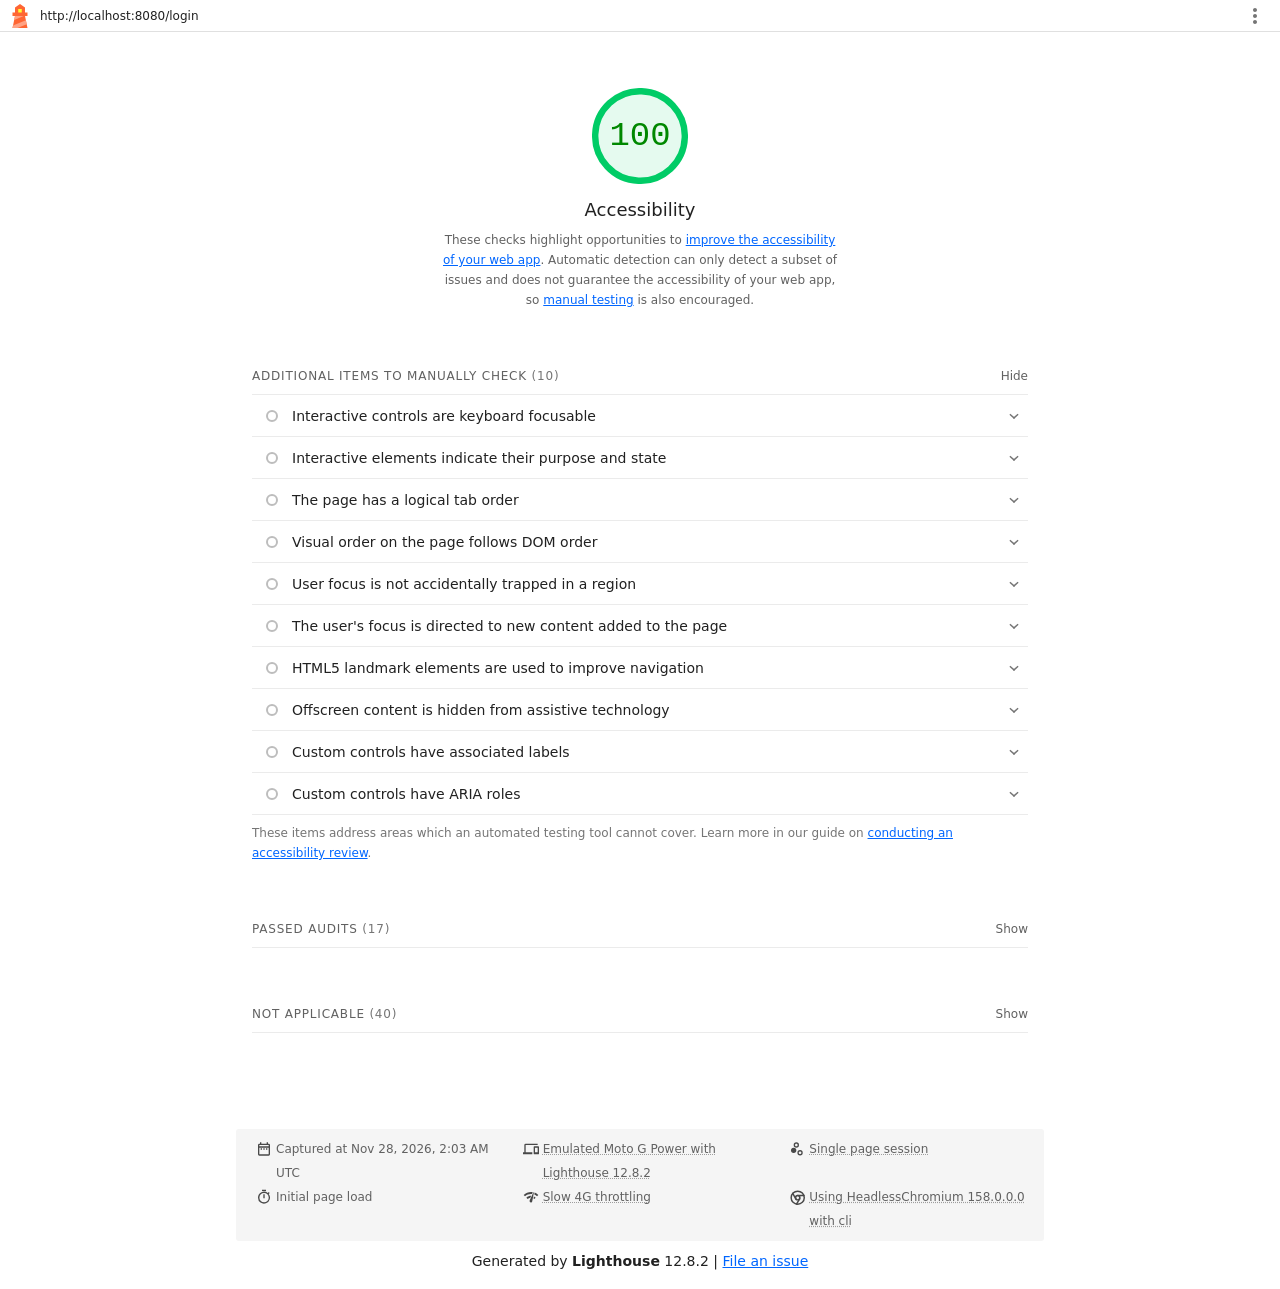
<file: docs/accessibility/login-mobile.report.html>
<!--
@license
Copyright 2018 Google LLC
SPDX-License-Identifier: Apache-2.0
-->
<!doctype html>
<html lang="en">
<head>
  <meta charset="utf-8">
  <meta name="viewport" content="width=device-width, initial-scale=1, minimum-scale=1">
  <link rel="icon" href='data:image/svg+xml;utf8,<svg fill="none" xmlns="http://www.w3.org/2000/svg" viewBox="0 0 48 48"><path d="m14 7 10-7 10 7v10h5v7h-5l5 24H9l5-24H9v-7h5V7Z" fill="%23F63"/><path d="M31.561 24H14l-1.689 8.105L31.561 24ZM18.983 48H9l1.022-4.907L35.723 32.27l1.663 7.98L18.983 48Z" fill="%23FFA385"/><path fill="%23FF3" d="M20.5 10h7v7h-7z"/></svg>'>
  <title>Lighthouse Report</title>
  <style>body {margin: 0}</style>
</head>
<body>
  <noscript>Lighthouse report requires JavaScript. Please enable.</noscript>

  <div id="lh-log"></div>

  <script>window.__LIGHTHOUSE_JSON__ = {"lighthouseVersion":"12.8.2","requestedUrl":"http://localhost:8080/login","mainDocumentUrl":"http://localhost:8080/login","finalDisplayedUrl":"http://localhost:8080/login","finalUrl":"http://localhost:8080/login","fetchTime":"2026-11-28T02:03:04.907Z","gatherMode":"navigation","runWarnings":[],"userAgent":"Mozilla/5.0 (Windows NT 10.0; Win64; x64) AppleWebKit/537.36 (KHTML, like Gecko) HeadlessChrome/158.0.0.0 Safari/537.36 Edg/158.0.0.0","environment":{"networkUserAgent":"Mozilla/5.0 (Linux; Android 11; moto g power (2022)) AppleWebKit/537.36 (KHTML, like Gecko) Chrome/136.0.0.0 Mobile Safari/537.36","hostUserAgent":"Mozilla/5.0 (Windows NT 10.0; Win64; x64) AppleWebKit/537.36 (KHTML, like Gecko) HeadlessChrome/158.0.0.0 Safari/537.36 Edg/158.0.0.0","benchmarkIndex":2714.5,"credits":{"axe-core":"4.14.1"}},"audits":{"accesskeys":{"id":"accesskeys","title":"`[accesskey]` values are unique","description":"Access keys let users quickly focus a part of the page. For proper navigation, each access key must be unique. [Learn more about access keys](https://dequeuniversity.com/rules/axe/4.10/accesskeys).","score":null,"scoreDisplayMode":"notApplicable"},"aria-allowed-attr":{"id":"aria-allowed-attr","title":"`[aria-*]` attributes match their roles","description":"Each ARIA `role` supports a specific subset of `aria-*` attributes. Mismatching these invalidates the `aria-*` attributes. [Learn how to match ARIA attributes to their roles](https://dequeuniversity.com/rules/axe/4.10/aria-allowed-attr).","score":1,"scoreDisplayMode":"binary","details":{"type":"table","headings":[{"key":"node","valueType":"node","subItemsHeading":{"key":"relatedNode","valueType":"node"},"label":"Failing Elements"}],"items":[]}},"aria-allowed-role":{"id":"aria-allowed-role","title":"Uses ARIA roles only on compatible elements","description":"Many HTML elements can only be assigned certain ARIA roles. Using ARIA roles where they are not allowed can interfere with the accessibility of the web page. [Learn more about ARIA roles](https://dequeuniversity.com/rules/axe/4.10/aria-allowed-role).","score":null,"scoreDisplayMode":"notApplicable"},"aria-command-name":{"id":"aria-command-name","title":"`button`, `link`, and `menuitem` elements have accessible names","description":"When an element doesn't have an accessible name, screen readers announce it with a generic name, making it unusable for users who rely on screen readers. [Learn how to make command elements more accessible](https://dequeuniversity.com/rules/axe/4.10/aria-command-name).","score":null,"scoreDisplayMode":"notApplicable"},"aria-conditional-attr":{"id":"aria-conditional-attr","title":"ARIA attributes are used as specified for the element's role","description":"Some ARIA attributes are only allowed on an element under certain conditions. [Learn more about conditional ARIA attributes](https://dequeuniversity.com/rules/axe/4.10/aria-conditional-attr).","score":1,"scoreDisplayMode":"binary","details":{"type":"table","headings":[{"key":"node","valueType":"node","subItemsHeading":{"key":"relatedNode","valueType":"node"},"label":"Failing Elements"}],"items":[]}},"aria-deprecated-role":{"id":"aria-deprecated-role","title":"Deprecated ARIA roles were not used","description":"Deprecated ARIA roles may not be processed correctly by assistive technology. [Learn more about deprecated ARIA roles](https://dequeuniversity.com/rules/axe/4.10/aria-deprecated-role).","score":null,"scoreDisplayMode":"notApplicable"},"aria-dialog-name":{"id":"aria-dialog-name","title":"Elements with `role=\"dialog\"` or `role=\"alertdialog\"` have accessible names.","description":"ARIA dialog elements without accessible names may prevent screen readers users from discerning the purpose of these elements. [Learn how to make ARIA dialog elements more accessible](https://dequeuniversity.com/rules/axe/4.10/aria-dialog-name).","score":null,"scoreDisplayMode":"notApplicable"},"aria-hidden-body":{"id":"aria-hidden-body","title":"`[aria-hidden=\"true\"]` is not present on the document `\u003cbody>`","description":"Assistive technologies, like screen readers, work inconsistently when `aria-hidden=\"true\"` is set on the document `\u003cbody>`. [Learn how `aria-hidden` affects the document body](https://dequeuniversity.com/rules/axe/4.10/aria-hidden-body).","score":1,"scoreDisplayMode":"binary","details":{"type":"table","headings":[{"key":"node","valueType":"node","subItemsHeading":{"key":"relatedNode","valueType":"node"},"label":"Failing Elements"}],"items":[]}},"aria-hidden-focus":{"id":"aria-hidden-focus","title":"`[aria-hidden=\"true\"]` elements do not contain focusable descendents","description":"Focusable descendents within an `[aria-hidden=\"true\"]` element prevent those interactive elements from being available to users of assistive technologies like screen readers. [Learn how `aria-hidden` affects focusable elements](https://dequeuniversity.com/rules/axe/4.10/aria-hidden-focus).","score":null,"scoreDisplayMode":"notApplicable"},"aria-input-field-name":{"id":"aria-input-field-name","title":"ARIA input fields have accessible names","description":"When an input field doesn't have an accessible name, screen readers announce it with a generic name, making it unusable for users who rely on screen readers. [Learn more about input field labels](https://dequeuniversity.com/rules/axe/4.10/aria-input-field-name).","score":null,"scoreDisplayMode":"notApplicable"},"aria-meter-name":{"id":"aria-meter-name","title":"ARIA `meter` elements have accessible names","description":"When a meter element doesn't have an accessible name, screen readers announce it with a generic name, making it unusable for users who rely on screen readers. [Learn how to name `meter` elements](https://dequeuniversity.com/rules/axe/4.10/aria-meter-name).","score":null,"scoreDisplayMode":"notApplicable"},"aria-progressbar-name":{"id":"aria-progressbar-name","title":"ARIA `progressbar` elements have accessible names","description":"When a `progressbar` element doesn't have an accessible name, screen readers announce it with a generic name, making it unusable for users who rely on screen readers. [Learn how to label `progressbar` elements](https://dequeuniversity.com/rules/axe/4.10/aria-progressbar-name).","score":null,"scoreDisplayMode":"notApplicable"},"aria-prohibited-attr":{"id":"aria-prohibited-attr","title":"Elements use only permitted ARIA attributes","description":"Using ARIA attributes in roles where they are prohibited can mean that important information is not communicated to users of assistive technologies. [Learn more about prohibited ARIA roles](https://dequeuniversity.com/rules/axe/4.10/aria-prohibited-attr).","score":1,"scoreDisplayMode":"binary","details":{"type":"table","headings":[{"key":"node","valueType":"node","subItemsHeading":{"key":"relatedNode","valueType":"node"},"label":"Failing Elements"}],"items":[]}},"aria-required-attr":{"id":"aria-required-attr","title":"`[role]`s have all required `[aria-*]` attributes","description":"Some ARIA roles have required attributes that describe the state of the element to screen readers. [Learn more about roles and required attributes](https://dequeuniversity.com/rules/axe/4.10/aria-required-attr).","score":null,"scoreDisplayMode":"notApplicable"},"aria-required-children":{"id":"aria-required-children","title":"Elements with an ARIA `[role]` that require children to contain a specific `[role]` have all required children.","description":"Some ARIA parent roles must contain specific child roles to perform their intended accessibility functions. [Learn more about roles and required children elements](https://dequeuniversity.com/rules/axe/4.10/aria-required-children).","score":null,"scoreDisplayMode":"notApplicable"},"aria-required-parent":{"id":"aria-required-parent","title":"`[role]`s are contained by their required parent element","description":"Some ARIA child roles must be contained by specific parent roles to properly perform their intended accessibility functions. [Learn more about ARIA roles and required parent element](https://dequeuniversity.com/rules/axe/4.10/aria-required-parent).","score":null,"scoreDisplayMode":"notApplicable"},"aria-roles":{"id":"aria-roles","title":"`[role]` values are valid","description":"ARIA roles must have valid values in order to perform their intended accessibility functions. [Learn more about valid ARIA roles](https://dequeuniversity.com/rules/axe/4.10/aria-roles).","score":null,"scoreDisplayMode":"notApplicable"},"aria-text":{"id":"aria-text","title":"Elements with the `role=text` attribute do not have focusable descendents.","description":"Adding `role=text` around a text node split by markup enables VoiceOver to treat it as one phrase, but the element's focusable descendents will not be announced. [Learn more about the `role=text` attribute](https://dequeuniversity.com/rules/axe/4.10/aria-text).","score":null,"scoreDisplayMode":"notApplicable"},"aria-toggle-field-name":{"id":"aria-toggle-field-name","title":"ARIA toggle fields have accessible names","description":"When a toggle field doesn't have an accessible name, screen readers announce it with a generic name, making it unusable for users who rely on screen readers. [Learn more about toggle fields](https://dequeuniversity.com/rules/axe/4.10/aria-toggle-field-name).","score":null,"scoreDisplayMode":"notApplicable"},"aria-tooltip-name":{"id":"aria-tooltip-name","title":"ARIA `tooltip` elements have accessible names","description":"When a tooltip element doesn't have an accessible name, screen readers announce it with a generic name, making it unusable for users who rely on screen readers. [Learn how to name `tooltip` elements](https://dequeuniversity.com/rules/axe/4.10/aria-tooltip-name).","score":null,"scoreDisplayMode":"notApplicable"},"aria-treeitem-name":{"id":"aria-treeitem-name","title":"ARIA `treeitem` elements have accessible names","description":"When a `treeitem` element doesn't have an accessible name, screen readers announce it with a generic name, making it unusable for users who rely on screen readers. [Learn more about labeling `treeitem` elements](https://dequeuniversity.com/rules/axe/4.10/aria-treeitem-name).","score":null,"scoreDisplayMode":"notApplicable"},"aria-valid-attr-value":{"id":"aria-valid-attr-value","title":"`[aria-*]` attributes have valid values","description":"Assistive technologies, like screen readers, can't interpret ARIA attributes with invalid values. [Learn more about valid values for ARIA attributes](https://dequeuniversity.com/rules/axe/4.10/aria-valid-attr-value).","score":1,"scoreDisplayMode":"binary","details":{"type":"table","headings":[{"key":"node","valueType":"node","subItemsHeading":{"key":"relatedNode","valueType":"node"},"label":"Failing Elements"}],"items":[]}},"aria-valid-attr":{"id":"aria-valid-attr","title":"`[aria-*]` attributes are valid and not misspelled","description":"Assistive technologies, like screen readers, can't interpret ARIA attributes with invalid names. [Learn more about valid ARIA attributes](https://dequeuniversity.com/rules/axe/4.10/aria-valid-attr).","score":1,"scoreDisplayMode":"binary","details":{"type":"table","headings":[{"key":"node","valueType":"node","subItemsHeading":{"key":"relatedNode","valueType":"node"},"label":"Failing Elements"}],"items":[]}},"button-name":{"id":"button-name","title":"Buttons have an accessible name","description":"When a button doesn't have an accessible name, screen readers announce it as \"button\", making it unusable for users who rely on screen readers. [Learn how to make buttons more accessible](https://dequeuniversity.com/rules/axe/4.10/button-name).","score":1,"scoreDisplayMode":"binary","details":{"type":"table","headings":[{"key":"node","valueType":"node","subItemsHeading":{"key":"relatedNode","valueType":"node"},"label":"Failing Elements"}],"items":[]}},"bypass":{"id":"bypass","title":"The page contains a heading, skip link, or landmark region","description":"Adding ways to bypass repetitive content lets keyboard users navigate the page more efficiently. [Learn more about bypass blocks](https://dequeuniversity.com/rules/axe/4.10/bypass).","score":null,"scoreDisplayMode":"notApplicable"},"color-contrast":{"id":"color-contrast","title":"Background and foreground colors have a sufficient contrast ratio","description":"Low-contrast text is difficult or impossible for many users to read. [Learn how to provide sufficient color contrast](https://dequeuniversity.com/rules/axe/4.10/color-contrast).","score":1,"scoreDisplayMode":"binary","details":{"type":"table","headings":[{"key":"node","valueType":"node","subItemsHeading":{"key":"relatedNode","valueType":"node"},"label":"Failing Elements"}],"items":[]}},"definition-list":{"id":"definition-list","title":"`\u003cdl>`'s contain only properly-ordered `\u003cdt>` and `\u003cdd>` groups, `\u003cscript>`, `\u003ctemplate>` or `\u003cdiv>` elements.","description":"When definition lists are not properly marked up, screen readers may produce confusing or inaccurate output. [Learn how to structure definition lists correctly](https://dequeuniversity.com/rules/axe/4.10/definition-list).","score":null,"scoreDisplayMode":"notApplicable"},"dlitem":{"id":"dlitem","title":"Definition list items are wrapped in `\u003cdl>` elements","description":"Definition list items (`\u003cdt>` and `\u003cdd>`) must be wrapped in a parent `\u003cdl>` element to ensure that screen readers can properly announce them. [Learn how to structure definition lists correctly](https://dequeuniversity.com/rules/axe/4.10/dlitem).","score":null,"scoreDisplayMode":"notApplicable"},"document-title":{"id":"document-title","title":"Document has a `\u003ctitle>` element","description":"The title gives screen reader users an overview of the page, and search engine users rely on it heavily to determine if a page is relevant to their search. [Learn more about document titles](https://dequeuniversity.com/rules/axe/4.10/document-title).","score":1,"scoreDisplayMode":"binary","details":{"type":"table","headings":[{"key":"node","valueType":"node","subItemsHeading":{"key":"relatedNode","valueType":"node"},"label":"Failing Elements"}],"items":[]}},"duplicate-id-aria":{"id":"duplicate-id-aria","title":"ARIA IDs are unique","description":"The value of an ARIA ID must be unique to prevent other instances from being overlooked by assistive technologies. [Learn how to fix duplicate ARIA IDs](https://dequeuniversity.com/rules/axe/4.10/duplicate-id-aria).","score":null,"scoreDisplayMode":"notApplicable"},"empty-heading":{"id":"empty-heading","title":"All heading elements contain content.","description":"A heading with no content or inaccessible text prevent screen reader users from accessing information on the page's structure. [Learn more about headings](https://dequeuniversity.com/rules/axe/4.10/empty-heading).","score":null,"scoreDisplayMode":"notApplicable"},"form-field-multiple-labels":{"id":"form-field-multiple-labels","title":"No form fields have multiple labels","description":"Form fields with multiple labels can be confusingly announced by assistive technologies like screen readers which use either the first, the last, or all of the labels. [Learn how to use form labels](https://dequeuniversity.com/rules/axe/4.10/form-field-multiple-labels).","score":null,"scoreDisplayMode":"notApplicable"},"frame-title":{"id":"frame-title","title":"`\u003cframe>` or `\u003ciframe>` elements have a title","description":"Screen reader users rely on frame titles to describe the contents of frames. [Learn more about frame titles](https://dequeuniversity.com/rules/axe/4.10/frame-title).","score":null,"scoreDisplayMode":"notApplicable"},"heading-order":{"id":"heading-order","title":"Heading elements appear in a sequentially-descending order","description":"Properly ordered headings that do not skip levels convey the semantic structure of the page, making it easier to navigate and understand when using assistive technologies. [Learn more about heading order](https://dequeuniversity.com/rules/axe/4.10/heading-order).","score":1,"scoreDisplayMode":"binary","details":{"type":"table","headings":[{"key":"node","valueType":"node","subItemsHeading":{"key":"relatedNode","valueType":"node"},"label":"Failing Elements"}],"items":[]}},"html-has-lang":{"id":"html-has-lang","title":"`\u003chtml>` element has a `[lang]` attribute","description":"If a page doesn't specify a `lang` attribute, a screen reader assumes that the page is in the default language that the user chose when setting up the screen reader. If the page isn't actually in the default language, then the screen reader might not announce the page's text correctly. [Learn more about the `lang` attribute](https://dequeuniversity.com/rules/axe/4.10/html-has-lang).","score":1,"scoreDisplayMode":"binary","details":{"type":"table","headings":[{"key":"node","valueType":"node","subItemsHeading":{"key":"relatedNode","valueType":"node"},"label":"Failing Elements"}],"items":[]}},"html-lang-valid":{"id":"html-lang-valid","title":"`\u003chtml>` element has a valid value for its `[lang]` attribute","description":"Specifying a valid [BCP 47 language](https://www.w3.org/International/questions/qa-choosing-language-tags#question) helps screen readers announce text properly. [Learn how to use the `lang` attribute](https://dequeuniversity.com/rules/axe/4.10/html-lang-valid).","score":1,"scoreDisplayMode":"binary","details":{"type":"table","headings":[{"key":"node","valueType":"node","subItemsHeading":{"key":"relatedNode","valueType":"node"},"label":"Failing Elements"}],"items":[]}},"html-xml-lang-mismatch":{"id":"html-xml-lang-mismatch","title":"`\u003chtml>` element has an `[xml:lang]` attribute with the same base language as the `[lang]` attribute.","description":"If the webpage does not specify a consistent language, then the screen reader might not announce the page's text correctly. [Learn more about the `lang` attribute](https://dequeuniversity.com/rules/axe/4.10/html-xml-lang-mismatch).","score":null,"scoreDisplayMode":"notApplicable"},"identical-links-same-purpose":{"id":"identical-links-same-purpose","title":"Identical links have the same purpose.","description":"Links with the same destination should have the same description, to help users understand the link's purpose and decide whether to follow it. [Learn more about identical links](https://dequeuniversity.com/rules/axe/4.10/identical-links-same-purpose).","score":null,"scoreDisplayMode":"notApplicable"},"image-alt":{"id":"image-alt","title":"Image elements have `[alt]` attributes","description":"Informative elements should aim for short, descriptive alternate text. Decorative elements can be ignored with an empty alt attribute. [Learn more about the `alt` attribute](https://dequeuniversity.com/rules/axe/4.10/image-alt).","score":null,"scoreDisplayMode":"notApplicable"},"image-redundant-alt":{"id":"image-redundant-alt","title":"Image elements do not have `[alt]` attributes that are redundant text.","description":"Informative elements should aim for short, descriptive alternative text. Alternative text that is exactly the same as the text adjacent to the link or image is potentially confusing for screen reader users, because the text will be read twice. [Learn more about the `alt` attribute](https://dequeuniversity.com/rules/axe/4.10/image-redundant-alt).","score":null,"scoreDisplayMode":"notApplicable"},"input-button-name":{"id":"input-button-name","title":"Input buttons have discernible text.","description":"Adding discernable and accessible text to input buttons may help screen reader users understand the purpose of the input button. [Learn more about input buttons](https://dequeuniversity.com/rules/axe/4.10/input-button-name).","score":null,"scoreDisplayMode":"notApplicable"},"input-image-alt":{"id":"input-image-alt","title":"`\u003cinput type=\"image\">` elements have `[alt]` text","description":"When an image is being used as an `\u003cinput>` button, providing alternative text can help screen reader users understand the purpose of the button. [Learn about input image alt text](https://dequeuniversity.com/rules/axe/4.10/input-image-alt).","score":null,"scoreDisplayMode":"notApplicable"},"label-content-name-mismatch":{"id":"label-content-name-mismatch","title":"Elements with visible text labels have matching accessible names.","description":"Visible text labels that do not match the accessible name can result in a confusing experience for screen reader users. [Learn more about accessible names](https://dequeuniversity.com/rules/axe/4.10/label-content-name-mismatch).","score":null,"scoreDisplayMode":"notApplicable"},"label":{"id":"label","title":"Form elements have associated labels","description":"Labels ensure that form controls are announced properly by assistive technologies, like screen readers. [Learn more about form element labels](https://dequeuniversity.com/rules/axe/4.10/label).","score":1,"scoreDisplayMode":"binary","details":{"type":"table","headings":[{"key":"node","valueType":"node","subItemsHeading":{"key":"relatedNode","valueType":"node"},"label":"Failing Elements"}],"items":[]}},"landmark-one-main":{"id":"landmark-one-main","title":"Document has a main landmark.","description":"One main landmark helps screen reader users navigate a web page. [Learn more about landmarks](https://dequeuniversity.com/rules/axe/4.10/landmark-one-main).","score":null,"scoreDisplayMode":"notApplicable"},"link-name":{"id":"link-name","title":"Links have a discernible name","description":"Link text (and alternate text for images, when used as links) that is discernible, unique, and focusable improves the navigation experience for screen reader users. [Learn how to make links accessible](https://dequeuniversity.com/rules/axe/4.10/link-name).","score":1,"scoreDisplayMode":"binary","details":{"type":"table","headings":[{"key":"node","valueType":"node","subItemsHeading":{"key":"relatedNode","valueType":"node"},"label":"Failing Elements"}],"items":[]}},"link-in-text-block":{"id":"link-in-text-block","title":"Links are distinguishable without relying on color.","description":"Low-contrast text is difficult or impossible for many users to read. Link text that is discernible improves the experience for users with low vision. [Learn how to make links distinguishable](https://dequeuniversity.com/rules/axe/4.10/link-in-text-block).","score":null,"scoreDisplayMode":"notApplicable"},"list":{"id":"list","title":"Lists contain only `\u003cli>` elements and script supporting elements (`\u003cscript>` and `\u003ctemplate>`).","description":"Screen readers have a specific way of announcing lists. Ensuring proper list structure aids screen reader output. [Learn more about proper list structure](https://dequeuniversity.com/rules/axe/4.10/list).","score":null,"scoreDisplayMode":"notApplicable"},"listitem":{"id":"listitem","title":"List items (`\u003cli>`) are contained within `\u003cul>`, `\u003col>` or `\u003cmenu>` parent elements","description":"Screen readers require list items (`\u003cli>`) to be contained within a parent `\u003cul>`, `\u003col>` or `\u003cmenu>` to be announced properly. [Learn more about proper list structure](https://dequeuniversity.com/rules/axe/4.10/listitem).","score":null,"scoreDisplayMode":"notApplicable"},"meta-refresh":{"id":"meta-refresh","title":"The document does not use `\u003cmeta http-equiv=\"refresh\">`","description":"Users do not expect a page to refresh automatically, and doing so will move focus back to the top of the page. This may create a frustrating or confusing experience. [Learn more about the refresh meta tag](https://dequeuniversity.com/rules/axe/4.10/meta-refresh).","score":null,"scoreDisplayMode":"notApplicable"},"meta-viewport":{"id":"meta-viewport","title":"`[user-scalable=\"no\"]` is not used in the `\u003cmeta name=\"viewport\">` element and the `[maximum-scale]` attribute is not less than 5.","description":"Disabling zooming is problematic for users with low vision who rely on screen magnification to properly see the contents of a web page. [Learn more about the viewport meta tag](https://dequeuniversity.com/rules/axe/4.10/meta-viewport).","score":1,"scoreDisplayMode":"binary","details":{"type":"table","headings":[{"key":"node","valueType":"node","subItemsHeading":{"key":"relatedNode","valueType":"node"},"label":"Failing Elements"}],"items":[]}},"object-alt":{"id":"object-alt","title":"`\u003cobject>` elements have alternate text","description":"Screen readers cannot translate non-text content. Adding alternate text to `\u003cobject>` elements helps screen readers convey meaning to users. [Learn more about alt text for `object` elements](https://dequeuniversity.com/rules/axe/4.10/object-alt).","score":null,"scoreDisplayMode":"notApplicable"},"select-name":{"id":"select-name","title":"Select elements have associated label elements.","description":"Form elements without effective labels can create frustrating experiences for screen reader users. [Learn more about the `select` element](https://dequeuniversity.com/rules/axe/4.10/select-name).","score":null,"scoreDisplayMode":"notApplicable"},"skip-link":{"id":"skip-link","title":"Skip links are focusable.","description":"Including a skip link can help users skip to the main content to save time. [Learn more about skip links](https://dequeuniversity.com/rules/axe/4.10/skip-link).","score":null,"scoreDisplayMode":"notApplicable"},"tabindex":{"id":"tabindex","title":"No element has a `[tabindex]` value greater than 0","description":"A value greater than 0 implies an explicit navigation ordering. Although technically valid, this often creates frustrating experiences for users who rely on assistive technologies. [Learn more about the `tabindex` attribute](https://dequeuniversity.com/rules/axe/4.10/tabindex).","score":null,"scoreDisplayMode":"notApplicable"},"table-duplicate-name":{"id":"table-duplicate-name","title":"Tables have different content in the summary attribute and `\u003ccaption>`.","description":"The summary attribute should describe the table structure, while `\u003ccaption>` should have the onscreen title. Accurate table mark-up helps users of screen readers. [Learn more about summary and caption](https://dequeuniversity.com/rules/axe/4.10/table-duplicate-name).","score":null,"scoreDisplayMode":"notApplicable"},"table-fake-caption":{"id":"table-fake-caption","title":"Tables use `\u003ccaption>` instead of cells with the `[colspan]` attribute to indicate a caption.","description":"Screen readers have features to make navigating tables easier. Ensuring that tables use the actual caption element instead of cells with the `[colspan]` attribute may improve the experience for screen reader users. [Learn more about captions](https://dequeuniversity.com/rules/axe/4.10/table-fake-caption).","score":null,"scoreDisplayMode":"notApplicable"},"target-size":{"id":"target-size","title":"Touch targets have sufficient size and spacing.","description":"Touch targets with sufficient size and spacing help users who may have difficulty targeting small controls to activate the targets. [Learn more about touch targets](https://dequeuniversity.com/rules/axe/4.10/target-size).","score":1,"scoreDisplayMode":"binary","details":{"type":"table","headings":[{"key":"node","valueType":"node","subItemsHeading":{"key":"relatedNode","valueType":"node"},"label":"Failing Elements"}],"items":[]}},"td-has-header":{"id":"td-has-header","title":"`\u003ctd>` elements in a large `\u003ctable>` have one or more table headers.","description":"Screen readers have features to make navigating tables easier. Ensuring that `\u003ctd>` elements in a large table (3 or more cells in width and height) have an associated table header may improve the experience for screen reader users. [Learn more about table headers](https://dequeuniversity.com/rules/axe/4.10/td-has-header).","score":null,"scoreDisplayMode":"notApplicable"},"td-headers-attr":{"id":"td-headers-attr","title":"Cells in a `\u003ctable>` element that use the `[headers]` attribute refer to table cells within the same table.","description":"Screen readers have features to make navigating tables easier. Ensuring `\u003ctd>` cells using the `[headers]` attribute only refer to other cells in the same table may improve the experience for screen reader users. [Learn more about the `headers` attribute](https://dequeuniversity.com/rules/axe/4.10/td-headers-attr).","score":null,"scoreDisplayMode":"notApplicable"},"th-has-data-cells":{"id":"th-has-data-cells","title":"`\u003cth>` elements and elements with `[role=\"columnheader\"/\"rowheader\"]` have data cells they describe.","description":"Screen readers have features to make navigating tables easier. Ensuring table headers always refer to some set of cells may improve the experience for screen reader users. [Learn more about table headers](https://dequeuniversity.com/rules/axe/4.10/th-has-data-cells).","score":null,"scoreDisplayMode":"notApplicable"},"valid-lang":{"id":"valid-lang","title":"`[lang]` attributes have a valid value","description":"Specifying a valid [BCP 47 language](https://www.w3.org/International/questions/qa-choosing-language-tags#question) on elements helps ensure that text is pronounced correctly by a screen reader. [Learn how to use the `lang` attribute](https://dequeuniversity.com/rules/axe/4.10/valid-lang).","score":1,"scoreDisplayMode":"binary","details":{"type":"table","headings":[{"key":"node","valueType":"node","subItemsHeading":{"key":"relatedNode","valueType":"node"},"label":"Failing Elements"}],"items":[]}},"video-caption":{"id":"video-caption","title":"`\u003cvideo>` elements contain a `\u003ctrack>` element with `[kind=\"captions\"]`","description":"When a video provides a caption it is easier for deaf and hearing impaired users to access its information. [Learn more about video captions](https://dequeuniversity.com/rules/axe/4.10/video-caption).","score":null,"scoreDisplayMode":"notApplicable"},"custom-controls-labels":{"id":"custom-controls-labels","title":"Custom controls have associated labels","description":"Custom interactive controls have associated labels, provided by aria-label or aria-labelledby. [Learn more about custom controls and labels](https://developer.chrome.com/docs/lighthouse/accessibility/custom-controls-labels/).","score":null,"scoreDisplayMode":"manual"},"custom-controls-roles":{"id":"custom-controls-roles","title":"Custom controls have ARIA roles","description":"Custom interactive controls have appropriate ARIA roles. [Learn how to add roles to custom controls](https://developer.chrome.com/docs/lighthouse/accessibility/custom-control-roles/).","score":null,"scoreDisplayMode":"manual"},"focus-traps":{"id":"focus-traps","title":"User focus is not accidentally trapped in a region","description":"A user can tab into and out of any control or region without accidentally trapping their focus. [Learn how to avoid focus traps](https://developer.chrome.com/docs/lighthouse/accessibility/focus-traps/).","score":null,"scoreDisplayMode":"manual"},"focusable-controls":{"id":"focusable-controls","title":"Interactive controls are keyboard focusable","description":"Custom interactive controls are keyboard focusable and display a focus indicator. [Learn how to make custom controls focusable](https://developer.chrome.com/docs/lighthouse/accessibility/focusable-controls/).","score":null,"scoreDisplayMode":"manual"},"interactive-element-affordance":{"id":"interactive-element-affordance","title":"Interactive elements indicate their purpose and state","description":"Interactive elements, such as links and buttons, should indicate their state and be distinguishable from non-interactive elements. [Learn how to decorate interactive elements with affordance hints](https://developer.chrome.com/docs/lighthouse/accessibility/interactive-element-affordance/).","score":null,"scoreDisplayMode":"manual"},"logical-tab-order":{"id":"logical-tab-order","title":"The page has a logical tab order","description":"Tabbing through the page follows the visual layout. Users cannot focus elements that are offscreen. [Learn more about logical tab ordering](https://developer.chrome.com/docs/lighthouse/accessibility/logical-tab-order/).","score":null,"scoreDisplayMode":"manual"},"managed-focus":{"id":"managed-focus","title":"The user's focus is directed to new content added to the page","description":"If new content, such as a dialog, is added to the page, the user's focus is directed to it. [Learn how to direct focus to new content](https://developer.chrome.com/docs/lighthouse/accessibility/managed-focus/).","score":null,"scoreDisplayMode":"manual"},"offscreen-content-hidden":{"id":"offscreen-content-hidden","title":"Offscreen content is hidden from assistive technology","description":"Offscreen content is hidden with display: none or aria-hidden=true. [Learn how to properly hide offscreen content](https://developer.chrome.com/docs/lighthouse/accessibility/offscreen-content-hidden/).","score":null,"scoreDisplayMode":"manual"},"use-landmarks":{"id":"use-landmarks","title":"HTML5 landmark elements are used to improve navigation","description":"Landmark elements (`\u003cmain>`, `\u003cnav>`, etc.) are used to improve the keyboard navigation of the page for assistive technology. [Learn more about landmark elements](https://developer.chrome.com/docs/lighthouse/accessibility/use-landmarks/).","score":null,"scoreDisplayMode":"manual"},"visual-order-follows-dom":{"id":"visual-order-follows-dom","title":"Visual order on the page follows DOM order","description":"DOM order matches the visual order, improving navigation for assistive technology. [Learn more about DOM and visual ordering](https://developer.chrome.com/docs/lighthouse/accessibility/visual-order-follows-dom/).","score":null,"scoreDisplayMode":"manual"}},"configSettings":{"output":["json","html"],"maxWaitForFcp":30000,"maxWaitForLoad":45000,"pauseAfterFcpMs":1000,"pauseAfterLoadMs":1000,"networkQuietThresholdMs":1000,"cpuQuietThresholdMs":1000,"formFactor":"mobile","throttling":{"rttMs":150,"throughputKbps":1638.4,"requestLatencyMs":562.5,"downloadThroughputKbps":1474.5600000000002,"uploadThroughputKbps":675,"cpuSlowdownMultiplier":4},"throttlingMethod":"simulate","screenEmulation":{"mobile":true,"width":412,"height":823,"deviceScaleFactor":1.75,"disabled":false},"emulatedUserAgent":"Mozilla/5.0 (Linux; Android 11; moto g power (2022)) AppleWebKit/537.36 (KHTML, like Gecko) Chrome/136.0.0.0 Mobile Safari/537.36","auditMode":false,"gatherMode":false,"clearStorageTypes":["file_systems","shader_cache","service_workers","cache_storage"],"disableStorageReset":false,"debugNavigation":false,"channel":"cli","usePassiveGathering":false,"disableFullPageScreenshot":false,"skipAboutBlank":false,"blankPage":"about:blank","ignoreStatusCode":false,"locale":"en-US","blockedUrlPatterns":null,"additionalTraceCategories":null,"extraHeaders":null,"precomputedLanternData":null,"onlyAudits":null,"onlyCategories":["accessibility"],"skipAudits":null},"categories":{"accessibility":{"title":"Accessibility","description":"These checks highlight opportunities to [improve the accessibility of your web app](https://developer.chrome.com/docs/lighthouse/accessibility/). Automatic detection can only detect a subset of issues and does not guarantee the accessibility of your web app, so [manual testing](https://web.dev/articles/how-to-review) is also encouraged.","manualDescription":"These items address areas which an automated testing tool cannot cover. Learn more in our guide on [conducting an accessibility review](https://web.dev/articles/how-to-review).","supportedModes":["navigation","snapshot"],"auditRefs":[{"id":"accesskeys","weight":0,"group":"a11y-navigation"},{"id":"aria-allowed-attr","weight":10,"group":"a11y-aria"},{"id":"aria-allowed-role","weight":0,"group":"a11y-aria"},{"id":"aria-command-name","weight":0,"group":"a11y-aria"},{"id":"aria-conditional-attr","weight":7,"group":"a11y-aria"},{"id":"aria-deprecated-role","weight":0,"group":"a11y-aria"},{"id":"aria-dialog-name","weight":0,"group":"a11y-aria"},{"id":"aria-hidden-body","weight":10,"group":"a11y-aria"},{"id":"aria-hidden-focus","weight":0,"group":"a11y-aria"},{"id":"aria-input-field-name","weight":0,"group":"a11y-aria"},{"id":"aria-meter-name","weight":0,"group":"a11y-aria"},{"id":"aria-progressbar-name","weight":0,"group":"a11y-aria"},{"id":"aria-prohibited-attr","weight":7,"group":"a11y-aria"},{"id":"aria-required-attr","weight":0,"group":"a11y-aria"},{"id":"aria-required-children","weight":0,"group":"a11y-aria"},{"id":"aria-required-parent","weight":0,"group":"a11y-aria"},{"id":"aria-roles","weight":0,"group":"a11y-aria"},{"id":"aria-text","weight":0,"group":"a11y-aria"},{"id":"aria-toggle-field-name","weight":0,"group":"a11y-aria"},{"id":"aria-tooltip-name","weight":0,"group":"a11y-aria"},{"id":"aria-treeitem-name","weight":0,"group":"a11y-aria"},{"id":"aria-valid-attr-value","weight":10,"group":"a11y-aria"},{"id":"aria-valid-attr","weight":10,"group":"a11y-aria"},{"id":"button-name","weight":10,"group":"a11y-names-labels"},{"id":"bypass","weight":0,"group":"a11y-navigation"},{"id":"color-contrast","weight":7,"group":"a11y-color-contrast"},{"id":"definition-list","weight":0,"group":"a11y-tables-lists"},{"id":"dlitem","weight":0,"group":"a11y-tables-lists"},{"id":"document-title","weight":7,"group":"a11y-names-labels"},{"id":"duplicate-id-aria","weight":0,"group":"a11y-aria"},{"id":"form-field-multiple-labels","weight":0,"group":"a11y-names-labels"},{"id":"frame-title","weight":0,"group":"a11y-names-labels"},{"id":"heading-order","weight":3,"group":"a11y-navigation"},{"id":"html-has-lang","weight":7,"group":"a11y-language"},{"id":"html-lang-valid","weight":7,"group":"a11y-language"},{"id":"html-xml-lang-mismatch","weight":0,"group":"a11y-language"},{"id":"image-alt","weight":0,"group":"a11y-names-labels"},{"id":"image-redundant-alt","weight":0,"group":"a11y-names-labels"},{"id":"input-button-name","weight":0,"group":"a11y-names-labels"},{"id":"input-image-alt","weight":0,"group":"a11y-names-labels"},{"id":"label","weight":7,"group":"a11y-names-labels"},{"id":"link-in-text-block","weight":0,"group":"a11y-color-contrast"},{"id":"link-name","weight":7,"group":"a11y-names-labels"},{"id":"list","weight":0,"group":"a11y-tables-lists"},{"id":"listitem","weight":0,"group":"a11y-tables-lists"},{"id":"meta-refresh","weight":0,"group":"a11y-best-practices"},{"id":"meta-viewport","weight":10,"group":"a11y-best-practices"},{"id":"object-alt","weight":0,"group":"a11y-names-labels"},{"id":"select-name","weight":0,"group":"a11y-names-labels"},{"id":"skip-link","weight":0,"group":"a11y-names-labels"},{"id":"tabindex","weight":0,"group":"a11y-navigation"},{"id":"table-duplicate-name","weight":0,"group":"a11y-tables-lists"},{"id":"target-size","weight":7,"group":"a11y-best-practices"},{"id":"td-headers-attr","weight":0,"group":"a11y-tables-lists"},{"id":"th-has-data-cells","weight":0,"group":"a11y-tables-lists"},{"id":"valid-lang","weight":7,"group":"a11y-language"},{"id":"video-caption","weight":0,"group":"a11y-audio-video"},{"id":"focusable-controls","weight":0},{"id":"interactive-element-affordance","weight":0},{"id":"logical-tab-order","weight":0},{"id":"visual-order-follows-dom","weight":0},{"id":"focus-traps","weight":0},{"id":"managed-focus","weight":0},{"id":"use-landmarks","weight":0},{"id":"offscreen-content-hidden","weight":0},{"id":"custom-controls-labels","weight":0},{"id":"custom-controls-roles","weight":0},{"id":"empty-heading","weight":0,"group":"hidden"},{"id":"identical-links-same-purpose","weight":0,"group":"hidden"},{"id":"landmark-one-main","weight":0,"group":"hidden"},{"id":"label-content-name-mismatch","weight":0,"group":"hidden"},{"id":"table-fake-caption","weight":0,"group":"hidden"},{"id":"td-has-header","weight":0,"group":"hidden"}],"id":"accessibility","score":1}},"categoryGroups":{"metrics":{"title":"Metrics"},"insights":{"title":"Insights","description":"These insights are also available in the Chrome DevTools Performance Panel - [record a trace](https://developer.chrome.com/docs/devtools/performance/reference) to view more detailed information."},"diagnostics":{"title":"Diagnostics","description":"More information about the performance of your application. These numbers don't [directly affect](https://developer.chrome.com/docs/lighthouse/performance/performance-scoring/) the Performance score."},"a11y-best-practices":{"title":"Best practices","description":"These items highlight common accessibility best practices."},"a11y-color-contrast":{"title":"Contrast","description":"These are opportunities to improve the legibility of your content."},"a11y-names-labels":{"title":"Names and labels","description":"These are opportunities to improve the semantics of the controls in your application. This may enhance the experience for users of assistive technology, like a screen reader."},"a11y-navigation":{"title":"Navigation","description":"These are opportunities to improve keyboard navigation in your application."},"a11y-aria":{"title":"ARIA","description":"These are opportunities to improve the usage of ARIA in your application which may enhance the experience for users of assistive technology, like a screen reader."},"a11y-language":{"title":"Internationalization and localization","description":"These are opportunities to improve the interpretation of your content by users in different locales."},"a11y-audio-video":{"title":"Audio and video","description":"These are opportunities to provide alternative content for audio and video. This may improve the experience for users with hearing or vision impairments."},"a11y-tables-lists":{"title":"Tables and lists","description":"These are opportunities to improve the experience of reading tabular or list data using assistive technology, like a screen reader."},"seo-mobile":{"title":"Mobile Friendly","description":"Make sure your pages are mobile friendly so users don’t have to pinch or zoom in order to read the content pages. [Learn how to make pages mobile-friendly](https://developers.google.com/search/mobile-sites/)."},"seo-content":{"title":"Content Best Practices","description":"Format your HTML in a way that enables crawlers to better understand your app’s content."},"seo-crawl":{"title":"Crawling and Indexing","description":"To appear in search results, crawlers need access to your app."},"best-practices-trust-safety":{"title":"Trust and Safety"},"best-practices-ux":{"title":"User Experience"},"best-practices-browser-compat":{"title":"Browser Compatibility"},"best-practices-general":{"title":"General"},"hidden":{"title":""}},"stackPacks":[],"entities":[{"name":"localhost","origins":["http://localhost:8080"],"isFirstParty":true,"isUnrecognized":true}],"fullPageScreenshot":{"screenshot":{"data":"[data-uri]","width":412,"height":853},"nodes":{}},"timing":{"entries":[{"startTime":1345.22,"name":"lh:config","duration":564.48,"entryType":"measure"},{"startTime":1346.59,"name":"lh:config:resolveArtifactsToDefns","duration":49.88,"entryType":"measure"},{"startTime":1909.89,"name":"lh:runner:gather","duration":8134.78,"entryType":"measure"},{"startTime":1993.24,"name":"lh:driver:connect","duration":14.84,"entryType":"measure"},{"startTime":2008.31,"name":"lh:driver:navigate","duration":14.35,"entryType":"measure"},{"startTime":2023.06,"name":"lh:gather:getBenchmarkIndex","duration":1009.65,"entryType":"measure"},{"startTime":3033,"name":"lh:gather:getVersion","duration":1.35,"entryType":"measure"},{"startTime":3034.54,"name":"lh:gather:getDevicePixelRatio","duration":1.92,"entryType":"measure"},{"startTime":3037.42,"name":"lh:prepare:navigationMode","duration":3219.91,"entryType":"measure"},{"startTime":3058,"name":"lh:storage:clearDataForOrigin","duration":18.99,"entryType":"measure"},{"startTime":3077.17,"name":"lh:storage:clearBrowserCaches","duration":3176.97,"entryType":"measure"},{"startTime":6256.01,"name":"lh:gather:prepareThrottlingAndNetwork","duration":1.29,"entryType":"measure"},{"startTime":6270.19,"name":"lh:driver:navigate","duration":2480.63,"entryType":"measure"},{"startTime":8757.42,"name":"lh:computed:NetworkRecords","duration":1.09,"entryType":"measure"},{"startTime":8759.3,"name":"lh:gather:getArtifact:DevtoolsLog","duration":0.05,"entryType":"measure"},{"startTime":8759.37,"name":"lh:gather:getArtifact:Accessibility","duration":134.72,"entryType":"measure"},{"startTime":8894.32,"name":"lh:gather:getArtifact:NetworkUserAgent","duration":0.07,"entryType":"measure"},{"startTime":8894.4,"name":"lh:gather:getArtifact:Stacks","duration":8.61,"entryType":"measure"},{"startTime":8894.48,"name":"lh:gather:collectStacks","duration":8.52,"entryType":"measure"},{"startTime":8903.03,"name":"lh:gather:getArtifact:FullPageScreenshot","duration":1123.03,"entryType":"measure"},{"startTime":10044.97,"name":"lh:runner:audit","duration":156.81,"entryType":"measure"},{"startTime":10045.1,"name":"lh:runner:auditing","duration":156.22,"entryType":"measure"},{"startTime":10046.85,"name":"lh:audit:accesskeys","duration":1.33,"entryType":"measure"},{"startTime":10048.46,"name":"lh:audit:aria-allowed-attr","duration":4.29,"entryType":"measure"},{"startTime":10052.98,"name":"lh:audit:aria-allowed-role","duration":0.76,"entryType":"measure"},{"startTime":10053.99,"name":"lh:audit:aria-command-name","duration":0.72,"entryType":"measure"},{"startTime":10054.88,"name":"lh:audit:aria-conditional-attr","duration":5.85,"entryType":"measure"},{"startTime":10060.96,"name":"lh:audit:aria-deprecated-role","duration":0.67,"entryType":"measure"},{"startTime":10061.94,"name":"lh:audit:aria-dialog-name","duration":0.71,"entryType":"measure"},{"startTime":10062.81,"name":"lh:audit:aria-hidden-body","duration":2.31,"entryType":"measure"},{"startTime":10065.3,"name":"lh:audit:aria-hidden-focus","duration":0.9,"entryType":"measure"},{"startTime":10066.39,"name":"lh:audit:aria-input-field-name","duration":0.85,"entryType":"measure"},{"startTime":10067.42,"name":"lh:audit:aria-meter-name","duration":0.91,"entryType":"measure"},{"startTime":10068.49,"name":"lh:audit:aria-progressbar-name","duration":0.95,"entryType":"measure"},{"startTime":10069.6,"name":"lh:audit:aria-prohibited-attr","duration":2.37,"entryType":"measure"},{"startTime":10072.13,"name":"lh:audit:aria-required-attr","duration":1.62,"entryType":"measure"},{"startTime":10074.04,"name":"lh:audit:aria-required-children","duration":1.63,"entryType":"measure"},{"startTime":10075.94,"name":"lh:audit:aria-required-parent","duration":1.78,"entryType":"measure"},{"startTime":10077.92,"name":"lh:audit:aria-roles","duration":1.17,"entryType":"measure"},{"startTime":10079.33,"name":"lh:audit:aria-text","duration":1.25,"entryType":"measure"},{"startTime":10080.75,"name":"lh:audit:aria-toggle-field-name","duration":1.17,"entryType":"measure"},{"startTime":10082.07,"name":"lh:audit:aria-tooltip-name","duration":1.26,"entryType":"measure"},{"startTime":10083.53,"name":"lh:audit:aria-treeitem-name","duration":1.34,"entryType":"measure"},{"startTime":10085.02,"name":"lh:audit:aria-valid-attr-value","duration":4.89,"entryType":"measure"},{"startTime":10090.1,"name":"lh:audit:aria-valid-attr","duration":2.25,"entryType":"measure"},{"startTime":10092.52,"name":"lh:audit:button-name","duration":2.37,"entryType":"measure"},{"startTime":10095.08,"name":"lh:audit:bypass","duration":2.14,"entryType":"measure"},{"startTime":10097.39,"name":"lh:audit:color-contrast","duration":2.35,"entryType":"measure"},{"startTime":10099.97,"name":"lh:audit:definition-list","duration":1.47,"entryType":"measure"},{"startTime":10101.59,"name":"lh:audit:dlitem","duration":1.41,"entryType":"measure"},{"startTime":10103.16,"name":"lh:audit:document-title","duration":2.51,"entryType":"measure"},{"startTime":10105.83,"name":"lh:audit:duplicate-id-aria","duration":2.47,"entryType":"measure"},{"startTime":10108.47,"name":"lh:audit:empty-heading","duration":5.08,"entryType":"measure"},{"startTime":10113.72,"name":"lh:audit:form-field-multiple-labels","duration":2.09,"entryType":"measure"},{"startTime":10115.96,"name":"lh:audit:frame-title","duration":1.56,"entryType":"measure"},{"startTime":10117.68,"name":"lh:audit:heading-order","duration":2.37,"entryType":"measure"},{"startTime":10120.25,"name":"lh:audit:html-has-lang","duration":2.24,"entryType":"measure"},{"startTime":10122.65,"name":"lh:audit:html-lang-valid","duration":2.18,"entryType":"measure"},{"startTime":10125.04,"name":"lh:audit:html-xml-lang-mismatch","duration":1.39,"entryType":"measure"},{"startTime":10126.57,"name":"lh:audit:identical-links-same-purpose","duration":5.8,"entryType":"measure"},{"startTime":10132.58,"name":"lh:audit:image-alt","duration":1.58,"entryType":"measure"},{"startTime":10134.34,"name":"lh:audit:image-redundant-alt","duration":1.65,"entryType":"measure"},{"startTime":10136.16,"name":"lh:audit:input-button-name","duration":1.49,"entryType":"measure"},{"startTime":10137.8,"name":"lh:audit:input-image-alt","duration":1.48,"entryType":"measure"},{"startTime":10139.43,"name":"lh:audit:label-content-name-mismatch","duration":1.49,"entryType":"measure"},{"startTime":10141.07,"name":"lh:audit:label","duration":2.08,"entryType":"measure"},{"startTime":10143.29,"name":"lh:audit:landmark-one-main","duration":1.99,"entryType":"measure"},{"startTime":10145.43,"name":"lh:audit:link-name","duration":2.2,"entryType":"measure"},{"startTime":10147.78,"name":"lh:audit:link-in-text-block","duration":6.59,"entryType":"measure"},{"startTime":10154.55,"name":"lh:audit:list","duration":1.66,"entryType":"measure"},{"startTime":10156.36,"name":"lh:audit:listitem","duration":1.63,"entryType":"measure"},{"startTime":10158.14,"name":"lh:audit:meta-refresh","duration":1.62,"entryType":"measure"},{"startTime":10159.92,"name":"lh:audit:meta-viewport","duration":2.26,"entryType":"measure"},{"startTime":10162.32,"name":"lh:audit:object-alt","duration":1.65,"entryType":"measure"},{"startTime":10164.1,"name":"lh:audit:select-name","duration":1.67,"entryType":"measure"},{"startTime":10165.91,"name":"lh:audit:skip-link","duration":1.83,"entryType":"measure"},{"startTime":10167.91,"name":"lh:audit:tabindex","duration":5.95,"entryType":"measure"},{"startTime":10174.05,"name":"lh:audit:table-duplicate-name","duration":2.18,"entryType":"measure"},{"startTime":10176.41,"name":"lh:audit:table-fake-caption","duration":2.25,"entryType":"measure"},{"startTime":10178.97,"name":"lh:audit:target-size","duration":2.43,"entryType":"measure"},{"startTime":10181.59,"name":"lh:audit:td-has-header","duration":9.23,"entryType":"measure"},{"startTime":10191.02,"name":"lh:audit:td-headers-attr","duration":2.29,"entryType":"measure"},{"startTime":10193.48,"name":"lh:audit:th-has-data-cells","duration":2.28,"entryType":"measure"},{"startTime":10195.92,"name":"lh:audit:valid-lang","duration":2.29,"entryType":"measure"},{"startTime":10198.37,"name":"lh:audit:video-caption","duration":2.44,"entryType":"measure"},{"startTime":10200.88,"name":"lh:audit:custom-controls-labels","duration":0.23,"entryType":"measure"},{"startTime":10201.12,"name":"lh:audit:custom-controls-roles","duration":0.02,"entryType":"measure"},{"startTime":10201.2,"name":"lh:audit:focus-traps","duration":0.01,"entryType":"measure"},{"startTime":10201.22,"name":"lh:audit:focusable-controls","duration":0.01,"entryType":"measure"},{"startTime":10201.23,"name":"lh:audit:interactive-element-affordance","duration":0.01,"entryType":"measure"},{"startTime":10201.24,"name":"lh:audit:logical-tab-order","duration":0.01,"entryType":"measure"},{"startTime":10201.26,"name":"lh:audit:managed-focus","duration":0.01,"entryType":"measure"},{"startTime":10201.27,"name":"lh:audit:offscreen-content-hidden","duration":0.01,"entryType":"measure"},{"startTime":10201.29,"name":"lh:audit:use-landmarks","duration":0.02,"entryType":"measure"},{"startTime":10201.31,"name":"lh:audit:visual-order-follows-dom","duration":0.01,"entryType":"measure"},{"startTime":10201.34,"name":"lh:runner:generate","duration":0.42,"entryType":"measure"},{"startTime":10202.51,"name":"lh:computed:EntityClassification","duration":1.79,"entryType":"measure"}],"total":8291.59},"i18n":{"rendererFormattedStrings":{"calculatorLink":"See calculator.","collapseView":"Collapse view","crcInitialNavigation":"Initial Navigation","crcLongestDurationLabel":"Maximum critical path latency:","dropdownCopyJSON":"Copy JSON","dropdownDarkTheme":"Toggle Dark Theme","dropdownPrintExpanded":"Print Expanded","dropdownPrintSummary":"Print Summary","dropdownSaveGist":"Save as Gist","dropdownSaveHTML":"Save as HTML","dropdownSaveJSON":"Save as JSON","dropdownViewUnthrottledTrace":"View Unthrottled Trace","dropdownViewer":"Open in Viewer","errorLabel":"Error!","errorMissingAuditInfo":"Report error: no audit information","expandView":"Expand view","firstPartyChipLabel":"1st party","footerIssue":"File an issue","goBackToAudits":"Go back to audits","hide":"Hide","insightsNotice":"Later this year, insights will replace performance audits. [Learn more and provide feedback here](https://github.com/GoogleChrome/lighthouse/discussions/16462).","labDataTitle":"Lab Data","lsPerformanceCategoryDescription":"[Lighthouse](https://developers.google.com/web/tools/lighthouse/) analysis of the current page on an emulated mobile network. Values are estimated and may vary.","manualAuditsGroupTitle":"Additional items to manually check","notApplicableAuditsGroupTitle":"Not applicable","openInANewTabTooltip":"Open in a new tab","opportunityResourceColumnLabel":"Opportunity","opportunitySavingsColumnLabel":"Estimated Savings","passedAuditsGroupTitle":"Passed audits","runtimeAnalysisWindow":"Initial page load","runtimeAnalysisWindowSnapshot":"Point-in-time snapshot","runtimeAnalysisWindowTimespan":"User interactions timespan","runtimeCustom":"Custom throttling","runtimeDesktopEmulation":"Emulated Desktop","runtimeMobileEmulation":"Emulated Moto G Power","runtimeNoEmulation":"No emulation","runtimeSettingsAxeVersion":"Axe version","runtimeSettingsBenchmark":"Unthrottled CPU/Memory Power","runtimeSettingsCPUThrottling":"CPU throttling","runtimeSettingsDevice":"Device","runtimeSettingsNetworkThrottling":"Network throttling","runtimeSettingsScreenEmulation":"Screen emulation","runtimeSettingsUANetwork":"User agent (network)","runtimeSingleLoad":"Single page session","runtimeSingleLoadTooltip":"This data is taken from a single page session, as opposed to field data summarizing many sessions.","runtimeSlow4g":"Slow 4G throttling","runtimeUnknown":"Unknown","show":"Show","showRelevantAudits":"Show audits relevant to:","snippetCollapseButtonLabel":"Collapse snippet","snippetExpandButtonLabel":"Expand snippet","thirdPartyResourcesLabel":"Show 3rd-party resources","throttlingProvided":"Provided by environment","toplevelWarningsMessage":"There were issues affecting this run of Lighthouse:","tryInsights":"Try insights","unattributable":"Unattributable","varianceDisclaimer":"Values are estimated and may vary. The [performance score is calculated](https://developer.chrome.com/docs/lighthouse/performance/performance-scoring/) directly from these metrics.","viewTraceLabel":"View Trace","viewTreemapLabel":"View Treemap","warningAuditsGroupTitle":"Passed audits but with warnings","warningHeader":"Warnings: "},"icuMessagePaths":{"core/audits/accessibility/accesskeys.js | title":["audits.accesskeys.title"],"core/audits/accessibility/accesskeys.js | description":["audits.accesskeys.description"],"core/audits/accessibility/aria-allowed-attr.js | title":["audits[aria-allowed-attr].title"],"core/audits/accessibility/aria-allowed-attr.js | description":["audits[aria-allowed-attr].description"],"core/lib/i18n/i18n.js | columnFailingElem":["audits[aria-allowed-attr].details.headings[0].label","audits[aria-conditional-attr].details.headings[0].label","audits[aria-hidden-body].details.headings[0].label","audits[aria-prohibited-attr].details.headings[0].label","audits[aria-valid-attr-value].details.headings[0].label","audits[aria-valid-attr].details.headings[0].label","audits[button-name].details.headings[0].label","audits[color-contrast].details.headings[0].label","audits[document-title].details.headings[0].label","audits[heading-order].details.headings[0].label","audits[html-has-lang].details.headings[0].label","audits[html-lang-valid].details.headings[0].label","audits.label.details.headings[0].label","audits[link-name].details.headings[0].label","audits[meta-viewport].details.headings[0].label","audits[target-size].details.headings[0].label","audits[valid-lang].details.headings[0].label"],"core/audits/accessibility/aria-allowed-role.js | title":["audits[aria-allowed-role].title"],"core/audits/accessibility/aria-allowed-role.js | description":["audits[aria-allowed-role].description"],"core/audits/accessibility/aria-command-name.js | title":["audits[aria-command-name].title"],"core/audits/accessibility/aria-command-name.js | description":["audits[aria-command-name].description"],"core/audits/accessibility/aria-conditional-attr.js | title":["audits[aria-conditional-attr].title"],"core/audits/accessibility/aria-conditional-attr.js | description":["audits[aria-conditional-attr].description"],"core/audits/accessibility/aria-deprecated-role.js | title":["audits[aria-deprecated-role].title"],"core/audits/accessibility/aria-deprecated-role.js | description":["audits[aria-deprecated-role].description"],"core/audits/accessibility/aria-dialog-name.js | title":["audits[aria-dialog-name].title"],"core/audits/accessibility/aria-dialog-name.js | description":["audits[aria-dialog-name].description"],"core/audits/accessibility/aria-hidden-body.js | title":["audits[aria-hidden-body].title"],"core/audits/accessibility/aria-hidden-body.js | description":["audits[aria-hidden-body].description"],"core/audits/accessibility/aria-hidden-focus.js | title":["audits[aria-hidden-focus].title"],"core/audits/accessibility/aria-hidden-focus.js | description":["audits[aria-hidden-focus].description"],"core/audits/accessibility/aria-input-field-name.js | title":["audits[aria-input-field-name].title"],"core/audits/accessibility/aria-input-field-name.js | description":["audits[aria-input-field-name].description"],"core/audits/accessibility/aria-meter-name.js | title":["audits[aria-meter-name].title"],"core/audits/accessibility/aria-meter-name.js | description":["audits[aria-meter-name].description"],"core/audits/accessibility/aria-progressbar-name.js | title":["audits[aria-progressbar-name].title"],"core/audits/accessibility/aria-progressbar-name.js | description":["audits[aria-progressbar-name].description"],"core/audits/accessibility/aria-prohibited-attr.js | title":["audits[aria-prohibited-attr].title"],"core/audits/accessibility/aria-prohibited-attr.js | description":["audits[aria-prohibited-attr].description"],"core/audits/accessibility/aria-required-attr.js | title":["audits[aria-required-attr].title"],"core/audits/accessibility/aria-required-attr.js | description":["audits[aria-required-attr].description"],"core/audits/accessibility/aria-required-children.js | title":["audits[aria-required-children].title"],"core/audits/accessibility/aria-required-children.js | description":["audits[aria-required-children].description"],"core/audits/accessibility/aria-required-parent.js | title":["audits[aria-required-parent].title"],"core/audits/accessibility/aria-required-parent.js | description":["audits[aria-required-parent].description"],"core/audits/accessibility/aria-roles.js | title":["audits[aria-roles].title"],"core/audits/accessibility/aria-roles.js | description":["audits[aria-roles].description"],"core/audits/accessibility/aria-text.js | title":["audits[aria-text].title"],"core/audits/accessibility/aria-text.js | description":["audits[aria-text].description"],"core/audits/accessibility/aria-toggle-field-name.js | title":["audits[aria-toggle-field-name].title"],"core/audits/accessibility/aria-toggle-field-name.js | description":["audits[aria-toggle-field-name].description"],"core/audits/accessibility/aria-tooltip-name.js | title":["audits[aria-tooltip-name].title"],"core/audits/accessibility/aria-tooltip-name.js | description":["audits[aria-tooltip-name].description"],"core/audits/accessibility/aria-treeitem-name.js | title":["audits[aria-treeitem-name].title"],"core/audits/accessibility/aria-treeitem-name.js | description":["audits[aria-treeitem-name].description"],"core/audits/accessibility/aria-valid-attr-value.js | title":["audits[aria-valid-attr-value].title"],"core/audits/accessibility/aria-valid-attr-value.js | description":["audits[aria-valid-attr-value].description"],"core/audits/accessibility/aria-valid-attr.js | title":["audits[aria-valid-attr].title"],"core/audits/accessibility/aria-valid-attr.js | description":["audits[aria-valid-attr].description"],"core/audits/accessibility/button-name.js | title":["audits[button-name].title"],"core/audits/accessibility/button-name.js | description":["audits[button-name].description"],"core/audits/accessibility/bypass.js | title":["audits.bypass.title"],"core/audits/accessibility/bypass.js | description":["audits.bypass.description"],"core/audits/accessibility/color-contrast.js | title":["audits[color-contrast].title"],"core/audits/accessibility/color-contrast.js | description":["audits[color-contrast].description"],"core/audits/accessibility/definition-list.js | title":["audits[definition-list].title"],"core/audits/accessibility/definition-list.js | description":["audits[definition-list].description"],"core/audits/accessibility/dlitem.js | title":["audits.dlitem.title"],"core/audits/accessibility/dlitem.js | description":["audits.dlitem.description"],"core/audits/accessibility/document-title.js | title":["audits[document-title].title"],"core/audits/accessibility/document-title.js | description":["audits[document-title].description"],"core/audits/accessibility/duplicate-id-aria.js | title":["audits[duplicate-id-aria].title"],"core/audits/accessibility/duplicate-id-aria.js | description":["audits[duplicate-id-aria].description"],"core/audits/accessibility/empty-heading.js | title":["audits[empty-heading].title"],"core/audits/accessibility/empty-heading.js | description":["audits[empty-heading].description"],"core/audits/accessibility/form-field-multiple-labels.js | title":["audits[form-field-multiple-labels].title"],"core/audits/accessibility/form-field-multiple-labels.js | description":["audits[form-field-multiple-labels].description"],"core/audits/accessibility/frame-title.js | title":["audits[frame-title].title"],"core/audits/accessibility/frame-title.js | description":["audits[frame-title].description"],"core/audits/accessibility/heading-order.js | title":["audits[heading-order].title"],"core/audits/accessibility/heading-order.js | description":["audits[heading-order].description"],"core/audits/accessibility/html-has-lang.js | title":["audits[html-has-lang].title"],"core/audits/accessibility/html-has-lang.js | description":["audits[html-has-lang].description"],"core/audits/accessibility/html-lang-valid.js | title":["audits[html-lang-valid].title"],"core/audits/accessibility/html-lang-valid.js | description":["audits[html-lang-valid].description"],"core/audits/accessibility/html-xml-lang-mismatch.js | title":["audits[html-xml-lang-mismatch].title"],"core/audits/accessibility/html-xml-lang-mismatch.js | description":["audits[html-xml-lang-mismatch].description"],"core/audits/accessibility/identical-links-same-purpose.js | title":["audits[identical-links-same-purpose].title"],"core/audits/accessibility/identical-links-same-purpose.js | description":["audits[identical-links-same-purpose].description"],"core/audits/accessibility/image-alt.js | title":["audits[image-alt].title"],"core/audits/accessibility/image-alt.js | description":["audits[image-alt].description"],"core/audits/accessibility/image-redundant-alt.js | title":["audits[image-redundant-alt].title"],"core/audits/accessibility/image-redundant-alt.js | description":["audits[image-redundant-alt].description"],"core/audits/accessibility/input-button-name.js | title":["audits[input-button-name].title"],"core/audits/accessibility/input-button-name.js | description":["audits[input-button-name].description"],"core/audits/accessibility/input-image-alt.js | title":["audits[input-image-alt].title"],"core/audits/accessibility/input-image-alt.js | description":["audits[input-image-alt].description"],"core/audits/accessibility/label-content-name-mismatch.js | title":["audits[label-content-name-mismatch].title"],"core/audits/accessibility/label-content-name-mismatch.js | description":["audits[label-content-name-mismatch].description"],"core/audits/accessibility/label.js | title":["audits.label.title"],"core/audits/accessibility/label.js | description":["audits.label.description"],"core/audits/accessibility/landmark-one-main.js | title":["audits[landmark-one-main].title"],"core/audits/accessibility/landmark-one-main.js | description":["audits[landmark-one-main].description"],"core/audits/accessibility/link-name.js | title":["audits[link-name].title"],"core/audits/accessibility/link-name.js | description":["audits[link-name].description"],"core/audits/accessibility/link-in-text-block.js | title":["audits[link-in-text-block].title"],"core/audits/accessibility/link-in-text-block.js | description":["audits[link-in-text-block].description"],"core/audits/accessibility/list.js | title":["audits.list.title"],"core/audits/accessibility/list.js | description":["audits.list.description"],"core/audits/accessibility/listitem.js | title":["audits.listitem.title"],"core/audits/accessibility/listitem.js | description":["audits.listitem.description"],"core/audits/accessibility/meta-refresh.js | title":["audits[meta-refresh].title"],"core/audits/accessibility/meta-refresh.js | description":["audits[meta-refresh].description"],"core/audits/accessibility/meta-viewport.js | title":["audits[meta-viewport].title"],"core/audits/accessibility/meta-viewport.js | description":["audits[meta-viewport].description"],"core/audits/accessibility/object-alt.js | title":["audits[object-alt].title"],"core/audits/accessibility/object-alt.js | description":["audits[object-alt].description"],"core/audits/accessibility/select-name.js | title":["audits[select-name].title"],"core/audits/accessibility/select-name.js | description":["audits[select-name].description"],"core/audits/accessibility/skip-link.js | title":["audits[skip-link].title"],"core/audits/accessibility/skip-link.js | description":["audits[skip-link].description"],"core/audits/accessibility/tabindex.js | title":["audits.tabindex.title"],"core/audits/accessibility/tabindex.js | description":["audits.tabindex.description"],"core/audits/accessibility/table-duplicate-name.js | title":["audits[table-duplicate-name].title"],"core/audits/accessibility/table-duplicate-name.js | description":["audits[table-duplicate-name].description"],"core/audits/accessibility/table-fake-caption.js | title":["audits[table-fake-caption].title"],"core/audits/accessibility/table-fake-caption.js | description":["audits[table-fake-caption].description"],"core/audits/accessibility/target-size.js | title":["audits[target-size].title"],"core/audits/accessibility/target-size.js | description":["audits[target-size].description"],"core/audits/accessibility/td-has-header.js | title":["audits[td-has-header].title"],"core/audits/accessibility/td-has-header.js | description":["audits[td-has-header].description"],"core/audits/accessibility/td-headers-attr.js | title":["audits[td-headers-attr].title"],"core/audits/accessibility/td-headers-attr.js | description":["audits[td-headers-attr].description"],"core/audits/accessibility/th-has-data-cells.js | title":["audits[th-has-data-cells].title"],"core/audits/accessibility/th-has-data-cells.js | description":["audits[th-has-data-cells].description"],"core/audits/accessibility/valid-lang.js | title":["audits[valid-lang].title"],"core/audits/accessibility/valid-lang.js | description":["audits[valid-lang].description"],"core/audits/accessibility/video-caption.js | title":["audits[video-caption].title"],"core/audits/accessibility/video-caption.js | description":["audits[video-caption].description"],"core/config/default-config.js | a11yCategoryTitle":["categories.accessibility.title"],"core/config/default-config.js | a11yCategoryDescription":["categories.accessibility.description"],"core/config/default-config.js | a11yCategoryManualDescription":["categories.accessibility.manualDescription"],"core/config/default-config.js | metricGroupTitle":["categoryGroups.metrics.title"],"core/config/default-config.js | insightsGroupTitle":["categoryGroups.insights.title"],"core/config/default-config.js | insightsGroupDescription":["categoryGroups.insights.description"],"core/config/default-config.js | diagnosticsGroupTitle":["categoryGroups.diagnostics.title"],"core/config/default-config.js | diagnosticsGroupDescription":["categoryGroups.diagnostics.description"],"core/config/default-config.js | a11yBestPracticesGroupTitle":["categoryGroups[a11y-best-practices].title"],"core/config/default-config.js | a11yBestPracticesGroupDescription":["categoryGroups[a11y-best-practices].description"],"core/config/default-config.js | a11yColorContrastGroupTitle":["categoryGroups[a11y-color-contrast].title"],"core/config/default-config.js | a11yColorContrastGroupDescription":["categoryGroups[a11y-color-contrast].description"],"core/config/default-config.js | a11yNamesLabelsGroupTitle":["categoryGroups[a11y-names-labels].title"],"core/config/default-config.js | a11yNamesLabelsGroupDescription":["categoryGroups[a11y-names-labels].description"],"core/config/default-config.js | a11yNavigationGroupTitle":["categoryGroups[a11y-navigation].title"],"core/config/default-config.js | a11yNavigationGroupDescription":["categoryGroups[a11y-navigation].description"],"core/config/default-config.js | a11yAriaGroupTitle":["categoryGroups[a11y-aria].title"],"core/config/default-config.js | a11yAriaGroupDescription":["categoryGroups[a11y-aria].description"],"core/config/default-config.js | a11yLanguageGroupTitle":["categoryGroups[a11y-language].title"],"core/config/default-config.js | a11yLanguageGroupDescription":["categoryGroups[a11y-language].description"],"core/config/default-config.js | a11yAudioVideoGroupTitle":["categoryGroups[a11y-audio-video].title"],"core/config/default-config.js | a11yAudioVideoGroupDescription":["categoryGroups[a11y-audio-video].description"],"core/config/default-config.js | a11yTablesListsVideoGroupTitle":["categoryGroups[a11y-tables-lists].title"],"core/config/default-config.js | a11yTablesListsVideoGroupDescription":["categoryGroups[a11y-tables-lists].description"],"core/config/default-config.js | seoMobileGroupTitle":["categoryGroups[seo-mobile].title"],"core/config/default-config.js | seoMobileGroupDescription":["categoryGroups[seo-mobile].description"],"core/config/default-config.js | seoContentGroupTitle":["categoryGroups[seo-content].title"],"core/config/default-config.js | seoContentGroupDescription":["categoryGroups[seo-content].description"],"core/config/default-config.js | seoCrawlingGroupTitle":["categoryGroups[seo-crawl].title"],"core/config/default-config.js | seoCrawlingGroupDescription":["categoryGroups[seo-crawl].description"],"core/config/default-config.js | bestPracticesTrustSafetyGroupTitle":["categoryGroups[best-practices-trust-safety].title"],"core/config/default-config.js | bestPracticesUXGroupTitle":["categoryGroups[best-practices-ux].title"],"core/config/default-config.js | bestPracticesBrowserCompatGroupTitle":["categoryGroups[best-practices-browser-compat].title"],"core/config/default-config.js | bestPracticesGeneralGroupTitle":["categoryGroups[best-practices-general].title"]}}};</script>
  <script>"use strict";(()=>{var He=.8999999999999999,Re=.5,Ne=.49999999999999994;function Ue(o){let e=Math.sign(o);o=Math.abs(o);let t=.254829592,n=-.284496736,r=1.421413741,i=-1.453152027,a=1.061405429,s=1/(1+.3275911*o),c=s*(t+s*(n+s*(r+s*(i+s*a))));return e*(1-c*Math.exp(-o*o))}function fe({median:o,p10:e},t){if(o<=0)throw new Error("median must be greater than zero");if(e<=0)throw new Error("p10 must be greater than zero");if(e>=o)throw new Error("p10 must be less than the median");if(t<=0)return 1;let n=.9061938024368232,r=Math.max(Number.MIN_VALUE,t/o),i=Math.log(r),a=Math.max(Number.MIN_VALUE,e/o),l=-Math.log(a),s=i*n/l,c=(1-Ue(s))/2,d;return t<=e?d=Math.max(.9,Math.min(1,c)):t<=o?d=Math.max(Re,Math.min(He,c)):d=Math.max(0,Math.min(Ne,c)),d}var O="\u2026",Ve="\xA0",ve=.9,$e={PASS:{label:"pass",minScore:ve},AVERAGE:{label:"average",minScore:.5},FAIL:{label:"fail"},ERROR:{label:"error"}},Ge=["com","co","gov","edu","ac","org","go","gob","or","net","in","ne","nic","gouv","web","spb","blog","jus","kiev","mil","wi","qc","ca","bel","on"],E=class o{static get RATINGS(){return $e}static get PASS_THRESHOLD(){return ve}static get MS_DISPLAY_VALUE(){return`%10d${Ve}ms`}static getFinalDisplayedUrl(e){if(e.finalDisplayedUrl)return e.finalDisplayedUrl;if(e.finalUrl)return e.finalUrl;throw new Error("Could not determine final displayed URL")}static getMainDocumentUrl(e){return e.mainDocumentUrl||e.finalUrl}static getFullPageScreenshot(e){return e.fullPageScreenshot?e.fullPageScreenshot:e.audits["full-page-screenshot"]?.details}static getEntityFromUrl(e,t){return t&&t.find(r=>r.origins.find(i=>e.startsWith(i)))||o.getPseudoRootDomain(e)}static splitMarkdownCodeSpans(e){let t=[],n=e.split(/`(.*?)`/g);for(let r=0;r<n.length;r++){let i=n[r];if(!i)continue;let a=r%2!==0;t.push({isCode:a,text:i})}return t}static splitMarkdownLink(e){let t=[],n=e.split(/\[([^\]]+?)\]\((https?:\/\/.*?)\)/g);for(;n.length;){let[r,i,a]=n.splice(0,3);r&&t.push({isLink:!1,text:r}),i&&a&&t.push({isLink:!0,text:i,linkHref:a})}return t}static truncate(e,t,n="\u2026"){if(e.length<=t)return e;let i=new Intl.Segmenter(void 0,{granularity:"grapheme"}).segment(e)[Symbol.iterator](),a=0;for(let l=0;l<=t-n.length;l++){let s=i.next();if(s.done)return e;a=s.value.index}for(let l=0;l<n.length;l++)if(i.next().done)return e;return e.slice(0,a)+n}static getURLDisplayName(e,t){t=t||{numPathParts:void 0,preserveQuery:void 0,preserveHost:void 0};let n=t.numPathParts!==void 0?t.numPathParts:2,r=t.preserveQuery!==void 0?t.preserveQuery:!0,i=t.preserveHost||!1,a;if(e.protocol==="about:"||e.protocol==="data:")a=e.href;else{a=e.pathname;let s=a.split("/").filter(c=>c.length);n&&s.length>n&&(a=O+s.slice(-1*n).join("/")),i&&(a=`${e.host}/${a.replace(/^\//,"")}`),r&&(a=`${a}${e.search}`)}let l=64;if(e.protocol!=="data:"&&(a=a.slice(0,200),a=a.replace(/([a-f0-9]{7})[a-f0-9]{13}[a-f0-9]*/g,`$1${O}`),a=a.replace(/([a-zA-Z0-9-_]{9})(?=.*[a-z])(?=.*[A-Z])(?=.*[0-9])[a-zA-Z0-9-_]{10,}/g,`$1${O}`),a=a.replace(/(\d{3})\d{6,}/g,`$1${O}`),a=a.replace(/\u2026+/g,O),a.length>l&&a.includes("?")&&(a=a.replace(/\?([^=]*)(=)?.*/,`?$1$2${O}`),a.length>l&&(a=a.replace(/\?.*/,`?${O}`)))),a.length>l){let s=a.lastIndexOf(".");s>=0?a=a.slice(0,l-1-(a.length-s))+`${O}${a.slice(s)}`:a=a.slice(0,l-1)+O}return a}static getChromeExtensionOrigin(e){let t=new URL(e);return t.protocol+"//"+t.host}static parseURL(e){let t=new URL(e);return{file:o.getURLDisplayName(t),hostname:t.hostname,origin:t.protocol==="chrome-extension:"?o.getChromeExtensionOrigin(e):t.origin}}static createOrReturnURL(e){return e instanceof URL?e:new URL(e)}static getPseudoTld(e){let t=e.split(".").slice(-2);return Ge.includes(t[0])?`.${t.join(".")}`:`.${t[t.length-1]}`}static getPseudoRootDomain(e){let t=o.createOrReturnURL(e).hostname,r=o.getPseudoTld(t).split(".");return t.split(".").slice(-r.length).join(".")}static filterRelevantLines(e,t,n){if(t.length===0)return e.slice(0,n*2+1);let r=3,i=new Set;return t=t.sort((a,l)=>(a.lineNumber||0)-(l.lineNumber||0)),t.forEach(({lineNumber:a})=>{let l=a-n,s=a+n;for(;l<1;)l++,s++;i.has(l-r-1)&&(l-=r);for(let c=l;c<=s;c++){let d=c;i.add(d)}}),e.filter(a=>i.has(a.lineNumber))}static computeLogNormalScore(e,t){let n=fe(e,t);return n>.9&&(n+=.05*(n-.9)),Math.floor(n*100)/100}};function Be(o){let e=o.createFragment(),t=o.createElement("style");t.append(`
    .lh-3p-filter {
      color: var(--color-gray-600);
      float: right;
      padding: 6px var(--stackpack-padding-horizontal);
    }
    .lh-3p-filter-label, .lh-3p-filter-input {
      vertical-align: middle;
      user-select: none;
    }
    .lh-3p-filter-input:disabled + .lh-3p-ui-string {
      text-decoration: line-through;
    }
  `),e.append(t);let n=o.createElement("div","lh-3p-filter"),r=o.createElement("label","lh-3p-filter-label"),i=o.createElement("input","lh-3p-filter-input");i.setAttribute("type","checkbox"),i.setAttribute("checked","");let a=o.createElement("span","lh-3p-ui-string");a.append("Show 3rd party resources");let l=o.createElement("span","lh-3p-filter-count");return r.append(" ",i," ",a," (",l,") "),n.append(" ",r," "),e.append(n),e}function qe(o){let e=o.createFragment(),t=o.createElement("div","lh-audit"),n=o.createElement("details","lh-expandable-details"),r=o.createElement("summary"),i=o.createElement("div","lh-audit__header lh-expandable-details__summary"),a=o.createElement("span","lh-audit__score-icon"),l=o.createElement("span","lh-audit__title-and-text"),s=o.createElement("span","lh-audit__title"),c=o.createElement("span","lh-audit__display-text");l.append(" ",s," ",c," ");let d=o.createElement("div","lh-chevron-container");i.append(" ",a," ",l," ",d," "),r.append(" ",i," ");let h=o.createElement("div","lh-audit__description"),p=o.createElement("div","lh-audit__stackpacks");return n.append(" ",r," ",h," ",p," "),t.append(" ",n," "),e.append(t),e}function je(o){let e=o.createFragment(),t=o.createElement("div","lh-category-header"),n=o.createElement("div","lh-score__gauge");n.setAttribute("role","heading"),n.setAttribute("aria-level","2");let r=o.createElement("div","lh-category-header__description");return t.append(" ",n," ",r," "),e.append(t),e}function We(o){let e=o.createFragment(),t=o.createElementNS("http://www.w3.org/2000/svg","svg","lh-chevron");t.setAttribute("viewBox","0 0 100 100");let n=o.createElementNS("http://www.w3.org/2000/svg","g","lh-chevron__lines"),r=o.createElementNS("http://www.w3.org/2000/svg","path","lh-chevron__line lh-chevron__line-left");r.setAttribute("d","M10 50h40");let i=o.createElementNS("http://www.w3.org/2000/svg","path","lh-chevron__line lh-chevron__line-right");return i.setAttribute("d","M90 50H50"),n.append(" ",r," ",i," "),t.append(" ",n," "),e.append(t),e}function Ke(o){let e=o.createFragment(),t=o.createElement("div","lh-audit-group"),n=o.createElement("details","lh-clump"),r=o.createElement("summary"),i=o.createElement("div","lh-audit-group__summary"),a=o.createElement("div","lh-audit-group__header"),l=o.createElement("span","lh-audit-group__title"),s=o.createElement("span","lh-audit-group__itemcount");a.append(" ",l," ",s," "," "," ");let c=o.createElement("div","lh-clump-toggle"),d=o.createElement("span","lh-clump-toggletext--show"),h=o.createElement("span","lh-clump-toggletext--hide");return c.append(" ",d," ",h," "),i.append(" ",a," ",c," "),r.append(" ",i," "),n.append(" ",r," "),t.append(" "," ",n," "),e.append(t),e}function Ze(o){let e=o.createFragment(),t=o.createElement("div","lh-crc-container"),n=o.createElement("style");n.append(`
      .lh-crc .lh-tree-marker {
        width: 12px;
        height: 26px;
        display: block;
        float: left;
        background-position: top left;
      }
      .lh-crc .lh-horiz-down {
        background: url('data:image/svg+xml;utf8,<svg width="16" height="26" viewBox="0 0 16 26" xmlns="http://www.w3.org/2000/svg"><g fill="%23D8D8D8" fill-rule="evenodd"><path d="M16 12v2H-2v-2z"/><path d="M9 12v14H7V12z"/>\u003c/g>\u003c/svg>');
      }
      .lh-crc .lh-right {
        background: url('data:image/svg+xml;utf8,<svg width="16" height="26" viewBox="0 0 16 26" xmlns="http://www.w3.org/2000/svg"><path d="M16 12v2H0v-2z" fill="%23D8D8D8" fill-rule="evenodd"/>\u003c/svg>');
      }
      .lh-crc .lh-up-right {
        background: url('data:image/svg+xml;utf8,<svg width="16" height="26" viewBox="0 0 16 26" xmlns="http://www.w3.org/2000/svg"><path d="M7 0h2v14H7zm2 12h7v2H9z" fill="%23D8D8D8" fill-rule="evenodd"/>\u003c/svg>');
      }
      .lh-crc .lh-vert-right {
        background: url('data:image/svg+xml;utf8,<svg width="16" height="26" viewBox="0 0 16 26" xmlns="http://www.w3.org/2000/svg"><path d="M7 0h2v27H7zm2 12h7v2H9z" fill="%23D8D8D8" fill-rule="evenodd"/>\u003c/svg>');
      }
      .lh-crc .lh-vert {
        background: url('data:image/svg+xml;utf8,<svg width="16" height="26" viewBox="0 0 16 26" xmlns="http://www.w3.org/2000/svg"><path d="M7 0h2v26H7z" fill="%23D8D8D8" fill-rule="evenodd"/>\u003c/svg>');
      }
      .lh-crc .lh-crc-tree {
        font-size: 14px;
        width: 100%;
        overflow-x: auto;
      }
      .lh-crc .lh-crc-node {
        height: 26px;
        line-height: 26px;
        white-space: nowrap;
      }
      .lh-crc .lh-crc-node__longest {
        color: var(--color-average-secondary);
      }
      .lh-crc .lh-crc-node__tree-value {
        margin-left: 10px;
      }
      .lh-crc .lh-crc-node__tree-value div {
        display: inline;
      }
      .lh-crc .lh-crc-node__chain-duration {
        font-weight: 700;
      }
      .lh-crc .lh-crc-initial-nav {
        color: #595959;
        font-style: italic;
      }
      .lh-crc__summary-value {
        margin-bottom: 10px;
      }
    `);let r=o.createElement("div"),i=o.createElement("div","lh-crc__summary-value"),a=o.createElement("span","lh-crc__longest_duration_label"),l=o.createElement("b","lh-crc__longest_duration");i.append(" ",a," ",l," "),r.append(" ",i," ");let s=o.createElement("div","lh-crc"),c=o.createElement("div","lh-crc-initial-nav");return s.append(" ",c," "," "),t.append(" ",n," ",r," ",s," "),e.append(t),e}function Je(o){let e=o.createFragment(),t=o.createElement("div","lh-crc-node"),n=o.createElement("span","lh-crc-node__tree-marker"),r=o.createElement("span","lh-crc-node__tree-value");return t.append(" ",n," ",r," "),e.append(t),e}function Qe(o){let e=o.createFragment(),t=o.createElement("div","lh-element-screenshot"),n=o.createElement("div","lh-element-screenshot__content"),r=o.createElement("div","lh-element-screenshot__image"),i=o.createElement("div","lh-element-screenshot__mask"),a=o.createElementNS("http://www.w3.org/2000/svg","svg");a.setAttribute("height","0"),a.setAttribute("width","0");let l=o.createElementNS("http://www.w3.org/2000/svg","defs"),s=o.createElementNS("http://www.w3.org/2000/svg","clipPath");s.setAttribute("clipPathUnits","objectBoundingBox"),l.append(" ",s," "," "),a.append(" ",l," "),i.append(" ",a," ");let c=o.createElement("div","lh-element-screenshot__element-marker");return r.append(" ",i," ",c," "),n.append(" ",r," "),t.append(" ",n," "),e.append(t),e}function Ye(o){let e=o.createFragment(),t=o.createElement("div","lh-exp-gauge-component"),n=o.createElement("div","lh-exp-gauge__wrapper");n.setAttribute("target","_blank");let r=o.createElement("div","lh-exp-gauge__svg-wrapper"),i=o.createElementNS("http://www.w3.org/2000/svg","svg","lh-exp-gauge"),a=o.createElementNS("http://www.w3.org/2000/svg","g","lh-exp-gauge__inner"),l=o.createElementNS("http://www.w3.org/2000/svg","circle","lh-exp-gauge__bg"),s=o.createElementNS("http://www.w3.org/2000/svg","circle","lh-exp-gauge__base lh-exp-gauge--faded"),c=o.createElementNS("http://www.w3.org/2000/svg","circle","lh-exp-gauge__arc"),d=o.createElementNS("http://www.w3.org/2000/svg","text","lh-exp-gauge__percentage");a.append(" ",l," ",s," ",c," ",d," ");let h=o.createElementNS("http://www.w3.org/2000/svg","g","lh-exp-gauge__outer"),p=o.createElementNS("http://www.w3.org/2000/svg","circle","lh-cover");h.append(" ",p," ");let g=o.createElementNS("http://www.w3.org/2000/svg","text","lh-exp-gauge__label");return g.setAttribute("text-anchor","middle"),g.setAttribute("x","0"),g.setAttribute("y","60"),i.append(" ",a," ",h," ",g," "),r.append(" ",i," "),n.append(" ",r," "),t.append(" ",n," "),e.append(t),e}function Xe(o){let e=o.createFragment(),t=o.createElement("style");t.append(`
    .lh-footer {
      padding: var(--footer-padding-vertical) calc(var(--default-padding) * 2);
      max-width: var(--report-content-max-width);
      margin: 0 auto;
    }
    .lh-footer .lh-generated {
      text-align: center;
    }
  `),e.append(t);let n=o.createElement("footer","lh-footer"),r=o.createElement("ul","lh-meta__items");r.append(" ");let i=o.createElement("div","lh-generated"),a=o.createElement("b");a.append("Lighthouse");let l=o.createElement("span","lh-footer__version"),s=o.createElement("a","lh-footer__version_issue");return s.setAttribute("href","https://github.com/GoogleChrome/Lighthouse/issues"),s.setAttribute("target","_blank"),s.setAttribute("rel","noopener"),s.append("File an issue"),i.append(" "," Generated by ",a," ",l," | ",s," "),n.append(" ",r," ",i," "),e.append(n),e}function et(o){let e=o.createFragment(),t=o.createElement("a","lh-fraction__wrapper"),n=o.createElement("div","lh-fraction__content-wrapper"),r=o.createElement("div","lh-fraction__content"),i=o.createElement("div","lh-fraction__background");r.append(" ",i," "),n.append(" ",r," ");let a=o.createElement("div","lh-fraction__label");return t.append(" ",n," ",a," "),e.append(t),e}function tt(o){let e=o.createFragment(),t=o.createElement("a","lh-gauge__wrapper"),n=o.createElement("div","lh-gauge__svg-wrapper"),r=o.createElementNS("http://www.w3.org/2000/svg","svg","lh-gauge");r.setAttribute("viewBox","0 0 120 120");let i=o.createElementNS("http://www.w3.org/2000/svg","circle","lh-gauge-base");i.setAttribute("r","56"),i.setAttribute("cx","60"),i.setAttribute("cy","60"),i.setAttribute("stroke-width","8");let a=o.createElementNS("http://www.w3.org/2000/svg","circle","lh-gauge-arc");a.setAttribute("r","56"),a.setAttribute("cx","60"),a.setAttribute("cy","60"),a.setAttribute("stroke-width","8"),r.append(" ",i," ",a," "),n.append(" ",r," ");let l=o.createElement("div","lh-gauge__percentage"),s=o.createElement("div","lh-gauge__label");return t.append(" "," ",n," ",l," "," ",s," "),e.append(t),e}function nt(o){let e=o.createFragment(),t=o.createElement("style");t.append(`
    /* CSS Fireworks. Originally by Eddie Lin
       https://codepen.io/paulirish/pen/yEVMbP
    */
    .lh-pyro {
      display: none;
      z-index: 1;
      pointer-events: none;
    }
    .lh-score100 .lh-pyro {
      display: block;
    }
    .lh-score100 .lh-lighthouse stop:first-child {
      stop-color: hsla(200, 12%, 95%, 0);
    }
    .lh-score100 .lh-lighthouse stop:last-child {
      stop-color: hsla(65, 81%, 76%, 1);
    }

    .lh-pyro > .lh-pyro-before, .lh-pyro > .lh-pyro-after {
      position: absolute;
      width: 5px;
      height: 5px;
      border-radius: 2.5px;
      box-shadow: 0 0 #fff, 0 0 #fff, 0 0 #fff, 0 0 #fff, 0 0 #fff, 0 0 #fff, 0 0 #fff, 0 0 #fff, 0 0 #fff, 0 0 #fff, 0 0 #fff, 0 0 #fff, 0 0 #fff, 0 0 #fff, 0 0 #fff, 0 0 #fff, 0 0 #fff, 0 0 #fff, 0 0 #fff, 0 0 #fff, 0 0 #fff, 0 0 #fff, 0 0 #fff, 0 0 #fff, 0 0 #fff, 0 0 #fff, 0 0 #fff, 0 0 #fff, 0 0 #fff, 0 0 #fff, 0 0 #fff, 0 0 #fff, 0 0 #fff, 0 0 #fff, 0 0 #fff, 0 0 #fff, 0 0 #fff, 0 0 #fff, 0 0 #fff, 0 0 #fff, 0 0 #fff, 0 0 #fff, 0 0 #fff, 0 0 #fff, 0 0 #fff, 0 0 #fff, 0 0 #fff, 0 0 #fff, 0 0 #fff, 0 0 #fff, 0 0 #fff;
      animation: 1s bang ease-out infinite backwards,  1s gravity ease-in infinite backwards,  5s position linear infinite backwards;
      animation-delay: 1s, 1s, 1s;
    }

    .lh-pyro > .lh-pyro-after {
      animation-delay: 2.25s, 2.25s, 2.25s;
      animation-duration: 1.25s, 1.25s, 6.25s;
    }

    @keyframes bang {
      to {
        opacity: 1;
        box-shadow: -70px -115.67px #47ebbc, -28px -99.67px #eb47a4, 58px -31.67px #7eeb47, 13px -141.67px #eb47c5, -19px 6.33px #7347eb, -2px -74.67px #ebd247, 24px -151.67px #eb47e0, 57px -138.67px #b4eb47, -51px -104.67px #479eeb, 62px 8.33px #ebcf47, -93px 0.33px #d547eb, -16px -118.67px #47bfeb, 53px -84.67px #47eb83, 66px -57.67px #eb47bf, -93px -65.67px #91eb47, 30px -13.67px #86eb47, -2px -59.67px #83eb47, -44px 1.33px #eb47eb, 61px -58.67px #47eb73, 5px -22.67px #47e8eb, -66px -28.67px #ebe247, 42px -123.67px #eb5547, -75px 26.33px #7beb47, 15px -52.67px #a147eb, 36px -51.67px #eb8347, -38px -12.67px #eb5547, -46px -59.67px #47eb81, 78px -114.67px #eb47ba, 15px -156.67px #eb47bf, -36px 1.33px #eb4783, -72px -86.67px #eba147, 31px -46.67px #ebe247, -68px 29.33px #47e2eb, -55px 19.33px #ebe047, -56px 27.33px #4776eb, -13px -91.67px #eb5547, -47px -138.67px #47ebc7, -18px -96.67px #eb47ac, 11px -88.67px #4783eb, -67px -28.67px #47baeb, 53px 10.33px #ba47eb, 11px 19.33px #5247eb, -5px -11.67px #eb4791, -68px -4.67px #47eba7, 95px -37.67px #eb478b, -67px -162.67px #eb5d47, -54px -120.67px #eb6847, 49px -12.67px #ebe047, 88px 8.33px #47ebda, 97px 33.33px #eb8147, 6px -71.67px #ebbc47;
      }
    }
    @keyframes gravity {
      from {
        opacity: 1;
      }
      to {
        transform: translateY(80px);
        opacity: 0;
      }
    }
    @keyframes position {
      0%, 19.9% {
        margin-top: 4%;
        margin-left: 47%;
      }
      20%, 39.9% {
        margin-top: 7%;
        margin-left: 30%;
      }
      40%, 59.9% {
        margin-top: 6%;
        margin-left: 70%;
      }
      60%, 79.9% {
        margin-top: 3%;
        margin-left: 20%;
      }
      80%, 99.9% {
        margin-top: 3%;
        margin-left: 80%;
      }
    }
  `),e.append(t);let n=o.createElement("div","lh-header-container"),r=o.createElement("div","lh-scores-wrapper-placeholder");return n.append(" ",r," "),e.append(n),e}function rt(o){let e=o.createFragment(),t=o.createElement("div","lh-metric"),n=o.createElement("div","lh-metric__innerwrap"),r=o.createElement("div","lh-metric__icon"),i=o.createElement("span","lh-metric__title"),a=o.createElement("div","lh-metric__value"),l=o.createElement("div","lh-metric__description");return n.append(" ",r," ",i," ",a," ",l," "),t.append(" ",n," "),e.append(t),e}function ot(o){let e=o.createFragment(),t=o.createElement("div","lh-scorescale"),n=o.createElement("span","lh-scorescale-range lh-scorescale-range--fail");n.append("0\u201349");let r=o.createElement("span","lh-scorescale-range lh-scorescale-range--average");r.append("50\u201389");let i=o.createElement("span","lh-scorescale-range lh-scorescale-range--pass");return i.append("90\u2013100"),t.append(" ",n," ",r," ",i," "),e.append(t),e}function it(o){let e=o.createFragment(),t=o.createElement("style");t.append(`
    .lh-scores-container {
      display: flex;
      flex-direction: column;
      padding: var(--default-padding) 0;
      position: relative;
      width: 100%;
    }

    .lh-sticky-header {
      --gauge-circle-size: var(--gauge-circle-size-sm);
      --plugin-badge-size: 16px;
      --plugin-icon-size: 75%;
      --gauge-wrapper-width: 60px;
      --gauge-percentage-font-size: 13px;
      position: fixed;
      left: 0;
      right: 0;
      top: var(--topbar-height);
      font-weight: 500;
      display: none;
      justify-content: center;
      background-color: var(--sticky-header-background-color);
      border-bottom: 1px solid var(--color-gray-200);
      padding-top: var(--score-container-padding);
      padding-bottom: 4px;
      z-index: 2;
      pointer-events: none;
    }

    .lh-devtools .lh-sticky-header {
      /* The report within DevTools is placed in a container with overflow, which changes the placement of this header unless we change \`position\` to \`sticky.\` */
      position: sticky;
    }

    .lh-sticky-header--visible {
      display: grid;
      grid-auto-flow: column;
      pointer-events: auto;
    }

    /* Disable the gauge arc animation for the sticky header, so toggling display: none
       does not play the animation. */
    .lh-sticky-header .lh-gauge-arc {
      animation: none;
    }

    .lh-sticky-header .lh-gauge__label,
    .lh-sticky-header .lh-fraction__label {
      display: none;
    }

    .lh-highlighter {
      width: var(--gauge-wrapper-width);
      height: 1px;
      background-color: var(--highlighter-background-color);
      /* Position at bottom of first gauge in sticky header. */
      position: absolute;
      grid-column: 1;
      bottom: -1px;
      left: 0px;
      right: 0px;
    }
  `),e.append(t);let n=o.createElement("div","lh-scores-wrapper"),r=o.createElement("div","lh-scores-container"),i=o.createElement("div","lh-pyro"),a=o.createElement("div","lh-pyro-before"),l=o.createElement("div","lh-pyro-after");return i.append(" ",a," ",l," "),r.append(" ",i," "),n.append(" ",r," "),e.append(n),e}function at(o){let e=o.createFragment(),t=o.createElement("div","lh-snippet"),n=o.createElement("style");return n.append(`
          :root {
            --snippet-highlight-light: #fbf1f2;
            --snippet-highlight-dark: #ffd6d8;
          }

         .lh-snippet__header {
          position: relative;
          overflow: hidden;
          padding: 10px;
          border-bottom: none;
          color: var(--snippet-color);
          background-color: var(--snippet-background-color);
          border: 1px solid var(--report-border-color-secondary);
        }
        .lh-snippet__title {
          font-weight: bold;
          float: left;
        }
        .lh-snippet__node {
          float: left;
          margin-left: 4px;
        }
        .lh-snippet__toggle-expand {
          padding: 1px 7px;
          margin-top: -1px;
          margin-right: -7px;
          float: right;
          background: transparent;
          border: none;
          cursor: pointer;
          font-size: 14px;
          color: #0c50c7;
        }

        .lh-snippet__snippet {
          overflow: auto;
          border: 1px solid var(--report-border-color-secondary);
        }
        /* Container needed so that all children grow to the width of the scroll container */
        .lh-snippet__snippet-inner {
          display: inline-block;
          min-width: 100%;
        }

        .lh-snippet:not(.lh-snippet--expanded) .lh-snippet__show-if-expanded {
          display: none;
        }
        .lh-snippet.lh-snippet--expanded .lh-snippet__show-if-collapsed {
          display: none;
        }

        .lh-snippet__line {
          background: white;
          white-space: pre;
          display: flex;
        }
        .lh-snippet__line:not(.lh-snippet__line--message):first-child {
          padding-top: 4px;
        }
        .lh-snippet__line:not(.lh-snippet__line--message):last-child {
          padding-bottom: 4px;
        }
        .lh-snippet__line--content-highlighted {
          background: var(--snippet-highlight-dark);
        }
        .lh-snippet__line--message {
          background: var(--snippet-highlight-light);
        }
        .lh-snippet__line--message .lh-snippet__line-number {
          padding-top: 10px;
          padding-bottom: 10px;
        }
        .lh-snippet__line--message code {
          padding: 10px;
          padding-left: 5px;
          color: var(--color-fail);
          font-family: var(--report-font-family);
        }
        .lh-snippet__line--message code {
          white-space: normal;
        }
        .lh-snippet__line-icon {
          padding-top: 10px;
          display: none;
        }
        .lh-snippet__line--message .lh-snippet__line-icon {
          display: block;
        }
        .lh-snippet__line-icon:before {
          content: "";
          display: inline-block;
          vertical-align: middle;
          margin-right: 4px;
          width: var(--score-icon-size);
          height: var(--score-icon-size);
          background-image: var(--fail-icon-url);
        }
        .lh-snippet__line-number {
          flex-shrink: 0;
          width: 40px;
          text-align: right;
          font-family: monospace;
          padding-right: 5px;
          margin-right: 5px;
          color: var(--color-gray-600);
          user-select: none;
        }
    `),t.append(" ",n," "),e.append(t),e}function lt(o){let e=o.createFragment(),t=o.createElement("div","lh-snippet__snippet"),n=o.createElement("div","lh-snippet__snippet-inner");return t.append(" ",n," "),e.append(t),e}function st(o){let e=o.createFragment(),t=o.createElement("div","lh-snippet__header"),n=o.createElement("div","lh-snippet__title"),r=o.createElement("div","lh-snippet__node"),i=o.createElement("button","lh-snippet__toggle-expand"),a=o.createElement("span","lh-snippet__btn-label-collapse lh-snippet__show-if-expanded"),l=o.createElement("span","lh-snippet__btn-label-expand lh-snippet__show-if-collapsed");return i.append(" ",a," ",l," "),t.append(" ",n," ",r," ",i," "),e.append(t),e}function ct(o){let e=o.createFragment(),t=o.createElement("div","lh-snippet__line"),n=o.createElement("div","lh-snippet__line-number"),r=o.createElement("div","lh-snippet__line-icon"),i=o.createElement("code");return t.append(" ",n," ",r," ",i," "),e.append(t),e}function dt(o){let e=o.createFragment(),t=o.createElement("style");return t.append(`/**
 * @license
 * Copyright 2017 Google LLC
 * SPDX-License-Identifier: Apache-2.0
 */

/*
  Naming convention:

  If a variable is used for a specific component: --{component}-{property name}-{modifier}

  Both {component} and {property name} should be kebab-case. If the target is the entire page,
  use 'report' for the component. The property name should not be abbreviated. Use the
  property name the variable is intended for - if it's used for multiple, a common descriptor
  is fine (ex: 'size' for a variable applied to 'width' and 'height'). If a variable is shared
  across multiple components, either create more variables or just drop the "{component}-"
  part of the name. Append any modifiers at the end (ex: 'big', 'dark').

  For colors: --color-{hue}-{intensity}

  {intensity} is the Material Design tag - 700, A700, etc.
*/
.lh-vars {
  /* Palette using Material Design Colors
   * https://www.materialui.co/colors */
  --color-amber-50: #FFF8E1;
  --color-blue-200: #90CAF9;
  --color-blue-900: #0D47A1;
  --color-blue-A700: #2962FF;
  --color-blue-primary: #06f;
  --color-cyan-500: #00BCD4;
  --color-gray-100: #F5F5F5;
  --color-gray-300: #CFCFCF;
  --color-gray-200: #E0E0E0;
  --color-gray-400: #BDBDBD;
  --color-gray-50: #FAFAFA;
  --color-gray-500: #9E9E9E;
  --color-gray-600: #757575;
  --color-gray-700: #616161;
  --color-gray-800: #424242;
  --color-gray-900: #212121;
  --color-gray: #000000;
  --color-green-700: #080;
  --color-green: #0c6;
  --color-lime-400: #D3E156;
  --color-orange-50: #FFF3E0;
  --color-orange-700: #C33300;
  --color-orange: #fa3;
  --color-red-700: #c00;
  --color-red: #f33;
  --color-teal-600: #00897B;
  --color-white: #FFFFFF;

  /* Context-specific colors */
  --color-average-secondary: var(--color-orange-700);
  --color-average: var(--color-orange);
  --color-fail-secondary: var(--color-red-700);
  --color-fail: var(--color-red);
  --color-hover: var(--color-gray-50);
  --color-informative: var(--color-blue-900);
  --color-pass-secondary: var(--color-green-700);
  --color-pass: var(--color-green);
  --color-not-applicable: var(--color-gray-600);

  /* Component variables */
  --audit-description-padding-left: calc(var(--score-icon-size) + var(--score-icon-margin-left) + var(--score-icon-margin-right));
  --audit-explanation-line-height: 16px;
  --audit-group-margin-bottom: calc(var(--default-padding) * 6);
  --audit-group-padding-vertical: 8px;
  --audit-margin-horizontal: 5px;
  --audit-padding-vertical: 8px;
  --category-padding: calc(var(--default-padding) * 6) var(--edge-gap-padding) calc(var(--default-padding) * 4);
  --chevron-line-stroke: var(--color-gray-600);
  --chevron-size: 12px;
  --default-padding: 8px;
  --edge-gap-padding: calc(var(--default-padding) * 4);
  --env-item-background-color: var(--color-gray-100);
  --env-item-font-size: 28px;
  --env-item-line-height: 36px;
  --env-item-padding: 10px 0px;
  --env-name-min-width: 220px;
  --footer-padding-vertical: 16px;
  --gauge-circle-size-big: 96px;
  --gauge-circle-size: 48px;
  --gauge-circle-size-sm: 32px;
  --gauge-label-font-size-big: 18px;
  --gauge-label-font-size: var(--report-font-size-secondary);
  --gauge-label-line-height-big: 24px;
  --gauge-label-line-height: var(--report-line-height-secondary);
  --gauge-percentage-font-size-big: 38px;
  --gauge-percentage-font-size: var(--report-font-size-secondary);
  --gauge-wrapper-width: 120px;
  --header-line-height: 24px;
  --highlighter-background-color: var(--report-text-color);
  --icon-square-size: calc(var(--score-icon-size) * 0.88);
  --image-preview-size: 48px;
  --link-color: var(--color-blue-primary);
  --locale-selector-background-color: var(--color-white);
  --metric-toggle-lines-fill: #7F7F7F;
  --metric-value-font-size: calc(var(--report-font-size) * 1.8);
  --metrics-toggle-background-color: var(--color-gray-200);
  --plugin-badge-background-color: var(--color-white);
  --plugin-badge-size-big: calc(var(--gauge-circle-size-big) / 2.7);
  --plugin-badge-size: calc(var(--gauge-circle-size) / 2.7);
  --plugin-icon-size: 65%;
  --report-background-color: #fff;
  --report-border-color-secondary: #ebebeb;
  --report-font-family-monospace: monospace, 'Roboto Mono', 'Menlo', 'dejavu sans mono', 'Consolas', 'Lucida Console';
  --report-font-family: system-ui, Roboto, Helvetica, Arial, sans-serif;
  --report-font-size: 14px;
  --report-font-size-secondary: 12px;
  --report-icon-size: var(--score-icon-background-size);
  --report-line-height: 24px;
  --report-line-height-secondary: 20px;
  --report-monospace-font-size: calc(var(--report-font-size) * 0.85);
  --report-text-color-secondary: var(--color-gray-800);
  --report-text-color: var(--color-gray-900);
  --report-content-max-width: calc(60 * var(--report-font-size)); /* defaults to 840px */
  --report-content-min-width: 360px;
  --report-content-max-width-minus-edge-gap: calc(var(--report-content-max-width) - var(--edge-gap-padding) * 2);
  --score-container-padding: 8px;
  --score-icon-background-size: 24px;
  --score-icon-margin-left: 6px;
  --score-icon-margin-right: 14px;
  --score-icon-margin: 0 var(--score-icon-margin-right) 0 var(--score-icon-margin-left);
  --score-icon-size: 12px;
  --score-icon-size-big: 16px;
  --screenshot-overlay-background: rgba(0, 0, 0, 0.3);
  --section-padding-vertical: calc(var(--default-padding) * 6);
  --snippet-background-color: var(--color-gray-50);
  --snippet-color: #0938C2;
  --stackpack-padding-horizontal: 10px;
  --sticky-header-background-color: var(--report-background-color);
  --sticky-header-buffer: var(--topbar-height);
  --sticky-header-height: calc(var(--gauge-circle-size-sm) + var(--score-container-padding) * 2 + 1em);
  --table-group-header-background-color: #EEF1F4;
  --table-group-header-text-color: var(--color-gray-700);
  --table-higlight-background-color: #F5F7FA;
  --tools-icon-color: var(--color-gray-600);
  --topbar-background-color: var(--color-white);
  --topbar-height: 32px;
  --topbar-logo-size: 24px;
  --topbar-padding: 0 8px;
  --toplevel-warning-background-color: hsla(30, 100%, 75%, 10%);
  --toplevel-warning-message-text-color: var(--color-average-secondary);
  --toplevel-warning-padding: 18px;
  --toplevel-warning-text-color: var(--report-text-color);

  /* SVGs */
  --plugin-icon-url-dark: url('data:image/svg+xml;utf8,<svg xmlns="http://www.w3.org/2000/svg" width="24px" height="24px" viewBox="0 0 24 24" fill="%23FFFFFF"><path d="M0 0h24v24H0z" fill="none"/><path d="M20.5 11H19V7c0-1.1-.9-2-2-2h-4V3.5C13 2.12 11.88 1 10.5 1S8 2.12 8 3.5V5H4c-1.1 0-1.99.9-1.99 2v3.8H3.5c1.49 0 2.7 1.21 2.7 2.7s-1.21 2.7-2.7 2.7H2V20c0 1.1.9 2 2 2h3.8v-1.5c0-1.49 1.21-2.7 2.7-2.7 1.49 0 2.7 1.21 2.7 2.7V22H17c1.1 0 2-.9 2-2v-4h1.5c1.38 0 2.5-1.12 2.5-2.5S21.88 11 20.5 11z"/>\u003c/svg>');
  --plugin-icon-url: url('data:image/svg+xml;utf8,<svg xmlns="http://www.w3.org/2000/svg" width="24px" height="24px" viewBox="0 0 24 24" fill="%23757575"><path d="M0 0h24v24H0z" fill="none"/><path d="M20.5 11H19V7c0-1.1-.9-2-2-2h-4V3.5C13 2.12 11.88 1 10.5 1S8 2.12 8 3.5V5H4c-1.1 0-1.99.9-1.99 2v3.8H3.5c1.49 0 2.7 1.21 2.7 2.7s-1.21 2.7-2.7 2.7H2V20c0 1.1.9 2 2 2h3.8v-1.5c0-1.49 1.21-2.7 2.7-2.7 1.49 0 2.7 1.21 2.7 2.7V22H17c1.1 0 2-.9 2-2v-4h1.5c1.38 0 2.5-1.12 2.5-2.5S21.88 11 20.5 11z"/>\u003c/svg>');

  --pass-icon-url: url('data:image/svg+xml;utf8,<svg xmlns="http://www.w3.org/2000/svg" viewBox="0 0 48 48"><title>check\u003c/title><path fill="%23178239" d="M24 4C12.95 4 4 12.95 4 24c0 11.04 8.95 20 20 20 11.04 0 20-8.96 20-20 0-11.05-8.96-20-20-20zm-4 30L10 24l2.83-2.83L20 28.34l15.17-15.17L38 16 20 34z"/>\u003c/svg>');
  --average-icon-url: url('data:image/svg+xml;utf8,<svg xmlns="http://www.w3.org/2000/svg" viewBox="0 0 48 48"><title>info\u003c/title><path fill="%23E67700" d="M24 4C12.95 4 4 12.95 4 24s8.95 20 20 20 20-8.95 20-20S35.05 4 24 4zm2 30h-4V22h4v12zm0-16h-4v-4h4v4z"/>\u003c/svg>');
  --fail-icon-url: url('data:image/svg+xml;utf8,<svg xmlns="http://www.w3.org/2000/svg" viewBox="0 0 48 48"><title>warn\u003c/title><path fill="%23C7221F" d="M2 42h44L24 4 2 42zm24-6h-4v-4h4v4zm0-8h-4v-8h4v8z"/>\u003c/svg>');
  --error-icon-url: url('data:image/svg+xml;utf8,<svg xmlns="http://www.w3.org/2000/svg" viewBox="0 0 3 15"><title>error\u003c/title><path d="M0 15H 3V 12H 0V" fill="%23FF4E42"/><path d="M0 9H 3V 0H 0V" fill="%23FF4E42"/>\u003c/svg>');

  --swap-locale-icon-url: url('data:image/svg+xml;utf8,<svg xmlns="http://www.w3.org/2000/svg" height="24px" viewBox="0 0 24 24" width="24px" fill="%23000000"><path d="M0 0h24v24H0V0z" fill="none"/><path d="M12.87 15.07l-2.54-2.51.03-.03c1.74-1.94 2.98-4.17 3.71-6.53H17V4h-7V2H8v2H1v1.99h11.17C11.5 7.92 10.44 9.75 9 11.35 8.07 10.32 7.3 9.19 6.69 8h-2c.73 1.63 1.73 3.17 2.98 4.56l-5.09 5.02L4 19l5-5 3.11 3.11.76-2.04zM18.5 10h-2L12 22h2l1.12-3h4.75L21 22h2l-4.5-12zm-2.62 7l1.62-4.33L19.12 17h-3.24z"/>\u003c/svg>');

  --insights-icon-url: url('data:image/svg+xml;utf8,<svg xmlns="http://www.w3.org/2000/svg" viewBox="0 0 24 24" width="24" height="24" fill="%23000000"><path d="M18 13V11H22V13H18ZM19.2 20L16 17.6L17.2 16L20.4 18.4L19.2 20ZM17.2 8L16 6.4L19.2 4L20.4 5.6L17.2 8ZM5 19V15H4C3.45 15 2.975 14.8083 2.575 14.425C2.19167 14.025 2 13.55 2 13V11C2 10.45 2.19167 9.98333 2.575 9.6C2.975 9.2 3.45 9 4 9H8L13 6V18L8 15H7V19H5ZM11 14.45V9.55L8.55 11H4V13H8.55L11 14.45ZM14 15.35V8.65C14.45 9.05 14.8083 9.54167 15.075 10.125C15.3583 10.6917 15.5 11.3167 15.5 12C15.5 12.6833 15.3583 13.3167 15.075 13.9C14.8083 14.4667 14.45 14.95 14 15.35Z"/>\u003c/svg>');
  --insights-icon-url-dark: url('data:image/svg+xml;utf8,<svg xmlns="http://www.w3.org/2000/svg" viewBox="0 0 24 24" width="24" height="24" fill="%239e9e9e"><path d="M18 13V11H22V13H18ZM19.2 20L16 17.6L17.2 16L20.4 18.4L19.2 20ZM17.2 8L16 6.4L19.2 4L20.4 5.6L17.2 8ZM5 19V15H4C3.45 15 2.975 14.8083 2.575 14.425C2.19167 14.025 2 13.55 2 13V11C2 10.45 2.19167 9.98333 2.575 9.6C2.975 9.2 3.45 9 4 9H8L13 6V18L8 15H7V19H5ZM11 14.45V9.55L8.55 11H4V13H8.55L11 14.45ZM14 15.35V8.65C14.45 9.05 14.8083 9.54167 15.075 10.125C15.3583 10.6917 15.5 11.3167 15.5 12C15.5 12.6833 15.3583 13.3167 15.075 13.9C14.8083 14.4667 14.45 14.95 14 15.35Z"/>\u003c/svg>');
}

@media not print {
  .lh-dark {
    /* Pallete */
    --color-gray-200: var(--color-gray-800);
    --color-gray-300: #616161;
    --color-gray-400: var(--color-gray-600);
    --color-gray-700: var(--color-gray-400);
    --color-gray-50: #757575;
    --color-gray-600: var(--color-gray-500);
    --color-green-700: var(--color-green);
    --color-orange-700: var(--color-orange);
    --color-red-700: var(--color-red);
    --color-teal-600: var(--color-cyan-500);

    /* Context-specific colors */
    --color-hover: rgba(0, 0, 0, 0.2);
    --color-informative: var(--color-blue-200);

    /* Component variables */
    --env-item-background-color: #393535;
    --link-color: var(--color-blue-200);
    --locale-selector-background-color: var(--color-gray-200);
    --plugin-badge-background-color: var(--color-gray-800);
    --report-background-color: var(--color-gray-900);
    --report-border-color-secondary: var(--color-gray-200);
    --report-text-color-secondary: var(--color-gray-400);
    --report-text-color: var(--color-gray-100);
    --snippet-color: var(--color-cyan-500);
    --topbar-background-color: var(--color-gray);
    --toplevel-warning-background-color: hsl(33deg 14% 18%);
    --toplevel-warning-message-text-color: var(--color-orange-700);
    --toplevel-warning-text-color: var(--color-gray-100);
    --table-group-header-background-color: rgba(186, 196, 206, 0.15);
    --table-group-header-text-color: var(--color-gray-100);
    --table-higlight-background-color: rgba(186, 196, 206, 0.09);

    /* SVGs */
    --plugin-icon-url: var(--plugin-icon-url-dark);
  }
}

/**
* This media query is a temporary fallback for browsers that do not support \`@container query\`.
* TODO: remove this media query when \`@container query\` is fully supported by browsers
* See https://github.com/GoogleChrome/lighthouse/pull/16332
*/
@media only screen and (max-width: 480px) {
  .lh-vars {
    --audit-group-margin-bottom: 20px;
    --edge-gap-padding: var(--default-padding);
    --env-name-min-width: 120px;
    --gauge-circle-size-big: 96px;
    --gauge-circle-size: 72px;
    --gauge-label-font-size-big: 22px;
    --gauge-label-font-size: 14px;
    --gauge-label-line-height-big: 26px;
    --gauge-label-line-height: 20px;
    --gauge-percentage-font-size-big: 34px;
    --gauge-percentage-font-size: 26px;
    --gauge-wrapper-width: 112px;
    --header-padding: 16px 0 16px 0;
    --image-preview-size: 24px;
    --plugin-icon-size: 75%;
    --report-font-size: 14px;
    --report-line-height: 20px;
    --score-icon-margin-left: 2px;
    --score-icon-size: 10px;
    --topbar-height: 28px;
    --topbar-logo-size: 20px;
  }
}

@container lh-container (max-width: 480px) {
  .lh-vars {
    --audit-group-margin-bottom: 20px;
    --edge-gap-padding: var(--default-padding);
    --env-name-min-width: 120px;
    --gauge-circle-size-big: 96px;
    --gauge-circle-size: 72px;
    --gauge-label-font-size-big: 22px;
    --gauge-label-font-size: 14px;
    --gauge-label-line-height-big: 26px;
    --gauge-label-line-height: 20px;
    --gauge-percentage-font-size-big: 34px;
    --gauge-percentage-font-size: 26px;
    --gauge-wrapper-width: 112px;
    --header-padding: 16px 0 16px 0;
    --image-preview-size: 24px;
    --plugin-icon-size: 75%;
    --report-font-size: 14px;
    --report-line-height: 20px;
    --score-icon-margin-left: 2px;
    --score-icon-size: 10px;
    --topbar-height: 28px;
    --topbar-logo-size: 20px;
  }
}

.lh-vars.lh-devtools {
  --audit-explanation-line-height: 14px;
  --audit-group-margin-bottom: 20px;
  --audit-group-padding-vertical: 12px;
  --audit-padding-vertical: 4px;
  --category-padding: 12px;
  --default-padding: 12px;
  --env-name-min-width: 120px;
  --footer-padding-vertical: 8px;
  --gauge-circle-size-big: 72px;
  --gauge-circle-size: 64px;
  --gauge-label-font-size-big: 22px;
  --gauge-label-font-size: 14px;
  --gauge-label-line-height-big: 26px;
  --gauge-label-line-height: 20px;
  --gauge-percentage-font-size-big: 34px;
  --gauge-percentage-font-size: 26px;
  --gauge-wrapper-width: 97px;
  --header-line-height: 20px;
  --header-padding: 16px 0 16px 0;
  --screenshot-overlay-background: transparent;
  --plugin-icon-size: 75%;
  --report-font-size: 12px;
  --report-line-height: 20px;
  --score-icon-margin-left: 2px;
  --score-icon-size: 10px;
  --section-padding-vertical: 8px;
}

.lh-container:has(.lh-sticky-header) {
  --sticky-header-buffer: calc(var(--topbar-height) + var(--sticky-header-height));
}

.lh-container:not(.lh-topbar + .lh-container) {
  --topbar-height: 0;
  --sticky-header-height: 0;
  --sticky-header-buffer: 0;
}

.lh-max-viewport {
  display: flex;
  flex-direction: column;
  min-height: 100vh;
  width: 100%;
}

.lh-devtools.lh-root {
  height: 100%;
}
.lh-devtools.lh-root img {
  /* Override devtools default 'min-width: 0' so svg without size in a flexbox isn't collapsed. */
  min-width: auto;
}
.lh-devtools .lh-container {
  overflow-y: scroll;
  height: calc(100% - var(--topbar-height));
  /** The .lh-container is the scroll parent in DevTools so we exclude the topbar from the sticky header buffer. */
  --sticky-header-buffer: 0;
}
.lh-devtools .lh-container:has(.lh-sticky-header) {
  /** The .lh-container is the scroll parent in DevTools so we exclude the topbar from the sticky header buffer. */
  --sticky-header-buffer: var(--sticky-header-height);
}
@media print {
  .lh-devtools .lh-container {
    overflow: unset;
  }
}
.lh-devtools .lh-sticky-header {
  /* This is normally the height of the topbar, but we want it to stick to the top of our scroll container .lh-container\` */
  top: 0;
}
.lh-devtools .lh-element-screenshot__overlay {
  position: absolute;
}

@keyframes fadeIn {
  0% { opacity: 0;}
  100% { opacity: 0.6;}
}

.lh-root *, .lh-root *::before, .lh-root *::after {
  box-sizing: border-box;
}

.lh-root {
  font-family: var(--report-font-family);
  font-size: var(--report-font-size);
  margin: 0;
  line-height: var(--report-line-height);
  background: var(--report-background-color);
  color: var(--report-text-color);
}

.lh-root [hidden] {
  display: none !important;
}

.lh-root pre {
  margin: 0;
}

.lh-root pre,
.lh-root code {
  font-family: var(--report-font-family-monospace);
}

.lh-root details > summary {
  cursor: pointer;
}

.lh-hidden {
  display: none !important;
}

.lh-container {
  /*
  Text wrapping in the report is so much FUN!
  We have a \`word-break: break-word;\` globally here to prevent a few common scenarios, namely
  long non-breakable text (usually URLs) found in:
    1. The footer
    2. .lh-node (outerHTML)
    3. .lh-code

  With that sorted, the next challenge is appropriate column sizing and text wrapping inside our
  .lh-details tables. Even more fun.
    * We don't want table headers ("Est Savings (ms)") to wrap or their column values, but
      we'd be happy for the URL column to wrap if the URLs are particularly long.
    * We want the narrow columns to remain narrow, providing the most column width for URL
    * We don't want the table to extend past 100% width.
    * Long URLs in the URL column can wrap. Util.getURLDisplayName maxes them out at 64 characters,
      but they do not get any overflow:ellipsis treatment.
  */
  word-break: break-word;

  container-name: lh-container;
  container-type: inline-size;
}

.lh-audit-group a,
.lh-category-header__description a,
.lh-audit__description a,
.lh-warnings a,
.lh-footer a,
.lh-table-column--link a {
  color: var(--link-color);
}

.lh-audit__description, .lh-audit__stackpack, .lh-list-section__description {
  --inner-audit-padding-right: var(--stackpack-padding-horizontal);
  padding-left: var(--audit-description-padding-left);
  padding-right: var(--inner-audit-padding-right);
  padding-top: 8px;
  padding-bottom: 8px;
}

.lh-details {
  margin-top: var(--default-padding);
  margin-bottom: var(--default-padding);
  margin-left: var(--audit-description-padding-left);
}

.lh-audit__stackpack {
  display: flex;
  align-items: center;
}

.lh-audit__stackpack__img {
  max-width: 30px;
  margin-right: var(--default-padding)
}

/* Report header */

.lh-report-icon {
  display: flex;
  align-items: center;
  padding: 10px 12px;
  cursor: pointer;
}
.lh-report-icon[disabled] {
  opacity: 0.3;
  pointer-events: none;
}

.lh-report-icon::before {
  content: "";
  margin: 4px;
  background-repeat: no-repeat;
  width: var(--report-icon-size);
  height: var(--report-icon-size);
  opacity: 0.7;
  display: inline-block;
  vertical-align: middle;
}
.lh-report-icon:hover::before {
  opacity: 1;
}
.lh-dark .lh-report-icon::before {
  filter: invert(1);
}
.lh-report-icon--print::before {
  background-image: url('data:image/svg+xml;utf8,<svg xmlns="http://www.w3.org/2000/svg" width="24" height="24" viewBox="0 0 24 24"><path d="M19 8H5c-1.66 0-3 1.34-3 3v6h4v4h12v-4h4v-6c0-1.66-1.34-3-3-3zm-3 11H8v-5h8v5zm3-7c-.55 0-1-.45-1-1s.45-1 1-1 1 .45 1 1-.45 1-1 1zm-1-9H6v4h12V3z"/><path fill="none" d="M0 0h24v24H0z"/>\u003c/svg>');
}
.lh-report-icon--copy::before {
  background-image: url('data:image/svg+xml;utf8,<svg height="24" viewBox="0 0 24 24" width="24" xmlns="http://www.w3.org/2000/svg"><path d="M0 0h24v24H0z" fill="none"/><path d="M16 1H4c-1.1 0-2 .9-2 2v14h2V3h12V1zm3 4H8c-1.1 0-2 .9-2 2v14c0 1.1.9 2 2 2h11c1.1 0 2-.9 2-2V7c0-1.1-.9-2-2-2zm0 16H8V7h11v14z"/>\u003c/svg>');
}
.lh-report-icon--open::before {
  background-image: url('data:image/svg+xml;utf8,<svg height="24" viewBox="0 0 24 24" width="24" xmlns="http://www.w3.org/2000/svg"><path d="M0 0h24v24H0z" fill="none"/><path d="M19 4H5c-1.11 0-2 .9-2 2v12c0 1.1.89 2 2 2h4v-2H5V8h14v10h-4v2h4c1.1 0 2-.9 2-2V6c0-1.1-.89-2-2-2zm-7 6l-4 4h3v6h2v-6h3l-4-4z"/>\u003c/svg>');
}
.lh-report-icon--download::before {
  background-image: url('data:image/svg+xml;utf8,<svg height="24" viewBox="0 0 24 24" width="24" xmlns="http://www.w3.org/2000/svg"><path d="M19 9h-4V3H9v6H5l7 7 7-7zM5 18v2h14v-2H5z"/><path d="M0 0h24v24H0z" fill="none"/>\u003c/svg>');
}
.lh-report-icon--dark::before {
  background-image:url('data:image/svg+xml;utf8,<svg xmlns="http://www.w3.org/2000/svg" height="24" viewBox="0 0 100 125"><path d="M50 23.587c-16.27 0-22.799 12.574-22.799 21.417 0 12.917 10.117 22.451 12.436 32.471h20.726c2.32-10.02 12.436-19.554 12.436-32.471 0-8.843-6.528-21.417-22.799-21.417zM39.637 87.161c0 3.001 1.18 4.181 4.181 4.181h.426l.41 1.231C45.278 94.449 46.042 95 48.019 95h3.963c1.978 0 2.74-.551 3.365-2.427l.409-1.231h.427c3.002 0 4.18-1.18 4.18-4.181V80.91H39.637v6.251zM50 18.265c1.26 0 2.072-.814 2.072-2.073v-9.12C52.072 5.813 51.26 5 50 5c-1.259 0-2.072.813-2.072 2.073v9.12c0 1.259.813 2.072 2.072 2.072zM68.313 23.727c.994.774 2.135.634 2.91-.357l5.614-7.187c.776-.992.636-2.135-.356-2.909-.992-.776-2.135-.636-2.91.357l-5.613 7.186c-.778.993-.636 2.135.355 2.91zM91.157 36.373c-.306-1.222-1.291-1.815-2.513-1.51l-8.85 2.207c-1.222.305-1.814 1.29-1.51 2.512.305 1.223 1.291 1.814 2.513 1.51l8.849-2.206c1.223-.305 1.816-1.291 1.511-2.513zM86.757 60.48l-8.331-3.709c-1.15-.512-2.225-.099-2.736 1.052-.512 1.151-.1 2.224 1.051 2.737l8.33 3.707c1.15.514 2.225.101 2.736-1.05.513-1.149.1-2.223-1.05-2.737zM28.779 23.37c.775.992 1.917 1.131 2.909.357.992-.776 1.132-1.917.357-2.91l-5.615-7.186c-.775-.992-1.917-1.132-2.909-.357s-1.131 1.917-.356 2.909l5.614 7.187zM21.715 39.583c.305-1.223-.288-2.208-1.51-2.513l-8.849-2.207c-1.222-.303-2.208.289-2.513 1.511-.303 1.222.288 2.207 1.511 2.512l8.848 2.206c1.222.304 2.208-.287 2.513-1.509zM21.575 56.771l-8.331 3.711c-1.151.511-1.563 1.586-1.05 2.735.511 1.151 1.586 1.563 2.736 1.052l8.331-3.711c1.151-.511 1.563-1.586 1.05-2.735-.512-1.15-1.585-1.562-2.736-1.052z"/>\u003c/svg>');
}
.lh-report-icon--treemap::before {
  background-image: url('data:image/svg+xml;utf8,<svg xmlns="http://www.w3.org/2000/svg" height="24px" viewBox="0 0 24 24" width="24px" fill="black"><path d="M3 5v14h19V5H3zm2 2h15v4H5V7zm0 10v-4h4v4H5zm6 0v-4h9v4h-9z"/>\u003c/svg>');
}

.lh-report-icon--date::before {
  background-image: url('data:image/svg+xml;utf8,<svg xmlns="http://www.w3.org/2000/svg" viewBox="0 0 24 24"><path d="M7 11h2v2H7v-2zm14-5v14a2 2 0 01-2 2H5a2 2 0 01-2-2V6c0-1.1.9-2 2-2h1V2h2v2h8V2h2v2h1a2 2 0 012 2zM5 8h14V6H5v2zm14 12V10H5v10h14zm-4-7h2v-2h-2v2zm-4 0h2v-2h-2v2z"/>\u003c/svg>');
}
.lh-report-icon--devices::before {
  background-image: url('data:image/svg+xml;utf8,<svg xmlns="http://www.w3.org/2000/svg" viewBox="0 0 24 24"><path d="M4 6h18V4H4a2 2 0 00-2 2v11H0v3h14v-3H4V6zm19 2h-6a1 1 0 00-1 1v10c0 .6.5 1 1 1h6c.6 0 1-.5 1-1V9c0-.6-.5-1-1-1zm-1 9h-4v-7h4v7z"/>\u003c/svg>');
}
.lh-report-icon--world::before {
  background-image: url('data:image/svg+xml;utf8,<svg xmlns="http://www.w3.org/2000/svg" viewBox="0 0 24 24"><path d="M12 2a10 10 0 1 0 0 20 10 10 0 0 0 0-20zm7 6h-3c-.3-1.3-.8-2.5-1.4-3.6A8 8 0 0 1 18.9 8zm-7-4a14 14 0 0 1 2 4h-4a14 14 0 0 1 2-4zM4.3 14a8.2 8.2 0 0 1 0-4h3.3a16.5 16.5 0 0 0 0 4H4.3zm.8 2h3a14 14 0 0 0 1.3 3.6A8 8 0 0 1 5.1 16zm3-8H5a8 8 0 0 1 4.3-3.6L8 8zM12 20a14 14 0 0 1-2-4h4a14 14 0 0 1-2 4zm2.3-6H9.7a14.7 14.7 0 0 1 0-4h4.6a14.6 14.6 0 0 1 0 4zm.3 5.6c.6-1.2 1-2.4 1.4-3.6h3a8 8 0 0 1-4.4 3.6zm1.8-5.6a16.5 16.5 0 0 0 0-4h3.3a8.2 8.2 0 0 1 0 4h-3.3z"/>\u003c/svg>');
}
.lh-report-icon--stopwatch::before {
  background-image: url('data:image/svg+xml;utf8,<svg xmlns="http://www.w3.org/2000/svg" viewBox="0 0 24 24"><path d="M15 1H9v2h6V1zm-4 13h2V8h-2v6zm8.1-6.6L20.5 6l-1.4-1.4L17.7 6A9 9 0 0 0 3 13a9 9 0 1 0 16-5.6zm-7 12.6a7 7 0 1 1 0-14 7 7 0 0 1 0 14z"/>\u003c/svg>');
}
.lh-report-icon--networkspeed::before {
  background-image: url('data:image/svg+xml;utf8,<svg xmlns="http://www.w3.org/2000/svg" viewBox="0 0 24 24"><path d="M15.9 5c-.2 0-.3 0-.4.2v.2L10.1 17a2 2 0 0 0-.2 1 2 2 0 0 0 4 .4l2.4-12.9c0-.3-.2-.5-.5-.5zM1 9l2 2c2.9-2.9 6.8-4 10.5-3.6l1.2-2.7C10 3.8 4.7 5.3 1 9zm20 2 2-2a15.4 15.4 0 0 0-5.6-3.6L17 8.2c1.5.7 2.9 1.6 4.1 2.8zm-4 4 2-2a9.9 9.9 0 0 0-2.7-1.9l-.5 3 1.2.9zM5 13l2 2a7.1 7.1 0 0 1 4-2l1.3-2.9C9.7 10.1 7 11 5 13z"/>\u003c/svg>');
}
.lh-report-icon--samples-one::before {
  background-image: url('data:image/svg+xml;utf8,<svg xmlns="http://www.w3.org/2000/svg" viewBox="0 0 24 24"><circle cx="7" cy="14" r="3"/><path d="M7 18a4 4 0 1 1 0-8 4 4 0 0 1 0 8zm0-6c-1.1 0-2 .9-2 2s.9 2 2 2 2-.9 2-2-.9-2-2-2zm4-2a4 4 0 1 1 0-8 4 4 0 0 1 0 8zm0-6c-1.1 0-2 .9-2 2s.9 2 2 2 2-.9 2-2-.9-2-2-2zm5.6 17.6a4 4 0 1 1 0-8 4 4 0 0 1 0 8zm0-6c-1.1 0-2 .9-2 2s.9 2 2 2 2-.9 2-2-.9-2-2-2z"/>\u003c/svg>');
}
.lh-report-icon--samples-many::before {
  background-image: url('data:image/svg+xml;utf8,<svg xmlns="http://www.w3.org/2000/svg" viewBox="0 0 24 24"><path d="M7 18a4 4 0 1 1 0-8 4 4 0 0 1 0 8zm0-6c-1.1 0-2 .9-2 2s.9 2 2 2 2-.9 2-2-.9-2-2-2zm4-2a4 4 0 1 1 0-8 4 4 0 0 1 0 8zm0-6c-1.1 0-2 .9-2 2s.9 2 2 2 2-.9 2-2-.9-2-2-2zm5.6 17.6a4 4 0 1 1 0-8 4 4 0 0 1 0 8zm0-6c-1.1 0-2 .9-2 2s.9 2 2 2 2-.9 2-2-.9-2-2-2z"/><circle cx="7" cy="14" r="3"/><circle cx="11" cy="6" r="3"/>\u003c/svg>');
}
.lh-report-icon--chrome::before {
  background-image: url('data:image/svg+xml;utf8,<svg xmlns="http://www.w3.org/2000/svg" viewBox="-50 -50 562 562"><path d="M256 25.6v25.6a204 204 0 0 1 144.8 60 204 204 0 0 1 60 144.8 204 204 0 0 1-60 144.8 204 204 0 0 1-144.8 60 204 204 0 0 1-144.8-60 204 204 0 0 1-60-144.8 204 204 0 0 1 60-144.8 204 204 0 0 1 144.8-60V0a256 256 0 1 0 0 512 256 256 0 0 0 0-512v25.6z"/><path d="M256 179.2v25.6a51.3 51.3 0 0 1 0 102.4 51.3 51.3 0 0 1 0-102.4v-51.2a102.3 102.3 0 1 0-.1 204.7 102.3 102.3 0 0 0 .1-204.7v25.6z"/><path d="M256 204.8h217.6a25.6 25.6 0 0 0 0-51.2H256a25.6 25.6 0 0 0 0 51.2m44.3 76.8L191.5 470.1a25.6 25.6 0 1 0 44.4 25.6l108.8-188.5a25.6 25.6 0 1 0-44.4-25.6m-88.6 0L102.9 93.2a25.7 25.7 0 0 0-35-9.4 25.7 25.7 0 0 0-9.4 35l108.8 188.5a25.7 25.7 0 0 0 35 9.4 25.9 25.9 0 0 0 9.4-35.1"/>\u003c/svg>');
}
.lh-report-icon--external::before {
  background-image: url('data:image/svg+xml;utf8,<svg xmlns="http://www.w3.org/2000/svg"><path d="M3.15 11.9a1.01 1.01 0 0 1-.743-.307 1.01 1.01 0 0 1-.306-.743v-7.7c0-.292.102-.54.306-.744a1.01 1.01 0 0 1 .744-.306H7v1.05H3.15v7.7h7.7V7h1.05v3.85c0 .291-.103.54-.307.743a1.01 1.01 0 0 1-.743.307h-7.7Zm2.494-2.8-.743-.744 5.206-5.206H8.401V2.1h3.5v3.5h-1.05V3.893L5.644 9.1Z"/>\u003c/svg>');
}
.lh-report-icon--experiment::before {
  background-image: url('data:image/svg+xml;utf8,<svg xmlns="http://www.w3.org/2000/svg" viewBox="0 0 20 20" fill="none"><path d="M4.50002 17C3.86136 17 3.40302 16.7187 3.12502 16.156C2.84702 15.5933 2.90936 15.069 3.31202 14.583L7.50002 9.5V4.5H6.75002C6.54202 4.5 6.36502 4.427 6.21902 4.281C6.07302 4.135 6.00002 3.958 6.00002 3.75C6.00002 3.542 6.07302 3.365 6.21902 3.219C6.36502 3.073 6.54202 3 6.75002 3H13.25C13.458 3 13.635 3.073 13.781 3.219C13.927 3.365 14 3.542 14 3.75C14 3.958 13.927 4.135 13.781 4.281C13.635 4.427 13.458 4.5 13.25 4.5H12.5V9.5L16.688 14.583C17.0767 15.069 17.132 15.5933 16.854 16.156C16.5767 16.7187 16.1254 17 15.5 17H4.50002ZM4.50002 15.5H15.5L11 10V4.5H9.00002V10L4.50002 15.5Z" fill="black"/>\u003c/svg>');
}

/** These are still icons, but w/o the auto-color invert / opacity / etc. that come with .lh-report-icon */

.lh-report-plain-icon {
  display: flex;
  align-items: center;
}
.lh-report-plain-icon::before {
  content: "";
  background-repeat: no-repeat;
  width: var(--report-icon-size);
  height: var(--report-icon-size);
  display: inline-block;
  margin-right: 5px;
}

.lh-report-plain-icon--checklist-pass::before {
  --icon-url: url('data:image/svg+xml;utf8,<svg xmlns="http://www.w3.org/2000/svg" viewBox="0 0 20 20"><path d="M8.938 13L13.896 8.062L12.833 7L8.938 10.875L7.167 9.125L6.104 10.188L8.938 13ZM10 18C8.90267 18 7.868 17.7917 6.896 17.375C5.924 16.9583 5.07333 16.3853 4.344 15.656C3.61467 14.9267 3.04167 14.076 2.625 13.104C2.20833 12.132 2 11.0973 2 10C2 8.88867 2.20833 7.85033 2.625 6.885C3.04167 5.92033 3.61467 5.07333 4.344 4.344C5.07333 3.61467 5.924 3.04167 6.896 2.625C7.868 2.20833 8.90267 2 10 2C11.1113 2 12.1497 2.20833 13.115 2.625C14.0797 3.04167 14.9267 3.61467 15.656 4.344C16.3853 5.07333 16.9583 5.92033 17.375 6.885C17.7917 7.85033 18 8.88867 18 10C18 11.0973 17.7917 12.132 17.375 13.104C16.9583 14.076 16.3853 14.9267 15.656 15.656C14.9267 16.3853 14.0797 16.9583 13.115 17.375C12.1497 17.7917 11.1113 18 10 18ZM10 16.5C11.8053 16.5 13.34 15.868 14.604 14.604C15.868 13.34 16.5 11.8053 16.5 10C16.5 8.19467 15.868 6.66 14.604 5.396C13.34 4.132 11.8053 3.5 10 3.5C8.19467 3.5 6.66 4.132 5.396 5.396C4.132 6.66 3.5 8.19467 3.5 10C3.5 11.8053 4.132 13.34 5.396 14.604C6.66 15.868 8.19467 16.5 10 16.5Z" fill="black"/>\u003c/svg>');
  background-color: var(--color-pass);
  mask: var(--icon-url) center / contain no-repeat;
}
.lh-report-plain-icon--checklist-fail::before {
  --icon-url: url('data:image/svg+xml;utf8,<svg xmlns="http://www.w3.org/2000/svg" viewBox="0 0 20 20"><path fill-rule="evenodd" clip-rule="evenodd" d="M17.5 10C17.5 14.1421 14.1421 17.5 10 17.5C5.85786 17.5 2.5 14.1421 2.5 10C2.5 5.85786 5.85786 2.5 10 2.5C14.1421 2.5 17.5 5.85786 17.5 10ZM16 10C16 13.3137 13.3137 16 10 16C8.6135 16 7.33683 15.5297 6.32083 14.7399L14.7399 6.32083C15.5297 7.33683 16 8.6135 16 10ZM5.26016 13.6793L13.6793 5.26016C12.6633 4.47033 11.3866 4 10 4C6.68629 4 4 6.68629 4 10C4 11.3866 4.47033 12.6633 5.26016 13.6793Z" fill="black"/>\u003c/svg>');
  background-color: var(--color-fail);
  mask: var(--icon-url) center / contain no-repeat;
}

.lh-buttons {
  display: flex;
  flex-wrap: wrap;
  margin: var(--default-padding) 0;
}
.lh-button {
  height: 32px;
  border: 1px solid var(--report-border-color-secondary);
  border-radius: 3px;
  color: var(--link-color);
  background-color: var(--report-background-color);
  margin: 5px;
}

.lh-button:first-of-type {
  margin-left: 0;
}

/* Node */
.lh-node {
  display: flow-root;
}

.lh-node__snippet {
  font-family: var(--report-font-family-monospace);
  color: var(--snippet-color);
  font-size: var(--report-monospace-font-size);
  line-height: 20px;
}

.lh-checklist {
  list-style: none;
  padding: 0;
}

.lh-checklist-item {
  margin: 10px 0 10px 0;
}

/* Score */

.lh-audit__score-icon {
  width: var(--score-icon-size);
  height: var(--score-icon-size);
  margin: var(--score-icon-margin);
}

.lh-audit--pass .lh-audit__display-text {
  color: var(--color-pass-secondary);
}
.lh-audit--pass .lh-audit__score-icon,
.lh-scorescale-range--pass::before {
  border-radius: 100%;
  background: var(--color-pass);
}

.lh-audit--average .lh-audit__display-text {
  color: var(--color-average-secondary);
}
.lh-audit--average .lh-audit__score-icon,
.lh-scorescale-range--average::before {
  background: var(--color-average);
  width: var(--icon-square-size);
  height: var(--icon-square-size);
}

.lh-audit--fail .lh-audit__display-text {
  color: var(--color-fail-secondary);
}
.lh-audit--fail .lh-audit__score-icon,
.lh-audit--error .lh-audit__score-icon,
.lh-scorescale-range--fail::before {
  border-left: calc(var(--score-icon-size) / 2) solid transparent;
  border-right: calc(var(--score-icon-size) / 2) solid transparent;
  border-bottom: var(--score-icon-size) solid var(--color-fail);
}

.lh-audit--error .lh-audit__score-icon,
.lh-metric--error .lh-metric__icon {
  background-image: var(--error-icon-url);
  background-repeat: no-repeat;
  background-position: center;
  border: none;
}

.lh-gauge__wrapper--fail .lh-gauge--error {
  background-image: var(--error-icon-url);
  background-repeat: no-repeat;
  background-position: center;
  transform: scale(0.5);
  top: var(--score-container-padding);
}

.lh-audit--manual .lh-audit__display-text,
.lh-audit--notapplicable .lh-audit__display-text {
  color: var(--color-gray-600);
}
.lh-audit--manual .lh-audit__score-icon,
.lh-audit--notapplicable .lh-audit__score-icon {
  border: calc(0.2 * var(--score-icon-size)) solid var(--color-gray-400);
  border-radius: 100%;
  background: none;
}

.lh-audit--informative .lh-audit__display-text {
  color: var(--color-gray-600);
}

.lh-audit--informative .lh-audit__score-icon {
  border: calc(0.2 * var(--score-icon-size)) solid var(--color-gray-400);
  border-radius: 100%;
}

.lh-audit__description,
.lh-audit__stackpack {
  color: var(--report-text-color-secondary);
}
.lh-audit__adorn {
  border: 1px solid var(--color-gray-500);
  border-radius: 3px;
  margin: 0 3px;
  padding: 0 2px;
  line-height: 1.1;
  display: inline-block;
  font-size: 90%;
  color: var(--report-text-color-secondary);
}

.lh-category-header__description  {
  text-align: center;
  color: var(--color-gray-700);
  margin: 0px auto;
  max-width: 400px;
}


.lh-audit__display-text,
.lh-chevron-container {
  margin: 0 var(--audit-margin-horizontal);
}
.lh-chevron-container {
  margin-right: 0;
}

.lh-audit__title-and-text {
  flex: 1;
}

.lh-audit__title-and-text code {
  color: var(--snippet-color);
  font-size: var(--report-monospace-font-size);
}

/* Prepend display text with em dash separator. */
.lh-audit__display-text:not(:empty):before {
  content: '\u2014';
  margin-right: var(--audit-margin-horizontal);
}

/* Expandable Details (Audit Groups, Audits) */
.lh-audit__header {
  display: flex;
  align-items: center;
  padding: var(--default-padding);
}


.lh-metricfilter {
  display: grid;
  justify-content: end;
  align-items: center;
  grid-auto-flow: column;
  gap: 4px;
  color: var(--color-gray-700);
}

.lh-metricfilter__radio {
  /*
   * Instead of hiding, position offscreen so it's still accessible to screen readers
   * https://bugs.chromium.org/p/chromium/issues/detail?id=1439785
   */
  position: fixed;
  left: -9999px;
}
.lh-metricfilter input[type='radio']:focus-visible + label {
  outline: -webkit-focus-ring-color auto 1px;
}

.lh-metricfilter__label {
  display: inline-flex;
  padding: 0 4px;
  height: 16px;
  text-decoration: underline;
  align-items: center;
  cursor: pointer;
  font-size: 90%;
}

.lh-metricfilter__label--active {
  background: var(--color-blue-primary);
  color: var(--color-white);
  border-radius: 3px;
  text-decoration: none;
}
/* Give the 'All' choice a more muted display */
.lh-metricfilter__label--active[for="metric-All"] {
  background-color: var(--color-blue-200) !important;
  color: black !important;
}

.lh-metricfilter__text {
  margin-right: 8px;
}

/* If audits are filtered, hide the itemcount for Passed Audits\u2026 */
.lh-category--filtered .lh-audit-group .lh-audit-group__itemcount {
  display: none;
}


.lh-audit__header:hover {
  background-color: var(--color-hover);
}

/* We want to hide the browser's default arrow marker on summary elements. Admittedly, it's complicated. */
.lh-root details > summary {
  /* Blink 89+ and Firefox will hide the arrow when display is changed from (new) default of \`list-item\` to block.  https://chromestatus.com/feature/6730096436051968*/
  display: block;
}
/* Safari and Blink <=88 require using the -webkit-details-marker selector */
.lh-root details > summary::-webkit-details-marker {
  display: none;
}

/* Perf Metric */

.lh-metrics-container {
  display: grid;
  grid-auto-rows: 1fr;
  grid-template-columns: 1fr 1fr;
  grid-column-gap: var(--report-line-height);
  margin-bottom: var(--default-padding);
}

.lh-metric {
  border-top: 1px solid var(--report-border-color-secondary);
}

.lh-category:not(.lh--hoisted-meta) .lh-metric:nth-last-child(-n+2) {
  border-bottom: 1px solid var(--report-border-color-secondary);
}

.lh-metric__innerwrap {
  display: grid;
  /**
   * Icon -- Metric Name
   *      -- Metric Value
   */
  grid-template-columns: calc(var(--score-icon-size) + var(--score-icon-margin-left) + var(--score-icon-margin-right)) 1fr;
  align-items: center;
  padding: var(--default-padding);
}

.lh-metric__details {
  order: -1;
}

.lh-metric__title {
  flex: 1;
}

.lh-calclink {
  padding-left: calc(1ex / 3);
}

.lh-metric__description {
  display: none;
  grid-column-start: 2;
  grid-column-end: 4;
  color: var(--report-text-color-secondary);
}

.lh-metric__value {
  font-size: var(--metric-value-font-size);
  margin: calc(var(--default-padding) / 2) 0;
  white-space: nowrap; /* No wrapping between metric value and the icon */
  grid-column-start: 2;
}

/**
* This media query is a temporary fallback for browsers that do not support \`@container query\`.
* TODO: remove this media query when \`@container query\` is fully supported by browsers
* See https://github.com/GoogleChrome/lighthouse/pull/16332
*/
@media screen and (max-width: 535px) {
  .lh-metrics-container {
    display: block;
  }

  .lh-metric {
    border-bottom: none !important;
  }
  .lh-category:not(.lh--hoisted-meta) .lh-metric:nth-last-child(1) {
    border-bottom: 1px solid var(--report-border-color-secondary) !important;
  }

  /* Change the grid to 3 columns for narrow viewport. */
  .lh-metric__innerwrap {
  /**
   * Icon -- Metric Name -- Metric Value
   */
    grid-template-columns: calc(var(--score-icon-size) + var(--score-icon-margin-left) + var(--score-icon-margin-right)) 2fr 1fr;
  }
  .lh-metric__value {
    justify-self: end;
    grid-column-start: unset;
  }
}

@container lh-container (max-width: 535px) {
  .lh-metrics-container {
    display: block;
  }

  .lh-metric {
    border-bottom: none !important;
  }
  .lh-category:not(.lh--hoisted-meta) .lh-metric:nth-last-child(1) {
    border-bottom: 1px solid var(--report-border-color-secondary) !important;
  }

  /* Change the grid to 3 columns for narrow viewport. */
  .lh-metric__innerwrap {
  /**
   * Icon -- Metric Name -- Metric Value
   */
    grid-template-columns: calc(var(--score-icon-size) + var(--score-icon-margin-left) + var(--score-icon-margin-right)) 2fr 1fr;
  }
  .lh-metric__value {
    justify-self: end;
    grid-column-start: unset;
  }
}

/* No-JS toggle switch */
/* Keep this selector sync'd w/ \`magicSelector\` in report-ui-features-test.js */
 .lh-metrics-toggle__input:checked ~ .lh-metrics-container .lh-metric__description {
  display: block;
}

/* TODO get rid of the SVGS and clean up these some more */
.lh-metrics-toggle__input {
  opacity: 0;
  position: absolute;
  right: 0;
  top: 0px;
}

.lh-metrics-toggle__input + div > label > .lh-metrics-toggle__labeltext--hide,
.lh-metrics-toggle__input:checked + div > label > .lh-metrics-toggle__labeltext--show {
  display: none;
}
.lh-metrics-toggle__input:checked + div > label > .lh-metrics-toggle__labeltext--hide {
  display: inline;
}
.lh-metrics-toggle__input:focus + div > label {
  outline: -webkit-focus-ring-color auto 3px;
}

.lh-metrics-toggle__label {
  cursor: pointer;
  font-size: var(--report-font-size-secondary);
  line-height: var(--report-line-height-secondary);
  color: var(--color-gray-700);
}

/* Pushes the metric description toggle button to the right. */
.lh-audit-group--metrics .lh-audit-group__header {
  display: flex;
  justify-content: space-between;
}

.lh-metric__icon,
.lh-scorescale-range::before {
  content: '';
  width: var(--score-icon-size);
  height: var(--score-icon-size);
  display: inline-block;
  margin: var(--score-icon-margin);
}

.lh-metric--pass .lh-metric__value {
  color: var(--color-pass-secondary);
}
.lh-metric--pass .lh-metric__icon {
  border-radius: 100%;
  background: var(--color-pass);
}

.lh-metric--average .lh-metric__value {
  color: var(--color-average-secondary);
}
.lh-metric--average .lh-metric__icon {
  background: var(--color-average);
  width: var(--icon-square-size);
  height: var(--icon-square-size);
}

.lh-metric--fail .lh-metric__value {
  color: var(--color-fail-secondary);
}
.lh-metric--fail .lh-metric__icon {
  border-left: calc(var(--score-icon-size) / 2) solid transparent;
  border-right: calc(var(--score-icon-size) / 2) solid transparent;
  border-bottom: var(--score-icon-size) solid var(--color-fail);
}

.lh-metric--error .lh-metric__value,
.lh-metric--error .lh-metric__description {
  color: var(--color-fail-secondary);
}

/* Filmstrip */

.lh-filmstrip-container {
  /* smaller gap between metrics and filmstrip */
  margin: -8px auto 0 auto;
}

.lh-filmstrip {
  display: flex;
  justify-content: space-between;
  justify-items: center;
  margin-bottom: var(--default-padding);
  width: 100%;
}

.lh-filmstrip__frame {
  overflow: hidden;
  line-height: 0;
}

.lh-filmstrip__thumbnail {
  border: 1px solid var(--report-border-color-secondary);
  max-height: 150px;
  max-width: 120px;
}

/* Toggle Insights banner */
.lh-perf-insights-toggle {
  margin: calc(var(--default-padding) * 2) 0 var(--default-padding);
  display: flex;
  gap: var(--default-padding);
  align-items: center;
  background-color: rgba(30, 164, 70, 0.08);

  padding: var(--toplevel-warning-padding);
  border-radius: 8px;
}

.lh-perf-insights-toggle button {
  cursor: pointer;
  margin: 0;
  flex: 1;
}

.lh-perf-toggle-text {
  align-items: center;
  flex: 5;
}
.lh-dark .lh-perf-toggle-text {
  color: rgba(30, 164, 70, 1);
}

.lh-perf-toggle-text a {
  color: var(--link-color);
}

.lh-perf-insights-icon {
  margin: 4px;
  background-repeat: no-repeat;
  background-image: var(--insights-icon-url);
  width: var(--report-icon-size);
  height: var(--report-icon-size);
  display: inline-block;
  vertical-align: middle;
}

.lh-dark .lh-perf-insights-icon {
  background-image: var(--insights-icon-url-dark);
}

/* Audit */

.lh-audit {
  border-bottom: 1px solid var(--report-border-color-secondary);
}

/* Apply border-top to just the first audit. */
.lh-audit {
  border-top: 1px solid var(--report-border-color-secondary);
}
.lh-audit ~ .lh-audit {
  border-top: none;
}


.lh-audit--error .lh-audit__display-text {
  color: var(--color-fail-secondary);
}

/* Audit Group */

.lh-audit-group {
  margin-bottom: var(--audit-group-margin-bottom);
  position: relative;
}
.lh-audit-group--metrics {
  margin-bottom: calc(var(--audit-group-margin-bottom) / 2);
}

.lh-audit-group--metrics .lh-audit-group__summary {
  margin-top: 0;
  margin-bottom: 0;
}

.lh-audit-group__summary {
  display: flex;
  justify-content: space-between;
  align-items: center;
}

.lh-audit-group__header .lh-chevron {
  margin-top: calc((var(--report-line-height) - 5px) / 2);
}

.lh-audit-group__header {
  letter-spacing: 0.8px;
  padding: var(--default-padding);
  padding-left: 0;
}

.lh-audit-group__header, .lh-audit-group__summary {
  font-size: var(--report-font-size-secondary);
  line-height: var(--report-line-height-secondary);
  color: var(--color-gray-700);
}

.lh-audit-group__title {
  text-transform: uppercase;
  font-weight: 500;
}

.lh-audit-group__itemcount {
  color: var(--color-gray-600);
}

.lh-audit-group__footer {
  color: var(--color-gray-600);
  display: block;
  margin-top: var(--default-padding);
}

.lh-details,
.lh-category-header__description,
.lh-audit-group__footer {
  font-size: var(--report-font-size-secondary);
  line-height: var(--report-line-height-secondary);
}

.lh-audit-explanation {
  margin: var(--audit-padding-vertical) 0 calc(var(--audit-padding-vertical) / 2) var(--audit-margin-horizontal);
  line-height: var(--audit-explanation-line-height);
  display: inline-block;
}

.lh-audit--fail .lh-audit-explanation {
  color: var(--color-fail-secondary);
}

/* Report */
.lh-list {
  margin-right: calc(var(--default-padding) * 2);
}
.lh-list > :not(:last-child) {
  margin-bottom: calc(var(--default-padding) * 2);
  border-bottom: 1px solid #A8C7FA;
}
.lh-list-section {
  padding: calc(var(--default-padding) * 2) 0;
}
.lh-list-section__title {
  text-decoration: underline;
}

.lh-header-container {
  display: block;
  margin: 0 auto;
  position: relative;
  word-wrap: break-word;
}

.lh-header-container .lh-scores-wrapper {
  border-bottom: 1px solid var(--color-gray-200);
}


.lh-report {
  min-width: var(--report-content-min-width);
}

.lh-exception {
  font-size: large;
}

.lh-code {
  white-space: normal;
  margin-top: 0;
  font-size: var(--report-monospace-font-size);
}

.lh-warnings {
  --item-margin: calc(var(--report-line-height) / 6);
  color: var(--color-average-secondary);
  margin: var(--audit-padding-vertical) 0;
  padding: var(--default-padding)
    var(--default-padding)
    var(--default-padding)
    calc(var(--audit-description-padding-left));
  background-color: var(--toplevel-warning-background-color);
}
.lh-warnings span {
  font-weight: bold;
}

.lh-warnings--toplevel {
  --item-margin: calc(var(--header-line-height) / 4);
  color: var(--toplevel-warning-text-color);
  margin-left: auto;
  margin-right: auto;
  max-width: var(--report-content-max-width-minus-edge-gap);
  padding: var(--toplevel-warning-padding);
  border-radius: 8px;
}

.lh-warnings__msg {
  color: var(--toplevel-warning-message-text-color);
  margin: 0;
}

.lh-warnings ul {
  margin: 0;
}
.lh-warnings li {
  margin: var(--item-margin) 0;
}
.lh-warnings li:last-of-type {
  margin-bottom: 0;
}

.lh-scores-header {
  display: flex;
  flex-wrap: wrap;
  justify-content: center;
}
.lh-scores-header__solo {
  padding: 0;
  border: 0;
}

/* Gauge */

.lh-gauge__wrapper--pass {
  color: var(--color-pass-secondary);
  fill: var(--color-pass);
  stroke: var(--color-pass);
}

.lh-gauge__wrapper--average {
  color: var(--color-average-secondary);
  fill: var(--color-average);
  stroke: var(--color-average);
}

.lh-gauge__wrapper--fail {
  color: var(--color-fail-secondary);
  fill: var(--color-fail);
  stroke: var(--color-fail);
}

.lh-gauge__wrapper--not-applicable {
  color: var(--color-not-applicable);
  fill: var(--color-not-applicable);
  stroke: var(--color-not-applicable);
}

.lh-fraction__wrapper .lh-fraction__content::before {
  content: '';
  height: var(--score-icon-size);
  width: var(--score-icon-size);
  margin: var(--score-icon-margin);
  display: inline-block;
}
.lh-fraction__wrapper--pass .lh-fraction__content {
  color: var(--color-pass-secondary);
}
.lh-fraction__wrapper--pass .lh-fraction__background {
  background-color: var(--color-pass);
}
.lh-fraction__wrapper--pass .lh-fraction__content::before {
  background-color: var(--color-pass);
  border-radius: 50%;
}
.lh-fraction__wrapper--average .lh-fraction__content {
  color: var(--color-average-secondary);
}
.lh-fraction__wrapper--average .lh-fraction__background,
.lh-fraction__wrapper--average .lh-fraction__content::before {
  background-color: var(--color-average);
}
.lh-fraction__wrapper--fail .lh-fraction__content {
  color: var(--color-fail);
}
.lh-fraction__wrapper--fail .lh-fraction__background {
  background-color: var(--color-fail);
}
.lh-fraction__wrapper--fail .lh-fraction__content::before {
  border-left: calc(var(--score-icon-size) / 2) solid transparent;
  border-right: calc(var(--score-icon-size) / 2) solid transparent;
  border-bottom: var(--score-icon-size) solid var(--color-fail);
}
.lh-fraction__wrapper--null .lh-fraction__content {
  color: var(--color-gray-700);
}
.lh-fraction__wrapper--null .lh-fraction__background {
  background-color: var(--color-gray-700);
}
.lh-fraction__wrapper--null .lh-fraction__content::before {
  border-radius: 50%;
  border: calc(0.2 * var(--score-icon-size)) solid var(--color-gray-700);
}

.lh-fraction__background {
  position: absolute;
  height: 100%;
  width: 100%;
  border-radius: calc(var(--gauge-circle-size) / 2);
  opacity: 0.1;
  z-index: -1;
}

.lh-fraction__content-wrapper {
  height: var(--gauge-circle-size);
  display: flex;
  align-items: center;
}

.lh-fraction__content {
  display: flex;
  position: relative;
  align-items: center;
  justify-content: center;
  font-size: calc(0.3 * var(--gauge-circle-size));
  line-height: calc(0.4 * var(--gauge-circle-size));
  width: max-content;
  min-width: calc(1.5 * var(--gauge-circle-size));
  padding: calc(0.1 * var(--gauge-circle-size)) calc(0.2 * var(--gauge-circle-size));
  --score-icon-size: calc(0.21 * var(--gauge-circle-size));
  --score-icon-margin: 0 calc(0.15 * var(--gauge-circle-size)) 0 0;
}

.lh-gauge {
  stroke-linecap: round;
  width: var(--gauge-circle-size);
  height: var(--gauge-circle-size);
}

.lh-category .lh-gauge {
  --gauge-circle-size: var(--gauge-circle-size-big);
}

.lh-gauge-base {
  opacity: 0.1;
}

.lh-gauge-arc {
  fill: none;
  transform-origin: 50% 50%;
  animation: load-gauge var(--transition-length) ease both;
  animation-delay: 250ms;
}

.lh-gauge__svg-wrapper {
  position: relative;
  height: var(--gauge-circle-size);
}
.lh-category .lh-gauge__svg-wrapper,
.lh-category .lh-fraction__wrapper {
  --gauge-circle-size: var(--gauge-circle-size-big);
}

/* The plugin badge overlay */
.lh-gauge__wrapper--plugin .lh-gauge__svg-wrapper::before {
  width: var(--plugin-badge-size);
  height: var(--plugin-badge-size);
  background-color: var(--plugin-badge-background-color);
  background-image: var(--plugin-icon-url);
  background-repeat: no-repeat;
  background-size: var(--plugin-icon-size);
  background-position: 58% 50%;
  content: "";
  position: absolute;
  right: -6px;
  bottom: 0px;
  display: block;
  z-index: 100;
  box-shadow: 0 0 4px rgba(0,0,0,.2);
  border-radius: 25%;
}
.lh-category .lh-gauge__wrapper--plugin .lh-gauge__svg-wrapper::before {
  width: var(--plugin-badge-size-big);
  height: var(--plugin-badge-size-big);
}

@keyframes load-gauge {
  from { stroke-dasharray: 0 352; }
}

.lh-gauge__percentage {
  width: 100%;
  height: var(--gauge-circle-size);
  line-height: var(--gauge-circle-size);
  position: absolute;
  font-family: var(--report-font-family-monospace);
  font-size: calc(var(--gauge-circle-size) * 0.34 + 1.3px);
  text-align: center;
  top: var(--score-container-padding);
}

.lh-category .lh-gauge__percentage {
  --gauge-circle-size: var(--gauge-circle-size-big);
  --gauge-percentage-font-size: var(--gauge-percentage-font-size-big);
}

.lh-gauge__wrapper,
.lh-fraction__wrapper {
  position: relative;
  display: flex;
  align-items: center;
  flex-direction: column;
  text-decoration: none;
  padding: var(--score-container-padding);

  --transition-length: 1s;

  /* Contain the layout style paint & layers during animation*/
  contain: content;
  will-change: opacity; /* Only using for layer promotion */
}

.lh-gauge__label,
.lh-fraction__label {
  font-size: var(--gauge-label-font-size);
  font-weight: 500;
  line-height: var(--gauge-label-line-height);
  margin-top: 10px;
  text-align: center;
  color: var(--report-text-color);
  word-break: keep-all;
}

/* TODO(#8185) use more BEM (.lh-gauge__label--big) instead of relying on descendant selector */
.lh-category .lh-gauge__label,
.lh-category .lh-fraction__label {
  --gauge-label-font-size: var(--gauge-label-font-size-big);
  --gauge-label-line-height: var(--gauge-label-line-height-big);
  margin-top: 14px;
}

.lh-scores-header .lh-gauge__wrapper,
.lh-scores-header .lh-fraction__wrapper,
.lh-sticky-header .lh-gauge__wrapper,
.lh-sticky-header .lh-fraction__wrapper {
  width: var(--gauge-wrapper-width);
}

.lh-scorescale {
  display: inline-flex;

  gap: calc(var(--default-padding) * 4);
  margin: 16px auto 0 auto;
  font-size: var(--report-font-size-secondary);
  color: var(--color-gray-700);

}

.lh-scorescale-range {
  display: flex;
  align-items: center;
  font-family: var(--report-font-family-monospace);
  white-space: nowrap;
}

.lh-category-header__finalscreenshot .lh-scorescale {
  border: 0;
  display: flex;
  justify-content: center;
}

.lh-category-header__finalscreenshot .lh-scorescale-range {
  font-family: unset;
  font-size: 12px;
}

.lh-scorescale-wrap {
  display: contents;
}

/* Hide category score gauages if it's a single category report */
.lh-header--solo-category .lh-scores-wrapper {
  display: none;
}


.lh-categories {
  width: 100%;
}

.lh-category {
  padding: var(--category-padding);
  max-width: var(--report-content-max-width);
  margin: 0 auto;

  scroll-margin-top: calc(var(--sticky-header-buffer) - 1em);
}

.lh-category-wrapper {
  border-bottom: 1px solid var(--color-gray-200);
}
.lh-category-wrapper:last-of-type {
  border-bottom: 0;
}

.lh-category-header {
  margin-bottom: var(--section-padding-vertical);
}

.lh-category-header .lh-score__gauge {
  max-width: 400px;
  width: auto;
  margin: 0px auto;
}

.lh-category-header__finalscreenshot {
  display: grid;
  grid-template: none / 1fr 1px 1fr;
  justify-items: center;
  align-items: center;
  gap: var(--report-line-height);
  min-height: 288px;
  margin-bottom: var(--default-padding);
}

.lh-final-ss-image {
  /* constrain the size of the image to not be too large */
  max-height: calc(var(--gauge-circle-size-big) * 2.8);
  max-width: calc(var(--gauge-circle-size-big) * 3.5);
  border: 1px solid var(--color-gray-200);
  padding: 4px;
  border-radius: 3px;
  display: block;
}

.lh-category-headercol--separator {
  background: var(--color-gray-200);
  width: 1px;
  height: var(--gauge-circle-size-big);
}

/**
* This media query is a temporary fallback for browsers that do not support \`@container query\`.
* TODO: remove this media query when \`@container query\` is fully supported by browsers
* See https://github.com/GoogleChrome/lighthouse/pull/16332
*/
@media screen and (max-width: 780px) {
  .lh-category-header__finalscreenshot {
    grid-template: 1fr 1fr / none
  }
  .lh-category-headercol--separator {
    display: none;
  }
}

@container lh-container (max-width: 780px) {
  .lh-category-header__finalscreenshot {
    grid-template: 1fr 1fr / none
  }
  .lh-category-headercol--separator {
    display: none;
  }
}

/**
* This media query is a temporary fallback for browsers that do not support \`@container query\`.
* TODO: remove this media query when \`@container query\` is fully supported by browsers
* See https://github.com/GoogleChrome/lighthouse/pull/16332
*/
@media screen and (max-width: 964px) {
  .lh-report {
    margin-left: 0;
    width: 100%;
  }
}

/* 964 fits the min-width of the filmstrip */
@container lh-container (max-width: 964px) {
  .lh-report {
    margin-left: 0;
    width: 100%;
  }
}

@media print {
  body {
    -webkit-print-color-adjust: exact; /* print background colors */
  }
  .lh-container {
    display: block;
  }
  .lh-report {
    margin-left: 0;
    padding-top: 0;
  }
  .lh-categories {
    margin-top: 0;
  }
  .lh-buttons, .lh-highlighter {
    /* hide stickyheader marker when printing. crbug.com/41486992 */
    display: none;
  }
}

.lh-table {
  position: relative;
  border-collapse: separate;
  border-spacing: 0;
  /* Can't assign padding to table, so shorten the width instead. */
  width: calc(100% - var(--audit-description-padding-left) - var(--stackpack-padding-horizontal));
  border: 1px solid var(--report-border-color-secondary);
}

.lh-table thead th {
  position: sticky;
  top: var(--sticky-header-buffer);
  z-index: 1;
  background-color: var(--report-background-color);
  border-bottom: 1px solid var(--report-border-color-secondary);
  font-weight: normal;
  color: var(--color-gray-600);
  /* See text-wrapping comment on .lh-container. */
  word-break: normal;
}

.lh-row--group {
  background-color: var(--table-group-header-background-color);
}

.lh-row--group td {
  font-weight: bold;
  font-size: 1.05em;
  color: var(--table-group-header-text-color);
}

.lh-row--group td:first-child {
  display: block;
  min-width: max-content;
  font-weight: normal;
}

.lh-row--group .lh-text {
  color: inherit;
  text-decoration: none;
  display: inline-block;
}

.lh-row--group a.lh-link:hover {
  text-decoration: underline;
}

.lh-row--group .lh-audit__adorn {
  text-transform: capitalize;
  font-weight: normal;
  padding: 2px 3px 1px 3px;
}

.lh-row--group .lh-audit__adorn1p {
  color: var(--link-color);
  border-color: var(--link-color);
}

.lh-row--group .lh-report-icon--external::before {
  content: "";
  background-repeat: no-repeat;
  width: 14px;
  height: 16px;
  opacity: 0.7;
  display: inline-block;
  vertical-align: middle;
}

.lh-row--group .lh-report-icon--external {
  visibility: hidden;
}

.lh-row--group:hover .lh-report-icon--external {
  visibility: visible;
}

.lh-dark .lh-report-icon--external::before {
  filter: invert(1);
}

/** Manages indentation of two-level and three-level nested adjacent rows */

.lh-row--group ~ [data-entity]:not(.lh-row--group) td:first-child {
  padding-left: 20px;
}

.lh-row--group ~ [data-entity]:not(.lh-row--group) ~ .lh-sub-item-row td:first-child {
  margin-left: 20px;
  padding-left: 10px;
  border-left: 1px solid #A8C7FA;
  display: block;
}

.lh-row--even {
  background-color: var(--table-group-header-background-color);
}
.lh-row--hidden {
  display: none;
}

.lh-table th,
.lh-table td {
  padding: var(--default-padding);
}

.lh-table tr {
  vertical-align: middle;
}

.lh-table tr:hover {
  background-color: var(--table-higlight-background-color);
}

/* Looks unnecessary, but mostly for keeping the <th>s left-aligned */
.lh-table-column--text,
.lh-table-column--source-location,
.lh-table-column--url,
/* .lh-table-column--thumbnail, */
/* .lh-table-column--empty,*/
.lh-table-column--code,
.lh-table-column--node {
  text-align: left;
}

.lh-table-column--code {
  min-width: 100px;
}

.lh-table-column--bytes,
.lh-table-column--timespanMs,
.lh-table-column--ms,
.lh-table-column--numeric {
  text-align: right;
  word-break: normal;
}



.lh-table .lh-table-column--thumbnail {
  width: var(--image-preview-size);
}

.lh-table-column--url {
  min-width: 250px;
}

.lh-table-column--text {
  min-width: 80px;
}

/* Keep columns narrow if they follow the URL column */
/* 12% was determined to be a decent narrow width, but wide enough for column headings */
.lh-table-column--url + th.lh-table-column--bytes,
.lh-table-column--url + .lh-table-column--bytes + th.lh-table-column--bytes,
.lh-table-column--url + .lh-table-column--ms,
.lh-table-column--url + .lh-table-column--ms + th.lh-table-column--bytes,
.lh-table-column--url + .lh-table-column--bytes + th.lh-table-column--timespanMs {
  width: 12%;
}

/** Tweak styling for tables in insight audits. */
.lh-audit[id$="-insight"] .lh-table {
  border: none;
}

.lh-audit[id$="-insight"] .lh-table thead th {
  font-weight: bold;
  color: unset;
}

.lh-audit[id$="-insight"] .lh-table th,
.lh-audit[id$="-insight"] .lh-table td {
  padding: calc(var(--default-padding) / 2);
}

.lh-audit[id$="-insight"] .lh-table .lh-row--even,
.lh-audit[id$="-insight"] .lh-table tr:not(.lh-row--group):hover {
  background-color: unset;
}

.lh-text__url-host {
  display: inline;
}

.lh-text__url-host {
  margin-left: calc(var(--report-font-size) / 2);
  opacity: 0.6;
  font-size: 90%
}

.lh-thumbnail {
  object-fit: cover;
  width: var(--image-preview-size);
  height: var(--image-preview-size);
  display: block;
}

.lh-unknown pre {
  overflow: scroll;
  border: solid 1px var(--color-gray-200);
}

.lh-text__url > a {
  color: inherit;
  text-decoration: none;
}

.lh-text__url > a:hover {
  text-decoration: underline dotted #999;
}

.lh-sub-item-row {
  margin-left: 20px;
  margin-bottom: 0;
  color: var(--color-gray-700);
}

.lh-sub-item-row td {
  padding-top: 4px;
  padding-bottom: 4px;
  padding-left: 20px;
}

.lh-sub-item-row .lh-element-screenshot {
  zoom: 0.6;
}

/* Chevron
   https://codepen.io/paulirish/pen/LmzEmK
 */
.lh-chevron {
  --chevron-angle: 42deg;
  /* Edge doesn't support transform: rotate(calc(...)), so we define it here */
  --chevron-angle-right: -42deg;
  width: var(--chevron-size);
  height: var(--chevron-size);
  margin-top: calc((var(--report-line-height) - 12px) / 2);
}

.lh-chevron__lines {
  transition: transform 0.4s;
  transform: translateY(var(--report-line-height));
}
.lh-chevron__line {
 stroke: var(--chevron-line-stroke);
 stroke-width: var(--chevron-size);
 stroke-linecap: square;
 transform-origin: 50%;
 transform: rotate(var(--chevron-angle));
 transition: transform 300ms, stroke 300ms;
}

.lh-expandable-details .lh-chevron__line-right,
.lh-expandable-details[open] .lh-chevron__line-left {
 transform: rotate(var(--chevron-angle-right));
}

.lh-expandable-details[open] .lh-chevron__line-right {
  transform: rotate(var(--chevron-angle));
}


.lh-expandable-details[open]  .lh-chevron__lines {
 transform: translateY(calc(var(--chevron-size) * -1));
}

.lh-expandable-details[open] {
  animation: 300ms openDetails forwards;
  padding-bottom: var(--default-padding);
}

@keyframes openDetails {
  from {
    outline: 1px solid var(--report-background-color);
  }
  to {
   outline: 1px solid;
   box-shadow: 0 2px 4px rgba(0, 0, 0, .24);
  }
}

/**
* This media query is a temporary fallback for browsers that do not support \`@container query\`.
* TODO: remove this media query when \`@container query\` is fully supported by browsers
* See https://github.com/GoogleChrome/lighthouse/pull/16332
*/
@media screen and (max-width: 780px) {
  /* no black outline if we're not confident the entire table can be displayed within bounds */
  .lh-expandable-details[open] {
    animation: none;
  }
}

@container lh-container (max-width: 780px) {
  /* no black outline if we're not confident the entire table can be displayed within bounds */
  .lh-expandable-details[open] {
    animation: none;
  }
}

.lh-expandable-details[open] summary, details.lh-clump > summary {
  border-bottom: 1px solid var(--report-border-color-secondary);
}
details.lh-clump[open] > summary {
  border-bottom-width: 0;
}



details .lh-clump-toggletext--hide,
details[open] .lh-clump-toggletext--show { display: none; }
details[open] .lh-clump-toggletext--hide { display: block;}


/* Tooltip */
.lh-tooltip-boundary {
  position: relative;
}

.lh-tooltip {
  position: absolute;
  display: none; /* Don't retain these layers when not needed */
  opacity: 0;
  background: #ffffff;
  white-space: pre-line; /* Render newlines in the text */
  min-width: 246px;
  max-width: 275px;
  padding: 15px;
  border-radius: 5px;
  text-align: initial;
  line-height: 1.4;
}

/**
* This media query is a temporary fallback for browsers that do not support \`@container query\`.
* TODO: remove this media query when \`@container query\` is fully supported by browsers
* See https://github.com/GoogleChrome/lighthouse/pull/16332
*/
@media screen and (max-width: 535px) {
  .lh-tooltip {
    min-width: 45vw;
    padding: 3vw;
  }
}

/* shrink tooltips to not be cutoff on left edge of narrow container
   45vw is chosen to be ~= width of the left column of metrics
*/
@container lh-container (max-width: 535px) {
  .lh-tooltip {
    min-width: 45vw;
    padding: 3vw;
  }
}

.lh-tooltip-boundary:hover .lh-tooltip {
  display: block;
  animation: fadeInTooltip 250ms;
  animation-fill-mode: forwards;
  animation-delay: 850ms;
  bottom: 100%;
  z-index: 1;
  will-change: opacity;
  right: 0;
  pointer-events: none;
}

.lh-tooltip::before {
  content: "";
  border: solid transparent;
  border-bottom-color: #fff;
  border-width: 10px;
  position: absolute;
  bottom: -20px;
  right: 6px;
  transform: rotate(180deg);
  pointer-events: none;
}

@keyframes fadeInTooltip {
  0% { opacity: 0; }
  75% { opacity: 1; }
  100% { opacity: 1;  filter: drop-shadow(1px 0px 1px #aaa) drop-shadow(0px 2px 4px hsla(206, 6%, 25%, 0.15)); pointer-events: auto; }
}

/* Element screenshot */
.lh-element-screenshot {
  float: left;
  margin-right: 20px;
}
.lh-element-screenshot__content {
  overflow: hidden;
  min-width: 110px;
  display: flex;
  justify-content: center;
  background-color: var(--report-background-color);
}
.lh-element-screenshot__image {
  position: relative;
  /* Set by ElementScreenshotRenderer.installFullPageScreenshotCssVariable */
  background-image: var(--element-screenshot-url);
  outline: 2px solid #777;
  background-color: white;
  background-repeat: no-repeat;
}
.lh-element-screenshot__mask {
  position: absolute;
  background: #555;
  opacity: 0.8;
}
.lh-element-screenshot__element-marker {
  position: absolute;
  outline: 2px solid var(--color-lime-400);
}
.lh-element-screenshot__overlay {
  position: fixed;
  top: 0;
  left: 0;
  right: 0;
  bottom: 0;
  z-index: 2000; /* .lh-topbar is 1000 */
  background: var(--screenshot-overlay-background);
  display: flex;
  align-items: center;
  justify-content: center;
  cursor: zoom-out;
}

.lh-element-screenshot__overlay .lh-element-screenshot {
  margin-right: 0; /* clearing margin used in thumbnail case */
  outline: 1px solid var(--color-gray-700);
}

.lh-screenshot-overlay--enabled .lh-element-screenshot {
  cursor: zoom-out;
}
.lh-screenshot-overlay--enabled .lh-node .lh-element-screenshot {
  cursor: zoom-in;
}


.lh-meta__items {
  --meta-icon-size: calc(var(--report-icon-size) * 0.667);
  padding: var(--default-padding);
  display: grid;
  grid-template-columns: 1fr 1fr 1fr;
  background-color: var(--env-item-background-color);
  border-radius: 3px;
  margin: 0 0 var(--default-padding) 0;
  font-size: 12px;
  column-gap: var(--default-padding);
  color: var(--color-gray-700);
}

.lh-meta__item {
  display: block;
  list-style-type: none;
  position: relative;
  padding: 0 0 0 calc(var(--meta-icon-size) + var(--default-padding) * 2);
  cursor: unset; /* disable pointer cursor from report-icon */
}

.lh-meta__item.lh-tooltip-boundary {
  text-decoration: dotted underline var(--color-gray-500);
  cursor: help;
}

.lh-meta__item.lh-report-icon::before {
  position: absolute;
  left: var(--default-padding);
  width: var(--meta-icon-size);
  height: var(--meta-icon-size);
}

.lh-meta__item.lh-report-icon:hover::before {
  opacity: 0.7;
}

.lh-meta__item .lh-tooltip {
  color: var(--color-gray-800);
}

.lh-meta__item .lh-tooltip::before {
  right: auto; /* Set the tooltip arrow to the leftside */
  left: 6px;
}

/**
* This media query is a temporary fallback for browsers that do not support \`@container query\`.
* TODO: remove this media query when \`@container query\` is fully supported by browsers
* See https://github.com/GoogleChrome/lighthouse/pull/16332
*/
@media screen and (max-width: 640px) {
  .lh-meta__items {
    grid-template-columns: 1fr 1fr;
  }
}

/* Change the grid for narrow container */
@container lh-container (max-width: 640px) {
  .lh-meta__items {
    grid-template-columns: 1fr 1fr;
  }
}

/**
* This media query is a temporary fallback for browsers that do not support \`@container query\`.
* TODO: remove this media query when \`@container query\` is fully supported by browsers
* See https://github.com/GoogleChrome/lighthouse/pull/16332
*/
@media screen and (max-width: 535px) {
  .lh-meta__items {
    display: block;
  }
}

@container lh-container (max-width: 535px) {
  .lh-meta__items {
    display: block;
  }
}

/* Explodey gauge */

.lh-exp-gauge-component {
  margin-bottom: 10px;
}

.lh-exp-gauge-component circle {
  stroke: currentcolor;
  r: var(--radius);
}

.lh-exp-gauge-component text {
  font-size: calc(var(--radius) * 0.2);
}

.lh-exp-gauge-component .lh-exp-gauge {
  margin: 0 auto;
  width: 225px;
  stroke-width: var(--stroke-width);
  stroke-linecap: round;

  /* for better rendering perf */
  contain: strict;
  height: 225px;
  will-change: transform;
}
.lh-exp-gauge-component .lh-exp-gauge--faded {
  opacity: 0.1;
}
.lh-exp-gauge-component .lh-exp-gauge__wrapper {
  font-family: var(--report-font-family-monospace);
  text-align: center;
  text-decoration: none;
  transition: .3s;
}
.lh-exp-gauge-component .lh-exp-gauge__wrapper--pass {
  color: var(--color-pass);
}
.lh-exp-gauge-component .lh-exp-gauge__wrapper--average {
  color: var(--color-average);
}
.lh-exp-gauge-component .lh-exp-gauge__wrapper--fail {
  color: var(--color-fail);
}
.lh-exp-gauge-component .state--expanded {
  transition: color .3s;
}
.lh-exp-gauge-component .state--highlight {
  color: var(--color-highlight);
}
.lh-exp-gauge-component .lh-exp-gauge__svg-wrapper {
  display: flex;
  flex-direction: column-reverse;
}

.lh-exp-gauge-component .lh-exp-gauge__label {
  fill: var(--report-text-color);
  font-family: var(--report-font-family);
  font-size: 12px;
}

.lh-exp-gauge-component .lh-exp-gauge__cutout {
  opacity: .999;
  transition: opacity .3s;
}
.lh-exp-gauge-component .state--highlight .lh-exp-gauge__cutout {
  opacity: 0;
}

.lh-exp-gauge-component .lh-exp-gauge__inner {
  color: inherit;
}
.lh-exp-gauge-component .lh-exp-gauge__base {
  fill: currentcolor;
}


.lh-exp-gauge-component .lh-exp-gauge__arc {
  fill: none;
  transition: opacity .3s;
}
.lh-exp-gauge-component .lh-exp-gauge__arc--metric {
  color: var(--metric-color);
  stroke-dashoffset: var(--metric-offset);
  opacity: 0.3;
}
.lh-exp-gauge-component .lh-exp-gauge-hovertarget {
  color: currentcolor;
  opacity: 0.001;
  stroke-linecap: butt;
  stroke-width: 24;
  /* hack. move the hover target out of the center. ideally i tweak the r instead but that rquires considerably more math. */
  transform: scale(1.15);
}
.lh-exp-gauge-component .lh-exp-gauge__arc--metric.lh-exp-gauge--miniarc {
  opacity: 0;
  stroke-dasharray: 0 calc(var(--circle-meas) * var(--radius));
  transition: 0s .005s;
}
.lh-exp-gauge-component .state--expanded .lh-exp-gauge__arc--metric.lh-exp-gauge--miniarc {
  opacity: .999;
  stroke-dasharray: var(--metric-array);
  transition: 0.3s; /*  calc(.005s + var(--i)*.05s); entrace animation */
}
.lh-exp-gauge-component .state--expanded .lh-exp-gauge__inner .lh-exp-gauge__arc {
  opacity: 0;
}


.lh-exp-gauge-component .lh-exp-gauge__percentage {
  text-anchor: middle;
  dominant-baseline: middle;
  opacity: .999;
  font-size: calc(var(--radius) * 0.625);
  transition: opacity .3s ease-in;
}
.lh-exp-gauge-component .state--highlight .lh-exp-gauge__percentage {
  opacity: 0;
}

.lh-exp-gauge-component .lh-exp-gauge__wrapper--fail .lh-exp-gauge__percentage {
  fill: var(--color-fail);
}
.lh-exp-gauge-component .lh-exp-gauge__wrapper--average .lh-exp-gauge__percentage {
  fill: var(--color-average);
}
.lh-exp-gauge-component .lh-exp-gauge__wrapper--pass .lh-exp-gauge__percentage {
  fill: var(--color-pass);
}

.lh-exp-gauge-component .lh-cover {
  fill: none;
  opacity: .001;
  pointer-events: none;
}
.lh-exp-gauge-component .state--expanded .lh-cover {
  pointer-events: auto;
}

.lh-exp-gauge-component .metric {
  transform: scale(var(--scale-initial));
  opacity: 0;
  transition: transform .1s .2s ease-out,  opacity .3s ease-out;
  pointer-events: none;
}
.lh-exp-gauge-component .metric text {
  pointer-events: none;
}
.lh-exp-gauge-component .metric__value {
  fill: currentcolor;
  opacity: 0;
  transition: opacity 0.2s;
}
.lh-exp-gauge-component .state--expanded .metric {
  transform: scale(1);
  opacity: .999;
  transition: transform .3s ease-out,  opacity .3s ease-in,  stroke-width .1s ease-out;
  transition-delay: calc(var(--i)*.05s);
  pointer-events: auto;
}
.lh-exp-gauge-component .state--highlight .metric {
  opacity: .3;
}
.lh-exp-gauge-component .state--highlight .metric--highlight {
  opacity: .999;
  stroke-width: calc(1.5*var(--stroke-width));
}
.lh-exp-gauge-component .state--highlight .metric--highlight .metric__value {
  opacity: 0.999;
}


/*
 the initial first load peek
*/
.lh-exp-gauge-component .lh-exp-gauge__bg {  /* needed for the use zindex stacking w/ transparency */
  fill: var(--report-background-color);
  stroke: var(--report-background-color);
}
.lh-exp-gauge-component .state--peek .metric {
  transition-delay: 0ms;
  animation: peek var(--peek-dur) cubic-bezier(0.46, 0.03, 0.52, 0.96);
  animation-fill-mode: forwards;
}
.lh-exp-gauge-component .state--peek .lh-exp-gauge__inner .lh-exp-gauge__arc {
  opacity: 1;
}
.lh-exp-gauge-component .state--peek .lh-exp-gauge__arc.lh-exp-gauge--faded {
  opacity: 0.3; /* just a tad stronger cuz its fighting with a big solid arg */
}
/* do i need to set expanded and override this? */
.lh-exp-gauge-component .state--peek .lh-exp-gauge__arc--metric.lh-exp-gauge--miniarc {
  transition: opacity 0.3s;
}
.lh-exp-gauge-component .state--peek {
  color: unset;
}
.lh-exp-gauge-component .state--peek .metric__label {
  display: none;
}

.lh-exp-gauge-component .metric__label {
  fill: var(--report-text-color);
}

@keyframes peek {
  /* biggest it should go is 0.92. smallest is 0.8 */
  0% {
    transform: scale(0.8);
    opacity: 0.8;
  }

  50% {
    transform: scale(0.92);
    opacity: 1;
  }

  100% {
    transform: scale(0.8);
    opacity: 0.8;
  }
}

.lh-exp-gauge-component .wrapper {
  width: 620px;
}

/*# sourceURL=report-styles.css */
`),e.append(t),e}function ht(o){let e=o.createFragment(),t=o.createElement("style");t.append(`
    .lh-topbar {
      position: sticky;
      top: 0;
      left: 0;
      right: 0;
      z-index: 1000;
      display: flex;
      align-items: center;
      height: var(--topbar-height);
      padding: var(--topbar-padding);
      font-size: var(--report-font-size-secondary);
      background-color: var(--topbar-background-color);
      border-bottom: 1px solid var(--color-gray-200);
    }

    .lh-topbar__logo {
      width: var(--topbar-logo-size);
      height: var(--topbar-logo-size);
      user-select: none;
      flex: none;
    }

    .lh-topbar__url {
      margin: var(--topbar-padding);
      text-decoration: none;
      color: var(--report-text-color);
      text-overflow: ellipsis;
      overflow: hidden;
      white-space: nowrap;
    }

    .lh-tools {
      display: flex;
      align-items: center;
      margin-left: auto;
      will-change: transform;
      min-width: var(--report-icon-size);
    }
    .lh-tools__button {
      width: var(--report-icon-size);
      min-width: 24px;
      height: var(--report-icon-size);
      cursor: pointer;
      margin-right: 5px;
      /* This is actually a button element, but we want to style it like a transparent div. */
      display: flex;
      background: none;
      color: inherit;
      border: none;
      padding: 0;
      font: inherit;
      outline: inherit;
    }
    .lh-tools__button svg {
      fill: var(--tools-icon-color);
    }
    .lh-dark .lh-tools__button svg {
      filter: invert(1);
    }
    .lh-tools__button.lh-active + .lh-tools__dropdown {
      opacity: 1;
      clip: rect(-1px, 194px, 270px, -3px);
      visibility: visible;
    }
    .lh-tools__dropdown {
      position: absolute;
      background-color: var(--report-background-color);
      border: 1px solid var(--report-border-color);
      border-radius: 3px;
      padding: calc(var(--default-padding) / 2) 0;
      cursor: pointer;
      top: 36px;
      right: 0;
      box-shadow: 1px 1px 3px #ccc;
      min-width: 125px;
      clip: rect(0, 164px, 0, 0);
      visibility: hidden;
      opacity: 0;
      transition: all 200ms cubic-bezier(0,0,0.2,1);
    }
    .lh-tools__dropdown a {
      color: currentColor;
      text-decoration: none;
      white-space: nowrap;
      padding: 0 6px;
      line-height: 2;
    }
    .lh-tools__dropdown a:hover,
    .lh-tools__dropdown a:focus {
      background-color: var(--color-gray-200);
      outline: none;
    }
    /* save-gist option hidden in report. */
    .lh-tools__dropdown a[data-action='save-gist'] {
      display: none;
    }

    .lh-locale-selector {
      width: 100%;
      color: var(--report-text-color);
      background-color: var(--locale-selector-background-color);
      padding: 2px;
    }
    .lh-tools-locale {
      display: flex;
      align-items: center;
      flex-direction: row-reverse;
    }
    .lh-tools-locale__selector-wrapper {
      transition: opacity 0.15s;
      opacity: 0;
      max-width: 200px;
    }
    .lh-button.lh-tool-locale__button {
      height: var(--topbar-height);
      color: var(--tools-icon-color);
      padding: calc(var(--default-padding) / 2);
    }
    .lh-tool-locale__button.lh-active + .lh-tools-locale__selector-wrapper {
      opacity: 1;
      clip: rect(-1px, 255px, 242px, -3px);
      visibility: visible;
      margin: 0 4px;
    }

    /**
    * This media query is a temporary fallback for browsers that do not support \`@container query\`.
    * TODO: remove this media query when \`@container query\` is fully supported by browsers
    * See https://github.com/GoogleChrome/lighthouse/pull/16332
    */
    @media screen and (max-width: 964px) {
      .lh-tools__dropdown {
        right: 0;
        left: initial;
      }
    }

    @container lh-container (max-width: 964px) {
      .lh-tools__dropdown {
        right: 0;
        left: initial;
      }
    }

    @media print {
      .lh-topbar {
        position: static;
        margin-left: 0;
      }

      .lh-tools__dropdown {
        display: none;
      }
    }
  `),e.append(t);let n=o.createElement("div","lh-topbar"),r=o.createElementNS("http://www.w3.org/2000/svg","svg","lh-topbar__logo");r.setAttribute("role","img"),r.setAttribute("title","Lighthouse logo"),r.setAttribute("fill","none"),r.setAttribute("xmlns","http://www.w3.org/2000/svg"),r.setAttribute("viewBox","0 0 48 48");let i=o.createElementNS("http://www.w3.org/2000/svg","path");i.setAttribute("d","m14 7 10-7 10 7v10h5v7h-5l5 24H9l5-24H9v-7h5V7Z"),i.setAttribute("fill","#F63");let a=o.createElementNS("http://www.w3.org/2000/svg","path");a.setAttribute("d","M31.561 24H14l-1.689 8.105L31.561 24ZM18.983 48H9l1.022-4.907L35.723 32.27l1.663 7.98L18.983 48Z"),a.setAttribute("fill","#FFA385");let l=o.createElementNS("http://www.w3.org/2000/svg","path");l.setAttribute("fill","#FF3"),l.setAttribute("d","M20.5 10h7v7h-7z"),r.append(" ",i," ",a," ",l," ");let s=o.createElement("a","lh-topbar__url");s.setAttribute("href",""),s.setAttribute("target","_blank"),s.setAttribute("rel","noopener");let c=o.createElement("div","lh-tools"),d=o.createElement("div","lh-tools-locale lh-hidden"),h=o.createElement("button","lh-button lh-tool-locale__button");h.setAttribute("id","lh-button__swap-locales"),h.setAttribute("title","Show Language Picker"),h.setAttribute("aria-label","Toggle language picker"),h.setAttribute("aria-haspopup","menu"),h.setAttribute("aria-expanded","false"),h.setAttribute("aria-controls","lh-tools-locale__selector-wrapper");let p=o.createElementNS("http://www.w3.org/2000/svg","svg");p.setAttribute("width","20px"),p.setAttribute("height","20px"),p.setAttribute("viewBox","0 0 24 24"),p.setAttribute("fill","currentColor");let g=o.createElementNS("http://www.w3.org/2000/svg","path");g.setAttribute("d","M0 0h24v24H0V0z"),g.setAttribute("fill","none");let b=o.createElementNS("http://www.w3.org/2000/svg","path");b.setAttribute("d","M12.87 15.07l-2.54-2.51.03-.03c1.74-1.94 2.98-4.17 3.71-6.53H17V4h-7V2H8v2H1v1.99h11.17C11.5 7.92 10.44 9.75 9 11.35 8.07 10.32 7.3 9.19 6.69 8h-2c.73 1.63 1.73 3.17 2.98 4.56l-5.09 5.02L4 19l5-5 3.11 3.11.76-2.04zM18.5 10h-2L12 22h2l1.12-3h4.75L21 22h2l-4.5-12zm-2.62 7l1.62-4.33L19.12 17h-3.24z"),p.append(g,b),h.append(" ",p," ");let _=o.createElement("div","lh-tools-locale__selector-wrapper");_.setAttribute("id","lh-tools-locale__selector-wrapper"),_.setAttribute("role","menu"),_.setAttribute("aria-labelledby","lh-button__swap-locales"),_.setAttribute("aria-hidden","true"),_.append(" "," "),d.append(" ",h," ",_," ");let m=o.createElement("button","lh-tools__button");m.setAttribute("id","lh-tools-button"),m.setAttribute("title","Tools menu"),m.setAttribute("aria-label","Toggle report tools menu"),m.setAttribute("aria-haspopup","menu"),m.setAttribute("aria-expanded","false"),m.setAttribute("aria-controls","lh-tools-dropdown");let w=o.createElementNS("http://www.w3.org/2000/svg","svg");w.setAttribute("width","100%"),w.setAttribute("height","100%"),w.setAttribute("viewBox","0 0 24 24");let f=o.createElementNS("http://www.w3.org/2000/svg","path");f.setAttribute("d","M0 0h24v24H0z"),f.setAttribute("fill","none");let v=o.createElementNS("http://www.w3.org/2000/svg","path");v.setAttribute("d","M12 8c1.1 0 2-.9 2-2s-.9-2-2-2-2 .9-2 2 .9 2 2 2zm0 2c-1.1 0-2 .9-2 2s.9 2 2 2 2-.9 2-2-.9-2-2-2zm0 6c-1.1 0-2 .9-2 2s.9 2 2 2 2-.9 2-2-.9-2-2-2z"),w.append(" ",f," ",v," "),m.append(" ",w," ");let y=o.createElement("div","lh-tools__dropdown");y.setAttribute("id","lh-tools-dropdown"),y.setAttribute("role","menu"),y.setAttribute("aria-labelledby","lh-tools-button");let S=o.createElement("a","lh-report-icon lh-report-icon--print");S.setAttribute("role","menuitem"),S.setAttribute("tabindex","-1"),S.setAttribute("href","#"),S.setAttribute("data-i18n","dropdownPrintSummary"),S.setAttribute("data-action","print-summary");let C=o.createElement("a","lh-report-icon lh-report-icon--print");C.setAttribute("role","menuitem"),C.setAttribute("tabindex","-1"),C.setAttribute("href","#"),C.setAttribute("data-i18n","dropdownPrintExpanded"),C.setAttribute("data-action","print-expanded");let L=o.createElement("a","lh-report-icon lh-report-icon--copy");L.setAttribute("role","menuitem"),L.setAttribute("tabindex","-1"),L.setAttribute("href","#"),L.setAttribute("data-i18n","dropdownCopyJSON"),L.setAttribute("data-action","copy");let z=o.createElement("a","lh-report-icon lh-report-icon--download lh-hidden");z.setAttribute("role","menuitem"),z.setAttribute("tabindex","-1"),z.setAttribute("href","#"),z.setAttribute("data-i18n","dropdownSaveHTML"),z.setAttribute("data-action","save-html");let F=o.createElement("a","lh-report-icon lh-report-icon--download");F.setAttribute("role","menuitem"),F.setAttribute("tabindex","-1"),F.setAttribute("href","#"),F.setAttribute("data-i18n","dropdownSaveJSON"),F.setAttribute("data-action","save-json");let H=o.createElement("a","lh-report-icon lh-report-icon--open");H.setAttribute("role","menuitem"),H.setAttribute("tabindex","-1"),H.setAttribute("href","#"),H.setAttribute("data-i18n","dropdownViewer"),H.setAttribute("data-action","open-viewer");let R=o.createElement("a","lh-report-icon lh-report-icon--open");R.setAttribute("role","menuitem"),R.setAttribute("tabindex","-1"),R.setAttribute("href","#"),R.setAttribute("data-i18n","dropdownSaveGist"),R.setAttribute("data-action","save-gist");let I=o.createElement("a","lh-report-icon lh-report-icon--open lh-hidden");I.setAttribute("role","menuitem"),I.setAttribute("tabindex","-1"),I.setAttribute("href","#"),I.setAttribute("data-i18n","dropdownViewUnthrottledTrace"),I.setAttribute("data-action","view-unthrottled-trace");let N=o.createElement("a","lh-report-icon lh-report-icon--dark");return N.setAttribute("role","menuitem"),N.setAttribute("tabindex","-1"),N.setAttribute("href","#"),N.setAttribute("data-i18n","dropdownDarkTheme"),N.setAttribute("data-action","toggle-dark"),y.append(" ",S," ",C," ",L," "," ",z," ",F," ",H," ",R," "," ",I," ",N," "),c.append(" ",d," ",m," ",y," "),n.append(" "," ",r," ",s," ",c," "),e.append(n),e}function pt(o){let e=o.createFragment(),t=o.createElement("div","lh-warnings lh-warnings--toplevel"),n=o.createElement("p","lh-warnings__msg"),r=o.createElement("ul");return t.append(" ",n," ",r," "),e.append(t),e}function be(o,e){switch(e){case"3pFilter":return Be(o);case"audit":return qe(o);case"categoryHeader":return je(o);case"chevron":return We(o);case"clump":return Ke(o);case"crc":return Ze(o);case"crcChain":return Je(o);case"elementScreenshot":return Qe(o);case"explodeyGauge":return Ye(o);case"footer":return Xe(o);case"fraction":return et(o);case"gauge":return tt(o);case"heading":return nt(o);case"metric":return rt(o);case"scorescale":return ot(o);case"scoresWrapper":return it(o);case"snippet":return at(o);case"snippetContent":return lt(o);case"snippetHeader":return st(o);case"snippetLine":return ct(o);case"styles":return dt(o);case"topbar":return ht(o);case"warningsToplevel":return pt(o)}throw new Error("unexpected component: "+e)}var ee=class{constructor(e,t){this._document=e,this._lighthouseChannel="unknown",this._componentCache=new Map,this.rootEl=t,this._swappableSections=new WeakMap,this._onSwap=()=>{},this._onSwapHook=()=>{}}createElement(e,t){let n=this._document.createElement(e);if(t)for(let r of t.split(/\s+/))r&&n.classList.add(r);return n}createElementNS(e,t,n){let r=this._document.createElementNS(e,t);if(n)for(let i of n.split(/\s+/))i&&r.classList.add(i);return r}createSVGElement(e,t){return this._document.createElementNS("http://www.w3.org/2000/svg",e,t)}createFragment(){return this._document.createDocumentFragment()}createTextNode(e){return this._document.createTextNode(e)}createChildOf(e,t,n){let r=this.createElement(t,n);return e.append(r),r}createComponent(e){let t=this._componentCache.get(e);if(t){let r=t.cloneNode(!0);return this.findAll("style",r).forEach(i=>i.remove()),r}return t=be(this,e),this._componentCache.set(e,t),t.cloneNode(!0)}clearComponentCache(){this._componentCache.clear()}convertMarkdownLinkSnippets(e,t={}){let n=this.createElement("span");for(let r of E.splitMarkdownLink(e)){let i=r.text.includes("`")?this.convertMarkdownCodeSnippets(r.text):r.text;if(!r.isLink){n.append(i);continue}let a=new URL(r.linkHref);(["https://developers.google.com","https://web.dev","https://developer.chrome.com"].includes(a.origin)||t.alwaysAppendUtmSource)&&(a.searchParams.set("utm_source","lighthouse"),a.searchParams.set("utm_medium",this._lighthouseChannel));let s=this.createElement("a");s.rel="noopener",s.target="_blank",s.append(i),this.safelySetHref(s,a.href),n.append(s)}return n}safelySetHref(e,t){if(t=t||"",t.startsWith("#")){e.href=t;return}let n=["https:","http:"],r;try{r=new URL(t)}catch{}r&&n.includes(r.protocol)&&(e.href=r.href)}safelySetBlobHref(e,t){if(t.type!=="text/html"&&t.type!=="application/json")throw new Error("Unsupported blob type");let n=URL.createObjectURL(t);e.href=n}convertMarkdownCodeSnippets(e){let t=this.createElement("span");for(let n of E.splitMarkdownCodeSpans(e))if(n.isCode){let r=this.createElement("code");r.textContent=n.text,t.append(r)}else t.append(this._document.createTextNode(n.text));return t}setLighthouseChannel(e){this._lighthouseChannel=e}document(){return this._document}isDevTools(){return!!this._document.querySelector(".lh-devtools")}find(e,t=this.rootEl??this._document){let n=this.maybeFind(e,t);if(n===null)throw new Error(`query ${e} not found`);return n}maybeFind(e,t=this.rootEl??this._document){return t.querySelector(e)}findAll(e,t){return Array.from(t.querySelectorAll(e))}fireEventOn(e,t=this._document,n){let r=new CustomEvent(e,n?{detail:n}:void 0);t.dispatchEvent(r)}saveFile(e,t){let n=this.createElement("a");n.download=t,this.safelySetBlobHref(n,e),this._document.body.append(n),n.click(),this._document.body.removeChild(n),setTimeout(()=>URL.revokeObjectURL(n.href),500)}registerSwappableSections(e,t){this._swappableSections.set(e,t),this._swappableSections.set(t,e)}swapSectionIfPossible(e){let t=this._swappableSections.get(e);if(!t)return;let n=e.parentNode;if(!n)return;let r=e.querySelectorAll("style");t.append(...r),n.insertBefore(t,e),e.remove(),this._onSwap(),this._onSwapHook&&this._onSwapHook()}};var _e=0,u=class o{static i18n=null;static strings={};static reportJson=null;static apply(e){o.strings={...we,...e.providedStrings},o.i18n=e.i18n,o.reportJson=e.reportJson}static getUniqueSuffix(){return _e++}static resetUniqueSuffix(){_e=0}};var ye="data:image/jpeg;base64,";function xe(o){o.configSettings.locale||(o.configSettings.locale="en"),o.configSettings.formFactor||(o.configSettings.formFactor=o.configSettings.emulatedFormFactor),o.finalDisplayedUrl=E.getFinalDisplayedUrl(o),o.mainDocumentUrl=E.getMainDocumentUrl(o);for(let n of Object.values(o.audits))if((n.scoreDisplayMode==="not_applicable"||n.scoreDisplayMode==="not-applicable")&&(n.scoreDisplayMode="notApplicable"),n.scoreDisplayMode==="informative"&&(n.score=1),n.details){if((n.details.type===void 0||n.details.type==="diagnostic")&&(n.details.type="debugdata"),n.details.type==="filmstrip")for(let r of n.details.items)r.data.startsWith(ye)||(r.data=ye+r.data);if(n.details.type==="table")for(let r of n.details.headings){let{itemType:i,text:a}=r;i!==void 0&&(r.valueType=i,delete r.itemType),a!==void 0&&(r.label=a,delete r.text);let l=r.subItemsHeading?.itemType;r.subItemsHeading&&l!==void 0&&(r.subItemsHeading.valueType=l,delete r.subItemsHeading.itemType)}if(n.id==="third-party-summary"&&(n.details.type==="opportunity"||n.details.type==="table")){let{headings:r,items:i}=n.details;if(r[0].valueType==="link"){r[0].valueType="text";for(let a of i)typeof a.entity=="object"&&a.entity.type==="link"&&(a.entity=a.entity.text);n.details.isEntityGrouped=!0}}}let[e]=o.lighthouseVersion.split(".").map(Number),t=o.categories.performance;if(t){if(e<9){o.categoryGroups||(o.categoryGroups={}),o.categoryGroups.hidden={title:""};for(let n of t.auditRefs)n.group?n.group==="load-opportunities"&&(n.group="diagnostics"):n.group="hidden"}else if(e<12)for(let n of t.auditRefs)n.group||(n.group="diagnostics")}if(e<12&&t){let n=new Map;for(let r of t.auditRefs){let i=r.relevantAudits;if(!(!i||!r.acronym))for(let a of i){let l=n.get(a)||[];l.push(r.acronym),n.set(a,l)}}for(let[r,i]of n){if(!i.length)continue;let a=o.audits[r];if(a&&!a.metricSavings){a.metricSavings={};for(let l of i)a.metricSavings[l]=0}}}if(o.environment||(o.environment={benchmarkIndex:0,networkUserAgent:o.userAgent,hostUserAgent:o.userAgent}),o.configSettings.screenEmulation||(o.configSettings.screenEmulation={width:-1,height:-1,deviceScaleFactor:-1,mobile:/mobile/i.test(o.environment.hostUserAgent),disabled:!1}),o.i18n||(o.i18n={}),o.audits["full-page-screenshot"]){let n=o.audits["full-page-screenshot"].details;n?o.fullPageScreenshot={screenshot:n.screenshot,nodes:n.nodes}:o.fullPageScreenshot=null,delete o.audits["full-page-screenshot"]}}var V=E.RATINGS,k=class o{static prepareReportResult(e){let t=JSON.parse(JSON.stringify(e));xe(t);for(let r of Object.values(t.audits))r.details&&(r.details.type==="opportunity"||r.details.type==="table")&&!r.details.isEntityGrouped&&t.entities&&o.classifyEntities(t.entities,r.details);if(typeof t.categories!="object")throw new Error("No categories provided.");let n=new Map;for(let r of Object.values(t.categories))r.auditRefs.forEach(i=>{i.acronym&&n.set(i.acronym,i)}),r.auditRefs.forEach(i=>{let a=t.audits[i.id];i.result=a;let l=Object.keys(i.result.metricSavings||{});if(l.length){i.relevantMetrics=[];for(let s of l){let c=n.get(s);c&&i.relevantMetrics.push(c)}}if(t.stackPacks){let s=[i.id,...i.result.replacesAudits??[]];t.stackPacks.forEach(c=>{let d=s.find(h=>c.descriptions[h]);d&&c.descriptions[d]&&(i.stackPacks=i.stackPacks||[],i.stackPacks.push({title:c.title,iconDataURL:c.iconDataURL,description:c.descriptions[d]}))})}});return t}static getUrlLocatorFn(e){let t=e.find(r=>r.valueType==="url")?.key;if(t&&typeof t=="string")return r=>{let i=r[t];if(typeof i=="string")return i};let n=e.find(r=>r.valueType==="source-location")?.key;if(n)return r=>{let i=r[n];if(typeof i=="object"&&i.type==="source-location")return i.url}}static classifyEntities(e,t){let{items:n,headings:r}=t;if(!n.length||n.some(a=>a.entity))return;let i=o.getUrlLocatorFn(r);if(i)for(let a of n){let l=i(a);if(!l)continue;let s="";try{s=E.parseURL(l).origin}catch{}if(!s)continue;let c=e.find(d=>d.origins.includes(s));c&&(a.entity=c.name)}}static getTableItemSortComparator(e){return(t,n)=>{for(let r of e){let i=t[r],a=n[r];if((typeof i!=typeof a||!["number","string"].includes(typeof i))&&console.warn(`Warning: Attempting to sort unsupported value type: ${r}.`),typeof i=="number"&&typeof a=="number"&&i!==a)return a-i;if(typeof i=="string"&&typeof a=="string"&&i!==a)return i.localeCompare(a)}return 0}}static getEmulationDescriptions(e){let t,n,r,i=e.throttling,a=u.i18n,l=u.strings;switch(e.throttlingMethod){case"provided":r=n=t=l.throttlingProvided;break;case"devtools":{let{cpuSlowdownMultiplier:p,requestLatencyMs:g}=i;t=`${a.formatNumber(p)}x slowdown (DevTools)`,n=`${a.formatMilliseconds(g)} HTTP RTT, ${a.formatKbps(i.downloadThroughputKbps)} down, ${a.formatKbps(i.uploadThroughputKbps)} up (DevTools)`,r=g===150*3.75&&i.downloadThroughputKbps===1.6*1024*.9&&i.uploadThroughputKbps===750*.9?l.runtimeSlow4g:l.runtimeCustom;break}case"simulate":{let{cpuSlowdownMultiplier:p,rttMs:g,throughputKbps:b}=i;t=`${a.formatNumber(p)}x slowdown (Simulated)`,n=`${a.formatMilliseconds(g)} TCP RTT, ${a.formatKbps(b)} throughput (Simulated)`,r=g===150&&b===1.6*1024?l.runtimeSlow4g:l.runtimeCustom;break}default:r=t=n=l.runtimeUnknown}let s=e.channel==="devtools"?!1:e.screenEmulation.disabled,c=e.channel==="devtools"?e.formFactor==="mobile":e.screenEmulation.mobile,d=l.runtimeMobileEmulation;s?d=l.runtimeNoEmulation:c||(d=l.runtimeDesktopEmulation);let h=s?void 0:`${e.screenEmulation.width}x${e.screenEmulation.height}, DPR ${e.screenEmulation.deviceScaleFactor}`;return{deviceEmulation:d,screenEmulation:h,cpuThrottling:t,networkThrottling:n,summary:r}}static showAsPassed(e){switch(e.scoreDisplayMode){case"manual":case"notApplicable":return!0;case"error":case"informative":return!1;case"numeric":case"binary":default:return Number(e.score)>=V.PASS.minScore}}static calculateRating(e,t){if(t==="manual"||t==="notApplicable")return V.PASS.label;if(t==="error")return V.ERROR.label;if(e===null)return V.FAIL.label;let n=V.FAIL.label;return e>=V.PASS.minScore?n=V.PASS.label:e>=V.AVERAGE.minScore&&(n=V.AVERAGE.label),n}static calculateCategoryFraction(e){let t=0,n=0,r=0,i=0;for(let a of e.auditRefs){let l=o.showAsPassed(a.result);if(!(a.group==="hidden"||a.result.scoreDisplayMode==="manual"||a.result.scoreDisplayMode==="notApplicable")){if(a.result.scoreDisplayMode==="informative"){l||++r;continue}++t,i+=a.weight,l&&n++}}return{numPassed:n,numPassableAudits:t,numInformative:r,totalWeight:i}}static isPluginCategory(e){return e.startsWith("lighthouse-plugin-")}static shouldDisplayAsFraction(e){return e==="timespan"||e==="snapshot"}},we={varianceDisclaimer:"Values are estimated and may vary. The [performance score is calculated](https://developer.chrome.com/docs/lighthouse/performance/performance-scoring/) directly from these metrics.",calculatorLink:"See calculator.",showRelevantAudits:"Show audits relevant to:",opportunityResourceColumnLabel:"Opportunity",opportunitySavingsColumnLabel:"Estimated Savings",errorMissingAuditInfo:"Report error: no audit information",errorLabel:"Error!",warningHeader:"Warnings: ",warningAuditsGroupTitle:"Passed audits but with warnings",passedAuditsGroupTitle:"Passed audits",notApplicableAuditsGroupTitle:"Not applicable",manualAuditsGroupTitle:"Additional items to manually check",toplevelWarningsMessage:"There were issues affecting this run of Lighthouse:",crcInitialNavigation:"Initial Navigation",crcLongestDurationLabel:"Maximum critical path latency:",snippetExpandButtonLabel:"Expand snippet",snippetCollapseButtonLabel:"Collapse snippet",lsPerformanceCategoryDescription:"[Lighthouse](https://developers.google.com/web/tools/lighthouse/) analysis of the current page on an emulated mobile network. Values are estimated and may vary.",labDataTitle:"Lab Data",thirdPartyResourcesLabel:"Show 3rd-party resources",viewTreemapLabel:"View Treemap",viewTraceLabel:"View Trace",dropdownPrintSummary:"Print Summary",dropdownPrintExpanded:"Print Expanded",dropdownCopyJSON:"Copy JSON",dropdownSaveHTML:"Save as HTML",dropdownSaveJSON:"Save as JSON",dropdownViewer:"Open in Viewer",dropdownSaveGist:"Save as Gist",dropdownDarkTheme:"Toggle Dark Theme",dropdownViewUnthrottledTrace:"View Unthrottled Trace",runtimeSettingsDevice:"Device",runtimeSettingsNetworkThrottling:"Network throttling",runtimeSettingsCPUThrottling:"CPU throttling",runtimeSettingsUANetwork:"User agent (network)",runtimeSettingsBenchmark:"Unthrottled CPU/Memory Power",runtimeSettingsAxeVersion:"Axe version",runtimeSettingsScreenEmulation:"Screen emulation",footerIssue:"File an issue",runtimeNoEmulation:"No emulation",runtimeMobileEmulation:"Emulated Moto G Power",runtimeDesktopEmulation:"Emulated Desktop",runtimeUnknown:"Unknown",runtimeSingleLoad:"Single page session",runtimeAnalysisWindow:"Initial page load",runtimeAnalysisWindowTimespan:"User interactions timespan",runtimeAnalysisWindowSnapshot:"Point-in-time snapshot",runtimeSingleLoadTooltip:"This data is taken from a single page session, as opposed to field data summarizing many sessions.",throttlingProvided:"Provided by environment",show:"Show",hide:"Hide",expandView:"Expand view",collapseView:"Collapse view",runtimeSlow4g:"Slow 4G throttling",runtimeCustom:"Custom throttling",firstPartyChipLabel:"1st party",openInANewTabTooltip:"Open in a new tab",unattributable:"Unattributable",insightsNotice:"Later this year, insights will replace performance audits. [Learn more and provide feedback here](https://github.com/GoogleChrome/lighthouse/discussions/16462).",tryInsights:"Try insights",goBackToAudits:"Go back to audits"};var G=class{constructor(e,t){this.dom=e,this.detailsRenderer=t}get _clumpTitles(){return{warning:u.strings.warningAuditsGroupTitle,manual:u.strings.manualAuditsGroupTitle,passed:u.strings.passedAuditsGroupTitle,notApplicable:u.strings.notApplicableAuditsGroupTitle}}renderAudit(e){let t=u.strings,n=this.dom.createComponent("audit"),r=this.dom.find("div.lh-audit",n);r.id=e.result.id;let i=e.result.scoreDisplayMode;e.result.displayValue&&(this.dom.find(".lh-audit__display-text",r).textContent=e.result.displayValue);let a=this.dom.find(".lh-audit__title",r);a.append(this.dom.convertMarkdownCodeSnippets(e.result.title));let l=this.dom.find(".lh-audit__description",r);l.append(this.dom.convertMarkdownLinkSnippets(e.result.description));for(let p of e.relevantMetrics||[]){let g=this.dom.createChildOf(l,"span","lh-audit__adorn");g.title=`Relevant to ${p.result.title}`,g.textContent=p.acronym||p.id}e.stackPacks&&e.stackPacks.forEach(p=>{let g=this.dom.createElement("img","lh-audit__stackpack__img");g.src=p.iconDataURL,g.alt=p.title;let b=this.dom.convertMarkdownLinkSnippets(p.description,{alwaysAppendUtmSource:!0}),_=this.dom.createElement("div","lh-audit__stackpack");_.append(g,b),this.dom.find(".lh-audit__stackpacks",r).append(_)});let s=this.dom.find("details",r);if(e.result.details){let p=this.detailsRenderer.render(e.result.details);p&&(p.classList.add("lh-details"),s.append(p))}if(this.dom.find(".lh-chevron-container",r).append(this._createChevron()),this._setRatingClass(r,e.result.score,i),e.result.scoreDisplayMode==="error"){r.classList.add("lh-audit--error");let p=this.dom.find(".lh-audit__display-text",r);p.textContent=t.errorLabel,p.classList.add("lh-tooltip-boundary");let g=this.dom.createChildOf(p,"div","lh-tooltip lh-tooltip--error");g.textContent=e.result.errorMessage||t.errorMissingAuditInfo}else if(e.result.explanation){let p=this.dom.createChildOf(a,"div","lh-audit-explanation");p.textContent=e.result.explanation}let c=e.result.warnings;if(!c||c.length===0)return r;let d=this.dom.find("summary",s),h=this.dom.createChildOf(d,"div","lh-warnings");if(this.dom.createChildOf(h,"span").textContent=t.warningHeader,c.length===1)h.append(this.dom.createTextNode(c.join("")));else{let p=this.dom.createChildOf(h,"ul");for(let g of c){let b=this.dom.createChildOf(p,"li");b.textContent=g}}return r}injectFinalScreenshot(e,t,n){let r=t["final-screenshot"];if(!r||r.scoreDisplayMode==="error"||!r.details||r.details.type!=="screenshot")return null;let i=this.dom.createElement("img","lh-final-ss-image"),a=r.details.data;i.src=a,i.alt=r.title;let l=this.dom.find(".lh-category .lh-category-header",e),s=this.dom.createElement("div","lh-category-headercol"),c=this.dom.createElement("div","lh-category-headercol lh-category-headercol--separator"),d=this.dom.createElement("div","lh-category-headercol");s.append(...l.childNodes),s.append(n),d.append(i),l.append(s,c,d),l.classList.add("lh-category-header__finalscreenshot")}_createChevron(){let e=this.dom.createComponent("chevron");return this.dom.find("svg.lh-chevron",e)}_setRatingClass(e,t,n){let r=k.calculateRating(t,n);return e.classList.add(`lh-audit--${n.toLowerCase()}`),n!=="informative"&&e.classList.add(`lh-audit--${r}`),e}renderCategoryHeader(e,t,n){let r=this.dom.createComponent("categoryHeader"),i=this.dom.find(".lh-score__gauge",r),a=this.renderCategoryScore(e,t,n);if(i.append(a),e.description){let l=this.dom.convertMarkdownLinkSnippets(e.description);this.dom.find(".lh-category-header__description",r).append(l)}return r}renderAuditGroup(e){let t=this.dom.createElement("div","lh-audit-group"),n=this.dom.createElement("div","lh-audit-group__header");this.dom.createChildOf(n,"span","lh-audit-group__title").textContent=e.title,t.append(n);let r=null;return e.description&&(r=this.dom.convertMarkdownLinkSnippets(e.description),r.classList.add("lh-audit-group__description","lh-audit-group__footer"),t.append(r)),[t,r]}_renderGroupedAudits(e,t){let n=new Map,r="NotAGroup";n.set(r,[]);for(let a of e){let l=a.group||r,s=n.get(l)||[];s.push(a),n.set(l,s)}let i=[];for(let[a,l]of n){if(a===r){for(let h of l)i.push(this.renderAudit(h));continue}let s=t[a],[c,d]=this.renderAuditGroup(s);for(let h of l)c.insertBefore(this.renderAudit(h),d);c.classList.add(`lh-audit-group--${a}`),i.push(c)}return i}renderUnexpandableClump(e,t){let n=this.dom.createElement("div");return this._renderGroupedAudits(e,t).forEach(i=>n.append(i)),n}renderClump(e,{auditRefsOrEls:t,description:n,openByDefault:r}){let i=this.dom.createComponent("clump"),a=this.dom.find(".lh-clump",i);r&&a.setAttribute("open","");let l=this.dom.find(".lh-audit-group__header",a),s=this._clumpTitles[e];this.dom.find(".lh-audit-group__title",l).textContent=s;let c=this.dom.find(".lh-audit-group__itemcount",a);c.textContent=`(${t.length})`;let d=t.map(p=>p instanceof HTMLElement?p:this.renderAudit(p));a.append(...d);let h=this.dom.find(".lh-audit-group",i);if(n){let p=this.dom.convertMarkdownLinkSnippets(n);p.classList.add("lh-audit-group__description","lh-audit-group__footer"),h.append(p)}return this.dom.find(".lh-clump-toggletext--show",h).textContent=u.strings.show,this.dom.find(".lh-clump-toggletext--hide",h).textContent=u.strings.hide,a.classList.add(`lh-clump--${e.toLowerCase()}`),h}renderCategoryScore(e,t,n){let r;if(n&&k.shouldDisplayAsFraction(n.gatherMode)?r=this.renderCategoryFraction(e):r=this.renderScoreGauge(e,t),n?.omitLabel&&this.dom.find(".lh-gauge__label,.lh-fraction__label",r).remove(),n?.onPageAnchorRendered){let i=this.dom.find("a",r);n.onPageAnchorRendered(i)}return r}renderScoreGauge(e,t){let n=this.dom.createComponent("gauge"),r=this.dom.find("a.lh-gauge__wrapper",n);k.isPluginCategory(e.id)&&r.classList.add("lh-gauge__wrapper--plugin");let i=Number(e.score),a=this.dom.find(".lh-gauge",n),l=this.dom.find("circle.lh-gauge-arc",a);l&&this._setGaugeArc(l,i);let s=Math.round(i*100),c=this.dom.find("div.lh-gauge__percentage",n);return c.textContent=s.toString(),e.score===null&&(c.classList.add("lh-gauge--error"),c.textContent="",c.title=u.strings.errorLabel),e.auditRefs.length===0||this.hasApplicableAudits(e)?r.classList.add(`lh-gauge__wrapper--${k.calculateRating(e.score)}`):(r.classList.add("lh-gauge__wrapper--not-applicable"),c.textContent="-",c.title=u.strings.notApplicableAuditsGroupTitle),this.dom.find(".lh-gauge__label",n).textContent=e.title,n}renderCategoryFraction(e){let t=this.dom.createComponent("fraction"),n=this.dom.find("a.lh-fraction__wrapper",t),{numPassed:r,numPassableAudits:i,totalWeight:a}=k.calculateCategoryFraction(e),l=r/i,s=this.dom.find(".lh-fraction__content",t),c=this.dom.createElement("span");c.textContent=`${r}/${i}`,s.append(c);let d=k.calculateRating(l);return a===0&&(d="null"),n.classList.add(`lh-fraction__wrapper--${d}`),this.dom.find(".lh-fraction__label",t).textContent=e.title,t}hasApplicableAudits(e){return e.auditRefs.some(t=>t.result.scoreDisplayMode!=="notApplicable")}_setGaugeArc(e,t){let n=2*Math.PI*Number(e.getAttribute("r")),r=Number(e.getAttribute("stroke-width")),i=.25*r/n;e.style.transform=`rotate(${-90+i*360}deg)`;let a=t*n-r/2;t===0&&(e.style.opacity="0"),t===1&&(a=n),e.style.strokeDasharray=`${Math.max(a,0)} ${n}`}_auditHasWarning(e){return!!e.result.warnings?.length}_getClumpIdForAuditRef(e){let t=e.result.scoreDisplayMode;return t==="manual"||t==="notApplicable"?t:k.showAsPassed(e.result)?this._auditHasWarning(e)?"warning":"passed":"failed"}render(e,t={},n){let r=this.dom.createElement("div","lh-category");r.id=e.id,r.append(this.renderCategoryHeader(e,t,n));let i=new Map;i.set("failed",[]),i.set("warning",[]),i.set("manual",[]),i.set("passed",[]),i.set("notApplicable",[]);for(let l of e.auditRefs){if(l.group==="hidden")continue;let s=this._getClumpIdForAuditRef(l),c=i.get(s);c.push(l),i.set(s,c)}for(let l of i.values())l.sort((s,c)=>c.weight-s.weight);let a=i.get("failed")?.length;for(let[l,s]of i){if(s.length===0)continue;if(l==="failed"){let p=this.renderUnexpandableClump(s,t);p.classList.add("lh-clump--failed"),r.append(p);continue}let c=l==="manual"?e.manualDescription:void 0,d=l==="warning"||l==="manual"&&a===0,h=this.renderClump(l,{auditRefsOrEls:s,description:c,openByDefault:d});r.append(h)}return r}};var Y=class{static createSegment(e,t,n,r){let i=e[t],a=Object.keys(e),l=a.indexOf(t)===a.length-1,s=!!i.children&&Object.keys(i.children).length>0,c=Array.isArray(n)?n.slice(0):[];return typeof r<"u"&&c.push(!r),{node:i,isLastChild:l,hasChildren:s,treeMarkers:c}}static createChainNode(e,t,n){let r=e.createComponent("crcChain"),i,a,l,s,c;"request"in t.node?(a=t.node.request.transferSize,l=t.node.request.url,i=(t.node.request.endTime-t.node.request.startTime)*1e3,s=!1):(a=t.node.transferSize,l=t.node.url,i=t.node.navStartToEndTime,s=!0,c=t.node.isLongest);let d=e.find(".lh-crc-node",r);d.setAttribute("title",l),c&&d.classList.add("lh-crc-node__longest");let h=e.find(".lh-crc-node__tree-marker",r);t.treeMarkers.forEach(m=>{let w=m?"lh-tree-marker lh-vert":"lh-tree-marker";h.append(e.createElement("span",w),e.createElement("span","lh-tree-marker"))});let p=t.isLastChild?"lh-tree-marker lh-up-right":"lh-tree-marker lh-vert-right",g=t.hasChildren?"lh-tree-marker lh-horiz-down":"lh-tree-marker lh-right";h.append(e.createElement("span",p),e.createElement("span","lh-tree-marker lh-right"),e.createElement("span",g));let b=n.renderTextURL(l),_=e.find(".lh-crc-node__tree-value",r);if(_.append(b),!t.hasChildren||s){let m=e.createElement("span","lh-crc-node__chain-duration");m.textContent=" - "+u.i18n.formatMilliseconds(i)+", ";let w=e.createElement("span","lh-crc-node__chain-size");w.textContent=u.i18n.formatBytesToKiB(a,.01),_.append(m,w)}return r}static buildTree(e,t,n,r){if(n.append(Q.createChainNode(e,t,r)),t.node.children)for(let i of Object.keys(t.node.children)){let a=Q.createSegment(t.node.children,i,t.treeMarkers,t.isLastChild);Q.buildTree(e,a,n,r)}}static render(e,t,n){let r=e.createComponent("crc"),i=e.find(".lh-crc",r);e.find(".lh-crc-initial-nav",r).textContent=u.strings.crcInitialNavigation,e.find(".lh-crc__longest_duration_label",r).textContent=u.strings.crcLongestDurationLabel,e.find(".lh-crc__longest_duration",r).textContent=u.i18n.formatMilliseconds(t.longestChain.duration);let a=t.chains;for(let l of Object.keys(a)){let s=Q.createSegment(a,l);Q.buildTree(e,s,i,n)}return e.find(".lh-crc-container",r)}},Q=Y;function gt(o,e){return e.left<=o.width&&0<=e.right&&e.top<=o.height&&0<=e.bottom}function ke(o,e,t){return o<e?e:o>t?t:o}function ut(o){return{x:o.left+o.width/2,y:o.top+o.height/2}}var $=class o{static getScreenshotPositions(e,t,n){let r=ut(e),i=ke(r.x-t.width/2,0,n.width-t.width),a=ke(r.y-t.height/2,0,n.height-t.height);return{screenshot:{left:i,top:a},clip:{left:e.left-i,top:e.top-a}}}static renderClipPathInScreenshot(e,t,n,r,i){let a=e.find("clipPath",t),l=`clip-${u.getUniqueSuffix()}`;a.id=l,t.style.clipPath=`url(#${l})`;let s=n.top/i.height,c=s+r.height/i.height,d=n.left/i.width,h=d+r.width/i.width,p=[`0,0             1,0            1,${s}          0,${s}`,`0,${c}     1,${c}    1,1               0,1`,`0,${s}        ${d},${s} ${d},${c} 0,${c}`,`${h},${s} 1,${s}       1,${c}       ${h},${c}`];for(let g of p){let b=e.createElementNS("http://www.w3.org/2000/svg","polygon");b.setAttribute("points",g),a.append(b)}}static installFullPageScreenshot(e,t){e.style.setProperty("--element-screenshot-url",`url('${t.data}')`)}static installOverlayFeature(e){let{dom:t,rootEl:n,overlayContainerEl:r,fullPageScreenshot:i}=e,a="lh-screenshot-overlay--enabled";n.classList.contains(a)||(n.classList.add(a),n.addEventListener("click",l=>{let s=l.target;if(!s)return;let c=s.closest(".lh-node > .lh-element-screenshot");if(!c)return;let d=t.createElement("div","lh-element-screenshot__overlay");r.append(d);let h={width:d.clientWidth*.95,height:d.clientHeight*.8},p={width:Number(c.dataset.rectWidth),height:Number(c.dataset.rectHeight),left:Number(c.dataset.rectLeft),right:Number(c.dataset.rectLeft)+Number(c.dataset.rectWidth),top:Number(c.dataset.rectTop),bottom:Number(c.dataset.rectTop)+Number(c.dataset.rectHeight)},g=o.render(t,i.screenshot,p,h);if(!g){d.remove();return}d.append(g),d.addEventListener("click",()=>d.remove())}))}static _computeZoomFactor(e,t){let r={x:t.width/e.width,y:t.height/e.height},i=.75*Math.min(r.x,r.y);return Math.min(1,i)}static render(e,t,n,r){if(!gt(t,n))return null;let i=e.createComponent("elementScreenshot"),a=e.find("div.lh-element-screenshot",i);a.dataset.rectWidth=n.width.toString(),a.dataset.rectHeight=n.height.toString(),a.dataset.rectLeft=n.left.toString(),a.dataset.rectTop=n.top.toString();let l=this._computeZoomFactor(n,r),s={width:r.width/l,height:r.height/l};s.width=Math.min(t.width,s.width),s.height=Math.min(t.height,s.height);let c={width:s.width*l,height:s.height*l},d=o.getScreenshotPositions(n,s,{width:t.width,height:t.height}),h=e.find("div.lh-element-screenshot__image",a);h.style.width=c.width+"px",h.style.height=c.height+"px",h.style.backgroundPositionY=-(d.screenshot.top*l)+"px",h.style.backgroundPositionX=-(d.screenshot.left*l)+"px",h.style.backgroundSize=`${t.width*l}px ${t.height*l}px`;let p=e.find("div.lh-element-screenshot__element-marker",a);p.style.width=n.width*l+"px",p.style.height=n.height*l+"px",p.style.left=d.clip.left*l+"px",p.style.top=d.clip.top*l+"px";let g=e.find("div.lh-element-screenshot__mask",a);return g.style.width=c.width+"px",g.style.height=c.height+"px",o.renderClipPathInScreenshot(e,g,d.clip,n,s),a}};var mt=["http://","https://","data:"],ft=["bytes","numeric","ms","timespanMs"],X=class{constructor(e,t={}){this._dom=e,this._fullPageScreenshot=t.fullPageScreenshot,this._entities=t.entities}render(e){switch(e.type){case"filmstrip":return this._renderFilmstrip(e);case"list":return this._renderList(e);case"checklist":return this._renderChecklist(e);case"table":case"opportunity":return this._renderTable(e);case"network-tree":case"criticalrequestchain":return Y.render(this._dom,e,this);case"screenshot":case"debugdata":case"treemap-data":return null;default:return this._renderUnknown(e.type,e)}}_renderBytes(e){let t=u.i18n.formatBytesToKiB(e.value,e.granularity||.1),n=this._renderText(t);return n.title=u.i18n.formatBytes(e.value),n}_renderMilliseconds(e){let t;return e.displayUnit==="duration"?t=u.i18n.formatDuration(e.value):t=u.i18n.formatMilliseconds(e.value,e.granularity||10),this._renderText(t)}renderTextURL(e){let t=e,n,r,i;try{let l=E.parseURL(t);n=l.file==="/"?l.origin:l.file,r=l.file==="/"||l.hostname===""?"":`(${l.hostname})`,i=t}catch{n=t}let a=this._dom.createElement("div","lh-text__url");if(a.append(this._renderLink({text:n,url:t})),r){let l=this._renderText(r);l.classList.add("lh-text__url-host"),a.append(l)}return i&&(a.title=t,a.dataset.url=t),a}_renderLink(e){let t=this._dom.createElement("a");if(this._dom.safelySetHref(t,e.url),!t.href){let n=this._renderText(e.text);return n.classList.add("lh-link"),n}return t.rel="noopener",t.target="_blank",t.textContent=e.text,t.classList.add("lh-link"),t}_renderText(e){let t=this._dom.createElement("div","lh-text");return t.textContent=e,t}_renderNumeric(e){let t=u.i18n.formatNumber(e.value,e.granularity||.1),n=this._dom.createElement("div","lh-numeric");return n.textContent=t,n}_renderThumbnail(e){let t=this._dom.createElement("img","lh-thumbnail"),n=e;return t.src=n,t.title=n,t.alt="",t}_renderUnknown(e,t){console.error(`Unknown details type: ${e}`,t);let n=this._dom.createElement("details","lh-unknown");return this._dom.createChildOf(n,"summary").textContent=`We don't know how to render audit details of type \`${e}\`. The Lighthouse version that collected this data is likely newer than the Lighthouse version of the report renderer. Expand for the raw JSON.`,this._dom.createChildOf(n,"pre").textContent=JSON.stringify(t,null,2),n}_renderTableValue(e,t){if(e==null)return null;if(typeof e=="object")switch(e.type){case"code":return this._renderCode(e.value);case"link":return this._renderLink(e);case"node":return this.renderNode(e);case"numeric":return this._renderNumeric(e);case"text":return this._renderText(e.value);case"source-location":return this.renderSourceLocation(e);case"url":return this.renderTextURL(e.value);default:return this._renderUnknown(e.type,e)}switch(t.valueType){case"bytes":{let n=Number(e);return this._renderBytes({value:n,granularity:t.granularity})}case"code":{let n=String(e);return this._renderCode(n)}case"ms":{let n={value:Number(e),granularity:t.granularity,displayUnit:t.displayUnit};return this._renderMilliseconds(n)}case"numeric":{let n=Number(e);return this._renderNumeric({value:n,granularity:t.granularity})}case"text":{let n=String(e);return this._renderText(n)}case"thumbnail":{let n=String(e);return this._renderThumbnail(n)}case"timespanMs":{let n=Number(e);return this._renderMilliseconds({value:n})}case"url":{let n=String(e);return mt.some(r=>n.startsWith(r))?this.renderTextURL(n):this._renderCode(n)}default:return this._renderUnknown(t.valueType,e)}}_getDerivedSubItemsHeading(e){return e.subItemsHeading?{key:e.subItemsHeading.key||"",valueType:e.subItemsHeading.valueType||e.valueType,granularity:e.subItemsHeading.granularity||e.granularity,displayUnit:e.subItemsHeading.displayUnit||e.displayUnit,label:""}:null}_renderTableRow(e,t){let n=this._dom.createElement("tr");for(let r of t){if(!r||!r.key){this._dom.createChildOf(n,"td","lh-table-column--empty");continue}let i=e[r.key],a;if(i!=null&&(a=this._renderTableValue(i,r)),a){let l=`lh-table-column--${r.valueType}`;this._dom.createChildOf(n,"td",l).append(a)}else this._dom.createChildOf(n,"td","lh-table-column--empty")}return n}_renderTableRowsFromItem(e,t){let n=this._dom.createFragment();if(n.append(this._renderTableRow(e,t)),!e.subItems)return n;let r=t.map(this._getDerivedSubItemsHeading);if(!r.some(Boolean))return n;for(let i of e.subItems.items){let a=this._renderTableRow(i,r);a.classList.add("lh-sub-item-row"),n.append(a)}return n}_adornEntityGroupRow(e){let t=e.dataset.entity;if(!t)return;let n=this._entities?.find(i=>i.name===t);if(!n)return;let r=this._dom.find("td",e);if(n.category){let i=this._dom.createElement("span");i.classList.add("lh-audit__adorn"),i.textContent=n.category,r.append(" ",i)}if(n.isFirstParty){let i=this._dom.createElement("span");i.classList.add("lh-audit__adorn","lh-audit__adorn1p"),i.textContent=u.strings.firstPartyChipLabel,r.append(" ",i)}if(n.homepage){let i=this._dom.createElement("a");i.href=n.homepage,i.target="_blank",i.title=u.strings.openInANewTabTooltip,i.classList.add("lh-report-icon--external"),r.append(" ",i)}}_renderEntityGroupRow(e,t){let n={...t[0]};n.valueType="text";let r=[n,...t.slice(1)],i=this._dom.createFragment();return i.append(this._renderTableRow(e,r)),this._dom.find("tr",i).classList.add("lh-row--group"),i}_getEntityGroupItems(e){let{items:t,headings:n,sortedBy:r}=e;if(!t.length||e.isEntityGrouped||!t.some(d=>d.entity))return[];let i=new Set(e.skipSumming||[]),a=[];for(let d of n)!d.key||i.has(d.key)||ft.includes(d.valueType)&&a.push(d.key);let l=n[0].key;if(!l)return[];let s=new Map;for(let d of t){let h=typeof d.entity=="string"?d.entity:void 0,p=s.get(h)||{[l]:h||u.strings.unattributable,entity:h};for(let g of a)p[g]=Number(p[g]||0)+Number(d[g]||0);s.set(h,p)}let c=[...s.values()];return r&&c.sort(k.getTableItemSortComparator(r)),c}_renderTable(e){if(!e.items.length)return this._dom.createElement("span");let t=this._dom.createElement("table","lh-table"),n=this._dom.createChildOf(t,"thead"),r=this._dom.createChildOf(n,"tr");for(let l of e.headings){let c=`lh-table-column--${l.valueType||"text"}`,d=this._dom.createElement("div","lh-text");d.textContent=l.label,this._dom.createChildOf(r,"th",c).append(d)}let i=this._getEntityGroupItems(e),a=this._dom.createChildOf(t,"tbody");if(i.length)for(let l of i){let s=typeof l.entity=="string"?l.entity:void 0,c=this._renderEntityGroupRow(l,e.headings);for(let h of e.items.filter(p=>p.entity===s))c.append(this._renderTableRowsFromItem(h,e.headings));let d=this._dom.findAll("tr",c);s&&d.length&&(d.forEach(h=>h.dataset.entity=s),this._adornEntityGroupRow(d[0])),a.append(c)}else{let l=!0;for(let s of e.items){let c=this._renderTableRowsFromItem(s,e.headings),d=this._dom.findAll("tr",c),h=d[0];if(typeof s.entity=="string"&&(h.dataset.entity=s.entity),e.isEntityGrouped&&s.entity)h.classList.add("lh-row--group"),this._adornEntityGroupRow(h);else for(let p of d)p.classList.add(l?"lh-row--even":"lh-row--odd");l=!l,a.append(c)}}return t}_renderListValue(e){return e.type==="node"?this.renderNode(e):e.type==="text"?this._renderText(e.value):this.render(e)}_renderList(e){let t=this._dom.createElement("div","lh-list");return e.items.forEach(n=>{if(n.type==="list-section"){let i=this._dom.createElement("div","lh-list-section");n.title&&this._dom.createChildOf(i,"div","lh-list-section__title").append(this._dom.convertMarkdownLinkSnippets(n.title)),n.description&&this._dom.createChildOf(i,"div","lh-list-section__description").append(this._dom.convertMarkdownLinkSnippets(n.description));let a=this._renderListValue(n.value);a&&i.append(a),t.append(i);return}let r=this._renderListValue(n);r&&t.append(r)}),t}_renderChecklist(e){let t=this._dom.createElement("ul","lh-checklist");return Object.values(e.items).forEach(n=>{let r=this._dom.createChildOf(t,"li","lh-checklist-item"),i=n.value?"lh-report-plain-icon--checklist-pass":"lh-report-plain-icon--checklist-fail";this._dom.createChildOf(r,"span",`lh-report-plain-icon ${i}`).textContent=n.label}),t}renderNode(e){let t=this._dom.createElement("span","lh-node");if(e.nodeLabel){let a=this._dom.createElement("div");a.textContent=e.nodeLabel,t.append(a)}if(e.snippet){let a=this._dom.createElement("div");a.classList.add("lh-node__snippet"),a.textContent=e.snippet,t.append(a)}if(e.selector&&(t.title=e.selector),e.path&&t.setAttribute("data-path",e.path),e.selector&&t.setAttribute("data-selector",e.selector),e.snippet&&t.setAttribute("data-snippet",e.snippet),!this._fullPageScreenshot)return t;let n=e.lhId&&this._fullPageScreenshot.nodes[e.lhId];if(!n||n.width===0||n.height===0)return t;let r={width:147,height:100},i=$.render(this._dom,this._fullPageScreenshot.screenshot,n,r);return i&&t.prepend(i),t}renderSourceLocation(e){if(!e.url)return null;let t=`${e.url}:${e.line+1}:${e.column}`,n;e.original&&(n=`${e.original.file||"<unmapped>"}:${e.original.line+1}:${e.original.column}`);let r;if(e.urlProvider==="network"&&n)r=this._renderLink({url:e.url,text:n}),r.title=`maps to generated location ${t}`;else if(e.urlProvider==="network"&&!n)r=this.renderTextURL(e.url),this._dom.find(".lh-link",r).textContent+=`:${e.line+1}:${e.column}`;else if(e.urlProvider==="comment"&&n)r=this._renderText(`${n} (from source map)`),r.title=`${t} (from sourceURL)`;else if(e.urlProvider==="comment"&&!n)r=this._renderText(`${t} (from sourceURL)`);else return null;return r.classList.add("lh-source-location"),r.setAttribute("data-source-url",e.url),r.setAttribute("data-source-line",String(e.line)),r.setAttribute("data-source-column",String(e.column)),r}_renderFilmstrip(e){let t=this._dom.createElement("div","lh-filmstrip");for(let n of e.items){let r=this._dom.createChildOf(t,"div","lh-filmstrip__frame"),i=this._dom.createChildOf(r,"img","lh-filmstrip__thumbnail");i.src=n.data,i.alt="Screenshot"}return t}_renderCode(e){let t=this._dom.createElement("pre","lh-code");return t.textContent=e,t}};var te=class{constructor(e){e==="en-XA"&&(e="de"),this._locale=e,this._cachedNumberFormatters=new Map}_formatNumberWithGranularity(e,t,n={}){if(t!==void 0){let a=-Math.log10(t);Number.isInteger(a)||(console.warn(`granularity of ${t} is invalid. Using 1 instead`),t=1),t<1&&(n={...n},n.minimumFractionDigits=n.maximumFractionDigits=Math.ceil(a)),e=Math.round(e/t)*t,Object.is(e,-0)&&(e=0)}else Math.abs(e)<5e-4&&(e=0);let r,i=[n.minimumFractionDigits,n.maximumFractionDigits,n.style,n.unit,n.unitDisplay,this._locale].join("");return r=this._cachedNumberFormatters.get(i),r||(r=new Intl.NumberFormat(this._locale,n),this._cachedNumberFormatters.set(i,r)),r.format(e).replace(" ","\xA0")}formatNumber(e,t){return this._formatNumberWithGranularity(e,t)}formatInteger(e){return this._formatNumberWithGranularity(e,1)}formatPercent(e){return new Intl.NumberFormat(this._locale,{style:"percent"}).format(e)}formatBytesToKiB(e,t=void 0){return this._formatNumberWithGranularity(e/1024,t)+"\xA0KiB"}formatBytesToMiB(e,t=void 0){return this._formatNumberWithGranularity(e/1048576,t)+"\xA0MiB"}formatBytes(e,t=1){return this._formatNumberWithGranularity(e,t,{style:"unit",unit:"byte",unitDisplay:"long"})}formatBytesWithBestUnit(e,t=.1){return e>=1048576?this.formatBytesToMiB(e,t):e>=1024?this.formatBytesToKiB(e,t):this._formatNumberWithGranularity(e,t,{style:"unit",unit:"byte",unitDisplay:"narrow"})}formatKbps(e,t=void 0){return this._formatNumberWithGranularity(e,t,{style:"unit",unit:"kilobit-per-second",unitDisplay:"short"})}formatMilliseconds(e,t=void 0){return this._formatNumberWithGranularity(e,t,{style:"unit",unit:"millisecond",unitDisplay:"short"})}formatSeconds(e,t=void 0){return this._formatNumberWithGranularity(e/1e3,t,{style:"unit",unit:"second",unitDisplay:"narrow"})}formatDateTime(e){let t={month:"short",day:"numeric",year:"numeric",hour:"numeric",minute:"numeric",timeZoneName:"short"},n;try{n=new Intl.DateTimeFormat(this._locale,t)}catch{t.timeZone="UTC",n=new Intl.DateTimeFormat(this._locale,t)}return n.format(new Date(e))}formatDuration(e){let t=e/1e3;if(Math.round(t)===0)return"None";let n=[],r={day:3600*24,hour:3600,minute:60,second:1};return Object.keys(r).forEach(i=>{let a=r[i],l=Math.floor(t/a);if(l>0){t-=l*a;let s=this._formatNumberWithGranularity(l,1,{style:"unit",unit:i,unitDisplay:"narrow"});n.push(s)}}),n.join(" ")}};function Ee(o){let e=o.createComponent("explodeyGauge");return o.find(".lh-exp-gauge-component",e)}function Se(o,e,t){let n=o.find("div.lh-exp-gauge__wrapper",e);n.className="",n.classList.add("lh-exp-gauge__wrapper",`lh-exp-gauge__wrapper--${k.calculateRating(t.score)}`),bt(o,n,t)}function vt(o,e,t){t=t||o/32;let n=o/t,r=.5*t,i=n+r+t,a=2*Math.PI*n,l=Math.acos(1-.5*Math.pow(.5*t/n,2))*n,s=2*Math.PI*i,c=Math.acos(1-.5*Math.pow(.5*t/i,2))*i;return{radiusInner:n,radiusOuter:i,circumferenceInner:a,circumferenceOuter:s,getArcLength:()=>Math.max(0,Number(e*a)),getMetricArcLength:(d,h=!1)=>{let p=h?0:2*c;return Math.max(0,Number(d*s-r-p))},endDiffInner:l,endDiffOuter:c,strokeWidth:t,strokeGap:r}}function bt(o,e,t){let i=Number(t.score),{radiusInner:a,radiusOuter:l,circumferenceInner:s,circumferenceOuter:c,getArcLength:d,getMetricArcLength:h,endDiffInner:p,endDiffOuter:g,strokeWidth:b,strokeGap:_}=vt(128,i),m=o.find("svg.lh-exp-gauge",e);o.find(".lh-exp-gauge__label",m).textContent=t.title,m.setAttribute("viewBox",[-64,-64/2,128,128/2].join(" ")),m.style.setProperty("--stroke-width",`${b}px`),m.style.setProperty("--circle-meas",(2*Math.PI).toFixed(4));let w=o.find("g.lh-exp-gauge__outer",e),f=o.find("g.lh-exp-gauge__inner",e),v=o.find("circle.lh-cover",w),y=o.find("circle.lh-exp-gauge__arc",f),S=o.find("text.lh-exp-gauge__percentage",f);w.style.setProperty("--scale-initial",String(a/l)),w.style.setProperty("--radius",`${l}px`),v.style.setProperty("--radius",`${.5*(a+l)}px`),v.setAttribute("stroke-width",String(_)),m.style.setProperty("--radius",`${a}px`),y.setAttribute("stroke-dasharray",`${d()} ${(s-d()).toFixed(4)}`),y.setAttribute("stroke-dashoffset",String(.25*s-p)),S.textContent=Math.round(i*100).toString();let C=l+b,L=l-b,z=t.auditRefs.filter(x=>x.group==="metrics"&&x.weight),F=z.reduce((x,A)=>x+=A.weight,0),H=.25*c-g-.5*_,R=-.5*Math.PI;w.querySelectorAll(".metric").forEach(x=>{z.map(D=>`metric--${D.id}`).find(D=>x.classList.contains(D))||x.remove()}),z.forEach((x,A)=>{let T=x.acronym??x.id,D=!w.querySelector(`.metric--${T}`),M=o.maybeFind(`g.metric--${T}`,w)||o.createSVGElement("g"),B=o.maybeFind(`.metric--${T} circle.lh-exp-gauge--faded`,w)||o.createSVGElement("circle"),K=o.maybeFind(`.metric--${T} circle.lh-exp-gauge--miniarc`,w)||o.createSVGElement("circle"),q=o.maybeFind(`.metric--${T} circle.lh-exp-gauge-hovertarget`,w)||o.createSVGElement("circle"),P=o.maybeFind(`.metric--${T} text.metric__label`,w)||o.createSVGElement("text"),U=o.maybeFind(`.metric--${T} text.metric__value`,w)||o.createSVGElement("text");M.classList.add("metric",`metric--${T}`),B.classList.add("lh-exp-gauge__arc","lh-exp-gauge__arc--metric","lh-exp-gauge--faded"),K.classList.add("lh-exp-gauge__arc","lh-exp-gauge__arc--metric","lh-exp-gauge--miniarc"),q.classList.add("lh-exp-gauge__arc","lh-exp-gauge__arc--metric","lh-exp-gauge-hovertarget");let j=x.weight/F,de=h(j),he=x.result.score?x.result.score*j:0,pe=h(he),Pe=j*c,ge=h(j,!0),ue=k.calculateRating(x.result.score,x.result.scoreDisplayMode);M.style.setProperty("--metric-rating",ue),M.style.setProperty("--metric-color",`var(--color-${ue})`),M.style.setProperty("--metric-offset",`${H}`),M.style.setProperty("--i",A.toString()),B.setAttribute("stroke-dasharray",`${de} ${c-de}`),K.style.setProperty("--metric-array",`${pe} ${c-pe}`),q.setAttribute("stroke-dasharray",`${ge} ${c-ge-g}`),P.classList.add("metric__label"),U.classList.add("metric__value"),P.textContent=T,U.textContent=`+${Math.round(he*100)}`;let me=R+j*Math.PI,Z=Math.cos(me),J=Math.sin(me);switch(!0){case Z>0:U.setAttribute("text-anchor","end");break;case Z<0:P.setAttribute("text-anchor","end");break;case Z===0:P.setAttribute("text-anchor","middle"),U.setAttribute("text-anchor","middle");break}switch(!0){case J>0:P.setAttribute("dominant-baseline","hanging");break;case J<0:U.setAttribute("dominant-baseline","hanging");break;case J===0:P.setAttribute("dominant-baseline","middle"),U.setAttribute("dominant-baseline","middle");break}P.setAttribute("x",(C*Z).toFixed(2)),P.setAttribute("y",(C*J).toFixed(2)),U.setAttribute("x",(L*Z).toFixed(2)),U.setAttribute("y",(L*J).toFixed(2)),D&&(M.appendChild(B),M.appendChild(K),M.appendChild(q),M.appendChild(P),M.appendChild(U),w.appendChild(M)),H-=Pe,R+=j*2*Math.PI});let I=w.querySelector(".lh-exp-gauge-underhovertarget")||o.createSVGElement("circle");I.classList.add("lh-exp-gauge__arc","lh-exp-gauge__arc--metric","lh-exp-gauge-hovertarget","lh-exp-gauge-underhovertarget");let N=h(1,!0);if(I.setAttribute("stroke-dasharray",`${N} ${c-N-g}`),I.isConnected||w.prepend(I),m.dataset.listenersSetup)return;m.dataset.listenersSetup=!0,Ie(m),m.addEventListener("pointerover",x=>{if(x.target===m&&m.classList.contains("state--expanded")){m.classList.remove("state--expanded"),m.classList.contains("state--highlight")&&(m.classList.remove("state--highlight"),o.find(".metric--highlight",m).classList.remove("metric--highlight"));return}if(!(x.target instanceof Element))return;let A=x.target.parentNode;if(A instanceof SVGElement){if(A&&A===f){m.classList.contains("state--expanded")?m.classList.contains("state--highlight")&&(m.classList.remove("state--highlight"),o.find(".metric--highlight",m).classList.remove("metric--highlight")):m.classList.add("state--expanded");return}if(A&&A.classList&&A.classList.contains("metric")){let T=A.style.getPropertyValue("--metric-rating");if(e.style.setProperty("--color-highlight",`var(--color-${T}-secondary)`),!m.classList.contains("state--highlight"))m.classList.add("state--highlight"),A.classList.add("metric--highlight");else{let D=o.find(".metric--highlight",m);A!==D&&(D.classList.remove("metric--highlight"),A.classList.add("metric--highlight"))}}}}),m.addEventListener("mouseleave",()=>{m.classList.remove("state--highlight"),m.querySelector(".metric--highlight")?.classList.remove("metric--highlight")});async function Ie(x){if(await new Promise(P=>setTimeout(P,1e3)),x.classList.contains("state--expanded"))return;let A=o.find(".lh-exp-gauge__inner",x),T=`uniq-${Math.random()}`;A.setAttribute("id",T);let D=o.createSVGElement("use");D.setAttribute("href",`#${T}`),x.appendChild(D);let M=2.5;x.style.setProperty("--peek-dur",`${M}s`),x.classList.add("state--peek","state--expanded");let B=()=>{x.classList.remove("state--peek","state--expanded"),D.remove()},K=setTimeout(()=>{x.removeEventListener("mouseenter",q),B()},M*1e3*1.5);function q(){clearTimeout(K),B()}x.addEventListener("mouseenter",q,{once:!0})}}var Ce="__lh__insights_audits_toggle_state_2",ne=class extends G{_memoryInsightToggleState="DEFAULT";_renderMetric(e){let t=this.dom.createComponent("metric"),n=this.dom.find(".lh-metric",t);n.id=e.result.id;let r=k.calculateRating(e.result.score,e.result.scoreDisplayMode);n.classList.add(`lh-metric--${r}`);let i=this.dom.find(".lh-metric__title",t);i.textContent=e.result.title;let a=this.dom.find(".lh-metric__value",t);a.textContent=e.result.displayValue||"";let l=this.dom.find(".lh-metric__description",t);if(l.append(this.dom.convertMarkdownLinkSnippets(e.result.description)),e.result.scoreDisplayMode==="error"){l.textContent="",a.textContent="Error!";let s=this.dom.createChildOf(l,"span");s.textContent=e.result.errorMessage||"Report error: no metric information"}else e.result.scoreDisplayMode==="notApplicable"&&(a.textContent="--");return n}_getScoringCalculatorHref(e){let t=e.filter(h=>h.group==="metrics"),n=e.find(h=>h.id==="interactive"),r=e.find(h=>h.id==="first-cpu-idle"),i=e.find(h=>h.id==="first-meaningful-paint");n&&t.push(n),r&&t.push(r),i&&typeof i.result.score=="number"&&t.push(i);let a=h=>Math.round(h*100)/100,s=[...t.map(h=>{let p;return typeof h.result.numericValue=="number"?(p=h.id==="cumulative-layout-shift"?a(h.result.numericValue):Math.round(h.result.numericValue),p=p.toString()):p="null",[h.acronym||h.id,p]})];u.reportJson&&(s.push(["device",u.reportJson.configSettings.formFactor]),s.push(["version",u.reportJson.lighthouseVersion]));let c=new URLSearchParams(s),d=new URL("https://googlechrome.github.io/lighthouse/scorecalc/");return d.hash=c.toString(),d.href}overallImpact(e,t){if(!e.result.metricSavings)return{overallImpact:0,overallLinearImpact:0};let n=0,r=0;for(let[i,a]of Object.entries(e.result.metricSavings)){if(a===void 0)continue;let l=t.find(g=>g.acronym===i);if(!l||l.result.score===null)continue;let s=l.result.numericValue;if(!s)continue;let c=a/s*l.weight;r+=c;let d=l.result.scoringOptions;if(!d)continue;let p=(E.computeLogNormalScore(d,s-a)-l.result.score)*l.weight;n+=p}return{overallImpact:n,overallLinearImpact:r}}_persistInsightToggleToStorage(e){try{window.localStorage.setItem(Ce,e)}finally{this._memoryInsightToggleState=e}}_getInsightToggleState(){let e=this._getRawInsightToggleState();return e==="DEFAULT"&&(e="INSIGHTS"),e}_getRawInsightToggleState(){try{let e=window.localStorage.getItem(Ce);if(e==="AUDITS"||e==="INSIGHTS")return e}catch{return this._memoryInsightToggleState}return"DEFAULT"}_setInsightToggleButtonText(e){let t=this._getInsightToggleState();e.innerText=t==="AUDITS"?u.strings.tryInsights:u.strings.goBackToAudits}_renderInsightsToggle(e){let t=this.dom.createChildOf(e,"div","lh-perf-insights-toggle"),n=this.dom.createChildOf(t,"span","lh-perf-toggle-text"),r=this.dom.createElement("span","lh-perf-insights-icon insights-icon-url");n.appendChild(r),n.appendChild(this.dom.convertMarkdownLinkSnippets(u.strings.insightsNotice));let a=this.dom.createChildOf(t,"button","lh-button lh-button-insight-toggle");this._setInsightToggleButtonText(a),a.addEventListener("click",l=>{l.preventDefault();let s=this.dom.maybeFind(".lh-perf-audits--swappable");s&&this.dom.swapSectionIfPossible(s);let d=this._getInsightToggleState()==="AUDITS"?"INSIGHTS":"AUDITS";this.dom.fireEventOn("lh-analytics",this.dom.document(),{name:"toggle_insights",data:{newState:d}}),this._persistInsightToggleToStorage(d),this._setInsightToggleButtonText(a)}),t.appendChild(a)}render(e,t,n){let r=u.strings,i=this.dom.createElement("div","lh-category");i.id=e.id,i.append(this.renderCategoryHeader(e,t,n));let a=e.auditRefs.filter(g=>g.group==="metrics");if(a.length){let[g,b]=this.renderAuditGroup(t.metrics),_=this.dom.createElement("input","lh-metrics-toggle__input"),m=`lh-metrics-toggle${u.getUniqueSuffix()}`;_.setAttribute("aria-label","Toggle the display of metric descriptions"),_.type="checkbox",_.id=m,g.prepend(_);let w=this.dom.find(".lh-audit-group__header",g),f=this.dom.createChildOf(w,"label","lh-metrics-toggle__label");f.htmlFor=m;let v=this.dom.createChildOf(f,"span","lh-metrics-toggle__labeltext--show"),y=this.dom.createChildOf(f,"span","lh-metrics-toggle__labeltext--hide");v.textContent=u.strings.expandView,y.textContent=u.strings.collapseView;let S=this.dom.createElement("div","lh-metrics-container");if(g.insertBefore(S,b),a.forEach(C=>{S.append(this._renderMetric(C))}),i.querySelector(".lh-gauge__wrapper")){let C=this.dom.find(".lh-category-header__description",i),L=this.dom.createChildOf(C,"div","lh-metrics__disclaimer"),z=this.dom.convertMarkdownLinkSnippets(r.varianceDisclaimer);L.append(z);let F=this.dom.createChildOf(L,"a","lh-calclink");F.target="_blank",F.textContent=r.calculatorLink,this.dom.safelySetHref(F,this._getScoringCalculatorHref(e.auditRefs))}g.classList.add("lh-audit-group--metrics"),i.append(g)}let l=this.dom.createChildOf(i,"div","lh-filmstrip-container"),c=e.auditRefs.find(g=>g.id==="screenshot-thumbnails")?.result;if(c?.details){l.id=c.id;let g=this.detailsRenderer.render(c.details);g&&l.append(g)}this._renderInsightsToggle(i);let d=this.renderFilterableSection(e,t,["diagnostics"],a);d?.classList.add("lh-perf-audits--swappable","lh-perf-audits--legacy");let h=this.renderFilterableSection(e,t,["insights","diagnostics"],a);if(h?.classList.add("lh-perf-audits--swappable","lh-perf-audits--experimental"),d&&(i.append(d),h&&this.dom.registerSwappableSections(d,h)),this._getInsightToggleState()==="INSIGHTS"&&requestAnimationFrame(()=>{let g=this.dom.maybeFind(".lh-perf-audits--swappable");g&&this.dom.swapSectionIfPossible(g)}),this.dom.fireEventOn("lh-analytics",this.dom.document(),{name:"initial_insights_state",data:{state:this._getRawInsightToggleState()}}),(!n||n?.gatherMode==="navigation")&&e.score!==null){let g=Ee(this.dom);Se(this.dom,g,e),this.dom.find(".lh-score__gauge",i).replaceWith(g)}return i}renderFilterableSection(e,t,n,r){if(n.some(f=>!t[f]))return null;let i=this.dom.createElement("div"),a=new Set,l=f=>f.id.endsWith("-insight")?"insights":f.group??"",s=e.auditRefs.filter(f=>n.includes(l(f)));for(let f of s)f.result.replacesAudits?.forEach(v=>{a.add(v)});let c=s.filter(f=>!a.has(f.id)).map(f=>{let{overallImpact:v,overallLinearImpact:y}=this.overallImpact(f,r),S=f.result.guidanceLevel||1,C=this.renderAudit(f);return{auditRef:f,auditEl:C,overallImpact:v,overallLinearImpact:y,guidanceLevel:S}}),d=c.filter(f=>!k.showAsPassed(f.auditRef.result)),h=c.filter(f=>k.showAsPassed(f.auditRef.result)),p={};for(let f of n){let v=this.renderAuditGroup(t[f]);v[0].classList.add(`lh-audit-group--${f}`),p[f]=v}function g(f){for(let v of c)if(f==="All")v.auditEl.hidden=!1;else{let y=v.auditRef.result.metricSavings?.[f]===void 0;v.auditEl.hidden=y}d.sort((v,y)=>{let S=v.auditRef.result.score||0,C=y.auditRef.result.score||0;if(S!==C)return S-C;if(f!=="All"){let L=v.auditRef.result.metricSavings?.[f]??-1,z=y.auditRef.result.metricSavings?.[f]??-1;if(L!==z)return z-L}return v.overallImpact!==y.overallImpact?y.overallImpact*y.guidanceLevel-v.overallImpact*v.guidanceLevel:v.overallImpact===0&&y.overallImpact===0&&v.overallLinearImpact!==y.overallLinearImpact?y.overallLinearImpact*y.guidanceLevel-v.overallLinearImpact*v.guidanceLevel:y.guidanceLevel-v.guidanceLevel});for(let v of d){if(!v.auditRef.group)continue;let y=p[l(v.auditRef)];if(!y)continue;let[S,C]=y;S.insertBefore(v.auditEl,C)}}let b=new Set;for(let f of d){let v=f.auditRef.result.metricSavings||{};for(let[y,S]of Object.entries(v))typeof S=="number"&&b.add(y)}let _=r.filter(f=>f.acronym&&b.has(f.acronym));_.length&&this.renderMetricAuditFilter(_,i,g),g("All");for(let f of n)if(d.some(v=>l(v.auditRef)===f)){let v=p[f];if(!v)continue;i.append(v[0])}if(!h.length)return i;let m={auditRefsOrEls:h.map(f=>f.auditEl),groupDefinitions:t},w=this.renderClump("passed",m);return i.append(w),i}renderMetricAuditFilter(e,t,n){let r=this.dom.createElement("div","lh-metricfilter"),i=this.dom.createChildOf(r,"span","lh-metricfilter__text");i.textContent=u.strings.showRelevantAudits;let a=[{acronym:"All",id:"All"},...e],l=u.getUniqueSuffix();for(let s of a){let c=`metric-${s.acronym}-${l}`,d=this.dom.createChildOf(r,"input","lh-metricfilter__radio");d.type="radio",d.name=`metricsfilter-${l}`,d.id=c;let h=this.dom.createChildOf(r,"label","lh-metricfilter__label");h.htmlFor=c,h.title="result"in s?s.result.title:"",h.textContent=s.acronym||s.id,s.acronym==="All"&&(d.checked=!0,h.classList.add("lh-metricfilter__label--active")),t.append(r),d.addEventListener("input",p=>{for(let b of t.querySelectorAll("label.lh-metricfilter__label"))b.classList.toggle("lh-metricfilter__label--active",b.htmlFor===c);t.classList.toggle("lh-category--filtered",s.acronym!=="All"),n(s.acronym||"All");let g=t.querySelectorAll("div.lh-audit-group, details.lh-audit-group");for(let b of g){b.hidden=!1;let _=Array.from(b.querySelectorAll("div.lh-audit")),m=!!_.length&&_.every(w=>w.hidden);b.hidden=m}})}}};var re=class{constructor(e){this._dom=e,this._opts={}}renderReport(e,t,n){if(!this._dom.rootEl&&t){console.warn("Please adopt the new report API in renderer/api.js.");let i=t.closest(".lh-root");i?this._dom.rootEl=i:(t.classList.add("lh-root","lh-vars"),this._dom.rootEl=t)}else this._dom.rootEl&&t&&(this._dom.rootEl=t);n&&(this._opts=n),this._dom.setLighthouseChannel(e.configSettings.channel||"unknown");let r=k.prepareReportResult(e);return this._dom.rootEl.textContent="",this._dom.rootEl.append(this._renderReport(r)),this._opts.occupyEntireViewport&&this._dom.rootEl.classList.add("lh-max-viewport"),this._dom.rootEl}_renderReportTopbar(e){let t=this._dom.createComponent("topbar"),n=this._dom.find("a.lh-topbar__url",t);return n.textContent=e.finalDisplayedUrl,n.title=e.finalDisplayedUrl,this._dom.safelySetHref(n,e.finalDisplayedUrl),t}_renderReportHeader(){let e=this._dom.createComponent("heading"),t=this._dom.createComponent("scoresWrapper");return this._dom.find(".lh-scores-wrapper-placeholder",e).replaceWith(t),e}_renderReportFooter(e){let t=this._dom.createComponent("footer");return this._renderMetaBlock(e,t),this._dom.find(".lh-footer__version_issue",t).textContent=u.strings.footerIssue,this._dom.find(".lh-footer__version",t).textContent=e.lighthouseVersion,t}_renderMetaBlock(e,t){let n=k.getEmulationDescriptions(e.configSettings||{}),r=e.userAgent.match(/(\w*Chrome\/[\d.]+)/),i=Array.isArray(r)?r[1].replace("/"," ").replace("Chrome","Chromium"):"Chromium",a=e.configSettings.channel,l=e.environment.benchmarkIndex.toFixed(0),s=e.environment.credits?.["axe-core"],c=[`${u.strings.runtimeSettingsBenchmark}: ${l}`,`${u.strings.runtimeSettingsCPUThrottling}: ${n.cpuThrottling}`];n.screenEmulation&&c.push(`${u.strings.runtimeSettingsScreenEmulation}: ${n.screenEmulation}`),s&&c.push(`${u.strings.runtimeSettingsAxeVersion}: ${s}`);let d=u.strings.runtimeAnalysisWindow;e.gatherMode==="timespan"?d=u.strings.runtimeAnalysisWindowTimespan:e.gatherMode==="snapshot"&&(d=u.strings.runtimeAnalysisWindowSnapshot);let h=[["date",`Captured at ${u.i18n.formatDateTime(e.fetchTime)}`],["devices",`${n.deviceEmulation} with Lighthouse ${e.lighthouseVersion}`,c.join(`
`)],["samples-one",u.strings.runtimeSingleLoad,u.strings.runtimeSingleLoadTooltip],["stopwatch",d],["networkspeed",`${n.summary}`,`${u.strings.runtimeSettingsNetworkThrottling}: ${n.networkThrottling}`],["chrome",`Using ${i}`+(a?` with ${a}`:""),`${u.strings.runtimeSettingsUANetwork}: "${e.environment.networkUserAgent}"`]],p=this._dom.find(".lh-meta__items",t);for(let[g,b,_]of h){let m=this._dom.createChildOf(p,"li","lh-meta__item");if(m.textContent=b,_){m.classList.add("lh-tooltip-boundary");let w=this._dom.createChildOf(m,"div","lh-tooltip");w.textContent=_}m.classList.add("lh-report-icon",`lh-report-icon--${g}`)}}_renderReportWarnings(e){if(!e.runWarnings||e.runWarnings.length===0)return this._dom.createElement("div");let t=this._dom.createComponent("warningsToplevel"),n=this._dom.find(".lh-warnings__msg",t);n.textContent=u.strings.toplevelWarningsMessage;let r=[];for(let i of e.runWarnings){let a=this._dom.createElement("li");a.append(this._dom.convertMarkdownLinkSnippets(i)),r.push(a)}return this._dom.find("ul",t).append(...r),t}_renderScoreGauges(e,t,n){let r=[],i=[];for(let a of Object.values(e.categories)){let s=(n[a.id]||t).renderCategoryScore(a,e.categoryGroups||{},{gatherMode:e.gatherMode}),c=this._dom.find("a.lh-gauge__wrapper, a.lh-fraction__wrapper",s);c&&(this._dom.safelySetHref(c,`#${a.id}`),c.addEventListener("click",d=>{if(!c.matches('[href^="#"]'))return;let h=c.getAttribute("href"),p=this._dom.rootEl;if(!h||!p)return;let g=this._dom.find(h,p);d.preventDefault(),g.scrollIntoView()}),this._opts.onPageAnchorRendered?.(c)),k.isPluginCategory(a.id)?i.push(s):r.push(s)}return[...r,...i]}_renderReport(e){u.apply({providedStrings:e.i18n.rendererFormattedStrings,i18n:new te(e.configSettings.locale),reportJson:e});let t=new X(this._dom,{fullPageScreenshot:e.fullPageScreenshot??void 0,entities:e.entities}),n=new G(this._dom,t),r={performance:new ne(this._dom,t)},i=this._dom.createElement("div");i.append(this._renderReportHeader());let a=this._dom.createElement("div","lh-container"),l=this._dom.createElement("div","lh-report");l.append(this._renderReportWarnings(e));let s;Object.keys(e.categories).length===1?i.classList.add("lh-header--solo-category"):s=this._dom.createElement("div","lh-scores-header");let d=this._dom.createElement("div");if(d.classList.add("lh-scorescale-wrap"),d.append(this._dom.createComponent("scorescale")),s){let b=this._dom.find(".lh-scores-container",i);s.append(...this._renderScoreGauges(e,n,r)),b.append(s,d);let _=this._dom.createElement("div","lh-sticky-header");_.append(...this._renderScoreGauges(e,n,r)),a.append(_)}let h=this._dom.createElement("div","lh-categories");l.append(h);let p={gatherMode:e.gatherMode};for(let b of Object.values(e.categories)){let _=r[b.id]||n;_.dom.createChildOf(h,"div","lh-category-wrapper").append(_.render(b,e.categoryGroups,p))}n.injectFinalScreenshot(h,e.audits,d);let g=this._dom.createFragment();return this._opts.omitGlobalStyles||g.append(this._dom.createComponent("styles")),this._opts.omitTopbar||g.append(this._renderReportTopbar(e)),g.append(a),l.append(this._renderReportFooter(e)),a.append(i,l),e.fullPageScreenshot&&$.installFullPageScreenshot(this._dom.rootEl,e.fullPageScreenshot.screenshot),g}};function W(o,e){let t=o.rootEl;typeof e>"u"?t.classList.toggle("lh-dark"):t.classList.toggle("lh-dark",e)}var _t=typeof btoa<"u"?btoa:o=>Buffer.from(o).toString("base64"),wt=typeof atob<"u"?atob:o=>Buffer.from(o,"base64").toString();async function yt(o,e){let t=new TextEncoder().encode(o);if(e.gzip)if(typeof CompressionStream<"u"){let i=new CompressionStream("gzip"),a=i.writable.getWriter();a.write(t),a.close();let l=await new Response(i.readable).arrayBuffer();t=new Uint8Array(l)}else t=window.pako.gzip(o);let n="",r=5e3;for(let i=0;i<t.length;i+=r)n+=String.fromCharCode(...t.subarray(i,i+r));return _t(n)}function xt(o,e){let t=wt(o),n=Uint8Array.from(t,r=>r.charCodeAt(0));return e.gzip?window.pako.ungzip(n,{to:"string"}):new TextDecoder().decode(n)}var Ae={toBase64:yt,fromBase64:xt};function se(){let o=window.location.host.endsWith(".vercel.app"),e=new URLSearchParams(window.location.search).has("dev");return o?`https://${window.location.host}/gh-pages`:e?"http://localhost:7333":"https://googlechrome.github.io/lighthouse"}function ce(o){let e=o.generatedTime,t=o.fetchTime||e;return`${o.lighthouseVersion}-${o.finalDisplayedUrl}-${t}`}function kt(o,e,t){let n=new URL(e).origin;window.addEventListener("message",function i(a){a.origin===n&&r&&a.data.opened&&(r.postMessage(o,n),window.removeEventListener("message",i))});let r=window.open(e,t)}async function Le(o,e,t){let n=new URL(e),r=!!window.CompressionStream;n.hash=await Ae.toBase64(JSON.stringify(o),{gzip:r}),r&&n.searchParams.set("gzip","1"),window.open(n.toString(),t)}async function ze(o){let e="viewer-"+ce(o),t=se()+"/viewer/";await Le({lhr:o},t,e)}async function Te(o){let e="viewer-"+ce(o),t=se()+"/viewer/";kt({lhr:o},t,e)}function Me(o){if(!o.audits["script-treemap-data"].details)throw new Error("no script treemap data found");let t={lhr:{mainDocumentUrl:o.mainDocumentUrl,finalUrl:o.finalUrl,finalDisplayedUrl:o.finalDisplayedUrl,audits:{"script-treemap-data":o.audits["script-treemap-data"]},configSettings:{locale:o.configSettings.locale}}},n=se()+"/treemap/",r="treemap-"+ce(o);Le(t,n,r)}var oe=class{constructor(e){this._dom=e,this._toggleEl,this._menuEl,this.onDocumentKeyDown=this.onDocumentKeyDown.bind(this),this.onToggleClick=this.onToggleClick.bind(this),this.onToggleKeydown=this.onToggleKeydown.bind(this),this.onMenuFocusOut=this.onMenuFocusOut.bind(this),this.onMenuKeydown=this.onMenuKeydown.bind(this),this._getNextMenuItem=this._getNextMenuItem.bind(this),this._getNextSelectableNode=this._getNextSelectableNode.bind(this),this._getPreviousMenuItem=this._getPreviousMenuItem.bind(this)}setup(e){this._toggleEl=this._dom.find(".lh-topbar button.lh-tools__button",this._dom.rootEl),this._toggleEl.addEventListener("click",this.onToggleClick),this._toggleEl.addEventListener("keydown",this.onToggleKeydown),this._menuEl=this._dom.find(".lh-topbar div.lh-tools__dropdown",this._dom.rootEl),this._menuEl.addEventListener("keydown",this.onMenuKeydown),this._menuEl.addEventListener("click",e)}close(){this._toggleEl.classList.remove("lh-active"),this._toggleEl.setAttribute("aria-expanded","false"),this._menuEl.contains(this._dom.document().activeElement)&&this._toggleEl.focus(),this._menuEl.removeEventListener("focusout",this.onMenuFocusOut),this._dom.document().removeEventListener("keydown",this.onDocumentKeyDown)}open(e){this._toggleEl.classList.contains("lh-active")?e.focus():this._menuEl.addEventListener("transitionend",()=>{e.focus()},{once:!0}),this._toggleEl.classList.add("lh-active"),this._toggleEl.setAttribute("aria-expanded","true"),this._menuEl.addEventListener("focusout",this.onMenuFocusOut),this._dom.document().addEventListener("keydown",this.onDocumentKeyDown)}onToggleClick(e){e.preventDefault(),e.stopImmediatePropagation(),this._toggleEl.classList.contains("lh-active")?this.close():this.open(this._getNextMenuItem())}onToggleKeydown(e){switch(e.code){case"ArrowUp":e.preventDefault(),this.open(this._getPreviousMenuItem());break;case"ArrowDown":case"Enter":case" ":e.preventDefault(),this.open(this._getNextMenuItem());break;default:}}onMenuKeydown(e){let t=e.target;switch(e.code){case"ArrowUp":e.preventDefault(),this._getPreviousMenuItem(t).focus();break;case"ArrowDown":e.preventDefault(),this._getNextMenuItem(t).focus();break;case"Home":e.preventDefault(),this._getNextMenuItem().focus();break;case"End":e.preventDefault(),this._getPreviousMenuItem().focus();break;default:}}onDocumentKeyDown(e){e.keyCode===27&&this.close()}onMenuFocusOut(e){let t=e.relatedTarget;this._menuEl.contains(t)||this.close()}_getNextSelectableNode(e,t){let n=e.filter(i=>i instanceof HTMLElement).filter(i=>!(i.hasAttribute("disabled")||window.getComputedStyle(i).display==="none")),r=t?n.indexOf(t)+1:0;return r>=n.length&&(r=0),n[r]}_getNextMenuItem(e){let t=Array.from(this._menuEl.childNodes);return this._getNextSelectableNode(t,e)}_getPreviousMenuItem(e){let t=Array.from(this._menuEl.childNodes).reverse();return this._getNextSelectableNode(t,e)}};var ie=class{constructor(e,t){this.lhr,this._reportUIFeatures=e,this._dom=t,this._dropDownMenu=new oe(this._dom),this._copyAttempt=!1,this.topbarEl,this.categoriesEl,this.stickyHeaderEl,this.highlightEl,this.onDropDownMenuClick=this.onDropDownMenuClick.bind(this),this.onKeyUp=this.onKeyUp.bind(this),this.onCopy=this.onCopy.bind(this),this.collapseAllDetails=this.collapseAllDetails.bind(this)}enable(e){this.lhr=e,this._dom.rootEl.addEventListener("keyup",this.onKeyUp),this._dom.document().addEventListener("copy",this.onCopy),this._dropDownMenu.setup(this.onDropDownMenuClick),this._setUpCollapseDetailsAfterPrinting(),this._dom.find(".lh-topbar__logo",this._dom.rootEl).addEventListener("click",()=>W(this._dom)),this._setupStickyHeader()}onDropDownMenuClick(e){e.preventDefault();let t=e.target;if(!(!t||!t.hasAttribute("data-action"))){switch(t.getAttribute("data-action")){case"copy":this.onCopyButtonClick();break;case"print-summary":this.collapseAllDetails(),this._print();break;case"print-expanded":this.expandAllDetails(),this._print();break;case"save-json":{let n=JSON.stringify(this.lhr,null,2);this._reportUIFeatures._saveFile(new Blob([n],{type:"application/json"}));break}case"save-html":{let n=this._reportUIFeatures.getReportHtml();try{this._reportUIFeatures._saveFile(new Blob([n],{type:"text/html"}))}catch(r){this._dom.fireEventOn("lh-log",this._dom.document(),{cmd:"error",msg:"Could not export as HTML. "+r.message})}break}case"open-viewer":{this._dom.isDevTools()?ze(this.lhr):Te(this.lhr);break}case"save-gist":{this._reportUIFeatures.saveAsGist();break}case"toggle-dark":{W(this._dom);break}case"view-unthrottled-trace":this._reportUIFeatures._opts.onViewTrace?.()}this._dropDownMenu.close()}}onCopy(e){this._copyAttempt&&e.clipboardData&&(e.preventDefault(),e.clipboardData.setData("text/plain",JSON.stringify(this.lhr,null,2)),this._dom.fireEventOn("lh-log",this._dom.document(),{cmd:"log",msg:"Report JSON copied to clipboard"})),this._copyAttempt=!1}onCopyButtonClick(){this._dom.fireEventOn("lh-analytics",this._dom.document(),{name:"copy"});try{this._dom.document().queryCommandSupported("copy")&&(this._copyAttempt=!0,this._dom.document().execCommand("copy")||(this._copyAttempt=!1,this._dom.fireEventOn("lh-log",this._dom.document(),{cmd:"warn",msg:"Your browser does not support copy to clipboard."})))}catch(e){this._copyAttempt=!1,this._dom.fireEventOn("lh-log",this._dom.document(),{cmd:"log",msg:e.message})}}onKeyUp(e){(e.ctrlKey||e.metaKey)&&e.keyCode===80&&this._dropDownMenu.close()}expandAllDetails(){this._dom.findAll(".lh-categories details",this._dom.rootEl).map(t=>t.open=!0)}collapseAllDetails(){this._dom.findAll(".lh-categories details",this._dom.rootEl).map(t=>t.open=!1)}_print(){this._reportUIFeatures._opts.onPrintOverride?this._reportUIFeatures._opts.onPrintOverride(this._dom.rootEl):self.print()}resetUIState(){this._dropDownMenu.close()}_getScrollParent(e){let{overflowY:t}=window.getComputedStyle(e);return t!=="visible"&&t!=="hidden"?e:e.parentElement?this._getScrollParent(e.parentElement):document}_setUpCollapseDetailsAfterPrinting(){"onbeforeprint"in self?self.addEventListener("afterprint",this.collapseAllDetails):self.matchMedia("print").addListener(t=>{t.matches?this.expandAllDetails():this.collapseAllDetails()})}_setupStickyHeader(){this.topbarEl=this._dom.find("div.lh-topbar",this._dom.rootEl),this.categoriesEl=this._dom.find("div.lh-categories",this._dom.rootEl),requestAnimationFrame(()=>requestAnimationFrame(()=>{try{this.stickyHeaderEl=this._dom.find("div.lh-sticky-header",this._dom.rootEl)}catch{return}this.highlightEl=this._dom.createChildOf(this.stickyHeaderEl,"div","lh-highlighter");let e=this._getScrollParent(this._dom.find(".lh-container",this._dom.rootEl));e.addEventListener("scroll",()=>this._updateStickyHeader());let t=e instanceof window.Document?document.documentElement:e;new window.ResizeObserver(()=>this._updateStickyHeader()).observe(t)}))}_updateStickyHeader(){if(!this.stickyHeaderEl)return;let e=this.topbarEl.getBoundingClientRect().bottom,t=this.categoriesEl.getBoundingClientRect().top,n=e>=t,i=Array.from(this._dom.rootEl.querySelectorAll(".lh-category")).filter(h=>h.getBoundingClientRect().top-window.innerHeight/2<0),a=i.length>0?i.length-1:0,l=this.stickyHeaderEl.querySelectorAll(".lh-gauge__wrapper, .lh-fraction__wrapper"),s=l[a],c=l[0].getBoundingClientRect().left,d=s.getBoundingClientRect().left-c;this.highlightEl.style.transform=`translate(${d}px)`,this.stickyHeaderEl.classList.toggle("lh-sticky-header--visible",n)}};function Et(o,e){let t=e?new Date(e):new Date,n=t.toLocaleTimeString("en-US",{hour12:!1}),r=t.toLocaleDateString("en-US",{year:"numeric",month:"2-digit",day:"2-digit"}).split("/");r.unshift(r.pop());let i=r.join("-");return`${o}_${i}_${n}`.replace(/[/?<>\\:*|"]/g,"-")}function Fe(o){let e=new URL(o.finalDisplayedUrl).hostname;return Et(e,o.fetchTime)}function St(o){return Array.from(o.tBodies[0].rows)}var ae=class{constructor(e,t={}){this.json,this._dom=e,this._opts=t,this._topbar=t.omitTopbar?null:new ie(this,e),this._tablesHandledFor3p=new WeakSet,this.onMediaQueryChange=this.onMediaQueryChange.bind(this)}initFeatures(e){this.json=e,this._fullPageScreenshot=E.getFullPageScreenshot(e),this._topbar&&(this._topbar.enable(e),this._topbar.resetUIState()),this._setupMediaQueryListeners(),this._setupThirdPartyFilter(),this._setupElementScreenshotOverlay(this._dom.rootEl),this._dom._onSwap=()=>this._setupThirdPartyFilter();let t=this._dom.isDevTools()||this._opts.disableDarkMode||this._opts.disableAutoDarkModeAndFireworks;!t&&window.matchMedia("(prefers-color-scheme: dark)").matches&&W(this._dom,!0);let r=["performance","accessibility","best-practices","seo"].every(s=>{let c=e.categories[s];return c&&c.score===1}),i=this._opts.disableFireworks||this._opts.disableAutoDarkModeAndFireworks;if(r&&!i&&(this._enableFireworks(),t||W(this._dom,!0)),e.categories.performance&&e.categories.performance.auditRefs.some(s=>!!(s.group==="metrics"&&e.audits[s.id].errorMessage))){let s=this._dom.find("input.lh-metrics-toggle__input",this._dom.rootEl);s.checked=!0}this.json.audits["script-treemap-data"]&&this.json.audits["script-treemap-data"].details&&this.addButton({text:u.strings.viewTreemapLabel,icon:"treemap",onClick:()=>Me(this.json)}),this._opts.onViewTrace&&(e.configSettings.throttlingMethod==="simulate"?this._dom.find('a[data-action="view-unthrottled-trace"]',this._dom.rootEl).classList.remove("lh-hidden"):this.addButton({text:u.strings.viewTraceLabel,onClick:()=>this._opts.onViewTrace?.()})),this._opts.getStandaloneReportHTML&&this._dom.find('a[data-action="save-html"]',this._dom.rootEl).classList.remove("lh-hidden");for(let s of this._dom.findAll("[data-i18n]",this._dom.rootEl)){let d=s.getAttribute("data-i18n");s.textContent=u.strings[d]}}addButton(e){let t=this._dom.rootEl.querySelector(".lh-audit-group--metrics");if(!t)return;let n=t.querySelector(".lh-buttons");n||(n=this._dom.createChildOf(t,"div","lh-buttons"));let r=["lh-button"];e.icon&&(r.push("lh-report-icon"),r.push(`lh-report-icon--${e.icon}`));let i=this._dom.createChildOf(n,"button",r.join(" "));return i.textContent=e.text,i.addEventListener("click",e.onClick),i}resetUIState(){this._topbar&&this._topbar.resetUIState()}getReportHtml(){if(!this._opts.getStandaloneReportHTML)throw new Error("`getStandaloneReportHTML` is not set");return this.resetUIState(),this._opts.getStandaloneReportHTML()}saveAsGist(){throw new Error("Cannot save as gist from base report")}_enableFireworks(){this._dom.find(".lh-scores-container",this._dom.rootEl).classList.add("lh-score100")}_setupMediaQueryListeners(){let e=self.matchMedia("(max-width: 500px)");e.addListener(this.onMediaQueryChange),this.onMediaQueryChange(e)}_resetUIState(){this._topbar&&this._topbar.resetUIState()}onMediaQueryChange(e){this._dom.rootEl.classList.toggle("lh-narrow",e.matches)}_setupThirdPartyFilter(){let e=["uses-rel-preconnect","third-party-facades","network-dependency-tree-insight"],t=["legacy-javascript","legacy-javascript-insight"];Array.from(this._dom.rootEl.querySelectorAll("table.lh-table")).filter(i=>i.querySelector("td.lh-table-column--url, td.lh-table-column--source-location")).filter(i=>{let a=i.closest(".lh-audit");if(!a)throw new Error(".lh-table not within audit");return!e.includes(a.id)}).forEach(i=>{if(this._tablesHandledFor3p.has(i))return;this._tablesHandledFor3p.add(i);let a=St(i),l=a.filter(m=>!m.classList.contains("lh-sub-item-row")),s=this._getThirdPartyRows(l,E.getFinalDisplayedUrl(this.json)),c=a.some(m=>m.classList.contains("lh-row--even")),d=this._dom.createComponent("3pFilter"),h=this._dom.find("input",d);h.addEventListener("change",m=>{let w=m.target instanceof HTMLInputElement&&!m.target.checked,f=!0,v=l[0];for(;v;){let y=w&&s.includes(v);do v.classList.toggle("lh-row--hidden",y),c&&(v.classList.toggle("lh-row--even",!y&&f),v.classList.toggle("lh-row--odd",!y&&!f)),v=v.nextElementSibling;while(v&&v.classList.contains("lh-sub-item-row"));y||(f=!f)}});let p=s.filter(m=>!m.classList.contains("lh-row--group")).length;this._dom.find(".lh-3p-filter-count",d).textContent=`${p}`,this._dom.find(".lh-3p-ui-string",d).textContent=u.strings.thirdPartyResourcesLabel;let g=s.length===l.length,b=!s.length;if((g||b)&&(this._dom.find("div.lh-3p-filter",d).hidden=!0),!i.parentNode)return;i.parentNode.insertBefore(d,i);let _=i.closest(".lh-audit");if(!_)throw new Error(".lh-table not within audit");t.includes(_.id)&&!g&&h.click()})}_setupElementScreenshotOverlay(e){this._fullPageScreenshot&&$.installOverlayFeature({dom:this._dom,rootEl:e,overlayContainerEl:e,fullPageScreenshot:this._fullPageScreenshot})}_getThirdPartyRows(e,t){let n=E.getEntityFromUrl(t,this.json.entities),r=this.json.entities?.find(a=>a.isFirstParty===!0)?.name,i=[];for(let a of e){if(r){if(!a.dataset.entity||a.dataset.entity===r)continue}else{let l=a.querySelector("div.lh-text__url");if(!l)continue;let s=l.dataset.url;if(!s||!(E.getEntityFromUrl(s,this.json.entities)!==n))continue}i.push(a)}return i}_saveFile(e){let t=e.type.match("json")?".json":".html",n=Fe({finalDisplayedUrl:E.getFinalDisplayedUrl(this.json),fetchTime:this.json.fetchTime})+t;this._opts.onSaveFileOverride?this._opts.onSaveFileOverride(e,n):this._dom.saveFile(e,n)}};function De(o,e={}){let t=document.createElement("article");t.classList.add("lh-root","lh-vars");let n=new ee(t.ownerDocument,t),r=new re(n);return e._onSwapHook&&(n._onSwapHook=e._onSwapHook),r.renderReport(o,t,e),new ae(n,e).initFeatures(o),t}var le=class{constructor(e){this.el=e;let t=document.createElement("style");if(t.textContent=`
      #lh-log {
        position: fixed;
        background-color: #323232;
        color: #fff;
        min-height: 48px;
        min-width: 288px;
        padding: 16px 24px;
        box-shadow: 0 2px 5px 0 rgba(0, 0, 0, 0.26);
        border-radius: 2px;
        margin: 12px;
        font-size: 14px;
        cursor: default;
        transition: transform 0.3s, opacity 0.3s;
        transform: translateY(100px);
        opacity: 0;
        bottom: 0;
        left: 0;
        z-index: 3;
        display: flex;
        flex-direction: row;
        justify-content: center;
        align-items: center;
      }
      
      #lh-log.lh-show {
        opacity: 1;
        transform: translateY(0);
      }
    `,!this.el.parentNode)throw new Error("element needs to be in the DOM");this.el.parentNode.insertBefore(t,this.el),this._id=void 0}log(e,t=!0){this._id&&clearTimeout(this._id),this.el.textContent=e,this.el.classList.add("lh-show"),t&&(this._id=setTimeout(()=>{this.el.classList.remove("lh-show")},7e3))}warn(e){this.log("Warning: "+e)}error(e){this.log(e),setTimeout(()=>{throw new Error(e)},0)}hide(){this._id&&clearTimeout(this._id),this.el.classList.remove("lh-show")}};function Ct(){let o=window.__LIGHTHOUSE_JSON__,e=De(o,{occupyEntireViewport:!0,getStandaloneReportHTML(){return document.documentElement.outerHTML}});document.body.append(e),document.addEventListener("lh-analytics",t=>{let n=t;"gtag"in window&&window.gtag("event",n.detail.name,n.detail.data??{})}),document.addEventListener("lh-log",t=>{let n=document.querySelector("div#lh-log");if(!n)return;let r=new le(n),i=t.detail;switch(i.cmd){case"log":r.log(i.msg);break;case"warn":r.warn(i.msg);break;case"error":r.error(i.msg);break;case"hide":r.hide();break}})}window.__initLighthouseReport__=Ct;})();
/**
 * @license
 * Copyright 2017 Google LLC
 * SPDX-License-Identifier: Apache-2.0
 */
/**
 * @license
 * Copyright 2023 Google LLC
 * SPDX-License-Identifier: Apache-2.0
 */
/**
 * @license
 * Copyright 2020 Google LLC
 * SPDX-License-Identifier: Apache-2.0
 */
/**
 * @license Copyright 2023 The Lighthouse Authors. All Rights Reserved.
 * Licensed under the Apache License, Version 2.0 (the "License"); you may not use this file except in compliance with the License. You may obtain a copy of the License at http://www.apache.org/licenses/LICENSE-2.0
 * Unless required by applicable law or agreed to in writing, software distributed under the License is distributed on an "AS IS" BASIS, WITHOUT WARRANTIES OR CONDITIONS OF ANY KIND, either express or implied. See the License for the specific language governing permissions and limitations under the License.
*/
/**
 * @license
 * Copyright 2018 Google LLC
 * SPDX-License-Identifier: Apache-2.0
 */
/**
 * @license
 * Copyright 2017 Google LLC
 * SPDX-License-Identifier: Apache-2.0
 *
 * Dummy text for ensuring report robustness: <\/script> pre$`post %%LIGHTHOUSE_JSON%%
 * (this is handled by terser)
 */
/**
 * @license
 * Copyright 2021 Google LLC
 * SPDX-License-Identifier: Apache-2.0
 */

  __initLighthouseReport__();
  //# sourceURL=compiled-reportrenderer.js
  </script>
  <script>console.log('window.__LIGHTHOUSE_JSON__', __LIGHTHOUSE_JSON__);</script>
</body>
</html>
</file>
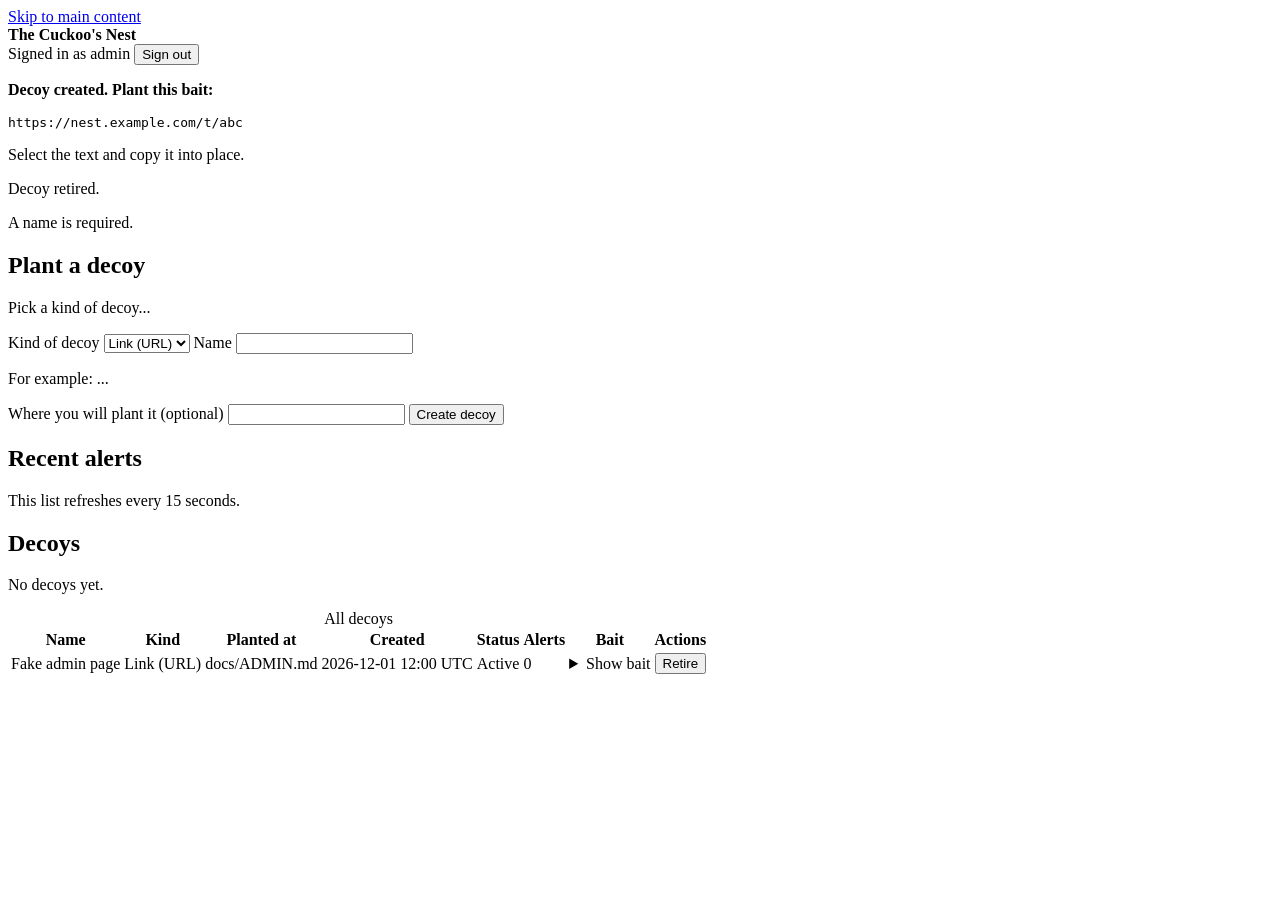
<file: src/main/resources/templates/dashboard.html>
<!DOCTYPE html>
<html th:lang="${#locale.language}" xmlns:th="http://www.thymeleaf.org">
<head th:replace="~{fragments/layout :: head(#{decoys.heading})}"></head>
<body>
<a class="skip" href="#main" th:text="#{app.skip}">Skip to main content</a>

<header class="bar">
    <strong th:text="#{app.name}">The Cuckoo's Nest</strong>
    <div class="bar-right">
        <div th:replace="~{fragments/layout :: languages}"></div>
        <form th:action="@{/logout}" method="post" class="inline">
            <span class="muted" th:text="#{header.signedInAs(${username})}">Signed in as admin</span>
            <button type="submit" class="link" th:text="#{header.signOut}">Sign out</button>
        </form>
    </div>
</header>

<main id="main" class="grid">
    <!-- Messages after an action. role="status" makes screen readers announce them. -->
    <div class="full" role="status">
        <div th:if="${createdBait}" class="notice">
            <p><strong th:text="#{create.done}">Decoy created. Plant this bait:</strong></p>
            <pre class="bait" th:text="${createdBait}">https://nest.example.com/t/abc</pre>
            <p class="muted" th:text="#{create.copyHint}">Select the text and copy it into place.</p>
        </div>
        <p th:if="${retired}" class="notice" th:text="#{decoys.retired}">Decoy retired.</p>
        <p th:if="${errorKey}" class="notice error" th:text="#{${errorKey}}">A name is required.</p>
    </div>

    <section class="card" aria-labelledby="create-heading">
        <h2 id="create-heading" th:text="#{create.heading}">Plant a decoy</h2>
        <p class="muted" th:text="#{create.intro}">Pick a kind of decoy...</p>
        <form th:action="@{/decoys}" method="post">
            <label for="type" th:text="#{create.type}">Kind of decoy</label>
            <select id="type" name="type">
                <option th:each="t : ${types}" th:value="${t}" th:text="#{'decoy.type.' + ${t}}">Link (URL)</option>
            </select>

            <label for="label" th:text="#{create.label}">Name</label>
            <input id="label" name="label" type="text" maxlength="200" required aria-describedby="label-hint">
            <p id="label-hint" class="hint" th:text="#{create.label.hint}">For example: ...</p>

            <label for="location" th:text="#{create.location}">Where you will plant it (optional)</label>
            <input id="location" name="location" type="text" maxlength="500">

            <button type="submit" th:text="#{create.submit}">Create decoy</button>
        </form>
    </section>

    <section class="card" aria-labelledby="alerts-heading">
        <h2 id="alerts-heading" th:text="#{alerts.heading}">Recent alerts</h2>
        <p class="hint" th:text="#{alerts.autoRefresh}">This list refreshes every 15 seconds.</p>
        <div id="alerts" aria-live="polite" th:data-fragment="@{/alerts/fragment}">
            <div th:replace="~{fragments/alerts :: alerts}"></div>
        </div>
    </section>

    <section class="card full" aria-labelledby="decoys-heading">
        <h2 id="decoys-heading" th:text="#{decoys.heading}">Decoys</h2>
        <p th:if="${#lists.isEmpty(decoys)}" class="muted" th:text="#{decoys.none}">No decoys yet.</p>
        <table th:unless="${#lists.isEmpty(decoys)}" class="stack">
            <caption class="visually-hidden" th:text="#{decoys.caption}">All decoys</caption>
            <thead>
            <tr>
                <th scope="col" th:text="#{decoys.col.name}">Name</th>
                <th scope="col" th:text="#{decoys.col.kind}">Kind</th>
                <th scope="col" th:text="#{decoys.col.where}">Planted at</th>
                <th scope="col" th:text="#{decoys.col.created}">Created</th>
                <th scope="col" th:text="#{decoys.col.status}">Status</th>
                <th scope="col" th:text="#{decoys.col.alerts}">Alerts</th>
                <th scope="col" th:text="#{decoys.col.bait}">Bait</th>
                <th scope="col" th:text="#{decoys.col.actions}">Actions</th>
            </tr>
            </thead>
            <tbody>
            <tr th:each="d : ${decoys}" th:classappend="${d.active} ? '' : 'retired'">
                <td th:data-label="#{decoys.col.name}" th:text="${d.label}">Fake admin page</td>
                <td th:data-label="#{decoys.col.kind}" th:text="#{'decoy.type.' + ${d.type}}">Link (URL)</td>
                <td th:data-label="#{decoys.col.where}" class="wrap"
                    th:text="${d.location} ?: #{decoys.unknownLocation}">docs/ADMIN.md</td>
                <td th:data-label="#{decoys.col.created}" th:text="${d.created}">2026-12-01 12:00 UTC</td>
                <td th:data-label="#{decoys.col.status}"
                    th:text="${d.active} ? #{decoys.status.active} : #{decoys.status.retired}">Active</td>
                <td th:data-label="#{decoys.col.alerts}" th:text="${d.alerts}">0</td>
                <td th:data-label="#{decoys.col.bait}">
                    <details>
                        <summary th:text="#{decoys.showBait}">Show bait</summary>
                        <pre class="bait" th:text="${d.bait}">https://nest.example.com/t/abc</pre>
                    </details>
                </td>
                <td th:data-label="#{decoys.col.actions}">
                    <form th:if="${d.active}" th:action="@{/decoys/{id}/retire(id=${d.id})}" method="post">
                        <button type="submit" class="secondary" th:aria-label="#{decoys.retire.label(${d.label})}"
                                th:text="#{decoys.retire}">Retire</button>
                    </form>
                </td>
            </tr>
            </tbody>
        </table>
    </section>
</main>

<script th:src="@{/js/alerts-refresh.js}" defer></script>
</body>
</html>
</file>
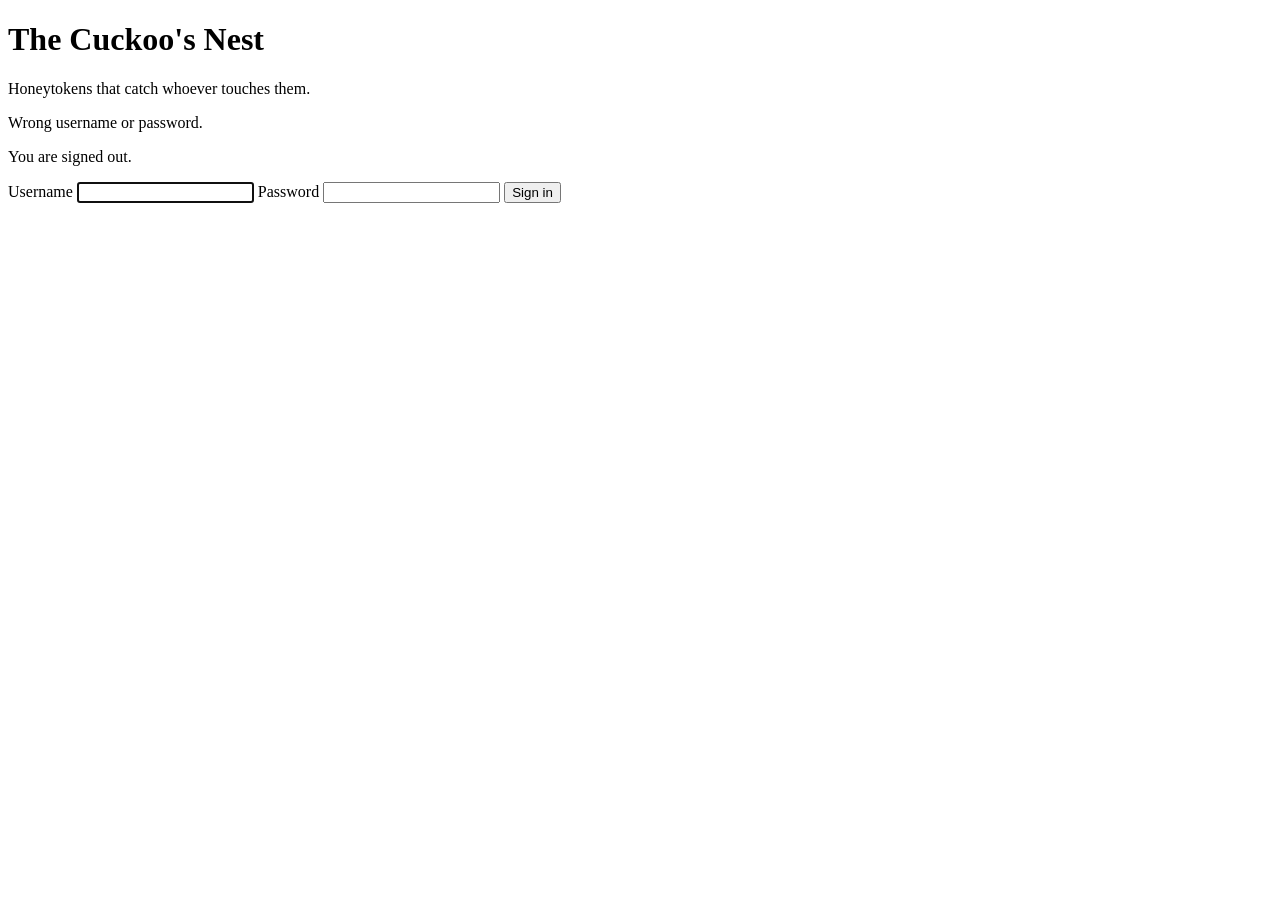
<file: src/main/resources/templates/login.html>
<!DOCTYPE html>
<html th:lang="${#locale.language}" xmlns:th="http://www.thymeleaf.org">
<head th:replace="~{fragments/layout :: head(#{login.title})}"></head>
<body class="center">
<main class="card narrow">
    <div th:replace="~{fragments/layout :: languages}"></div>
    <h1 th:text="#{app.name}">The Cuckoo's Nest</h1>
    <p class="muted" th:text="#{app.tagline}">Honeytokens that catch whoever touches them.</p>

    <p th:if="${param.error}" class="notice error" role="alert" th:text="#{login.error}">Wrong username or password.</p>
    <p th:if="${param.logout}" class="notice" role="status" th:text="#{login.loggedOut}">You are signed out.</p>

    <form th:action="@{/login}" method="post">
        <label for="username" th:text="#{login.username}">Username</label>
        <input id="username" name="username" type="text" autocomplete="username" required autofocus>

        <label for="password" th:text="#{login.password}">Password</label>
        <input id="password" name="password" type="password" autocomplete="current-password" required>

        <button type="submit" th:text="#{login.submit}">Sign in</button>
    </form>
</main>
</body>
</html>
</file>
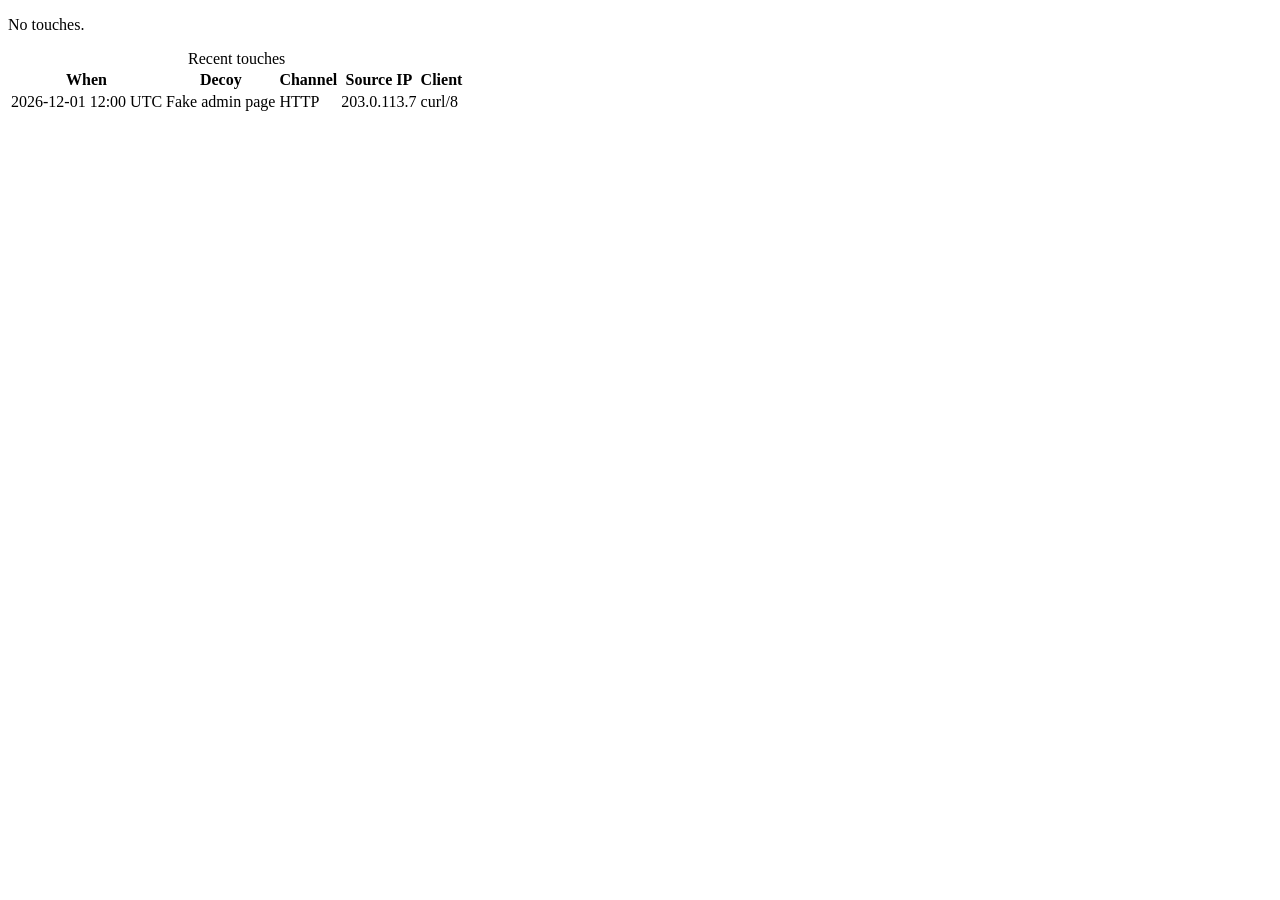
<file: src/main/resources/templates/fragments/alerts.html>
<!DOCTYPE html>
<html xmlns:th="http://www.thymeleaf.org">
<body>
<div th:fragment="alerts" id="alerts-table">
    <p th:if="${#lists.isEmpty(alerts)}" class="muted" th:text="#{alerts.none}">No touches.</p>
    <table th:unless="${#lists.isEmpty(alerts)}" class="stack">
        <caption class="visually-hidden" th:text="#{alerts.caption}">Recent touches</caption>
        <thead>
        <tr>
            <th scope="col" th:text="#{alerts.col.when}">When</th>
            <th scope="col" th:text="#{alerts.col.decoy}">Decoy</th>
            <th scope="col" th:text="#{alerts.col.channel}">Channel</th>
            <th scope="col" th:text="#{alerts.col.source}">Source IP</th>
            <th scope="col" th:text="#{alerts.col.client}">Client</th>
        </tr>
        </thead>
        <tbody>
        <tr th:each="a : ${alerts}">
            <td th:data-label="#{alerts.col.when}" th:text="${a.when}">2026-12-01 12:00 UTC</td>
            <td th:data-label="#{alerts.col.decoy}" th:text="${a.decoyLabel}">Fake admin page</td>
            <td th:data-label="#{alerts.col.channel}" th:text="${a.channel}">HTTP</td>
            <td th:data-label="#{alerts.col.source}" th:text="${a.sourceIp}">203.0.113.7</td>
            <td th:data-label="#{alerts.col.client}" class="wrap" th:text="${a.client}">curl/8</td>
        </tr>
        </tbody>
    </table>
</div>
</body>
</html>
</file>
